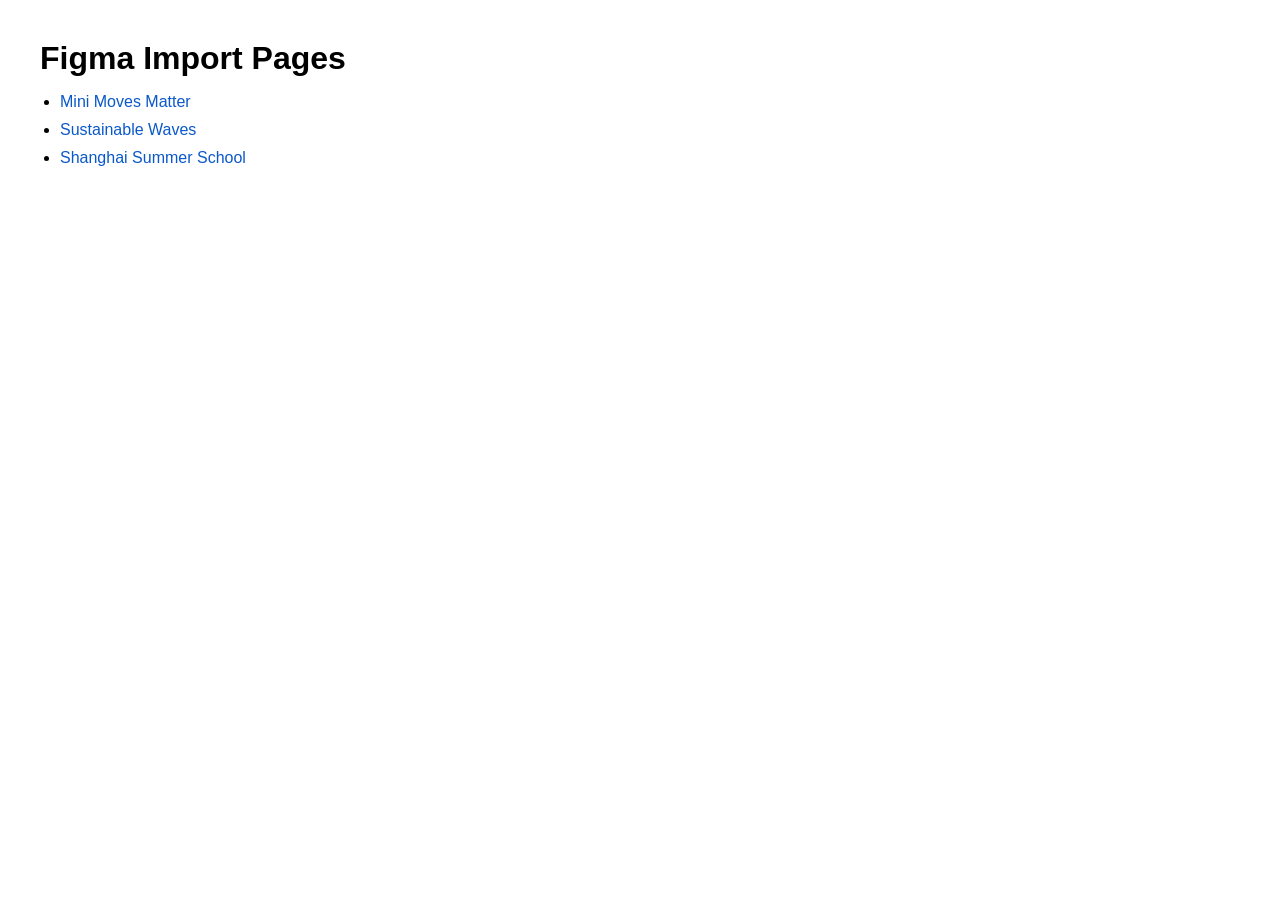
<file: web/figma-import/index.html>
<!DOCTYPE html>
<html lang="en">
<head>
  <meta charset="UTF-8" />
  <meta name="viewport" content="width=device-width, initial-scale=1.0" />
  <title>Figma Import Pages</title>
  <style>
    body { font-family: -apple-system, BlinkMacSystemFont, "Segoe UI", sans-serif; margin: 40px; }
    h1 { margin: 0 0 16px; }
    ul { margin: 0; padding-left: 20px; }
    li { margin-bottom: 10px; }
    a { color: #0a58ca; text-decoration: none; }
    a:hover { text-decoration: underline; }
  </style>
</head>
<body>
  <h1>Figma Import Pages</h1>
  <ul>
    <li><a href="./project-minimoves.html">Mini Moves Matter</a></li>
    <li><a href="./project-sustainable.html">Sustainable Waves</a></li>
    <li><a href="./project-summerschool.html">Shanghai Summer School</a></li>
  </ul>
</body>
</html>
</file>
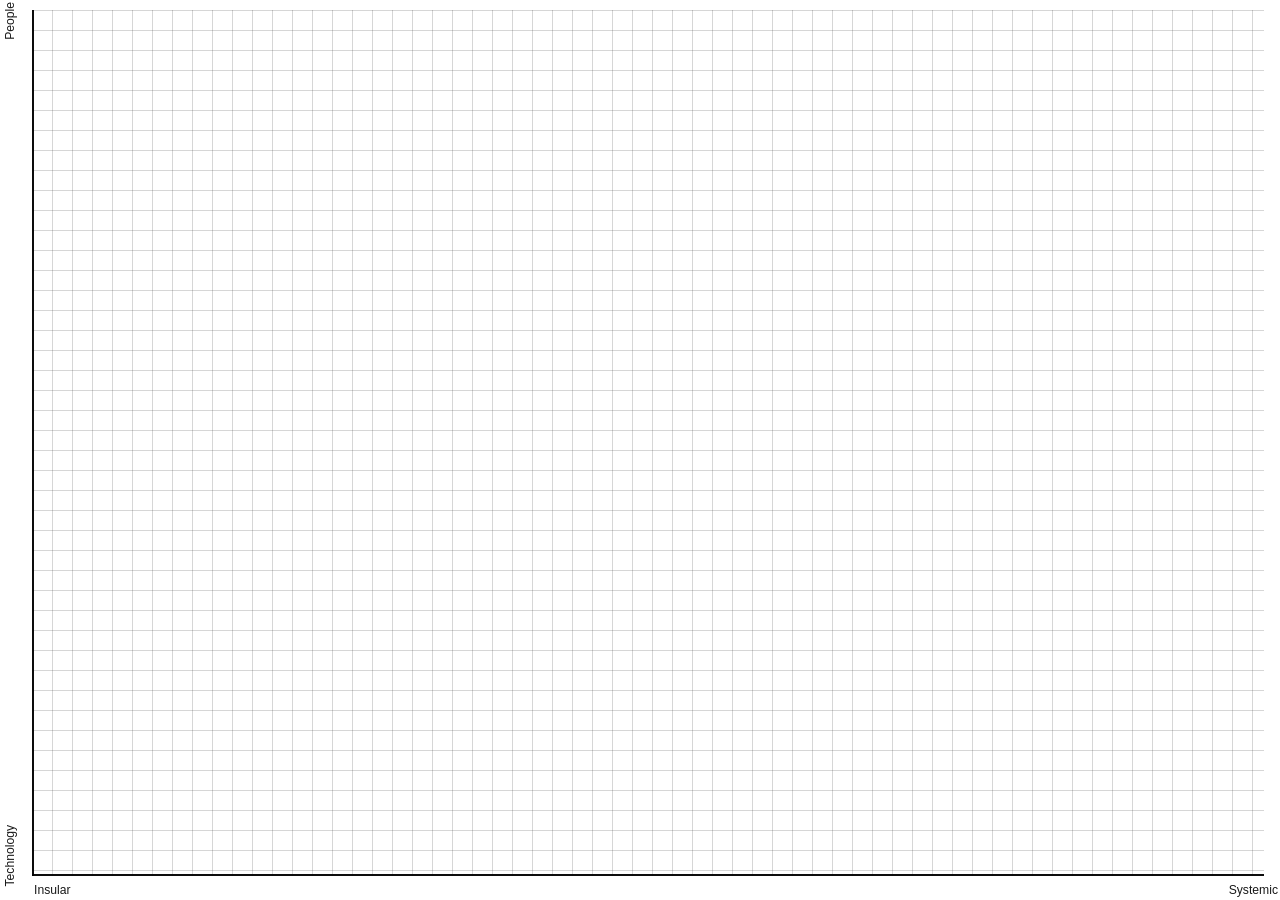
<file: web/figma-node-3008-820.html>
﻿<!doctype html>
<html lang="en">
<head>
  <meta charset="utf-8" />
  <meta name="viewport" content="width=device-width, initial-scale=1" />
  <title>Grid Axes</title>
  <style>
    :root {
      --frame-bg: #ffffff;
      --grid-line: rgba(0, 0, 0, 0.16);
      --axis: rgba(0, 0, 0, 0.95);
      --label: rgba(0, 0, 0, 0.9);
      --grid-step: 20px;
      --axis-stroke: 1.6px;

      /* Reserve space for labels so nothing is clipped */
      --pad-top: 10px;
      --pad-right: 16px;
      --pad-bottom: 24px;
      --pad-left: 32px;

      --font: "Manrope", "Atkinson Hyperlegible", sans-serif;
      --label-size: clamp(10px, 0.95vw, 14px);
    }

    * {
      box-sizing: border-box;
    }

    html,
    body {
      width: 100%;
      height: 100%;
      margin: 0;
      padding: 0;
      background: var(--frame-bg);
      overflow: hidden;
      font-family: var(--font);
    }

    .frame {
      position: relative;
      width: 100%;
      height: 100%;
      overflow: hidden;
      background: var(--frame-bg);
    }

    .canvas {
      position: absolute;
      inset: 0;
      padding: var(--pad-top) var(--pad-right) var(--pad-bottom) var(--pad-left);
      overflow: hidden;
      background: transparent;
    }

    .plot {
      position: relative;
      width: 100%;
      height: 100%;
      overflow: hidden;
      background: transparent;
      background-image:
        repeating-linear-gradient(
          to right,
          var(--grid-line) 0,
          var(--grid-line) 1px,
          transparent 1px,
          transparent var(--grid-step)
        ),
        repeating-linear-gradient(
          to bottom,
          var(--grid-line) 0,
          var(--grid-line) 1px,
          transparent 1px,
          transparent var(--grid-step)
        );
    }

    .axis-y,
    .axis-x {
      position: absolute;
      background: var(--axis);
    }

    .axis-y {
      left: 0;
      top: 0;
      bottom: 0;
      width: var(--axis-stroke);
    }

    .axis-x {
      left: 0;
      right: 0;
      bottom: 0;
      height: var(--axis-stroke);
    }

    .arrow-up,
    .arrow-right {
      position: absolute;
      width: 0;
      height: 0;
      display: block;
    }

    /* Real arrowheads (not X) */
    .arrow-up {
      left: calc(var(--axis-stroke) / 2 - 4px);
      top: -7px;
      border-left: 4px solid transparent;
      border-right: 4px solid transparent;
      border-bottom: 7px solid var(--axis);
    }

    .arrow-right {
      right: -7px;
      bottom: calc(var(--axis-stroke) / 2 - 4px);
      border-top: 4px solid transparent;
      border-bottom: 4px solid transparent;
      border-left: 7px solid var(--axis);
    }

    .label {
      position: absolute;
      margin: 0;
      color: var(--label);
      font-size: var(--label-size);
      font-weight: 400;
      line-height: 1;
      letter-spacing: 0;
      user-select: none;
      white-space: nowrap;
    }

    .label-vertical {
      writing-mode: vertical-rl;
      transform: rotate(180deg);
    }

    .label-people {
      left: 4px;
      top: 2px;
    }

    .label-technology {
      left: 4px;
      bottom: 14px;
    }

    .label-insular {
      left: 34px;
      bottom: 4px;
    }

    .label-systemic {
      right: 2px;
      bottom: 4px;
      text-align: right;
    }
  </style>
</head>
<body>
  <main class="frame" data-node-id="3008:820">
    <div class="canvas" data-node-id="3008:787">
      <section class="plot" aria-label="Grid and axis chart">
        <div class="axis-y" data-node-id="2997:3794" aria-hidden="true">
          <span class="arrow-up" aria-hidden="true"></span>
        </div>

        <div class="axis-x" data-node-id="2997:3795" aria-hidden="true">
          <span class="arrow-right" aria-hidden="true"></span>
        </div>
      </section>

      <p class="label label-vertical label-people" data-node-id="2997:3798">People</p>
      <p class="label label-vertical label-technology" data-node-id="2997:3796">Technology</p>
      <p class="label label-insular" data-node-id="2997:3797">Insular</p>
      <p class="label label-systemic" data-node-id="2997:3914">Systemic</p>
    </div>
  </main>
</body>
</html>
</file>
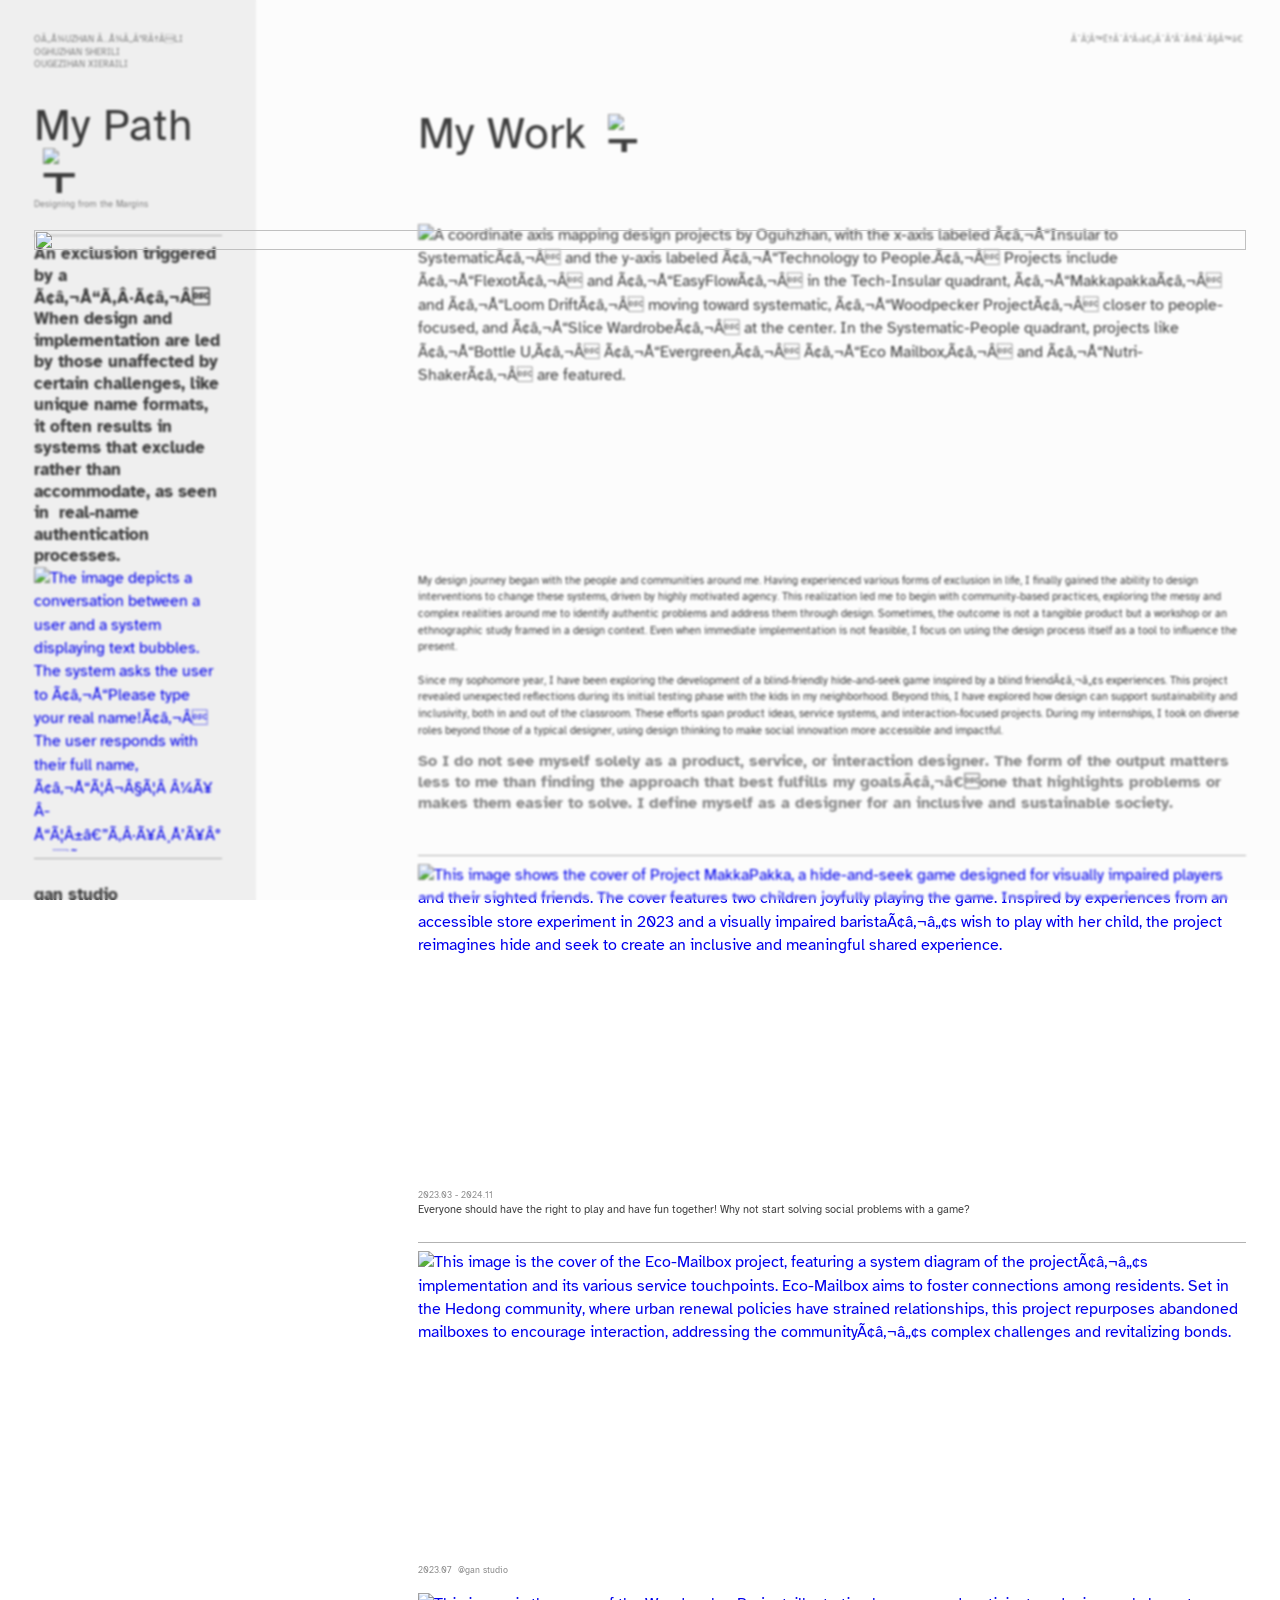
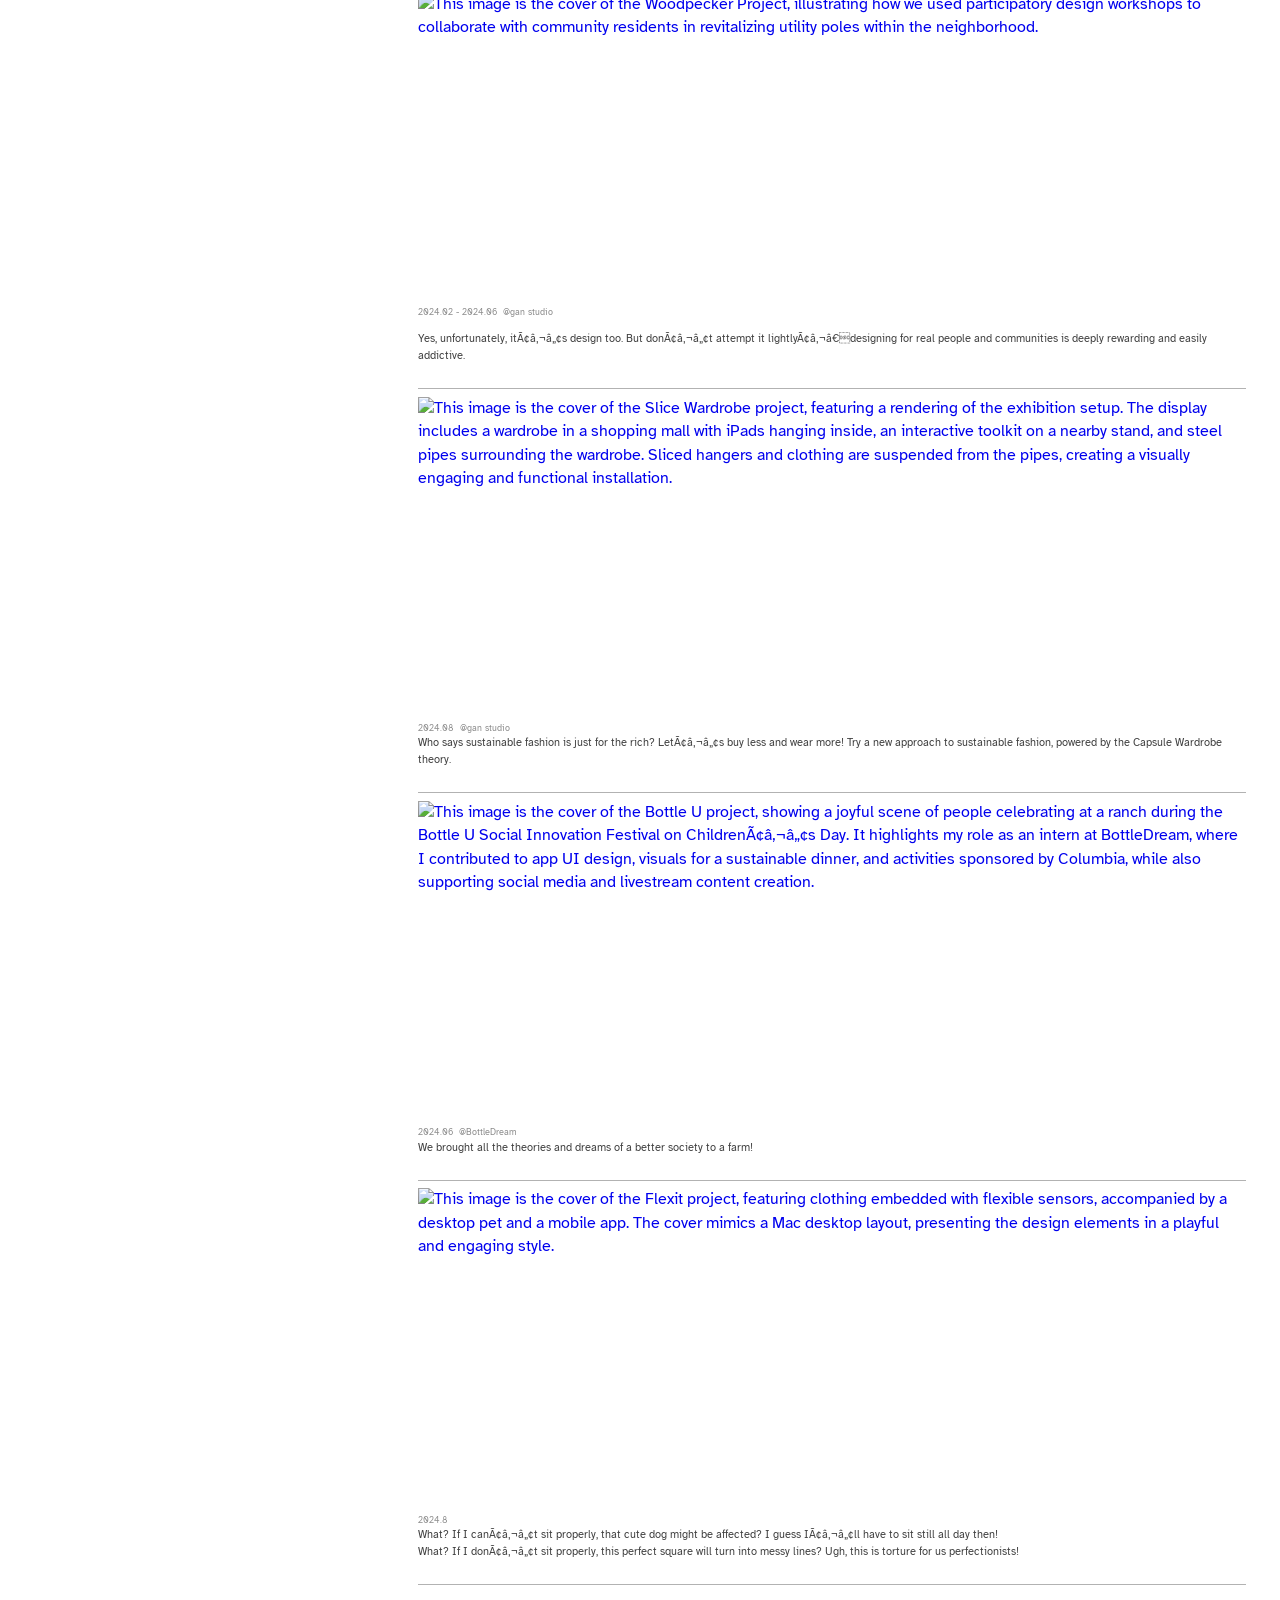
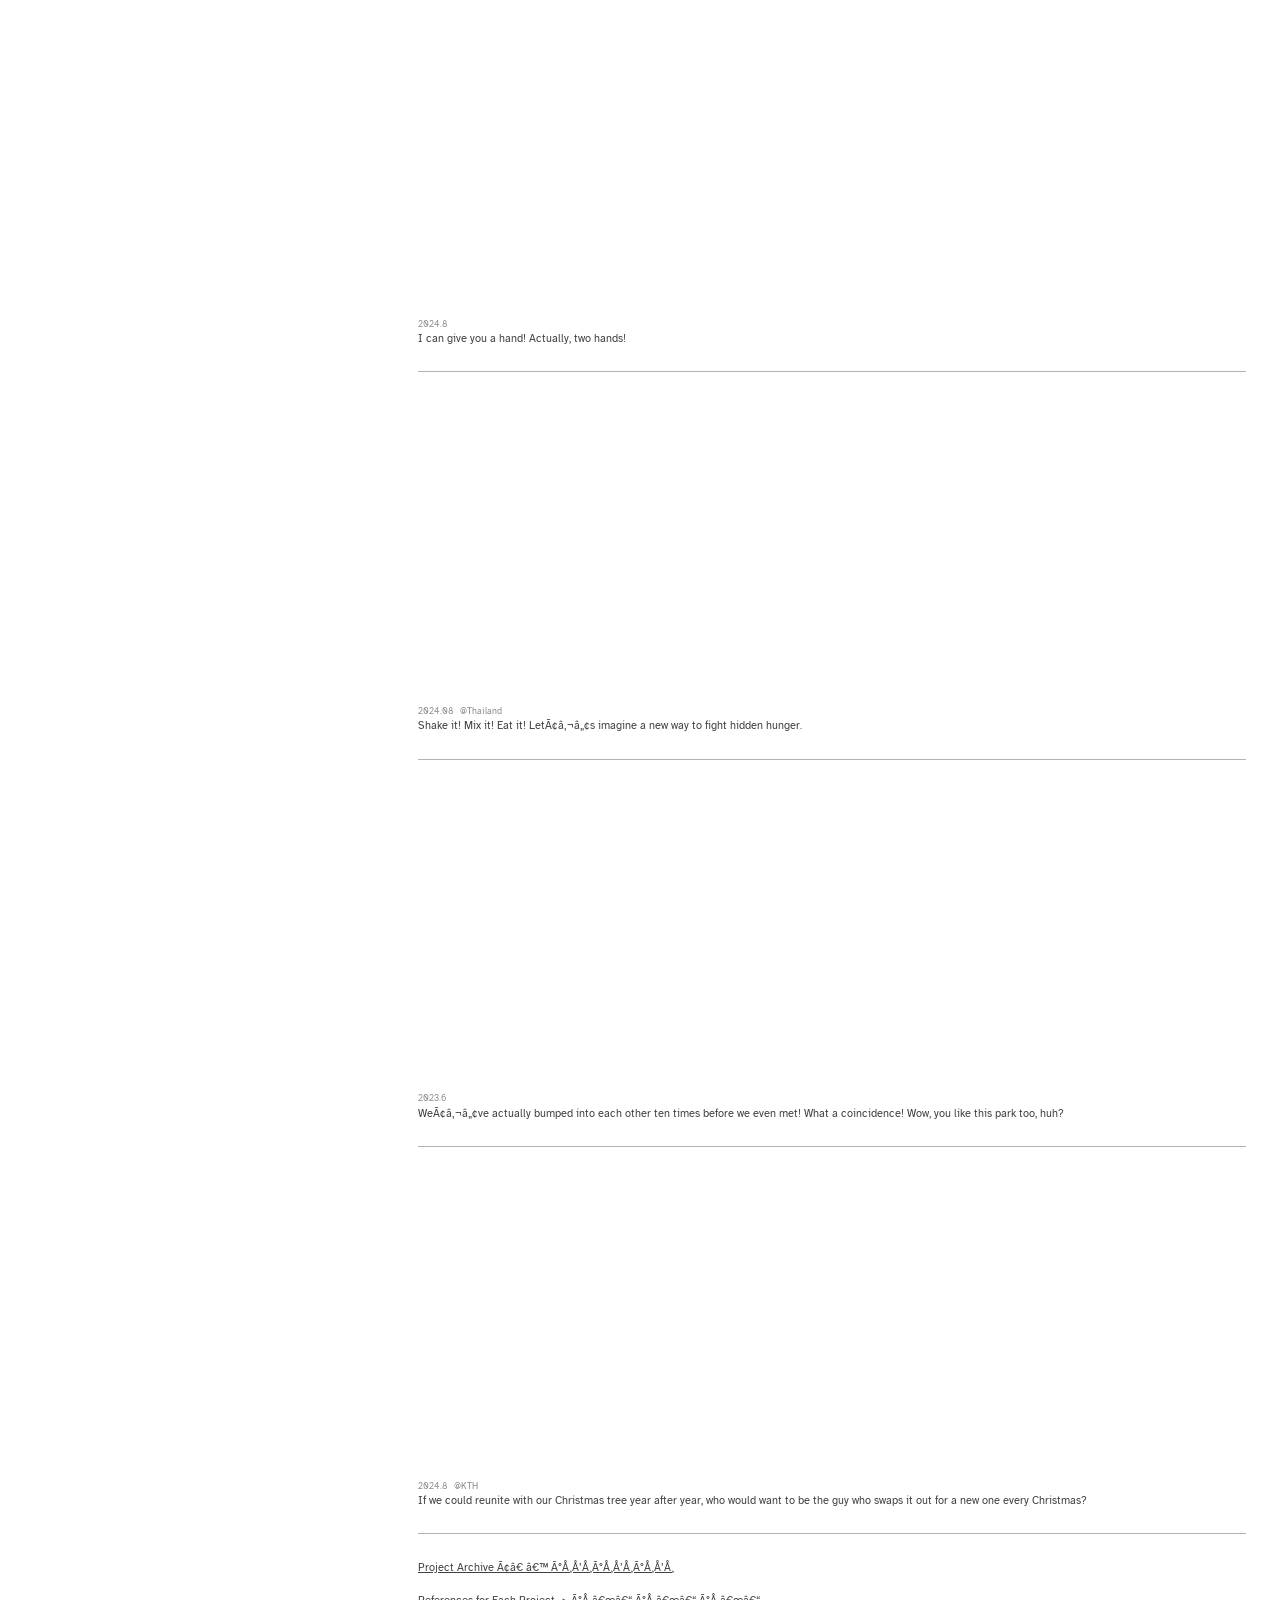
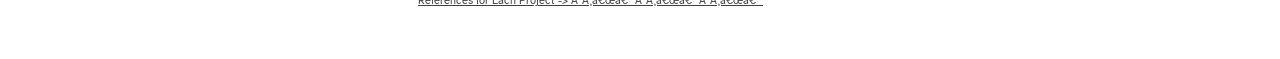
<file: web/Oghuzhan _wanna_be_changemaker_overlay.html>
﻿<!DOCTYPE html>
<!-- saved from url=(0033)./Oghuzhan _wanna_be_changemaker_overlay.html -->
<html class="" style="--base-size: 11.131200000000002px; --viewport-height: 773px; --min-viewport-height: 773px;">
<head>
<meta http-equiv="Content-Type" content="text/html; charset=UTF-8">
		
		<meta name="viewport" content="width=device-width, initial-scale=1, shrink-to-fit=no">

		
			<title>Oghuzhan _wanna_be_changemaker</title>
			<script>window.__PRELOADED_STATE__={"structure":{"byParent":{"root":[]},"bySort":{},"indexById":{},"liveIndexes":{}},"site":{"id":2656307,"direct_link":"https://570925.cargo.site","display_url":"570925.cargo.site","favicon_url":"https://freight.cargo.site/t/original/i/I2113605516825922314451688986568/Screenshot-2024-12-14-at-11.25.49.ico","site_url":"570925","domain":null,"domain_active":false,"domain_pending":false,"website_title":"Oghuzhan _wanna_be_changemaker","has_site_description":true,"site_description":"cargo.site","is_template":false,"access_level":"private"},"pages":{"byId":{}},"sets":{"byId":{}},"media":{"data":[]},"css":{},"siteDesign":{"images":{},"quick_view":{},"site":{"enableColorFilter":false,"enableHomeLinkActiveStates":false},"cart":{"theme":"light"},"contact_form":{"theme":"light"}},"frontendState":{"hasSiteModel":true,"hasScaffolding":true,"hasSiteDesign":true,"hasSiteCSS":true,"hasShopModel":false,"hasSitePackage":true,"pointerType":"mouse","quickView":{"mode":"default","inited":false,"autoScrolling":false,"elementArray":false,"activeIndex":0,"startingIndex":0},"contactForm":{"transition":false,"inited":false},"adminMode":false,"inAdminFrame":false,"renderedPages":[],"networkErrors":[],"pageNotFound":false,"fontsLoaded":[],"activeHashPurl":"","lastVisiblePid":null,"hostname":"570925.cargo.site"},"commerce":{"products":{},"cart":{},"shop":{}}}</script>
			<meta name="robots" content="noindex">

		<style id="static-css">html:has(body.editing)::-webkit-scrollbar{display:none !important}body.editing::-webkit-scrollbar{display:none !important}html:has(body.editing){-ms-overflow-style:none;scrollbar-width:none}body.editing{-ms-overflow-style:none;scrollbar-width:none}body.wf-initial-load *,html.wf-initial-load *{color:transparent !important;-webkit-text-stroke:0px transparent;text-shadow:0 0 transparent}html.wf-initial-load hr{background:none !important}body{--baseColor-accent: #FF0000;--baseColor-accent-rgb: 255, 0, 0;--baseColor-accent-reverse-rgb: 255, 255, 255}*{-webkit-box-sizing:border-box;-moz-box-sizing:border-box;box-sizing:border-box}:focus{outline:0}select,select *{text-rendering:auto !important}html,body{min-height:var(--viewport-height, 100vh);margin:0;padding:0}html{--mobile-scale: 1;font-size:var(--base-size);touch-action:manipulation;position:relative}html.mobile{font-size:calc(var(--base-size)*var(--mobile-scale))}body{-moz-osx-font-smoothing:grayscale;-webkit-font-smoothing:antialiased;-webkit-text-size-adjust:none;display:flex;flex-direction:column;width:100%;min-height:var(--viewport-height, 100vh);justify-content:flex-start;margin:0;padding:0;background-color:#fff}body.no-scroll{overflow:hidden}customhtml>*{position:relative;z-index:10}.page a.active,bodycopy * a{text-decoration-color:unset;-webkit-text-decoration-color:unset}.content{display:flex;flex-direction:column;align-items:flex-start;justify-content:flex-start;min-height:100%;position:relative;flex-grow:1;border-color:transparent;border-width:0}.pages{width:100%;flex:1 0 auto}@supports(height: 100svh){.page.stacked-page:not(.fixed){--viewport-height: 100svh}.page.stacked-page+.page.stacked-page:not(.fixed){--viewport-height: 100vh}body.mobile .content:has(.stacked-page) .page.pinned.overlay:not(.fixed){--viewport-height: 100svh}}.overlay-content{mix-blend-mode:var(--overlay-mix, normal)}.page{--split-backdrop-height: calc(var(--min-viewport-height) / 2);--split-content-height: calc(var(--viewport-height) - var(--split-backdrop-height));position:relative;display:flex;justify-content:center;flex-wrap:nowrap;flex-direction:row;max-width:100%;width:100%;flex:0;mix-blend-mode:var(--page-mix, normal)}.page.has-backdrop-filter{background-color:rgba(0, 0, 0, 0.01);backdrop-filter:var(--page-backdrop-filter, none);-webkit-backdrop-filter:var(--page-backdrop-filter, none)}.overlay-content .page{mix-blend-mode:unset}.overlay-content .page::after{content:" ";display:block;position:fixed;width:100dvw;height:100dvh;top:0;left:0;z-index:-1}.overlay-content.is-passthrough-overlay .page::after{display:none}.mobile .page{flex-wrap:wrap}.page.overlay{position:absolute}.page.pinned-top,.page.pinned-bottom{flex:0;z-index:2;left:0;right:0}.page.pinned-bottom{transform:unset}.page.pinned-bottom.loading{will-change:transform;transform:translate(0, 0, 0)}.page.pinned-top{top:0}.page.pinned-bottom{bottom:0}.page.fixed{position:fixed;max-height:var(--viewport-height, 100vh)}.page.fixed .page-layout{max-height:var(--viewport-height, 100vh)}.page.fixed.allow-scroll .page-content{max-height:var(--viewport-height, 100vh);scrollbar-width:none;-ms-overflow-style:none;-webkit-overflow-scrolling:touch;overflow-y:auto;overflow-x:hidden}.page.fixed.allow-scroll .page-content{pointer-events:auto}.page.fixed.allow-scroll .page-content::-webkit-scrollbar{width:0;background:0 0;display:none}.page.overlay{position:absolute}.page.overlay,.page.overlay .page-layout,.page.fixed,.page.fixed .page-layout{pointer-events:none}body.editing .page.overlay .page-content,body.editing .page.overlay .page-content *,body.editing .page.fixed .page-content,body.editing .page.fixed .page-content *,body.editing .page.fixed.allow-scroll .page-content,body.editing .page.fixed.allow-scroll .page-content *,body.editing .page:not([editing=true]){-moz-user-select:none;-webkit-user-select:none;-ms-user-select:none;user-select:none}body.editing .page.overlay[editing=true] .page-content,body.editing .page.overlay[editing=true] .page-content *,body.editing .page.fixed[editing=true] .page-content,body.editing .page.fixed[editing=true] .page-content *,body.editing .page.fixed.allow-scroll[editing=true] .page-content,body.editing .page.fixed.allow-scroll[editing=true] .page-content *{pointer-events:auto;-moz-user-select:auto;-webkit-user-select:auto;-ms-user-select:auto;user-select:auto}.page.fixed .page-content bodycopy a,.page.overlay .page-content bodycopy a,.page.fixed .page-content bodycopy img,.page.overlay .page-content bodycopy img,.page.fixed .page-content bodycopy iframe,.page.overlay .page-content bodycopy iframe,.page.fixed .page-content bodycopy video,.page.overlay .page-content bodycopy video,.page.fixed .page-content bodycopy audio,.page.overlay .page-content bodycopy audio,.page.fixed .page-content bodycopy input,.page.overlay .page-content bodycopy input,.page.fixed .page-content bodycopy button,.page.overlay .page-content bodycopy button,.page.fixed .page-content bodycopy audio-player,.page.overlay .page-content bodycopy audio-player,.page.fixed .page-content bodycopy shop-product,.page.overlay .page-content bodycopy shop-product,.page.fixed .page-content bodycopy details,.page.overlay .page-content bodycopy details,.page.overlay .page-content bodycopy .linked,.page.overlay .page-content bodycopy .zoomable,.page.fixed .page-content bodycopy .linked,.page.fixed .page-content bodycopy .zoomable,.page.fixed .page-content bodycopy gallery-slideshow,.page.overlay .page-content bodycopy gallery-slideshow{pointer-events:auto}.page-layout{flex-grow:1;position:relative;display:flex;flex-direction:row;align-items:flex-start;justify-content:flex-start;width:0%;mix-blend-mode:var(--page-layout-mix, normal)}.page-content{display:flex;flex-direction:row;height:100%;align-items:flex-start;border-color:transparent;border-width:0;width:100%;filter:var(--page-content-filter, none);-webkit-filter:var(--page-content-filter, none)}.page-content.has-content-backdrop-filter{backdrop-filter:var(--page-content-backdrop-filter, none);-webkit-backdrop-filter:var(--page-content-backdrop-filter, none)}.page-content.has-content-backdrop-filter:has(.empty-editor)::before{content:" ";display:block;height:1px;width:1px;overflow:hidden;position:absolute;top:0;left:0;background:rgba(0, 0, 0, 0.01)}.page.accepts-pointer-events *,.page-content.accepts-pointer-events,.page-content.accepts-pointer-events *{pointer-events:auto}[position=fixed]{position:fixed;overflow-y:auto;overflow-x:hidden;max-height:100vh;pointer-events:none}[position=fixed] bodycopy{pointer-events:auto}[position=absolute]{position:absolute}[position=relative]{position:relative}.top-pins [position=fixed],.top-pins [position=absolute]{top:0;left:0;right:0;z-index:999}.bottom-pins [position=fixed],.bottom-pins [position=absolute]{bottom:0;left:0;right:0;z-index:999}h1,h2,h3,h4,h5,h6,h7,h8,h9{contain:layout}.caption-background h1,.caption-background h2,.caption-background h3,.caption-background h4,.caption-background h5,.caption-background h6,.caption-background h7,.caption-background h8,.caption-background h9{contain:none}.overlay-content{position:fixed;inset:0;pointer-events:none;max-height:100dvh;--viewport-height: var(--viewport-height, 100vh);overflow:auto;--elastic-scroll: true}body.has-scrollable-overlay .content media-item::part(iframe),body.has-scrollable-overlay .content .behind-top-scrollable-overlay media-item::part(iframe){pointer-events:none;z-index:-1000}body.has-scrollable-overlay .overlay-content.top-overlay media-item::part(iframe){pointer-events:auto;z-index:unset}.overlay-content::-webkit-scrollbar{display:none}.overlay-content .page-layout{min-height:fit-content}.overlay-content .page,.overlay-content .page-content,.overlay-content .page-layout{pointer-events:auto}.overlay-content.is-passthrough-overlay .page,.overlay-content.is-passthrough-overlay .page-layout{pointer-events:none}.overlay-content.is-passthrough-overlay .page-content{pointer-events:auto}.overlay-content.is-content-passthrough-overlay .page,.overlay-content.is-content-passthrough-overlay .page-layout,.overlay-content.is-content-passthrough-overlay .page-content,.overlay-content.is-content-passthrough-overlay .page-content bodycopy{pointer-events:none}.overlay-content.is-content-passthrough-overlay .page-content bodycopy>*:not(column-set),.overlay-content.is-content-passthrough-overlay .page-content bodycopy column-unit *{pointer-events:auto}body.editing .overlay-content .page[editing=true] bodycopy,body.editing .overlay-content .page[editing=true] bodycopy>*{pointer-events:auto}.overlay-content.overlay-animating{--scroll-transition: unset!important;overflow:hidden}.overlay-content.overlay-open.overlay-animating .page{will-change:opacity,background-color;animation:overlayOpen var(--overlay-open-duration) var(--overlay-open-easing, "ease-in-out")}.overlay-content.overlay-open .page:has(.has-content-backdrop-filter):not(:has(.backdrop)){will-change:background-color;animation:overlayOpenWithoutOpacity var(--overlay-open-duration) var(--overlay-open-easing, "ease-in-out")}.overlay-content.overlay-close.overlay-animating .page{will-change:opacity,background-color;animation:overlayClose var(--overlay-close-duration) var(--overlay-close-easing, "ease-in-out")}.overlay-content.overlay-close .page:has(.has-content-backdrop-filter):not(:has(.backdrop)){will-change:background-color;animation:overlayCloseWithoutOpacity var(--overlay-close-duration) var(--overlay-close-easing, "ease-in-out")}.overlay-content.overlay-open.overlay-animating .page-content{will-change:transform,clip-path;animation:overlayOpenContent var(--overlay-open-duration) var(--overlay-open-easing, "ease-in-out")}.overlay-content.overlay-open.overlay-animating .page-content.has-content-backdrop-filter{will-change:transform,clip-path,opacity;animation:overlayOpenContent var(--overlay-open-duration) var(--overlay-open-easing, "ease-in-out"),overlayOpenOpacity var(--overlay-open-duration) var(--overlay-open-easing, "ease-in-out")}.overlay-content.overlay-close.overlay-animating .page-content{will-change:transform,clip-path;animation:overlayCloseContent var(--overlay-close-duration) var(--overlay-close-easing, "ease-in-out")}.overlay-content.overlay-close.overlay-animating .page-content.has-content-backdrop-filter{will-change:transform,clip-path,opacity;animation:overlayCloseContent var(--overlay-close-duration) var(--overlay-close-easing, "ease-in-out"),overlayCloseOpacity var(--overlay-close-duration) var(--overlay-close-easing, "ease-in-out")}.overlay-content.touch-overscroll-transform .page-content{transform:var(--touch-overscroll-transform, translate(0px, 0px)) !important}@keyframes scrollAnimationFadeIn-1{0%{opacity:0}15%{opacity:1}}@keyframes scrollAnimationFadeIn-2{0%{opacity:0}22.5%{opacity:1}100%{opacity:1}}@keyframes scrollAnimationFadeIn-3{0%{opacity:0}38%{opacity:1}100%{opacity:1}}@keyframes scrollAnimationFadeOut-1{85%{opacity:1}100%{opacity:0}}@keyframes scrollAnimationFadeOut-2{0%{opacity:1}77.5%{opacity:1}100%{opacity:0}}@keyframes scrollAnimationFadeOut-3{0%{opacity:1}65%{opacity:1}100%{opacity:0}}@keyframes scrollAnimationFadeInOut-1{0%{opacity:0}15%{opacity:1}85%{opacity:1}100%{opacity:0}}@keyframes scrollAnimationFadeInOut-2{0%{opacity:0}20%{opacity:1}82.5%{opacity:1}100%{opacity:0}}@keyframes scrollAnimationFadeInOut-3{0%{opacity:0}30%{opacity:1}75%{opacity:1}100%{opacity:0}}@keyframes scrollAnimationFlyIn-1{0%{transform:translateY(5vh)}15%{transform:scale(1)}85%{transform:scale(1)}100%{transform:scale(1)}}@keyframes scrollAnimationFlyIn-2{0%{transform:translateY(10vh)}30%{transform:scale(1)}70%{transform:scale(1)}100%{transform:scale(1)}}@keyframes scrollAnimationFlyIn-3{0%{transform:translateY(20vh)}35%{transform:scale(1)}65%{transform:scale(1)}100%{transform:scale(1)}}@keyframes scrollAnimationFlyInFadeIn-1{0%{opacity:.4;transform:translateY(25px)}50%{opacity:1;transform:translateY(0px)}}@keyframes scrollAnimationFlyInFadeIn-2{0%{opacity:0;transform:translateY(50px)}50%{opacity:1;transform:translateY(0vh)}}@keyframes scrollAnimationFlyInFadeIn-3{0%{opacity:0;transform:translateY(100px)}50%{opacity:1;transform:translateY(0vh)}}@keyframes scrollAnimationFlyOut-1{35%{transform:scale(1)}85%{transform:scale(1)}100%{transform:translateY(-5vh)}}@keyframes scrollAnimationFlyOut-2{35%{transform:scale(1)}70%{transform:scale(1)}100%{transform:translateY(-10vh)}}@keyframes scrollAnimationFlyOut-3{35%{transform:scale(1)}65%{transform:scale(1)}100%{transform:translateY(-20vh)}}@keyframes scrollAnimationFlyInOut-1{0%{transform:translateY(5vh)}35%{transform:scale(1)}85%{transform:scale(1)}100%{transform:translateY(-5vh)}}@keyframes scrollAnimationFlyInOut-2{0%{transform:translateY(10vh)}35%{transform:scale(1)}70%{transform:scale(1)}100%{transform:translateY(-10vh)}}@keyframes scrollAnimationFlyInOut-3{0%{transform:translateY(20vh)}35%{transform:scale(1)}65%{transform:scale(1)}100%{transform:translateY(-20vh)}}@keyframes scrollAnimationBlurIn-1{0%{filter:blur(5px)}10%{filter:blur(5px)}30%{filter:blur(0px)}}@keyframes scrollAnimationBlurIn-2{0%{filter:blur(8px)}12.5%{filter:blur(8px)}35%{filter:blur(0px)}}@keyframes scrollAnimationBlurIn-3{0%{filter:blur(13px)}15%{filter:blur(13px)}40%{filter:blur(0px)}}@keyframes scrollAnimationScaleInOut-1{0%{transform:scale(0.875);transform-origin:50% 0%}50%{transform:scale(1);transform-origin:50% 50%}100%{transform:scale(0.875);transform-origin:50% 100%}}@keyframes scrollAnimationScaleInOut-2{0%{transform:scale(0.6);transform-origin:50% 0%}50%{transform:scale(1);transform-origin:50% 50%}100%{transform:scale(0.6);transform-origin:50% 100%}}@keyframes scrollAnimationScaleInOut-3{0%{transform:scale(0.4);transform-origin:50% 0%}50%{transform:scale(1);transform-origin:50% 50%}100%{transform:scale(0.4);transform-origin:50% 100%}}@keyframes scrollAnimationScaleIn-1{0%{transform:scale(0.875);transform-origin:50% 0%}50%{transform:scale(1);transform-origin:50% 0%}100%{transform:scale(1);transform-origin:50% 0%}}@keyframes scrollAnimationScaleIn-2{0%{transform:scale(0.6);transform-origin:50% 0%}50%{transform:scale(1);transform-origin:50% 0%}100%{transform:scale(1);transform-origin:50% 0%}}@keyframes scrollAnimationScaleIn-3{0%{transform:scale(0.4);transform-origin:50% 0%}50%{transform:scale(1);transform-origin:50% 0%}100%{transform:scale(1);transform-origin:50% 0%}}@keyframes scrollAnimationScaleOut-1{0%{transform:scale(1);transform-origin:50% 100%}50%{transform:scale(1);transform-origin:50% 100%}100%{transform:scale(0.875);transform-origin:50% 100%}}@keyframes scrollAnimationScaleOut-2{0%{transform:scale(1);transform-origin:50% 100%}50%{transform:scale(1);transform-origin:50% 100%}100%{transform:scale(0.6);transform-origin:50% 100%}}@keyframes scrollAnimationScaleOut-3{0%{transform:scale(1);transform-origin:50% 100%}50%{transform:scale(1);transform-origin:50% 100%}100%{transform:scale(0.4);transform-origin:50% 100%}}@keyframes scrollAnimationHelix-1{0%{transform:perspective(4000px) rotatey(35deg) rotatez(1.5deg)}100%{transform:perspective(4000px) rotatey(-35deg) rotatez(-1.5deg)}}@keyframes scrollAnimationHelix-2{0%{transform:perspective(3000px) rotatey(60deg) rotatez(2deg)}100%{transform:perspective(3000px) rotatey(-60deg) rotatez(-2deg)}}@keyframes scrollAnimationHelix-3{0%{transform:perspective(2000px) rotatey(90deg) rotatez(3deg)}100%{transform:perspective(2000px) rotatey(-90deg) rotatez(-3deg)}}@keyframes scrollAnimationConveyor-1{0%{transform:perspective(2500px) translateZ(25em) rotateX(45deg)}40%{transform:perspective(2500px) rotateX(0deg)}100%{transform:perspective(2500px) rotateX(0deg)}}@keyframes scrollAnimationConveyor-2{0%{transform:perspective(2400px) translateZ(30em) rotateX(60deg)}50%{transform:perspective(2400px) rotateX(0deg)}100%{transform:perspective(2400px) rotateX(0deg)}}@keyframes scrollAnimationConveyor-3{0%{transform:perspective(2300px) translateZ(45em) rotateX(85deg)}60%{transform:perspective(2300px) rotateX(0deg)}100%{transform:perspective(2300px) rotateX(0deg)}}@keyframes scrollAnimationRebound-1{0%{transform:perspective(2100px) translateZ(-30em) rotateX(50deg);transform-origin:50% 100%}47%{transform:perspective(2100px) translateZ(0em) rotateX(0deg);transform-origin:50% 50%}53%{transform:perspective(2100px) translateZ(0em) rotateX(0deg);transform-origin:50% 50%}100%{transform:perspective(2100px) translateZ(-30em) rotateX(-50deg);transform-origin:50% 0%}}@keyframes scrollAnimationRebound-2{0%{transform:perspective(1800px) translateZ(-50em) rotateX(70deg);transform-origin:50% 100%}47%{transform:perspective(1800px) translateZ(0em) rotateX(0deg);transform-origin:50% 50%}53%{transform:perspective(1800px) translateZ(0em) rotateX(0deg);transform-origin:50% 50%}100%{transform:perspective(1800px) translateZ(-50em) rotateX(-70deg);transform-origin:50% 0%}}@keyframes scrollAnimationRebound-3{0%{transform:perspective(1300px) translateZ(-70em) rotateX(90deg);transform-origin:50% 100%}47%{transform:perspective(1300px) translateZ(0em) rotateX(0deg);transform-origin:50% 50%}53%{transform:perspective(1300px) translateZ(0em) rotateX(0deg);transform-origin:50% 50%}100%{transform:perspective(1300px) translateZ(-70em) rotateX(-90deg);transform-origin:50% 0%}}@keyframes scrollTransitionFadeUp-1{0%{opacity:0;transform:translateY(25px)}25%{opacity:1;transform:translateY(0vh)}}@keyframes scrollTransitionFadeUp-2{0%{opacity:0;transform:translateY(40px)}25%{opacity:1;transform:translateY(0vh)}}@keyframes scrollTransitionFadeUp-3{0%{opacity:0;transform:translateY(50px)}25%{opacity:1;transform:translateY(0vh)}}@keyframes scrollTransitionScaleUp-1{0%{opacity:0;transform:scale(0.95)}25%{opacity:1;transform:scale(1)}}@keyframes scrollTransitionScaleUp-2{0%{opacity:0;transform:scale(0.875)}25%{opacity:1;transform:scale(1)}}@keyframes scrollTransitionScaleUp-3{0%{opacity:0;transform:scale(0.75)}25%{opacity:1;transform:scale(1)}}@keyframes scrollAnimationTwistUp-1{0%{opacity:0;transform:translateY(25px) rotateY(27deg) rotateZ(1.5deg) perspective(4000px)}25%{opacity:1;transform:translateY(0vh)}}@keyframes scrollAnimationTwistUp-2{0%{opacity:0;transform:translateY(40px) rotateY(35deg) rotateZ(2deg) perspective(3000px)}25%{opacity:1;transform:translateY(0vh)}}@keyframes scrollAnimationTwistUp-3{0%{opacity:0;transform:translateY(65px) rotateY(40deg) rotateZ(3deg) perspective(2000px)}25%{opacity:1;transform:translateY(0vh)}}@keyframes scrollTransitionBlurIn-1{0%{filter:blur(5px);transform:scale(0.992)}25%{filter:blur(0px);transform:scale(1)}}@keyframes scrollTransitionBlurIn-2{0%{filter:blur(8px);transform:scale(0.992)}25%{filter:blur(0px);transform:scale(1)}}@keyframes scrollTransitionBlurIn-3{0%{filter:blur(13px);transform:scale(0.992)}25%{filter:blur(0px);transform:scale(1)}}@keyframes scrollTransitionColorIn-1{0%{filter:saturate(50%)}32%{filter:saturate(100%)}}@keyframes scrollTransitionColorIn-2{0%{filter:saturate(25%)}32%{filter:saturate(100%)}}@keyframes scrollTransitionColorIn-3{0%{filter:saturate(0%)}32%{filter:saturate(100%)}}@keyframes scrollTransitionRebound-1{0%{transform:perspective(1500px) translateZ(0em) rotateX(30deg);transform-origin:50% 100%;opacity:0}25%{transform:perspective(1500px) translateZ(0em) rotateX(0deg);transform-origin:50% 50%;opacity:1}}@keyframes scrollTransitionRebound-2{0%{transform:perspective(1800px) translateZ(-50em) rotateX(70deg);transform-origin:50% 100%}47%{transform:perspective(1800px) translateZ(0em) rotateX(0deg);transform-origin:50% 50%}53%{transform:perspective(1800px) translateZ(0em) rotateX(0deg);transform-origin:50% 50%}100%{transform:perspective(1800px) translateZ(-50em) rotateX(-70deg);transform-origin:50% 0%}}@keyframes scrollTransitionRebound-3{0%{transform:perspective(1300px) translateZ(-70em) rotateX(90deg);transform-origin:50% 100%}47%{transform:perspective(1300px) translateZ(0em) rotateX(0deg);transform-origin:50% 50%}53%{transform:perspective(1300px) translateZ(0em) rotateX(0deg);transform-origin:50% 50%}100%{transform:perspective(1300px) translateZ(-70em) rotateX(-90deg);transform-origin:50% 0%}}@keyframes LooseHinge-1{0%{transform:rotate(5deg);transform-origin:0% 0%}50%{transform:rotate(0deg);transform-origin:50% 50%}100%{transform:rotate(5deg);transform-origin:100% 100%}}@keyframes LooseHinge-2{0%{transform:rotate(10deg);transform-origin:0% 0%}50%{transform:rotate(0deg);transform-origin:50% 50%}100%{transform:rotate(10deg);transform-origin:100% 100%}}@keyframes LooseHinge-3{0%{transform:rotate(30deg);transform-origin:0% 0%}50%{transform:rotate(0deg);transform-origin:50% 50%}100%{transform:rotate(30deg);transform-origin:100% 100%}}@keyframes overlayOpen{from{opacity:var(--overlay-open-from-opacity, 1);background-color:var(--overlay-open-from-background-color, transparent)}to{opacity:1}}@keyframes overlayOpenWithoutOpacity{from{background-color:var(--overlay-open-from-background-color, transparent)}}@keyframes overlayOpenOpacity{from{opacity:var(--overlay-open-from-opacity, 1)}to{opacity:1}}@keyframes overlayOpenContent{from{transform:var(--overlay-open-content-from-transform, translate3d(0, 0, 0));clip-path:var(--overlay-open-content-from-clip-mask, inset(0% 0% 0% 0%))}to{transform:translate3d(0, 0, 0);clip-path:var(--overlay-open-content-to-clip-mask, inset(0% 0% 0% 0%))}}@keyframes overlayClose{to{opacity:var(--overlay-close-to-opacity, 1);background-color:var(--overlay-close-to-background-color, transparent)}}@keyframes overlayCloseWithoutOpacity{to{background-color:var(--overlay-close-to-background-color, transparent)}}@keyframes overlayCloseOpacity{to{opacity:var(--overlay-close-to-opacity, 1)}}@keyframes overlayCloseContent{from{transform:translate3d(0, 0, 0);clip-path:var(--overlay-close-content-from-clip-mask, inset(0% 0% 0% 0%))}to{transform:var(--overlay-close-content-to-transform, translate3d(0, 0, 0));clip-path:var(--overlay-close-content-to-clip-mask, inset(0% 0% 0% 0%))}}.backdrop{contain:layout}.has-backdrop-filter .backdrop-contents::after{backdrop-filter:var(--page-backdrop-filter, none);-webkit-backdrop-filter:var(--page-backdrop-filter, none);position:absolute;width:100%;height:100%;content:"";inset:0;z-index:1;pointer-events:none}.backdrop:not(.clip){-webkit-transform:translate(0px, 0px)}.backdrop>.backdrop-contents{transition:opacity .5s ease-in-out;opacity:0;top:0;bottom:0;width:100%;position:sticky;height:100%;max-height:100vh;overflow:hidden}.backdrop-contents.loaded{opacity:1}.backdrop.clip .backdrop-contents.above,.backdrop.clip .backdrop-contents.below{display:none}.backdrop.clip .backdrop-contents{will-change:display,opacity,transform,clip-path}.backdrop>.backdrop-contents [data-backdrop]{height:100%}.backdrop.clip{contain:none;overflow:hidden;clip-path:inset(0% 0% 0% 0%)}.clip>.backdrop-contents{height:calc(100vh + .5px);width:var(--backdrop-width, 100%);position:fixed}.backdrop{flex-shrink:0;width:100%;order:1;position:absolute;top:0;left:0;right:0;bottom:0}.wallpaper-navigation{position:absolute;inset:var(--pin-padding-top, 0) 0 var(--pin-padding-bottom, 0) 0;z-index:10;pointer-events:none !important;display:flex;justify-content:center;flex-wrap:wrap;flex-direction:row;max-width:100%;width:100%;flex:0}.wallpaper-navigation .page-content,.wallpaper-navigation .page-layout{background:none;background-color:transparent;visibility:hidden}.wallpaper-navigation .backdrop.clip{contain:none;overflow:hidden;clip-path:inset(0% 0% 0% 0%)}.wallpaper-navigation .backdrop.clip>.wallpaper-slideshow{position:fixed}.wallpaper-navigation .wallpaper-slideshow{top:0;bottom:0;position:sticky;transform:translate3d(0, 0, 0);height:calc(100% + .5px);max-height:calc(var(--viewport-height, 100vh) + .5px)}::part(slideshow-nav){transition:opacity 222ms ease-in-out;pointer-events:none;-moz-user-select:none;-webkit-user-select:none;-ms-user-select:none;user-select:none;-webkit-tap-highlight-color:transparent;-webkit-touch-callout:none;--button-size: 30px;--button-inset: 20px;--button-icon-color: rgba(255, 255, 255, 0.9);--button-icon-scale: 1;--button-icon-stroke-width: 1.5px;--button-icon-stroke-linecap: butt;--button-background-color: rgba(87, 87, 87, 0.35);--button-background-radius: 50%;--button-active-opacity: 0.7}::part(slideshow-nav-previous-button){pointer-events:auto;cursor:pointer;position:absolute;top:0;left:0;bottom:0}::part(slideshow-nav-next-button){pointer-events:auto;cursor:pointer;position:absolute;top:0;right:0;bottom:0}::part(slideshow-nav-close-button){pointer-events:auto;cursor:pointer;position:absolute;top:0;right:0}::part(slideshow-nav-prev){position:absolute;top:0;bottom:0;left:var(--button-inset, 0px);margin:auto;width:36px;height:36px}::part(slideshow-nav-next){position:absolute;top:0;bottom:0;right:var(--button-inset, 0px);margin:auto;width:36px;height:36px;transform:scaleX(-1)}::part(slideshow-nav-close){position:absolute;top:var(--button-inset, 0px);right:var(--button-inset, 0px);margin:auto;width:36px;height:36px}::part(slideshow-nav-prev),::part(slideshow-nav-next),::part(slideshow-nav-close){height:var(--button-size);width:var(--button-size)}::part(slideshow-nav-previous-button):active,::part(slideshow-nav-next-button):active,::part(slideshow-nav-close-button):active{opacity:var(--button-active-opacity, 0.7)}::part(slideshow-nav-background){stroke:none !important;fill:var(--button-background-color);rx:var(--button-background-radius)}::part(slideshow-nav-arrow),::part(slideshow-nav-x){fill:none !important;stroke:var(--button-icon-color);stroke-width:var(--button-icon-stroke-width);stroke-linecap:var(--button-icon-stroke-linecap);transform:scale(var(--button-icon-scale));transform-origin:center}bodycopy{display:block;contain:layout;word-wrap:break-word;position:relative;max-width:100%;width:100%;-webkit-nbsp-mode:normal;--font-scale: 1}bodycopy *{border-width:0}a{color:inherit}a.image-link,a.image-link:hover,a.image-link:active,a.icon-link,a.icon-link:hover,a.icon-link:active{border-bottom:none;text-decoration:none}[contenteditable=true] a:active,[contenteditable=true] .linked:active,[contenteditable=true] .zoomable:active{opacity:1}s *{text-transform:inherit}small{max-width:100%;text-decoration:inherit}b,strong{font-weight:bolder}.small-caps{font-variant:small-caps;text-transform:lowercase}.no-wrap{white-space:nowrap}.page_background{position:absolute;top:0;left:0;width:100%;height:100%}media-item::part(placeholder){border:1px solid rgba(0, 0, 0, 0.15) !important;overflow:hidden}media-item::part(placeholder-svg){background:#fff;display:block;width:100%;height:100%}media-item::part(placeholder-line){stroke:rgba(0, 0, 0, 0.1) !important}media-item::part(placeholder-rect){fill:rgba(0, 0, 0, 0.05);height:100%;width:100%}media-item .caption.empty{display:none}.tag-separator:before{content:", "}media-item[drag=true]::part(media),[contenteditable=true] iframe{pointer-events:none}column-set+*{--gutter-expand: 1}gallery-grid+*{--gutter-expand: 1}gallery-columnized+*{--gutter-expand: 1}gallery-justify+*{--gutter-expand: 1}media-item+*{--gutter-expand: 1}column-unit>*:first-child{--gutter-expand: 0}marquee-set h1,marquee-set h2,marquee-set h3,marquee-set h4,marquee-set h5,marquee-set h6,marquee-set h7,marquee-set h8,marquee-set h9{vertical-align:text-bottom;display:inline-block}marquee-set{pointer-events:auto}gallery-slideshow media-item figcaption.caption{display:var(--display-slideshow-captions, none);transform:var(--slideshow-caption-transform, translateX(0px));opacity:var(--slideshow-caption-opacity, 0);text-align:var(--slideshow-caption-align);transition-property:opacity;transition-duration:var(--slideshow-caption-transition-duration, 0.1s);will-change:opacity,transform;position:relative}gallery-slideshow media-item::part(sizing-frame){margin:auto 0;flex-grow:0}gallery-slideshow media-item::part(frame){display:flex;flex-wrap:wrap;width:var(--item-width);height:var(--slide-height);align-content:var(--slideshow-vertical-align);align-self:var(--slideshow-horizontal-align)}body>media-item[no-component]{all:unset !important;border:none !important;padding:0 !important;position:fixed !important;z-index:5000 !important;pointer-events:none !important;background:none !important;inset:0 !important;overflow:hidden !important}body.slideshow-scrub-dragging *{cursor:ew-resize !important}button#edit.edit{appearance:none;-webkit-appearance:none;border:none;cursor:pointer;font-size:var(--fontSize-default);font-family:var(--fontFamily-default);padding:0;text-align:left;white-space:nowrap;background:transparent;display:flex;margin:0;border-radius:3px 0 0 3px;pointer-events:auto;position:fixed;top:50%;transform:translate(0, -50%);right:400px;height:36px;width:12px;z-index:999;cursor:pointer;background-color:rgba(140, 140, 140, 0.4);padding-left:2px;margin-right:5px;width:20px;cursor:pointer;margin:0;right:0}button#edit.edit:active{opacity:.7;user-select:none}button#edit.edit svg{padding:0;width:16px;height:36px;margin-left:2px;opacity:1}button#edit.edit svg path{fill:#fff}.quick-view{--font-scale: 1;--resize-parent-width: unset;width:80%;height:80%;margin-top:auto;margin-right:auto;margin-bottom:auto;margin-left:auto;padding:5rem;padding-top:5rem;padding-right:5rem;padding-bottom:5rem;padding-left:5rem;display:flex;z-index:5001;transform:translateZ(999px);position:fixed;top:0;left:0;right:0;bottom:0;-webkit-text-size-adjust:100%;-ms-touch-action:none;touch-action:none;line-height:initial;letter-spacing:initial}.quick-view .caption{font-size:clamp(14.5px,var(--font-scale, 1)*var(--font-size, 14.5px),2.4rem)}.quick-view-frame{position:relative;display:flex;height:100%;width:100%}.quick-view-content{height:100%;width:auto}.quick-view-background{backdrop-filter:var(--quick-view-backdrop-filter, none);-webkit-backdrop-filter:var(--quick-view-backdrop-filter, none);transition:backdrop-filter .2s ease}.quick-view.quick-view-navigation{display:block;z-index:5002;position:fixed;inset:0;pointer-events:none;transform:translateZ(999px)}.quick-view::part(slideshow-nav){transition:opacity 222ms ease-in-out;position:absolute;z-index:99;inset:0;pointer-events:none}.pagination-watcher{pointer-events:none;height:1px;margin-top:-1px;width:100%}html,body{overflow-anchor:none}.colorfilter-color,.colorfilter-base{position:absolute;inset:0;pointer-events:none}.colorfilter-color{z-index:9995;display:block;background-color:var(--colorfilter-color, #FF0000);mix-blend-mode:var(--colorfilter-mix, lighten);opacity:var(--colorfilter-color-opacity, 0)}.colorfilter-base{display:block;backdrop-filter:grayscale(clamp(0, var(--colorfilter-grayscale, 0), var(--colorfilter-color-opacity, 0))) brightness(var(--colorfilter-brightness, 1)) contrast(var(--colorfilter-contrast, 1)) invert(var(--colorfilter-invert, 0));-webkit-backdrop-filter:grayscale(clamp(0, var(--colorfilter-grayscale, 0), var(--colorfilter-color-opacity, 0))) brightness(var(--colorfilter-brightness, 1)) contrast(var(--colorfilter-contrast, 1)) invert(var(--colorfilter-invert, 0));z-index:9994}#editor-overlay.safari,.colorfilter-base.safari,.colorfilter-color.safari,#cargo-dotsite.safari{transform:translateZ(0px);animation:loopTranslate .5s steps(2, end) infinite}@keyframes loopTranslate{0%{transform:translateZ(0px)}50%{transform:translateZ(1px)}100%{transform:translateZ(0px)}}.flying-object{position:fixed;top:0;left:0;width:100vw;height:100vh;z-index:9999;overflow:hidden}.flying-object media-item{position:fixed;top:0;left:0}.flying-object,.flying-object *{user-select:none;pointer-events:none !important}body.audio-player-dragging,body.audio-player-dragging audio-player,body.audio-player-dragging *{cursor:ew-resize}audio-player[browser-default=true]{padding:unset;margin:unset;outline:unset;background:unset;border:unset;transform:unset;height:unset;position:relative;display:inline-block}audio-player::part(button){background:transparent;cursor:pointer;flex-shrink:0;align-items:center;justify-content:center;display:inline-flex;width:.7em;contain:layout}audio-player::part(separator){height:100%}audio-player::part(buffer){height:100%}audio-player::part(time-bar){height:100%;display:flex;justify-content:space-between;align-content:center;margin:auto 0;width:0%;flex-grow:1;height:100%}audio-player::part(progress){background:transparent;height:100%}audio-player::part(play-icon),audio-player::part(pause-icon){fill:currentColor;cursor:pointer;width:100%;height:auto}audio-player::part(label){white-space:nowrap;overflow:hidden;text-overflow:ellipsis;pointer-events:none;user-select:none;margin:auto auto auto 0;flex:0 3 auto;min-width:0;width:100%}audio-player::part(total-time){flex:0 1 auto;margin:auto 0}audio-player::part(current-time),audio-player::part(play-text){flex:0 1 auto;margin:auto 0}audio-player::part(stream-anim):before{content:"Streaming"}audio-player::part(stream-anim){user-select:none;margin:auto auto auto 0}audio-player::part(buffer),audio-player::part(current-time),audio-player::part(note-svg),audio-player::part(play-text),audio-player::part(separator),audio-player::part(total-time){user-select:none;pointer-events:none}audio-player::part(buffer),audio-player::part(play-text),audio-player::part(progress){position:absolute}audio-player::part(time-bar),audio-player::part(button),audio-player::part(current-time),audio-player::part(note-icon),audio-player::part(pause),audio-player::part(play),audio-player::part(total-time){position:relative}audio-player::part(progress-indicator){border:1px solid currentColor;cursor:ew-resize;height:100%;right:0;position:absolute}audio-player{border:var(--border-lines);margin-bottom:.5em;overflow:hidden}audio-player::part(time-bar){background:var(--background-color)}audio-player::part(label),audio-player::part(current-time),audio-player::part(total-time){color:var(--text-color)}audio-player::part(play-icon),audio-player::part(pause-icon){fill:var(--icon-color, currentColor)}audio-player::part(separator){width:0px;background:none}audio-player::part(buffer){background:var(--buffer-background-color)}audio-player::part(progress){background:var(--progress-background-color)}audio-player::part(progress-indicator){border-top:0;border-bottom:0;border-left:0;border-right-width:2px}audio-player::part(button){height:100%;display:inline-flex;align-self:center;background:var(--background-color)}audio-player::part(button):after{color:var(--text-color)}audio-player[status=stopped]::part(button):after,audio-player:not([status])::part(button):after{content:var(--play-text)}audio-player[status=playing]::part(button):after{content:var(--pause-text)}audio-player::part(play-icon),audio-player::part(pause-icon){height:var(--icon-size, 1em);width:auto}audio-player::part(label),audio-player::part(stream-anim),audio-player::part(current-time),audio-player::part(total-time){padding:var(--text-padding)}shop-product{font-size:1.2rem;max-width:22rem;width:100%;position:relative;display:block}shop-product::part(price){line-height:1.1;color:inherit;font-family:inherit;font-style:inherit;font-weight:inherit;font-size:inherit;letter-spacing:inherit}shop-product::part(dropdown){width:100%;background:transparent;line-height:normal;color:inherit;font-family:inherit;font-style:inherit;font-weight:inherit;font-size:inherit;letter-spacing:inherit;white-space:nowrap;text-overflow:ellipsis;display:inline-block;-webkit-appearance:none;border:0;outline:0}shop-product::part(button){line-height:normal;cursor:pointer;display:inline-block;color:inherit;font-family:inherit;font-style:inherit;font-weight:inherit;font-size:inherit;letter-spacing:inherit;-webkit-touch-callout:none;-webkit-user-select:none;user-select:none}shop-product::part(button):active{opacity:.7}a[rel=show-cart][show-count]:after{counter-reset:variable var(--cart-item-count);content:" (" counter(variable) ")";display:var(--cart-item-count-display, none)}.cargodotsite{position:fixed;bottom:1rem;right:1.4rem;mix-blend-mode:difference;z-index:9999;opacity:.2;cursor:pointer}.mobile .cargodotsite{bottom:.4rem;right:1rem}.cargodotsite:active{opacity:.14}.dl-duplicate{position:fixed;bottom:1rem;right:1.4rem;z-index:9999;cursor:pointer}.mobile .dl-duplicate{bottom:.4rem;right:1rem}.dl-duplicate:active{opacity:.7}</style>
		<link rel="stylesheet" type="text/css" href="./Oghuzhan _wanna_be_changemaker_overlay_files/index.css">
		<script>!function(){function e(e,o,t){!1===e.prototype.hasOwnProperty(name)&&(e.prototype[o]=t)}e(Node,"saveable",!1),e(Node,"setSaveable",function(e){return this.saveable=e,this}),e(Node,"isSaveable",function(){return this.saveable}),Node.prototype.persistCloneNode=function(){var s=function(e,o,t){for(var i=0;i<e.childNodes.length;i++)t(e.childNodes[i],o.childNodes[i]),0<e.childNodes[i].childNodes.length&&s(e.childNodes[i],o.childNodes[i],t)},e=Node.prototype.cloneNode.apply(this,arguments);return this.isSaveable&&!0===this.isSaveable()&&e.setSaveable(!0),0<this.childNodes.length&&s(this,e,function(e,o){e.isSaveable&&!0===e.isSaveable()&&o.setSaveable(!0)}),e},this.core={markAsEditable:function(e){}}}(window.CargoEditor=window.CargoEditor||{});</script>
	
			<link rel="icon" href="https://freight.cargo.site/t/original/i/I2113605516825922314451688986568/Screenshot-2024-12-14-at-11.25.49.ico" sizes="any">
			
			
			
			<link rel="stylesheet" type="text/css" href="./Oghuzhan _wanna_be_changemaker_overlay_files/css" media="all">
<style id="bodycopy-override">
bodycopy {
	font-size: 1.4rem;
	font-weight: 540;
	color: rgba(0, 0, 0, 0.75);
	font-family: var(--typo-latin-family, "Atkinson Hyperlegible"), sans-serif;
	font-style: normal;
	line-height: 1.15;
	letter-spacing: 0em;
	display: block;
	font-variation-settings: 'slnt' 0, 'MONO' 0;
}

bodycopy a {
	color: rgba(0, 0, 0, 0.75);
	text-decoration: underline;
}

</style>

<link rel="stylesheet" href="./responsive.shared.css?v=20260326-1">
</head>
	<body style="">
	


<div style="position: fixed; top: 0;left: 0;z-index: -99; visibility: hidden; height: 100svh;" tabindex="-1" aria-hidden="true"></div><div style="position: fixed; top: 0;left: 0;z-index: -99; visibility: hidden; height: var(--viewport-height, 100vh);" tabindex="-1" aria-hidden="true"></div><customhtml><script>
document.addEventListener("DOMContentLoaded", () => {
  // Ã¥â€ºÂ¾Ã§â€°â€¡Ã¥Å Â Ã¨Â½Â½Ã§Å Â¶Ã¦â‚¬ÂÃ¥Â¤â€žÃ§Ââ€ 
  document.body.classList.add("loading");

  const images = document.querySelectorAll("img");
  let totalImages = images.length;
  let loadedImages = 0;

  images.forEach((image) => {
    image.onload = () => {
      loadedImages++;
      if (loadedImages === totalImages) {
        document.body.classList.remove("loading"); // Ã¥â€ºÂ¾Ã§â€°â€¡Ã¥Å Â Ã¨Â½Â½Ã¥Â®Å’Ã¦Ë†ÂÃ¥ÂÅ½Ã§Â§Â»Ã©â„¢Â¤ loading Ã§Å Â¶Ã¦â‚¬Â
      }
    };

    if (image.complete) {
      image.onload();
    }
  });
});

</script></customhtml><style>@font-face {
  font-family: "Zen Maru Gothic";
  font-weight: 900;
  font-style: normal;
  src: url("https://freight.cargo.site/m/I2100363636276017819076425783240/ZenMaruGothic-Black.woff") format("woff");
}

html {
	--mobile-scale: 1.22;
	--mobile-padding-offset: 0.29;
}

body {
	--swatch-1: rgba(0, 0, 0, 0.85);
	--swatch-2: rgba(0, 0, 0, 0.75);
	--swatch-3: rgba(0, 0, 0, 0.6);
	--swatch-4: rgba(0, 0, 0, 0.4);
    --swatch-5: rgba(0, 0, 0, 0.25);
	--swatch-6: #000000;
	--swatch-7: #a7b748;
}


a:active,
.linked:active,
.zoomable::part(media):active {
	opacity: 0.7;
}

.page a.active {
	color: rgba(0, 0, 0, 0.4);
}

sub {
	position: relative;
	vertical-align: baseline;
	top: 0.3em;
}

sup {
	position: relative;
	vertical-align: baseline;
	top: -0.4em;
}

.small-caps {
	font-variant: small-caps;
    text-transform: lowercase;
}

ol {
	margin: 0;
	padding: 0 0 0 2.5em;
	list-style-type: decimal-leading-zero;
}

ul {
	margin: 0;
	padding: 0 0 0 2.0em;
}

ul.lineated {
	margin: 0;
	padding: 0;
	list-style-type: none;
	margin: 0 0 0 3em;
	text-indent: -3em;
}

blockquote {
	margin: 0;
	padding: 0 0 0 2em;
}

hr {
	background: rgba(127, 127, 127, 0.6);
	border: 0;
	height: 1px;
	display: block;
}

.content {
	border-color: rgba(0,0,0,.85);
}

bodycopy {
	font-size: 1.4rem;
	font-weight: 540;
	color: rgba(0, 0, 0, 0.75);
	font-family: var(--typo-latin-family, "Atkinson Hyperlegible"), sans-serif;
	font-style: normal;
	line-height: 1.15;
	letter-spacing: 0em;
	display: block;
	font-variation-settings: 'slnt' 0, 'MONO' 0;
}

bodycopy a {
	color: rgba(0, 0, 0, 0.75);
	text-decoration: underline;
}


h1 {
	font-family: var(--typo-latin-family, "Atkinson Hyperlegible"), sans-serif;
	font-style: normal;
	font-weight: 400;
	margin: 0;
	font-size: 5.2rem;
	line-height: 1;
	color: rgba(0, 0, 0, 0.75);
	letter-spacing: 0em;
	font-variation-settings: 'slnt' 0, 'MONO' 0;
}

.mobile h1 {
	font-size: 4.4rem;
}

h1 a {
	color: rgba(0, 0, 0, 0.75);
	text-decoration: none;
}


h2 {
	font-family: var(--typo-latin-family, "Atkinson Hyperlegible"), sans-serif;
	font-style: normal;
	font-weight: 500;
	margin: 0;
	color: rgba(0, 0, 0, 0.75);
	font-size: 2.4rem;
	line-height: 1.15;
	letter-spacing: 0em;
	font-variation-settings: 'slnt' 0, 'MONO' 0;
}

h2 a {
	color: rgba(0, 0, 0, 0.75);
	text-decoration: none;
}


.caption {
	font-size: 1.1rem;
	font-weight: 400;
	color: rgba(0, 0, 0, 0.4);
	font-family: "Diatype Mono Variable";
	font-style: normal;
	line-height: 1.3;
	letter-spacing: 0em;
	display: block;
	font-variation-settings: 'slnt' 0, 'MONO' 1;
}

.caption a {
	color: rgba(0, 0, 0, 0.4);
	text-decoration: none;
}


media-item .caption {
	margin-top: .5em;
}

gallery-grid .caption,
gallery-columnized .caption,
gallery-justify .caption {
	margin-bottom: 2em;
}


[thumbnail-index] .caption .tags {
	margin-top: 0.25em;
}

.page {
	justify-content: flex-start;
}

.page-content {
	padding: 3rem;
	text-align: left;
}

.mobile [id] .page-layout {
	max-width: 100%;
}

.page-layout {
	align-items: flex-start;
	max-width: 100%;
}

media-item::part(media) {
	border: 0;
	padding: 0;
}

.quick-view {
	height: 100%;
	width: 100%;
	padding: 3rem;
	margin-top: auto;
	margin-right: auto;
	margin-bottom: auto;
	margin-left: auto;
}

.quick-view-background {
	background-color: #ffffff;
}

.quick-view .caption {
	color: rgba(255, 255, 255, 1.0);
	padding: 20px 0;
	text-align: center;
	transition: 100ms opacity ease-in-out;
	position: absolute;
	bottom: 0;
	left: 0;
	right: 0;
}

.quick-view .caption-background {
	padding: 0.5rem 1rem;
	display: inline-block;
	background: rgba(0, 0, 0, 0.5);
	border-radius: .5rem;
	text-align: left;
	max-width: 50rem;
}

.mobile .quick-view {
	width: 100%;
	height: 100%;
	margin: 0;
	padding: 10px;
}

.mobile .quick-view .caption {
	padding: 10px 0;
}

.bottom {
	--text-style: "bottom";
	font-size: 1.60rem;
	font-weight: 200;
	color: rgba(255, 255, 255, 0.75);
	font-family: var(--typo-latin-family, "Atkinson Hyperlegible"), sans-serif;
	font-style: normal;
	line-height: 0.5;
	letter-spacing: 0.025em;
	display: inline-block;
	font-variation-settings: 'slnt' 0, 'MONO' 0;
}

.bottom a {
	color: rgba(255, 255, 255, 0.75);
	text-decoration: none;
}


.button-1 {
	--text-style: "button 1";
	font-size: 1.4rem;
	font-weight: 540;
	font-family: var(--typo-latin-family, "Atkinson Hyperlegible"), sans-serif;
	font-style: normal;
	line-height: 1.15;
	letter-spacing: 0em;
	font-variation-settings: 'slnt' 0, 'MONO' 0;
	color: rgb(255, 255, 255);
	background: #027aff;
	display: inline-block;
	border-color: rgba(0, 0, 0, 0.1);
	border-style: solid;
	border-width: 0.1rem;
	border-radius: 0.6rem;
	padding-top: 0.6rem;
	padding-right: 1.2rem;
	padding-bottom: 0.6rem;
	padding-left: 1.2rem;
	filter: drop-shadow(0rem 0.5rem 0.6rem rgba(0, 0, 0, 0.15));
	will-change: filter;
}

.button-1 a {
	color: #ffffff;
	text-decoration: none;
}


.button-1 a.active {
	color: #ffffff;
	text-decoration: none;
}

.button-1-1 {
	--text-style: "button 1-1";
	font-size: 1.4rem;
	font-weight: 540;
	font-family: var(--typo-latin-family, "Atkinson Hyperlegible"), sans-serif;
	font-style: normal;
	line-height: 1.15;
	letter-spacing: 0em;
	font-variation-settings: 'slnt' 0, 'MONO' 0;
	color: rgb(255, 255, 255);
	background: #027aff;
	display: inline-block;
	border-color: rgba(0, 0, 0, 0.1);
	border-style: solid;
	border-width: 0.1rem;
	border-radius: 0.6rem;
	padding-top: 0.6rem;
	padding-right: 1.2rem;
	padding-bottom: 0.6rem;
	padding-left: 1.2rem;
	filter: drop-shadow(0rem 0.5rem 0.6rem rgba(0, 0, 0, 0.15));
	will-change: filter;
}

.button-1-1 a {
	color: #ffffff;
	text-decoration: none;
}


.button-1-1 a.active {
	color: #ffffff;
	text-decoration: none;
}

.button-10 a.active {
	color: #ffffff;
	text-decoration: none;
}

.button-11 a.active {
	color: rgba(0, 0, 0, 0.85);
	text-decoration: none;
}

.button-12 a.active {
	color: rgba(0, 0, 0, 0.85);
	text-decoration: none;
}

.button-13 a.active {
	color: rgba(0, 0, 0, 0.85);
	text-decoration: none;
}

.button-14 a.active {
	color: #ffffff;
	text-decoration: none;
}

.button-15 a.active {
	color: #ffffff;
	text-decoration: none;
}

.body-light {
	--text-style: "body light";
	font-size: 1.10rem;
	font-weight: 400;
	color: rgba(0, 0, 0, 0.75);
	font-family: var(--typo-latin-family, "Atkinson Hyperlegible"), sans-serif;
	font-style: normal;
	line-height: 1.5;
	letter-spacing: 0em;
	display: block;
	font-variation-settings: 'slnt' 0, 'MONO' 0;
}

.body-light a {
	color: rgba(0, 0, 0, 0.75);
	text-decoration: none;
}


.head1 {
	--text-style: "head1";
	font-size: 4.80rem;
	font-weight: 900;
	color: rgba(0, 0, 0, 0.75);
	font-family: Zen Maru Gothic;
	font-style: normal;
	line-height: 1.15;
	letter-spacing: 0;
	display: block;
}

.head1 a {
	color: rgba(0, 0, 0, 0.75);
	text-decoration: underline;
}


.captionwork {
	--text-style: "Caption_work";
	font-size: 1.10rem;
	font-weight: 400;
	color: rgba(0, 0, 0, 0.42);
	font-family: "Favorit Mono Variable";
	font-style: normal;
	line-height: 1.3;
	letter-spacing: 0;
	display: block;
	font-variation-settings: 'slnt' 0;
}

.captionwork a {
	color: rgba(0, 0, 0, 0.42);
	text-decoration: underline;
}


.bodywork {
	--text-style: "body_work";
	font-size: 1.4rem;
	font-weight: 300;
	color: rgba(0, 0, 0, 0.75);
	font-family: var(--typo-latin-family, "Atkinson Hyperlegible"), sans-serif;
	font-style: normal;
	line-height: 1.5;
	letter-spacing: 0.010em;
	display: block;
	font-variation-settings: 'slnt' 0, 'MONO' 0;
}

.bodywork a {
	color: rgba(0, 0, 0, 0.75);
	text-decoration: underline;
}


.ccc {
	--text-style: "ccc";
	font-size: 1.4rem;
	font-weight: 540;
	color: rgba(0, 0, 0, 0.42);
	font-family: var(--typo-latin-family, "Atkinson Hyperlegible"), sans-serif;
	font-style: normal;
	line-height: 1.15;
	letter-spacing: -0.023em;
	display: block;
	font-variation-settings: 'slnt' 0, 'MONO' 0;
}

.ccc a {
	color: rgba(0, 0, 0, 0.42);
	text-decoration: underline;
}


.bbb {
	--text-style: "bbb";
	font-size: 1.4rem;
	font-weight: 300;
	color: #000000;
	font-family: var(--typo-latin-family, "Atkinson Hyperlegible"), sans-serif;
	font-style: normal;
	line-height: 1.15;
	letter-spacing: 0em;
	display: block;
	font-variation-settings: 'slnt' 0, 'MONO' 0;
}

.bbb a {
	color: #000000;
	text-decoration: underline;
}


.captionr {
	--text-style: "captionr";
	font-size: 1.4rem;
	font-weight: 300;
	color: rgba(0, 0, 0, 0.75);
	font-family: var(--typo-latin-family, "Atkinson Hyperlegible"), sans-serif;
	font-style: normal;
	line-height: 1.15;
	letter-spacing: 0;
	display: block;
	font-variation-settings: 'slnt' 0, 'MONO' 0;
}

.captionr a {
	color: rgba(0, 0, 0, 0.75);
	text-decoration: underline;
}


.bodyminimove {
	--text-style: "bodyminimove";
	font-size: 1.4rem;
	font-weight: 540;
	color: rgba(0, 0, 0, 0.75);
	font-family: var(--typo-latin-family, "Atkinson Hyperlegible"), sans-serif;
	font-style: normal;
	line-height: 1.15;
	letter-spacing: 0em;
	display: block;
	font-variation-settings: 'slnt' 0, 'MONO' 0;
}

.bodyminimove a {
	color: rgba(0, 0, 0, 0.75);
	text-decoration: underline;
}


.r1 {
	--text-style: "r1";
	font-size: 1.4rem;
	font-weight: 540;
	color: #000000;
	font-family: var(--typo-latin-family, "Atkinson Hyperlegible"), sans-serif;
	font-style: normal;
	line-height: 2.25;
	letter-spacing: 0em;
	display: inline-block;
	font-variation-settings: 'slnt' 0, 'MONO' 0;
}

.r1 a {
	color: #000000;
	text-decoration: underline;
	text-decoration-color: #5151f6;
}


.mobile .quick-view .caption-background {
	max-width: 100vw;
}

::part(slideshow-nav) {
	--button-size: 30px;
	--button-inset: 20px;
	--button-icon-color: rgba(255, 255, 255, 0.9);
	--button-icon-stroke-width: 1.5px;
	--button-icon-stroke-linecap: none;
	--button-background-color: rgba(87, 87, 87, 0.35);
	--button-background-radius: 50%;
	--button-active-opacity: 0.7;
}

gallery-slideshow::part(slideshow-nav) {
	--button-inset: 15px;
}



.mobile ::part(slideshow-nav) {
	--button-inset: 10px;
}

.mobile .quick-view::part(slideshow-nav) {
	--button-inset: 25px;
}

shop-product {
	font-size: 1.2rem;
	max-width: 22rem;
	font-family: var(--typo-latin-family, "Atkinson Hyperlegible"), sans-serif;
	font-style: normal;
	font-weight: 400;
	font-variation-settings: 'slnt' 0, 'MONO' 0;
	letter-spacing: 0em;
	margin-bottom: 1em;
}

shop-product::part(price) {
	color: rgba(0, 0, 0, 0.75);
	line-height: 1.1;
	margin-bottom: 0.5em;
}

shop-product::part(dropdown) {
	width: 100%;
	color: rgba(0, 0, 0, 0.85);
	border: 1px solid rgba(0, 0, 0, 0.2);
	background-color: rgba(255, 255, 255, 0.0);
	background-image: url(https://static.cargo.site/assets/images/select-line-arrows.svg);
	background-repeat: no-repeat;
	background-position: top 0em right .1em;
	line-height: 1.2;
	padding: 0.58em 2em 0.55em 0.9em;
	border-radius: 10em;
	margin-bottom: 0.5em;
}

shop-product::part(button) {
	background: rgba(0, 0, 0, 0.15);
	color: rgba(0, 0, 0, 0.75);
	text-align: left;
	line-height: normal;
	padding: 0.5em 1em;
	cursor: pointer;
	border-radius: 10em;
}

shop-product::part(button):active {
	opacity: .7;
}

audio-player {
	--text-color: rgba(0, 0, 0, 0.85);
	--text-padding: 0 1.2em 0 1.0em;
	--background-color: rgba(255, 255, 255, 0);
	--buffer-background-color: rgba(0, 0, 0, 0.03);
	--progress-background-color: rgba(0, 0, 0, 0.075);
	--border-lines: 1px solid rgba(0, 0, 0, 0.2);
	font-size: 1.2rem;
	width: 32rem;
	height: 2.75em;
	font-family: var(--typo-latin-family, "Atkinson Hyperlegible"), sans-serif;
	font-style: normal;
	font-weight: 400;
	font-variation-settings: 'slnt' 0, 'MONO' 0;
	line-height: normal;
	letter-spacing: 0em;
	margin-bottom: 0.5em;
	border-radius: 10em;
}

audio-player::part(button) {
	--icon-color: rgba(0, 0, 0, 0.85);
	--icon-size: 32%;
	--play-text: '';
	--pause-text: '';
	width: 3.15em;
	display: inline-flex;
	justify-content: center;
	cursor: pointer;
}

audio-player::part(play-icon) {
	padding-left: 0.6em;
}

audio-player::part(pause-icon) {
	padding-left: 0.4em;
}

audio-player::part(progress-indicator) {
	border-right: 1px solid rgba(0, 0, 0, 0);
	height: 100%;
	cursor: ew-resize;
}

audio-player::part(separator) {
	border-right: var(--border-lines);
}

body.mobile audio-player {
	max-width: 100%;
}

/* Ã©Â»ËœÃ¨Â®Â¤Ã¥â€¦â€°Ã¦Â â€¡ */
:root {
  --cursor-open-url: url('./assets/eye.svg');
  --cursor-closed-url: url('./assets/eyeclosed.svg');
  --cursor-pointer-url: url('https://freight.cargo.site/t/original/i/X2103424951226522933926570596296/.png');
  --cursor-progress-url: url('https://freight.cargo.site/t/original/i/A2103424951318756654295118354376/.png');
  --cursor-current-url: var(--cursor-open-url);
}

body {
  cursor: var(--cursor-current-url) 16 16, default !important;
}

/* Ã¥ÂÂ¯Ã§â€šÂ¹Ã¥â€¡Â»Ã¥â€¦Æ’Ã§Â´Â Ã§Å¡â€žÃ¥â€¦â€°Ã¦Â â€¡ */
a, button {
  cursor: var(--cursor-pointer-url) 16 16, pointer;
}

/* Ã¥Å Â Ã¨Â½Â½Ã¤Â¸Â­Ã§Å Â¶Ã¦â‚¬ÂÃ§Å¡â€žÃ¥â€¦â€°Ã¦Â â€¡ */
body.loading {
  cursor: var(--cursor-progress-url) 16 16, progress;
}

/* Ã¨â€¡ÂªÃ¥Â®Å¡Ã¤Â¹â€°Ã§Â»â€žÃ¤Â»Â¶Ã¥â€¦â€°Ã¦Â â€¡ */
media-item {
  cursor: var(--cursor-current-url) 16 16, default;
}

/* Ã¥Â¦â€šÃ¦Å¾Å“Ã¥â€¦Æ’Ã§Â´Â Ã¥â€¦Â·Ã¦Å“â€° "linked" Ã§Â±Â»Ã¯Â¼Å’Ã¥Ë†â„¢Ã¤Â½Â¿Ã§â€Â¨ pointer Ã¥â€¦â€°Ã¦Â â€¡ */
media-item.linked {
  cursor: var(--cursor-pointer-url) 16 16, pointer;
}</style><style id="mobile-offset-styles"></style><style id="text-style-font-sizes">bodycopy {--font-size: 1.4rem;}
bodycopy, bodycopy * {font-size: calc(var(--font-scale) * var(--font-size));}
h1 {--font-size: 5.2rem;}
h1 {font-size: calc(var(--font-scale) * var(--font-size));}
.mobile h1 {--font-size: 4.4rem;}
.mobile h1 {font-size: calc(var(--font-scale) * var(--font-size));}
h2 {--font-size: 2.4rem;}
h2 {font-size: calc(var(--font-scale) * var(--font-size));}
.caption {--font-size: 1.1rem;}
.caption {font-size: calc(var(--font-scale) * var(--font-size));}
.bottom {--font-size: 1.6rem;}
.bottom {font-size: calc(var(--font-scale) * var(--font-size));}
.button-1 {--font-size: 1.4rem;}
.button-1 {font-size: calc(var(--font-scale) * var(--font-size));}
.button-1-1 {--font-size: 1.4rem;}
.button-1-1 {font-size: calc(var(--font-scale) * var(--font-size));}
.body-light {--font-size: 1.1rem;}
.body-light {font-size: calc(var(--font-scale) * var(--font-size));}
.head1 {--font-size: 4.8rem;}
.head1 {font-size: calc(var(--font-scale) * var(--font-size));}
.captionwork {--font-size: 1.1rem;}
.captionwork {font-size: calc(var(--font-scale) * var(--font-size));}
.bodywork {--font-size: 1.4rem;}
.bodywork {font-size: calc(var(--font-scale) * var(--font-size));}
.ccc {--font-size: 1.4rem;}
.ccc {font-size: calc(var(--font-scale) * var(--font-size));}
.bbb {--font-size: 1.4rem;}
.bbb {font-size: calc(var(--font-scale) * var(--font-size));}
.captionr {--font-size: 1.4rem;}
.captionr {font-size: calc(var(--font-scale) * var(--font-size));}
.bodyminimove {--font-size: 1.4rem;}
.bodyminimove {font-size: calc(var(--font-scale) * var(--font-size));}
.r1 {--font-size: 1.4rem;}
.r1 {font-size: calc(var(--font-scale) * var(--font-size));}
shop-product {--font-size: 1.2rem;}
shop-product {font-size: calc(var(--font-scale) * var(--font-size));}
audio-player {--font-size: 1.2rem;}
audio-player {font-size: calc(var(--font-scale) * var(--font-size));}
</style><style id="link-styles">a.caption { color: rgba(0, 0, 0, 0.4); text-decoration: none; } a:hover.caption {  } a.bottom { color: rgba(255, 255, 255, 0.75); text-decoration: none; } a:hover.bottom {  } a.button-1 { color: rgb(255, 255, 255); text-decoration: none; } a:hover.button-1 {  } a.active.button-1 { color: rgb(255, 255, 255); text-decoration: none; } a.button-1-1 { color: rgb(255, 255, 255); text-decoration: none; } a.button-1-1 { color: rgb(255, 255, 255); text-decoration: none; } a:hover.button-1-1 {  } a:hover.button-1-1 {  } a.active.button-1-1 { color: rgb(255, 255, 255); text-decoration: none; } a.active.button-1-1 { color: rgb(255, 255, 255); text-decoration: none; } a.active.button-10 { color: rgb(255, 255, 255); text-decoration: none; } a.active.button-11 { color: rgba(0, 0, 0, 0.85); text-decoration: none; } a.active.button-12 { color: rgba(0, 0, 0, 0.85); text-decoration: none; } a.active.button-13 { color: rgba(0, 0, 0, 0.85); text-decoration: none; } a.active.button-14 { color: rgb(255, 255, 255); text-decoration: none; } a.active.button-15 { color: rgb(255, 255, 255); text-decoration: none; } a.body-light { color: rgba(0, 0, 0, 0.75); text-decoration: none; } a:hover.body-light {  } a.head1 { color: rgba(0, 0, 0, 0.75); text-decoration: underline; } a:hover.head1 {  } a.captionwork { color: rgba(0, 0, 0, 0.42); text-decoration: underline; } a.captionwork { color: rgba(0, 0, 0, 0.42); text-decoration: underline; } a:hover.captionwork {  } a:hover.captionwork {  } a.bodywork { color: rgba(0, 0, 0, 0.75); text-decoration: underline; } a:hover.bodywork {  } a.ccc { color: rgba(0, 0, 0, 0.42); text-decoration: underline; } a:hover.ccc {  } a.bbb { color: rgb(0, 0, 0); text-decoration: underline; } a:hover.bbb {  } a.captionr { color: rgba(0, 0, 0, 0.75); text-decoration: underline; } a.captionr { color: rgba(0, 0, 0, 0.75); text-decoration: underline; } a:hover.captionr {  } a:hover.captionr {  } a.bodyminimove { color: rgba(0, 0, 0, 0.75); text-decoration: underline; } a:hover.bodyminimove {  } a.r1 { color: rgb(0, 0, 0); text-decoration: underline rgb(81, 81, 246); } a:hover.r1 {  } </style><style id="font-feature-settings-styles"></style><div class="content"><div class="overlay-content is-content-passthrough-overlay top-overlay overlay-open" style="--overlay-open-duration: 1s; --overlay-open-from-opacity: 1; --overlay-open-from-background-color: transparent; --overlay-open-content-from-transform: translate3d(-1512px, 0, 0); --overlay-open-content-from-clip-mask: none; --overlay-open-content-to-clip-mask: none; --overlay-close-duration: 0.5s; --overlay-close-to-opacity: 0; --overlay-close-to-background-color: inherit; --overlay-close-content-to-transform: translate3d(-1512px, 0, 0); --overlay-close-content-from-clip-mask: none; --overlay-close-content-to-clip-mask: none; --overlay-open-easing: ease-out; --overlay-close-easing: ease-out; z-index: 999;"><div id="A2913784058" page-url="overlay" class="page has-backdrop-filter"><a id="overlay"></a><div class="page-layout"><div class="page-content"><bodycopy style="--fit-height: 706.2128px; --resize-parent-width: 100%;"><media-item class="zoomable" disable-zoom="false" hash="Z2105955820938496958207478831048" limit-by="height" scale="50rem"><template shadowrootmode="open"><style id="media-item">

:host {

	
	
	display: inline-flex;
	vertical-align: bottom;
	flex-direction: column; 
	position: relative;

	width: var(--resize-parent-width, 100%);
	max-width: calc( ( 50rem - 0px ) * ( 1 / 0.3631847567199728 ) + 0px );
	
	transform-origin: center center;
	margin: 0;
	padding: 0;
	z-index: var(--z-index, initial);    
}



	.placeholder-ui {
		display: none;
	}


:host, * {
	box-sizing: border-box;
}
a {
	cursor: inherit;
}

[part*="media"]:active {
    opacity: 0.7;
}



figure {
	flex-direction: column;
	position: relative;
	display: flex;
	width: 100%;
	margin: 0;
	padding: 0;
	z-index: 2;
}

::slotted(figcaption){
	-webkit-user-select: text;	
	user-select: text;
	width: 100%;
}

:host([image-fit="fit"]) {
	--object-fit: contain;
}
:host([image-fit="fill"]) {
	--object-fit: cover;
}
:host([image-fit="stretch"]) {
	--object-fit: fill;
}

[part*="media"],
[part*="video"],
[part*="poster"] {
	object-fit: var(--object-fit, cover);
}

[part*="media"]:-webkit-full-screen,
[part*="media"]:fullscreen,
[part*="video"]:-webkit-full-screen,
[part*="video"]:fullscreen {
	object-fit: contain!important;
}

.sizing-frame {
	display: block;
	width: 100%;
	flex-grow: 1;
	height: 0;
	padding-bottom: var(--frame-padding, 36.31847567199728%);
	position: relative;
}

.frame {
	display:contents;
}

/* for images and custom media */
::slotted([slot="custom-media"]),
[part*="media"] {
	object-position: center center;
	display: block;
	margin: 0;
	width: 100%;
	min-width: 100%;
	min-height: 100%;
	height: 100%;
	position: absolute;
	overflow: clip;
	overflow-clip-margin: content-box;
	inset: 0;
}

/*
	for URL fileType and default setup for iframe-videos
*/
iframe {
	opacity: 0;
	pointer-events: none;
}

iframe.loaded {
	opacity: 1;
}

/* enable proper padding cropping for videos, in most scenarios */
.video-player-crop {
	all: inherit;
	filter: unset;
	will-change: unset;
	width: unset;
	height: unset;
	padding: 0;
	border-left-width: 0px;
	border-right-width: 0px;
	border-top-width: 0px;
	border-bottom-width: 0px;
	top: 0px;
	left: 0px;
	right: 0px;
	bottom: 0px;

	min-width: unset;
	min-height: unset;

	margin: auto;
	border-color: transparent;
	background: transparent;
}

/* for video filetype */
[part*="video"], [part*="poster"] {
	object-position: 50% 50%;	
	display: block;
	margin: 0;
	width: 100%;
	height: 100%;
	position: absolute;
	inset: 0;
}

[part*="video"] iframe[part*="iframe"] {
	opacity: 1;
}

[part*="poster"] {
	object-fit: cover;
	z-index: 2;
	opacity: 0;
}
	
[part*="poster-stopped"]{
	opacity: 1;
}



[part*="media"].image-zoom {
	cursor: -webkit-zoom-in;
	cursor: -moz-zoom-in;
	cursor: zoom-in;
}	




				</style><style id="uses-host">
			:host(span){
				display: inline-block;
			}

			:host {
				position: relative;
				transform-origin: center center;
				transform: var(--base-translate, translate(0)) ;
				
			}

			
			</style><figure part="figure"><div part="frame" class="frame"><div part="sizing-frame" class="sizing-frame"><slot name="custom-media"><img crossorigin="" src="https://freight.cargo.site/w/3000/q/75/i/Z2105955820938496958207478831048/Group-1312318346.png" width="14695" height="5337" decoding="sync" part="media" class="media image-zoom"></slot></div></div><slot name="caption"></slot></figure></template></media-item></bodycopy></div></div><style>[id="A2913784058"].page {
	justify-content: flex-start;
	min-height: var(--viewport-height);
    --page-backdrop-filter: blur(0.1rem);
}

[id="A2913784058"] .page-content {
	text-align: left;
	padding: 3rem;
	align-items: center;
	padding-left: 0rem;
}

[id="A2913784058"] .page-layout {
	max-width: 100%;
	align-items: center;
}</style><style id="mobile-offset-styles-A2913784058"></style></div></div><div id="Z2290068486" page-url="homepage---left" class="page pinned pinned-top fixed allow-scroll" style="z-index: 498; --pin-padding-top: 0px; --pin-padding-bottom: 0px;"><a id="homepage---left"></a><div class="page-layout"><div class="page-content accepts-pointer-events"><bodycopy style="--fit-height: 706.2128px; --resize-parent-width: 100%;"><span class="text-caption">OÃ„Å¾UZHAN Ã…Å¾Ã„Â°RÃ†ÂLI<br>
OGHUZHAN SHERILI<br>
OUGEZIHAN XIERAILI</span><br><br><h1 data-copy-key="shared.home.left.title">My Path<media-item alt="This picture captures a moment where Oguhzhan warmly greets you." class="zoomable" hash="R2100346931384200013622930675656" scale="19.2%"><template shadowrootmode="open"><style id="media-item">

:host {

	
	
	display: inline-flex;
	vertical-align: bottom;
	flex-direction: column; 
	position: relative;

	width: var(--resize-parent-width, 100%);
	max-width: calc(0.192 * var(--resize-parent-width, 100%) );
	
	transform-origin: center center;
	margin: 0;
	padding: 0;
	z-index: var(--z-index, initial);    
}



	.placeholder-ui {
		display: none;
	}


:host, * {
	box-sizing: border-box;
}
a {
	cursor: inherit;
}





figure {
	flex-direction: column;
	position: relative;
	display: flex;
	width: 100%;
	margin: 0;
	padding: 0;
	z-index: 2;
}

::slotted(figcaption){
	-webkit-user-select: text;	
	user-select: text;
	width: 100%;
}

:host([image-fit="fit"]) {
	--object-fit: contain;
}
:host([image-fit="fill"]) {
	--object-fit: cover;
}
:host([image-fit="stretch"]) {
	--object-fit: fill;
}

[part*="media"],
[part*="video"],
[part*="poster"] {
	object-fit: var(--object-fit, cover);
}

[part*="media"]:-webkit-full-screen,
[part*="media"]:fullscreen,
[part*="video"]:-webkit-full-screen,
[part*="video"]:fullscreen {
	object-fit: contain!important;
}

.sizing-frame {
	display: block;
	width: 100%;
	flex-grow: 1;
	height: 0;
	padding-bottom: var(--frame-padding, 100%);
	position: relative;
}

.frame {
	display:contents;
}

/* for images and custom media */
::slotted([slot="custom-media"]),
[part*="media"] {
	object-position: center center;
	display: block;
	margin: 0;
	width: 100%;
	min-width: 100%;
	min-height: 100%;
	height: 100%;
	position: absolute;
	overflow: clip;
	overflow-clip-margin: content-box;
	inset: 0;
}

/*
	for URL fileType and default setup for iframe-videos
*/
iframe {
	opacity: 0;
	pointer-events: none;
}

iframe.loaded {
	opacity: 1;
}

/* enable proper padding cropping for videos, in most scenarios */
.video-player-crop {
	all: inherit;
	filter: unset;
	will-change: unset;
	width: unset;
	height: unset;
	padding: 0;
	border-left-width: 0px;
	border-right-width: 0px;
	border-top-width: 0px;
	border-bottom-width: 0px;
	top: 0px;
	left: 0px;
	right: 0px;
	bottom: 0px;

	min-width: unset;
	min-height: unset;

	margin: auto;
	border-color: transparent;
	background: transparent;
}

/* for video filetype */
[part*="video"], [part*="poster"] {
	object-position: 50% 50%;	
	display: block;
	margin: 0;
	width: 100%;
	height: 100%;
	position: absolute;
	inset: 0;
}

[part*="video"] iframe[part*="iframe"] {
	opacity: 1;
}

[part*="poster"] {
	object-fit: cover;
	z-index: 2;
	opacity: 0;
}
	
[part*="poster-stopped"]{
	opacity: 1;
}



[part*="media"].image-zoom {
	cursor: -webkit-zoom-in;
	cursor: -moz-zoom-in;
	cursor: zoom-in;
}	




				</style><style id="uses-host">
			:host(span){
				display: inline-block;
			}

			:host {
				position: relative;
				transform-origin: center center;
				transform: var(--base-translate, translate(0)) ;
				
			}

			
			</style><figure part="figure"><div part="frame" class="frame"><div part="sizing-frame" class="sizing-frame"><slot name="custom-media"><img crossorigin="" alt="This picture captures a moment where Oguhzhan warmly greets you." src="https://freight.cargo.site/w/200/q/75/i/R2100346931384200013622930675656/IMG_B5EDE3930902-1-Background-Removed.png" width="480" height="480" decoding="sync" part="media" class="media image-zoom"></slot></div></div><slot name="caption"></slot></figure></template></media-item><br>
</h1><span class="text-caption" data-copy-key="shared.home.left.subtitle">Designing from the Margins</span><br>











<hr><h2>An exclusion triggered by a Ã¢â‚¬Å“Ã‚Â·Ã¢â‚¬Â<br>



</h2><span class="text-l1">When design and implementation are led by those unaffected by certain challenges, like unique name formats, it often results in systems that exclude rather than accommodate, as seen in &nbsp;real-name authentication processes.</span><br>
<media-item alt="The image depicts a conversation between a user and a system displaying text bubbles. The system asks the user to Ã¢â‚¬Å“Please type your real name!Ã¢â‚¬Â The user responds with their full name, Ã¢â‚¬Å“Ã¦Â¬Â§Ã¦Â Â¼Ã¥Â­Å“Ã¦Â±â€”Ã‚Â·Ã¥Â¸Å’Ã¥Â°â€Ã¨â€°Â¾Ã¥Å â€º,Ã¢â‚¬Â but the system replies, Ã¢â‚¬Å“The userÃ¢â‚¬â„¢s name does not meet the requirements!Ã¢â‚¬Â The user tries again, removing the dot (Ã‚Â·) and typing Ã¢â‚¬Å“Ã¦Â¬Â§Ã¦Â Â¼Ã¥Â­Å“Ã¦Â±â€”Ã¥Â¸Å’Ã¥Â°â€Ã¨â€°Â¾Ã¥Å â€º,Ã¢â‚¬Â but the system responds, Ã¢â‚¬Å“The name you entered does not match your real-name information. Please check and re-enter.Ã¢â‚¬Â The user expresses frustration with a series of question marks (Ã¢â‚¬ÂÃ¯Â¼Å¸Ã¯Â¼Å¸Ã¯Â¼Å¸Ã¯Â¼Å¸Ã¯Â¼Å¸Ã¯Â¼Å¸Ã¯Â¼Å¸Ã¯Â¼Å¸Ã¯Â¼Å¸Ã¯Â¼Å¸Ã¯Â¼Å¸Ã¢â‚¬Â). You can click to explore more" class="linked" disable-zoom="true" hash="S2105960013717404215725175183304" href="overlay" rel="history"><template shadowrootmode="open"><style id="media-item">

:host {

	
	
	display: inline-flex;
	vertical-align: bottom;
	flex-direction: column; 
	position: relative;

	width: var(--resize-parent-width, 100%);
	max-width: calc(1 * var(--resize-parent-width, 100%) );
	
	transform-origin: center center;
	margin: 0;
	padding: 0;
	z-index: var(--z-index, initial);    
}



	.placeholder-ui {
		display: none;
	}


:host, * {
	box-sizing: border-box;
}
a {
	cursor: inherit;
}





figure {
	flex-direction: column;
	position: relative;
	display: flex;
	width: 100%;
	margin: 0;
	padding: 0;
	z-index: 2;
}

::slotted(figcaption){
	-webkit-user-select: text;	
	user-select: text;
	width: 100%;
}

:host([image-fit="fit"]) {
	--object-fit: contain;
}
:host([image-fit="fill"]) {
	--object-fit: cover;
}
:host([image-fit="stretch"]) {
	--object-fit: fill;
}

[part*="media"],
[part*="video"],
[part*="poster"] {
	object-fit: var(--object-fit, cover);
}

[part*="media"]:-webkit-full-screen,
[part*="media"]:fullscreen,
[part*="video"]:-webkit-full-screen,
[part*="video"]:fullscreen {
	object-fit: contain!important;
}

.sizing-frame {
	display: block;
	width: 100%;
	flex-grow: 1;
	height: 0;
	padding-bottom: var(--frame-padding, 150.9883198562444%);
	position: relative;
}

.frame {
	display:contents;
}

/* for images and custom media */
::slotted([slot="custom-media"]),
[part*="media"] {
	object-position: center center;
	display: block;
	margin: 0;
	width: 100%;
	min-width: 100%;
	min-height: 100%;
	height: 100%;
	position: absolute;
	overflow: clip;
	overflow-clip-margin: content-box;
	inset: 0;
}

/*
	for URL fileType and default setup for iframe-videos
*/
iframe {
	opacity: 0;
	pointer-events: none;
}

iframe.loaded {
	opacity: 1;
}

/* enable proper padding cropping for videos, in most scenarios */
.video-player-crop {
	all: inherit;
	filter: unset;
	will-change: unset;
	width: unset;
	height: unset;
	padding: 0;
	border-left-width: 0px;
	border-right-width: 0px;
	border-top-width: 0px;
	border-bottom-width: 0px;
	top: 0px;
	left: 0px;
	right: 0px;
	bottom: 0px;

	min-width: unset;
	min-height: unset;

	margin: auto;
	border-color: transparent;
	background: transparent;
}

/* for video filetype */
[part*="video"], [part*="poster"] {
	object-position: 50% 50%;	
	display: block;
	margin: 0;
	width: 100%;
	height: 100%;
	position: absolute;
	inset: 0;
}

[part*="video"] iframe[part*="iframe"] {
	opacity: 1;
}

[part*="poster"] {
	object-fit: cover;
	z-index: 2;
	opacity: 0;
}
	
[part*="poster-stopped"]{
	opacity: 1;
}



[part*="media"].image-zoom {
	cursor: -webkit-zoom-in;
	cursor: -moz-zoom-in;
	cursor: zoom-in;
}	




				</style><style id="uses-host">
			:host(span){
				display: inline-block;
			}

			:host {
				position: relative;
				transform-origin: center center;
				transform: var(--base-translate, translate(0)) ;
				
			}

			
			</style><figure part="figure"><div part="frame" class="frame"><a part="link sizing-frame" href="./Oghuzhan _wanna_be_changemaker_overlay.html" rel="history" class="sizing-frame"><slot name="custom-media"><img crossorigin="" alt="The image depicts a conversation between a user and a system displaying text bubbles. The system asks the user to Ã¢â‚¬Å“Please type your real name!Ã¢â‚¬Â The user responds with their full name, Ã¢â‚¬Å“Ã¦Â¬Â§Ã¦Â Â¼Ã¥Â­Å“Ã¦Â±â€”Ã‚Â·Ã¥Â¸Å’Ã¥Â°â€Ã¨â€°Â¾Ã¥Å â€º,Ã¢â‚¬Â but the system replies, Ã¢â‚¬Å“The userÃ¢â‚¬â„¢s name does not meet the requirements!Ã¢â‚¬Â The user tries again, removing the dot (Ã‚Â·) and typing Ã¢â‚¬Å“Ã¦Â¬Â§Ã¦Â Â¼Ã¥Â­Å“Ã¦Â±â€”Ã¥Â¸Å’Ã¥Â°â€Ã¨â€°Â¾Ã¥Å â€º,Ã¢â‚¬Â but the system responds, Ã¢â‚¬Å“The name you entered does not match your real-name information. Please check and re-enter.Ã¢â‚¬Â The user expresses frustration with a series of question marks (Ã¢â‚¬ÂÃ¯Â¼Å¸Ã¯Â¼Å¸Ã¯Â¼Å¸Ã¯Â¼Å¸Ã¯Â¼Å¸Ã¯Â¼Å¸Ã¯Â¼Å¸Ã¯Â¼Å¸Ã¯Â¼Å¸Ã¯Â¼Å¸Ã¯Â¼Å¸Ã¢â‚¬Â). You can click to explore more" src="https://freight.cargo.site/w/800/q/75/i/S2105960013717404215725175183304/name.png" width="6678" height="10083" decoding="sync" part="media" class="media"></slot></a></div><slot name="caption"></slot></figure></template> </media-item>
<br><hr><br>
<span class="text-l1"><column-set gutter="2"><template shadowrootmode="open"><style id="uses-host">
			:host(span){
				display: inline-block;
			}

			:host {
				position: relative;
				transform-origin: center center;
				transform: var(--base-translate, translate(0)) ;
				
			}

			
			</style><style>
						:host{
							visibility: visible;
			 				--columns-gutter: 22.5px;
							margin-top: calc(var(--gutter-expand, 0) * 22.5px);
		
							width: 100%;
							position: relative;
							contain: layout;
							clear: both;							

							
									display: flex;
								    align-items: stretch;
								    justify-content: flex-start;							
									flex-direction: row;
									flex-wrap: nowrap;							
								
						}
		
					</style><style>
		
						::slotted(column-unit:not(:last-child)) {
						    margin-right: 22.5px;
						}
		
						::slotted(column-unit) {
							display: block;
							word-wrap: break-word;
							position: relative;
						    max-width: 100%;   
						    flex-grow: 0;
						    flex-shrink: 0;
						    flex-basis: var(--column-width);
						    width: var(--column-width);
						}
		
						::slotted(column-unit:last-child) {
						    flex-grow: 1;
						}
		
						::slotted(column-unit[slot="0"]) {
							
								--column-width: 114px;
								--resize-parent-width: 100%;							
							

						}
				::slotted(column-unit[slot="1"]) {
							
								--column-width: 250.3125px;
								--resize-parent-width: 100%;							
							

						}				
					</style><div tabindex="-1" data-nosnippet="true" style="height: 0px; width: 100%; min-width: 100%; overflow: hidden; display: block; align-self: flex-start; visibility: hidden; pointer-events: none; box-sizing: border-box; z-index: -1; position: absolute; inset: 0px auto;"><div tabindex="-1" style="width: 100%;"></div><div tabindex="-1" style="width: 2rem;"></div></div><slot name="0"></slot><slot name="1"></slot></template><column-unit slot="0" span="4"><h2 data-copy-key="shared.home.left.gan.heading">gan studio</h2><br>
<br>
A place for both local connections and creative experiments.<br>
<br>
<br>
<br>
<div style="text-align: center"><media-item alt="Hands held in the shape of a telescope toward gan studio&#39;s logo, click here to get more information." class="linked" disable-zoom="true" hash="G2106440776413908560653882595272" href="overlay2" rel="history" scale="100%"><template shadowrootmode="open"><style id="media-item">

:host {

	
	
	display: inline-flex;
	vertical-align: bottom;
	flex-direction: column; 
	position: relative;

	width: var(--resize-parent-width, 100%);
	max-width: calc(1 * var(--resize-parent-width, 100%) );
	
	transform-origin: center center;
	margin: 0;
	padding: 0;
	z-index: var(--z-index, initial);    
}



	.placeholder-ui {
		display: none;
	}


:host, * {
	box-sizing: border-box;
}
a {
	cursor: inherit;
}





figure {
	flex-direction: column;
	position: relative;
	display: flex;
	width: 100%;
	margin: 0;
	padding: 0;
	z-index: 2;
}

::slotted(figcaption){
	-webkit-user-select: text;	
	user-select: text;
	width: 100%;
}

:host([image-fit="fit"]) {
	--object-fit: contain;
}
:host([image-fit="fill"]) {
	--object-fit: cover;
}
:host([image-fit="stretch"]) {
	--object-fit: fill;
}

[part*="media"],
[part*="video"],
[part*="poster"] {
	object-fit: var(--object-fit, cover);
}

[part*="media"]:-webkit-full-screen,
[part*="media"]:fullscreen,
[part*="video"]:-webkit-full-screen,
[part*="video"]:fullscreen {
	object-fit: contain!important;
}

.sizing-frame {
	display: block;
	width: 100%;
	flex-grow: 1;
	height: 0;
	padding-bottom: var(--frame-padding, 59.076330981398314%);
	position: relative;
}

.frame {
	display:contents;
}

/* for images and custom media */
::slotted([slot="custom-media"]),
[part*="media"] {
	object-position: center center;
	display: block;
	margin: 0;
	width: 100%;
	min-width: 100%;
	min-height: 100%;
	height: 100%;
	position: absolute;
	overflow: clip;
	overflow-clip-margin: content-box;
	inset: 0;
}

/*
	for URL fileType and default setup for iframe-videos
*/
iframe {
	opacity: 0;
	pointer-events: none;
}

iframe.loaded {
	opacity: 1;
}

/* enable proper padding cropping for videos, in most scenarios */
.video-player-crop {
	all: inherit;
	filter: unset;
	will-change: unset;
	width: unset;
	height: unset;
	padding: 0;
	border-left-width: 0px;
	border-right-width: 0px;
	border-top-width: 0px;
	border-bottom-width: 0px;
	top: 0px;
	left: 0px;
	right: 0px;
	bottom: 0px;

	min-width: unset;
	min-height: unset;

	margin: auto;
	border-color: transparent;
	background: transparent;
}

/* for video filetype */
[part*="video"], [part*="poster"] {
	object-position: 50% 50%;	
	display: block;
	margin: 0;
	width: 100%;
	height: 100%;
	position: absolute;
	inset: 0;
}

[part*="video"] iframe[part*="iframe"] {
	opacity: 1;
}

[part*="poster"] {
	object-fit: cover;
	z-index: 2;
	opacity: 0;
}
	
[part*="poster-stopped"]{
	opacity: 1;
}



[part*="media"].image-zoom {
	cursor: -webkit-zoom-in;
	cursor: -moz-zoom-in;
	cursor: zoom-in;
}	




				</style><style id="uses-host">
			:host(span){
				display: inline-block;
			}

			:host {
				position: relative;
				transform-origin: center center;
				transform: var(--base-translate, translate(0)) ;
				
			}

			
			</style><figure part="figure"><div part="frame" class="frame"><a part="link sizing-frame" href="./Oghuzhan _wanna_be_changemaker_overlay2.html" rel="history" data-href-key="link.overlay2" class="sizing-frame"><slot name="custom-media"><img crossorigin="" alt="Hands held in the shape of a telescope toward gan studio&#39;s logo, click here to get more information." src="https://freight.cargo.site/w/300/q/75/i/G2106440776413908560653882595272/Group-1312318348.png" width="1559" height="921" decoding="sync" part="media" class="media"></slot></a></div><slot name="caption"></slot></figure></template><a href="./Oghuzhan _wanna_be_changemaker_overlay2.html" rel="history" data-href-key="link.overlay2"></a></media-item></div><div style="text-align: center"><a href="./Oghuzhan _wanna_be_changemaker_overlay2.html" data-href-key="link.overlay2" data-copy-key="shared.home.left.cta.explore">Click to explore</a></div></column-unit><column-unit slot="1" span="8"><gallery-slideshow autoplay-delay="1" disable-zoom="true" pause-on-hover="true" show-captions="false" transition-speed="0.2" transition-type="scrub"><template shadowrootmode="open"><style id="uses-host">
			:host(span){
				display: inline-block;
			}

			:host {
				position: relative;
				transform-origin: center center;
				transform: var(--base-translate, translate(0)) ;
				
			}

			
			</style><style id="gallery-slideshow">
* {
	box-sizing: border-box;
}

:host([hidden]) {
	display: none;
}

:host {
	position: relative;
	transition-timing-function: ease-in-out;
    transition-property: opacity;
    transition-duration: .2s;
	opacity: 1;

	width: var(--resize-parent-width, 100%);
	max-width: 100%;
    --navigation-opacity: 0;
    --slide-height: auto;

	--slideshow-horizontal-align: center;

	--slideshow-caption-align: center;	

	--slideshow-vertical-align: center;

    
		--slideshow-caption-transition-duration: 0.1s;	
		--display-slideshow-captions: none!important;
	    display: flex;
    	flex-direction: column;
	
}


::slotted(media-item[slot="slot-0"]){
	--item-width: 100%;
	--slide-height: auto; 
	--caption-height: 0px;
}
::slotted(media-item[slot="slot-1"]){
	--item-width: 100%;
	--slide-height: auto; 
	--caption-height: 0px;
}
::slotted(media-item[slot="slot-2"]){
	--item-width: 100%;
	--slide-height: auto; 
	--caption-height: 0px;
}
::slotted(media-item[slot="slot-3"]){
	--item-width: 100%;
	--slide-height: auto; 
	--caption-height: 0px;
}


::slotted(media-item) {
    transition: none!important;
    display:block;
	min-width: 100%;
	flex-shrink: 0;
}


	

.slide { 
    -webkit-user-select:none;
    user-select:none;
    flex-shrink: 0;
    width: 250.3125px;
}

.navigation-wrapper {

	order: 1;
	position: relative;
}

.slideshow-wrapper {
	--resize-parent-width: 100%;
	order: 3;
	margin-bottom: 0px;
}


.slide-list {
	-webkit-backface-visibility: hidden;
	backface-visibility: hidden;
	transform:translateX(0);
    height: var(--slide-height, auto);		
    touch-action: manipulation;
    position: relative;
    display: flex;
    flex-wrap: nowrap;
    flex-direction: row;
    justify-content: flex-start;
}

.slide-list:focus {
    outline: 0;
}


/*
slide transition type 
default transition is slide
*/






.slide {
    position: absolute;
    top: 0;
    left: 0;
    opacity: 0;
    display: flex;
    z-index: 0;
	transition: opacity .08s cubic-bezier(0.5, 0, 1, 0.5);						


    visibility: hidden;
}

.adjacent-slide.slide {
    visibility: visible;
}

.active-slide.slide {
    position: relative;
    z-index: 3;
}

.destination-slide.slide {
	transition: opacity .08s cubic-bezier(0, 0.5, 0.5, 1);
    opacity: 1!important;
}

.slide {
    cursor: ew-resize;
}
	

/* captions */

.slide {
	--slideshow-caption-opacity: 0;	
}

.in-transition .slide{
    --slideshow-caption-opacity: 0;
}


.destination-slide.active-slide.slide {
    --slideshow-caption-opacity: 1;
}




.scrubbing .slide {
    --slideshow-caption-opacity: 0;
}

/** default navigation **/
.navigation-wrapper {

    position: absolute;
    left:0;
    right: 0;
    
    z-index: 2;
    height: var(--slide-height, auto);
    opacity: var(--navigation-opacity, 1);

}


 				</style><div part="slideshow-nav " class="navigation-wrapper"><div part="slideshow-nav-previous-button" class="slideshow-navigation previous-button"><svg part="slideshow-nav-prev" x="0px" y="0px" viewBox="0 0 36 36" style=""><rect part="slideshow-nav-background" width="36" height="36" rx="36"></rect><path part="slideshow-nav-arrow" d="M22.3,28l-10-10l10-10"></path></svg></div><div part="slideshow-nav-next-button" class="slideshow-navigation next-button"><svg part="slideshow-nav-next" x="0px" y="0px" viewBox="0 0 36 36" style=""><rect part="slideshow-nav-background" width="36" height="36" rx="36"></rect><path part="slideshow-nav-arrow" d="M22.3,28l-10-10l10-10"></path></svg></div></div><div part="slides" class="slideshow-wrapper"><div draggable="false" tabindex="0" class="slide-list" style="transform: translateX(0px);"><div part="slide scrub-slide-previous scrub-slide-adjacent" slot="slot-3" class="slide scrub-transition adjacent-slide" style="width: 250.312px;"><slot name="slot-3"></slot></div><div part="slide scrub-slide-adjacent" slot="slot-0" class="slide scrub-transition destination-slide active-slide adjacent-slide" style="width: 250.312px;"><slot name="slot-0"></slot></div><div part="slide scrub-slide-next scrub-slide-adjacent" slot="slot-1" class="slide scrub-transition adjacent-slide" style="width: 250.312px;"><slot name="slot-1"></slot></div><div part="slide" slot="slot-2" class="slide scrub-transition non-adjacent-slide" style="width: 250.312px;"><slot name="slot-2"></slot></div></div></div><div tabindex="-1" data-nosnippet="true" style="height: 0px; width: 100%; min-width: 100%; overflow: hidden; display: block; align-self: flex-start; visibility: hidden; pointer-events: none; box-sizing: border-box; z-index: -1;"><div tabindex="-1" style="width: 50rem;"></div><div tabindex="-1" style="width: 100%;"></div></div></template><media-item alt="This is a dynamic, flashing image slide featuring four transitioning frames, each showcasing a unique variation of the GAN Studio logo. The design playfully represents the tonal richness of the Mandarin pronunciation Ã¢â‚¬Å“gan,Ã¢â‚¬Â cycling through gÃ„Ân, gÃƒÂ¡n, gÃ‡Å½n, and gÃƒÂ n. Each slide highlights a distinct visual style, corresponding to the intonation, creating a rhythmic and engaging representation of the studioÃ¢â‚¬â„¢s identity. The transitions are smooth yet lively, mirroring the tonal shifts with subtle animations and captivating energy." class="" hash="B2107712428874112825114675746760" limit-by="width" rotation="0" scale="100" slot="slot-0"><template shadowrootmode="open"><style id="media-item">

:host {

	
	
	display: inline-flex;
	vertical-align: bottom;
	flex-direction: column; 
	position: relative;

	width: var(--resize-parent-width, 100%);
	max-width: calc(1 * var(--resize-parent-width, 100%) );
	
	transform-origin: center center;
	margin: 0;
	padding: 0;
	z-index: var(--z-index, initial);    
}



	.placeholder-ui {
		display: none;
	}


:host, * {
	box-sizing: border-box;
}
a {
	cursor: inherit;
}





figure {
	flex-direction: column;
	position: relative;
	display: flex;
	width: 100%;
	margin: 0;
	padding: 0;
	z-index: 2;
}

::slotted(figcaption){
	-webkit-user-select: text;	
	user-select: text;
	width: 100%;
}

:host([image-fit="fit"]) {
	--object-fit: contain;
}
:host([image-fit="fill"]) {
	--object-fit: cover;
}
:host([image-fit="stretch"]) {
	--object-fit: fill;
}

[part*="media"],
[part*="video"],
[part*="poster"] {
	object-fit: var(--object-fit, cover);
}

[part*="media"]:-webkit-full-screen,
[part*="media"]:fullscreen,
[part*="video"]:-webkit-full-screen,
[part*="video"]:fullscreen {
	object-fit: contain!important;
}

.sizing-frame {
	display: block;
	width: 100%;
	flex-grow: 1;
	height: 0;
	padding-bottom: var(--frame-padding, 142.64475743348984%);
	position: relative;
}

.frame {
	display:contents;
}

/* for images and custom media */
::slotted([slot="custom-media"]),
[part*="media"] {
	object-position: center center;
	display: block;
	margin: 0;
	width: 100%;
	min-width: 100%;
	min-height: 100%;
	height: 100%;
	position: absolute;
	overflow: clip;
	overflow-clip-margin: content-box;
	inset: 0;
}

/*
	for URL fileType and default setup for iframe-videos
*/
iframe {
	opacity: 0;
	pointer-events: auto;
}

iframe.loaded {
	opacity: 1;
}

/* enable proper padding cropping for videos, in most scenarios */
.video-player-crop {
	all: inherit;
	filter: unset;
	will-change: unset;
	width: unset;
	height: unset;
	padding: 0;
	border-left-width: 0px;
	border-right-width: 0px;
	border-top-width: 0px;
	border-bottom-width: 0px;
	top: 0px;
	left: 0px;
	right: 0px;
	bottom: 0px;

	min-width: unset;
	min-height: unset;

	margin: auto;
	border-color: transparent;
	background: transparent;
}

/* for video filetype */
[part*="video"], [part*="poster"] {
	object-position: 50% 50%;	
	display: block;
	margin: 0;
	width: 100%;
	height: 100%;
	position: absolute;
	inset: 0;
}

[part*="video"] iframe[part*="iframe"] {
	opacity: 1;
}

[part*="poster"] {
	object-fit: cover;
	z-index: 2;
	opacity: 0;
}
	
[part*="poster-stopped"]{
	opacity: 1;
}



[part*="media"].image-zoom {
	cursor: -webkit-zoom-in;
	cursor: -moz-zoom-in;
	cursor: zoom-in;
}	




				</style><style id="uses-host">
			:host(span){
				display: inline-block;
			}

			:host {
				position: relative;
				transform-origin: center center;
				transform: var(--base-translate, translate(0)) ;
				
			}

			
			</style><figure part="figure"><div part="frame" class="frame"><div part="sizing-frame" class="sizing-frame"><slot name="custom-media"><img crossorigin="" alt="This is a dynamic, flashing image slide featuring four transitioning frames, each showcasing a unique variation of the GAN Studio logo. The design playfully represents the tonal richness of the Mandarin pronunciation Ã¢â‚¬Å“gan,Ã¢â‚¬Â cycling through gÃ„Ân, gÃƒÂ¡n, gÃ‡Å½n, and gÃƒÂ n. Each slide highlights a distinct visual style, corresponding to the intonation, creating a rhythmic and engaging representation of the studioÃ¢â‚¬â„¢s identity. The transitions are smooth yet lively, mirroring the tonal shifts with subtle animations and captivating energy." src="https://freight.cargo.site/w/600/q/75/i/B2107712428874112825114675746760/Group-3163.png" width="2556" height="3646" decoding="sync" part="media" class="media"></slot></div></div><slot name="caption"></slot></figure></template></media-item><media-item alt="This is a dynamic, flashing image slide featuring four transitioning frames, each showcasing a unique variation of the GAN Studio logo. The design playfully represents the tonal richness of the Mandarin pronunciation Ã¢â‚¬Å“gan,Ã¢â‚¬Â cycling through gÃ„Ân, gÃƒÂ¡n, gÃ‡Å½n, and gÃƒÂ n. Each slide highlights a distinct visual style, corresponding to the intonation, creating a rhythmic and engaging representation of the studioÃ¢â‚¬â„¢s identity. The transitions are smooth yet lively, mirroring the tonal shifts with subtle animations and captivating energy." class="" hash="S2107712428984793289556933056456" limit-by="width" rotation="0" scale="100" slot="slot-1"><template shadowrootmode="open"><style id="media-item">

:host {

	
	
	display: inline-flex;
	vertical-align: bottom;
	flex-direction: column; 
	position: relative;

	width: var(--resize-parent-width, 100%);
	max-width: calc(1 * var(--resize-parent-width, 100%) );
	
	transform-origin: center center;
	margin: 0;
	padding: 0;
	z-index: var(--z-index, initial);    
}



	.placeholder-ui {
		display: none;
	}


:host, * {
	box-sizing: border-box;
}
a {
	cursor: inherit;
}





figure {
	flex-direction: column;
	position: relative;
	display: flex;
	width: 100%;
	margin: 0;
	padding: 0;
	z-index: 2;
}

::slotted(figcaption){
	-webkit-user-select: text;	
	user-select: text;
	width: 100%;
}

:host([image-fit="fit"]) {
	--object-fit: contain;
}
:host([image-fit="fill"]) {
	--object-fit: cover;
}
:host([image-fit="stretch"]) {
	--object-fit: fill;
}

[part*="media"],
[part*="video"],
[part*="poster"] {
	object-fit: var(--object-fit, cover);
}

[part*="media"]:-webkit-full-screen,
[part*="media"]:fullscreen,
[part*="video"]:-webkit-full-screen,
[part*="video"]:fullscreen {
	object-fit: contain!important;
}

.sizing-frame {
	display: block;
	width: 100%;
	flex-grow: 1;
	height: 0;
	padding-bottom: var(--frame-padding, 142.64475743348984%);
	position: relative;
}

.frame {
	display:contents;
}

/* for images and custom media */
::slotted([slot="custom-media"]),
[part*="media"] {
	object-position: center center;
	display: block;
	margin: 0;
	width: 100%;
	min-width: 100%;
	min-height: 100%;
	height: 100%;
	position: absolute;
	overflow: clip;
	overflow-clip-margin: content-box;
	inset: 0;
}

/*
	for URL fileType and default setup for iframe-videos
*/
iframe {
	opacity: 0;
	pointer-events: auto;
}

iframe.loaded {
	opacity: 1;
}

/* enable proper padding cropping for videos, in most scenarios */
.video-player-crop {
	all: inherit;
	filter: unset;
	will-change: unset;
	width: unset;
	height: unset;
	padding: 0;
	border-left-width: 0px;
	border-right-width: 0px;
	border-top-width: 0px;
	border-bottom-width: 0px;
	top: 0px;
	left: 0px;
	right: 0px;
	bottom: 0px;

	min-width: unset;
	min-height: unset;

	margin: auto;
	border-color: transparent;
	background: transparent;
}

/* for video filetype */
[part*="video"], [part*="poster"] {
	object-position: 50% 50%;	
	display: block;
	margin: 0;
	width: 100%;
	height: 100%;
	position: absolute;
	inset: 0;
}

[part*="video"] iframe[part*="iframe"] {
	opacity: 1;
}

[part*="poster"] {
	object-fit: cover;
	z-index: 2;
	opacity: 0;
}
	
[part*="poster-stopped"]{
	opacity: 1;
}



[part*="media"].image-zoom {
	cursor: -webkit-zoom-in;
	cursor: -moz-zoom-in;
	cursor: zoom-in;
}	




				</style><style id="uses-host">
			:host(span){
				display: inline-block;
			}

			:host {
				position: relative;
				transform-origin: center center;
				transform: var(--base-translate, translate(0)) ;
				
			}

			
			</style><figure part="figure"><div part="frame" class="frame"><div part="sizing-frame" class="sizing-frame"><slot name="custom-media"><img crossorigin="" alt="This is a dynamic, flashing image slide featuring four transitioning frames, each showcasing a unique variation of the GAN Studio logo. The design playfully represents the tonal richness of the Mandarin pronunciation Ã¢â‚¬Å“gan,Ã¢â‚¬Â cycling through gÃ„Ân, gÃƒÂ¡n, gÃ‡Å½n, and gÃƒÂ n. Each slide highlights a distinct visual style, corresponding to the intonation, creating a rhythmic and engaging representation of the studioÃ¢â‚¬â„¢s identity. The transitions are smooth yet lively, mirroring the tonal shifts with subtle animations and captivating energy." src="https://freight.cargo.site/w/600/q/75/i/S2107712428984793289556933056456/Group-3165.png" width="2556" height="3646" decoding="sync" part="media" class="media"></slot></div></div><slot name="caption"></slot></figure></template></media-item><media-item alt="This is a dynamic, flashing image slide featuring four transitioning frames, each showcasing a unique variation of the GAN Studio logo. The design playfully represents the tonal richness of the Mandarin pronunciation Ã¢â‚¬Å“gan,Ã¢â‚¬Â cycling through gÃ„Ân, gÃƒÂ¡n, gÃ‡Å½n, and gÃƒÂ n. Each slide highlights a distinct visual style, corresponding to the intonation, creating a rhythmic and engaging representation of the studioÃ¢â‚¬â„¢s identity. The transitions are smooth yet lively, mirroring the tonal shifts with subtle animations and captivating energy." class="" disable-zoom="false" hash="K2107712429021686777704352159688" limit-by="width" rotation="0" scale="100" slot="slot-2"><template shadowrootmode="open"><style id="media-item">

:host {

	
	
	display: inline-flex;
	vertical-align: bottom;
	flex-direction: column; 
	position: relative;

	width: var(--resize-parent-width, 100%);
	max-width: calc(1 * var(--resize-parent-width, 100%) );
	
	transform-origin: center center;
	margin: 0;
	padding: 0;
	z-index: var(--z-index, initial);    
}



	.placeholder-ui {
		display: none;
	}


:host, * {
	box-sizing: border-box;
}
a {
	cursor: inherit;
}





figure {
	flex-direction: column;
	position: relative;
	display: flex;
	width: 100%;
	margin: 0;
	padding: 0;
	z-index: 2;
}

::slotted(figcaption){
	-webkit-user-select: text;	
	user-select: text;
	width: 100%;
}

:host([image-fit="fit"]) {
	--object-fit: contain;
}
:host([image-fit="fill"]) {
	--object-fit: cover;
}
:host([image-fit="stretch"]) {
	--object-fit: fill;
}

[part*="media"],
[part*="video"],
[part*="poster"] {
	object-fit: var(--object-fit, cover);
}

[part*="media"]:-webkit-full-screen,
[part*="media"]:fullscreen,
[part*="video"]:-webkit-full-screen,
[part*="video"]:fullscreen {
	object-fit: contain!important;
}

.sizing-frame {
	display: block;
	width: 100%;
	flex-grow: 1;
	height: 0;
	padding-bottom: var(--frame-padding, 142.64475743348984%);
	position: relative;
}

.frame {
	display:contents;
}

/* for images and custom media */
::slotted([slot="custom-media"]),
[part*="media"] {
	object-position: center center;
	display: block;
	margin: 0;
	width: 100%;
	min-width: 100%;
	min-height: 100%;
	height: 100%;
	position: absolute;
	overflow: clip;
	overflow-clip-margin: content-box;
	inset: 0;
}

/*
	for URL fileType and default setup for iframe-videos
*/
iframe {
	opacity: 0;
	pointer-events: auto;
}

iframe.loaded {
	opacity: 1;
}

/* enable proper padding cropping for videos, in most scenarios */
.video-player-crop {
	all: inherit;
	filter: unset;
	will-change: unset;
	width: unset;
	height: unset;
	padding: 0;
	border-left-width: 0px;
	border-right-width: 0px;
	border-top-width: 0px;
	border-bottom-width: 0px;
	top: 0px;
	left: 0px;
	right: 0px;
	bottom: 0px;

	min-width: unset;
	min-height: unset;

	margin: auto;
	border-color: transparent;
	background: transparent;
}

/* for video filetype */
[part*="video"], [part*="poster"] {
	object-position: 50% 50%;	
	display: block;
	margin: 0;
	width: 100%;
	height: 100%;
	position: absolute;
	inset: 0;
}

[part*="video"] iframe[part*="iframe"] {
	opacity: 1;
}

[part*="poster"] {
	object-fit: cover;
	z-index: 2;
	opacity: 0;
}
	
[part*="poster-stopped"]{
	opacity: 1;
}



[part*="media"].image-zoom {
	cursor: -webkit-zoom-in;
	cursor: -moz-zoom-in;
	cursor: zoom-in;
}	




				</style><style id="uses-host">
			:host(span){
				display: inline-block;
			}

			:host {
				position: relative;
				transform-origin: center center;
				transform: var(--base-translate, translate(0)) ;
				
			}

			
			</style><figure part="figure"><div part="frame" class="frame"><div part="sizing-frame" class="sizing-frame"><slot name="custom-media"><img crossorigin="" alt="This is a dynamic, flashing image slide featuring four transitioning frames, each showcasing a unique variation of the GAN Studio logo. The design playfully represents the tonal richness of the Mandarin pronunciation Ã¢â‚¬Å“gan,Ã¢â‚¬Â cycling through gÃ„Ân, gÃƒÂ¡n, gÃ‡Å½n, and gÃƒÂ n. Each slide highlights a distinct visual style, corresponding to the intonation, creating a rhythmic and engaging representation of the studioÃ¢â‚¬â„¢s identity. The transitions are smooth yet lively, mirroring the tonal shifts with subtle animations and captivating energy." src="https://freight.cargo.site/w/600/q/75/i/K2107712429021686777704352159688/Group-3164.png" width="2556" height="3646" decoding="sync" part="media" class="media"></slot></div></div><slot name="caption"></slot></figure></template></media-item><media-item alt="This is a dynamic, flashing image slide featuring four transitioning frames, each showcasing a unique variation of the GAN Studio logo. The design playfully represents the tonal richness of the Mandarin pronunciation Ã¢â‚¬Å“gan,Ã¢â‚¬Â cycling through gÃ„Ân, gÃƒÂ¡n, gÃ‡Å½n, and gÃƒÂ n. Each slide highlights a distinct visual style, corresponding to the intonation, creating a rhythmic and engaging representation of the studioÃ¢â‚¬â„¢s identity. The transitions are smooth yet lively, mirroring the tonal shifts with subtle animations and captivating energy." class="" hash="W2107712429003240033630642608072" limit-by="width" rotation="0" scale="100" slot="slot-3"><template shadowrootmode="open"><style id="media-item">

:host {

	
	
	display: inline-flex;
	vertical-align: bottom;
	flex-direction: column; 
	position: relative;

	width: var(--resize-parent-width, 100%);
	max-width: calc(1 * var(--resize-parent-width, 100%) );
	
	transform-origin: center center;
	margin: 0;
	padding: 0;
	z-index: var(--z-index, initial);    
}



	.placeholder-ui {
		display: none;
	}


:host, * {
	box-sizing: border-box;
}
a {
	cursor: inherit;
}





figure {
	flex-direction: column;
	position: relative;
	display: flex;
	width: 100%;
	margin: 0;
	padding: 0;
	z-index: 2;
}

::slotted(figcaption){
	-webkit-user-select: text;	
	user-select: text;
	width: 100%;
}

:host([image-fit="fit"]) {
	--object-fit: contain;
}
:host([image-fit="fill"]) {
	--object-fit: cover;
}
:host([image-fit="stretch"]) {
	--object-fit: fill;
}

[part*="media"],
[part*="video"],
[part*="poster"] {
	object-fit: var(--object-fit, cover);
}

[part*="media"]:-webkit-full-screen,
[part*="media"]:fullscreen,
[part*="video"]:-webkit-full-screen,
[part*="video"]:fullscreen {
	object-fit: contain!important;
}

.sizing-frame {
	display: block;
	width: 100%;
	flex-grow: 1;
	height: 0;
	padding-bottom: var(--frame-padding, 142.64475743348984%);
	position: relative;
}

.frame {
	display:contents;
}

/* for images and custom media */
::slotted([slot="custom-media"]),
[part*="media"] {
	object-position: center center;
	display: block;
	margin: 0;
	width: 100%;
	min-width: 100%;
	min-height: 100%;
	height: 100%;
	position: absolute;
	overflow: clip;
	overflow-clip-margin: content-box;
	inset: 0;
}

/*
	for URL fileType and default setup for iframe-videos
*/
iframe {
	opacity: 0;
	pointer-events: auto;
}

iframe.loaded {
	opacity: 1;
}

/* enable proper padding cropping for videos, in most scenarios */
.video-player-crop {
	all: inherit;
	filter: unset;
	will-change: unset;
	width: unset;
	height: unset;
	padding: 0;
	border-left-width: 0px;
	border-right-width: 0px;
	border-top-width: 0px;
	border-bottom-width: 0px;
	top: 0px;
	left: 0px;
	right: 0px;
	bottom: 0px;

	min-width: unset;
	min-height: unset;

	margin: auto;
	border-color: transparent;
	background: transparent;
}

/* for video filetype */
[part*="video"], [part*="poster"] {
	object-position: 50% 50%;	
	display: block;
	margin: 0;
	width: 100%;
	height: 100%;
	position: absolute;
	inset: 0;
}

[part*="video"] iframe[part*="iframe"] {
	opacity: 1;
}

[part*="poster"] {
	object-fit: cover;
	z-index: 2;
	opacity: 0;
}
	
[part*="poster-stopped"]{
	opacity: 1;
}



[part*="media"].image-zoom {
	cursor: -webkit-zoom-in;
	cursor: -moz-zoom-in;
	cursor: zoom-in;
}	




				</style><style id="uses-host">
			:host(span){
				display: inline-block;
			}

			:host {
				position: relative;
				transform-origin: center center;
				transform: var(--base-translate, translate(0)) ;
				
			}

			
			</style><figure part="figure"><div part="frame" class="frame"><div part="sizing-frame" class="sizing-frame"><slot name="custom-media"><img crossorigin="" alt="This is a dynamic, flashing image slide featuring four transitioning frames, each showcasing a unique variation of the GAN Studio logo. The design playfully represents the tonal richness of the Mandarin pronunciation Ã¢â‚¬Å“gan,Ã¢â‚¬Â cycling through gÃ„Ân, gÃƒÂ¡n, gÃ‡Å½n, and gÃƒÂ n. Each slide highlights a distinct visual style, corresponding to the intonation, creating a rhythmic and engaging representation of the studioÃ¢â‚¬â„¢s identity. The transitions are smooth yet lively, mirroring the tonal shifts with subtle animations and captivating energy." src="https://freight.cargo.site/w/600/q/75/i/W2107712429003240033630642608072/Group-3166.png" width="2556" height="3646" decoding="sync" part="media" class="media"></slot></div></div><slot name="caption"></slot></figure></template></media-item></gallery-slideshow></column-unit></column-set><br>
</span><span class="text-l1"><h2><span><span>Ã°Å¸Å¡Â§</span> &nbsp; gan <span>projec</span>t &nbsp;<span>Ã°Å¸Å¡Â§</span></span> &nbsp;
</h2></span><hr>
<div id="mini_moves">
  <a href="./overlay-minimovesmatter.html" rel="history" data-href-key="link.overlay.minimoves">
    <column-set><template shadowrootmode="open"><style id="uses-host">
			:host(span){
				display: inline-block;
			}

			:host {
				position: relative;
				transform-origin: center center;
				transform: var(--base-translate, translate(0)) ;
				
			}

			
			</style><style>
						:host{
							visibility: visible;
			 				--columns-gutter: 11px;
							margin-top: calc(var(--gutter-expand, 0) * 11px);
		
							width: 100%;
							position: relative;
							contain: layout;
							clear: both;							

							
									display: flex;
								    align-items: stretch;
								    justify-content: flex-start;							
									flex-direction: row;
									flex-wrap: nowrap;							
								
						}
		
					</style><style>
		
						::slotted(column-unit:not(:last-child)) {
						    margin-right: 11px;
						}
		
						::slotted(column-unit) {
							display: block;
							word-wrap: break-word;
							position: relative;
						    max-width: 100%;   
						    flex-grow: 0;
						    flex-shrink: 0;
						    flex-basis: var(--column-width);
						    width: var(--column-width);
						}
		
						::slotted(column-unit:last-child) {
						    flex-grow: 1;
						}
		
						::slotted(column-unit[slot="0"]) {
							
								--column-width: 254px;
								--resize-parent-width: 100%;							
							

						}
				::slotted(column-unit[slot="1"]) {
							
								--column-width: 121.8125px;
								--resize-parent-width: 100%;							
							

						}				
					</style><div tabindex="-1" data-nosnippet="true" style="height: 0px; width: 100%; min-width: 100%; overflow: hidden; display: block; align-self: flex-start; visibility: hidden; pointer-events: none; box-sizing: border-box; z-index: -1; position: absolute; inset: 0px auto;"><div tabindex="-1" style="width: 100%;"></div><div tabindex="-1" style="width: 1rem;"></div></div><slot name="0"></slot><slot name="1"></slot></template><column-unit slot="0" span="8">
        <div id="mini_moves" data-copy-key="shared.home.left.projects.minimoves" data-copy-mode="html">Mini Moves Matter&nbsp;</div>
      </column-unit><column-unit slot="1" span="4">
        <div id="mini_moves">
          <div style="text-align: right" data-copy-key="shared.home.left.cta.seemore">Click to see more</div>
        </div>
      </column-unit></column-set>
  </a>
  <div style="text-align: right"></div>
  <div id="mi_content">
    <br>
    <media-item alt="This image is the logo of mini moves matter, an illustration featuring a green line in the shape of a heartbeat graph, with sharp peaks and gentle valleys, symbolizing vitality and energy. The design is minimalistic, using the vibrant green color to evoke a sense of life and movement." disable-zoom="true" hash="P2109056708379344572925327284168" limit-by="width" scale="45.7%"><template shadowrootmode="open"><style id="media-item">

:host {

	
	
	display: inline-flex;
	vertical-align: bottom;
	flex-direction: column; 
	position: relative;

	width: var(--resize-parent-width, 100%);
	max-width: calc(0.457 * var(--resize-parent-width, 100%) );
	
	transform-origin: center center;
	margin: 0;
	padding: 0;
	z-index: var(--z-index, initial);    
}



	.placeholder-ui {
		display: none;
	}


:host, * {
	box-sizing: border-box;
}
a {
	cursor: inherit;
}





figure {
	flex-direction: column;
	position: relative;
	display: flex;
	width: 100%;
	margin: 0;
	padding: 0;
	z-index: 2;
}

::slotted(figcaption){
	-webkit-user-select: text;	
	user-select: text;
	width: 100%;
}

:host([image-fit="fit"]) {
	--object-fit: contain;
}
:host([image-fit="fill"]) {
	--object-fit: cover;
}
:host([image-fit="stretch"]) {
	--object-fit: fill;
}

[part*="media"],
[part*="video"],
[part*="poster"] {
	object-fit: var(--object-fit, cover);
}

[part*="media"]:-webkit-full-screen,
[part*="media"]:fullscreen,
[part*="video"]:-webkit-full-screen,
[part*="video"]:fullscreen {
	object-fit: contain!important;
}

.sizing-frame {
	display: block;
	width: 100%;
	flex-grow: 1;
	height: 0;
	padding-bottom: var(--frame-padding, 54.306295020357034%);
	position: relative;
}

.frame {
	display:contents;
}

/* for images and custom media */
::slotted([slot="custom-media"]),
[part*="media"] {
	object-position: center center;
	display: block;
	margin: 0;
	width: 100%;
	min-width: 100%;
	min-height: 100%;
	height: 100%;
	position: absolute;
	overflow: clip;
	overflow-clip-margin: content-box;
	inset: 0;
}

/*
	for URL fileType and default setup for iframe-videos
*/
iframe {
	opacity: 0;
	pointer-events: auto;
}

iframe.loaded {
	opacity: 1;
}

/* enable proper padding cropping for videos, in most scenarios */
.video-player-crop {
	all: inherit;
	filter: unset;
	will-change: unset;
	width: unset;
	height: unset;
	padding: 0;
	border-left-width: 0px;
	border-right-width: 0px;
	border-top-width: 0px;
	border-bottom-width: 0px;
	top: 0px;
	left: 0px;
	right: 0px;
	bottom: 0px;

	min-width: unset;
	min-height: unset;

	margin: auto;
	border-color: transparent;
	background: transparent;
}

/* for video filetype */
[part*="video"], [part*="poster"] {
	object-position: 50% 50%;	
	display: block;
	margin: 0;
	width: 100%;
	height: 100%;
	position: absolute;
	inset: 0;
}

[part*="video"] iframe[part*="iframe"] {
	opacity: 1;
}

[part*="poster"] {
	object-fit: cover;
	z-index: 2;
	opacity: 0;
}
	
[part*="poster-stopped"]{
	opacity: 1;
}



[part*="media"].image-zoom {
	cursor: -webkit-zoom-in;
	cursor: -moz-zoom-in;
	cursor: zoom-in;
}	




				</style><style id="uses-host">
			:host(span){
				display: inline-block;
			}

			:host {
				position: relative;
				transform-origin: center center;
				transform: var(--base-translate, translate(0)) ;
				
			}

			
			</style><figure part="figure"><div part="frame" class="frame"><div part="sizing-frame" class="sizing-frame"><slot name="custom-media"><img crossorigin="" alt="This image is the logo of mini moves matter, an illustration featuring a green line in the shape of a heartbeat graph, with sharp peaks and gentle valleys, symbolizing vitality and energy. The design is minimalistic, using the vibrant green color to evoke a sense of life and movement." src="https://freight.cargo.site/w/400/q/75/i/P2109056708379344572925327284168/minimove.svg" width="3193" height="1734" decoding="sync" part="media" class="media"></slot></div></div><slot name="caption"></slot></figure></template>
    </media-item>
    <br><br>
    <span class="text-caption">
 What if cycling meant collecting coffee grounds for composting? Paddleboarding turned into ocean cleanup missions? 
Or playing pickleball unlocked a whole new way of living beyond the 996? LetÃ¢â‚¬â„¢s see how movement can spark fun, 
inclusivity, and a more sustainable future together!
 &nbsp; &nbsp;</span>
    <br><br>
  </div>
</div>

<hr>

<div id="su">
  <a href="./overlay-sustainableWaves.html" rel="history" data-href-key="link.overlay.sustainable">
    <column-set><template shadowrootmode="open"><style id="uses-host">
			:host(span){
				display: inline-block;
			}

			:host {
				position: relative;
				transform-origin: center center;
				transform: var(--base-translate, translate(0)) ;
				
			}

			
			</style><style>
						:host{
							visibility: visible;
			 				--columns-gutter: 11px;
							margin-top: calc(var(--gutter-expand, 0) * 11px);
		
							width: 100%;
							position: relative;
							contain: layout;
							clear: both;							

							
									display: flex;
								    align-items: stretch;
								    justify-content: flex-start;							
									flex-direction: row;
									flex-wrap: nowrap;							
								
						}
		
					</style><style>
		
						::slotted(column-unit:not(:last-child)) {
						    margin-right: 11px;
						}
		
						::slotted(column-unit) {
							display: block;
							word-wrap: break-word;
							position: relative;
						    max-width: 100%;   
						    flex-grow: 0;
						    flex-shrink: 0;
						    flex-basis: var(--column-width);
						    width: var(--column-width);
						}
		
						::slotted(column-unit:last-child) {
						    flex-grow: 1;
						}
		
						::slotted(column-unit[slot="0"]) {
							
								--column-width: 254px;
								--resize-parent-width: 100%;							
							

						}
				::slotted(column-unit[slot="1"]) {
							
								--column-width: 121.8125px;
								--resize-parent-width: 100%;							
							

						}				
					</style><div tabindex="-1" data-nosnippet="true" style="height: 0px; width: 100%; min-width: 100%; overflow: hidden; display: block; align-self: flex-start; visibility: hidden; pointer-events: none; box-sizing: border-box; z-index: -1; position: absolute; inset: 0px auto;"><div tabindex="-1" style="width: 100%;"></div><div tabindex="-1" style="width: 1rem;"></div></div><slot name="0"></slot><slot name="1"></slot></template><column-unit slot="0" span="8">
        <div id="mini_moves" data-copy-key="shared.home.left.projects.sustainable">Sustainable Waves</div>
      </column-unit><column-unit slot="1" span="4">
        <div id="su">
          <div style="text-align: right" data-copy-key="shared.home.left.cta.seemore">Click to see more</div>
        </div>
      </column-unit></column-set>
  </a>
  <div style="text-align: right"></div>
  <div id="su_content">
    <column-set><template shadowrootmode="open"><style id="uses-host">
			:host(span){
				display: inline-block;
			}

			:host {
				position: relative;
				transform-origin: center center;
				transform: var(--base-translate, translate(0)) ;
				
			}

			
			</style><style>
						:host{
							visibility: visible;
			 				--columns-gutter: 11px;
							margin-top: calc(var(--gutter-expand, 0) * 11px);
		
							width: 100%;
							position: relative;
							contain: layout;
							clear: both;							

							
									display: flex;
								    align-items: stretch;
								    justify-content: flex-start;							
									flex-direction: row;
									flex-wrap: nowrap;							
								
						}
		
					</style><style>
		
						::slotted(column-unit:not(:last-child)) {
						    margin-right: 11px;
						}
		
						::slotted(column-unit) {
							display: block;
							word-wrap: break-word;
							position: relative;
						    max-width: 100%;   
						    flex-grow: 0;
						    flex-shrink: 0;
						    flex-basis: var(--column-width);
						    width: var(--column-width);
						}
		
						::slotted(column-unit:last-child) {
						    flex-grow: 1;
						}
		
						::slotted(column-unit[slot="0"]) {
							
								--column-width: 88.5px;
								--resize-parent-width: 100%;							
							

						}
				::slotted(column-unit[slot="1"]) {
							
								--column-width: 287.3125px;
								--resize-parent-width: 100%;							
							

						}				
					</style><div tabindex="-1" data-nosnippet="true" style="height: 0px; width: 100%; min-width: 100%; overflow: hidden; display: block; align-self: flex-start; visibility: hidden; pointer-events: none; box-sizing: border-box; z-index: -1; position: absolute; inset: 0px auto;"><div tabindex="-1" style="width: 100%;"></div><div tabindex="-1" style="width: 1rem;"></div></div><slot name="0"></slot><slot name="1"></slot></template><column-unit slot="0" span="3">
        <div id="su_content">
          <br>
          <media-item alt="The logo for &#39;Sustainable Waves&#39; features a simple and playful smiley face design. The eyes are represented by two circular paddle blades, while the curved line forming the smile is created by a paddleboard. The overall composition conveys positivity and joy, symbolizing the harmony between water sports and environmental sustainability." class="zoomable" hash="H2110623289228473713068312205256" limit-by="width" scale="100%"><template shadowrootmode="open"><style id="media-item">

:host {

	
	
	display: inline-flex;
	vertical-align: bottom;
	flex-direction: column; 
	position: relative;

	width: var(--resize-parent-width, 100%);
	max-width: calc(1 * var(--resize-parent-width, 100%) );
	
	transform-origin: center center;
	margin: 0;
	padding: 0;
	z-index: var(--z-index, initial);    
}



	.placeholder-ui {
		display: none;
	}


:host, * {
	box-sizing: border-box;
}
a {
	cursor: inherit;
}





figure {
	flex-direction: column;
	position: relative;
	display: flex;
	width: 100%;
	margin: 0;
	padding: 0;
	z-index: 2;
}

::slotted(figcaption){
	-webkit-user-select: text;	
	user-select: text;
	width: 100%;
}

:host([image-fit="fit"]) {
	--object-fit: contain;
}
:host([image-fit="fill"]) {
	--object-fit: cover;
}
:host([image-fit="stretch"]) {
	--object-fit: fill;
}

[part*="media"],
[part*="video"],
[part*="poster"] {
	object-fit: var(--object-fit, cover);
}

[part*="media"]:-webkit-full-screen,
[part*="media"]:fullscreen,
[part*="video"]:-webkit-full-screen,
[part*="video"]:fullscreen {
	object-fit: contain!important;
}

.sizing-frame {
	display: block;
	width: 100%;
	flex-grow: 1;
	height: 0;
	padding-bottom: var(--frame-padding, 134.43191673894188%);
	position: relative;
}

.frame {
	display:contents;
}

/* for images and custom media */
::slotted([slot="custom-media"]),
[part*="media"] {
	object-position: center center;
	display: block;
	margin: 0;
	width: 100%;
	min-width: 100%;
	min-height: 100%;
	height: 100%;
	position: absolute;
	overflow: clip;
	overflow-clip-margin: content-box;
	inset: 0;
}

/*
	for URL fileType and default setup for iframe-videos
*/
iframe {
	opacity: 0;
	pointer-events: none;
}

iframe.loaded {
	opacity: 1;
}

/* enable proper padding cropping for videos, in most scenarios */
.video-player-crop {
	all: inherit;
	filter: unset;
	will-change: unset;
	width: unset;
	height: unset;
	padding: 0;
	border-left-width: 0px;
	border-right-width: 0px;
	border-top-width: 0px;
	border-bottom-width: 0px;
	top: 0px;
	left: 0px;
	right: 0px;
	bottom: 0px;

	min-width: unset;
	min-height: unset;

	margin: auto;
	border-color: transparent;
	background: transparent;
}

/* for video filetype */
[part*="video"], [part*="poster"] {
	object-position: 50% 50%;	
	display: block;
	margin: 0;
	width: 100%;
	height: 100%;
	position: absolute;
	inset: 0;
}

[part*="video"] iframe[part*="iframe"] {
	opacity: 1;
}

[part*="poster"] {
	object-fit: cover;
	z-index: 2;
	opacity: 0;
}
	
[part*="poster-stopped"]{
	opacity: 1;
}



[part*="media"].image-zoom {
	cursor: -webkit-zoom-in;
	cursor: -moz-zoom-in;
	cursor: zoom-in;
}	




				</style><style id="uses-host">
			:host(span){
				display: inline-block;
			}

			:host {
				position: relative;
				transform-origin: center center;
				transform: var(--base-translate, translate(0)) ;
				
			}

			
			</style><figure part="figure"><div part="frame" class="frame"><div part="sizing-frame" class="sizing-frame"><slot name="custom-media"><img crossorigin="" alt="The logo for &#39;Sustainable Waves&#39; features a simple and playful smiley face design. The eyes are represented by two circular paddle blades, while the curved line forming the smile is created by a paddleboard. The overall composition conveys positivity and joy, symbolizing the harmony between water sports and environmental sustainability." src="https://freight.cargo.site/w/200/q/75/i/H2110623289228473713068312205256/p21.png" width="1153" height="1550" decoding="sync" part="media" class="media image-zoom"></slot></div></div><slot name="caption"></slot></figure></template>
          </media-item>
        </div>
      </column-unit><column-unit slot="1" span="9">
        <div id="su_content">
          <span class="text-caption">
 Together with Mini Moves Matter and How Bottle, we launched the Sustainable Waves InitiativeÃ¢â‚¬â€where water sports meet ocean care. The program attracted over 10 partner brands, offering participants unique rewards such 
as 3D-printed souvenirs made from recycled plastic and handcrafted litter grabbers created from reclaimed fishing nets.
 &nbsp; &nbsp; &nbsp; &nbsp; &nbsp;</span>
        </div>
      </column-unit></column-set>
  </div>
</div>

<hr>

<div id="sss">
  <a href="./overlay-shanghaisummerschool.html" rel="history" data-href-key="link.overlay.summer">
    <column-set><template shadowrootmode="open"><style id="uses-host">
			:host(span){
				display: inline-block;
			}

			:host {
				position: relative;
				transform-origin: center center;
				transform: var(--base-translate, translate(0)) ;
				
			}

			
			</style><style>
						:host{
							visibility: visible;
			 				--columns-gutter: 11px;
							margin-top: calc(var(--gutter-expand, 0) * 11px);
		
							width: 100%;
							position: relative;
							contain: layout;
							clear: both;							

							
									display: flex;
								    align-items: stretch;
								    justify-content: flex-start;							
									flex-direction: row;
									flex-wrap: nowrap;							
								
						}
		
					</style><style>
		
						::slotted(column-unit:not(:last-child)) {
						    margin-right: 11px;
						}
		
						::slotted(column-unit) {
							display: block;
							word-wrap: break-word;
							position: relative;
						    max-width: 100%;   
						    flex-grow: 0;
						    flex-shrink: 0;
						    flex-basis: var(--column-width);
						    width: var(--column-width);
						}
		
						::slotted(column-unit:last-child) {
						    flex-grow: 1;
						}
		
						::slotted(column-unit[slot="0"]) {
							
								--column-width: 254px;
								--resize-parent-width: 100%;							
							

						}
				::slotted(column-unit[slot="1"]) {
							
								--column-width: 121.8125px;
								--resize-parent-width: 100%;							
							

						}				
					</style><div tabindex="-1" data-nosnippet="true" style="height: 0px; width: 100%; min-width: 100%; overflow: hidden; display: block; align-self: flex-start; visibility: hidden; pointer-events: none; box-sizing: border-box; z-index: -1; position: absolute; inset: 0px auto;"><div tabindex="-1" style="width: 100%;"></div><div tabindex="-1" style="width: 1rem;"></div></div><slot name="0"></slot><slot name="1"></slot></template><column-unit slot="0" span="8">
        <div id="sss" data-copy-key="shared.home.left.projects.summerschool">SJTU X SUTD Joint Shanghai Summer School</div>
      </column-unit><column-unit slot="1" span="4">
        <div id="sss">
          <div style="text-align: right" data-copy-key="shared.home.left.cta.seemore">Click to see more</div>
        </div>
      </column-unit></column-set>
  </a>
  <div style="text-align: right"></div>
  <div id="sss_content">
    <br>
    <media-item class="zoomable" hash="N2114504431829722521540611119048"><template shadowrootmode="open"><style id="media-item">

:host {

	
	
	display: inline-flex;
	vertical-align: bottom;
	flex-direction: column; 
	position: relative;

	width: var(--resize-parent-width, 100%);
	max-width: calc(1 * var(--resize-parent-width, 100%) );
	
	transform-origin: center center;
	margin: 0;
	padding: 0;
	z-index: var(--z-index, initial);    
}



	.placeholder-ui {
		display: none;
	}


:host, * {
	box-sizing: border-box;
}
a {
	cursor: inherit;
}





figure {
	flex-direction: column;
	position: relative;
	display: flex;
	width: 100%;
	margin: 0;
	padding: 0;
	z-index: 2;
}

::slotted(figcaption){
	-webkit-user-select: text;	
	user-select: text;
	width: 100%;
}

:host([image-fit="fit"]) {
	--object-fit: contain;
}
:host([image-fit="fill"]) {
	--object-fit: cover;
}
:host([image-fit="stretch"]) {
	--object-fit: fill;
}

[part*="media"],
[part*="video"],
[part*="poster"] {
	object-fit: var(--object-fit, cover);
}

[part*="media"]:-webkit-full-screen,
[part*="media"]:fullscreen,
[part*="video"]:-webkit-full-screen,
[part*="video"]:fullscreen {
	object-fit: contain!important;
}

.sizing-frame {
	display: block;
	width: 100%;
	flex-grow: 1;
	height: 0;
	padding-bottom: var(--frame-padding, 23.90768541339906%);
	position: relative;
}

.frame {
	display:contents;
}

/* for images and custom media */
::slotted([slot="custom-media"]),
[part*="media"] {
	object-position: center center;
	display: block;
	margin: 0;
	width: 100%;
	min-width: 100%;
	min-height: 100%;
	height: 100%;
	position: absolute;
	overflow: clip;
	overflow-clip-margin: content-box;
	inset: 0;
}

/*
	for URL fileType and default setup for iframe-videos
*/
iframe {
	opacity: 0;
	pointer-events: none;
}

iframe.loaded {
	opacity: 1;
}

/* enable proper padding cropping for videos, in most scenarios */
.video-player-crop {
	all: inherit;
	filter: unset;
	will-change: unset;
	width: unset;
	height: unset;
	padding: 0;
	border-left-width: 0px;
	border-right-width: 0px;
	border-top-width: 0px;
	border-bottom-width: 0px;
	top: 0px;
	left: 0px;
	right: 0px;
	bottom: 0px;

	min-width: unset;
	min-height: unset;

	margin: auto;
	border-color: transparent;
	background: transparent;
}

/* for video filetype */
[part*="video"], [part*="poster"] {
	object-position: 50% 50%;	
	display: block;
	margin: 0;
	width: 100%;
	height: 100%;
	position: absolute;
	inset: 0;
}

[part*="video"] iframe[part*="iframe"] {
	opacity: 1;
}

[part*="poster"] {
	object-fit: cover;
	z-index: 2;
	opacity: 0;
}
	
[part*="poster-stopped"]{
	opacity: 1;
}



[part*="media"].image-zoom {
	cursor: -webkit-zoom-in;
	cursor: -moz-zoom-in;
	cursor: zoom-in;
}	




				</style><style id="uses-host">
			:host(span){
				display: inline-block;
			}

			:host {
				position: relative;
				transform-origin: center center;
				transform: var(--base-translate, translate(0)) ;
				
			}

			
			</style><figure part="figure"><div part="frame" class="frame"><div part="sizing-frame" class="sizing-frame"><slot name="custom-media"><img crossorigin="" src="https://freight.cargo.site/w/800/q/75/i/N2114504431829722521540611119048/Frame-90.png" width="4463" height="1067" decoding="sync" part="media" class="media image-zoom"></slot></div></div><slot name="caption"></slot></figure></template></media-item>
    <br><br>
    
 <span data-copy-key="shared.home.left.gan.description">gan studio was responsible for organizing the international summer camp hosted by Shanghai Jiao Tong University in collaboration with Singapore University of Technology and Design, along with Chulalongkorn University, the University of Sydney, and Chiba University. Our primary contributions included designing the event materials, visuals, and participant experience.</span>
    <br><br>
  </div>
</div>
<hr>
<span class="text-l1"><h2><span><span>Ã¢Å“ÂÃ¯Â¸Â</span> &nbsp; Research &nbsp;<span>Ã¢Å“ÂÃ¯Â¸Â</span></span>&nbsp;</h2></span><b>Ã‚Â· Together in Play: Encouraging Social Interaction Between Blind and Sighted Players with a Hide and Seek Game<br>
</b><br><span class="text-caption" data-copy-key="shared.home.left.research.authors">Ougezihan Xieraili (First Author), Ling Wang, Zhenzhen Guo, Zhao Liu, Shi Qiu</span><span class="text-caption" data-copy-key="shared.home.left.research.accepted">*Accepted for publication in the Proceedings of the 2025 International Conference on Human-Computer Interaction (HCII 2025)</span><hr><span class="text-l1"><h2>Ã°Å¸Â§â€˜Ã¢â‚¬ÂÃ°Å¸â€™Â» Work sample @<a href="https://www.linkedin.com/company/osqledaren/posts/?feedView=all" target="_blank" data-href-key="link.linkedin.ol">OL</a> &nbsp;<span>Ã°Å¸Â§â€˜Ã¢â‚¬ÂÃ°Å¸â€™Â»</span></h2></span>
<br>
<gallery-slideshow autoplay-delay="3.2" horizontal-align="left" pause-on-hover="true" transition-speed="0.6" vertical-align="top"><template shadowrootmode="open"><style id="uses-host">
			:host(span){
				display: inline-block;
			}

			:host {
				position: relative;
				transform-origin: center center;
				transform: var(--base-translate, translate(0)) ;
				
			}

			
			</style><style id="gallery-slideshow-captions">
					::slotted(media-item) {
						--slideshow-caption-transform: translateX(0px);
						z-index: 9;
					}
				</style><style id="gallery-slideshow">
* {
	box-sizing: border-box;
}

:host([hidden]) {
	display: none;
}

:host {
	position: relative;
	transition-timing-function: ease-in-out;
    transition-property: opacity;
    transition-duration: .2s;
	opacity: 1;

	width: var(--resize-parent-width, 100%);
	max-width: 100%;
    --navigation-opacity: 0;
    --slide-height: auto;

	--slideshow-horizontal-align: flex-start;

	--slideshow-caption-align: left;	

	--slideshow-vertical-align: flex-start;

    
		--slideshow-caption-transition-duration: 0.1s;	
		--display-slideshow-captions: block!important;
	    display: flex;
    	flex-direction: column;
	
}


::slotted(media-item[slot="slot-0"]){
	--item-width: 100%;
	--slide-height: auto; 
	--caption-height: 37.95026px;
}
::slotted(media-item[slot="slot-1"]){
	--item-width: 100%;
	--slide-height: auto; 
	--caption-height: 37.95026px;
}
::slotted(media-item[slot="slot-2"]){
	--item-width: 100%;
	--slide-height: auto; 
	--caption-height: 22.03626px;
}
::slotted(media-item[slot="slot-3"]){
	--item-width: 100%;
	--slide-height: auto; 
	--caption-height: 22.03626px;
}
::slotted(media-item[slot="slot-4"]){
	--item-width: 100%;
	--slide-height: auto; 
	--caption-height: 22.03626px;
}
::slotted(media-item[slot="slot-5"]){
	--item-width: 100%;
	--slide-height: auto; 
	--caption-height: 22.03626px;
}
::slotted(media-item[slot="slot-6"]){
	--item-width: 100%;
	--slide-height: auto; 
	--caption-height: 22.03626px;
}


::slotted(media-item) {
    transition: none!important;
    display:block;
	min-width: 100%;
	flex-shrink: 0;
}


	

.slide { 
    -webkit-user-select:none;
    user-select:none;
    flex-shrink: 0;
    width: 386.8125px;
}

.navigation-wrapper {

	order: 1;
	position: relative;
}

.slideshow-wrapper {
	--resize-parent-width: 100%;
	order: 3;
	margin-bottom: 37.95026px;
}


.slide-list {
	-webkit-backface-visibility: hidden;
	backface-visibility: hidden;
	transform:translateX(0);
    height: var(--slide-height, auto);		
    touch-action: manipulation;
    position: relative;
    display: flex;
    flex-wrap: nowrap;
    flex-direction: row;
    justify-content: flex-start;
}

.slide-list:focus {
    outline: 0;
}


/*
slide transition type 
default transition is slide
*/

.slide {
    visibility:hidden;
	--base-translate: none!important;    
}

.pointer-down .adjacent-slide.slide,
.in-transition .adjacent-slide.slide,
.active-slide.slide {
    visibility: visible;
}

.slideshow-wrapper {
	overflow-y: visible;
	overflow-x: clip;
}









/* captions */

.slide {
	--slideshow-caption-opacity: 0;	
}

.in-transition .slide{
    --slideshow-caption-opacity: 0;
}


.destination-slide.active-slide.slide {
    --slideshow-caption-opacity: 1;
}




.scrubbing .slide {
    --slideshow-caption-opacity: 0;
}

/** default navigation **/
.navigation-wrapper {

    position: absolute;
    left:0;
    right: 0;
    
    z-index: 2;
    height: var(--slide-height, auto);
    opacity: var(--navigation-opacity, 1);

}


 				</style><div part="slideshow-nav " class="navigation-wrapper"><div part="slideshow-nav-previous-button" class="slideshow-navigation previous-button"><svg part="slideshow-nav-prev" x="0px" y="0px" viewBox="0 0 36 36" style=""><rect part="slideshow-nav-background" width="36" height="36" rx="36"></rect><path part="slideshow-nav-arrow" d="M22.3,28l-10-10l10-10"></path></svg></div><div part="slideshow-nav-next-button" class="slideshow-navigation next-button"><svg part="slideshow-nav-next" x="0px" y="0px" viewBox="0 0 36 36" style=""><rect part="slideshow-nav-background" width="36" height="36" rx="36"></rect><path part="slideshow-nav-arrow" d="M22.3,28l-10-10l10-10"></path></svg></div></div><div part="slides" class="slideshow-wrapper"><div draggable="false" tabindex="0" class="slide-list" style="transform: translateX(-1160.5px);"><div part="slide" slot="slot-4" class="slide slide-transition non-adjacent-slide" style="width: 386.812px;"><slot name="slot-4"></slot></div><div part="slide" slot="slot-5" class="slide slide-transition non-adjacent-slide" style="width: 386.812px;"><slot name="slot-5"></slot></div><div part="slide slide-slide-previous slide-slide-adjacent" slot="slot-6" class="slide slide-transition adjacent-slide" style="width: 386.812px;"><slot name="slot-6"></slot></div><div part="slide slide-slide-adjacent" slot="slot-0" class="slide slide-transition destination-slide active-slide adjacent-slide" style="width: 386.812px;"><slot name="slot-0"></slot></div><div part="slide slide-slide-next slide-slide-adjacent" slot="slot-1" class="slide slide-transition adjacent-slide" style="width: 386.812px;"><slot name="slot-1"></slot></div><div part="slide" slot="slot-2" class="slide slide-transition non-adjacent-slide" style="width: 386.812px;"><slot name="slot-2"></slot></div><div part="slide" slot="slot-3" class="slide slide-transition non-adjacent-slide" style="width: 386.812px;"><slot name="slot-3"></slot></div></div></div><div tabindex="-1" data-nosnippet="true" style="height: 0px; width: 100%; min-width: 100%; overflow: hidden; display: block; align-self: flex-start; visibility: hidden; pointer-events: none; box-sizing: border-box; z-index: -1;"><div tabindex="-1" style="width: 50rem;"></div><div tabindex="-1" style="width: 100%;"></div></div></template><media-item class="zoomable" hash="P2120640036285070483001448961992" limit-by="width" rotation="0" scale="100" slot="slot-0"><template shadowrootmode="open"><style id="media-item">

:host {

	/* 0.6941976206129935 */
	
	display: inline-flex;
	vertical-align: bottom;
	flex-direction: column; 
	position: relative;

	width: var(--resize-parent-width, 100%);
	max-width: calc(1 * var(--resize-parent-width, 100%) );
	
	transform-origin: center center;
	margin: 0;
	padding: 0;
	z-index: var(--z-index, initial);    
}



	.placeholder-ui {
		display: none;
	}


:host, * {
	box-sizing: border-box;
}
a {
	cursor: inherit;
}





figure {
	flex-direction: column;
	position: relative;
	display: flex;
	width: 100%;
	margin: 0;
	padding: 0;
	z-index: 2;
}

::slotted(figcaption){
	-webkit-user-select: text;	
	user-select: text;
	width: 100%;
}

:host([image-fit="fit"]) {
	--object-fit: contain;
}
:host([image-fit="fill"]) {
	--object-fit: cover;
}
:host([image-fit="stretch"]) {
	--object-fit: fill;
}

[part*="media"],
[part*="video"],
[part*="poster"] {
	object-fit: var(--object-fit, cover);
}

[part*="media"]:-webkit-full-screen,
[part*="media"]:fullscreen,
[part*="video"]:-webkit-full-screen,
[part*="video"]:fullscreen {
	object-fit: contain!important;
}

.sizing-frame {
	display: block;
	width: 100%;
	flex-grow: 1;
	height: 0;
	padding-bottom: var(--frame-padding, 129.8045602605863%);
	position: relative;
}

.frame {
	display:contents;
}

/* for images and custom media */
::slotted([slot="custom-media"]),
[part*="media"] {
	object-position: center center;
	display: block;
	margin: 0;
	width: 100%;
	min-width: 100%;
	min-height: 100%;
	height: 100%;
	position: absolute;
	overflow: clip;
	overflow-clip-margin: content-box;
	inset: 0;
}

/*
	for URL fileType and default setup for iframe-videos
*/
iframe {
	opacity: 0;
	pointer-events: none;
}

iframe.loaded {
	opacity: 1;
}

/* enable proper padding cropping for videos, in most scenarios */
.video-player-crop {
	all: inherit;
	filter: unset;
	will-change: unset;
	width: unset;
	height: unset;
	padding: 0;
	border-left-width: 0px;
	border-right-width: 0px;
	border-top-width: 0px;
	border-bottom-width: 0px;
	top: 0px;
	left: 0px;
	right: 0px;
	bottom: 0px;

	min-width: unset;
	min-height: unset;

	margin: auto;
	border-color: transparent;
	background: transparent;
}

/* for video filetype */
[part*="video"], [part*="poster"] {
	object-position: 50% 50%;	
	display: block;
	margin: 0;
	width: 100%;
	height: 100%;
	position: absolute;
	inset: 0;
}

[part*="video"] iframe[part*="iframe"] {
	opacity: 1;
}

[part*="poster"] {
	object-fit: cover;
	z-index: 2;
	opacity: 0;
}
	
[part*="poster-stopped"]{
	opacity: 1;
}



[part*="media"].image-zoom {
	cursor: -webkit-zoom-in;
	cursor: -moz-zoom-in;
	cursor: zoom-in;
}	




				</style><style id="uses-host">
			:host(span){
				display: inline-block;
			}

			:host {
				position: relative;
				transform-origin: center center;
				transform: var(--base-translate, translate(0)) ;
				
			}

			
			</style><figure part="figure"><div part="frame" class="frame"><div part="sizing-frame" class="sizing-frame"><slot name="custom-media"><img crossorigin="" src="https://freight.cargo.site/w/800/q/75/i/P2120640036285070483001448961992/my-illustration-layout-of-OL-1-Digital.png" width="2456" height="3188" decoding="sync" part="media" class="media image-zoom"></slot></div></div><slot name="caption"></slot></figure></template><figcaption class="text-caption" slot="caption">My photo, illustration &amp; layout for the 1st issue in 23/24</figcaption></media-item><media-item class="zoomable" hash="Z2120640036266623738927739410376" limit-by="width" rotation="0" scale="100" slot="slot-1"><template shadowrootmode="open"><style id="media-item">

:host {

	/* 0.18600039002400837 */
	
	display: inline-flex;
	vertical-align: bottom;
	flex-direction: column; 
	position: relative;

	width: var(--resize-parent-width, 100%);
	max-width: calc(1 * var(--resize-parent-width, 100%) );
	
	transform-origin: center center;
	margin: 0;
	padding: 0;
	z-index: var(--z-index, initial);    
}



	.placeholder-ui {
		display: none;
	}


:host, * {
	box-sizing: border-box;
}
a {
	cursor: inherit;
}





figure {
	flex-direction: column;
	position: relative;
	display: flex;
	width: 100%;
	margin: 0;
	padding: 0;
	z-index: 2;
}

::slotted(figcaption){
	-webkit-user-select: text;	
	user-select: text;
	width: 100%;
}

:host([image-fit="fit"]) {
	--object-fit: contain;
}
:host([image-fit="fill"]) {
	--object-fit: cover;
}
:host([image-fit="stretch"]) {
	--object-fit: fill;
}

[part*="media"],
[part*="video"],
[part*="poster"] {
	object-fit: var(--object-fit, cover);
}

[part*="media"]:-webkit-full-screen,
[part*="media"]:fullscreen,
[part*="video"]:-webkit-full-screen,
[part*="video"]:fullscreen {
	object-fit: contain!important;
}

.sizing-frame {
	display: block;
	width: 100%;
	flex-grow: 1;
	height: 0;
	padding-bottom: var(--frame-padding, 129.8045602605863%);
	position: relative;
}

.frame {
	display:contents;
}

/* for images and custom media */
::slotted([slot="custom-media"]),
[part*="media"] {
	object-position: center center;
	display: block;
	margin: 0;
	width: 100%;
	min-width: 100%;
	min-height: 100%;
	height: 100%;
	position: absolute;
	overflow: clip;
	overflow-clip-margin: content-box;
	inset: 0;
}

/*
	for URL fileType and default setup for iframe-videos
*/
iframe {
	opacity: 0;
	pointer-events: none;
}

iframe.loaded {
	opacity: 1;
}

/* enable proper padding cropping for videos, in most scenarios */
.video-player-crop {
	all: inherit;
	filter: unset;
	will-change: unset;
	width: unset;
	height: unset;
	padding: 0;
	border-left-width: 0px;
	border-right-width: 0px;
	border-top-width: 0px;
	border-bottom-width: 0px;
	top: 0px;
	left: 0px;
	right: 0px;
	bottom: 0px;

	min-width: unset;
	min-height: unset;

	margin: auto;
	border-color: transparent;
	background: transparent;
}

/* for video filetype */
[part*="video"], [part*="poster"] {
	object-position: 50% 50%;	
	display: block;
	margin: 0;
	width: 100%;
	height: 100%;
	position: absolute;
	inset: 0;
}

[part*="video"] iframe[part*="iframe"] {
	opacity: 1;
}

[part*="poster"] {
	object-fit: cover;
	z-index: 2;
	opacity: 0;
}
	
[part*="poster-stopped"]{
	opacity: 1;
}



[part*="media"].image-zoom {
	cursor: -webkit-zoom-in;
	cursor: -moz-zoom-in;
	cursor: zoom-in;
}	




				</style><style id="uses-host">
			:host(span){
				display: inline-block;
			}

			:host {
				position: relative;
				transform-origin: center center;
				transform: var(--base-translate, translate(0)) ;
				
			}

			
			</style><figure part="figure"><div part="frame" class="frame"><div part="sizing-frame" class="sizing-frame"><slot name="custom-media"><img crossorigin="" src="https://freight.cargo.site/w/800/q/75/i/Z2120640036266623738927739410376/my-illustration-layout-of-OL-1-Digital-2-dragged.png" width="2456" height="3188" decoding="sync" part="media" class="media image-zoom"></slot></div></div><slot name="caption"></slot></figure></template><figcaption class="text-caption" slot="caption">My photo, illustration &amp; layout for 1st issue in 23/24</figcaption></media-item><media-item class="zoomable" hash="B2120640036303517227075158513608" limit-by="width" rotation="0" scale="100" slot="slot-2"><template shadowrootmode="open"><style id="media-item">

:host {

	/* 0.9490973264093019 */
	
	display: inline-flex;
	vertical-align: bottom;
	flex-direction: column; 
	position: relative;

	width: var(--resize-parent-width, 100%);
	max-width: calc(1 * var(--resize-parent-width, 100%) );
	
	transform-origin: center center;
	margin: 0;
	padding: 0;
	z-index: var(--z-index, initial);    
}



	.placeholder-ui {
		display: none;
	}


:host, * {
	box-sizing: border-box;
}
a {
	cursor: inherit;
}





figure {
	flex-direction: column;
	position: relative;
	display: flex;
	width: 100%;
	margin: 0;
	padding: 0;
	z-index: 2;
}

::slotted(figcaption){
	-webkit-user-select: text;	
	user-select: text;
	width: 100%;
}

:host([image-fit="fit"]) {
	--object-fit: contain;
}
:host([image-fit="fill"]) {
	--object-fit: cover;
}
:host([image-fit="stretch"]) {
	--object-fit: fill;
}

[part*="media"],
[part*="video"],
[part*="poster"] {
	object-fit: var(--object-fit, cover);
}

[part*="media"]:-webkit-full-screen,
[part*="media"]:fullscreen,
[part*="video"]:-webkit-full-screen,
[part*="video"]:fullscreen {
	object-fit: contain!important;
}

.sizing-frame {
	display: block;
	width: 100%;
	flex-grow: 1;
	height: 0;
	padding-bottom: var(--frame-padding, 129.8045602605863%);
	position: relative;
}

.frame {
	display:contents;
}

/* for images and custom media */
::slotted([slot="custom-media"]),
[part*="media"] {
	object-position: center center;
	display: block;
	margin: 0;
	width: 100%;
	min-width: 100%;
	min-height: 100%;
	height: 100%;
	position: absolute;
	overflow: clip;
	overflow-clip-margin: content-box;
	inset: 0;
}

/*
	for URL fileType and default setup for iframe-videos
*/
iframe {
	opacity: 0;
	pointer-events: none;
}

iframe.loaded {
	opacity: 1;
}

/* enable proper padding cropping for videos, in most scenarios */
.video-player-crop {
	all: inherit;
	filter: unset;
	will-change: unset;
	width: unset;
	height: unset;
	padding: 0;
	border-left-width: 0px;
	border-right-width: 0px;
	border-top-width: 0px;
	border-bottom-width: 0px;
	top: 0px;
	left: 0px;
	right: 0px;
	bottom: 0px;

	min-width: unset;
	min-height: unset;

	margin: auto;
	border-color: transparent;
	background: transparent;
}

/* for video filetype */
[part*="video"], [part*="poster"] {
	object-position: 50% 50%;	
	display: block;
	margin: 0;
	width: 100%;
	height: 100%;
	position: absolute;
	inset: 0;
}

[part*="video"] iframe[part*="iframe"] {
	opacity: 1;
}

[part*="poster"] {
	object-fit: cover;
	z-index: 2;
	opacity: 0;
}
	
[part*="poster-stopped"]{
	opacity: 1;
}



[part*="media"].image-zoom {
	cursor: -webkit-zoom-in;
	cursor: -moz-zoom-in;
	cursor: zoom-in;
}	




				</style><style id="uses-host">
			:host(span){
				display: inline-block;
			}

			:host {
				position: relative;
				transform-origin: center center;
				transform: var(--base-translate, translate(0)) ;
				
			}

			
			</style><figure part="figure"><div part="frame" class="frame"><div part="sizing-frame" class="sizing-frame"><slot name="custom-media"><img crossorigin="" src="https://freight.cargo.site/w/800/q/75/i/B2120640036303517227075158513608/my-illustration-article-of-2324-OL-2.png" width="2456" height="3188" decoding="sync" part="media" class="media image-zoom"></slot></div></div><slot name="caption"></slot></figure></template><figcaption class="text-caption" slot="caption">My article &amp; illustration for the 2nd issue in 23/24</figcaption></media-item><media-item class="zoomable" disable-zoom="false" hash="B2120640036321963971148868065224" limit-by="width" rotation="0" scale="100" slot="slot-3"><template shadowrootmode="open"><style id="media-item">

:host {

	/* 0.8550885950731617 */
	
	display: inline-flex;
	vertical-align: bottom;
	flex-direction: column; 
	position: relative;

	width: var(--resize-parent-width, 100%);
	max-width: calc(1 * var(--resize-parent-width, 100%) );
	
	transform-origin: center center;
	margin: 0;
	padding: 0;
	z-index: var(--z-index, initial);    
}



	.placeholder-ui {
		display: none;
	}


:host, * {
	box-sizing: border-box;
}
a {
	cursor: inherit;
}





figure {
	flex-direction: column;
	position: relative;
	display: flex;
	width: 100%;
	margin: 0;
	padding: 0;
	z-index: 2;
}

::slotted(figcaption){
	-webkit-user-select: text;	
	user-select: text;
	width: 100%;
}

:host([image-fit="fit"]) {
	--object-fit: contain;
}
:host([image-fit="fill"]) {
	--object-fit: cover;
}
:host([image-fit="stretch"]) {
	--object-fit: fill;
}

[part*="media"],
[part*="video"],
[part*="poster"] {
	object-fit: var(--object-fit, cover);
}

[part*="media"]:-webkit-full-screen,
[part*="media"]:fullscreen,
[part*="video"]:-webkit-full-screen,
[part*="video"]:fullscreen {
	object-fit: contain!important;
}

.sizing-frame {
	display: block;
	width: 100%;
	flex-grow: 1;
	height: 0;
	padding-bottom: var(--frame-padding, 129.8045602605863%);
	position: relative;
}

.frame {
	display:contents;
}

/* for images and custom media */
::slotted([slot="custom-media"]),
[part*="media"] {
	object-position: center center;
	display: block;
	margin: 0;
	width: 100%;
	min-width: 100%;
	min-height: 100%;
	height: 100%;
	position: absolute;
	overflow: clip;
	overflow-clip-margin: content-box;
	inset: 0;
}

/*
	for URL fileType and default setup for iframe-videos
*/
iframe {
	opacity: 0;
	pointer-events: none;
}

iframe.loaded {
	opacity: 1;
}

/* enable proper padding cropping for videos, in most scenarios */
.video-player-crop {
	all: inherit;
	filter: unset;
	will-change: unset;
	width: unset;
	height: unset;
	padding: 0;
	border-left-width: 0px;
	border-right-width: 0px;
	border-top-width: 0px;
	border-bottom-width: 0px;
	top: 0px;
	left: 0px;
	right: 0px;
	bottom: 0px;

	min-width: unset;
	min-height: unset;

	margin: auto;
	border-color: transparent;
	background: transparent;
}

/* for video filetype */
[part*="video"], [part*="poster"] {
	object-position: 50% 50%;	
	display: block;
	margin: 0;
	width: 100%;
	height: 100%;
	position: absolute;
	inset: 0;
}

[part*="video"] iframe[part*="iframe"] {
	opacity: 1;
}

[part*="poster"] {
	object-fit: cover;
	z-index: 2;
	opacity: 0;
}
	
[part*="poster-stopped"]{
	opacity: 1;
}



[part*="media"].image-zoom {
	cursor: -webkit-zoom-in;
	cursor: -moz-zoom-in;
	cursor: zoom-in;
}	




				</style><style id="uses-host">
			:host(span){
				display: inline-block;
			}

			:host {
				position: relative;
				transform-origin: center center;
				transform: var(--base-translate, translate(0)) ;
				
			}

			
			</style><figure part="figure"><div part="frame" class="frame"><div part="sizing-frame" class="sizing-frame"><slot name="custom-media"><img crossorigin="" src="https://freight.cargo.site/w/800/q/75/i/B2120640036321963971148868065224/my-illustration-article-of-2324-OL-21.png" width="2456" height="3188" decoding="sync" part="media" class="media image-zoom"></slot></div></div><slot name="caption"></slot></figure></template><figcaption class="text-caption" slot="caption">My article &amp; illustration for the 2nd issue in 23/24</figcaption></media-item><media-item class="zoomable" hash="P2120640036358857459296287168456" limit-by="width" rotation="0" scale="100" slot="slot-4"><template shadowrootmode="open"><style id="media-item">

:host {

	/* 0.7099653025493483 */
	
	display: inline-flex;
	vertical-align: bottom;
	flex-direction: column; 
	position: relative;

	width: var(--resize-parent-width, 100%);
	max-width: calc(1 * var(--resize-parent-width, 100%) );
	
	transform-origin: center center;
	margin: 0;
	padding: 0;
	z-index: var(--z-index, initial);    
}



	.placeholder-ui {
		display: none;
	}


:host, * {
	box-sizing: border-box;
}
a {
	cursor: inherit;
}





figure {
	flex-direction: column;
	position: relative;
	display: flex;
	width: 100%;
	margin: 0;
	padding: 0;
	z-index: 2;
}

::slotted(figcaption){
	-webkit-user-select: text;	
	user-select: text;
	width: 100%;
}

:host([image-fit="fit"]) {
	--object-fit: contain;
}
:host([image-fit="fill"]) {
	--object-fit: cover;
}
:host([image-fit="stretch"]) {
	--object-fit: fill;
}

[part*="media"],
[part*="video"],
[part*="poster"] {
	object-fit: var(--object-fit, cover);
}

[part*="media"]:-webkit-full-screen,
[part*="media"]:fullscreen,
[part*="video"]:-webkit-full-screen,
[part*="video"]:fullscreen {
	object-fit: contain!important;
}

.sizing-frame {
	display: block;
	width: 100%;
	flex-grow: 1;
	height: 0;
	padding-bottom: var(--frame-padding, 127.60180995475112%);
	position: relative;
}

.frame {
	display:contents;
}

/* for images and custom media */
::slotted([slot="custom-media"]),
[part*="media"] {
	object-position: center center;
	display: block;
	margin: 0;
	width: 100%;
	min-width: 100%;
	min-height: 100%;
	height: 100%;
	position: absolute;
	overflow: clip;
	overflow-clip-margin: content-box;
	inset: 0;
}

/*
	for URL fileType and default setup for iframe-videos
*/
iframe {
	opacity: 0;
	pointer-events: none;
}

iframe.loaded {
	opacity: 1;
}

/* enable proper padding cropping for videos, in most scenarios */
.video-player-crop {
	all: inherit;
	filter: unset;
	will-change: unset;
	width: unset;
	height: unset;
	padding: 0;
	border-left-width: 0px;
	border-right-width: 0px;
	border-top-width: 0px;
	border-bottom-width: 0px;
	top: 0px;
	left: 0px;
	right: 0px;
	bottom: 0px;

	min-width: unset;
	min-height: unset;

	margin: auto;
	border-color: transparent;
	background: transparent;
}

/* for video filetype */
[part*="video"], [part*="poster"] {
	object-position: 50% 50%;	
	display: block;
	margin: 0;
	width: 100%;
	height: 100%;
	position: absolute;
	inset: 0;
}

[part*="video"] iframe[part*="iframe"] {
	opacity: 1;
}

[part*="poster"] {
	object-fit: cover;
	z-index: 2;
	opacity: 0;
}
	
[part*="poster-stopped"]{
	opacity: 1;
}



[part*="media"].image-zoom {
	cursor: -webkit-zoom-in;
	cursor: -moz-zoom-in;
	cursor: zoom-in;
}	




				</style><style id="uses-host">
			:host(span){
				display: inline-block;
			}

			:host {
				position: relative;
				transform-origin: center center;
				transform: var(--base-translate, translate(0)) ;
				
			}

			
			</style><figure part="figure"><div part="frame" class="frame"><div part="sizing-frame" class="sizing-frame"><slot name="custom-media"><img crossorigin="" src="https://freight.cargo.site/w/800/q/75/i/P2120640036358857459296287168456/my-article-of-OL-3-Omslag.png" width="2652" height="3384" decoding="sync" part="media" class="media image-zoom"></slot></div></div><slot name="caption"></slot></figure></template><figcaption class="text-caption" slot="caption">My article for the 3rd issue in 2024</figcaption></media-item><media-item class="zoomable" hash="Z2120640036340410715222577616840" limit-by="width" rotation="0" scale="100" slot="slot-5"><template shadowrootmode="open"><style id="media-item">

:host {

	/* 0.422783376235888 */
	
	display: inline-flex;
	vertical-align: bottom;
	flex-direction: column; 
	position: relative;

	width: var(--resize-parent-width, 100%);
	max-width: calc(1 * var(--resize-parent-width, 100%) );
	
	transform-origin: center center;
	margin: 0;
	padding: 0;
	z-index: var(--z-index, initial);    
}



	.placeholder-ui {
		display: none;
	}


:host, * {
	box-sizing: border-box;
}
a {
	cursor: inherit;
}





figure {
	flex-direction: column;
	position: relative;
	display: flex;
	width: 100%;
	margin: 0;
	padding: 0;
	z-index: 2;
}

::slotted(figcaption){
	-webkit-user-select: text;	
	user-select: text;
	width: 100%;
}

:host([image-fit="fit"]) {
	--object-fit: contain;
}
:host([image-fit="fill"]) {
	--object-fit: cover;
}
:host([image-fit="stretch"]) {
	--object-fit: fill;
}

[part*="media"],
[part*="video"],
[part*="poster"] {
	object-fit: var(--object-fit, cover);
}

[part*="media"]:-webkit-full-screen,
[part*="media"]:fullscreen,
[part*="video"]:-webkit-full-screen,
[part*="video"]:fullscreen {
	object-fit: contain!important;
}

.sizing-frame {
	display: block;
	width: 100%;
	flex-grow: 1;
	height: 0;
	padding-bottom: var(--frame-padding, 127.60180995475112%);
	position: relative;
}

.frame {
	display:contents;
}

/* for images and custom media */
::slotted([slot="custom-media"]),
[part*="media"] {
	object-position: center center;
	display: block;
	margin: 0;
	width: 100%;
	min-width: 100%;
	min-height: 100%;
	height: 100%;
	position: absolute;
	overflow: clip;
	overflow-clip-margin: content-box;
	inset: 0;
}

/*
	for URL fileType and default setup for iframe-videos
*/
iframe {
	opacity: 0;
	pointer-events: none;
}

iframe.loaded {
	opacity: 1;
}

/* enable proper padding cropping for videos, in most scenarios */
.video-player-crop {
	all: inherit;
	filter: unset;
	will-change: unset;
	width: unset;
	height: unset;
	padding: 0;
	border-left-width: 0px;
	border-right-width: 0px;
	border-top-width: 0px;
	border-bottom-width: 0px;
	top: 0px;
	left: 0px;
	right: 0px;
	bottom: 0px;

	min-width: unset;
	min-height: unset;

	margin: auto;
	border-color: transparent;
	background: transparent;
}

/* for video filetype */
[part*="video"], [part*="poster"] {
	object-position: 50% 50%;	
	display: block;
	margin: 0;
	width: 100%;
	height: 100%;
	position: absolute;
	inset: 0;
}

[part*="video"] iframe[part*="iframe"] {
	opacity: 1;
}

[part*="poster"] {
	object-fit: cover;
	z-index: 2;
	opacity: 0;
}
	
[part*="poster-stopped"]{
	opacity: 1;
}



[part*="media"].image-zoom {
	cursor: -webkit-zoom-in;
	cursor: -moz-zoom-in;
	cursor: zoom-in;
}	




				</style><style id="uses-host">
			:host(span){
				display: inline-block;
			}

			:host {
				position: relative;
				transform-origin: center center;
				transform: var(--base-translate, translate(0)) ;
				
			}

			
			</style><figure part="figure"><div part="frame" class="frame"><div part="sizing-frame" class="sizing-frame"><slot name="custom-media"><img crossorigin="" src="https://freight.cargo.site/w/800/q/75/i/Z2120640036340410715222577616840/my-article-of-OL-3-Omslag-2-dragged.png" width="2652" height="3384" decoding="sync" part="media" class="media image-zoom"></slot></div></div><slot name="caption"></slot></figure></template><figcaption class="text-caption" slot="caption">My article for the 3rd issue in 2024</figcaption></media-item><media-item class="zoomable" hash="J2120640036174390018559191652296" limit-by="width" rotation="0" scale="100" slot="slot-6"><template shadowrootmode="open"><style id="media-item">

:host {

	/* 0.45283575825788025 */
	
	display: inline-flex;
	vertical-align: bottom;
	flex-direction: column; 
	position: relative;

	width: var(--resize-parent-width, 100%);
	max-width: calc(1 * var(--resize-parent-width, 100%) );
	
	transform-origin: center center;
	margin: 0;
	padding: 0;
	z-index: var(--z-index, initial);    
}



	.placeholder-ui {
		display: none;
	}


:host, * {
	box-sizing: border-box;
}
a {
	cursor: inherit;
}





figure {
	flex-direction: column;
	position: relative;
	display: flex;
	width: 100%;
	margin: 0;
	padding: 0;
	z-index: 2;
}

::slotted(figcaption){
	-webkit-user-select: text;	
	user-select: text;
	width: 100%;
}

:host([image-fit="fit"]) {
	--object-fit: contain;
}
:host([image-fit="fill"]) {
	--object-fit: cover;
}
:host([image-fit="stretch"]) {
	--object-fit: fill;
}

[part*="media"],
[part*="video"],
[part*="poster"] {
	object-fit: var(--object-fit, cover);
}

[part*="media"]:-webkit-full-screen,
[part*="media"]:fullscreen,
[part*="video"]:-webkit-full-screen,
[part*="video"]:fullscreen {
	object-fit: contain!important;
}

.sizing-frame {
	display: block;
	width: 100%;
	flex-grow: 1;
	height: 0;
	padding-bottom: var(--frame-padding, 129.7924297924298%);
	position: relative;
}

.frame {
	display:contents;
}

/* for images and custom media */
::slotted([slot="custom-media"]),
[part*="media"] {
	object-position: center center;
	display: block;
	margin: 0;
	width: 100%;
	min-width: 100%;
	min-height: 100%;
	height: 100%;
	position: absolute;
	overflow: clip;
	overflow-clip-margin: content-box;
	inset: 0;
}

/*
	for URL fileType and default setup for iframe-videos
*/
iframe {
	opacity: 0;
	pointer-events: none;
}

iframe.loaded {
	opacity: 1;
}

/* enable proper padding cropping for videos, in most scenarios */
.video-player-crop {
	all: inherit;
	filter: unset;
	will-change: unset;
	width: unset;
	height: unset;
	padding: 0;
	border-left-width: 0px;
	border-right-width: 0px;
	border-top-width: 0px;
	border-bottom-width: 0px;
	top: 0px;
	left: 0px;
	right: 0px;
	bottom: 0px;

	min-width: unset;
	min-height: unset;

	margin: auto;
	border-color: transparent;
	background: transparent;
}

/* for video filetype */
[part*="video"], [part*="poster"] {
	object-position: 50% 50%;	
	display: block;
	margin: 0;
	width: 100%;
	height: 100%;
	position: absolute;
	inset: 0;
}

[part*="video"] iframe[part*="iframe"] {
	opacity: 1;
}

[part*="poster"] {
	object-fit: cover;
	z-index: 2;
	opacity: 0;
}
	
[part*="poster-stopped"]{
	opacity: 1;
}



[part*="media"].image-zoom {
	cursor: -webkit-zoom-in;
	cursor: -moz-zoom-in;
	cursor: zoom-in;
}	




				</style><style id="uses-host">
			:host(span){
				display: inline-block;
			}

			:host {
				position: relative;
				transform-origin: center center;
				transform: var(--base-translate, translate(0)) ;
				
			}

			
			</style><figure part="figure"><div part="frame" class="frame"><div part="sizing-frame" class="sizing-frame"><slot name="custom-media"><img crossorigin="" src="https://freight.cargo.site/w/800/q/75/i/J2120640036174390018559191652296/my-cover-of-OL-4-chaos.png" width="2457" height="3189" decoding="sync" part="media" class="media image-zoom"></slot></div></div><slot name="caption"></slot></figure></template><figcaption class="text-caption" slot="caption">My cover for the 4th issue in 2024</figcaption></media-item></gallery-slideshow><span><a class="text-l1" href="https://drive.google.com/drive/folders/1l2ac06KuN6_XAQLNm4wZworF-YqtNqhI?usp=drive_link" target="_blank" data-href-key="link.archive.drive" data-copy-key="shared.home.left.download" data-copy-mode="html"><br>
Download archive Ã¢Â¬â€¡Ã¯Â¸Â</a>
Osqledaren is SwedenÃ¢â‚¬â„¢s largest technical student magazine. Over the course of my one-year journey with Osqledaren, I took on a variety of roles, starting with photographer, illustrator, and layouter for the first issue. In the second issue, I collaborated with others to write and illustrate an article. By the third issue, I was writing an article independently, and by the final issue in 2024, I designed the cover of the magazine. My experience covered all aspects of magazine production, and throughout this time, I gained a diverse set of skills.</span><br><br>

    <br>
<br>
<br>
<br>
<br>
<br>
<br>
<br>
<br>











<br>
<span class="text-caption">OoOps, thatÃ¢â‚¬â„¢s all!&nbsp;<br>
Hope you had fun or found a spark of insight.<br>Have a great day! Ã°Å¸Å’Å¸</span><br></bodycopy></div></div><style>[id="Z2290068486"] .page-layout {
	max-width: 30%;
	align-items: flex-end;
	padding: 0.0rem;
}

[id="Z2290068486"].page {
    
/* Ã¥â€ºÂ¾Ã§â€°â€¡Ã¥Â®Â¹Ã¥â„¢Â¨ */
#img_wrapper {
  position: relative;
  width: 100%;
  max-height: 500px;;
  overflow: hidden;
}

/* Ã©Â»ËœÃ¨Â®Â¤Ã¥â€ºÂ¾Ã§â€°â€¡Ã¦Â Â·Ã¥Â¼Â */
#default {
  position: absolute;
  top: 0;
  left: 0;
  width: 100%;
  height: 100%;
  z-index: 1;
}

/* Ã¦â€šÂ¬Ã¦ÂµÂ®Ã¥Å’ÂºÃ¥Å¸Å¸ */
.hover_area {
  position: absolute;
  width: 30%; /* Ã¥Â®Å¡Ã¤Â¹â€°Ã¦â€šÂ¬Ã¦ÂµÂ®Ã¥Å’ÂºÃ¥Å¸Å¸Ã¥Â®Â½Ã¥ÂºÂ¦ */
  height: 100%;
  left: 0;
  top: 0;
  background-color: rgba(237, 191, 191, 0.1); /* Ã¥ÂÅ Ã©â‚¬ÂÃ¦ËœÅ½Ã¨Æ’Å’Ã¦â„¢Â¯Ã¨Â¾â€¦Ã¥Å Â©Ã¥Â®Å¡Ã¤Â½Â */
  z-index: 3;
  transition: background-color 0.3s ease;
}

.hover_area:hover {
  background-color: rgba(237, 191, 191, 0.3);
}

#popup_container {
  position: fixed;
  top: 0;
  right: 0;
  width: 0; /* Ã©Â»ËœÃ¨Â®Â¤Ã©Å¡ÂÃ¨â€”Â */
  height: 100%;
  background-color: rgba(255, 255, 255, 0.9);
  overflow: hidden;
  z-index: 5;
  box-shadow: -5px 0 15px rgba(0, 0, 0, 0.2);
  display: flex;
  flex-direction: row; /* Ã¥Å¾â€šÃ§â€ºÂ´Ã¦Å½â€™Ã¥Ë†â€”Ã¥â€ºÂ¾Ã§â€°â€¡ */
  justify-content: space-evenly;
  align-items: center;
  transition: width 0.4s ease; /* Ã¥Â¼Â¹Ã¥â€¡ÂºÃ¥Å Â¨Ã§â€Â» */
}

/* Ã¥Â¼Â¹Ã¥â€¡ÂºÃ¥â€ºÂ¾Ã§â€°â€¡Ã¦Â Â·Ã¥Â¼Â */
#popup_container img {
  width: auto;
  height: 10%; /* Ã§Â¡Â®Ã¤Â¿ÂÃ¤Â¹ÂÃ¥Â¼Â Ã¥â€ºÂ¾Ã§â€°â€¡Ã¥Ââ€¡Ã¥Ë†â€ Ã©Â«ËœÃ¥ÂºÂ¦ */
  animation: float 2s infinite ease-in-out alternate; /* Ã¤Â¸Å Ã¤Â¸â€¹Ã¦ÂµÂ®Ã¥Å Â¨Ã¦â€¢Ë†Ã¦Å¾Å“ */
}

/* Ã¤Â¸Å Ã¤Â¸â€¹Ã¦ÂµÂ®Ã¥Å Â¨Ã¥â€¦Â³Ã©â€Â®Ã¥Â¸Â§Ã¥Å Â¨Ã§â€Â» */
@keyframes float {
  0% {
    transform: translateY(-5px);
  }
  100% {
    transform: translateY(5px);
  }
}
}

[id="Z2290068486"] .page-content {
	background-color: #f2f2f2;
}
#mini_moves {
  position: relative;
  width: 100%;
  overflow: hidden; /* Smooth height transition */
  transition: height 0.3s ease; /* Smooth resizing */
}

#mi_content {
opacity: 0; /* Initially hidden */
  height: 0; /* Collapse content */
  overflow: hidden; /* Hide overflowing content */
  transition: opacity 0.3s ease, height 0.3s ease; /* Smooth appearance */
}

#mini_moves:hover #mi_content {
  opacity: 1; /* Show content */
  height: auto; /* Expand to show full content */
}

#su {
  position: relative;
  width: 100%;
  overflow: hidden; /* Smooth height transition */
  transition: height 0.3s ease; /* Smooth resizing */
}

#su_content {
opacity: 0; /* Initially hidden */
  height: 0; /* Collapse content */
  overflow: hidden; /* Hide overflowing content */
  transition: opacity 0.8s ease, height 0.3s ease; /* Smooth appearance */
}

#su:hover #su_content {
  opacity: 1; /* Show content */
  height: auto; /* Expand to show full content */
}

#sss {
  position: relative;
  width: 100%;
  overflow: hidden; /* Smooth height transition */
  transition: height 0.8s ease; /* Smooth resizing */
}

#sss_content {
opacity: 0; /* Initially hidden */
  height: 0; /* Collapse content */
  overflow: hidden; /* Hide overflowing content */
  transition: opacity 0.8s ease, height 0.3s ease; /* Smooth appearance */
}

#sss:hover #sss_content {
  opacity: 1; /* Show content */
  height: auto; /* Expand to show full content */
}</style><style id="mobile-offset-styles-Z2290068486"></style></div><div class="pages" style="margin-top: 0px; margin-bottom: 0px;"><div id="E2038875726" page-url="homepage---right" class="page" style="--pin-padding-top: 0px; --pin-padding-bottom: 0px;"><a id="homepage---right"></a><div class="page-layout"><div class="page-content"><bodycopy style="--fit-height: 706.2128px; --resize-parent-width: 100%;"><div style="text-align: right"><span class="text-caption">Ã˜Â¦Ã™Ë†Ã˜ÂºÃ›â€¡Ã˜Â²Ã˜Â®Ã˜Â§Ã™â€ </span></div><br>
<br>
&nbsp;<br>
<br><h1 data-copy-key="shared.home.right.title">My Practice <media-item alt="This picture captures a moment where Oguhzhan is working by a laptop." class="zoomable" hash="V2100346931550220710286316640200" scale="4.8%"><template shadowrootmode="open"><style id="media-item">

:host {

	
	
	display: inline-flex;
	vertical-align: bottom;
	flex-direction: column; 
	position: relative;

	width: var(--resize-parent-width, 100%);
	max-width: calc(0.048 * var(--resize-parent-width, 100%) );
	
	transform-origin: center center;
	margin: 0;
	padding: 0;
	z-index: var(--z-index, initial);    
}



	.placeholder-ui {
		display: none;
	}


:host, * {
	box-sizing: border-box;
}
a {
	cursor: inherit;
}





figure {
	flex-direction: column;
	position: relative;
	display: flex;
	width: 100%;
	margin: 0;
	padding: 0;
	z-index: 2;
}

::slotted(figcaption){
	-webkit-user-select: text;	
	user-select: text;
	width: 100%;
}

:host([image-fit="fit"]) {
	--object-fit: contain;
}
:host([image-fit="fill"]) {
	--object-fit: cover;
}
:host([image-fit="stretch"]) {
	--object-fit: fill;
}

[part*="media"],
[part*="video"],
[part*="poster"] {
	object-fit: var(--object-fit, cover);
}

[part*="media"]:-webkit-full-screen,
[part*="media"]:fullscreen,
[part*="video"]:-webkit-full-screen,
[part*="video"]:fullscreen {
	object-fit: contain!important;
}

.sizing-frame {
	display: block;
	width: 100%;
	flex-grow: 1;
	height: 0;
	padding-bottom: var(--frame-padding, 133.80782918149464%);
	position: relative;
}

.frame {
	display:contents;
}

/* for images and custom media */
::slotted([slot="custom-media"]),
[part*="media"] {
	object-position: center center;
	display: block;
	margin: 0;
	width: 100%;
	min-width: 100%;
	min-height: 100%;
	height: 100%;
	position: absolute;
	overflow: clip;
	overflow-clip-margin: content-box;
	inset: 0;
}

/*
	for URL fileType and default setup for iframe-videos
*/
iframe {
	opacity: 0;
	pointer-events: none;
}

iframe.loaded {
	opacity: 1;
}

/* enable proper padding cropping for videos, in most scenarios */
.video-player-crop {
	all: inherit;
	filter: unset;
	will-change: unset;
	width: unset;
	height: unset;
	padding: 0;
	border-left-width: 0px;
	border-right-width: 0px;
	border-top-width: 0px;
	border-bottom-width: 0px;
	top: 0px;
	left: 0px;
	right: 0px;
	bottom: 0px;

	min-width: unset;
	min-height: unset;

	margin: auto;
	border-color: transparent;
	background: transparent;
}

/* for video filetype */
[part*="video"], [part*="poster"] {
	object-position: 50% 50%;	
	display: block;
	margin: 0;
	width: 100%;
	height: 100%;
	position: absolute;
	inset: 0;
}

[part*="video"] iframe[part*="iframe"] {
	opacity: 1;
}

[part*="poster"] {
	object-fit: cover;
	z-index: 2;
	opacity: 0;
}
	
[part*="poster-stopped"]{
	opacity: 1;
}



[part*="media"].image-zoom {
	cursor: -webkit-zoom-in;
	cursor: -moz-zoom-in;
	cursor: zoom-in;
}	




				</style><style id="uses-host">
			:host(span){
				display: inline-block;
			}

			:host {
				position: relative;
				transform-origin: center center;
				transform: var(--base-translate, translate(0)) ;
				
			}

			
			</style><figure part="figure"><div part="frame" class="frame"><div part="sizing-frame" class="sizing-frame"><slot name="custom-media"><img crossorigin="" alt="This picture captures a moment where Oguhzhan is working by a laptop." src="https://freight.cargo.site/w/100/q/75/i/V2100346931550220710286316640200/Subject-14.png" width="281" height="376" decoding="sync" part="media" class="media image-zoom"></slot></div></div><slot name="caption"></slot></figure></template></media-item><br>
</h1><br>
<br>
<br><br>
<div id="img_wrapper">
<div class="img" id="default">  
<media-item alt="A coordinate axis mapping design projects by Oguhzhan, with the x-axis labeled Ã¢â‚¬Å“Insular to SystematicÃ¢â‚¬Â and the y-axis labeled Ã¢â‚¬Å“Technology to People.Ã¢â‚¬Â Projects include Ã¢â‚¬Å“FlexotÃ¢â‚¬Â and Ã¢â‚¬Å“EasyFlowÃ¢â‚¬Â in the Tech-Insular quadrant, Ã¢â‚¬Å“MakkapakkaÃ¢â‚¬Â and Ã¢â‚¬Å“Loom DriftÃ¢â‚¬Â moving toward systematic, Ã¢â‚¬Å“Woodpecker ProjectÃ¢â‚¬Â closer to people-focused, and Ã¢â‚¬Å“Slice WardrobeÃ¢â‚¬Â at the center. In the Systematic-People quadrant, projects like Ã¢â‚¬Å“Bottle U,Ã¢â‚¬Â Ã¢â‚¬Å“Evergreen,Ã¢â‚¬Â Ã¢â‚¬Å“Eco Mailbox,Ã¢â‚¬Â and Ã¢â‚¬Å“Nutri-ShakerÃ¢â‚¬Â are featured." class="zoomable" hash="V2099503920363566571826463479752"><template shadowrootmode="open"><style id="media-item">

:host {

	
	
	display: inline-flex;
	vertical-align: bottom;
	flex-direction: column; 
	position: relative;

	width: var(--resize-parent-width, 100%);
	max-width: calc(1 * var(--resize-parent-width, 100%) );
	
	transform-origin: center center;
	margin: 0;
	padding: 0;
	z-index: var(--z-index, initial);    
}



	.placeholder-ui {
		display: none;
	}


:host, * {
	box-sizing: border-box;
}
a {
	cursor: inherit;
}





figure {
	flex-direction: column;
	position: relative;
	display: flex;
	width: 100%;
	margin: 0;
	padding: 0;
	z-index: 2;
}

::slotted(figcaption){
	-webkit-user-select: text;	
	user-select: text;
	width: 100%;
}

:host([image-fit="fit"]) {
	--object-fit: contain;
}
:host([image-fit="fill"]) {
	--object-fit: cover;
}
:host([image-fit="stretch"]) {
	--object-fit: fill;
}

[part*="media"],
[part*="video"],
[part*="poster"] {
	object-fit: var(--object-fit, cover);
}

[part*="media"]:-webkit-full-screen,
[part*="media"]:fullscreen,
[part*="video"]:-webkit-full-screen,
[part*="video"]:fullscreen {
	object-fit: contain!important;
}

.sizing-frame {
	display: block;
	width: 100%;
	flex-grow: 1;
	height: 0;
	padding-bottom: var(--frame-padding, 37.46372605919907%);
	position: relative;
}

.frame {
	display:contents;
}

/* for images and custom media */
::slotted([slot="custom-media"]),
[part*="media"] {
	object-position: center center;
	display: block;
	margin: 0;
	width: 100%;
	min-width: 100%;
	min-height: 100%;
	height: 100%;
	position: absolute;
	overflow: clip;
	overflow-clip-margin: content-box;
	inset: 0;
}

/*
	for URL fileType and default setup for iframe-videos
*/
iframe {
	opacity: 0;
	pointer-events: none;
}

iframe.loaded {
	opacity: 1;
}

/* enable proper padding cropping for videos, in most scenarios */
.video-player-crop {
	all: inherit;
	filter: unset;
	will-change: unset;
	width: unset;
	height: unset;
	padding: 0;
	border-left-width: 0px;
	border-right-width: 0px;
	border-top-width: 0px;
	border-bottom-width: 0px;
	top: 0px;
	left: 0px;
	right: 0px;
	bottom: 0px;

	min-width: unset;
	min-height: unset;

	margin: auto;
	border-color: transparent;
	background: transparent;
}

/* for video filetype */
[part*="video"], [part*="poster"] {
	object-position: 50% 50%;	
	display: block;
	margin: 0;
	width: 100%;
	height: 100%;
	position: absolute;
	inset: 0;
}

[part*="video"] iframe[part*="iframe"] {
	opacity: 1;
}

[part*="poster"] {
	object-fit: cover;
	z-index: 2;
	opacity: 0;
}
	
[part*="poster-stopped"]{
	opacity: 1;
}



[part*="media"].image-zoom {
	cursor: -webkit-zoom-in;
	cursor: -moz-zoom-in;
	cursor: zoom-in;
}	




				</style><style id="uses-host">
			:host(span){
				display: inline-block;
			}

			:host {
				position: relative;
				transform-origin: center center;
				transform: var(--base-translate, translate(0)) ;
				
			}

			
			</style><figure part="figure"><div part="frame" class="frame"><div part="sizing-frame" class="sizing-frame"><slot name="custom-media"><img crossorigin="" alt="A coordinate axis mapping design projects by Oguhzhan, with the x-axis labeled Ã¢â‚¬Å“Insular to SystematicÃ¢â‚¬Â and the y-axis labeled Ã¢â‚¬Å“Technology to People.Ã¢â‚¬Â Projects include Ã¢â‚¬Å“FlexotÃ¢â‚¬Â and Ã¢â‚¬Å“EasyFlowÃ¢â‚¬Â in the Tech-Insular quadrant, Ã¢â‚¬Å“MakkapakkaÃ¢â‚¬Â and Ã¢â‚¬Å“Loom DriftÃ¢â‚¬Â moving toward systematic, Ã¢â‚¬Å“Woodpecker ProjectÃ¢â‚¬Â closer to people-focused, and Ã¢â‚¬Å“Slice WardrobeÃ¢â‚¬Â at the center. In the Systematic-People quadrant, projects like Ã¢â‚¬Å“Bottle U,Ã¢â‚¬Â Ã¢â‚¬Å“Evergreen,Ã¢â‚¬Â Ã¢â‚¬Å“Eco Mailbox,Ã¢â‚¬Â and Ã¢â‚¬Å“Nutri-ShakerÃ¢â‚¬Â are featured." src="https://freight.cargo.site/w/2000/q/75/i/V2099503920363566571826463479752/Frame-1171276055.png" width="6892" height="2582" decoding="sync" part="media" class="media image-zoom"></slot></div></div><slot name="caption"></slot></figure></template></media-item></div>
<div class="img triggered" id="triggered-1" style="opacity: 0;">
<media-item class="linked" hash="B2099503920345119827752753928136" href="work-1" rel="history"><template shadowrootmode="open"><style id="media-item">

:host {

	
	
	display: inline-flex;
	vertical-align: bottom;
	flex-direction: column; 
	position: relative;

	width: var(--resize-parent-width, 100%);
	max-width: calc(1 * var(--resize-parent-width, 100%) );
	
	transform-origin: center center;
	margin: 0;
	padding: 0;
	z-index: var(--z-index, initial);    
}



	.placeholder-ui {
		display: none;
	}


:host, * {
	box-sizing: border-box;
}
a {
	cursor: inherit;
}





figure {
	flex-direction: column;
	position: relative;
	display: flex;
	width: 100%;
	margin: 0;
	padding: 0;
	z-index: 2;
}

::slotted(figcaption){
	-webkit-user-select: text;	
	user-select: text;
	width: 100%;
}

:host([image-fit="fit"]) {
	--object-fit: contain;
}
:host([image-fit="fill"]) {
	--object-fit: cover;
}
:host([image-fit="stretch"]) {
	--object-fit: fill;
}

[part*="media"],
[part*="video"],
[part*="poster"] {
	object-fit: var(--object-fit, cover);
}

[part*="media"]:-webkit-full-screen,
[part*="media"]:fullscreen,
[part*="video"]:-webkit-full-screen,
[part*="video"]:fullscreen {
	object-fit: contain!important;
}

.sizing-frame {
	display: block;
	width: 100%;
	flex-grow: 1;
	height: 0;
	padding-bottom: var(--frame-padding, 37.46372605919907%);
	position: relative;
}

.frame {
	display:contents;
}

/* for images and custom media */
::slotted([slot="custom-media"]),
[part*="media"] {
	object-position: center center;
	display: block;
	margin: 0;
	width: 100%;
	min-width: 100%;
	min-height: 100%;
	height: 100%;
	position: absolute;
	overflow: clip;
	overflow-clip-margin: content-box;
	inset: 0;
}

/*
	for URL fileType and default setup for iframe-videos
*/
iframe {
	opacity: 0;
	pointer-events: none;
}

iframe.loaded {
	opacity: 1;
}

/* enable proper padding cropping for videos, in most scenarios */
.video-player-crop {
	all: inherit;
	filter: unset;
	will-change: unset;
	width: unset;
	height: unset;
	padding: 0;
	border-left-width: 0px;
	border-right-width: 0px;
	border-top-width: 0px;
	border-bottom-width: 0px;
	top: 0px;
	left: 0px;
	right: 0px;
	bottom: 0px;

	min-width: unset;
	min-height: unset;

	margin: auto;
	border-color: transparent;
	background: transparent;
}

/* for video filetype */
[part*="video"], [part*="poster"] {
	object-position: 50% 50%;	
	display: block;
	margin: 0;
	width: 100%;
	height: 100%;
	position: absolute;
	inset: 0;
}

[part*="video"] iframe[part*="iframe"] {
	opacity: 1;
}

[part*="poster"] {
	object-fit: cover;
	z-index: 2;
	opacity: 0;
}
	
[part*="poster-stopped"]{
	opacity: 1;
}



[part*="media"].image-zoom {
	cursor: -webkit-zoom-in;
	cursor: -moz-zoom-in;
	cursor: zoom-in;
}	




				</style><style id="uses-host">
			:host(span){
				display: inline-block;
			}

			:host {
				position: relative;
				transform-origin: center center;
				transform: var(--base-translate, translate(0)) ;
				
			}

			
			</style><figure part="figure"><div part="frame" class="frame"><a part="link sizing-frame" href="https://570925.cargo.site/work-1" rel="history" class="sizing-frame"><slot name="custom-media"><img crossorigin="" src="https://freight.cargo.site/w/2000/q/75/i/B2099503920345119827752753928136/Frame-1171276056.png" width="6892" height="2582" decoding="sync" part="media" class="media"></slot></a></div><slot name="caption"></slot></figure></template></media-item>   </div>
<div class="img triggered" id="triggered-2" style="opacity: 0;">
<media-item class="zoomable" hash="Q2099503920179099131089367963592"><template shadowrootmode="open"><style id="media-item">

:host {

	
	
	display: inline-flex;
	vertical-align: bottom;
	flex-direction: column; 
	position: relative;

	width: var(--resize-parent-width, 100%);
	max-width: calc(1 * var(--resize-parent-width, 100%) );
	
	transform-origin: center center;
	margin: 0;
	padding: 0;
	z-index: var(--z-index, initial);    
}



	.placeholder-ui {
		display: none;
	}


:host, * {
	box-sizing: border-box;
}
a {
	cursor: inherit;
}





figure {
	flex-direction: column;
	position: relative;
	display: flex;
	width: 100%;
	margin: 0;
	padding: 0;
	z-index: 2;
}

::slotted(figcaption){
	-webkit-user-select: text;	
	user-select: text;
	width: 100%;
}

:host([image-fit="fit"]) {
	--object-fit: contain;
}
:host([image-fit="fill"]) {
	--object-fit: cover;
}
:host([image-fit="stretch"]) {
	--object-fit: fill;
}

[part*="media"],
[part*="video"],
[part*="poster"] {
	object-fit: var(--object-fit, cover);
}

[part*="media"]:-webkit-full-screen,
[part*="media"]:fullscreen,
[part*="video"]:-webkit-full-screen,
[part*="video"]:fullscreen {
	object-fit: contain!important;
}

.sizing-frame {
	display: block;
	width: 100%;
	flex-grow: 1;
	height: 0;
	padding-bottom: var(--frame-padding, 37.46372605919907%);
	position: relative;
}

.frame {
	display:contents;
}

/* for images and custom media */
::slotted([slot="custom-media"]),
[part*="media"] {
	object-position: center center;
	display: block;
	margin: 0;
	width: 100%;
	min-width: 100%;
	min-height: 100%;
	height: 100%;
	position: absolute;
	overflow: clip;
	overflow-clip-margin: content-box;
	inset: 0;
}

/*
	for URL fileType and default setup for iframe-videos
*/
iframe {
	opacity: 0;
	pointer-events: none;
}

iframe.loaded {
	opacity: 1;
}

/* enable proper padding cropping for videos, in most scenarios */
.video-player-crop {
	all: inherit;
	filter: unset;
	will-change: unset;
	width: unset;
	height: unset;
	padding: 0;
	border-left-width: 0px;
	border-right-width: 0px;
	border-top-width: 0px;
	border-bottom-width: 0px;
	top: 0px;
	left: 0px;
	right: 0px;
	bottom: 0px;

	min-width: unset;
	min-height: unset;

	margin: auto;
	border-color: transparent;
	background: transparent;
}

/* for video filetype */
[part*="video"], [part*="poster"] {
	object-position: 50% 50%;	
	display: block;
	margin: 0;
	width: 100%;
	height: 100%;
	position: absolute;
	inset: 0;
}

[part*="video"] iframe[part*="iframe"] {
	opacity: 1;
}

[part*="poster"] {
	object-fit: cover;
	z-index: 2;
	opacity: 0;
}
	
[part*="poster-stopped"]{
	opacity: 1;
}



[part*="media"].image-zoom {
	cursor: -webkit-zoom-in;
	cursor: -moz-zoom-in;
	cursor: zoom-in;
}	




				</style><style id="uses-host">
			:host(span){
				display: inline-block;
			}

			:host {
				position: relative;
				transform-origin: center center;
				transform: var(--base-translate, translate(0)) ;
				
			}

			
			</style><figure part="figure"><div part="frame" class="frame"><div part="sizing-frame" class="sizing-frame"><slot name="custom-media"><img crossorigin="" src="https://freight.cargo.site/w/2000/q/75/i/Q2099503920179099131089367963592/Frame-1171276057.png" width="6892" height="2582" decoding="sync" part="media" class="media image-zoom"></slot></div></div><slot name="caption"></slot></figure></template></media-item>
</div>
<div class="img triggered" id="triggered-3" style="opacity: 0;">
<media-item class="zoomable" hash="N2099503920197545875163077515208"><template shadowrootmode="open"><style id="media-item">

:host {

	
	
	display: inline-flex;
	vertical-align: bottom;
	flex-direction: column; 
	position: relative;

	width: var(--resize-parent-width, 100%);
	max-width: calc(1 * var(--resize-parent-width, 100%) );
	
	transform-origin: center center;
	margin: 0;
	padding: 0;
	z-index: var(--z-index, initial);    
}



	.placeholder-ui {
		display: none;
	}


:host, * {
	box-sizing: border-box;
}
a {
	cursor: inherit;
}





figure {
	flex-direction: column;
	position: relative;
	display: flex;
	width: 100%;
	margin: 0;
	padding: 0;
	z-index: 2;
}

::slotted(figcaption){
	-webkit-user-select: text;	
	user-select: text;
	width: 100%;
}

:host([image-fit="fit"]) {
	--object-fit: contain;
}
:host([image-fit="fill"]) {
	--object-fit: cover;
}
:host([image-fit="stretch"]) {
	--object-fit: fill;
}

[part*="media"],
[part*="video"],
[part*="poster"] {
	object-fit: var(--object-fit, cover);
}

[part*="media"]:-webkit-full-screen,
[part*="media"]:fullscreen,
[part*="video"]:-webkit-full-screen,
[part*="video"]:fullscreen {
	object-fit: contain!important;
}

.sizing-frame {
	display: block;
	width: 100%;
	flex-grow: 1;
	height: 0;
	padding-bottom: var(--frame-padding, 37.46372605919907%);
	position: relative;
}

.frame {
	display:contents;
}

/* for images and custom media */
::slotted([slot="custom-media"]),
[part*="media"] {
	object-position: center center;
	display: block;
	margin: 0;
	width: 100%;
	min-width: 100%;
	min-height: 100%;
	height: 100%;
	position: absolute;
	overflow: clip;
	overflow-clip-margin: content-box;
	inset: 0;
}

/*
	for URL fileType and default setup for iframe-videos
*/
iframe {
	opacity: 0;
	pointer-events: none;
}

iframe.loaded {
	opacity: 1;
}

/* enable proper padding cropping for videos, in most scenarios */
.video-player-crop {
	all: inherit;
	filter: unset;
	will-change: unset;
	width: unset;
	height: unset;
	padding: 0;
	border-left-width: 0px;
	border-right-width: 0px;
	border-top-width: 0px;
	border-bottom-width: 0px;
	top: 0px;
	left: 0px;
	right: 0px;
	bottom: 0px;

	min-width: unset;
	min-height: unset;

	margin: auto;
	border-color: transparent;
	background: transparent;
}

/* for video filetype */
[part*="video"], [part*="poster"] {
	object-position: 50% 50%;	
	display: block;
	margin: 0;
	width: 100%;
	height: 100%;
	position: absolute;
	inset: 0;
}

[part*="video"] iframe[part*="iframe"] {
	opacity: 1;
}

[part*="poster"] {
	object-fit: cover;
	z-index: 2;
	opacity: 0;
}
	
[part*="poster-stopped"]{
	opacity: 1;
}



[part*="media"].image-zoom {
	cursor: -webkit-zoom-in;
	cursor: -moz-zoom-in;
	cursor: zoom-in;
}	




				</style><style id="uses-host">
			:host(span){
				display: inline-block;
			}

			:host {
				position: relative;
				transform-origin: center center;
				transform: var(--base-translate, translate(0)) ;
				
			}

			
			</style><figure part="figure"><div part="frame" class="frame"><div part="sizing-frame" class="sizing-frame"><slot name="custom-media"><img crossorigin="" src="https://freight.cargo.site/w/2000/q/75/i/N2099503920197545875163077515208/Frame-1171276058.png" width="6892" height="2582" decoding="sync" part="media" class="media image-zoom"></slot></div></div><slot name="caption"></slot></figure></template></media-item>
</div>
<div class="img triggered" id="triggered-4" style="opacity: 0;">
<media-item class="zoomable" hash="N2099503920289779595531625273288"><template shadowrootmode="open"><style id="media-item">

:host {

	
	
	display: inline-flex;
	vertical-align: bottom;
	flex-direction: column; 
	position: relative;

	width: var(--resize-parent-width, 100%);
	max-width: calc(1 * var(--resize-parent-width, 100%) );
	
	transform-origin: center center;
	margin: 0;
	padding: 0;
	z-index: var(--z-index, initial);    
}



	.placeholder-ui {
		display: none;
	}


:host, * {
	box-sizing: border-box;
}
a {
	cursor: inherit;
}





figure {
	flex-direction: column;
	position: relative;
	display: flex;
	width: 100%;
	margin: 0;
	padding: 0;
	z-index: 2;
}

::slotted(figcaption){
	-webkit-user-select: text;	
	user-select: text;
	width: 100%;
}

:host([image-fit="fit"]) {
	--object-fit: contain;
}
:host([image-fit="fill"]) {
	--object-fit: cover;
}
:host([image-fit="stretch"]) {
	--object-fit: fill;
}

[part*="media"],
[part*="video"],
[part*="poster"] {
	object-fit: var(--object-fit, cover);
}

[part*="media"]:-webkit-full-screen,
[part*="media"]:fullscreen,
[part*="video"]:-webkit-full-screen,
[part*="video"]:fullscreen {
	object-fit: contain!important;
}

.sizing-frame {
	display: block;
	width: 100%;
	flex-grow: 1;
	height: 0;
	padding-bottom: var(--frame-padding, 37.46372605919907%);
	position: relative;
}

.frame {
	display:contents;
}

/* for images and custom media */
::slotted([slot="custom-media"]),
[part*="media"] {
	object-position: center center;
	display: block;
	margin: 0;
	width: 100%;
	min-width: 100%;
	min-height: 100%;
	height: 100%;
	position: absolute;
	overflow: clip;
	overflow-clip-margin: content-box;
	inset: 0;
}

/*
	for URL fileType and default setup for iframe-videos
*/
iframe {
	opacity: 0;
	pointer-events: none;
}

iframe.loaded {
	opacity: 1;
}

/* enable proper padding cropping for videos, in most scenarios */
.video-player-crop {
	all: inherit;
	filter: unset;
	will-change: unset;
	width: unset;
	height: unset;
	padding: 0;
	border-left-width: 0px;
	border-right-width: 0px;
	border-top-width: 0px;
	border-bottom-width: 0px;
	top: 0px;
	left: 0px;
	right: 0px;
	bottom: 0px;

	min-width: unset;
	min-height: unset;

	margin: auto;
	border-color: transparent;
	background: transparent;
}

/* for video filetype */
[part*="video"], [part*="poster"] {
	object-position: 50% 50%;	
	display: block;
	margin: 0;
	width: 100%;
	height: 100%;
	position: absolute;
	inset: 0;
}

[part*="video"] iframe[part*="iframe"] {
	opacity: 1;
}

[part*="poster"] {
	object-fit: cover;
	z-index: 2;
	opacity: 0;
}
	
[part*="poster-stopped"]{
	opacity: 1;
}



[part*="media"].image-zoom {
	cursor: -webkit-zoom-in;
	cursor: -moz-zoom-in;
	cursor: zoom-in;
}	




				</style><style id="uses-host">
			:host(span){
				display: inline-block;
			}

			:host {
				position: relative;
				transform-origin: center center;
				transform: var(--base-translate, translate(0)) ;
				
			}

			
			</style><figure part="figure"><div part="frame" class="frame"><div part="sizing-frame" class="sizing-frame"><slot name="custom-media"><img crossorigin="" src="https://freight.cargo.site/w/2000/q/75/i/N2099503920289779595531625273288/Frame-1171276065.png" width="6892" height="2582" decoding="sync" part="media" class="media image-zoom"></slot></div></div><slot name="caption"></slot></figure></template></media-item>
</div>
<div class="img triggered" id="triggered-5" style="opacity: 0;">
<media-item class="zoomable" hash="C2099503920326673083679044376520"><template shadowrootmode="open"><style id="media-item">

:host {

	
	
	display: inline-flex;
	vertical-align: bottom;
	flex-direction: column; 
	position: relative;

	width: var(--resize-parent-width, 100%);
	max-width: calc(1 * var(--resize-parent-width, 100%) );
	
	transform-origin: center center;
	margin: 0;
	padding: 0;
	z-index: var(--z-index, initial);    
}



	.placeholder-ui {
		display: none;
	}


:host, * {
	box-sizing: border-box;
}
a {
	cursor: inherit;
}





figure {
	flex-direction: column;
	position: relative;
	display: flex;
	width: 100%;
	margin: 0;
	padding: 0;
	z-index: 2;
}

::slotted(figcaption){
	-webkit-user-select: text;	
	user-select: text;
	width: 100%;
}

:host([image-fit="fit"]) {
	--object-fit: contain;
}
:host([image-fit="fill"]) {
	--object-fit: cover;
}
:host([image-fit="stretch"]) {
	--object-fit: fill;
}

[part*="media"],
[part*="video"],
[part*="poster"] {
	object-fit: var(--object-fit, cover);
}

[part*="media"]:-webkit-full-screen,
[part*="media"]:fullscreen,
[part*="video"]:-webkit-full-screen,
[part*="video"]:fullscreen {
	object-fit: contain!important;
}

.sizing-frame {
	display: block;
	width: 100%;
	flex-grow: 1;
	height: 0;
	padding-bottom: var(--frame-padding, 37.46372605919907%);
	position: relative;
}

.frame {
	display:contents;
}

/* for images and custom media */
::slotted([slot="custom-media"]),
[part*="media"] {
	object-position: center center;
	display: block;
	margin: 0;
	width: 100%;
	min-width: 100%;
	min-height: 100%;
	height: 100%;
	position: absolute;
	overflow: clip;
	overflow-clip-margin: content-box;
	inset: 0;
}

/*
	for URL fileType and default setup for iframe-videos
*/
iframe {
	opacity: 0;
	pointer-events: none;
}

iframe.loaded {
	opacity: 1;
}

/* enable proper padding cropping for videos, in most scenarios */
.video-player-crop {
	all: inherit;
	filter: unset;
	will-change: unset;
	width: unset;
	height: unset;
	padding: 0;
	border-left-width: 0px;
	border-right-width: 0px;
	border-top-width: 0px;
	border-bottom-width: 0px;
	top: 0px;
	left: 0px;
	right: 0px;
	bottom: 0px;

	min-width: unset;
	min-height: unset;

	margin: auto;
	border-color: transparent;
	background: transparent;
}

/* for video filetype */
[part*="video"], [part*="poster"] {
	object-position: 50% 50%;	
	display: block;
	margin: 0;
	width: 100%;
	height: 100%;
	position: absolute;
	inset: 0;
}

[part*="video"] iframe[part*="iframe"] {
	opacity: 1;
}

[part*="poster"] {
	object-fit: cover;
	z-index: 2;
	opacity: 0;
}
	
[part*="poster-stopped"]{
	opacity: 1;
}



[part*="media"].image-zoom {
	cursor: -webkit-zoom-in;
	cursor: -moz-zoom-in;
	cursor: zoom-in;
}	




				</style><style id="uses-host">
			:host(span){
				display: inline-block;
			}

			:host {
				position: relative;
				transform-origin: center center;
				transform: var(--base-translate, translate(0)) ;
				
			}

			
			</style><figure part="figure"><div part="frame" class="frame"><div part="sizing-frame" class="sizing-frame"><slot name="custom-media"><img crossorigin="" src="https://freight.cargo.site/w/2000/q/75/i/C2099503920326673083679044376520/Frame-1171276059.png" width="6892" height="2582" decoding="sync" part="media" class="media image-zoom"></slot></div></div><slot name="caption"></slot></figure></template></media-item>
</div>
<div class="img triggered" id="triggered-6" style="opacity: 0;">
<media-item class="zoomable" hash="B2099503920308226339605334824904"><template shadowrootmode="open"><style id="media-item">

:host {

	
	
	display: inline-flex;
	vertical-align: bottom;
	flex-direction: column; 
	position: relative;

	width: var(--resize-parent-width, 100%);
	max-width: calc(1 * var(--resize-parent-width, 100%) );
	
	transform-origin: center center;
	margin: 0;
	padding: 0;
	z-index: var(--z-index, initial);    
}



	.placeholder-ui {
		display: none;
	}


:host, * {
	box-sizing: border-box;
}
a {
	cursor: inherit;
}





figure {
	flex-direction: column;
	position: relative;
	display: flex;
	width: 100%;
	margin: 0;
	padding: 0;
	z-index: 2;
}

::slotted(figcaption){
	-webkit-user-select: text;	
	user-select: text;
	width: 100%;
}

:host([image-fit="fit"]) {
	--object-fit: contain;
}
:host([image-fit="fill"]) {
	--object-fit: cover;
}
:host([image-fit="stretch"]) {
	--object-fit: fill;
}

[part*="media"],
[part*="video"],
[part*="poster"] {
	object-fit: var(--object-fit, cover);
}

[part*="media"]:-webkit-full-screen,
[part*="media"]:fullscreen,
[part*="video"]:-webkit-full-screen,
[part*="video"]:fullscreen {
	object-fit: contain!important;
}

.sizing-frame {
	display: block;
	width: 100%;
	flex-grow: 1;
	height: 0;
	padding-bottom: var(--frame-padding, 37.46372605919907%);
	position: relative;
}

.frame {
	display:contents;
}

/* for images and custom media */
::slotted([slot="custom-media"]),
[part*="media"] {
	object-position: center center;
	display: block;
	margin: 0;
	width: 100%;
	min-width: 100%;
	min-height: 100%;
	height: 100%;
	position: absolute;
	overflow: clip;
	overflow-clip-margin: content-box;
	inset: 0;
}

/*
	for URL fileType and default setup for iframe-videos
*/
iframe {
	opacity: 0;
	pointer-events: none;
}

iframe.loaded {
	opacity: 1;
}

/* enable proper padding cropping for videos, in most scenarios */
.video-player-crop {
	all: inherit;
	filter: unset;
	will-change: unset;
	width: unset;
	height: unset;
	padding: 0;
	border-left-width: 0px;
	border-right-width: 0px;
	border-top-width: 0px;
	border-bottom-width: 0px;
	top: 0px;
	left: 0px;
	right: 0px;
	bottom: 0px;

	min-width: unset;
	min-height: unset;

	margin: auto;
	border-color: transparent;
	background: transparent;
}

/* for video filetype */
[part*="video"], [part*="poster"] {
	object-position: 50% 50%;	
	display: block;
	margin: 0;
	width: 100%;
	height: 100%;
	position: absolute;
	inset: 0;
}

[part*="video"] iframe[part*="iframe"] {
	opacity: 1;
}

[part*="poster"] {
	object-fit: cover;
	z-index: 2;
	opacity: 0;
}
	
[part*="poster-stopped"]{
	opacity: 1;
}



[part*="media"].image-zoom {
	cursor: -webkit-zoom-in;
	cursor: -moz-zoom-in;
	cursor: zoom-in;
}	




				</style><style id="uses-host">
			:host(span){
				display: inline-block;
			}

			:host {
				position: relative;
				transform-origin: center center;
				transform: var(--base-translate, translate(0)) ;
				
			}

			
			</style><figure part="figure"><div part="frame" class="frame"><div part="sizing-frame" class="sizing-frame"><slot name="custom-media"><img crossorigin="" src="https://freight.cargo.site/w/2000/q/75/i/B2099503920308226339605334824904/Frame-1171276060.png" width="6892" height="2582" decoding="sync" part="media" class="media image-zoom"></slot></div></div><slot name="caption"></slot></figure></template></media-item>
</div>
<div class="img triggered" id="triggered-7" style="opacity: 0;">
<media-item class="zoomable" hash="N2099503920234439363310496618440"><template shadowrootmode="open"><style id="media-item">

:host {

	
	
	display: inline-flex;
	vertical-align: bottom;
	flex-direction: column; 
	position: relative;

	width: var(--resize-parent-width, 100%);
	max-width: calc(1 * var(--resize-parent-width, 100%) );
	
	transform-origin: center center;
	margin: 0;
	padding: 0;
	z-index: var(--z-index, initial);    
}



	.placeholder-ui {
		display: none;
	}


:host, * {
	box-sizing: border-box;
}
a {
	cursor: inherit;
}





figure {
	flex-direction: column;
	position: relative;
	display: flex;
	width: 100%;
	margin: 0;
	padding: 0;
	z-index: 2;
}

::slotted(figcaption){
	-webkit-user-select: text;	
	user-select: text;
	width: 100%;
}

:host([image-fit="fit"]) {
	--object-fit: contain;
}
:host([image-fit="fill"]) {
	--object-fit: cover;
}
:host([image-fit="stretch"]) {
	--object-fit: fill;
}

[part*="media"],
[part*="video"],
[part*="poster"] {
	object-fit: var(--object-fit, cover);
}

[part*="media"]:-webkit-full-screen,
[part*="media"]:fullscreen,
[part*="video"]:-webkit-full-screen,
[part*="video"]:fullscreen {
	object-fit: contain!important;
}

.sizing-frame {
	display: block;
	width: 100%;
	flex-grow: 1;
	height: 0;
	padding-bottom: var(--frame-padding, 37.46372605919907%);
	position: relative;
}

.frame {
	display:contents;
}

/* for images and custom media */
::slotted([slot="custom-media"]),
[part*="media"] {
	object-position: center center;
	display: block;
	margin: 0;
	width: 100%;
	min-width: 100%;
	min-height: 100%;
	height: 100%;
	position: absolute;
	overflow: clip;
	overflow-clip-margin: content-box;
	inset: 0;
}

/*
	for URL fileType and default setup for iframe-videos
*/
iframe {
	opacity: 0;
	pointer-events: none;
}

iframe.loaded {
	opacity: 1;
}

/* enable proper padding cropping for videos, in most scenarios */
.video-player-crop {
	all: inherit;
	filter: unset;
	will-change: unset;
	width: unset;
	height: unset;
	padding: 0;
	border-left-width: 0px;
	border-right-width: 0px;
	border-top-width: 0px;
	border-bottom-width: 0px;
	top: 0px;
	left: 0px;
	right: 0px;
	bottom: 0px;

	min-width: unset;
	min-height: unset;

	margin: auto;
	border-color: transparent;
	background: transparent;
}

/* for video filetype */
[part*="video"], [part*="poster"] {
	object-position: 50% 50%;	
	display: block;
	margin: 0;
	width: 100%;
	height: 100%;
	position: absolute;
	inset: 0;
}

[part*="video"] iframe[part*="iframe"] {
	opacity: 1;
}

[part*="poster"] {
	object-fit: cover;
	z-index: 2;
	opacity: 0;
}
	
[part*="poster-stopped"]{
	opacity: 1;
}



[part*="media"].image-zoom {
	cursor: -webkit-zoom-in;
	cursor: -moz-zoom-in;
	cursor: zoom-in;
}	




				</style><style id="uses-host">
			:host(span){
				display: inline-block;
			}

			:host {
				position: relative;
				transform-origin: center center;
				transform: var(--base-translate, translate(0)) ;
				
			}

			
			</style><figure part="figure"><div part="frame" class="frame"><div part="sizing-frame" class="sizing-frame"><slot name="custom-media"><img crossorigin="" src="https://freight.cargo.site/w/2000/q/75/i/N2099503920234439363310496618440/Frame-1171276063.png" width="6892" height="2582" decoding="sync" part="media" class="media image-zoom"></slot></div></div><slot name="caption"></slot></figure></template></media-item>
</div>
<div class="img triggered" id="triggered-8" style="opacity: 0;">
<media-item class="zoomable" hash="Z2099503920252886107384206170056"><template shadowrootmode="open"><style id="media-item">

:host {

	
	
	display: inline-flex;
	vertical-align: bottom;
	flex-direction: column; 
	position: relative;

	width: var(--resize-parent-width, 100%);
	max-width: calc(1 * var(--resize-parent-width, 100%) );
	
	transform-origin: center center;
	margin: 0;
	padding: 0;
	z-index: var(--z-index, initial);    
}



	.placeholder-ui {
		display: none;
	}


:host, * {
	box-sizing: border-box;
}
a {
	cursor: inherit;
}





figure {
	flex-direction: column;
	position: relative;
	display: flex;
	width: 100%;
	margin: 0;
	padding: 0;
	z-index: 2;
}

::slotted(figcaption){
	-webkit-user-select: text;	
	user-select: text;
	width: 100%;
}

:host([image-fit="fit"]) {
	--object-fit: contain;
}
:host([image-fit="fill"]) {
	--object-fit: cover;
}
:host([image-fit="stretch"]) {
	--object-fit: fill;
}

[part*="media"],
[part*="video"],
[part*="poster"] {
	object-fit: var(--object-fit, cover);
}

[part*="media"]:-webkit-full-screen,
[part*="media"]:fullscreen,
[part*="video"]:-webkit-full-screen,
[part*="video"]:fullscreen {
	object-fit: contain!important;
}

.sizing-frame {
	display: block;
	width: 100%;
	flex-grow: 1;
	height: 0;
	padding-bottom: var(--frame-padding, 37.46372605919907%);
	position: relative;
}

.frame {
	display:contents;
}

/* for images and custom media */
::slotted([slot="custom-media"]),
[part*="media"] {
	object-position: center center;
	display: block;
	margin: 0;
	width: 100%;
	min-width: 100%;
	min-height: 100%;
	height: 100%;
	position: absolute;
	overflow: clip;
	overflow-clip-margin: content-box;
	inset: 0;
}

/*
	for URL fileType and default setup for iframe-videos
*/
iframe {
	opacity: 0;
	pointer-events: none;
}

iframe.loaded {
	opacity: 1;
}

/* enable proper padding cropping for videos, in most scenarios */
.video-player-crop {
	all: inherit;
	filter: unset;
	will-change: unset;
	width: unset;
	height: unset;
	padding: 0;
	border-left-width: 0px;
	border-right-width: 0px;
	border-top-width: 0px;
	border-bottom-width: 0px;
	top: 0px;
	left: 0px;
	right: 0px;
	bottom: 0px;

	min-width: unset;
	min-height: unset;

	margin: auto;
	border-color: transparent;
	background: transparent;
}

/* for video filetype */
[part*="video"], [part*="poster"] {
	object-position: 50% 50%;	
	display: block;
	margin: 0;
	width: 100%;
	height: 100%;
	position: absolute;
	inset: 0;
}

[part*="video"] iframe[part*="iframe"] {
	opacity: 1;
}

[part*="poster"] {
	object-fit: cover;
	z-index: 2;
	opacity: 0;
}
	
[part*="poster-stopped"]{
	opacity: 1;
}



[part*="media"].image-zoom {
	cursor: -webkit-zoom-in;
	cursor: -moz-zoom-in;
	cursor: zoom-in;
}	




				</style><style id="uses-host">
			:host(span){
				display: inline-block;
			}

			:host {
				position: relative;
				transform-origin: center center;
				transform: var(--base-translate, translate(0)) ;
				
			}

			
			</style><figure part="figure"><div part="frame" class="frame"><div part="sizing-frame" class="sizing-frame"><slot name="custom-media"><img crossorigin="" src="https://freight.cargo.site/w/2000/q/75/i/Z2099503920252886107384206170056/Frame-1171276062.png" width="6892" height="2582" decoding="sync" part="media" class="media image-zoom"></slot></div></div><slot name="caption"></slot></figure></template></media-item>
</div>
<div class="img triggered" id="triggered-9" style="opacity: 0;">
<media-item alt="A coordinate axis mapping design projects by Oguhzhan, with the x-axis labeled Ã¢â‚¬Å“Insular to SystematicÃ¢â‚¬Â and the y-axis labeled Ã¢â‚¬Å“Technology to People.Ã¢â‚¬Â Projects include Ã¢â‚¬Å“FlexitÃ¢â‚¬Â and Ã¢â‚¬Å“EasyFlowÃ¢â‚¬Â in the Tech-Insular quadrant, Ã¢â‚¬Å“MakkapakkaÃ¢â‚¬Â and Ã¢â‚¬Å“Loom DriftÃ¢â‚¬Â moving toward systematic, Ã¢â‚¬Å“Woodpecker ProjectÃ¢â‚¬Â closer to people-focused, and Ã¢â‚¬Å“Slice WardrobeÃ¢â‚¬Â at the center. In the Systematic-People quadrant, projects like Ã¢â‚¬Å“Bottle U,Ã¢â‚¬Â Ã¢â‚¬Å“Evergreen,Ã¢â‚¬Â Ã¢â‚¬Å“Eco Mailbox,Ã¢â‚¬Â and Ã¢â‚¬Å“Nutri-ShakerÃ¢â‚¬Â are featured. Attention: Next several images are simlar, so they are not labled, please just skip them." class="" disable-zoom="true" hash="K2099503920215992619236787066824"><template shadowrootmode="open"><style id="media-item">

:host {

	
	
	display: inline-flex;
	vertical-align: bottom;
	flex-direction: column; 
	position: relative;

	width: var(--resize-parent-width, 100%);
	max-width: calc(1 * var(--resize-parent-width, 100%) );
	
	transform-origin: center center;
	margin: 0;
	padding: 0;
	z-index: var(--z-index, initial);    
}



	.placeholder-ui {
		display: none;
	}


:host, * {
	box-sizing: border-box;
}
a {
	cursor: inherit;
}





figure {
	flex-direction: column;
	position: relative;
	display: flex;
	width: 100%;
	margin: 0;
	padding: 0;
	z-index: 2;
}

::slotted(figcaption){
	-webkit-user-select: text;	
	user-select: text;
	width: 100%;
}

:host([image-fit="fit"]) {
	--object-fit: contain;
}
:host([image-fit="fill"]) {
	--object-fit: cover;
}
:host([image-fit="stretch"]) {
	--object-fit: fill;
}

[part*="media"],
[part*="video"],
[part*="poster"] {
	object-fit: var(--object-fit, cover);
}

[part*="media"]:-webkit-full-screen,
[part*="media"]:fullscreen,
[part*="video"]:-webkit-full-screen,
[part*="video"]:fullscreen {
	object-fit: contain!important;
}

.sizing-frame {
	display: block;
	width: 100%;
	flex-grow: 1;
	height: 0;
	padding-bottom: var(--frame-padding, 37.46372605919907%);
	position: relative;
}

.frame {
	display:contents;
}

/* for images and custom media */
::slotted([slot="custom-media"]),
[part*="media"] {
	object-position: center center;
	display: block;
	margin: 0;
	width: 100%;
	min-width: 100%;
	min-height: 100%;
	height: 100%;
	position: absolute;
	overflow: clip;
	overflow-clip-margin: content-box;
	inset: 0;
}

/*
	for URL fileType and default setup for iframe-videos
*/
iframe {
	opacity: 0;
	pointer-events: auto;
}

iframe.loaded {
	opacity: 1;
}

/* enable proper padding cropping for videos, in most scenarios */
.video-player-crop {
	all: inherit;
	filter: unset;
	will-change: unset;
	width: unset;
	height: unset;
	padding: 0;
	border-left-width: 0px;
	border-right-width: 0px;
	border-top-width: 0px;
	border-bottom-width: 0px;
	top: 0px;
	left: 0px;
	right: 0px;
	bottom: 0px;

	min-width: unset;
	min-height: unset;

	margin: auto;
	border-color: transparent;
	background: transparent;
}

/* for video filetype */
[part*="video"], [part*="poster"] {
	object-position: 50% 50%;	
	display: block;
	margin: 0;
	width: 100%;
	height: 100%;
	position: absolute;
	inset: 0;
}

[part*="video"] iframe[part*="iframe"] {
	opacity: 1;
}

[part*="poster"] {
	object-fit: cover;
	z-index: 2;
	opacity: 0;
}
	
[part*="poster-stopped"]{
	opacity: 1;
}



[part*="media"].image-zoom {
	cursor: -webkit-zoom-in;
	cursor: -moz-zoom-in;
	cursor: zoom-in;
}	




				</style><style id="uses-host">
			:host(span){
				display: inline-block;
			}

			:host {
				position: relative;
				transform-origin: center center;
				transform: var(--base-translate, translate(0)) ;
				
			}

			
			</style><figure part="figure"><div part="frame" class="frame"><div part="sizing-frame" class="sizing-frame"><slot name="custom-media"><img crossorigin="" alt="A coordinate axis mapping design projects by Oguhzhan, with the x-axis labeled Ã¢â‚¬Å“Insular to SystematicÃ¢â‚¬Â and the y-axis labeled Ã¢â‚¬Å“Technology to People.Ã¢â‚¬Â Projects include Ã¢â‚¬Å“FlexitÃ¢â‚¬Â and Ã¢â‚¬Å“EasyFlowÃ¢â‚¬Â in the Tech-Insular quadrant, Ã¢â‚¬Å“MakkapakkaÃ¢â‚¬Â and Ã¢â‚¬Å“Loom DriftÃ¢â‚¬Â moving toward systematic, Ã¢â‚¬Å“Woodpecker ProjectÃ¢â‚¬Â closer to people-focused, and Ã¢â‚¬Å“Slice WardrobeÃ¢â‚¬Â at the center. In the Systematic-People quadrant, projects like Ã¢â‚¬Å“Bottle U,Ã¢â‚¬Â Ã¢â‚¬Å“Evergreen,Ã¢â‚¬Â Ã¢â‚¬Å“Eco Mailbox,Ã¢â‚¬Â and Ã¢â‚¬Å“Nutri-ShakerÃ¢â‚¬Â are featured. Attention: Next several images are simlar, so they are not labled, please just skip them." src="https://freight.cargo.site/w/2000/q/75/i/K2099503920215992619236787066824/Frame-1171276064.png" width="6892" height="2582" decoding="sync" part="media" class="media"></slot></div></div><slot name="caption"></slot></figure></template></media-item>
</div>
<div class="img triggered" id="triggered-10" style="opacity: 0;">
<media-item class="zoomable" hash="P2099503920271332851457915721672"><template shadowrootmode="open"><style id="media-item">

:host {

	
	
	display: inline-flex;
	vertical-align: bottom;
	flex-direction: column; 
	position: relative;

	width: var(--resize-parent-width, 100%);
	max-width: calc(1 * var(--resize-parent-width, 100%) );
	
	transform-origin: center center;
	margin: 0;
	padding: 0;
	z-index: var(--z-index, initial);    
}



	.placeholder-ui {
		display: none;
	}


:host, * {
	box-sizing: border-box;
}
a {
	cursor: inherit;
}





figure {
	flex-direction: column;
	position: relative;
	display: flex;
	width: 100%;
	margin: 0;
	padding: 0;
	z-index: 2;
}

::slotted(figcaption){
	-webkit-user-select: text;	
	user-select: text;
	width: 100%;
}

:host([image-fit="fit"]) {
	--object-fit: contain;
}
:host([image-fit="fill"]) {
	--object-fit: cover;
}
:host([image-fit="stretch"]) {
	--object-fit: fill;
}

[part*="media"],
[part*="video"],
[part*="poster"] {
	object-fit: var(--object-fit, cover);
}

[part*="media"]:-webkit-full-screen,
[part*="media"]:fullscreen,
[part*="video"]:-webkit-full-screen,
[part*="video"]:fullscreen {
	object-fit: contain!important;
}

.sizing-frame {
	display: block;
	width: 100%;
	flex-grow: 1;
	height: 0;
	padding-bottom: var(--frame-padding, 37.46372605919907%);
	position: relative;
}

.frame {
	display:contents;
}

/* for images and custom media */
::slotted([slot="custom-media"]),
[part*="media"] {
	object-position: center center;
	display: block;
	margin: 0;
	width: 100%;
	min-width: 100%;
	min-height: 100%;
	height: 100%;
	position: absolute;
	overflow: clip;
	overflow-clip-margin: content-box;
	inset: 0;
}

/*
	for URL fileType and default setup for iframe-videos
*/
iframe {
	opacity: 0;
	pointer-events: none;
}

iframe.loaded {
	opacity: 1;
}

/* enable proper padding cropping for videos, in most scenarios */
.video-player-crop {
	all: inherit;
	filter: unset;
	will-change: unset;
	width: unset;
	height: unset;
	padding: 0;
	border-left-width: 0px;
	border-right-width: 0px;
	border-top-width: 0px;
	border-bottom-width: 0px;
	top: 0px;
	left: 0px;
	right: 0px;
	bottom: 0px;

	min-width: unset;
	min-height: unset;

	margin: auto;
	border-color: transparent;
	background: transparent;
}

/* for video filetype */
[part*="video"], [part*="poster"] {
	object-position: 50% 50%;	
	display: block;
	margin: 0;
	width: 100%;
	height: 100%;
	position: absolute;
	inset: 0;
}

[part*="video"] iframe[part*="iframe"] {
	opacity: 1;
}

[part*="poster"] {
	object-fit: cover;
	z-index: 2;
	opacity: 0;
}
	
[part*="poster-stopped"]{
	opacity: 1;
}



[part*="media"].image-zoom {
	cursor: -webkit-zoom-in;
	cursor: -moz-zoom-in;
	cursor: zoom-in;
}	




				</style><style id="uses-host">
			:host(span){
				display: inline-block;
			}

			:host {
				position: relative;
				transform-origin: center center;
				transform: var(--base-translate, translate(0)) ;
				
			}

			
			</style><figure part="figure"><div part="frame" class="frame"><div part="sizing-frame" class="sizing-frame"><slot name="custom-media"><img crossorigin="" src="https://freight.cargo.site/w/2000/q/75/i/P2099503920271332851457915721672/Frame-1171276061.png" width="6892" height="2582" decoding="sync" part="media" class="media image-zoom"></slot></div></div><slot name="caption"></slot></figure></template></media-item>
<br></div>
<div class="hover_area" id="a-1"></div>
  <div class="hover_area" id="a-2"></div>
  <div class="hover_area" id="a-3"></div>
  <div class="hover_area" id="a-4"></div>
  <div class="hover_area" id="a-5"></div>
  <div class="hover_area" id="a-6"></div>
  <div class="hover_area" id="a-7"></div>
  <div class="hover_area" id="a-8"></div>
  <div class="hover_area" id="a-9"></div>
  <div class="hover_area" id="a-10"></div>
</div>
<script>
Ã‚Â  
Ã‚Â  function bindHover(areaId, triggerId) {
 Ã‚Â  Ã‚Â  Ã‚Â // Ã¨Å½Â·Ã¥Ââ€“Ã¥Å’ÂºÃ¥Å¸Å¸Ã¥â€™Å’Ã¥Â¯Â¹Ã¥Âºâ€Ã¥â€ºÂ¾Ã§â€°â€¡Ã¥â€¦Æ’Ã§Â´Â 
 Ã‚Â  Ã‚Â  Ã‚Â var area = document.getElementById(areaId);
 Ã‚Â  Ã‚Â  Ã‚Â var object = document.getElementById(triggerId);
 Ã‚Â  Ã‚Â  
Ã‚Â  Ã‚Â  
Ã‚Â  Ã‚Â  Ã‚Â  // Ã¦ËœÂ¾Ã§Â¤ÂºÃ¥â€¡Â½Ã¦â€¢Â°
 Ã‚Â  Ã‚Â  Ã‚Â function Show() {
 Ã‚Â  Ã‚Â  Ã‚Â  Ã‚Â  Ã‚Â object.style.opacity = '1';
 Ã‚Â  Ã‚Â  Ã‚Â }

 Ã‚Â  Ã‚Â  Ã‚Â // Ã©Å¡ÂÃ¨â€”ÂÃ¥â€¡Â½Ã¦â€¢Â°
 Ã‚Â  Ã‚Â  Ã‚Â function Hide() {
 Ã‚Â  Ã‚Â  Ã‚Â  Ã‚Â  Ã‚Â object.style.opacity = '0';
 Ã‚Â  Ã‚Â  Ã‚Â }
 Ã‚Â // Ã¨Â·Â³Ã¨Â½Â¬Ã¥â€¡Â½Ã¦â€¢Â°

 Ã‚Â  Ã‚Â  Ã‚Â // Ã§Â»â€˜Ã¥Â®Å¡Ã¤Âºâ€¹Ã¤Â»Â¶
 Ã‚Â  Ã‚Â  Ã‚Â area.addEventListener("mouseover", Show);
 Ã‚Â  Ã‚Â  Ã‚Â area.addEventListener("mouseout", Hide);

 Ã‚Â }

 Ã‚Â // Ã¥Å Â¨Ã¦â‚¬ÂÃ§Â»â€˜Ã¥Â®Å¡Ã¦â€°â‚¬Ã¦Å“â€°Ã¥Å’ÂºÃ¥Å¸Å¸Ã¥â€™Å’Ã¥â€ºÂ¾Ã§â€°â€¡
 Ã‚Â for (let i = 1; i <= 10; i++) {
 Ã‚Â  Ã‚Â  Ã‚Â bindHover(`a-${i}`, `triggered-${i}`);
 Ã‚Â }


</script>
<br>
<span class="text-caption"><span style="color: rgba(0, 0, 0, 0.62);">My design journey began with the people and communities around me. Having experienced various forms of exclusion in life, I finally gained the ability to design interventions to change these systems, driven by highly motivated agency. This realization led me to begin with community-based practices, exploring the messy and complex realities around me to identify authentic problems and address them through design. Sometimes, the outcome is not a tangible product but a workshop or an ethnographic study framed in a design context. Even when immediate implementation is not feasible, I focus on using the design process itself as a tool to influence the present.<br>

<br>Since my sophomore year, I have been exploring the development of a blind-friendly hide-and-seek game inspired by a blind friendÃ¢â‚¬â„¢s experiences. This project revealed unexpected reflections during its initial testing phase with the kids in my neighborhood. Beyond this, I have explored how design can support sustainability and inclusivity, both in and out of the classroom. These efforts span product ideas, service systems, and interaction-focused projects. During my internships, I took on diverse roles beyond those of a typical designer, using design thinking to make social innovation more accessible and impactful.</span><br>
<br>
<b>So I do not see myself solely as a product, service, or interaction designer. The form of the output matters less to me than finding the approach that best fulfills my goalsÃ¢â‚¬â€one that highlights problems or makes them easier to solve. I define myself as a designer for an inclusive and sustainable society.</b></span><br>
<br>
<hr><media-item alt="This image shows the cover of Project MakkaPakka, a hide-and-seek game designed for visually impaired players and their sighted friends. The cover features two children joyfully playing the game. Inspired by experiences from an accessible store experiment in 2023 and a visually impaired baristaÃ¢â‚¬â„¢s wish to play with her child, the project reimagines hide and seek to create an inclusive and meaningful shared experience." class="linked" disable-zoom="true" hash="G2100133137863136856872898107336" href="work-1" rel="history"><template shadowrootmode="open"><style id="media-item">

:host {

	
	
	display: inline-flex;
	vertical-align: bottom;
	flex-direction: column; 
	position: relative;

	width: var(--resize-parent-width, 100%);
	max-width: calc(1 * var(--resize-parent-width, 100%) );
	
	transform-origin: center center;
	margin: 0;
	padding: 0;
	z-index: var(--z-index, initial);    
}



	.placeholder-ui {
		display: none;
	}


:host, * {
	box-sizing: border-box;
}
a {
	cursor: inherit;
}





figure {
	flex-direction: column;
	position: relative;
	display: flex;
	width: 100%;
	margin: 0;
	padding: 0;
	z-index: 2;
}

::slotted(figcaption){
	-webkit-user-select: text;	
	user-select: text;
	width: 100%;
}

:host([image-fit="fit"]) {
	--object-fit: contain;
}
:host([image-fit="fill"]) {
	--object-fit: cover;
}
:host([image-fit="stretch"]) {
	--object-fit: fill;
}

[part*="media"],
[part*="video"],
[part*="poster"] {
	object-fit: var(--object-fit, cover);
}

[part*="media"]:-webkit-full-screen,
[part*="media"]:fullscreen,
[part*="video"]:-webkit-full-screen,
[part*="video"]:fullscreen {
	object-fit: contain!important;
}

.sizing-frame {
	display: block;
	width: 100%;
	flex-grow: 1;
	height: 0;
	padding-bottom: var(--frame-padding, 37.78112449799197%);
	position: relative;
}

.frame {
	display:contents;
}

/* for images and custom media */
::slotted([slot="custom-media"]),
[part*="media"] {
	object-position: center center;
	display: block;
	margin: 0;
	width: 100%;
	min-width: 100%;
	min-height: 100%;
	height: 100%;
	position: absolute;
	overflow: clip;
	overflow-clip-margin: content-box;
	inset: 0;
}

/*
	for URL fileType and default setup for iframe-videos
*/
iframe {
	opacity: 0;
	pointer-events: none;
}

iframe.loaded {
	opacity: 1;
}

/* enable proper padding cropping for videos, in most scenarios */
.video-player-crop {
	all: inherit;
	filter: unset;
	will-change: unset;
	width: unset;
	height: unset;
	padding: 0;
	border-left-width: 0px;
	border-right-width: 0px;
	border-top-width: 0px;
	border-bottom-width: 0px;
	top: 0px;
	left: 0px;
	right: 0px;
	bottom: 0px;

	min-width: unset;
	min-height: unset;

	margin: auto;
	border-color: transparent;
	background: transparent;
}

/* for video filetype */
[part*="video"], [part*="poster"] {
	object-position: 50% 50%;	
	display: block;
	margin: 0;
	width: 100%;
	height: 100%;
	position: absolute;
	inset: 0;
}

[part*="video"] iframe[part*="iframe"] {
	opacity: 1;
}

[part*="poster"] {
	object-fit: cover;
	z-index: 2;
	opacity: 0;
}
	
[part*="poster-stopped"]{
	opacity: 1;
}



[part*="media"].image-zoom {
	cursor: -webkit-zoom-in;
	cursor: -moz-zoom-in;
	cursor: zoom-in;
}	




				</style><style id="uses-host">
			:host(span){
				display: inline-block;
			}

			:host {
				position: relative;
				transform-origin: center center;
				transform: var(--base-translate, translate(0)) ;
				
			}

			
			</style><figure part="figure"><div part="frame" class="frame"><a part="link sizing-frame" href="https://570925.cargo.site/work-1" rel="history" class="sizing-frame"><slot name="custom-media"><img crossorigin="" alt="This image shows the cover of Project MakkaPakka, a hide-and-seek game designed for visually impaired players and their sighted friends. The cover features two children joyfully playing the game. Inspired by experiences from an accessible store experiment in 2023 and a visually impaired baristaÃ¢â‚¬â„¢s wish to play with her child, the project reimagines hide and seek to create an inclusive and meaningful shared experience." src="https://freight.cargo.site/w/2000/q/75/i/G2100133137863136856872898107336/maka.png" width="9960" height="3763" decoding="sync" part="media" class="media"></slot></a></div><slot name="caption"></slot></figure></template></media-item><span class="text-caption"><br>
2023.03 - 2024.11 &nbsp;&nbsp;<br></span>Everyone should have the right to play and have fun together! Why not start solving social problems with a game?<br>
<br><hr><column-set><template shadowrootmode="open"><style id="uses-host">
			:host(span){
				display: inline-block;
			}

			:host {
				position: relative;
				transform-origin: center center;
				transform: var(--base-translate, translate(0)) ;
				
			}

			
			</style><style>
						:host{
							visibility: visible;
			 				--columns-gutter: 11px;
							margin-top: calc(var(--gutter-expand, 0) * 11px);
		
							width: 100%;
							position: relative;
							contain: layout;
							clear: both;							

							
									display: flex;
								    align-items: stretch;
								    justify-content: flex-start;							
									flex-direction: row;
									flex-wrap: nowrap;							
								
						}
		
					</style><style>
		
						::slotted(column-unit:not(:last-child)) {
						    margin-right: 11px;
						}
		
						::slotted(column-unit) {
							display: block;
							word-wrap: break-word;
							position: relative;
						    max-width: 100%;   
						    flex-grow: 0;
						    flex-shrink: 0;
						    flex-basis: var(--column-width);
						    width: var(--column-width);
						}
		
						::slotted(column-unit:last-child) {
						    flex-grow: 1;
						}
		
						::slotted(column-unit[slot="0"]) {
							--column-width: 100%;
							--resize-parent-width: 100%;
						}				
					</style><div tabindex="-1" data-nosnippet="true" style="height: 0px; width: 100%; min-width: 100%; overflow: hidden; display: block; align-self: flex-start; visibility: hidden; pointer-events: none; box-sizing: border-box; z-index: -1; position: absolute; inset: 0px auto;"><div tabindex="-1" style="width: 100%;"></div><div tabindex="-1" style="width: 1rem;"></div></div><slot name="0"></slot></template><column-unit slot="0"><media-item alt="This image is the cover of the Eco-Mailbox project, featuring a system diagram of the projectÃ¢â‚¬â„¢s implementation and its various service touchpoints. Eco-Mailbox aims to foster connections among residents. Set in the Hedong community, where urban renewal policies have strained relationships, this project repurposes abandoned mailboxes to encourage interaction, addressing the communityÃ¢â‚¬â„¢s complex challenges and revitalizing bonds." class="linked" disable-zoom="true" hash="K2100233892595761652915608328136" href="work-2" rel="history"><template shadowrootmode="open"><style id="media-item">

:host {

	
	
	display: inline-flex;
	vertical-align: bottom;
	flex-direction: column; 
	position: relative;

	width: var(--resize-parent-width, 100%);
	max-width: calc(1 * var(--resize-parent-width, 100%) );
	
	transform-origin: center center;
	margin: 0;
	padding: 0;
	z-index: var(--z-index, initial);    
}



	.placeholder-ui {
		display: none;
	}


:host, * {
	box-sizing: border-box;
}
a {
	cursor: inherit;
}





figure {
	flex-direction: column;
	position: relative;
	display: flex;
	width: 100%;
	margin: 0;
	padding: 0;
	z-index: 2;
}

::slotted(figcaption){
	-webkit-user-select: text;	
	user-select: text;
	width: 100%;
}

:host([image-fit="fit"]) {
	--object-fit: contain;
}
:host([image-fit="fill"]) {
	--object-fit: cover;
}
:host([image-fit="stretch"]) {
	--object-fit: fill;
}

[part*="media"],
[part*="video"],
[part*="poster"] {
	object-fit: var(--object-fit, cover);
}

[part*="media"]:-webkit-full-screen,
[part*="media"]:fullscreen,
[part*="video"]:-webkit-full-screen,
[part*="video"]:fullscreen {
	object-fit: contain!important;
}

.sizing-frame {
	display: block;
	width: 100%;
	flex-grow: 1;
	height: 0;
	padding-bottom: var(--frame-padding, 37.78112449799197%);
	position: relative;
}

.frame {
	display:contents;
}

/* for images and custom media */
::slotted([slot="custom-media"]),
[part*="media"] {
	object-position: center center;
	display: block;
	margin: 0;
	width: 100%;
	min-width: 100%;
	min-height: 100%;
	height: 100%;
	position: absolute;
	overflow: clip;
	overflow-clip-margin: content-box;
	inset: 0;
}

/*
	for URL fileType and default setup for iframe-videos
*/
iframe {
	opacity: 0;
	pointer-events: none;
}

iframe.loaded {
	opacity: 1;
}

/* enable proper padding cropping for videos, in most scenarios */
.video-player-crop {
	all: inherit;
	filter: unset;
	will-change: unset;
	width: unset;
	height: unset;
	padding: 0;
	border-left-width: 0px;
	border-right-width: 0px;
	border-top-width: 0px;
	border-bottom-width: 0px;
	top: 0px;
	left: 0px;
	right: 0px;
	bottom: 0px;

	min-width: unset;
	min-height: unset;

	margin: auto;
	border-color: transparent;
	background: transparent;
}

/* for video filetype */
[part*="video"], [part*="poster"] {
	object-position: 50% 50%;	
	display: block;
	margin: 0;
	width: 100%;
	height: 100%;
	position: absolute;
	inset: 0;
}

[part*="video"] iframe[part*="iframe"] {
	opacity: 1;
}

[part*="poster"] {
	object-fit: cover;
	z-index: 2;
	opacity: 0;
}
	
[part*="poster-stopped"]{
	opacity: 1;
}



[part*="media"].image-zoom {
	cursor: -webkit-zoom-in;
	cursor: -moz-zoom-in;
	cursor: zoom-in;
}	




				</style><style id="uses-host">
			:host(span){
				display: inline-block;
			}

			:host {
				position: relative;
				transform-origin: center center;
				transform: var(--base-translate, translate(0)) ;
				
			}

			
			</style><figure part="figure"><div part="frame" class="frame"><a part="link sizing-frame" href="https://570925.cargo.site/work-2" rel="history" class="sizing-frame"><slot name="custom-media"><img crossorigin="" alt="This image is the cover of the Eco-Mailbox project, featuring a system diagram of the projectÃ¢â‚¬â„¢s implementation and its various service touchpoints. Eco-Mailbox aims to foster connections among residents. Set in the Hedong community, where urban renewal policies have strained relationships, this project repurposes abandoned mailboxes to encourage interaction, addressing the communityÃ¢â‚¬â„¢s complex challenges and revitalizing bonds." src="https://freight.cargo.site/w/2000/q/75/i/K2100233892595761652915608328136/eco.png" width="9960" height="3763" decoding="sync" part="media" class="media"></slot></a></div><slot name="caption"></slot></figure></template>Ã¯Â¼Å’</media-item></column-unit></column-set><span class="text-caption">
2023.07 &nbsp;@gan studio&nbsp;<br></span><br>
<media-item alt="This image is the cover of the Woodpecker Project, illustrating how we used participatory design workshops to collaborate with community residents in revitalizing utility poles within the neighborhood." class="linked" disable-zoom="true" hash="J2100233892577314908841898776520" href="work-3" rel="history"><template shadowrootmode="open"><style id="media-item">

:host {

	
	
	display: inline-flex;
	vertical-align: bottom;
	flex-direction: column; 
	position: relative;

	width: var(--resize-parent-width, 100%);
	max-width: calc(1 * var(--resize-parent-width, 100%) );
	
	transform-origin: center center;
	margin: 0;
	padding: 0;
	z-index: var(--z-index, initial);    
}



	.placeholder-ui {
		display: none;
	}


:host, * {
	box-sizing: border-box;
}
a {
	cursor: inherit;
}





figure {
	flex-direction: column;
	position: relative;
	display: flex;
	width: 100%;
	margin: 0;
	padding: 0;
	z-index: 2;
}

::slotted(figcaption){
	-webkit-user-select: text;	
	user-select: text;
	width: 100%;
}

:host([image-fit="fit"]) {
	--object-fit: contain;
}
:host([image-fit="fill"]) {
	--object-fit: cover;
}
:host([image-fit="stretch"]) {
	--object-fit: fill;
}

[part*="media"],
[part*="video"],
[part*="poster"] {
	object-fit: var(--object-fit, cover);
}

[part*="media"]:-webkit-full-screen,
[part*="media"]:fullscreen,
[part*="video"]:-webkit-full-screen,
[part*="video"]:fullscreen {
	object-fit: contain!important;
}

.sizing-frame {
	display: block;
	width: 100%;
	flex-grow: 1;
	height: 0;
	padding-bottom: var(--frame-padding, 37.78112449799197%);
	position: relative;
}

.frame {
	display:contents;
}

/* for images and custom media */
::slotted([slot="custom-media"]),
[part*="media"] {
	object-position: center center;
	display: block;
	margin: 0;
	width: 100%;
	min-width: 100%;
	min-height: 100%;
	height: 100%;
	position: absolute;
	overflow: clip;
	overflow-clip-margin: content-box;
	inset: 0;
}

/*
	for URL fileType and default setup for iframe-videos
*/
iframe {
	opacity: 0;
	pointer-events: none;
}

iframe.loaded {
	opacity: 1;
}

/* enable proper padding cropping for videos, in most scenarios */
.video-player-crop {
	all: inherit;
	filter: unset;
	will-change: unset;
	width: unset;
	height: unset;
	padding: 0;
	border-left-width: 0px;
	border-right-width: 0px;
	border-top-width: 0px;
	border-bottom-width: 0px;
	top: 0px;
	left: 0px;
	right: 0px;
	bottom: 0px;

	min-width: unset;
	min-height: unset;

	margin: auto;
	border-color: transparent;
	background: transparent;
}

/* for video filetype */
[part*="video"], [part*="poster"] {
	object-position: 50% 50%;	
	display: block;
	margin: 0;
	width: 100%;
	height: 100%;
	position: absolute;
	inset: 0;
}

[part*="video"] iframe[part*="iframe"] {
	opacity: 1;
}

[part*="poster"] {
	object-fit: cover;
	z-index: 2;
	opacity: 0;
}
	
[part*="poster-stopped"]{
	opacity: 1;
}



[part*="media"].image-zoom {
	cursor: -webkit-zoom-in;
	cursor: -moz-zoom-in;
	cursor: zoom-in;
}	




				</style><style id="uses-host">
			:host(span){
				display: inline-block;
			}

			:host {
				position: relative;
				transform-origin: center center;
				transform: var(--base-translate, translate(0)) ;
				
			}

			
			</style><figure part="figure"><div part="frame" class="frame"><a part="link sizing-frame" href="https://570925.cargo.site/work-3" rel="history" class="sizing-frame"><slot name="custom-media"><img crossorigin="" alt="This image is the cover of the Woodpecker Project, illustrating how we used participatory design workshops to collaborate with community residents in revitalizing utility poles within the neighborhood." src="https://freight.cargo.site/w/2000/q/75/i/J2100233892577314908841898776520/wood.png" width="9960" height="3763" decoding="sync" part="media" class="media"></slot></a></div><slot name="caption"></slot></figure></template></media-item><br>
<span class="text-caption">2024.02 - 2024.06 &nbsp;@gan studio<br>
<br>
</span>Yes, unfortunately, itÃ¢â‚¬â„¢s design too. But donÃ¢â‚¬â„¢t attempt it lightlyÃ¢â‚¬â€designing for real people and communities is deeply rewarding and easily addictive.<br>
<br>



<hr><column-set><template shadowrootmode="open"><style id="uses-host">
			:host(span){
				display: inline-block;
			}

			:host {
				position: relative;
				transform-origin: center center;
				transform: var(--base-translate, translate(0)) ;
				
			}

			
			</style><style>
						:host{
							visibility: visible;
			 				--columns-gutter: 11px;
							margin-top: calc(var(--gutter-expand, 0) * 11px);
		
							width: 100%;
							position: relative;
							contain: layout;
							clear: both;							

							
									display: flex;
								    align-items: stretch;
								    justify-content: flex-start;							
									flex-direction: row;
									flex-wrap: nowrap;							
								
						}
		
					</style><style>
		
						::slotted(column-unit:not(:last-child)) {
						    margin-right: 11px;
						}
		
						::slotted(column-unit) {
							display: block;
							word-wrap: break-word;
							position: relative;
						    max-width: 100%;   
						    flex-grow: 0;
						    flex-shrink: 0;
						    flex-basis: var(--column-width);
						    width: var(--column-width);
						}
		
						::slotted(column-unit:last-child) {
						    flex-grow: 1;
						}
		
						::slotted(column-unit[slot="0"]) {
							--column-width: 100%;
							--resize-parent-width: 100%;
						}				
					</style><div tabindex="-1" data-nosnippet="true" style="height: 0px; width: 100%; min-width: 100%; overflow: hidden; display: block; align-self: flex-start; visibility: hidden; pointer-events: none; box-sizing: border-box; z-index: -1; position: absolute; inset: 0px auto;"><div tabindex="-1" style="width: 100%;"></div><div tabindex="-1" style="width: 1rem;"></div></div><slot name="0"></slot></template><column-unit slot="0"><media-item alt="This image is the cover of the Slice Wardrobe project, featuring a rendering of the exhibition setup. The display includes a wardrobe in a shopping mall with iPads hanging inside, an interactive toolkit on a nearby stand, and steel pipes surrounding the wardrobe. Sliced hangers and clothing are suspended from the pipes, creating a visually engaging and functional installation." class="linked" disable-zoom="true" hash="K2100233892485081188473351018440" href="work-4" rel="history"><template shadowrootmode="open"><style id="media-item">

:host {

	
	
	display: inline-flex;
	vertical-align: bottom;
	flex-direction: column; 
	position: relative;

	width: var(--resize-parent-width, 100%);
	max-width: calc(1 * var(--resize-parent-width, 100%) );
	
	transform-origin: center center;
	margin: 0;
	padding: 0;
	z-index: var(--z-index, initial);    
}



	.placeholder-ui {
		display: none;
	}


:host, * {
	box-sizing: border-box;
}
a {
	cursor: inherit;
}





figure {
	flex-direction: column;
	position: relative;
	display: flex;
	width: 100%;
	margin: 0;
	padding: 0;
	z-index: 2;
}

::slotted(figcaption){
	-webkit-user-select: text;	
	user-select: text;
	width: 100%;
}

:host([image-fit="fit"]) {
	--object-fit: contain;
}
:host([image-fit="fill"]) {
	--object-fit: cover;
}
:host([image-fit="stretch"]) {
	--object-fit: fill;
}

[part*="media"],
[part*="video"],
[part*="poster"] {
	object-fit: var(--object-fit, cover);
}

[part*="media"]:-webkit-full-screen,
[part*="media"]:fullscreen,
[part*="video"]:-webkit-full-screen,
[part*="video"]:fullscreen {
	object-fit: contain!important;
}

.sizing-frame {
	display: block;
	width: 100%;
	flex-grow: 1;
	height: 0;
	padding-bottom: var(--frame-padding, 37.78112449799197%);
	position: relative;
}

.frame {
	display:contents;
}

/* for images and custom media */
::slotted([slot="custom-media"]),
[part*="media"] {
	object-position: center center;
	display: block;
	margin: 0;
	width: 100%;
	min-width: 100%;
	min-height: 100%;
	height: 100%;
	position: absolute;
	overflow: clip;
	overflow-clip-margin: content-box;
	inset: 0;
}

/*
	for URL fileType and default setup for iframe-videos
*/
iframe {
	opacity: 0;
	pointer-events: none;
}

iframe.loaded {
	opacity: 1;
}

/* enable proper padding cropping for videos, in most scenarios */
.video-player-crop {
	all: inherit;
	filter: unset;
	will-change: unset;
	width: unset;
	height: unset;
	padding: 0;
	border-left-width: 0px;
	border-right-width: 0px;
	border-top-width: 0px;
	border-bottom-width: 0px;
	top: 0px;
	left: 0px;
	right: 0px;
	bottom: 0px;

	min-width: unset;
	min-height: unset;

	margin: auto;
	border-color: transparent;
	background: transparent;
}

/* for video filetype */
[part*="video"], [part*="poster"] {
	object-position: 50% 50%;	
	display: block;
	margin: 0;
	width: 100%;
	height: 100%;
	position: absolute;
	inset: 0;
}

[part*="video"] iframe[part*="iframe"] {
	opacity: 1;
}

[part*="poster"] {
	object-fit: cover;
	z-index: 2;
	opacity: 0;
}
	
[part*="poster-stopped"]{
	opacity: 1;
}



[part*="media"].image-zoom {
	cursor: -webkit-zoom-in;
	cursor: -moz-zoom-in;
	cursor: zoom-in;
}	




				</style><style id="uses-host">
			:host(span){
				display: inline-block;
			}

			:host {
				position: relative;
				transform-origin: center center;
				transform: var(--base-translate, translate(0)) ;
				
			}

			
			</style><figure part="figure"><div part="frame" class="frame"><a part="link sizing-frame" href="https://570925.cargo.site/work-4" rel="history" class="sizing-frame"><slot name="custom-media"><img crossorigin="" alt="This image is the cover of the Slice Wardrobe project, featuring a rendering of the exhibition setup. The display includes a wardrobe in a shopping mall with iPads hanging inside, an interactive toolkit on a nearby stand, and steel pipes surrounding the wardrobe. Sliced hangers and clothing are suspended from the pipes, creating a visually engaging and functional installation." src="https://freight.cargo.site/w/2000/q/75/i/K2100233892485081188473351018440/slice.png" width="9960" height="3763" decoding="sync" part="media" class="media"></slot></a></div><slot name="caption"></slot></figure></template></media-item></column-unit></column-set><span class="text-caption"><br>2024.08 &nbsp;@gan studio<br></span>Who says sustainable fashion is just for the rich? LetÃ¢â‚¬â„¢s buy less and wear more! Try a new approach to sustainable fashion, powered by the Capsule Wardrobe theory.<br>
<br><hr><column-set><template shadowrootmode="open"><style id="uses-host">
			:host(span){
				display: inline-block;
			}

			:host {
				position: relative;
				transform-origin: center center;
				transform: var(--base-translate, translate(0)) ;
				
			}

			
			</style><style>
						:host{
							visibility: visible;
			 				--columns-gutter: 11px;
							margin-top: calc(var(--gutter-expand, 0) * 11px);
		
							width: 100%;
							position: relative;
							contain: layout;
							clear: both;							

							
									display: flex;
								    align-items: stretch;
								    justify-content: flex-start;							
									flex-direction: row;
									flex-wrap: nowrap;							
								
						}
		
					</style><style>
		
						::slotted(column-unit:not(:last-child)) {
						    margin-right: 11px;
						}
		
						::slotted(column-unit) {
							display: block;
							word-wrap: break-word;
							position: relative;
						    max-width: 100%;   
						    flex-grow: 0;
						    flex-shrink: 0;
						    flex-basis: var(--column-width);
						    width: var(--column-width);
						}
		
						::slotted(column-unit:last-child) {
						    flex-grow: 1;
						}
		
						::slotted(column-unit[slot="0"]) {
							--column-width: 100%;
							--resize-parent-width: 100%;
						}				
					</style><div tabindex="-1" data-nosnippet="true" style="height: 0px; width: 100%; min-width: 100%; overflow: hidden; display: block; align-self: flex-start; visibility: hidden; pointer-events: none; box-sizing: border-box; z-index: -1; position: absolute; inset: 0px auto;"><div tabindex="-1" style="width: 100%;"></div><div tabindex="-1" style="width: 1rem;"></div></div><slot name="0"></slot></template><column-unit slot="0"><media-item alt="This image is the cover of the Bottle U project, showing a joyful scene of people celebrating at a ranch during the Bottle U Social Innovation Festival on ChildrenÃ¢â‚¬â„¢s Day. It highlights my role as an intern at BottleDream, where I contributed to app UI design, visuals for a sustainable dinner, and activities sponsored by Columbia, while also supporting social media and livestream content creation." class="linked" disable-zoom="true" hash="H2100235579568953937727813162952" href="work-5" rel="history"><template shadowrootmode="open"><style id="media-item">

:host {

	
	
	display: inline-flex;
	vertical-align: bottom;
	flex-direction: column; 
	position: relative;

	width: var(--resize-parent-width, 100%);
	max-width: calc(1 * var(--resize-parent-width, 100%) );
	
	transform-origin: center center;
	margin: 0;
	padding: 0;
	z-index: var(--z-index, initial);    
}



	.placeholder-ui {
		display: none;
	}


:host, * {
	box-sizing: border-box;
}
a {
	cursor: inherit;
}





figure {
	flex-direction: column;
	position: relative;
	display: flex;
	width: 100%;
	margin: 0;
	padding: 0;
	z-index: 2;
}

::slotted(figcaption){
	-webkit-user-select: text;	
	user-select: text;
	width: 100%;
}

:host([image-fit="fit"]) {
	--object-fit: contain;
}
:host([image-fit="fill"]) {
	--object-fit: cover;
}
:host([image-fit="stretch"]) {
	--object-fit: fill;
}

[part*="media"],
[part*="video"],
[part*="poster"] {
	object-fit: var(--object-fit, cover);
}

[part*="media"]:-webkit-full-screen,
[part*="media"]:fullscreen,
[part*="video"]:-webkit-full-screen,
[part*="video"]:fullscreen {
	object-fit: contain!important;
}

.sizing-frame {
	display: block;
	width: 100%;
	flex-grow: 1;
	height: 0;
	padding-bottom: var(--frame-padding, 37.78112449799197%);
	position: relative;
}

.frame {
	display:contents;
}

/* for images and custom media */
::slotted([slot="custom-media"]),
[part*="media"] {
	object-position: center center;
	display: block;
	margin: 0;
	width: 100%;
	min-width: 100%;
	min-height: 100%;
	height: 100%;
	position: absolute;
	overflow: clip;
	overflow-clip-margin: content-box;
	inset: 0;
}

/*
	for URL fileType and default setup for iframe-videos
*/
iframe {
	opacity: 0;
	pointer-events: none;
}

iframe.loaded {
	opacity: 1;
}

/* enable proper padding cropping for videos, in most scenarios */
.video-player-crop {
	all: inherit;
	filter: unset;
	will-change: unset;
	width: unset;
	height: unset;
	padding: 0;
	border-left-width: 0px;
	border-right-width: 0px;
	border-top-width: 0px;
	border-bottom-width: 0px;
	top: 0px;
	left: 0px;
	right: 0px;
	bottom: 0px;

	min-width: unset;
	min-height: unset;

	margin: auto;
	border-color: transparent;
	background: transparent;
}

/* for video filetype */
[part*="video"], [part*="poster"] {
	object-position: 50% 50%;	
	display: block;
	margin: 0;
	width: 100%;
	height: 100%;
	position: absolute;
	inset: 0;
}

[part*="video"] iframe[part*="iframe"] {
	opacity: 1;
}

[part*="poster"] {
	object-fit: cover;
	z-index: 2;
	opacity: 0;
}
	
[part*="poster-stopped"]{
	opacity: 1;
}



[part*="media"].image-zoom {
	cursor: -webkit-zoom-in;
	cursor: -moz-zoom-in;
	cursor: zoom-in;
}	




				</style><style id="uses-host">
			:host(span){
				display: inline-block;
			}

			:host {
				position: relative;
				transform-origin: center center;
				transform: var(--base-translate, translate(0)) ;
				
			}

			
			</style><figure part="figure"><div part="frame" class="frame"><a part="link sizing-frame" href="https://570925.cargo.site/work-5" rel="history" class="sizing-frame"><slot name="custom-media"><img crossorigin="" alt="This image is the cover of the Bottle U project, showing a joyful scene of people celebrating at a ranch during the Bottle U Social Innovation Festival on ChildrenÃ¢â‚¬â„¢s Day. It highlights my role as an intern at BottleDream, where I contributed to app UI design, visuals for a sustainable dinner, and activities sponsored by Columbia, while also supporting social media and livestream content creation." src="https://freight.cargo.site/w/2000/q/75/i/H2100235579568953937727813162952/BD.jpeg" width="9960" height="3763" decoding="sync" part="media" class="media"></slot></a></div><slot name="caption"></slot></figure></template></media-item></column-unit></column-set><span class="text-caption"><br>2024.06 &nbsp;@BottleDream<br></span>We brought all the theories and dreams of a better society to a farm!<br>
<br><hr><column-set><template shadowrootmode="open"><style id="uses-host">
			:host(span){
				display: inline-block;
			}

			:host {
				position: relative;
				transform-origin: center center;
				transform: var(--base-translate, translate(0)) ;
				
			}

			
			</style><style>
						:host{
							visibility: visible;
			 				--columns-gutter: 11px;
							margin-top: calc(var(--gutter-expand, 0) * 11px);
		
							width: 100%;
							position: relative;
							contain: layout;
							clear: both;							

							
									display: flex;
								    align-items: stretch;
								    justify-content: flex-start;							
									flex-direction: row;
									flex-wrap: nowrap;							
								
						}
		
					</style><style>
		
						::slotted(column-unit:not(:last-child)) {
						    margin-right: 11px;
						}
		
						::slotted(column-unit) {
							display: block;
							word-wrap: break-word;
							position: relative;
						    max-width: 100%;   
						    flex-grow: 0;
						    flex-shrink: 0;
						    flex-basis: var(--column-width);
						    width: var(--column-width);
						}
		
						::slotted(column-unit:last-child) {
						    flex-grow: 1;
						}
		
						::slotted(column-unit[slot="0"]) {
							--column-width: 100%;
							--resize-parent-width: 100%;
						}				
					</style><div tabindex="-1" data-nosnippet="true" style="height: 0px; width: 100%; min-width: 100%; overflow: hidden; display: block; align-self: flex-start; visibility: hidden; pointer-events: none; box-sizing: border-box; z-index: -1; position: absolute; inset: 0px auto;"><div tabindex="-1" style="width: 100%;"></div><div tabindex="-1" style="width: 1rem;"></div></div><slot name="0"></slot></template><column-unit slot="0"><media-item alt="This image is the cover of the Flexit project, featuring clothing embedded with flexible sensors, accompanied by a desktop pet and a mobile app. The cover mimics a Mac desktop layout, presenting the design elements in a playful and engaging style." class="linked" disable-zoom="true" hash="B2100233892687995373284156086216" href="work-9" rel="history"><template shadowrootmode="open"><style id="media-item">

:host {

	
	
	display: inline-flex;
	vertical-align: bottom;
	flex-direction: column; 
	position: relative;

	width: var(--resize-parent-width, 100%);
	max-width: calc(1 * var(--resize-parent-width, 100%) );
	
	transform-origin: center center;
	margin: 0;
	padding: 0;
	z-index: var(--z-index, initial);    
}



	.placeholder-ui {
		display: none;
	}


:host, * {
	box-sizing: border-box;
}
a {
	cursor: inherit;
}





figure {
	flex-direction: column;
	position: relative;
	display: flex;
	width: 100%;
	margin: 0;
	padding: 0;
	z-index: 2;
}

::slotted(figcaption){
	-webkit-user-select: text;	
	user-select: text;
	width: 100%;
}

:host([image-fit="fit"]) {
	--object-fit: contain;
}
:host([image-fit="fill"]) {
	--object-fit: cover;
}
:host([image-fit="stretch"]) {
	--object-fit: fill;
}

[part*="media"],
[part*="video"],
[part*="poster"] {
	object-fit: var(--object-fit, cover);
}

[part*="media"]:-webkit-full-screen,
[part*="media"]:fullscreen,
[part*="video"]:-webkit-full-screen,
[part*="video"]:fullscreen {
	object-fit: contain!important;
}

.sizing-frame {
	display: block;
	width: 100%;
	flex-grow: 1;
	height: 0;
	padding-bottom: var(--frame-padding, 37.78112449799197%);
	position: relative;
}

.frame {
	display:contents;
}

/* for images and custom media */
::slotted([slot="custom-media"]),
[part*="media"] {
	object-position: center center;
	display: block;
	margin: 0;
	width: 100%;
	min-width: 100%;
	min-height: 100%;
	height: 100%;
	position: absolute;
	overflow: clip;
	overflow-clip-margin: content-box;
	inset: 0;
}

/*
	for URL fileType and default setup for iframe-videos
*/
iframe {
	opacity: 0;
	pointer-events: none;
}

iframe.loaded {
	opacity: 1;
}

/* enable proper padding cropping for videos, in most scenarios */
.video-player-crop {
	all: inherit;
	filter: unset;
	will-change: unset;
	width: unset;
	height: unset;
	padding: 0;
	border-left-width: 0px;
	border-right-width: 0px;
	border-top-width: 0px;
	border-bottom-width: 0px;
	top: 0px;
	left: 0px;
	right: 0px;
	bottom: 0px;

	min-width: unset;
	min-height: unset;

	margin: auto;
	border-color: transparent;
	background: transparent;
}

/* for video filetype */
[part*="video"], [part*="poster"] {
	object-position: 50% 50%;	
	display: block;
	margin: 0;
	width: 100%;
	height: 100%;
	position: absolute;
	inset: 0;
}

[part*="video"] iframe[part*="iframe"] {
	opacity: 1;
}

[part*="poster"] {
	object-fit: cover;
	z-index: 2;
	opacity: 0;
}
	
[part*="poster-stopped"]{
	opacity: 1;
}



[part*="media"].image-zoom {
	cursor: -webkit-zoom-in;
	cursor: -moz-zoom-in;
	cursor: zoom-in;
}	




				</style><style id="uses-host">
			:host(span){
				display: inline-block;
			}

			:host {
				position: relative;
				transform-origin: center center;
				transform: var(--base-translate, translate(0)) ;
				
			}

			
			</style><figure part="figure"><div part="frame" class="frame"><a part="link sizing-frame" href="https://570925.cargo.site/work-9" rel="history" class="sizing-frame"><slot name="custom-media"><img crossorigin="" alt="This image is the cover of the Flexit project, featuring clothing embedded with flexible sensors, accompanied by a desktop pet and a mobile app. The cover mimics a Mac desktop layout, presenting the design elements in a playful and engaging style." src="https://freight.cargo.site/w/2000/q/75/i/B2100233892687995373284156086216/flexit.png" width="9960" height="3763" decoding="sync" part="media" class="media"></slot></a></div><slot name="caption"></slot></figure></template></media-item></column-unit></column-set><span class="text-caption"><br>2024.8 &nbsp;<br></span>What? If I canÃ¢â‚¬â„¢t sit properly, that cute dog might be affected? I guess IÃ¢â‚¬â„¢ll have to sit still all day then!<br>What? If I donÃ¢â‚¬â„¢t sit properly, this perfect square will turn into messy lines? Ugh, this is torture for us perfectionists!<br>
<br><hr><column-set><template shadowrootmode="open"><style id="uses-host">
			:host(span){
				display: inline-block;
			}

			:host {
				position: relative;
				transform-origin: center center;
				transform: var(--base-translate, translate(0)) ;
				
			}

			
			</style><style>
						:host{
							visibility: visible;
			 				--columns-gutter: 11px;
							margin-top: calc(var(--gutter-expand, 0) * 11px);
		
							width: 100%;
							position: relative;
							contain: layout;
							clear: both;							

							
									display: flex;
								    align-items: stretch;
								    justify-content: flex-start;							
									flex-direction: row;
									flex-wrap: nowrap;							
								
						}
		
					</style><style>
		
						::slotted(column-unit:not(:last-child)) {
						    margin-right: 11px;
						}
		
						::slotted(column-unit) {
							display: block;
							word-wrap: break-word;
							position: relative;
						    max-width: 100%;   
						    flex-grow: 0;
						    flex-shrink: 0;
						    flex-basis: var(--column-width);
						    width: var(--column-width);
						}
		
						::slotted(column-unit:last-child) {
						    flex-grow: 1;
						}
		
						::slotted(column-unit[slot="0"]) {
							--column-width: 100%;
							--resize-parent-width: 100%;
						}				
					</style><div tabindex="-1" data-nosnippet="true" style="height: 0px; width: 100%; min-width: 100%; overflow: hidden; display: block; align-self: flex-start; visibility: hidden; pointer-events: none; box-sizing: border-box; z-index: -1; position: absolute; inset: 0px auto;"><div tabindex="-1" style="width: 100%;"></div><div tabindex="-1" style="width: 1rem;"></div></div><slot name="0"></slot></template><column-unit slot="0"><media-item alt="The cover of Easyflow showcases the elegant design and detailed features of this dual-hand senior-friendly floor washer. It highlights the projectÃ¢â‚¬â„¢s collaboration between our team and Tineco in a university-industry partnership." class="linked" disable-zoom="true" hash="Y2100233892706442117357865637832" href="work-10" rel="history"><template shadowrootmode="open"><style id="media-item">

:host {

	
	
	display: inline-flex;
	vertical-align: bottom;
	flex-direction: column; 
	position: relative;

	width: var(--resize-parent-width, 100%);
	max-width: calc(1 * var(--resize-parent-width, 100%) );
	
	transform-origin: center center;
	margin: 0;
	padding: 0;
	z-index: var(--z-index, initial);    
}



	.placeholder-ui {
		display: none;
	}


:host, * {
	box-sizing: border-box;
}
a {
	cursor: inherit;
}





figure {
	flex-direction: column;
	position: relative;
	display: flex;
	width: 100%;
	margin: 0;
	padding: 0;
	z-index: 2;
}

::slotted(figcaption){
	-webkit-user-select: text;	
	user-select: text;
	width: 100%;
}

:host([image-fit="fit"]) {
	--object-fit: contain;
}
:host([image-fit="fill"]) {
	--object-fit: cover;
}
:host([image-fit="stretch"]) {
	--object-fit: fill;
}

[part*="media"],
[part*="video"],
[part*="poster"] {
	object-fit: var(--object-fit, cover);
}

[part*="media"]:-webkit-full-screen,
[part*="media"]:fullscreen,
[part*="video"]:-webkit-full-screen,
[part*="video"]:fullscreen {
	object-fit: contain!important;
}

.sizing-frame {
	display: block;
	width: 100%;
	flex-grow: 1;
	height: 0;
	padding-bottom: var(--frame-padding, 37.78112449799197%);
	position: relative;
}

.frame {
	display:contents;
}

/* for images and custom media */
::slotted([slot="custom-media"]),
[part*="media"] {
	object-position: center center;
	display: block;
	margin: 0;
	width: 100%;
	min-width: 100%;
	min-height: 100%;
	height: 100%;
	position: absolute;
	overflow: clip;
	overflow-clip-margin: content-box;
	inset: 0;
}

/*
	for URL fileType and default setup for iframe-videos
*/
iframe {
	opacity: 0;
	pointer-events: none;
}

iframe.loaded {
	opacity: 1;
}

/* enable proper padding cropping for videos, in most scenarios */
.video-player-crop {
	all: inherit;
	filter: unset;
	will-change: unset;
	width: unset;
	height: unset;
	padding: 0;
	border-left-width: 0px;
	border-right-width: 0px;
	border-top-width: 0px;
	border-bottom-width: 0px;
	top: 0px;
	left: 0px;
	right: 0px;
	bottom: 0px;

	min-width: unset;
	min-height: unset;

	margin: auto;
	border-color: transparent;
	background: transparent;
}

/* for video filetype */
[part*="video"], [part*="poster"] {
	object-position: 50% 50%;	
	display: block;
	margin: 0;
	width: 100%;
	height: 100%;
	position: absolute;
	inset: 0;
}

[part*="video"] iframe[part*="iframe"] {
	opacity: 1;
}

[part*="poster"] {
	object-fit: cover;
	z-index: 2;
	opacity: 0;
}
	
[part*="poster-stopped"]{
	opacity: 1;
}



[part*="media"].image-zoom {
	cursor: -webkit-zoom-in;
	cursor: -moz-zoom-in;
	cursor: zoom-in;
}	




				</style><style id="uses-host">
			:host(span){
				display: inline-block;
			}

			:host {
				position: relative;
				transform-origin: center center;
				transform: var(--base-translate, translate(0)) ;
				
			}

			
			</style><figure part="figure"><div part="frame" class="frame"><a part="link sizing-frame" href="https://570925.cargo.site/work-10" rel="history" class="sizing-frame"><slot name="custom-media"><img crossorigin="" alt="The cover of Easyflow showcases the elegant design and detailed features of this dual-hand senior-friendly floor washer. It highlights the projectÃ¢â‚¬â„¢s collaboration between our team and Tineco in a university-industry partnership." src="[data-uri]" width="9960" height="3763" decoding="sync" part="media" class="media"></slot></a></div><slot name="caption"></slot></figure></template></media-item></column-unit></column-set><span class="text-caption"><br>2024.8 &nbsp;<br></span>I can give you a hand! Actually, two hands!<br>
<br>
<hr><column-set><template shadowrootmode="open"><style id="uses-host">
			:host(span){
				display: inline-block;
			}

			:host {
				position: relative;
				transform-origin: center center;
				transform: var(--base-translate, translate(0)) ;
				
			}

			
			</style><style>
						:host{
							visibility: visible;
			 				--columns-gutter: 11px;
							margin-top: calc(var(--gutter-expand, 0) * 11px);
		
							width: 100%;
							position: relative;
							contain: layout;
							clear: both;							

							
									display: flex;
								    align-items: stretch;
								    justify-content: flex-start;							
									flex-direction: row;
									flex-wrap: nowrap;							
								
						}
		
					</style><style>
		
						::slotted(column-unit:not(:last-child)) {
						    margin-right: 11px;
						}
		
						::slotted(column-unit) {
							display: block;
							word-wrap: break-word;
							position: relative;
						    max-width: 100%;   
						    flex-grow: 0;
						    flex-shrink: 0;
						    flex-basis: var(--column-width);
						    width: var(--column-width);
						}
		
						::slotted(column-unit:last-child) {
						    flex-grow: 1;
						}
		
						::slotted(column-unit[slot="0"]) {
							--column-width: 100%;
							--resize-parent-width: 100%;
						}				
					</style><div tabindex="-1" data-nosnippet="true" style="height: 0px; width: 100%; min-width: 100%; overflow: hidden; display: block; align-self: flex-start; visibility: hidden; pointer-events: none; box-sizing: border-box; z-index: -1; position: absolute; inset: 0px auto;"><div tabindex="-1" style="width: 100%;"></div><div tabindex="-1" style="width: 1rem;"></div></div><slot name="0"></slot></template><column-unit slot="0"><media-item alt="The cover of NutriShaker highlights this social innovation project I conducted during field research in Thailand, in collaboration with APRU and the United Nations. The light green cover humorously illustrates the process of using the NutriShaker: shaking nutritional powder into food and eating it to combat hidden hunger, using apple emojis to visually represent the steps." class="linked" disable-zoom="true" hash="R2100342418425155868728546924488" href="work-6" rel="history"><template shadowrootmode="open"><style id="media-item">

:host {

	
	
	display: inline-flex;
	vertical-align: bottom;
	flex-direction: column; 
	position: relative;

	width: var(--resize-parent-width, 100%);
	max-width: calc(1 * var(--resize-parent-width, 100%) );
	
	transform-origin: center center;
	margin: 0;
	padding: 0;
	z-index: var(--z-index, initial);    
}



	.placeholder-ui {
		display: none;
	}


:host, * {
	box-sizing: border-box;
}
a {
	cursor: inherit;
}





figure {
	flex-direction: column;
	position: relative;
	display: flex;
	width: 100%;
	margin: 0;
	padding: 0;
	z-index: 2;
}

::slotted(figcaption){
	-webkit-user-select: text;	
	user-select: text;
	width: 100%;
}

:host([image-fit="fit"]) {
	--object-fit: contain;
}
:host([image-fit="fill"]) {
	--object-fit: cover;
}
:host([image-fit="stretch"]) {
	--object-fit: fill;
}

[part*="media"],
[part*="video"],
[part*="poster"] {
	object-fit: var(--object-fit, cover);
}

[part*="media"]:-webkit-full-screen,
[part*="media"]:fullscreen,
[part*="video"]:-webkit-full-screen,
[part*="video"]:fullscreen {
	object-fit: contain!important;
}

.sizing-frame {
	display: block;
	width: 100%;
	flex-grow: 1;
	height: 0;
	padding-bottom: var(--frame-padding, 37.78112449799197%);
	position: relative;
}

.frame {
	display:contents;
}

/* for images and custom media */
::slotted([slot="custom-media"]),
[part*="media"] {
	object-position: center center;
	display: block;
	margin: 0;
	width: 100%;
	min-width: 100%;
	min-height: 100%;
	height: 100%;
	position: absolute;
	overflow: clip;
	overflow-clip-margin: content-box;
	inset: 0;
}

/*
	for URL fileType and default setup for iframe-videos
*/
iframe {
	opacity: 0;
	pointer-events: none;
}

iframe.loaded {
	opacity: 1;
}

/* enable proper padding cropping for videos, in most scenarios */
.video-player-crop {
	all: inherit;
	filter: unset;
	will-change: unset;
	width: unset;
	height: unset;
	padding: 0;
	border-left-width: 0px;
	border-right-width: 0px;
	border-top-width: 0px;
	border-bottom-width: 0px;
	top: 0px;
	left: 0px;
	right: 0px;
	bottom: 0px;

	min-width: unset;
	min-height: unset;

	margin: auto;
	border-color: transparent;
	background: transparent;
}

/* for video filetype */
[part*="video"], [part*="poster"] {
	object-position: 50% 50%;	
	display: block;
	margin: 0;
	width: 100%;
	height: 100%;
	position: absolute;
	inset: 0;
}

[part*="video"] iframe[part*="iframe"] {
	opacity: 1;
}

[part*="poster"] {
	object-fit: cover;
	z-index: 2;
	opacity: 0;
}
	
[part*="poster-stopped"]{
	opacity: 1;
}



[part*="media"].image-zoom {
	cursor: -webkit-zoom-in;
	cursor: -moz-zoom-in;
	cursor: zoom-in;
}	




				</style><style id="uses-host">
			:host(span){
				display: inline-block;
			}

			:host {
				position: relative;
				transform-origin: center center;
				transform: var(--base-translate, translate(0)) ;
				
			}

			
			</style><figure part="figure"><div part="frame" class="frame"><a part="link sizing-frame" href="https://570925.cargo.site/work-6" rel="history" class="sizing-frame"><slot name="custom-media"><img crossorigin="" alt="The cover of NutriShaker highlights this social innovation project I conducted during field research in Thailand, in collaboration with APRU and the United Nations. The light green cover humorously illustrates the process of using the NutriShaker: shaking nutritional powder into food and eating it to combat hidden hunger, using apple emojis to visually represent the steps." src="[data-uri]" width="9960" height="3763" decoding="sync" part="media" class="media"></slot></a></div><slot name="caption"></slot></figure></template></media-item></column-unit></column-set><span class="text-caption"><br>2024.08 &nbsp;@Thailand<br></span>Shake it! Mix it! Eat it! LetÃ¢â‚¬â„¢s imagine a new way to fight hidden hunger.<br>
<br><hr><column-set><template shadowrootmode="open"><style id="uses-host">
			:host(span){
				display: inline-block;
			}

			:host {
				position: relative;
				transform-origin: center center;
				transform: var(--base-translate, translate(0)) ;
				
			}

			
			</style><style>
						:host{
							visibility: visible;
			 				--columns-gutter: 11px;
							margin-top: calc(var(--gutter-expand, 0) * 11px);
		
							width: 100%;
							position: relative;
							contain: layout;
							clear: both;							

							
									display: flex;
								    align-items: stretch;
								    justify-content: flex-start;							
									flex-direction: row;
									flex-wrap: nowrap;							
								
						}
		
					</style><style>
		
						::slotted(column-unit:not(:last-child)) {
						    margin-right: 11px;
						}
		
						::slotted(column-unit) {
							display: block;
							word-wrap: break-word;
							position: relative;
						    max-width: 100%;   
						    flex-grow: 0;
						    flex-shrink: 0;
						    flex-basis: var(--column-width);
						    width: var(--column-width);
						}
		
						::slotted(column-unit:last-child) {
						    flex-grow: 1;
						}
		
						::slotted(column-unit[slot="0"]) {
							--column-width: 100%;
							--resize-parent-width: 100%;
						}				
					</style><div tabindex="-1" data-nosnippet="true" style="height: 0px; width: 100%; min-width: 100%; overflow: hidden; display: block; align-self: flex-start; visibility: hidden; pointer-events: none; box-sizing: border-box; z-index: -1; position: absolute; inset: 0px auto;"><div tabindex="-1" style="width: 100%;"></div><div tabindex="-1" style="width: 1rem;"></div></div><slot name="0"></slot></template><column-unit slot="0"><media-item class="linked" disable-zoom="true" hash="L2100233892651101885136736982984" href="work-7" rel="history"><template shadowrootmode="open"><style id="media-item">

:host {

	
	
	display: inline-flex;
	vertical-align: bottom;
	flex-direction: column; 
	position: relative;

	width: var(--resize-parent-width, 100%);
	max-width: calc(1 * var(--resize-parent-width, 100%) );
	
	transform-origin: center center;
	margin: 0;
	padding: 0;
	z-index: var(--z-index, initial);    
}



	.placeholder-ui {
		display: none;
	}


:host, * {
	box-sizing: border-box;
}
a {
	cursor: inherit;
}





figure {
	flex-direction: column;
	position: relative;
	display: flex;
	width: 100%;
	margin: 0;
	padding: 0;
	z-index: 2;
}

::slotted(figcaption){
	-webkit-user-select: text;	
	user-select: text;
	width: 100%;
}

:host([image-fit="fit"]) {
	--object-fit: contain;
}
:host([image-fit="fill"]) {
	--object-fit: cover;
}
:host([image-fit="stretch"]) {
	--object-fit: fill;
}

[part*="media"],
[part*="video"],
[part*="poster"] {
	object-fit: var(--object-fit, cover);
}

[part*="media"]:-webkit-full-screen,
[part*="media"]:fullscreen,
[part*="video"]:-webkit-full-screen,
[part*="video"]:fullscreen {
	object-fit: contain!important;
}

.sizing-frame {
	display: block;
	width: 100%;
	flex-grow: 1;
	height: 0;
	padding-bottom: var(--frame-padding, 37.78112449799197%);
	position: relative;
}

.frame {
	display:contents;
}

/* for images and custom media */
::slotted([slot="custom-media"]),
[part*="media"] {
	object-position: center center;
	display: block;
	margin: 0;
	width: 100%;
	min-width: 100%;
	min-height: 100%;
	height: 100%;
	position: absolute;
	overflow: clip;
	overflow-clip-margin: content-box;
	inset: 0;
}

/*
	for URL fileType and default setup for iframe-videos
*/
iframe {
	opacity: 0;
	pointer-events: none;
}

iframe.loaded {
	opacity: 1;
}

/* enable proper padding cropping for videos, in most scenarios */
.video-player-crop {
	all: inherit;
	filter: unset;
	will-change: unset;
	width: unset;
	height: unset;
	padding: 0;
	border-left-width: 0px;
	border-right-width: 0px;
	border-top-width: 0px;
	border-bottom-width: 0px;
	top: 0px;
	left: 0px;
	right: 0px;
	bottom: 0px;

	min-width: unset;
	min-height: unset;

	margin: auto;
	border-color: transparent;
	background: transparent;
}

/* for video filetype */
[part*="video"], [part*="poster"] {
	object-position: 50% 50%;	
	display: block;
	margin: 0;
	width: 100%;
	height: 100%;
	position: absolute;
	inset: 0;
}

[part*="video"] iframe[part*="iframe"] {
	opacity: 1;
}

[part*="poster"] {
	object-fit: cover;
	z-index: 2;
	opacity: 0;
}
	
[part*="poster-stopped"]{
	opacity: 1;
}



[part*="media"].image-zoom {
	cursor: -webkit-zoom-in;
	cursor: -moz-zoom-in;
	cursor: zoom-in;
}	




				</style><style id="uses-host">
			:host(span){
				display: inline-block;
			}

			:host {
				position: relative;
				transform-origin: center center;
				transform: var(--base-translate, translate(0)) ;
				
			}

			
			</style><figure part="figure"><div part="frame" class="frame"><a part="link sizing-frame" href="https://570925.cargo.site/work-7" rel="history" class="sizing-frame"><slot name="custom-media"><img crossorigin="" src="[data-uri]" width="9960" height="3763" decoding="sync" part="media" class="media"></slot></a></div><slot name="caption"></slot></figure></template></media-item></column-unit></column-set><span class="text-caption"><br>2023.6 &nbsp;<br></span>










WeÃ¢â‚¬â„¢ve actually bumped into each other ten times before we even met! What a coincidence! Wow, you like this park too, huh?<br>
<br><hr><column-set><template shadowrootmode="open"><style id="uses-host">
			:host(span){
				display: inline-block;
			}

			:host {
				position: relative;
				transform-origin: center center;
				transform: var(--base-translate, translate(0)) ;
				
			}

			
			</style><style>
						:host{
							visibility: visible;
			 				--columns-gutter: 11px;
							margin-top: calc(var(--gutter-expand, 0) * 11px);
		
							width: 100%;
							position: relative;
							contain: layout;
							clear: both;							

							
									display: flex;
								    align-items: stretch;
								    justify-content: flex-start;							
									flex-direction: row;
									flex-wrap: nowrap;							
								
						}
		
					</style><style>
		
						::slotted(column-unit:not(:last-child)) {
						    margin-right: 11px;
						}
		
						::slotted(column-unit) {
							display: block;
							word-wrap: break-word;
							position: relative;
						    max-width: 100%;   
						    flex-grow: 0;
						    flex-shrink: 0;
						    flex-basis: var(--column-width);
						    width: var(--column-width);
						}
		
						::slotted(column-unit:last-child) {
						    flex-grow: 1;
						}
		
						::slotted(column-unit[slot="0"]) {
							--column-width: 100%;
							--resize-parent-width: 100%;
						}				
					</style><div tabindex="-1" data-nosnippet="true" style="height: 0px; width: 100%; min-width: 100%; overflow: hidden; display: block; align-self: flex-start; visibility: hidden; pointer-events: none; box-sizing: border-box; z-index: -1; position: absolute; inset: 0px auto;"><div tabindex="-1" style="width: 100%;"></div><div tabindex="-1" style="width: 1rem;"></div></div><slot name="0"></slot></template><column-unit slot="0"><media-item alt="The cover of Evergreen features a Christmas-decorated office, with a Christmas tree placed in a pot, a Ã¢â‚¬Å“Sustainable ChristmasÃ¢â‚¬Â company card, and a small snowman. The design conveys a festive and sustainable holiday spirit, wishing everyone a Merry Christmas!" class="linked" disable-zoom="true" hash="S2100233892614208396989317879752" href="work-8" rel="history"><template shadowrootmode="open"><style id="media-item">

:host {

	
	
	display: inline-flex;
	vertical-align: bottom;
	flex-direction: column; 
	position: relative;

	width: var(--resize-parent-width, 100%);
	max-width: calc(1 * var(--resize-parent-width, 100%) );
	
	transform-origin: center center;
	margin: 0;
	padding: 0;
	z-index: var(--z-index, initial);    
}



	.placeholder-ui {
		display: none;
	}


:host, * {
	box-sizing: border-box;
}
a {
	cursor: inherit;
}





figure {
	flex-direction: column;
	position: relative;
	display: flex;
	width: 100%;
	margin: 0;
	padding: 0;
	z-index: 2;
}

::slotted(figcaption){
	-webkit-user-select: text;	
	user-select: text;
	width: 100%;
}

:host([image-fit="fit"]) {
	--object-fit: contain;
}
:host([image-fit="fill"]) {
	--object-fit: cover;
}
:host([image-fit="stretch"]) {
	--object-fit: fill;
}

[part*="media"],
[part*="video"],
[part*="poster"] {
	object-fit: var(--object-fit, cover);
}

[part*="media"]:-webkit-full-screen,
[part*="media"]:fullscreen,
[part*="video"]:-webkit-full-screen,
[part*="video"]:fullscreen {
	object-fit: contain!important;
}

.sizing-frame {
	display: block;
	width: 100%;
	flex-grow: 1;
	height: 0;
	padding-bottom: var(--frame-padding, 37.78112449799197%);
	position: relative;
}

.frame {
	display:contents;
}

/* for images and custom media */
::slotted([slot="custom-media"]),
[part*="media"] {
	object-position: center center;
	display: block;
	margin: 0;
	width: 100%;
	min-width: 100%;
	min-height: 100%;
	height: 100%;
	position: absolute;
	overflow: clip;
	overflow-clip-margin: content-box;
	inset: 0;
}

/*
	for URL fileType and default setup for iframe-videos
*/
iframe {
	opacity: 0;
	pointer-events: none;
}

iframe.loaded {
	opacity: 1;
}

/* enable proper padding cropping for videos, in most scenarios */
.video-player-crop {
	all: inherit;
	filter: unset;
	will-change: unset;
	width: unset;
	height: unset;
	padding: 0;
	border-left-width: 0px;
	border-right-width: 0px;
	border-top-width: 0px;
	border-bottom-width: 0px;
	top: 0px;
	left: 0px;
	right: 0px;
	bottom: 0px;

	min-width: unset;
	min-height: unset;

	margin: auto;
	border-color: transparent;
	background: transparent;
}

/* for video filetype */
[part*="video"], [part*="poster"] {
	object-position: 50% 50%;	
	display: block;
	margin: 0;
	width: 100%;
	height: 100%;
	position: absolute;
	inset: 0;
}

[part*="video"] iframe[part*="iframe"] {
	opacity: 1;
}

[part*="poster"] {
	object-fit: cover;
	z-index: 2;
	opacity: 0;
}
	
[part*="poster-stopped"]{
	opacity: 1;
}



[part*="media"].image-zoom {
	cursor: -webkit-zoom-in;
	cursor: -moz-zoom-in;
	cursor: zoom-in;
}	




				</style><style id="uses-host">
			:host(span){
				display: inline-block;
			}

			:host {
				position: relative;
				transform-origin: center center;
				transform: var(--base-translate, translate(0)) ;
				
			}

			
			</style><figure part="figure"><div part="frame" class="frame"><a part="link sizing-frame" href="https://570925.cargo.site/work-8" rel="history" class="sizing-frame"><slot name="custom-media"><img crossorigin="" alt="The cover of Evergreen features a Christmas-decorated office, with a Christmas tree placed in a pot, a Ã¢â‚¬Å“Sustainable ChristmasÃ¢â‚¬Â company card, and a small snowman. The design conveys a festive and sustainable holiday spirit, wishing everyone a Merry Christmas!" src="[data-uri]" width="9960" height="3763" decoding="sync" part="media" class="media"></slot></a></div><slot name="caption"></slot></figure></template></media-item></column-unit></column-set><span class="text-caption"><br>2024.8 &nbsp;@KTH<br>
</span>If we could reunite with our Christmas tree year after year, who would want to be the guy who swaps it out for a new one every Christmas?<br>
<br><hr><br>
<a href="https://570925.cargo.site/work" rel="history">Project Archive Ã¢â€ â€™ Ã°Å¸Å’Å¸Ã°Å¸Å’Å¸Ã°Å¸Å’Å¸</a><br>
<br>
<a href="https://570925.cargo.site/reference" rel="history">References for Each Project -&gt; Ã°Å¸â€œâ€“ Ã°Å¸â€œâ€“ Ã°Å¸â€œâ€“&nbsp;</a><br>
<br></bodycopy></div></div><style>[id="E2038875726"] .page-content {
	background-color: #ffffff;
	align-items: flex-start;
}

[id="E2038875726"] .page-layout {
	--page-layout-mix: normal;
	max-width: 70%;
}

[id="E2038875726"].page {
	min-height: var(--viewport-height);
	justify-content: flex-end;
	background-color: #ffffff;
}
.img {
	position: absolute;

}
/* Ã¥â€ºÂ¾Ã§â€°â€¡Ã¥Â®Â¹Ã¥â„¢Â¨ */
#img_wrapper {
  position: relative;
  width: 100%;  /* Ã¥Â®Â¹Ã¥â„¢Â¨Ã¥Â®Â½Ã¥ÂºÂ¦ */
      height: auto; /* Ã¨â€¡ÂªÃ¥Å Â¨Ã¨Â°Æ’Ã¦â€¢Â´Ã©Â«ËœÃ¥ÂºÂ¦ */
  aspect-ratio: 5 / 2; /* Ã§Â»Â´Ã¦Å’ÂÃ¥Â®Â½Ã©Â«ËœÃ¦Â¯â€ 2:1Ã¯Â¼Ë†Ã§â€ºÂ¸Ã¥Â½â€œÃ¤ÂºÅ½ 500px Ã©Â«ËœÃ¥ÂºÂ¦Ã¦â€”Â¶Ã¥Â®Â½Ã¤Â¸Âº 1000pxÃ¯Â¼â€° */
  max-height: 500px; /* Ã§Â¡Â®Ã¤Â¿ÂÃ©Â«ËœÃ¥ÂºÂ¦Ã¤Â¸ÂÃ¨Â¶â€¦Ã¨Â¿â€¡ 500px */
}

/* Ã©Â»ËœÃ¨Â®Â¤Ã¥â€ºÂ¾Ã§â€°â€¡Ã¦Â Â·Ã¥Â¼Â */
#default {
  position: absolute;
  top: 0;
  left: 0;
  width: 100%;
  height: 100%;
  z-index: 1;
  display: block; /* Ã©Â»ËœÃ¨Â®Â¤Ã¥â€ºÂ¾Ã§â€°â€¡Ã¦ËœÂ¾Ã§Â¤Âº */
 
}

/* Ã¨Â§Â¦Ã¥Ââ€˜Ã¥â€ºÂ¾Ã§â€°â€¡Ã¦Â Â·Ã¥Â¼Â */
#triggered-1,
#triggered-2,
#triggered-5,
#triggered-3,
#triggered-4,
#triggered-6,
#triggered-7,
#triggered-8,
#triggered-9,
#triggered-10{
  position: absolute;
  top: 0;
  left: 0;
  width: 100%;
  height: 100%;
  z-index: 2;
}



/* Ã¦â€šÂ¬Ã¦ÂµÂ®Ã¥Å’ÂºÃ¥Å¸Å¸Ã¦Â Â·Ã¥Â¼Â */
.hover_area {
  position: absolute;
  z-index: 3; /* Ã¦â€šÂ¬Ã¦ÂµÂ®Ã¥Å’ÂºÃ¥Å¸Å¸Ã©Â«ËœÃ¤ÂºÅ½Ã¥â€ºÂ¾Ã§â€°â€¡ */
  background-color: rgba(237, 191, 191, 0); /* Ã©â‚¬ÂÃ¦ËœÅ½Ã¨Æ’Å’Ã¦â„¢Â¯ */
}

/* Ã§Â½â€˜Ã¦Â Â¼Ã¥Â®Å¡Ã¤Â½Â - Ã¤Â½Â¿Ã§â€Â¨Ã§â„¢Â¾Ã¥Ë†â€ Ã¦Â¯â€Ã¥Â¸Æ’Ã¥Â±â‚¬ */
#img_wrapper #a-1 { top: 60.6%; left: 22.86%; width: 8%; height: 20%; transform: translate(-50%, -50%); }
#img_wrapper #a-2 { top: 74.4%; left: 9.0%; width: 8%; height: 20%; transform: translate(-50%, -50%); }
#img_wrapper #a-3 { top: 53.0%; left: 9%; width: 8%; height: 20%; transform: translate(-50%, -50%); }
#img_wrapper #a-4 { top: 21.3%; left: 16.74%; width: 8%; height: 20%; transform: translate(-50%, -50%); }
#img_wrapper #a-5 { top: 46%; left: 31.4%; width: 8%; height: 20%; transform: translate(-50%, -50%); }
#img_wrapper #a-6 { top: 47.7%; left: 50.3%; width: 8%; height: 20%; transform: translate(-50%, -50%); }
#img_wrapper #a-7 { top: 41.4%; left: 87.9%; width: 8%; height: 20%; transform: translate(-50%, -50%); }
#img_wrapper #a-8 { top: 20.2%; left: 71.5%; width: 8%; height: 20%; transform: translate(-50%, -50%); }
#img_wrapper #a-9 { top: 20.2%; left: 81.53%; width: 8%; height: 20%; transform: translate(-50%, -50%); }
#img_wrapper #a-10 { top: 47.6%; left: 77.7%; width: 8%; height: 20%; transform: translate(-50%, -50%); }</style><style id="mobile-offset-styles-E2038875726"></style></div></div></div><script src="./custom-slideshow.js" defer></script>
<script src="./custom-cursor.js" defer></script>
<script src="./content.shared.js" defer></script>
<script src="./content.apply.shared.js" defer></script>
<script src="./responsive.shared.js?v=20260326-1" defer></script>
</body></html>
</file>
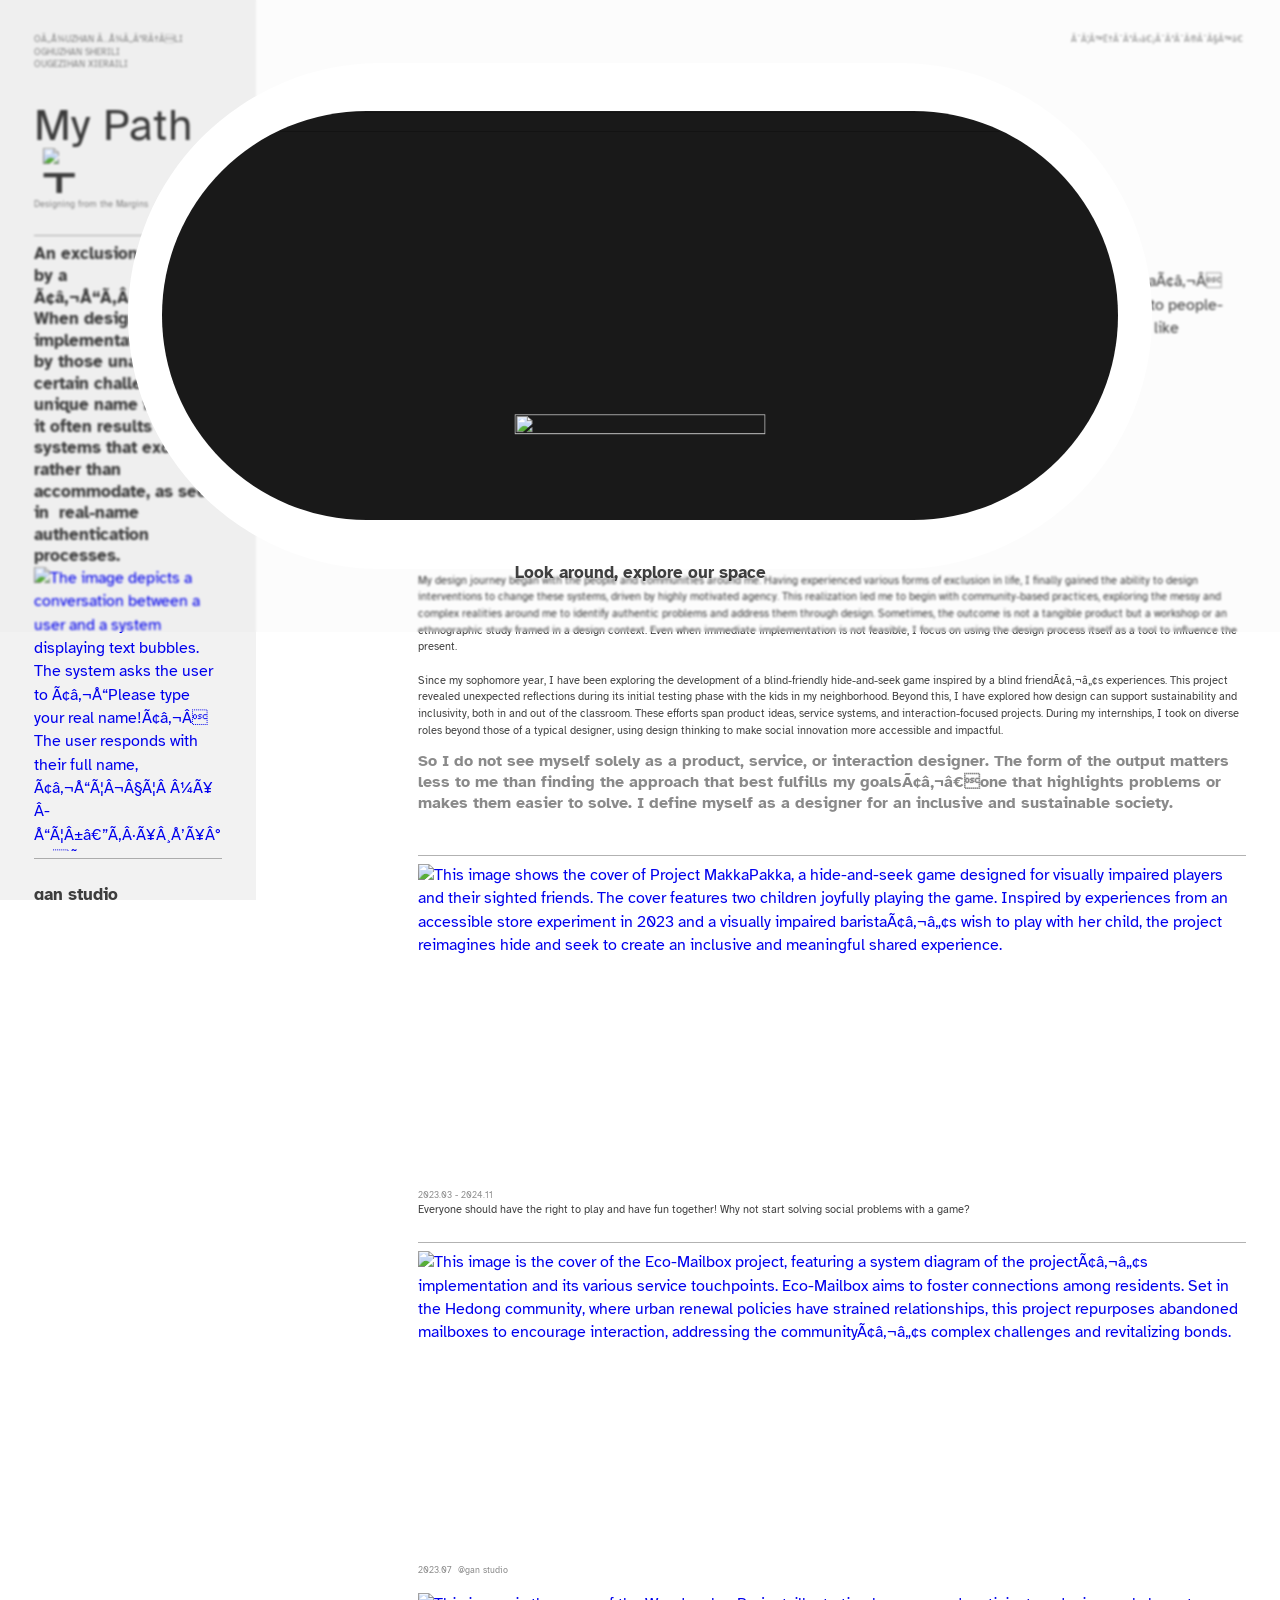
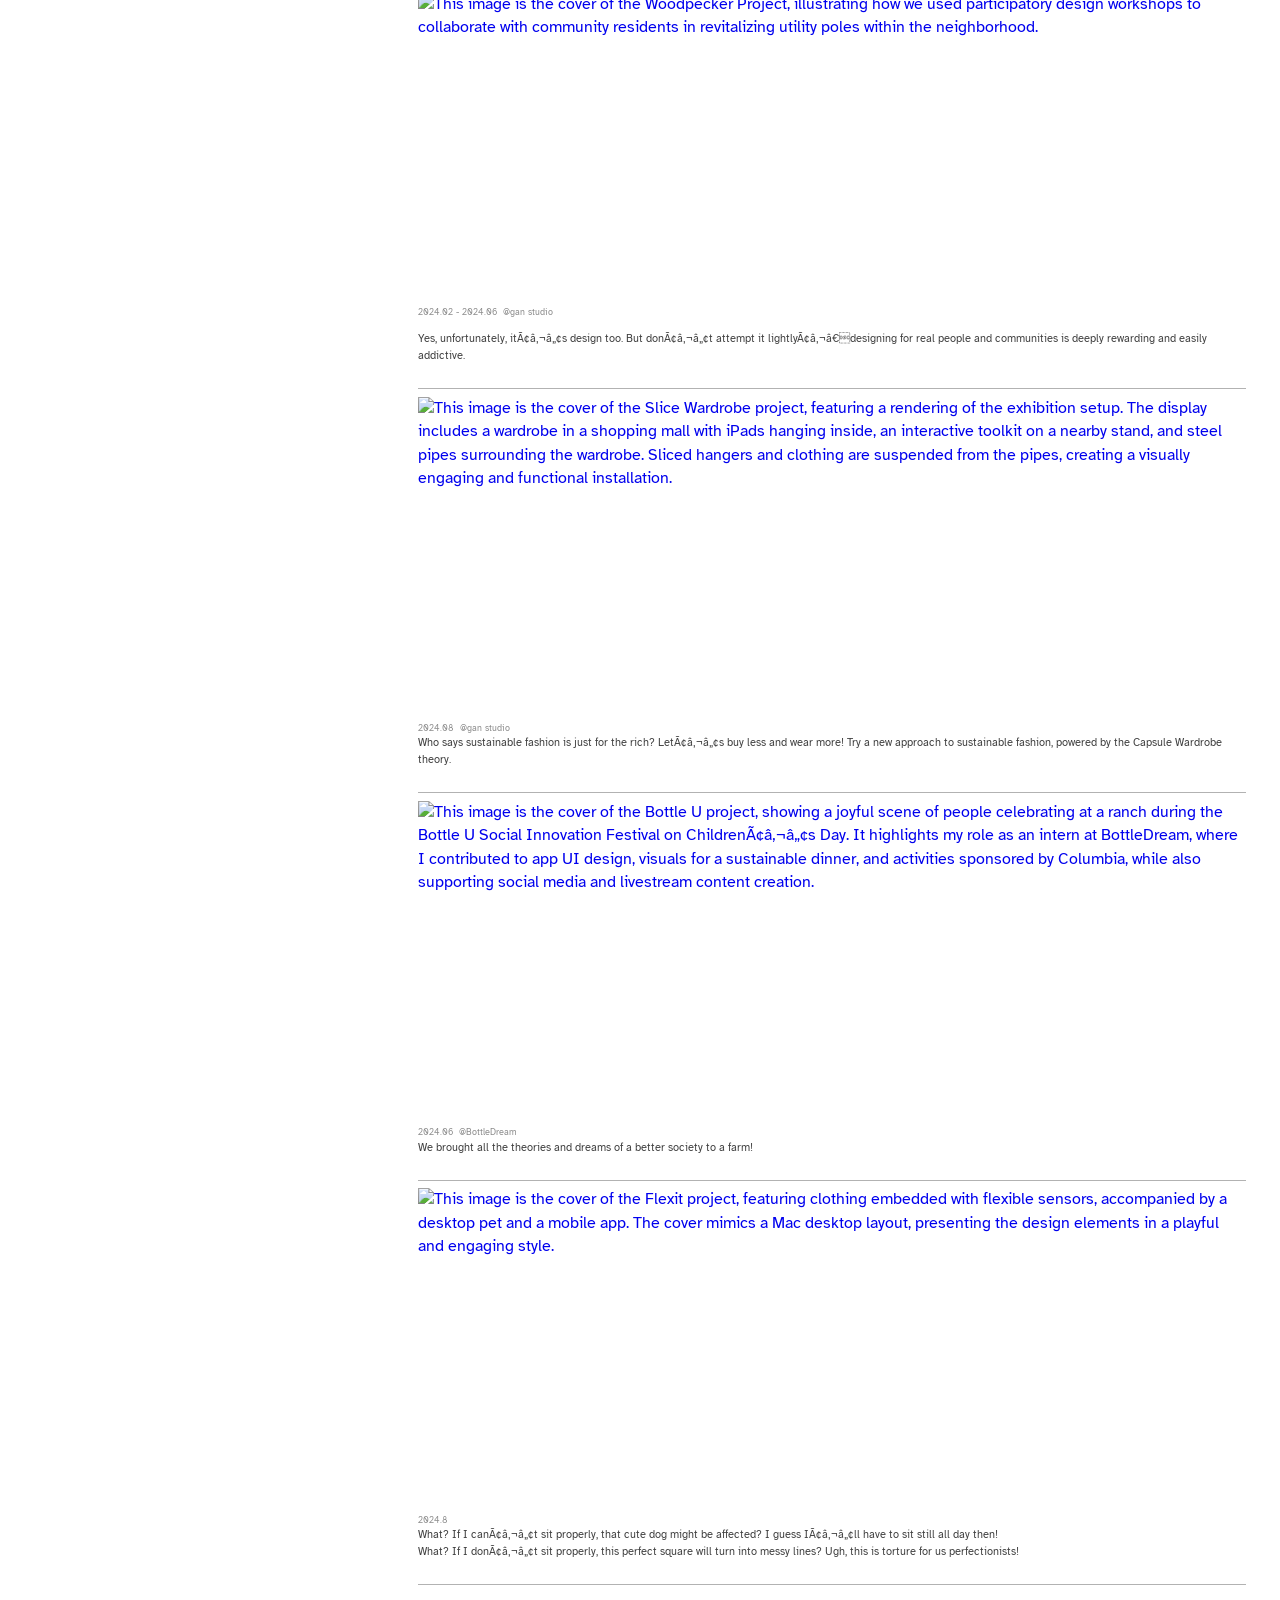
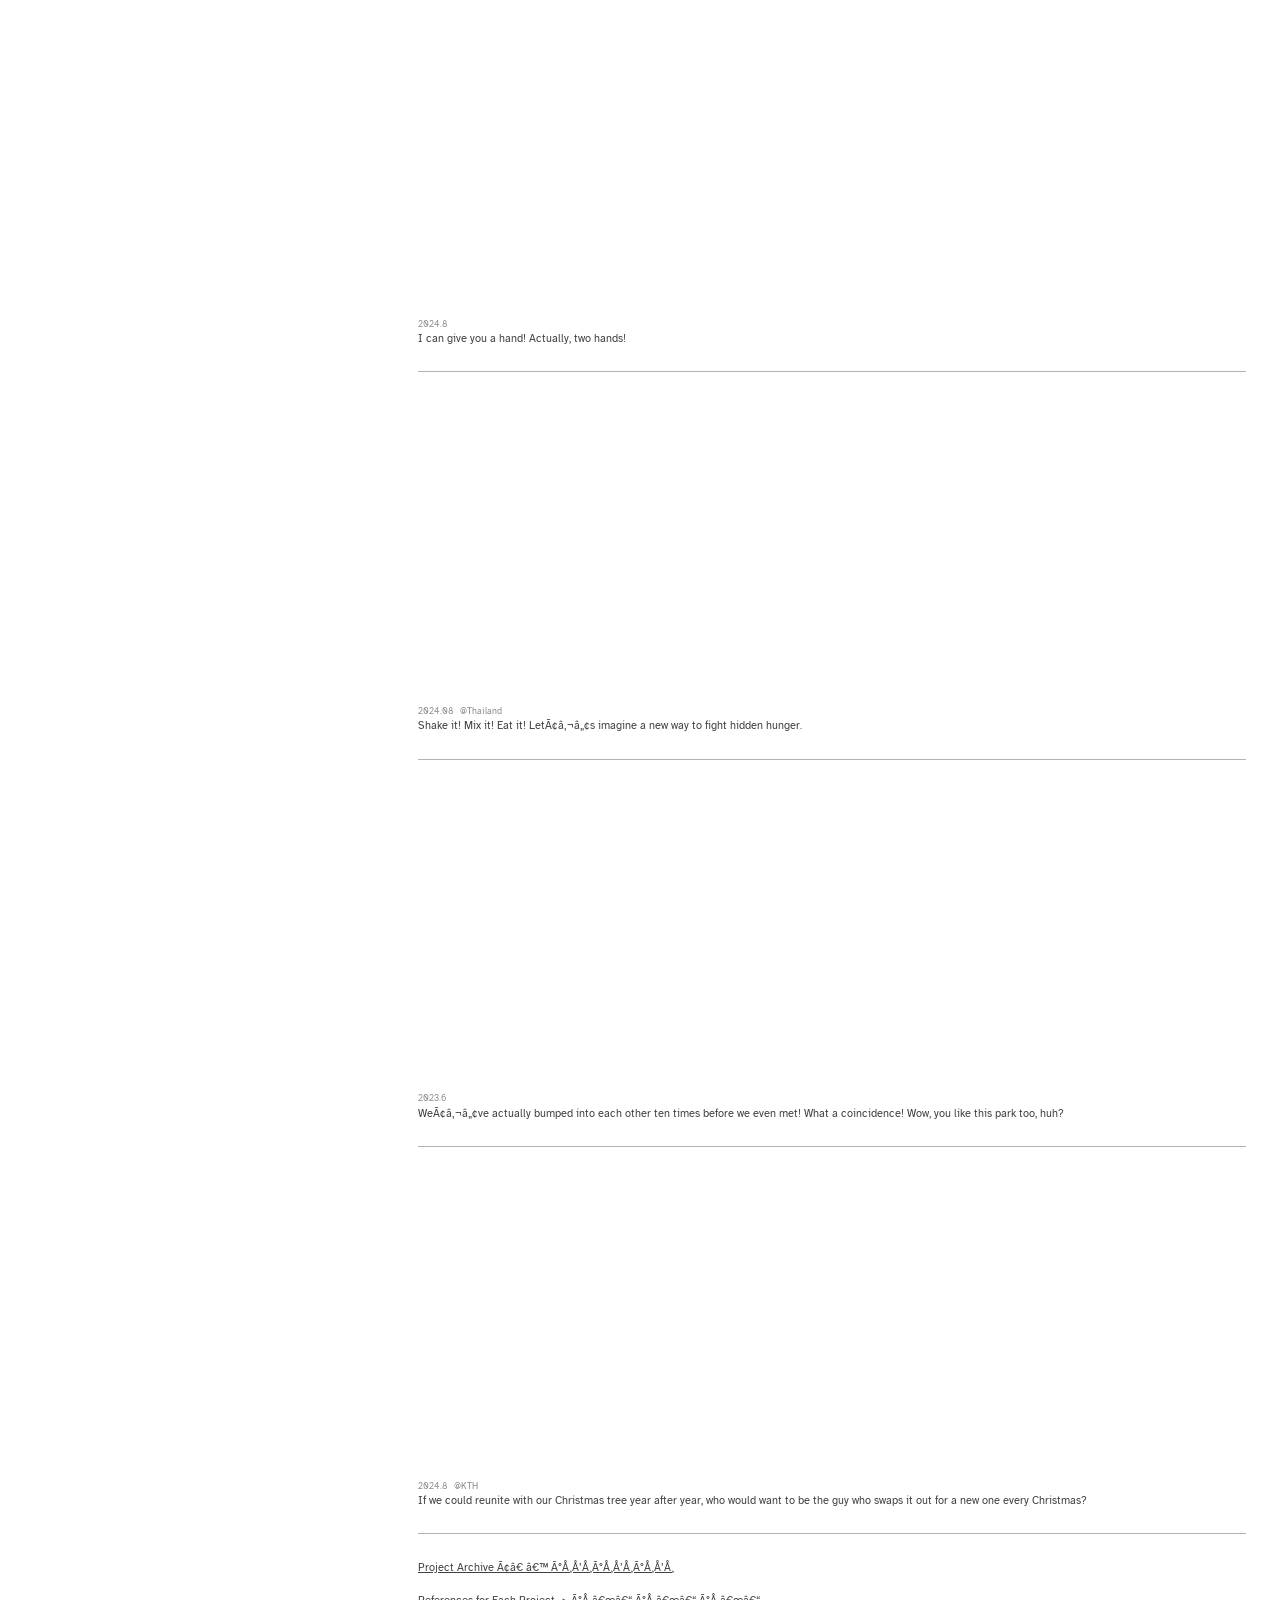
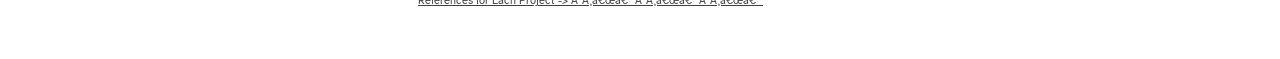
<file: web/Oghuzhan _wanna_be_changemaker_overlay2.html>
﻿<!DOCTYPE html>
<!-- saved from url=(0034)./Oghuzhan _wanna_be_changemaker_overlay2.html -->
<html class="" style="--base-size: 11.131200000000002px; --viewport-height: 773px; --min-viewport-height: 773px;">
<head>
<meta http-equiv="Content-Type" content="text/html; charset=UTF-8">
		
		<meta name="viewport" content="width=device-width, initial-scale=1, shrink-to-fit=no">

		
			<title>Oghuzhan _wanna_be_changemaker</title>
			<script>window.__PRELOADED_STATE__={"structure":{"byParent":{"root":[]},"bySort":{},"indexById":{},"liveIndexes":{}},"site":{"id":2656307,"direct_link":"https://570925.cargo.site","display_url":"570925.cargo.site","favicon_url":"https://freight.cargo.site/t/original/i/I2113605516825922314451688986568/Screenshot-2024-12-14-at-11.25.49.ico","site_url":"570925","domain":null,"domain_active":false,"domain_pending":false,"website_title":"Oghuzhan _wanna_be_changemaker","has_site_description":true,"site_description":"cargo.site","is_template":false,"access_level":"private"},"pages":{"byId":{}},"sets":{"byId":{}},"media":{"data":[]},"css":{},"siteDesign":{"images":{},"quick_view":{},"site":{"enableColorFilter":false,"enableHomeLinkActiveStates":false},"cart":{"theme":"light"},"contact_form":{"theme":"light"}},"frontendState":{"hasSiteModel":true,"hasScaffolding":true,"hasSiteDesign":true,"hasSiteCSS":true,"hasShopModel":false,"hasSitePackage":true,"pointerType":"mouse","quickView":{"mode":"default","inited":false,"autoScrolling":false,"elementArray":false,"activeIndex":0,"startingIndex":0},"contactForm":{"transition":false,"inited":false},"adminMode":false,"inAdminFrame":false,"renderedPages":[],"networkErrors":[],"pageNotFound":false,"fontsLoaded":[],"activeHashPurl":"","lastVisiblePid":null,"hostname":"570925.cargo.site"},"commerce":{"products":{},"cart":{},"shop":{}}}</script>
			<meta name="robots" content="noindex">

		<style id="static-css">html:has(body.editing)::-webkit-scrollbar{display:none !important}body.editing::-webkit-scrollbar{display:none !important}html:has(body.editing){-ms-overflow-style:none;scrollbar-width:none}body.editing{-ms-overflow-style:none;scrollbar-width:none}body.wf-initial-load *,html.wf-initial-load *{color:transparent !important;-webkit-text-stroke:0px transparent;text-shadow:0 0 transparent}html.wf-initial-load hr{background:none !important}body{--baseColor-accent: #FF0000;--baseColor-accent-rgb: 255, 0, 0;--baseColor-accent-reverse-rgb: 255, 255, 255}*{-webkit-box-sizing:border-box;-moz-box-sizing:border-box;box-sizing:border-box}:focus{outline:0}select,select *{text-rendering:auto !important}html,body{min-height:var(--viewport-height, 100vh);margin:0;padding:0}html{--mobile-scale: 1;font-size:var(--base-size);touch-action:manipulation;position:relative}html.mobile{font-size:calc(var(--base-size)*var(--mobile-scale))}body{-moz-osx-font-smoothing:grayscale;-webkit-font-smoothing:antialiased;-webkit-text-size-adjust:none;display:flex;flex-direction:column;width:100%;min-height:var(--viewport-height, 100vh);justify-content:flex-start;margin:0;padding:0;background-color:#fff}body.no-scroll{overflow:hidden}customhtml>*{position:relative;z-index:10}.page a.active,bodycopy * a{text-decoration-color:unset;-webkit-text-decoration-color:unset}.content{display:flex;flex-direction:column;align-items:flex-start;justify-content:flex-start;min-height:100%;position:relative;flex-grow:1;border-color:transparent;border-width:0}.pages{width:100%;flex:1 0 auto}@supports(height: 100svh){.page.stacked-page:not(.fixed){--viewport-height: 100svh}.page.stacked-page+.page.stacked-page:not(.fixed){--viewport-height: 100vh}body.mobile .content:has(.stacked-page) .page.pinned.overlay:not(.fixed){--viewport-height: 100svh}}.overlay-content{mix-blend-mode:var(--overlay-mix, normal)}.page{--split-backdrop-height: calc(var(--min-viewport-height) / 2);--split-content-height: calc(var(--viewport-height) - var(--split-backdrop-height));position:relative;display:flex;justify-content:center;flex-wrap:nowrap;flex-direction:row;max-width:100%;width:100%;flex:0;mix-blend-mode:var(--page-mix, normal)}.page.has-backdrop-filter{background-color:rgba(0, 0, 0, 0.01);backdrop-filter:var(--page-backdrop-filter, none);-webkit-backdrop-filter:var(--page-backdrop-filter, none)}.overlay-content .page{mix-blend-mode:unset}.overlay-content .page::after{content:" ";display:block;position:fixed;width:100dvw;height:100dvh;top:0;left:0;z-index:-1}.overlay-content.is-passthrough-overlay .page::after{display:none}.mobile .page{flex-wrap:wrap}.page.overlay{position:absolute}.page.pinned-top,.page.pinned-bottom{flex:0;z-index:2;left:0;right:0}.page.pinned-bottom{transform:unset}.page.pinned-bottom.loading{will-change:transform;transform:translate(0, 0, 0)}.page.pinned-top{top:0}.page.pinned-bottom{bottom:0}.page.fixed{position:fixed;max-height:var(--viewport-height, 100vh)}.page.fixed .page-layout{max-height:var(--viewport-height, 100vh)}.page.fixed.allow-scroll .page-content{max-height:var(--viewport-height, 100vh);scrollbar-width:none;-ms-overflow-style:none;-webkit-overflow-scrolling:touch;overflow-y:auto;overflow-x:hidden}.page.fixed.allow-scroll .page-content{pointer-events:auto}.page.fixed.allow-scroll .page-content::-webkit-scrollbar{width:0;background:0 0;display:none}.page.overlay{position:absolute}.page.overlay,.page.overlay .page-layout,.page.fixed,.page.fixed .page-layout{pointer-events:none}body.editing .page.overlay .page-content,body.editing .page.overlay .page-content *,body.editing .page.fixed .page-content,body.editing .page.fixed .page-content *,body.editing .page.fixed.allow-scroll .page-content,body.editing .page.fixed.allow-scroll .page-content *,body.editing .page:not([editing=true]){-moz-user-select:none;-webkit-user-select:none;-ms-user-select:none;user-select:none}body.editing .page.overlay[editing=true] .page-content,body.editing .page.overlay[editing=true] .page-content *,body.editing .page.fixed[editing=true] .page-content,body.editing .page.fixed[editing=true] .page-content *,body.editing .page.fixed.allow-scroll[editing=true] .page-content,body.editing .page.fixed.allow-scroll[editing=true] .page-content *{pointer-events:auto;-moz-user-select:auto;-webkit-user-select:auto;-ms-user-select:auto;user-select:auto}.page.fixed .page-content bodycopy a,.page.overlay .page-content bodycopy a,.page.fixed .page-content bodycopy img,.page.overlay .page-content bodycopy img,.page.fixed .page-content bodycopy iframe,.page.overlay .page-content bodycopy iframe,.page.fixed .page-content bodycopy video,.page.overlay .page-content bodycopy video,.page.fixed .page-content bodycopy audio,.page.overlay .page-content bodycopy audio,.page.fixed .page-content bodycopy input,.page.overlay .page-content bodycopy input,.page.fixed .page-content bodycopy button,.page.overlay .page-content bodycopy button,.page.fixed .page-content bodycopy audio-player,.page.overlay .page-content bodycopy audio-player,.page.fixed .page-content bodycopy shop-product,.page.overlay .page-content bodycopy shop-product,.page.fixed .page-content bodycopy details,.page.overlay .page-content bodycopy details,.page.overlay .page-content bodycopy .linked,.page.overlay .page-content bodycopy .zoomable,.page.fixed .page-content bodycopy .linked,.page.fixed .page-content bodycopy .zoomable,.page.fixed .page-content bodycopy gallery-slideshow,.page.overlay .page-content bodycopy gallery-slideshow{pointer-events:auto}.page-layout{flex-grow:1;position:relative;display:flex;flex-direction:row;align-items:flex-start;justify-content:flex-start;width:0%;mix-blend-mode:var(--page-layout-mix, normal)}.page-content{display:flex;flex-direction:row;height:100%;align-items:flex-start;border-color:transparent;border-width:0;width:100%;filter:var(--page-content-filter, none);-webkit-filter:var(--page-content-filter, none)}.page-content.has-content-backdrop-filter{backdrop-filter:var(--page-content-backdrop-filter, none);-webkit-backdrop-filter:var(--page-content-backdrop-filter, none)}.page-content.has-content-backdrop-filter:has(.empty-editor)::before{content:" ";display:block;height:1px;width:1px;overflow:hidden;position:absolute;top:0;left:0;background:rgba(0, 0, 0, 0.01)}.page.accepts-pointer-events *,.page-content.accepts-pointer-events,.page-content.accepts-pointer-events *{pointer-events:auto}[position=fixed]{position:fixed;overflow-y:auto;overflow-x:hidden;max-height:100vh;pointer-events:none}[position=fixed] bodycopy{pointer-events:auto}[position=absolute]{position:absolute}[position=relative]{position:relative}.top-pins [position=fixed],.top-pins [position=absolute]{top:0;left:0;right:0;z-index:999}.bottom-pins [position=fixed],.bottom-pins [position=absolute]{bottom:0;left:0;right:0;z-index:999}h1,h2,h3,h4,h5,h6,h7,h8,h9{contain:layout}.caption-background h1,.caption-background h2,.caption-background h3,.caption-background h4,.caption-background h5,.caption-background h6,.caption-background h7,.caption-background h8,.caption-background h9{contain:none}.overlay-content{position:fixed;inset:0;pointer-events:none;max-height:100dvh;--viewport-height: var(--viewport-height, 100vh);overflow:auto;--elastic-scroll: true}body.has-scrollable-overlay .content media-item::part(iframe),body.has-scrollable-overlay .content .behind-top-scrollable-overlay media-item::part(iframe){pointer-events:none;z-index:-1000}body.has-scrollable-overlay .overlay-content.top-overlay media-item::part(iframe){pointer-events:auto;z-index:unset}.overlay-content::-webkit-scrollbar{display:none}.overlay-content .page-layout{min-height:fit-content}.overlay-content .page,.overlay-content .page-content,.overlay-content .page-layout{pointer-events:auto}.overlay-content.is-passthrough-overlay .page,.overlay-content.is-passthrough-overlay .page-layout{pointer-events:none}.overlay-content.is-passthrough-overlay .page-content{pointer-events:auto}.overlay-content.is-content-passthrough-overlay .page,.overlay-content.is-content-passthrough-overlay .page-layout,.overlay-content.is-content-passthrough-overlay .page-content,.overlay-content.is-content-passthrough-overlay .page-content bodycopy{pointer-events:none}.overlay-content.is-content-passthrough-overlay .page-content bodycopy>*:not(column-set),.overlay-content.is-content-passthrough-overlay .page-content bodycopy column-unit *{pointer-events:auto}body.editing .overlay-content .page[editing=true] bodycopy,body.editing .overlay-content .page[editing=true] bodycopy>*{pointer-events:auto}.overlay-content.overlay-animating{--scroll-transition: unset!important;overflow:hidden}.overlay-content.overlay-open.overlay-animating .page{will-change:opacity,background-color;animation:overlayOpen var(--overlay-open-duration) var(--overlay-open-easing, "ease-in-out")}.overlay-content.overlay-open .page:has(.has-content-backdrop-filter):not(:has(.backdrop)){will-change:background-color;animation:overlayOpenWithoutOpacity var(--overlay-open-duration) var(--overlay-open-easing, "ease-in-out")}.overlay-content.overlay-close.overlay-animating .page{will-change:opacity,background-color;animation:overlayClose var(--overlay-close-duration) var(--overlay-close-easing, "ease-in-out")}.overlay-content.overlay-close .page:has(.has-content-backdrop-filter):not(:has(.backdrop)){will-change:background-color;animation:overlayCloseWithoutOpacity var(--overlay-close-duration) var(--overlay-close-easing, "ease-in-out")}.overlay-content.overlay-open.overlay-animating .page-content{will-change:transform,clip-path;animation:overlayOpenContent var(--overlay-open-duration) var(--overlay-open-easing, "ease-in-out")}.overlay-content.overlay-open.overlay-animating .page-content.has-content-backdrop-filter{will-change:transform,clip-path,opacity;animation:overlayOpenContent var(--overlay-open-duration) var(--overlay-open-easing, "ease-in-out"),overlayOpenOpacity var(--overlay-open-duration) var(--overlay-open-easing, "ease-in-out")}.overlay-content.overlay-close.overlay-animating .page-content{will-change:transform,clip-path;animation:overlayCloseContent var(--overlay-close-duration) var(--overlay-close-easing, "ease-in-out")}.overlay-content.overlay-close.overlay-animating .page-content.has-content-backdrop-filter{will-change:transform,clip-path,opacity;animation:overlayCloseContent var(--overlay-close-duration) var(--overlay-close-easing, "ease-in-out"),overlayCloseOpacity var(--overlay-close-duration) var(--overlay-close-easing, "ease-in-out")}.overlay-content.touch-overscroll-transform .page-content{transform:var(--touch-overscroll-transform, translate(0px, 0px)) !important}@keyframes scrollAnimationFadeIn-1{0%{opacity:0}15%{opacity:1}}@keyframes scrollAnimationFadeIn-2{0%{opacity:0}22.5%{opacity:1}100%{opacity:1}}@keyframes scrollAnimationFadeIn-3{0%{opacity:0}38%{opacity:1}100%{opacity:1}}@keyframes scrollAnimationFadeOut-1{85%{opacity:1}100%{opacity:0}}@keyframes scrollAnimationFadeOut-2{0%{opacity:1}77.5%{opacity:1}100%{opacity:0}}@keyframes scrollAnimationFadeOut-3{0%{opacity:1}65%{opacity:1}100%{opacity:0}}@keyframes scrollAnimationFadeInOut-1{0%{opacity:0}15%{opacity:1}85%{opacity:1}100%{opacity:0}}@keyframes scrollAnimationFadeInOut-2{0%{opacity:0}20%{opacity:1}82.5%{opacity:1}100%{opacity:0}}@keyframes scrollAnimationFadeInOut-3{0%{opacity:0}30%{opacity:1}75%{opacity:1}100%{opacity:0}}@keyframes scrollAnimationFlyIn-1{0%{transform:translateY(5vh)}15%{transform:scale(1)}85%{transform:scale(1)}100%{transform:scale(1)}}@keyframes scrollAnimationFlyIn-2{0%{transform:translateY(10vh)}30%{transform:scale(1)}70%{transform:scale(1)}100%{transform:scale(1)}}@keyframes scrollAnimationFlyIn-3{0%{transform:translateY(20vh)}35%{transform:scale(1)}65%{transform:scale(1)}100%{transform:scale(1)}}@keyframes scrollAnimationFlyInFadeIn-1{0%{opacity:.4;transform:translateY(25px)}50%{opacity:1;transform:translateY(0px)}}@keyframes scrollAnimationFlyInFadeIn-2{0%{opacity:0;transform:translateY(50px)}50%{opacity:1;transform:translateY(0vh)}}@keyframes scrollAnimationFlyInFadeIn-3{0%{opacity:0;transform:translateY(100px)}50%{opacity:1;transform:translateY(0vh)}}@keyframes scrollAnimationFlyOut-1{35%{transform:scale(1)}85%{transform:scale(1)}100%{transform:translateY(-5vh)}}@keyframes scrollAnimationFlyOut-2{35%{transform:scale(1)}70%{transform:scale(1)}100%{transform:translateY(-10vh)}}@keyframes scrollAnimationFlyOut-3{35%{transform:scale(1)}65%{transform:scale(1)}100%{transform:translateY(-20vh)}}@keyframes scrollAnimationFlyInOut-1{0%{transform:translateY(5vh)}35%{transform:scale(1)}85%{transform:scale(1)}100%{transform:translateY(-5vh)}}@keyframes scrollAnimationFlyInOut-2{0%{transform:translateY(10vh)}35%{transform:scale(1)}70%{transform:scale(1)}100%{transform:translateY(-10vh)}}@keyframes scrollAnimationFlyInOut-3{0%{transform:translateY(20vh)}35%{transform:scale(1)}65%{transform:scale(1)}100%{transform:translateY(-20vh)}}@keyframes scrollAnimationBlurIn-1{0%{filter:blur(5px)}10%{filter:blur(5px)}30%{filter:blur(0px)}}@keyframes scrollAnimationBlurIn-2{0%{filter:blur(8px)}12.5%{filter:blur(8px)}35%{filter:blur(0px)}}@keyframes scrollAnimationBlurIn-3{0%{filter:blur(13px)}15%{filter:blur(13px)}40%{filter:blur(0px)}}@keyframes scrollAnimationScaleInOut-1{0%{transform:scale(0.875);transform-origin:50% 0%}50%{transform:scale(1);transform-origin:50% 50%}100%{transform:scale(0.875);transform-origin:50% 100%}}@keyframes scrollAnimationScaleInOut-2{0%{transform:scale(0.6);transform-origin:50% 0%}50%{transform:scale(1);transform-origin:50% 50%}100%{transform:scale(0.6);transform-origin:50% 100%}}@keyframes scrollAnimationScaleInOut-3{0%{transform:scale(0.4);transform-origin:50% 0%}50%{transform:scale(1);transform-origin:50% 50%}100%{transform:scale(0.4);transform-origin:50% 100%}}@keyframes scrollAnimationScaleIn-1{0%{transform:scale(0.875);transform-origin:50% 0%}50%{transform:scale(1);transform-origin:50% 0%}100%{transform:scale(1);transform-origin:50% 0%}}@keyframes scrollAnimationScaleIn-2{0%{transform:scale(0.6);transform-origin:50% 0%}50%{transform:scale(1);transform-origin:50% 0%}100%{transform:scale(1);transform-origin:50% 0%}}@keyframes scrollAnimationScaleIn-3{0%{transform:scale(0.4);transform-origin:50% 0%}50%{transform:scale(1);transform-origin:50% 0%}100%{transform:scale(1);transform-origin:50% 0%}}@keyframes scrollAnimationScaleOut-1{0%{transform:scale(1);transform-origin:50% 100%}50%{transform:scale(1);transform-origin:50% 100%}100%{transform:scale(0.875);transform-origin:50% 100%}}@keyframes scrollAnimationScaleOut-2{0%{transform:scale(1);transform-origin:50% 100%}50%{transform:scale(1);transform-origin:50% 100%}100%{transform:scale(0.6);transform-origin:50% 100%}}@keyframes scrollAnimationScaleOut-3{0%{transform:scale(1);transform-origin:50% 100%}50%{transform:scale(1);transform-origin:50% 100%}100%{transform:scale(0.4);transform-origin:50% 100%}}@keyframes scrollAnimationHelix-1{0%{transform:perspective(4000px) rotatey(35deg) rotatez(1.5deg)}100%{transform:perspective(4000px) rotatey(-35deg) rotatez(-1.5deg)}}@keyframes scrollAnimationHelix-2{0%{transform:perspective(3000px) rotatey(60deg) rotatez(2deg)}100%{transform:perspective(3000px) rotatey(-60deg) rotatez(-2deg)}}@keyframes scrollAnimationHelix-3{0%{transform:perspective(2000px) rotatey(90deg) rotatez(3deg)}100%{transform:perspective(2000px) rotatey(-90deg) rotatez(-3deg)}}@keyframes scrollAnimationConveyor-1{0%{transform:perspective(2500px) translateZ(25em) rotateX(45deg)}40%{transform:perspective(2500px) rotateX(0deg)}100%{transform:perspective(2500px) rotateX(0deg)}}@keyframes scrollAnimationConveyor-2{0%{transform:perspective(2400px) translateZ(30em) rotateX(60deg)}50%{transform:perspective(2400px) rotateX(0deg)}100%{transform:perspective(2400px) rotateX(0deg)}}@keyframes scrollAnimationConveyor-3{0%{transform:perspective(2300px) translateZ(45em) rotateX(85deg)}60%{transform:perspective(2300px) rotateX(0deg)}100%{transform:perspective(2300px) rotateX(0deg)}}@keyframes scrollAnimationRebound-1{0%{transform:perspective(2100px) translateZ(-30em) rotateX(50deg);transform-origin:50% 100%}47%{transform:perspective(2100px) translateZ(0em) rotateX(0deg);transform-origin:50% 50%}53%{transform:perspective(2100px) translateZ(0em) rotateX(0deg);transform-origin:50% 50%}100%{transform:perspective(2100px) translateZ(-30em) rotateX(-50deg);transform-origin:50% 0%}}@keyframes scrollAnimationRebound-2{0%{transform:perspective(1800px) translateZ(-50em) rotateX(70deg);transform-origin:50% 100%}47%{transform:perspective(1800px) translateZ(0em) rotateX(0deg);transform-origin:50% 50%}53%{transform:perspective(1800px) translateZ(0em) rotateX(0deg);transform-origin:50% 50%}100%{transform:perspective(1800px) translateZ(-50em) rotateX(-70deg);transform-origin:50% 0%}}@keyframes scrollAnimationRebound-3{0%{transform:perspective(1300px) translateZ(-70em) rotateX(90deg);transform-origin:50% 100%}47%{transform:perspective(1300px) translateZ(0em) rotateX(0deg);transform-origin:50% 50%}53%{transform:perspective(1300px) translateZ(0em) rotateX(0deg);transform-origin:50% 50%}100%{transform:perspective(1300px) translateZ(-70em) rotateX(-90deg);transform-origin:50% 0%}}@keyframes scrollTransitionFadeUp-1{0%{opacity:0;transform:translateY(25px)}25%{opacity:1;transform:translateY(0vh)}}@keyframes scrollTransitionFadeUp-2{0%{opacity:0;transform:translateY(40px)}25%{opacity:1;transform:translateY(0vh)}}@keyframes scrollTransitionFadeUp-3{0%{opacity:0;transform:translateY(50px)}25%{opacity:1;transform:translateY(0vh)}}@keyframes scrollTransitionScaleUp-1{0%{opacity:0;transform:scale(0.95)}25%{opacity:1;transform:scale(1)}}@keyframes scrollTransitionScaleUp-2{0%{opacity:0;transform:scale(0.875)}25%{opacity:1;transform:scale(1)}}@keyframes scrollTransitionScaleUp-3{0%{opacity:0;transform:scale(0.75)}25%{opacity:1;transform:scale(1)}}@keyframes scrollAnimationTwistUp-1{0%{opacity:0;transform:translateY(25px) rotateY(27deg) rotateZ(1.5deg) perspective(4000px)}25%{opacity:1;transform:translateY(0vh)}}@keyframes scrollAnimationTwistUp-2{0%{opacity:0;transform:translateY(40px) rotateY(35deg) rotateZ(2deg) perspective(3000px)}25%{opacity:1;transform:translateY(0vh)}}@keyframes scrollAnimationTwistUp-3{0%{opacity:0;transform:translateY(65px) rotateY(40deg) rotateZ(3deg) perspective(2000px)}25%{opacity:1;transform:translateY(0vh)}}@keyframes scrollTransitionBlurIn-1{0%{filter:blur(5px);transform:scale(0.992)}25%{filter:blur(0px);transform:scale(1)}}@keyframes scrollTransitionBlurIn-2{0%{filter:blur(8px);transform:scale(0.992)}25%{filter:blur(0px);transform:scale(1)}}@keyframes scrollTransitionBlurIn-3{0%{filter:blur(13px);transform:scale(0.992)}25%{filter:blur(0px);transform:scale(1)}}@keyframes scrollTransitionColorIn-1{0%{filter:saturate(50%)}32%{filter:saturate(100%)}}@keyframes scrollTransitionColorIn-2{0%{filter:saturate(25%)}32%{filter:saturate(100%)}}@keyframes scrollTransitionColorIn-3{0%{filter:saturate(0%)}32%{filter:saturate(100%)}}@keyframes scrollTransitionRebound-1{0%{transform:perspective(1500px) translateZ(0em) rotateX(30deg);transform-origin:50% 100%;opacity:0}25%{transform:perspective(1500px) translateZ(0em) rotateX(0deg);transform-origin:50% 50%;opacity:1}}@keyframes scrollTransitionRebound-2{0%{transform:perspective(1800px) translateZ(-50em) rotateX(70deg);transform-origin:50% 100%}47%{transform:perspective(1800px) translateZ(0em) rotateX(0deg);transform-origin:50% 50%}53%{transform:perspective(1800px) translateZ(0em) rotateX(0deg);transform-origin:50% 50%}100%{transform:perspective(1800px) translateZ(-50em) rotateX(-70deg);transform-origin:50% 0%}}@keyframes scrollTransitionRebound-3{0%{transform:perspective(1300px) translateZ(-70em) rotateX(90deg);transform-origin:50% 100%}47%{transform:perspective(1300px) translateZ(0em) rotateX(0deg);transform-origin:50% 50%}53%{transform:perspective(1300px) translateZ(0em) rotateX(0deg);transform-origin:50% 50%}100%{transform:perspective(1300px) translateZ(-70em) rotateX(-90deg);transform-origin:50% 0%}}@keyframes LooseHinge-1{0%{transform:rotate(5deg);transform-origin:0% 0%}50%{transform:rotate(0deg);transform-origin:50% 50%}100%{transform:rotate(5deg);transform-origin:100% 100%}}@keyframes LooseHinge-2{0%{transform:rotate(10deg);transform-origin:0% 0%}50%{transform:rotate(0deg);transform-origin:50% 50%}100%{transform:rotate(10deg);transform-origin:100% 100%}}@keyframes LooseHinge-3{0%{transform:rotate(30deg);transform-origin:0% 0%}50%{transform:rotate(0deg);transform-origin:50% 50%}100%{transform:rotate(30deg);transform-origin:100% 100%}}@keyframes overlayOpen{from{opacity:var(--overlay-open-from-opacity, 1);background-color:var(--overlay-open-from-background-color, transparent)}to{opacity:1}}@keyframes overlayOpenWithoutOpacity{from{background-color:var(--overlay-open-from-background-color, transparent)}}@keyframes overlayOpenOpacity{from{opacity:var(--overlay-open-from-opacity, 1)}to{opacity:1}}@keyframes overlayOpenContent{from{transform:var(--overlay-open-content-from-transform, translate3d(0, 0, 0));clip-path:var(--overlay-open-content-from-clip-mask, inset(0% 0% 0% 0%))}to{transform:translate3d(0, 0, 0);clip-path:var(--overlay-open-content-to-clip-mask, inset(0% 0% 0% 0%))}}@keyframes overlayClose{to{opacity:var(--overlay-close-to-opacity, 1);background-color:var(--overlay-close-to-background-color, transparent)}}@keyframes overlayCloseWithoutOpacity{to{background-color:var(--overlay-close-to-background-color, transparent)}}@keyframes overlayCloseOpacity{to{opacity:var(--overlay-close-to-opacity, 1)}}@keyframes overlayCloseContent{from{transform:translate3d(0, 0, 0);clip-path:var(--overlay-close-content-from-clip-mask, inset(0% 0% 0% 0%))}to{transform:var(--overlay-close-content-to-transform, translate3d(0, 0, 0));clip-path:var(--overlay-close-content-to-clip-mask, inset(0% 0% 0% 0%))}}.backdrop{contain:layout}.has-backdrop-filter .backdrop-contents::after{backdrop-filter:var(--page-backdrop-filter, none);-webkit-backdrop-filter:var(--page-backdrop-filter, none);position:absolute;width:100%;height:100%;content:"";inset:0;z-index:1;pointer-events:none}.backdrop:not(.clip){-webkit-transform:translate(0px, 0px)}.backdrop>.backdrop-contents{transition:opacity .5s ease-in-out;opacity:0;top:0;bottom:0;width:100%;position:sticky;height:100%;max-height:100vh;overflow:hidden}.backdrop-contents.loaded{opacity:1}.backdrop.clip .backdrop-contents.above,.backdrop.clip .backdrop-contents.below{display:none}.backdrop.clip .backdrop-contents{will-change:display,opacity,transform,clip-path}.backdrop>.backdrop-contents [data-backdrop]{height:100%}.backdrop.clip{contain:none;overflow:hidden;clip-path:inset(0% 0% 0% 0%)}.clip>.backdrop-contents{height:calc(100vh + .5px);width:var(--backdrop-width, 100%);position:fixed}.backdrop{flex-shrink:0;width:100%;order:1;position:absolute;top:0;left:0;right:0;bottom:0}.wallpaper-navigation{position:absolute;inset:var(--pin-padding-top, 0) 0 var(--pin-padding-bottom, 0) 0;z-index:10;pointer-events:none !important;display:flex;justify-content:center;flex-wrap:wrap;flex-direction:row;max-width:100%;width:100%;flex:0}.wallpaper-navigation .page-content,.wallpaper-navigation .page-layout{background:none;background-color:transparent;visibility:hidden}.wallpaper-navigation .backdrop.clip{contain:none;overflow:hidden;clip-path:inset(0% 0% 0% 0%)}.wallpaper-navigation .backdrop.clip>.wallpaper-slideshow{position:fixed}.wallpaper-navigation .wallpaper-slideshow{top:0;bottom:0;position:sticky;transform:translate3d(0, 0, 0);height:calc(100% + .5px);max-height:calc(var(--viewport-height, 100vh) + .5px)}::part(slideshow-nav){transition:opacity 222ms ease-in-out;pointer-events:none;-moz-user-select:none;-webkit-user-select:none;-ms-user-select:none;user-select:none;-webkit-tap-highlight-color:transparent;-webkit-touch-callout:none;--button-size: 30px;--button-inset: 20px;--button-icon-color: rgba(255, 255, 255, 0.9);--button-icon-scale: 1;--button-icon-stroke-width: 1.5px;--button-icon-stroke-linecap: butt;--button-background-color: rgba(87, 87, 87, 0.35);--button-background-radius: 50%;--button-active-opacity: 0.7}::part(slideshow-nav-previous-button){pointer-events:auto;cursor:pointer;position:absolute;top:0;left:0;bottom:0}::part(slideshow-nav-next-button){pointer-events:auto;cursor:pointer;position:absolute;top:0;right:0;bottom:0}::part(slideshow-nav-close-button){pointer-events:auto;cursor:pointer;position:absolute;top:0;right:0}::part(slideshow-nav-prev){position:absolute;top:0;bottom:0;left:var(--button-inset, 0px);margin:auto;width:36px;height:36px}::part(slideshow-nav-next){position:absolute;top:0;bottom:0;right:var(--button-inset, 0px);margin:auto;width:36px;height:36px;transform:scaleX(-1)}::part(slideshow-nav-close){position:absolute;top:var(--button-inset, 0px);right:var(--button-inset, 0px);margin:auto;width:36px;height:36px}::part(slideshow-nav-prev),::part(slideshow-nav-next),::part(slideshow-nav-close){height:var(--button-size);width:var(--button-size)}::part(slideshow-nav-previous-button):active,::part(slideshow-nav-next-button):active,::part(slideshow-nav-close-button):active{opacity:var(--button-active-opacity, 0.7)}::part(slideshow-nav-background){stroke:none !important;fill:var(--button-background-color);rx:var(--button-background-radius)}::part(slideshow-nav-arrow),::part(slideshow-nav-x){fill:none !important;stroke:var(--button-icon-color);stroke-width:var(--button-icon-stroke-width);stroke-linecap:var(--button-icon-stroke-linecap);transform:scale(var(--button-icon-scale));transform-origin:center}bodycopy{display:block;contain:layout;word-wrap:break-word;position:relative;max-width:100%;width:100%;-webkit-nbsp-mode:normal;--font-scale: 1}bodycopy *{border-width:0}a{color:inherit}a.image-link,a.image-link:hover,a.image-link:active,a.icon-link,a.icon-link:hover,a.icon-link:active{border-bottom:none;text-decoration:none}[contenteditable=true] a:active,[contenteditable=true] .linked:active,[contenteditable=true] .zoomable:active{opacity:1}s *{text-transform:inherit}small{max-width:100%;text-decoration:inherit}b,strong{font-weight:bolder}.small-caps{font-variant:small-caps;text-transform:lowercase}.no-wrap{white-space:nowrap}.page_background{position:absolute;top:0;left:0;width:100%;height:100%}media-item::part(placeholder){border:1px solid rgba(0, 0, 0, 0.15) !important;overflow:hidden}media-item::part(placeholder-svg){background:#fff;display:block;width:100%;height:100%}media-item::part(placeholder-line){stroke:rgba(0, 0, 0, 0.1) !important}media-item::part(placeholder-rect){fill:rgba(0, 0, 0, 0.05);height:100%;width:100%}media-item .caption.empty{display:none}.tag-separator:before{content:", "}media-item[drag=true]::part(media),[contenteditable=true] iframe{pointer-events:none}column-set+*{--gutter-expand: 1}gallery-grid+*{--gutter-expand: 1}gallery-columnized+*{--gutter-expand: 1}gallery-justify+*{--gutter-expand: 1}media-item+*{--gutter-expand: 1}column-unit>*:first-child{--gutter-expand: 0}marquee-set h1,marquee-set h2,marquee-set h3,marquee-set h4,marquee-set h5,marquee-set h6,marquee-set h7,marquee-set h8,marquee-set h9{vertical-align:text-bottom;display:inline-block}marquee-set{pointer-events:auto}gallery-slideshow media-item figcaption.caption{display:var(--display-slideshow-captions, none);transform:var(--slideshow-caption-transform, translateX(0px));opacity:var(--slideshow-caption-opacity, 0);text-align:var(--slideshow-caption-align);transition-property:opacity;transition-duration:var(--slideshow-caption-transition-duration, 0.1s);will-change:opacity,transform;position:relative}gallery-slideshow media-item::part(sizing-frame){margin:auto 0;flex-grow:0}gallery-slideshow media-item::part(frame){display:flex;flex-wrap:wrap;width:var(--item-width);height:var(--slide-height);align-content:var(--slideshow-vertical-align);align-self:var(--slideshow-horizontal-align)}body>media-item[no-component]{all:unset !important;border:none !important;padding:0 !important;position:fixed !important;z-index:5000 !important;pointer-events:none !important;background:none !important;inset:0 !important;overflow:hidden !important}body.slideshow-scrub-dragging *{cursor:ew-resize !important}button#edit.edit{appearance:none;-webkit-appearance:none;border:none;cursor:pointer;font-size:var(--fontSize-default);font-family:var(--fontFamily-default);padding:0;text-align:left;white-space:nowrap;background:transparent;display:flex;margin:0;border-radius:3px 0 0 3px;pointer-events:auto;position:fixed;top:50%;transform:translate(0, -50%);right:400px;height:36px;width:12px;z-index:999;cursor:pointer;background-color:rgba(140, 140, 140, 0.4);padding-left:2px;margin-right:5px;width:20px;cursor:pointer;margin:0;right:0}button#edit.edit:active{opacity:.7;user-select:none}button#edit.edit svg{padding:0;width:16px;height:36px;margin-left:2px;opacity:1}button#edit.edit svg path{fill:#fff}.quick-view{--font-scale: 1;--resize-parent-width: unset;width:80%;height:80%;margin-top:auto;margin-right:auto;margin-bottom:auto;margin-left:auto;padding:5rem;padding-top:5rem;padding-right:5rem;padding-bottom:5rem;padding-left:5rem;display:flex;z-index:5001;transform:translateZ(999px);position:fixed;top:0;left:0;right:0;bottom:0;-webkit-text-size-adjust:100%;-ms-touch-action:none;touch-action:none;line-height:initial;letter-spacing:initial}.quick-view .caption{font-size:clamp(14.5px,var(--font-scale, 1)*var(--font-size, 14.5px),2.4rem)}.quick-view-frame{position:relative;display:flex;height:100%;width:100%}.quick-view-content{height:100%;width:auto}.quick-view-background{backdrop-filter:var(--quick-view-backdrop-filter, none);-webkit-backdrop-filter:var(--quick-view-backdrop-filter, none);transition:backdrop-filter .2s ease}.quick-view.quick-view-navigation{display:block;z-index:5002;position:fixed;inset:0;pointer-events:none;transform:translateZ(999px)}.quick-view::part(slideshow-nav){transition:opacity 222ms ease-in-out;position:absolute;z-index:99;inset:0;pointer-events:none}.pagination-watcher{pointer-events:none;height:1px;margin-top:-1px;width:100%}html,body{overflow-anchor:none}.colorfilter-color,.colorfilter-base{position:absolute;inset:0;pointer-events:none}.colorfilter-color{z-index:9995;display:block;background-color:var(--colorfilter-color, #FF0000);mix-blend-mode:var(--colorfilter-mix, lighten);opacity:var(--colorfilter-color-opacity, 0)}.colorfilter-base{display:block;backdrop-filter:grayscale(clamp(0, var(--colorfilter-grayscale, 0), var(--colorfilter-color-opacity, 0))) brightness(var(--colorfilter-brightness, 1)) contrast(var(--colorfilter-contrast, 1)) invert(var(--colorfilter-invert, 0));-webkit-backdrop-filter:grayscale(clamp(0, var(--colorfilter-grayscale, 0), var(--colorfilter-color-opacity, 0))) brightness(var(--colorfilter-brightness, 1)) contrast(var(--colorfilter-contrast, 1)) invert(var(--colorfilter-invert, 0));z-index:9994}#editor-overlay.safari,.colorfilter-base.safari,.colorfilter-color.safari,#cargo-dotsite.safari{transform:translateZ(0px);animation:loopTranslate .5s steps(2, end) infinite}@keyframes loopTranslate{0%{transform:translateZ(0px)}50%{transform:translateZ(1px)}100%{transform:translateZ(0px)}}.flying-object{position:fixed;top:0;left:0;width:100vw;height:100vh;z-index:9999;overflow:hidden}.flying-object media-item{position:fixed;top:0;left:0}.flying-object,.flying-object *{user-select:none;pointer-events:none !important}body.audio-player-dragging,body.audio-player-dragging audio-player,body.audio-player-dragging *{cursor:ew-resize}audio-player[browser-default=true]{padding:unset;margin:unset;outline:unset;background:unset;border:unset;transform:unset;height:unset;position:relative;display:inline-block}audio-player::part(button){background:transparent;cursor:pointer;flex-shrink:0;align-items:center;justify-content:center;display:inline-flex;width:.7em;contain:layout}audio-player::part(separator){height:100%}audio-player::part(buffer){height:100%}audio-player::part(time-bar){height:100%;display:flex;justify-content:space-between;align-content:center;margin:auto 0;width:0%;flex-grow:1;height:100%}audio-player::part(progress){background:transparent;height:100%}audio-player::part(play-icon),audio-player::part(pause-icon){fill:currentColor;cursor:pointer;width:100%;height:auto}audio-player::part(label){white-space:nowrap;overflow:hidden;text-overflow:ellipsis;pointer-events:none;user-select:none;margin:auto auto auto 0;flex:0 3 auto;min-width:0;width:100%}audio-player::part(total-time){flex:0 1 auto;margin:auto 0}audio-player::part(current-time),audio-player::part(play-text){flex:0 1 auto;margin:auto 0}audio-player::part(stream-anim):before{content:"Streaming"}audio-player::part(stream-anim){user-select:none;margin:auto auto auto 0}audio-player::part(buffer),audio-player::part(current-time),audio-player::part(note-svg),audio-player::part(play-text),audio-player::part(separator),audio-player::part(total-time){user-select:none;pointer-events:none}audio-player::part(buffer),audio-player::part(play-text),audio-player::part(progress){position:absolute}audio-player::part(time-bar),audio-player::part(button),audio-player::part(current-time),audio-player::part(note-icon),audio-player::part(pause),audio-player::part(play),audio-player::part(total-time){position:relative}audio-player::part(progress-indicator){border:1px solid currentColor;cursor:ew-resize;height:100%;right:0;position:absolute}audio-player{border:var(--border-lines);margin-bottom:.5em;overflow:hidden}audio-player::part(time-bar){background:var(--background-color)}audio-player::part(label),audio-player::part(current-time),audio-player::part(total-time){color:var(--text-color)}audio-player::part(play-icon),audio-player::part(pause-icon){fill:var(--icon-color, currentColor)}audio-player::part(separator){width:0px;background:none}audio-player::part(buffer){background:var(--buffer-background-color)}audio-player::part(progress){background:var(--progress-background-color)}audio-player::part(progress-indicator){border-top:0;border-bottom:0;border-left:0;border-right-width:2px}audio-player::part(button){height:100%;display:inline-flex;align-self:center;background:var(--background-color)}audio-player::part(button):after{color:var(--text-color)}audio-player[status=stopped]::part(button):after,audio-player:not([status])::part(button):after{content:var(--play-text)}audio-player[status=playing]::part(button):after{content:var(--pause-text)}audio-player::part(play-icon),audio-player::part(pause-icon){height:var(--icon-size, 1em);width:auto}audio-player::part(label),audio-player::part(stream-anim),audio-player::part(current-time),audio-player::part(total-time){padding:var(--text-padding)}shop-product{font-size:1.2rem;max-width:22rem;width:100%;position:relative;display:block}shop-product::part(price){line-height:1.1;color:inherit;font-family:inherit;font-style:inherit;font-weight:inherit;font-size:inherit;letter-spacing:inherit}shop-product::part(dropdown){width:100%;background:transparent;line-height:normal;color:inherit;font-family:inherit;font-style:inherit;font-weight:inherit;font-size:inherit;letter-spacing:inherit;white-space:nowrap;text-overflow:ellipsis;display:inline-block;-webkit-appearance:none;border:0;outline:0}shop-product::part(button){line-height:normal;cursor:pointer;display:inline-block;color:inherit;font-family:inherit;font-style:inherit;font-weight:inherit;font-size:inherit;letter-spacing:inherit;-webkit-touch-callout:none;-webkit-user-select:none;user-select:none}shop-product::part(button):active{opacity:.7}a[rel=show-cart][show-count]:after{counter-reset:variable var(--cart-item-count);content:" (" counter(variable) ")";display:var(--cart-item-count-display, none)}.cargodotsite{position:fixed;bottom:1rem;right:1.4rem;mix-blend-mode:difference;z-index:9999;opacity:.2;cursor:pointer}.mobile .cargodotsite{bottom:.4rem;right:1rem}.cargodotsite:active{opacity:.14}.dl-duplicate{position:fixed;bottom:1rem;right:1.4rem;z-index:9999;cursor:pointer}.mobile .dl-duplicate{bottom:.4rem;right:1rem}.dl-duplicate:active{opacity:.7}</style>
		<link rel="stylesheet" type="text/css" href="./Oghuzhan _wanna_be_changemaker_overlay2_files/index.css">
		<script>!function(){function e(e,o,t){!1===e.prototype.hasOwnProperty(name)&&(e.prototype[o]=t)}e(Node,"saveable",!1),e(Node,"setSaveable",function(e){return this.saveable=e,this}),e(Node,"isSaveable",function(){return this.saveable}),Node.prototype.persistCloneNode=function(){var s=function(e,o,t){for(var i=0;i<e.childNodes.length;i++)t(e.childNodes[i],o.childNodes[i]),0<e.childNodes[i].childNodes.length&&s(e.childNodes[i],o.childNodes[i],t)},e=Node.prototype.cloneNode.apply(this,arguments);return this.isSaveable&&!0===this.isSaveable()&&e.setSaveable(!0),0<this.childNodes.length&&s(this,e,function(e,o){e.isSaveable&&!0===e.isSaveable()&&o.setSaveable(!0)}),e},this.core={markAsEditable:function(e){}}}(window.CargoEditor=window.CargoEditor||{});</script>
	
			<link rel="icon" href="https://freight.cargo.site/t/original/i/I2113605516825922314451688986568/Screenshot-2024-12-14-at-11.25.49.ico" sizes="any">
			
			
			
			<link rel="stylesheet" type="text/css" href="./Oghuzhan _wanna_be_changemaker_overlay2_files/css" media="all">
<style id="bodycopy-override">
bodycopy {
	font-size: 1.4rem;
	font-weight: 540;
	color: rgba(0, 0, 0, 0.75);
	font-family: var(--typo-latin-family, "Atkinson Hyperlegible"), sans-serif;
	font-style: normal;
	line-height: 1.15;
	letter-spacing: 0em;
	display: block;
	font-variation-settings: 'slnt' 0, 'MONO' 0;
}

bodycopy a {
	color: rgba(0, 0, 0, 0.75);
	text-decoration: underline;
}

</style>

<link rel="stylesheet" href="./responsive.shared.css?v=20260326-1">
</head>
	<body style="">
	


<div style="position: fixed; top: 0;left: 0;z-index: -99; visibility: hidden; height: 100svh;" tabindex="-1" aria-hidden="true"></div><div style="position: fixed; top: 0;left: 0;z-index: -99; visibility: hidden; height: var(--viewport-height, 100vh);" tabindex="-1" aria-hidden="true"></div><customhtml><script>
document.addEventListener("DOMContentLoaded", () => {
  // Ã¥â€ºÂ¾Ã§â€°â€¡Ã¥Å Â Ã¨Â½Â½Ã§Å Â¶Ã¦â‚¬ÂÃ¥Â¤â€žÃ§Ââ€ 
  document.body.classList.add("loading");

  const images = document.querySelectorAll("img");
  let totalImages = images.length;
  let loadedImages = 0;

  images.forEach((image) => {
    image.onload = () => {
      loadedImages++;
      if (loadedImages === totalImages) {
        document.body.classList.remove("loading"); // Ã¥â€ºÂ¾Ã§â€°â€¡Ã¥Å Â Ã¨Â½Â½Ã¥Â®Å’Ã¦Ë†ÂÃ¥ÂÅ½Ã§Â§Â»Ã©â„¢Â¤ loading Ã§Å Â¶Ã¦â‚¬Â
      }
    };

    if (image.complete) {
      image.onload();
    }
  });
});

</script></customhtml><style>@font-face {
  font-family: "Zen Maru Gothic";
  font-weight: 900;
  font-style: normal;
  src: url("https://freight.cargo.site/m/I2100363636276017819076425783240/ZenMaruGothic-Black.woff") format("woff");
}

html {
	--mobile-scale: 1.22;
	--mobile-padding-offset: 0.29;
}

body {
	--swatch-1: rgba(0, 0, 0, 0.85);
	--swatch-2: rgba(0, 0, 0, 0.75);
	--swatch-3: rgba(0, 0, 0, 0.6);
	--swatch-4: rgba(0, 0, 0, 0.4);
    --swatch-5: rgba(0, 0, 0, 0.25);
	--swatch-6: #000000;
	--swatch-7: #a7b748;
}


a:active,
.linked:active,
.zoomable::part(media):active {
	opacity: 0.7;
}

.page a.active {
	color: rgba(0, 0, 0, 0.4);
}

sub {
	position: relative;
	vertical-align: baseline;
	top: 0.3em;
}

sup {
	position: relative;
	vertical-align: baseline;
	top: -0.4em;
}

.small-caps {
	font-variant: small-caps;
    text-transform: lowercase;
}

ol {
	margin: 0;
	padding: 0 0 0 2.5em;
	list-style-type: decimal-leading-zero;
}

ul {
	margin: 0;
	padding: 0 0 0 2.0em;
}

ul.lineated {
	margin: 0;
	padding: 0;
	list-style-type: none;
	margin: 0 0 0 3em;
	text-indent: -3em;
}

blockquote {
	margin: 0;
	padding: 0 0 0 2em;
}

hr {
	background: rgba(127, 127, 127, 0.6);
	border: 0;
	height: 1px;
	display: block;
}

.content {
	border-color: rgba(0,0,0,.85);
}

bodycopy {
	font-size: 1.4rem;
	font-weight: 540;
	color: rgba(0, 0, 0, 0.75);
	font-family: var(--typo-latin-family, "Atkinson Hyperlegible"), sans-serif;
	font-style: normal;
	line-height: 1.15;
	letter-spacing: 0em;
	display: block;
	font-variation-settings: 'slnt' 0, 'MONO' 0;
}

bodycopy a {
	color: rgba(0, 0, 0, 0.75);
	text-decoration: underline;
}


h1 {
	font-family: var(--typo-latin-family, "Atkinson Hyperlegible"), sans-serif;
	font-style: normal;
	font-weight: 400;
	margin: 0;
	font-size: 5.2rem;
	line-height: 1;
	color: rgba(0, 0, 0, 0.75);
	letter-spacing: 0em;
	font-variation-settings: 'slnt' 0, 'MONO' 0;
}

.mobile h1 {
	font-size: 4.4rem;
}

h1 a {
	color: rgba(0, 0, 0, 0.75);
	text-decoration: none;
}


h2 {
	font-family: var(--typo-latin-family, "Atkinson Hyperlegible"), sans-serif;
	font-style: normal;
	font-weight: 500;
	margin: 0;
	color: rgba(0, 0, 0, 0.75);
	font-size: 2.4rem;
	line-height: 1.15;
	letter-spacing: 0em;
	font-variation-settings: 'slnt' 0, 'MONO' 0;
}

h2 a {
	color: rgba(0, 0, 0, 0.75);
	text-decoration: none;
}


.caption {
	font-size: 1.1rem;
	font-weight: 400;
	color: rgba(0, 0, 0, 0.4);
	font-family: "Diatype Mono Variable";
	font-style: normal;
	line-height: 1.3;
	letter-spacing: 0em;
	display: block;
	font-variation-settings: 'slnt' 0, 'MONO' 1;
}

.caption a {
	color: rgba(0, 0, 0, 0.4);
	text-decoration: none;
}


media-item .caption {
	margin-top: .5em;
}

gallery-grid .caption,
gallery-columnized .caption,
gallery-justify .caption {
	margin-bottom: 2em;
}


[thumbnail-index] .caption .tags {
	margin-top: 0.25em;
}

.page {
	justify-content: flex-start;
}

.page-content {
	padding: 3rem;
	text-align: left;
}

.mobile [id] .page-layout {
	max-width: 100%;
}

.page-layout {
	align-items: flex-start;
	max-width: 100%;
}

media-item::part(media) {
	border: 0;
	padding: 0;
}

.quick-view {
	height: 100%;
	width: 100%;
	padding: 3rem;
	margin-top: auto;
	margin-right: auto;
	margin-bottom: auto;
	margin-left: auto;
}

.quick-view-background {
	background-color: #ffffff;
}

.quick-view .caption {
	color: rgba(255, 255, 255, 1.0);
	padding: 20px 0;
	text-align: center;
	transition: 100ms opacity ease-in-out;
	position: absolute;
	bottom: 0;
	left: 0;
	right: 0;
}

.quick-view .caption-background {
	padding: 0.5rem 1rem;
	display: inline-block;
	background: rgba(0, 0, 0, 0.5);
	border-radius: .5rem;
	text-align: left;
	max-width: 50rem;
}

.mobile .quick-view {
	width: 100%;
	height: 100%;
	margin: 0;
	padding: 10px;
}

.mobile .quick-view .caption {
	padding: 10px 0;
}

.bottom {
	--text-style: "bottom";
	font-size: 1.60rem;
	font-weight: 200;
	color: rgba(255, 255, 255, 0.75);
	font-family: var(--typo-latin-family, "Atkinson Hyperlegible"), sans-serif;
	font-style: normal;
	line-height: 0.5;
	letter-spacing: 0.025em;
	display: inline-block;
	font-variation-settings: 'slnt' 0, 'MONO' 0;
}

.bottom a {
	color: rgba(255, 255, 255, 0.75);
	text-decoration: none;
}


.button-1 {
	--text-style: "button 1";
	font-size: 1.4rem;
	font-weight: 540;
	font-family: var(--typo-latin-family, "Atkinson Hyperlegible"), sans-serif;
	font-style: normal;
	line-height: 1.15;
	letter-spacing: 0em;
	font-variation-settings: 'slnt' 0, 'MONO' 0;
	color: rgb(255, 255, 255);
	background: #027aff;
	display: inline-block;
	border-color: rgba(0, 0, 0, 0.1);
	border-style: solid;
	border-width: 0.1rem;
	border-radius: 0.6rem;
	padding-top: 0.6rem;
	padding-right: 1.2rem;
	padding-bottom: 0.6rem;
	padding-left: 1.2rem;
	filter: drop-shadow(0rem 0.5rem 0.6rem rgba(0, 0, 0, 0.15));
	will-change: filter;
}

.button-1 a {
	color: #ffffff;
	text-decoration: none;
}


.button-1 a.active {
	color: #ffffff;
	text-decoration: none;
}

.button-1-1 {
	--text-style: "button 1-1";
	font-size: 1.4rem;
	font-weight: 540;
	font-family: var(--typo-latin-family, "Atkinson Hyperlegible"), sans-serif;
	font-style: normal;
	line-height: 1.15;
	letter-spacing: 0em;
	font-variation-settings: 'slnt' 0, 'MONO' 0;
	color: rgb(255, 255, 255);
	background: #027aff;
	display: inline-block;
	border-color: rgba(0, 0, 0, 0.1);
	border-style: solid;
	border-width: 0.1rem;
	border-radius: 0.6rem;
	padding-top: 0.6rem;
	padding-right: 1.2rem;
	padding-bottom: 0.6rem;
	padding-left: 1.2rem;
	filter: drop-shadow(0rem 0.5rem 0.6rem rgba(0, 0, 0, 0.15));
	will-change: filter;
}

.button-1-1 a {
	color: #ffffff;
	text-decoration: none;
}


.button-1-1 a.active {
	color: #ffffff;
	text-decoration: none;
}

.button-10 a.active {
	color: #ffffff;
	text-decoration: none;
}

.button-11 a.active {
	color: rgba(0, 0, 0, 0.85);
	text-decoration: none;
}

.button-12 a.active {
	color: rgba(0, 0, 0, 0.85);
	text-decoration: none;
}

.button-13 a.active {
	color: rgba(0, 0, 0, 0.85);
	text-decoration: none;
}

.button-14 a.active {
	color: #ffffff;
	text-decoration: none;
}

.button-15 a.active {
	color: #ffffff;
	text-decoration: none;
}

.body-light {
	--text-style: "body light";
	font-size: 1.10rem;
	font-weight: 400;
	color: rgba(0, 0, 0, 0.75);
	font-family: var(--typo-latin-family, "Atkinson Hyperlegible"), sans-serif;
	font-style: normal;
	line-height: 1.5;
	letter-spacing: 0em;
	display: block;
	font-variation-settings: 'slnt' 0, 'MONO' 0;
}

.body-light a {
	color: rgba(0, 0, 0, 0.75);
	text-decoration: none;
}


.head1 {
	--text-style: "head1";
	font-size: 4.80rem;
	font-weight: 900;
	color: rgba(0, 0, 0, 0.75);
	font-family: Zen Maru Gothic;
	font-style: normal;
	line-height: 1.15;
	letter-spacing: 0;
	display: block;
}

.head1 a {
	color: rgba(0, 0, 0, 0.75);
	text-decoration: underline;
}


.captionwork {
	--text-style: "Caption_work";
	font-size: 1.10rem;
	font-weight: 400;
	color: rgba(0, 0, 0, 0.42);
	font-family: "Favorit Mono Variable";
	font-style: normal;
	line-height: 1.3;
	letter-spacing: 0;
	display: block;
	font-variation-settings: 'slnt' 0;
}

.captionwork a {
	color: rgba(0, 0, 0, 0.42);
	text-decoration: underline;
}


.bodywork {
	--text-style: "body_work";
	font-size: 1.4rem;
	font-weight: 300;
	color: rgba(0, 0, 0, 0.75);
	font-family: var(--typo-latin-family, "Atkinson Hyperlegible"), sans-serif;
	font-style: normal;
	line-height: 1.5;
	letter-spacing: 0.010em;
	display: block;
	font-variation-settings: 'slnt' 0, 'MONO' 0;
}

.bodywork a {
	color: rgba(0, 0, 0, 0.75);
	text-decoration: underline;
}


.ccc {
	--text-style: "ccc";
	font-size: 1.4rem;
	font-weight: 540;
	color: rgba(0, 0, 0, 0.42);
	font-family: var(--typo-latin-family, "Atkinson Hyperlegible"), sans-serif;
	font-style: normal;
	line-height: 1.15;
	letter-spacing: -0.023em;
	display: block;
	font-variation-settings: 'slnt' 0, 'MONO' 0;
}

.ccc a {
	color: rgba(0, 0, 0, 0.42);
	text-decoration: underline;
}


.bbb {
	--text-style: "bbb";
	font-size: 1.4rem;
	font-weight: 300;
	color: #000000;
	font-family: var(--typo-latin-family, "Atkinson Hyperlegible"), sans-serif;
	font-style: normal;
	line-height: 1.15;
	letter-spacing: 0em;
	display: block;
	font-variation-settings: 'slnt' 0, 'MONO' 0;
}

.bbb a {
	color: #000000;
	text-decoration: underline;
}


.captionr {
	--text-style: "captionr";
	font-size: 1.4rem;
	font-weight: 300;
	color: rgba(0, 0, 0, 0.75);
	font-family: var(--typo-latin-family, "Atkinson Hyperlegible"), sans-serif;
	font-style: normal;
	line-height: 1.15;
	letter-spacing: 0;
	display: block;
	font-variation-settings: 'slnt' 0, 'MONO' 0;
}

.captionr a {
	color: rgba(0, 0, 0, 0.75);
	text-decoration: underline;
}


.bodyminimove {
	--text-style: "bodyminimove";
	font-size: 1.4rem;
	font-weight: 540;
	color: rgba(0, 0, 0, 0.75);
	font-family: var(--typo-latin-family, "Atkinson Hyperlegible"), sans-serif;
	font-style: normal;
	line-height: 1.15;
	letter-spacing: 0em;
	display: block;
	font-variation-settings: 'slnt' 0, 'MONO' 0;
}

.bodyminimove a {
	color: rgba(0, 0, 0, 0.75);
	text-decoration: underline;
}


.r1 {
	--text-style: "r1";
	font-size: 1.4rem;
	font-weight: 540;
	color: #000000;
	font-family: var(--typo-latin-family, "Atkinson Hyperlegible"), sans-serif;
	font-style: normal;
	line-height: 2.25;
	letter-spacing: 0em;
	display: inline-block;
	font-variation-settings: 'slnt' 0, 'MONO' 0;
}

.r1 a {
	color: #000000;
	text-decoration: underline;
	text-decoration-color: #5151f6;
}


.mobile .quick-view .caption-background {
	max-width: 100vw;
}

::part(slideshow-nav) {
	--button-size: 30px;
	--button-inset: 20px;
	--button-icon-color: rgba(255, 255, 255, 0.9);
	--button-icon-stroke-width: 1.5px;
	--button-icon-stroke-linecap: none;
	--button-background-color: rgba(87, 87, 87, 0.35);
	--button-background-radius: 50%;
	--button-active-opacity: 0.7;
}

gallery-slideshow::part(slideshow-nav) {
	--button-inset: 15px;
}



.mobile ::part(slideshow-nav) {
	--button-inset: 10px;
}

.mobile .quick-view::part(slideshow-nav) {
	--button-inset: 25px;
}

shop-product {
	font-size: 1.2rem;
	max-width: 22rem;
	font-family: var(--typo-latin-family, "Atkinson Hyperlegible"), sans-serif;
	font-style: normal;
	font-weight: 400;
	font-variation-settings: 'slnt' 0, 'MONO' 0;
	letter-spacing: 0em;
	margin-bottom: 1em;
}

shop-product::part(price) {
	color: rgba(0, 0, 0, 0.75);
	line-height: 1.1;
	margin-bottom: 0.5em;
}

shop-product::part(dropdown) {
	width: 100%;
	color: rgba(0, 0, 0, 0.85);
	border: 1px solid rgba(0, 0, 0, 0.2);
	background-color: rgba(255, 255, 255, 0.0);
	background-image: url(https://static.cargo.site/assets/images/select-line-arrows.svg);
	background-repeat: no-repeat;
	background-position: top 0em right .1em;
	line-height: 1.2;
	padding: 0.58em 2em 0.55em 0.9em;
	border-radius: 10em;
	margin-bottom: 0.5em;
}

shop-product::part(button) {
	background: rgba(0, 0, 0, 0.15);
	color: rgba(0, 0, 0, 0.75);
	text-align: left;
	line-height: normal;
	padding: 0.5em 1em;
	cursor: pointer;
	border-radius: 10em;
}

shop-product::part(button):active {
	opacity: .7;
}

audio-player {
	--text-color: rgba(0, 0, 0, 0.85);
	--text-padding: 0 1.2em 0 1.0em;
	--background-color: rgba(255, 255, 255, 0);
	--buffer-background-color: rgba(0, 0, 0, 0.03);
	--progress-background-color: rgba(0, 0, 0, 0.075);
	--border-lines: 1px solid rgba(0, 0, 0, 0.2);
	font-size: 1.2rem;
	width: 32rem;
	height: 2.75em;
	font-family: var(--typo-latin-family, "Atkinson Hyperlegible"), sans-serif;
	font-style: normal;
	font-weight: 400;
	font-variation-settings: 'slnt' 0, 'MONO' 0;
	line-height: normal;
	letter-spacing: 0em;
	margin-bottom: 0.5em;
	border-radius: 10em;
}

audio-player::part(button) {
	--icon-color: rgba(0, 0, 0, 0.85);
	--icon-size: 32%;
	--play-text: '';
	--pause-text: '';
	width: 3.15em;
	display: inline-flex;
	justify-content: center;
	cursor: pointer;
}

audio-player::part(play-icon) {
	padding-left: 0.6em;
}

audio-player::part(pause-icon) {
	padding-left: 0.4em;
}

audio-player::part(progress-indicator) {
	border-right: 1px solid rgba(0, 0, 0, 0);
	height: 100%;
	cursor: ew-resize;
}

audio-player::part(separator) {
	border-right: var(--border-lines);
}

body.mobile audio-player {
	max-width: 100%;
}

/* Ã©Â»ËœÃ¨Â®Â¤Ã¥â€¦â€°Ã¦Â â€¡ */
:root {
  --cursor-open-url: url('./assets/eye.svg');
  --cursor-closed-url: url('./assets/eyeclosed.svg');
  --cursor-pointer-url: url('https://freight.cargo.site/t/original/i/X2103424951226522933926570596296/.png');
  --cursor-progress-url: url('https://freight.cargo.site/t/original/i/A2103424951318756654295118354376/.png');
  --cursor-current-url: var(--cursor-open-url);
}

body {
  cursor: var(--cursor-current-url) 16 16, default !important;
}

/* Ã¥ÂÂ¯Ã§â€šÂ¹Ã¥â€¡Â»Ã¥â€¦Æ’Ã§Â´Â Ã§Å¡â€žÃ¥â€¦â€°Ã¦Â â€¡ */
a, button {
  cursor: var(--cursor-pointer-url) 16 16, pointer;
}

/* Ã¥Å Â Ã¨Â½Â½Ã¤Â¸Â­Ã§Å Â¶Ã¦â‚¬ÂÃ§Å¡â€žÃ¥â€¦â€°Ã¦Â â€¡ */
body.loading {
  cursor: var(--cursor-progress-url) 16 16, progress;
}

/* Ã¨â€¡ÂªÃ¥Â®Å¡Ã¤Â¹â€°Ã§Â»â€žÃ¤Â»Â¶Ã¥â€¦â€°Ã¦Â â€¡ */
media-item {
  cursor: var(--cursor-current-url) 16 16, default;
}

/* Ã¥Â¦â€šÃ¦Å¾Å“Ã¥â€¦Æ’Ã§Â´Â Ã¥â€¦Â·Ã¦Å“â€° "linked" Ã§Â±Â»Ã¯Â¼Å’Ã¥Ë†â„¢Ã¤Â½Â¿Ã§â€Â¨ pointer Ã¥â€¦â€°Ã¦Â â€¡ */
media-item.linked {
  cursor: var(--cursor-pointer-url) 16 16, pointer;
}</style><style id="mobile-offset-styles"></style><style id="text-style-font-sizes">bodycopy {--font-size: 1.4rem;}
bodycopy, bodycopy * {font-size: calc(var(--font-scale) * var(--font-size));}
h1 {--font-size: 5.2rem;}
h1 {font-size: calc(var(--font-scale) * var(--font-size));}
.mobile h1 {--font-size: 4.4rem;}
.mobile h1 {font-size: calc(var(--font-scale) * var(--font-size));}
h2 {--font-size: 2.4rem;}
h2 {font-size: calc(var(--font-scale) * var(--font-size));}
.caption {--font-size: 1.1rem;}
.caption {font-size: calc(var(--font-scale) * var(--font-size));}
.bottom {--font-size: 1.6rem;}
.bottom {font-size: calc(var(--font-scale) * var(--font-size));}
.button-1 {--font-size: 1.4rem;}
.button-1 {font-size: calc(var(--font-scale) * var(--font-size));}
.button-1-1 {--font-size: 1.4rem;}
.button-1-1 {font-size: calc(var(--font-scale) * var(--font-size));}
.body-light {--font-size: 1.1rem;}
.body-light {font-size: calc(var(--font-scale) * var(--font-size));}
.head1 {--font-size: 4.8rem;}
.head1 {font-size: calc(var(--font-scale) * var(--font-size));}
.captionwork {--font-size: 1.1rem;}
.captionwork {font-size: calc(var(--font-scale) * var(--font-size));}
.bodywork {--font-size: 1.4rem;}
.bodywork {font-size: calc(var(--font-scale) * var(--font-size));}
.ccc {--font-size: 1.4rem;}
.ccc {font-size: calc(var(--font-scale) * var(--font-size));}
.bbb {--font-size: 1.4rem;}
.bbb {font-size: calc(var(--font-scale) * var(--font-size));}
.captionr {--font-size: 1.4rem;}
.captionr {font-size: calc(var(--font-scale) * var(--font-size));}
.bodyminimove {--font-size: 1.4rem;}
.bodyminimove {font-size: calc(var(--font-scale) * var(--font-size));}
.r1 {--font-size: 1.4rem;}
.r1 {font-size: calc(var(--font-scale) * var(--font-size));}
shop-product {--font-size: 1.2rem;}
shop-product {font-size: calc(var(--font-scale) * var(--font-size));}
audio-player {--font-size: 1.2rem;}
audio-player {font-size: calc(var(--font-scale) * var(--font-size));}
</style><style id="link-styles">a.caption { color: rgba(0, 0, 0, 0.4); text-decoration: none; } a:hover.caption {  } a.bottom { color: rgba(255, 255, 255, 0.75); text-decoration: none; } a:hover.bottom {  } a.button-1 { color: rgb(255, 255, 255); text-decoration: none; } a:hover.button-1 {  } a.active.button-1 { color: rgb(255, 255, 255); text-decoration: none; } a.button-1-1 { color: rgb(255, 255, 255); text-decoration: none; } a.button-1-1 { color: rgb(255, 255, 255); text-decoration: none; } a:hover.button-1-1 {  } a:hover.button-1-1 {  } a.active.button-1-1 { color: rgb(255, 255, 255); text-decoration: none; } a.active.button-1-1 { color: rgb(255, 255, 255); text-decoration: none; } a.active.button-10 { color: rgb(255, 255, 255); text-decoration: none; } a.active.button-11 { color: rgba(0, 0, 0, 0.85); text-decoration: none; } a.active.button-12 { color: rgba(0, 0, 0, 0.85); text-decoration: none; } a.active.button-13 { color: rgba(0, 0, 0, 0.85); text-decoration: none; } a.active.button-14 { color: rgb(255, 255, 255); text-decoration: none; } a.active.button-15 { color: rgb(255, 255, 255); text-decoration: none; } a.body-light { color: rgba(0, 0, 0, 0.75); text-decoration: none; } a:hover.body-light {  } a.head1 { color: rgba(0, 0, 0, 0.75); text-decoration: underline; } a:hover.head1 {  } a.captionwork { color: rgba(0, 0, 0, 0.42); text-decoration: underline; } a.captionwork { color: rgba(0, 0, 0, 0.42); text-decoration: underline; } a:hover.captionwork {  } a:hover.captionwork {  } a.bodywork { color: rgba(0, 0, 0, 0.75); text-decoration: underline; } a:hover.bodywork {  } a.ccc { color: rgba(0, 0, 0, 0.42); text-decoration: underline; } a:hover.ccc {  } a.bbb { color: rgb(0, 0, 0); text-decoration: underline; } a:hover.bbb {  } a.captionr { color: rgba(0, 0, 0, 0.75); text-decoration: underline; } a.captionr { color: rgba(0, 0, 0, 0.75); text-decoration: underline; } a:hover.captionr {  } a:hover.captionr {  } a.bodyminimove { color: rgba(0, 0, 0, 0.75); text-decoration: underline; } a:hover.bodyminimove {  } a.r1 { color: rgb(0, 0, 0); text-decoration: underline rgb(81, 81, 246); } a:hover.r1 {  } </style><style id="font-feature-settings-styles"></style><div class="content"><div class="overlay-content top-overlay" style="--overlay-open-duration: 0s; --overlay-open-from-opacity: 1; --overlay-open-from-background-color: transparent; --overlay-open-content-from-transform: translate3d(0, 0, 0); --overlay-open-content-from-clip-mask: none; --overlay-open-content-to-clip-mask: none; --overlay-close-duration: 0s; --overlay-close-to-opacity: 1; --overlay-close-to-background-color: transparent; --overlay-close-content-to-transform: translate3d(0, 0, 0); --overlay-close-content-from-clip-mask: none; --overlay-close-content-to-clip-mask: none; --overlay-open-easing: linear; --overlay-close-easing: linear; z-index: 999;"><div id="Z1398273840" page-url="overlay2" class="page has-backdrop-filter"><a id="overlay2"></a><div class="page-layout"><div class="page-content"><bodycopy style="--fit-height: 550.376px; --resize-parent-width: 100%;"><div id="img_rapper">
<div class="bg-img" id="background">
<media-item class="zoomable" hash="E2106477419930227036918980646856" media-style="border-radius: 63.3rem; border-width: 0.1rem; border-color: rgba(0, 0, 0, 0); border-style: solid; background: rgba(0, 0, 0, 0);" scale="100%" uses="inline-part-styles"><template shadowrootmode="open"><style id="media-item">

:host {

	
	
	display: inline-flex;
	vertical-align: bottom;
	flex-direction: column; 
	position: relative;

	width: var(--resize-parent-width, 100%);
	max-width: calc(1 * var(--resize-parent-width, 100%) );
	
	transform-origin: center center;
	margin: 0;
	padding: 0;
	z-index: var(--z-index, initial);    
}



	.placeholder-ui {
		display: none;
	}


:host, * {
	box-sizing: border-box;
}
a {
	cursor: inherit;
}

[part*="media"]:active {
    opacity: 0.7;
}



figure {
	flex-direction: column;
	position: relative;
	display: flex;
	width: 100%;
	margin: 0;
	padding: 0;
	z-index: 2;
}

::slotted(figcaption){
	-webkit-user-select: text;	
	user-select: text;
	width: 100%;
}

:host([image-fit="fit"]) {
	--object-fit: contain;
}
:host([image-fit="fill"]) {
	--object-fit: cover;
}
:host([image-fit="stretch"]) {
	--object-fit: fill;
}

[part*="media"],
[part*="video"],
[part*="poster"] {
	object-fit: var(--object-fit, cover);
}

[part*="media"]:-webkit-full-screen,
[part*="media"]:fullscreen,
[part*="video"]:-webkit-full-screen,
[part*="video"]:fullscreen {
	object-fit: contain!important;
}

.sizing-frame {
	display: block;
	width: 100%;
	flex-grow: 1;
	height: 0;
	padding-bottom: var(--frame-padding, 42.793188639143274%);
	position: relative;
}

.frame {
	display:contents;
}

/* for images and custom media */
::slotted([slot="custom-media"]),
[part*="media"] {
	object-position: center center;
	display: block;
	margin: 0;
	width: 100%;
	min-width: 100%;
	min-height: 100%;
	height: 100%;
	position: absolute;
	overflow: clip;
	overflow-clip-margin: content-box;
	inset: 0;
}

/*
	for URL fileType and default setup for iframe-videos
*/
iframe {
	opacity: 0;
	pointer-events: none;
}

iframe.loaded {
	opacity: 1;
}

/* enable proper padding cropping for videos, in most scenarios */
.video-player-crop {
	all: inherit;
	filter: unset;
	will-change: unset;
	width: unset;
	height: unset;
	padding: 0;
	border-left-width: 0px;
	border-right-width: 0px;
	border-top-width: 0px;
	border-bottom-width: 0px;
	top: 0px;
	left: 0px;
	right: 0px;
	bottom: 0px;

	min-width: unset;
	min-height: unset;

	margin: auto;
	border-color: transparent;
	background: transparent;
}

/* for video filetype */
[part*="video"], [part*="poster"] {
	object-position: 50% 50%;	
	display: block;
	margin: 0;
	width: 100%;
	height: 100%;
	position: absolute;
	inset: 0;
}

[part*="video"] iframe[part*="iframe"] {
	opacity: 1;
}

[part*="poster"] {
	object-fit: cover;
	z-index: 2;
	opacity: 0;
}
	
[part*="poster-stopped"]{
	opacity: 1;
}



[part*="media"].image-zoom {
	cursor: -webkit-zoom-in;
	cursor: -moz-zoom-in;
	cursor: zoom-in;
}	




				</style><style id="uses-host">
			:host(span){
				display: inline-block;
			}

			:host {
				position: relative;
				transform-origin: center center;
				transform: var(--base-translate, translate(0)) ;
				
			}

			
			</style><style>[part*="media"] { border-radius: 63.3rem!important; border-width: 0.1rem!important; border-color: rgba(0, 0, 0, 0)!important; border-style: solid!important; background: rgba(0, 0, 0, 0)!important; }</style><figure part="figure"><div part="frame" class="frame"><div part="sizing-frame" class="sizing-frame"><slot name="custom-media"><img crossorigin="" src="https://freight.cargo.site/w/2500/q/75/i/E2106477419930227036918980646856/2232.png" width="3914" height="1671" decoding="sync" part="media" class="media image-zoom"></slot></div></div><slot name="caption"></slot></figure></template></media-item>
    </div>
  <div id="overlay1"></div>
<!--  Ã¥ÂÂ Ã¥Å Â Ã§Å¡â€žÃ¥â€ºÂ¾Ã§â€°â€¡Ã¥â€™Å’Ã¦â€“â€¡Ã¥Â­â€”  -->
  <div id="content_overlay">
    <media-item class="zoomable" hash="G2106440776413908560653882595272" scale="10.4%"><template shadowrootmode="open"><style id="media-item">

:host {

	
	
	display: inline-flex;
	vertical-align: bottom;
	flex-direction: column; 
	position: relative;

	width: var(--resize-parent-width, 100%);
	max-width: calc(0.10400000000000001 * var(--resize-parent-width, 100%) );
	
	transform-origin: center center;
	margin: 0;
	padding: 0;
	z-index: var(--z-index, initial);    
}



	.placeholder-ui {
		display: none;
	}


:host, * {
	box-sizing: border-box;
}
a {
	cursor: inherit;
}





figure {
	flex-direction: column;
	position: relative;
	display: flex;
	width: 100%;
	margin: 0;
	padding: 0;
	z-index: 2;
}

::slotted(figcaption){
	-webkit-user-select: text;	
	user-select: text;
	width: 100%;
}

:host([image-fit="fit"]) {
	--object-fit: contain;
}
:host([image-fit="fill"]) {
	--object-fit: cover;
}
:host([image-fit="stretch"]) {
	--object-fit: fill;
}

[part*="media"],
[part*="video"],
[part*="poster"] {
	object-fit: var(--object-fit, cover);
}

[part*="media"]:-webkit-full-screen,
[part*="media"]:fullscreen,
[part*="video"]:-webkit-full-screen,
[part*="video"]:fullscreen {
	object-fit: contain!important;
}

.sizing-frame {
	display: block;
	width: 100%;
	flex-grow: 1;
	height: 0;
	padding-bottom: var(--frame-padding, 59.07633098139833%);
	position: relative;
}

.frame {
	display:contents;
}

/* for images and custom media */
::slotted([slot="custom-media"]),
[part*="media"] {
	object-position: center center;
	display: block;
	margin: 0;
	width: 100%;
	min-width: 100%;
	min-height: 100%;
	height: 100%;
	position: absolute;
	overflow: clip;
	overflow-clip-margin: content-box;
	inset: 0;
}

/*
	for URL fileType and default setup for iframe-videos
*/
iframe {
	opacity: 0;
	pointer-events: none;
}

iframe.loaded {
	opacity: 1;
}

/* enable proper padding cropping for videos, in most scenarios */
.video-player-crop {
	all: inherit;
	filter: unset;
	will-change: unset;
	width: unset;
	height: unset;
	padding: 0;
	border-left-width: 0px;
	border-right-width: 0px;
	border-top-width: 0px;
	border-bottom-width: 0px;
	top: 0px;
	left: 0px;
	right: 0px;
	bottom: 0px;

	min-width: unset;
	min-height: unset;

	margin: auto;
	border-color: transparent;
	background: transparent;
}

/* for video filetype */
[part*="video"], [part*="poster"] {
	object-position: 50% 50%;	
	display: block;
	margin: 0;
	width: 100%;
	height: 100%;
	position: absolute;
	inset: 0;
}

[part*="video"] iframe[part*="iframe"] {
	opacity: 1;
}

[part*="poster"] {
	object-fit: cover;
	z-index: 2;
	opacity: 0;
}
	
[part*="poster-stopped"]{
	opacity: 1;
}



[part*="media"].image-zoom {
	cursor: -webkit-zoom-in;
	cursor: -moz-zoom-in;
	cursor: zoom-in;
}	




				</style><style id="uses-host">
			:host(span){
				display: inline-block;
			}

			:host {
				position: relative;
				transform-origin: center center;
				transform: var(--base-translate, translate(0)) ;
				
			}

			
			</style><figure part="figure"><div part="frame" class="frame"><div part="sizing-frame" class="sizing-frame"><slot name="custom-media"><img crossorigin="" src="https://freight.cargo.site/w/300/q/75/i/G2106440776413908560653882595272/Group-1312318348.png" width="1559" height="921" decoding="sync" part="media" class="media image-zoom"></slot></div></div><slot name="caption"></slot></figure></template></media-item><br>
   <span class="text-l1">Look around, explore our space</span>
  </div>
</div></bodycopy></div></div><style>[id="Z1398273840"].page {
	justify-content: center;
    --page-backdrop-filter: blur(0.1rem);

}

[id="Z1398273840"] .page-content {
	align-items: center;
	text-align: center;
	background-color: #ffffff;
	border-width: 0rem;
	border-style: solid;
	border-radius: 1000000rem;
	padding: 3rem;
	height: 80%;
    width: 80%; /* Ã¥Â®Â¹Ã¥â„¢Â¨Ã¥Â®Â½Ã¥ÂºÂ¦Ã§â€ºÂ¸Ã¥Â¯Â¹Ã¤ÂºÅ½Ã¨Â§â€ Ã¥ÂÂ£ */
    aspect-ratio: 106 / 60;
	padding-top: 10rem;
	padding-bottom: 10rem;
}

[id="Z1398273840"] .page-layout {
   align-items: center;
    justify-content: center;
}

<style>
/* Ã§Ë†Â¶Ã¥Â®Â¹Ã¥â„¢Â¨ */
#img_rapper {
  position: relative;
	
	height: 80%;
    width: 80%; /* Ã¥Â®Â¹Ã¥â„¢Â¨Ã¥Â®Â½Ã¥ÂºÂ¦Ã§â€ºÂ¸Ã¥Â¯Â¹Ã¤ÂºÅ½Ã¨Â§â€ Ã¥ÂÂ£ */
  display: flex;
  align-items: center;
  justify-content: center;
  border-radius: 100000rem; /* Ã©Â¡ÂµÃ©ÂÂ¢Ã¤Â¸â‚¬Ã¨â€¡Â´Ã¥Å“â€ Ã¨Â§â€™ */
    overflow: hidden; /* Ã§Â¡Â®Ã¤Â¿ÂÃ¥â€ â€¦Ã¥Â®Â¹Ã¤Â¸ÂÃ¤Â¼Å¡Ã¦ÂºÂ¢Ã¥â€¡Âº */
}

/* Ã¨Æ’Å’Ã¦â„¢Â¯Ã¥â€ºÂ¾Ã§â€°â€¡Ã¦Â Â·Ã¥Â¼Â */
#background {
  position: relative;
  top: 0;
  left: 0;
  width: 100%;
  height: 100%;
  z-index: 1;
}

/* Ã©ÂÂ®Ã§Â½Â©Ã¥Â±â€š */
#overlay1 {
  position: absolute;
  top: 0;
  left: 0%;
  width: 100%;
  height: 100%;
  background: rgba(0, 0, 0, 0.9); /* Dark overlay */
  z-index: 2;
    border-radius: 100000rem; /* Ã©Â¡ÂµÃ©ÂÂ¢Ã¤Â¸â‚¬Ã¨â€¡Â´Ã¥Å“â€ Ã¨Â§â€™ */
  pointer-events: none; /* Allow interaction with the background */
}

#img_rapper:hover #overlay1 {
  opacity: 0;
}

  /* Ã¥â€ â€¦Ã¥Â®Â¹Ã¥ÂÂ Ã¥Å Â Ã¥Â±â€š */
  #content_overlay {
    position: absolute;
    top: 95%;
    left: 50%;
    transform: translate(-50%, -50%); /* Ã¥Â±â€¦Ã¤Â¸Â­Ã¥Â¯Â¹Ã©Â½Â */
    text-align: center;
    z-index: 2; /* Ã§Â¡Â®Ã¤Â¿ÂÃ¥Å“Â¨Ã©ÂÂ®Ã§Â½Â©Ã¥â€™Å’Ã¨Æ’Å’Ã¦â„¢Â¯Ã¤Â¹â€¹Ã¤Â¸Å  */
  }

</style></style><style id="mobile-offset-styles-Z1398273840"></style></div></div><div id="Z2290068486" page-url="homepage---left" class="page pinned pinned-top fixed allow-scroll" style="z-index: 498; --pin-padding-top: 0px; --pin-padding-bottom: 0px;"><a id="homepage---left"></a><div class="page-layout"><div class="page-content accepts-pointer-events"><bodycopy style="--fit-height: 706.2128px; --resize-parent-width: 100%;"><span class="text-caption">OÃ„Å¾UZHAN Ã…Å¾Ã„Â°RÃ†ÂLI<br>
OGHUZHAN SHERILI<br>
OUGEZIHAN XIERAILI</span><br><br><h1 data-copy-key="shared.home.left.title">My Path<media-item alt="This picture captures a moment where Oguhzhan warmly greets you." class="zoomable" hash="R2100346931384200013622930675656" scale="19.2%"><template shadowrootmode="open"><style id="media-item">

:host {

	
	
	display: inline-flex;
	vertical-align: bottom;
	flex-direction: column; 
	position: relative;

	width: var(--resize-parent-width, 100%);
	max-width: calc(0.192 * var(--resize-parent-width, 100%) );
	
	transform-origin: center center;
	margin: 0;
	padding: 0;
	z-index: var(--z-index, initial);    
}



	.placeholder-ui {
		display: none;
	}


:host, * {
	box-sizing: border-box;
}
a {
	cursor: inherit;
}





figure {
	flex-direction: column;
	position: relative;
	display: flex;
	width: 100%;
	margin: 0;
	padding: 0;
	z-index: 2;
}

::slotted(figcaption){
	-webkit-user-select: text;	
	user-select: text;
	width: 100%;
}

:host([image-fit="fit"]) {
	--object-fit: contain;
}
:host([image-fit="fill"]) {
	--object-fit: cover;
}
:host([image-fit="stretch"]) {
	--object-fit: fill;
}

[part*="media"],
[part*="video"],
[part*="poster"] {
	object-fit: var(--object-fit, cover);
}

[part*="media"]:-webkit-full-screen,
[part*="media"]:fullscreen,
[part*="video"]:-webkit-full-screen,
[part*="video"]:fullscreen {
	object-fit: contain!important;
}

.sizing-frame {
	display: block;
	width: 100%;
	flex-grow: 1;
	height: 0;
	padding-bottom: var(--frame-padding, 100%);
	position: relative;
}

.frame {
	display:contents;
}

/* for images and custom media */
::slotted([slot="custom-media"]),
[part*="media"] {
	object-position: center center;
	display: block;
	margin: 0;
	width: 100%;
	min-width: 100%;
	min-height: 100%;
	height: 100%;
	position: absolute;
	overflow: clip;
	overflow-clip-margin: content-box;
	inset: 0;
}

/*
	for URL fileType and default setup for iframe-videos
*/
iframe {
	opacity: 0;
	pointer-events: none;
}

iframe.loaded {
	opacity: 1;
}

/* enable proper padding cropping for videos, in most scenarios */
.video-player-crop {
	all: inherit;
	filter: unset;
	will-change: unset;
	width: unset;
	height: unset;
	padding: 0;
	border-left-width: 0px;
	border-right-width: 0px;
	border-top-width: 0px;
	border-bottom-width: 0px;
	top: 0px;
	left: 0px;
	right: 0px;
	bottom: 0px;

	min-width: unset;
	min-height: unset;

	margin: auto;
	border-color: transparent;
	background: transparent;
}

/* for video filetype */
[part*="video"], [part*="poster"] {
	object-position: 50% 50%;	
	display: block;
	margin: 0;
	width: 100%;
	height: 100%;
	position: absolute;
	inset: 0;
}

[part*="video"] iframe[part*="iframe"] {
	opacity: 1;
}

[part*="poster"] {
	object-fit: cover;
	z-index: 2;
	opacity: 0;
}
	
[part*="poster-stopped"]{
	opacity: 1;
}



[part*="media"].image-zoom {
	cursor: -webkit-zoom-in;
	cursor: -moz-zoom-in;
	cursor: zoom-in;
}	




				</style><style id="uses-host">
			:host(span){
				display: inline-block;
			}

			:host {
				position: relative;
				transform-origin: center center;
				transform: var(--base-translate, translate(0)) ;
				
			}

			
			</style><figure part="figure"><div part="frame" class="frame"><div part="sizing-frame" class="sizing-frame"><slot name="custom-media"><img crossorigin="" alt="This picture captures a moment where Oguhzhan warmly greets you." src="https://freight.cargo.site/w/200/q/75/i/R2100346931384200013622930675656/IMG_B5EDE3930902-1-Background-Removed.png" width="480" height="480" decoding="sync" part="media" class="media image-zoom"></slot></div></div><slot name="caption"></slot></figure></template></media-item><br>
</h1><span class="text-caption" data-copy-key="shared.home.left.subtitle">Designing from the Margins</span><br>











<hr><h2>An exclusion triggered by a Ã¢â‚¬Å“Ã‚Â·Ã¢â‚¬Â<br>



</h2><span class="text-l1">When design and implementation are led by those unaffected by certain challenges, like unique name formats, it often results in systems that exclude rather than accommodate, as seen in &nbsp;real-name authentication processes.</span><br>
<media-item alt="The image depicts a conversation between a user and a system displaying text bubbles. The system asks the user to Ã¢â‚¬Å“Please type your real name!Ã¢â‚¬Â The user responds with their full name, Ã¢â‚¬Å“Ã¦Â¬Â§Ã¦Â Â¼Ã¥Â­Å“Ã¦Â±â€”Ã‚Â·Ã¥Â¸Å’Ã¥Â°â€Ã¨â€°Â¾Ã¥Å â€º,Ã¢â‚¬Â but the system replies, Ã¢â‚¬Å“The userÃ¢â‚¬â„¢s name does not meet the requirements!Ã¢â‚¬Â The user tries again, removing the dot (Ã‚Â·) and typing Ã¢â‚¬Å“Ã¦Â¬Â§Ã¦Â Â¼Ã¥Â­Å“Ã¦Â±â€”Ã¥Â¸Å’Ã¥Â°â€Ã¨â€°Â¾Ã¥Å â€º,Ã¢â‚¬Â but the system responds, Ã¢â‚¬Å“The name you entered does not match your real-name information. Please check and re-enter.Ã¢â‚¬Â The user expresses frustration with a series of question marks (Ã¢â‚¬ÂÃ¯Â¼Å¸Ã¯Â¼Å¸Ã¯Â¼Å¸Ã¯Â¼Å¸Ã¯Â¼Å¸Ã¯Â¼Å¸Ã¯Â¼Å¸Ã¯Â¼Å¸Ã¯Â¼Å¸Ã¯Â¼Å¸Ã¯Â¼Å¸Ã¢â‚¬Â). You can click to explore more" class="linked" disable-zoom="true" hash="S2105960013717404215725175183304" href="overlay" rel="history"><template shadowrootmode="open"><style id="media-item">

:host {

	
	
	display: inline-flex;
	vertical-align: bottom;
	flex-direction: column; 
	position: relative;

	width: var(--resize-parent-width, 100%);
	max-width: calc(1 * var(--resize-parent-width, 100%) );
	
	transform-origin: center center;
	margin: 0;
	padding: 0;
	z-index: var(--z-index, initial);    
}



	.placeholder-ui {
		display: none;
	}


:host, * {
	box-sizing: border-box;
}
a {
	cursor: inherit;
}





figure {
	flex-direction: column;
	position: relative;
	display: flex;
	width: 100%;
	margin: 0;
	padding: 0;
	z-index: 2;
}

::slotted(figcaption){
	-webkit-user-select: text;	
	user-select: text;
	width: 100%;
}

:host([image-fit="fit"]) {
	--object-fit: contain;
}
:host([image-fit="fill"]) {
	--object-fit: cover;
}
:host([image-fit="stretch"]) {
	--object-fit: fill;
}

[part*="media"],
[part*="video"],
[part*="poster"] {
	object-fit: var(--object-fit, cover);
}

[part*="media"]:-webkit-full-screen,
[part*="media"]:fullscreen,
[part*="video"]:-webkit-full-screen,
[part*="video"]:fullscreen {
	object-fit: contain!important;
}

.sizing-frame {
	display: block;
	width: 100%;
	flex-grow: 1;
	height: 0;
	padding-bottom: var(--frame-padding, 150.9883198562444%);
	position: relative;
}

.frame {
	display:contents;
}

/* for images and custom media */
::slotted([slot="custom-media"]),
[part*="media"] {
	object-position: center center;
	display: block;
	margin: 0;
	width: 100%;
	min-width: 100%;
	min-height: 100%;
	height: 100%;
	position: absolute;
	overflow: clip;
	overflow-clip-margin: content-box;
	inset: 0;
}

/*
	for URL fileType and default setup for iframe-videos
*/
iframe {
	opacity: 0;
	pointer-events: none;
}

iframe.loaded {
	opacity: 1;
}

/* enable proper padding cropping for videos, in most scenarios */
.video-player-crop {
	all: inherit;
	filter: unset;
	will-change: unset;
	width: unset;
	height: unset;
	padding: 0;
	border-left-width: 0px;
	border-right-width: 0px;
	border-top-width: 0px;
	border-bottom-width: 0px;
	top: 0px;
	left: 0px;
	right: 0px;
	bottom: 0px;

	min-width: unset;
	min-height: unset;

	margin: auto;
	border-color: transparent;
	background: transparent;
}

/* for video filetype */
[part*="video"], [part*="poster"] {
	object-position: 50% 50%;	
	display: block;
	margin: 0;
	width: 100%;
	height: 100%;
	position: absolute;
	inset: 0;
}

[part*="video"] iframe[part*="iframe"] {
	opacity: 1;
}

[part*="poster"] {
	object-fit: cover;
	z-index: 2;
	opacity: 0;
}
	
[part*="poster-stopped"]{
	opacity: 1;
}



[part*="media"].image-zoom {
	cursor: -webkit-zoom-in;
	cursor: -moz-zoom-in;
	cursor: zoom-in;
}	




				</style><style id="uses-host">
			:host(span){
				display: inline-block;
			}

			:host {
				position: relative;
				transform-origin: center center;
				transform: var(--base-translate, translate(0)) ;
				
			}

			
			</style><figure part="figure"><div part="frame" class="frame"><a part="link sizing-frame" href="./Oghuzhan _wanna_be_changemaker_overlay.html" rel="history" class="sizing-frame"><slot name="custom-media"><img crossorigin="" alt="The image depicts a conversation between a user and a system displaying text bubbles. The system asks the user to Ã¢â‚¬Å“Please type your real name!Ã¢â‚¬Â The user responds with their full name, Ã¢â‚¬Å“Ã¦Â¬Â§Ã¦Â Â¼Ã¥Â­Å“Ã¦Â±â€”Ã‚Â·Ã¥Â¸Å’Ã¥Â°â€Ã¨â€°Â¾Ã¥Å â€º,Ã¢â‚¬Â but the system replies, Ã¢â‚¬Å“The userÃ¢â‚¬â„¢s name does not meet the requirements!Ã¢â‚¬Â The user tries again, removing the dot (Ã‚Â·) and typing Ã¢â‚¬Å“Ã¦Â¬Â§Ã¦Â Â¼Ã¥Â­Å“Ã¦Â±â€”Ã¥Â¸Å’Ã¥Â°â€Ã¨â€°Â¾Ã¥Å â€º,Ã¢â‚¬Â but the system responds, Ã¢â‚¬Å“The name you entered does not match your real-name information. Please check and re-enter.Ã¢â‚¬Â The user expresses frustration with a series of question marks (Ã¢â‚¬ÂÃ¯Â¼Å¸Ã¯Â¼Å¸Ã¯Â¼Å¸Ã¯Â¼Å¸Ã¯Â¼Å¸Ã¯Â¼Å¸Ã¯Â¼Å¸Ã¯Â¼Å¸Ã¯Â¼Å¸Ã¯Â¼Å¸Ã¯Â¼Å¸Ã¢â‚¬Â). You can click to explore more" src="https://freight.cargo.site/w/800/q/75/i/S2105960013717404215725175183304/name.png" width="6678" height="10083" decoding="sync" part="media" class="media"></slot></a></div><slot name="caption"></slot></figure></template> </media-item>
<br><hr><br>
<span class="text-l1"><column-set gutter="2"><template shadowrootmode="open"><style id="uses-host">
			:host(span){
				display: inline-block;
			}

			:host {
				position: relative;
				transform-origin: center center;
				transform: var(--base-translate, translate(0)) ;
				
			}

			
			</style><style>
						:host{
							visibility: visible;
			 				--columns-gutter: 22.5px;
							margin-top: calc(var(--gutter-expand, 0) * 22.5px);
		
							width: 100%;
							position: relative;
							contain: layout;
							clear: both;							

							
									display: flex;
								    align-items: stretch;
								    justify-content: flex-start;							
									flex-direction: row;
									flex-wrap: nowrap;							
								
						}
		
					</style><style>
		
						::slotted(column-unit:not(:last-child)) {
						    margin-right: 22.5px;
						}
		
						::slotted(column-unit) {
							display: block;
							word-wrap: break-word;
							position: relative;
						    max-width: 100%;   
						    flex-grow: 0;
						    flex-shrink: 0;
						    flex-basis: var(--column-width);
						    width: var(--column-width);
						}
		
						::slotted(column-unit:last-child) {
						    flex-grow: 1;
						}
		
						::slotted(column-unit[slot="0"]) {
							
								--column-width: 114px;
								--resize-parent-width: 100%;							
							

						}
				::slotted(column-unit[slot="1"]) {
							
								--column-width: 250.3125px;
								--resize-parent-width: 100%;							
							

						}				
					</style><div tabindex="-1" data-nosnippet="true" style="height: 0px; width: 100%; min-width: 100%; overflow: hidden; display: block; align-self: flex-start; visibility: hidden; pointer-events: none; box-sizing: border-box; z-index: -1; position: absolute; inset: 0px auto;"><div tabindex="-1" style="width: 100%;"></div><div tabindex="-1" style="width: 2rem;"></div></div><slot name="0"></slot><slot name="1"></slot></template><column-unit slot="0" span="4"><h2 data-copy-key="shared.home.left.gan.heading">gan studio</h2><br>
<br>
A place for both local connections and creative experiments.<br>
<br>
<br>
<br>
<div style="text-align: center"><media-item alt="Hands held in the shape of a telescope toward gan studio&#39;s logo, click here to get more information." class="linked" disable-zoom="true" hash="G2106440776413908560653882595272" href="overlay2" rel="history" scale="100%"><template shadowrootmode="open"><style id="media-item">

:host {

	
	
	display: inline-flex;
	vertical-align: bottom;
	flex-direction: column; 
	position: relative;

	width: var(--resize-parent-width, 100%);
	max-width: calc(1 * var(--resize-parent-width, 100%) );
	
	transform-origin: center center;
	margin: 0;
	padding: 0;
	z-index: var(--z-index, initial);    
}



	.placeholder-ui {
		display: none;
	}


:host, * {
	box-sizing: border-box;
}
a {
	cursor: inherit;
}





figure {
	flex-direction: column;
	position: relative;
	display: flex;
	width: 100%;
	margin: 0;
	padding: 0;
	z-index: 2;
}

::slotted(figcaption){
	-webkit-user-select: text;	
	user-select: text;
	width: 100%;
}

:host([image-fit="fit"]) {
	--object-fit: contain;
}
:host([image-fit="fill"]) {
	--object-fit: cover;
}
:host([image-fit="stretch"]) {
	--object-fit: fill;
}

[part*="media"],
[part*="video"],
[part*="poster"] {
	object-fit: var(--object-fit, cover);
}

[part*="media"]:-webkit-full-screen,
[part*="media"]:fullscreen,
[part*="video"]:-webkit-full-screen,
[part*="video"]:fullscreen {
	object-fit: contain!important;
}

.sizing-frame {
	display: block;
	width: 100%;
	flex-grow: 1;
	height: 0;
	padding-bottom: var(--frame-padding, 59.076330981398314%);
	position: relative;
}

.frame {
	display:contents;
}

/* for images and custom media */
::slotted([slot="custom-media"]),
[part*="media"] {
	object-position: center center;
	display: block;
	margin: 0;
	width: 100%;
	min-width: 100%;
	min-height: 100%;
	height: 100%;
	position: absolute;
	overflow: clip;
	overflow-clip-margin: content-box;
	inset: 0;
}

/*
	for URL fileType and default setup for iframe-videos
*/
iframe {
	opacity: 0;
	pointer-events: none;
}

iframe.loaded {
	opacity: 1;
}

/* enable proper padding cropping for videos, in most scenarios */
.video-player-crop {
	all: inherit;
	filter: unset;
	will-change: unset;
	width: unset;
	height: unset;
	padding: 0;
	border-left-width: 0px;
	border-right-width: 0px;
	border-top-width: 0px;
	border-bottom-width: 0px;
	top: 0px;
	left: 0px;
	right: 0px;
	bottom: 0px;

	min-width: unset;
	min-height: unset;

	margin: auto;
	border-color: transparent;
	background: transparent;
}

/* for video filetype */
[part*="video"], [part*="poster"] {
	object-position: 50% 50%;	
	display: block;
	margin: 0;
	width: 100%;
	height: 100%;
	position: absolute;
	inset: 0;
}

[part*="video"] iframe[part*="iframe"] {
	opacity: 1;
}

[part*="poster"] {
	object-fit: cover;
	z-index: 2;
	opacity: 0;
}
	
[part*="poster-stopped"]{
	opacity: 1;
}



[part*="media"].image-zoom {
	cursor: -webkit-zoom-in;
	cursor: -moz-zoom-in;
	cursor: zoom-in;
}	




				</style><style id="uses-host">
			:host(span){
				display: inline-block;
			}

			:host {
				position: relative;
				transform-origin: center center;
				transform: var(--base-translate, translate(0)) ;
				
			}

			
			</style><figure part="figure"><div part="frame" class="frame"><a part="link sizing-frame" href="./Oghuzhan _wanna_be_changemaker_overlay2.html" rel="history" data-href-key="link.overlay2" class="sizing-frame"><slot name="custom-media"><img crossorigin="" alt="Hands held in the shape of a telescope toward gan studio&#39;s logo, click here to get more information." src="https://freight.cargo.site/w/300/q/75/i/G2106440776413908560653882595272/Group-1312318348.png" width="1559" height="921" decoding="sync" part="media" class="media"></slot></a></div><slot name="caption"></slot></figure></template><a href="./Oghuzhan _wanna_be_changemaker_overlay2.html" rel="history" data-href-key="link.overlay2"></a></media-item></div><div style="text-align: center"><a href="./Oghuzhan _wanna_be_changemaker_overlay2.html" data-href-key="link.overlay2" data-copy-key="shared.home.left.cta.explore">Click to explore</a></div></column-unit><column-unit slot="1" span="8"><gallery-slideshow autoplay-delay="1" disable-zoom="true" pause-on-hover="true" show-captions="false" transition-speed="0.2" transition-type="scrub"><template shadowrootmode="open"><style id="uses-host">
			:host(span){
				display: inline-block;
			}

			:host {
				position: relative;
				transform-origin: center center;
				transform: var(--base-translate, translate(0)) ;
				
			}

			
			</style><style id="gallery-slideshow">
* {
	box-sizing: border-box;
}

:host([hidden]) {
	display: none;
}

:host {
	position: relative;
	transition-timing-function: ease-in-out;
    transition-property: opacity;
    transition-duration: .2s;
	opacity: 1;

	width: var(--resize-parent-width, 100%);
	max-width: 100%;
    --navigation-opacity: 0;
    --slide-height: auto;

	--slideshow-horizontal-align: center;

	--slideshow-caption-align: center;	

	--slideshow-vertical-align: center;

    
		--slideshow-caption-transition-duration: 0.1s;	
		--display-slideshow-captions: none!important;
	    display: flex;
    	flex-direction: column;
	
}


::slotted(media-item[slot="slot-0"]){
	--item-width: 100%;
	--slide-height: auto; 
	--caption-height: 0px;
}
::slotted(media-item[slot="slot-1"]){
	--item-width: 100%;
	--slide-height: auto; 
	--caption-height: 0px;
}
::slotted(media-item[slot="slot-2"]){
	--item-width: 100%;
	--slide-height: auto; 
	--caption-height: 0px;
}
::slotted(media-item[slot="slot-3"]){
	--item-width: 100%;
	--slide-height: auto; 
	--caption-height: 0px;
}


::slotted(media-item) {
    transition: none!important;
    display:block;
	min-width: 100%;
	flex-shrink: 0;
}


	

.slide { 
    -webkit-user-select:none;
    user-select:none;
    flex-shrink: 0;
    width: 250.3125px;
}

.navigation-wrapper {

	order: 1;
	position: relative;
}

.slideshow-wrapper {
	--resize-parent-width: 100%;
	order: 3;
	margin-bottom: 0px;
}


.slide-list {
	-webkit-backface-visibility: hidden;
	backface-visibility: hidden;
	transform:translateX(0);
    height: var(--slide-height, auto);		
    touch-action: manipulation;
    position: relative;
    display: flex;
    flex-wrap: nowrap;
    flex-direction: row;
    justify-content: flex-start;
}

.slide-list:focus {
    outline: 0;
}


/*
slide transition type 
default transition is slide
*/






.slide {
    position: absolute;
    top: 0;
    left: 0;
    opacity: 0;
    display: flex;
    z-index: 0;
	transition: opacity .08s cubic-bezier(0.5, 0, 1, 0.5);						


    visibility: hidden;
}

.adjacent-slide.slide {
    visibility: visible;
}

.active-slide.slide {
    position: relative;
    z-index: 3;
}

.destination-slide.slide {
	transition: opacity .08s cubic-bezier(0, 0.5, 0.5, 1);
    opacity: 1!important;
}

.slide {
    cursor: ew-resize;
}
	

/* captions */

.slide {
	--slideshow-caption-opacity: 0;	
}

.in-transition .slide{
    --slideshow-caption-opacity: 0;
}


.destination-slide.active-slide.slide {
    --slideshow-caption-opacity: 1;
}




.scrubbing .slide {
    --slideshow-caption-opacity: 0;
}

/** default navigation **/
.navigation-wrapper {

    position: absolute;
    left:0;
    right: 0;
    
    z-index: 2;
    height: var(--slide-height, auto);
    opacity: var(--navigation-opacity, 1);

}


 				</style><div part="slideshow-nav " class="navigation-wrapper"><div part="slideshow-nav-previous-button" class="slideshow-navigation previous-button"><svg part="slideshow-nav-prev" x="0px" y="0px" viewBox="0 0 36 36" style=""><rect part="slideshow-nav-background" width="36" height="36" rx="36"></rect><path part="slideshow-nav-arrow" d="M22.3,28l-10-10l10-10"></path></svg></div><div part="slideshow-nav-next-button" class="slideshow-navigation next-button"><svg part="slideshow-nav-next" x="0px" y="0px" viewBox="0 0 36 36" style=""><rect part="slideshow-nav-background" width="36" height="36" rx="36"></rect><path part="slideshow-nav-arrow" d="M22.3,28l-10-10l10-10"></path></svg></div></div><div part="slides" class="slideshow-wrapper"><div draggable="false" tabindex="0" class="slide-list" style="transform: translateX(0px);"><div part="slide scrub-slide-previous scrub-slide-adjacent" slot="slot-3" class="slide scrub-transition adjacent-slide" style="width: 250.312px;"><slot name="slot-3"></slot></div><div part="slide scrub-slide-adjacent" slot="slot-0" class="slide scrub-transition destination-slide active-slide adjacent-slide" style="width: 250.312px;"><slot name="slot-0"></slot></div><div part="slide scrub-slide-next scrub-slide-adjacent" slot="slot-1" class="slide scrub-transition adjacent-slide" style="width: 250.312px;"><slot name="slot-1"></slot></div><div part="slide" slot="slot-2" class="slide scrub-transition non-adjacent-slide" style="width: 250.312px;"><slot name="slot-2"></slot></div></div></div><div tabindex="-1" data-nosnippet="true" style="height: 0px; width: 100%; min-width: 100%; overflow: hidden; display: block; align-self: flex-start; visibility: hidden; pointer-events: none; box-sizing: border-box; z-index: -1;"><div tabindex="-1" style="width: 50rem;"></div><div tabindex="-1" style="width: 100%;"></div></div></template><media-item alt="This is a dynamic, flashing image slide featuring four transitioning frames, each showcasing a unique variation of the GAN Studio logo. The design playfully represents the tonal richness of the Mandarin pronunciation Ã¢â‚¬Å“gan,Ã¢â‚¬Â cycling through gÃ„Ân, gÃƒÂ¡n, gÃ‡Å½n, and gÃƒÂ n. Each slide highlights a distinct visual style, corresponding to the intonation, creating a rhythmic and engaging representation of the studioÃ¢â‚¬â„¢s identity. The transitions are smooth yet lively, mirroring the tonal shifts with subtle animations and captivating energy." class="" hash="B2107712428874112825114675746760" limit-by="width" rotation="0" scale="100" slot="slot-0"><template shadowrootmode="open"><style id="media-item">

:host {

	
	
	display: inline-flex;
	vertical-align: bottom;
	flex-direction: column; 
	position: relative;

	width: var(--resize-parent-width, 100%);
	max-width: calc(1 * var(--resize-parent-width, 100%) );
	
	transform-origin: center center;
	margin: 0;
	padding: 0;
	z-index: var(--z-index, initial);    
}



	.placeholder-ui {
		display: none;
	}


:host, * {
	box-sizing: border-box;
}
a {
	cursor: inherit;
}





figure {
	flex-direction: column;
	position: relative;
	display: flex;
	width: 100%;
	margin: 0;
	padding: 0;
	z-index: 2;
}

::slotted(figcaption){
	-webkit-user-select: text;	
	user-select: text;
	width: 100%;
}

:host([image-fit="fit"]) {
	--object-fit: contain;
}
:host([image-fit="fill"]) {
	--object-fit: cover;
}
:host([image-fit="stretch"]) {
	--object-fit: fill;
}

[part*="media"],
[part*="video"],
[part*="poster"] {
	object-fit: var(--object-fit, cover);
}

[part*="media"]:-webkit-full-screen,
[part*="media"]:fullscreen,
[part*="video"]:-webkit-full-screen,
[part*="video"]:fullscreen {
	object-fit: contain!important;
}

.sizing-frame {
	display: block;
	width: 100%;
	flex-grow: 1;
	height: 0;
	padding-bottom: var(--frame-padding, 142.64475743348984%);
	position: relative;
}

.frame {
	display:contents;
}

/* for images and custom media */
::slotted([slot="custom-media"]),
[part*="media"] {
	object-position: center center;
	display: block;
	margin: 0;
	width: 100%;
	min-width: 100%;
	min-height: 100%;
	height: 100%;
	position: absolute;
	overflow: clip;
	overflow-clip-margin: content-box;
	inset: 0;
}

/*
	for URL fileType and default setup for iframe-videos
*/
iframe {
	opacity: 0;
	pointer-events: auto;
}

iframe.loaded {
	opacity: 1;
}

/* enable proper padding cropping for videos, in most scenarios */
.video-player-crop {
	all: inherit;
	filter: unset;
	will-change: unset;
	width: unset;
	height: unset;
	padding: 0;
	border-left-width: 0px;
	border-right-width: 0px;
	border-top-width: 0px;
	border-bottom-width: 0px;
	top: 0px;
	left: 0px;
	right: 0px;
	bottom: 0px;

	min-width: unset;
	min-height: unset;

	margin: auto;
	border-color: transparent;
	background: transparent;
}

/* for video filetype */
[part*="video"], [part*="poster"] {
	object-position: 50% 50%;	
	display: block;
	margin: 0;
	width: 100%;
	height: 100%;
	position: absolute;
	inset: 0;
}

[part*="video"] iframe[part*="iframe"] {
	opacity: 1;
}

[part*="poster"] {
	object-fit: cover;
	z-index: 2;
	opacity: 0;
}
	
[part*="poster-stopped"]{
	opacity: 1;
}



[part*="media"].image-zoom {
	cursor: -webkit-zoom-in;
	cursor: -moz-zoom-in;
	cursor: zoom-in;
}	




				</style><style id="uses-host">
			:host(span){
				display: inline-block;
			}

			:host {
				position: relative;
				transform-origin: center center;
				transform: var(--base-translate, translate(0)) ;
				
			}

			
			</style><figure part="figure"><div part="frame" class="frame"><div part="sizing-frame" class="sizing-frame"><slot name="custom-media"><img crossorigin="" alt="This is a dynamic, flashing image slide featuring four transitioning frames, each showcasing a unique variation of the GAN Studio logo. The design playfully represents the tonal richness of the Mandarin pronunciation Ã¢â‚¬Å“gan,Ã¢â‚¬Â cycling through gÃ„Ân, gÃƒÂ¡n, gÃ‡Å½n, and gÃƒÂ n. Each slide highlights a distinct visual style, corresponding to the intonation, creating a rhythmic and engaging representation of the studioÃ¢â‚¬â„¢s identity. The transitions are smooth yet lively, mirroring the tonal shifts with subtle animations and captivating energy." src="https://freight.cargo.site/w/600/q/75/i/B2107712428874112825114675746760/Group-3163.png" width="2556" height="3646" decoding="sync" part="media" class="media"></slot></div></div><slot name="caption"></slot></figure></template></media-item><media-item alt="This is a dynamic, flashing image slide featuring four transitioning frames, each showcasing a unique variation of the GAN Studio logo. The design playfully represents the tonal richness of the Mandarin pronunciation Ã¢â‚¬Å“gan,Ã¢â‚¬Â cycling through gÃ„Ân, gÃƒÂ¡n, gÃ‡Å½n, and gÃƒÂ n. Each slide highlights a distinct visual style, corresponding to the intonation, creating a rhythmic and engaging representation of the studioÃ¢â‚¬â„¢s identity. The transitions are smooth yet lively, mirroring the tonal shifts with subtle animations and captivating energy." class="" hash="S2107712428984793289556933056456" limit-by="width" rotation="0" scale="100" slot="slot-1"><template shadowrootmode="open"><style id="media-item">

:host {

	
	
	display: inline-flex;
	vertical-align: bottom;
	flex-direction: column; 
	position: relative;

	width: var(--resize-parent-width, 100%);
	max-width: calc(1 * var(--resize-parent-width, 100%) );
	
	transform-origin: center center;
	margin: 0;
	padding: 0;
	z-index: var(--z-index, initial);    
}



	.placeholder-ui {
		display: none;
	}


:host, * {
	box-sizing: border-box;
}
a {
	cursor: inherit;
}





figure {
	flex-direction: column;
	position: relative;
	display: flex;
	width: 100%;
	margin: 0;
	padding: 0;
	z-index: 2;
}

::slotted(figcaption){
	-webkit-user-select: text;	
	user-select: text;
	width: 100%;
}

:host([image-fit="fit"]) {
	--object-fit: contain;
}
:host([image-fit="fill"]) {
	--object-fit: cover;
}
:host([image-fit="stretch"]) {
	--object-fit: fill;
}

[part*="media"],
[part*="video"],
[part*="poster"] {
	object-fit: var(--object-fit, cover);
}

[part*="media"]:-webkit-full-screen,
[part*="media"]:fullscreen,
[part*="video"]:-webkit-full-screen,
[part*="video"]:fullscreen {
	object-fit: contain!important;
}

.sizing-frame {
	display: block;
	width: 100%;
	flex-grow: 1;
	height: 0;
	padding-bottom: var(--frame-padding, 142.64475743348984%);
	position: relative;
}

.frame {
	display:contents;
}

/* for images and custom media */
::slotted([slot="custom-media"]),
[part*="media"] {
	object-position: center center;
	display: block;
	margin: 0;
	width: 100%;
	min-width: 100%;
	min-height: 100%;
	height: 100%;
	position: absolute;
	overflow: clip;
	overflow-clip-margin: content-box;
	inset: 0;
}

/*
	for URL fileType and default setup for iframe-videos
*/
iframe {
	opacity: 0;
	pointer-events: auto;
}

iframe.loaded {
	opacity: 1;
}

/* enable proper padding cropping for videos, in most scenarios */
.video-player-crop {
	all: inherit;
	filter: unset;
	will-change: unset;
	width: unset;
	height: unset;
	padding: 0;
	border-left-width: 0px;
	border-right-width: 0px;
	border-top-width: 0px;
	border-bottom-width: 0px;
	top: 0px;
	left: 0px;
	right: 0px;
	bottom: 0px;

	min-width: unset;
	min-height: unset;

	margin: auto;
	border-color: transparent;
	background: transparent;
}

/* for video filetype */
[part*="video"], [part*="poster"] {
	object-position: 50% 50%;	
	display: block;
	margin: 0;
	width: 100%;
	height: 100%;
	position: absolute;
	inset: 0;
}

[part*="video"] iframe[part*="iframe"] {
	opacity: 1;
}

[part*="poster"] {
	object-fit: cover;
	z-index: 2;
	opacity: 0;
}
	
[part*="poster-stopped"]{
	opacity: 1;
}



[part*="media"].image-zoom {
	cursor: -webkit-zoom-in;
	cursor: -moz-zoom-in;
	cursor: zoom-in;
}	




				</style><style id="uses-host">
			:host(span){
				display: inline-block;
			}

			:host {
				position: relative;
				transform-origin: center center;
				transform: var(--base-translate, translate(0)) ;
				
			}

			
			</style><figure part="figure"><div part="frame" class="frame"><div part="sizing-frame" class="sizing-frame"><slot name="custom-media"><img crossorigin="" alt="This is a dynamic, flashing image slide featuring four transitioning frames, each showcasing a unique variation of the GAN Studio logo. The design playfully represents the tonal richness of the Mandarin pronunciation Ã¢â‚¬Å“gan,Ã¢â‚¬Â cycling through gÃ„Ân, gÃƒÂ¡n, gÃ‡Å½n, and gÃƒÂ n. Each slide highlights a distinct visual style, corresponding to the intonation, creating a rhythmic and engaging representation of the studioÃ¢â‚¬â„¢s identity. The transitions are smooth yet lively, mirroring the tonal shifts with subtle animations and captivating energy." src="https://freight.cargo.site/w/600/q/75/i/S2107712428984793289556933056456/Group-3165.png" width="2556" height="3646" decoding="sync" part="media" class="media"></slot></div></div><slot name="caption"></slot></figure></template></media-item><media-item alt="This is a dynamic, flashing image slide featuring four transitioning frames, each showcasing a unique variation of the GAN Studio logo. The design playfully represents the tonal richness of the Mandarin pronunciation Ã¢â‚¬Å“gan,Ã¢â‚¬Â cycling through gÃ„Ân, gÃƒÂ¡n, gÃ‡Å½n, and gÃƒÂ n. Each slide highlights a distinct visual style, corresponding to the intonation, creating a rhythmic and engaging representation of the studioÃ¢â‚¬â„¢s identity. The transitions are smooth yet lively, mirroring the tonal shifts with subtle animations and captivating energy." class="" disable-zoom="false" hash="K2107712429021686777704352159688" limit-by="width" rotation="0" scale="100" slot="slot-2"><template shadowrootmode="open"><style id="media-item">

:host {

	
	
	display: inline-flex;
	vertical-align: bottom;
	flex-direction: column; 
	position: relative;

	width: var(--resize-parent-width, 100%);
	max-width: calc(1 * var(--resize-parent-width, 100%) );
	
	transform-origin: center center;
	margin: 0;
	padding: 0;
	z-index: var(--z-index, initial);    
}



	.placeholder-ui {
		display: none;
	}


:host, * {
	box-sizing: border-box;
}
a {
	cursor: inherit;
}





figure {
	flex-direction: column;
	position: relative;
	display: flex;
	width: 100%;
	margin: 0;
	padding: 0;
	z-index: 2;
}

::slotted(figcaption){
	-webkit-user-select: text;	
	user-select: text;
	width: 100%;
}

:host([image-fit="fit"]) {
	--object-fit: contain;
}
:host([image-fit="fill"]) {
	--object-fit: cover;
}
:host([image-fit="stretch"]) {
	--object-fit: fill;
}

[part*="media"],
[part*="video"],
[part*="poster"] {
	object-fit: var(--object-fit, cover);
}

[part*="media"]:-webkit-full-screen,
[part*="media"]:fullscreen,
[part*="video"]:-webkit-full-screen,
[part*="video"]:fullscreen {
	object-fit: contain!important;
}

.sizing-frame {
	display: block;
	width: 100%;
	flex-grow: 1;
	height: 0;
	padding-bottom: var(--frame-padding, 142.64475743348984%);
	position: relative;
}

.frame {
	display:contents;
}

/* for images and custom media */
::slotted([slot="custom-media"]),
[part*="media"] {
	object-position: center center;
	display: block;
	margin: 0;
	width: 100%;
	min-width: 100%;
	min-height: 100%;
	height: 100%;
	position: absolute;
	overflow: clip;
	overflow-clip-margin: content-box;
	inset: 0;
}

/*
	for URL fileType and default setup for iframe-videos
*/
iframe {
	opacity: 0;
	pointer-events: auto;
}

iframe.loaded {
	opacity: 1;
}

/* enable proper padding cropping for videos, in most scenarios */
.video-player-crop {
	all: inherit;
	filter: unset;
	will-change: unset;
	width: unset;
	height: unset;
	padding: 0;
	border-left-width: 0px;
	border-right-width: 0px;
	border-top-width: 0px;
	border-bottom-width: 0px;
	top: 0px;
	left: 0px;
	right: 0px;
	bottom: 0px;

	min-width: unset;
	min-height: unset;

	margin: auto;
	border-color: transparent;
	background: transparent;
}

/* for video filetype */
[part*="video"], [part*="poster"] {
	object-position: 50% 50%;	
	display: block;
	margin: 0;
	width: 100%;
	height: 100%;
	position: absolute;
	inset: 0;
}

[part*="video"] iframe[part*="iframe"] {
	opacity: 1;
}

[part*="poster"] {
	object-fit: cover;
	z-index: 2;
	opacity: 0;
}
	
[part*="poster-stopped"]{
	opacity: 1;
}



[part*="media"].image-zoom {
	cursor: -webkit-zoom-in;
	cursor: -moz-zoom-in;
	cursor: zoom-in;
}	




				</style><style id="uses-host">
			:host(span){
				display: inline-block;
			}

			:host {
				position: relative;
				transform-origin: center center;
				transform: var(--base-translate, translate(0)) ;
				
			}

			
			</style><figure part="figure"><div part="frame" class="frame"><div part="sizing-frame" class="sizing-frame"><slot name="custom-media"><img crossorigin="" alt="This is a dynamic, flashing image slide featuring four transitioning frames, each showcasing a unique variation of the GAN Studio logo. The design playfully represents the tonal richness of the Mandarin pronunciation Ã¢â‚¬Å“gan,Ã¢â‚¬Â cycling through gÃ„Ân, gÃƒÂ¡n, gÃ‡Å½n, and gÃƒÂ n. Each slide highlights a distinct visual style, corresponding to the intonation, creating a rhythmic and engaging representation of the studioÃ¢â‚¬â„¢s identity. The transitions are smooth yet lively, mirroring the tonal shifts with subtle animations and captivating energy." src="https://freight.cargo.site/w/600/q/75/i/K2107712429021686777704352159688/Group-3164.png" width="2556" height="3646" decoding="sync" part="media" class="media"></slot></div></div><slot name="caption"></slot></figure></template></media-item><media-item alt="This is a dynamic, flashing image slide featuring four transitioning frames, each showcasing a unique variation of the GAN Studio logo. The design playfully represents the tonal richness of the Mandarin pronunciation Ã¢â‚¬Å“gan,Ã¢â‚¬Â cycling through gÃ„Ân, gÃƒÂ¡n, gÃ‡Å½n, and gÃƒÂ n. Each slide highlights a distinct visual style, corresponding to the intonation, creating a rhythmic and engaging representation of the studioÃ¢â‚¬â„¢s identity. The transitions are smooth yet lively, mirroring the tonal shifts with subtle animations and captivating energy." class="" hash="W2107712429003240033630642608072" limit-by="width" rotation="0" scale="100" slot="slot-3"><template shadowrootmode="open"><style id="media-item">

:host {

	
	
	display: inline-flex;
	vertical-align: bottom;
	flex-direction: column; 
	position: relative;

	width: var(--resize-parent-width, 100%);
	max-width: calc(1 * var(--resize-parent-width, 100%) );
	
	transform-origin: center center;
	margin: 0;
	padding: 0;
	z-index: var(--z-index, initial);    
}



	.placeholder-ui {
		display: none;
	}


:host, * {
	box-sizing: border-box;
}
a {
	cursor: inherit;
}





figure {
	flex-direction: column;
	position: relative;
	display: flex;
	width: 100%;
	margin: 0;
	padding: 0;
	z-index: 2;
}

::slotted(figcaption){
	-webkit-user-select: text;	
	user-select: text;
	width: 100%;
}

:host([image-fit="fit"]) {
	--object-fit: contain;
}
:host([image-fit="fill"]) {
	--object-fit: cover;
}
:host([image-fit="stretch"]) {
	--object-fit: fill;
}

[part*="media"],
[part*="video"],
[part*="poster"] {
	object-fit: var(--object-fit, cover);
}

[part*="media"]:-webkit-full-screen,
[part*="media"]:fullscreen,
[part*="video"]:-webkit-full-screen,
[part*="video"]:fullscreen {
	object-fit: contain!important;
}

.sizing-frame {
	display: block;
	width: 100%;
	flex-grow: 1;
	height: 0;
	padding-bottom: var(--frame-padding, 142.64475743348984%);
	position: relative;
}

.frame {
	display:contents;
}

/* for images and custom media */
::slotted([slot="custom-media"]),
[part*="media"] {
	object-position: center center;
	display: block;
	margin: 0;
	width: 100%;
	min-width: 100%;
	min-height: 100%;
	height: 100%;
	position: absolute;
	overflow: clip;
	overflow-clip-margin: content-box;
	inset: 0;
}

/*
	for URL fileType and default setup for iframe-videos
*/
iframe {
	opacity: 0;
	pointer-events: auto;
}

iframe.loaded {
	opacity: 1;
}

/* enable proper padding cropping for videos, in most scenarios */
.video-player-crop {
	all: inherit;
	filter: unset;
	will-change: unset;
	width: unset;
	height: unset;
	padding: 0;
	border-left-width: 0px;
	border-right-width: 0px;
	border-top-width: 0px;
	border-bottom-width: 0px;
	top: 0px;
	left: 0px;
	right: 0px;
	bottom: 0px;

	min-width: unset;
	min-height: unset;

	margin: auto;
	border-color: transparent;
	background: transparent;
}

/* for video filetype */
[part*="video"], [part*="poster"] {
	object-position: 50% 50%;	
	display: block;
	margin: 0;
	width: 100%;
	height: 100%;
	position: absolute;
	inset: 0;
}

[part*="video"] iframe[part*="iframe"] {
	opacity: 1;
}

[part*="poster"] {
	object-fit: cover;
	z-index: 2;
	opacity: 0;
}
	
[part*="poster-stopped"]{
	opacity: 1;
}



[part*="media"].image-zoom {
	cursor: -webkit-zoom-in;
	cursor: -moz-zoom-in;
	cursor: zoom-in;
}	




				</style><style id="uses-host">
			:host(span){
				display: inline-block;
			}

			:host {
				position: relative;
				transform-origin: center center;
				transform: var(--base-translate, translate(0)) ;
				
			}

			
			</style><figure part="figure"><div part="frame" class="frame"><div part="sizing-frame" class="sizing-frame"><slot name="custom-media"><img crossorigin="" alt="This is a dynamic, flashing image slide featuring four transitioning frames, each showcasing a unique variation of the GAN Studio logo. The design playfully represents the tonal richness of the Mandarin pronunciation Ã¢â‚¬Å“gan,Ã¢â‚¬Â cycling through gÃ„Ân, gÃƒÂ¡n, gÃ‡Å½n, and gÃƒÂ n. Each slide highlights a distinct visual style, corresponding to the intonation, creating a rhythmic and engaging representation of the studioÃ¢â‚¬â„¢s identity. The transitions are smooth yet lively, mirroring the tonal shifts with subtle animations and captivating energy." src="https://freight.cargo.site/w/600/q/75/i/W2107712429003240033630642608072/Group-3166.png" width="2556" height="3646" decoding="sync" part="media" class="media"></slot></div></div><slot name="caption"></slot></figure></template></media-item></gallery-slideshow></column-unit></column-set><br>
</span><span class="text-l1"><h2><span><span>Ã°Å¸Å¡Â§</span> &nbsp; gan <span>projec</span>t &nbsp;<span>Ã°Å¸Å¡Â§</span></span> &nbsp;
</h2></span><hr>
<div id="mini_moves">
  <a href="./overlay-minimovesmatter.html" rel="history" data-href-key="link.overlay.minimoves">
    <column-set><template shadowrootmode="open"><style id="uses-host">
			:host(span){
				display: inline-block;
			}

			:host {
				position: relative;
				transform-origin: center center;
				transform: var(--base-translate, translate(0)) ;
				
			}

			
			</style><style>
						:host{
							visibility: visible;
			 				--columns-gutter: 11px;
							margin-top: calc(var(--gutter-expand, 0) * 11px);
		
							width: 100%;
							position: relative;
							contain: layout;
							clear: both;							

							
									display: flex;
								    align-items: stretch;
								    justify-content: flex-start;							
									flex-direction: row;
									flex-wrap: nowrap;							
								
						}
		
					</style><style>
		
						::slotted(column-unit:not(:last-child)) {
						    margin-right: 11px;
						}
		
						::slotted(column-unit) {
							display: block;
							word-wrap: break-word;
							position: relative;
						    max-width: 100%;   
						    flex-grow: 0;
						    flex-shrink: 0;
						    flex-basis: var(--column-width);
						    width: var(--column-width);
						}
		
						::slotted(column-unit:last-child) {
						    flex-grow: 1;
						}
		
						::slotted(column-unit[slot="0"]) {
							
								--column-width: 254px;
								--resize-parent-width: 100%;							
							

						}
				::slotted(column-unit[slot="1"]) {
							
								--column-width: 121.8125px;
								--resize-parent-width: 100%;							
							

						}				
					</style><div tabindex="-1" data-nosnippet="true" style="height: 0px; width: 100%; min-width: 100%; overflow: hidden; display: block; align-self: flex-start; visibility: hidden; pointer-events: none; box-sizing: border-box; z-index: -1; position: absolute; inset: 0px auto;"><div tabindex="-1" style="width: 100%;"></div><div tabindex="-1" style="width: 1rem;"></div></div><slot name="0"></slot><slot name="1"></slot></template><column-unit slot="0" span="8">
        <div id="mini_moves" data-copy-key="shared.home.left.projects.minimoves" data-copy-mode="html">Mini Moves Matter&nbsp;</div>
      </column-unit><column-unit slot="1" span="4">
        <div id="mini_moves">
          <div style="text-align: right" data-copy-key="shared.home.left.cta.seemore">Click to see more</div>
        </div>
      </column-unit></column-set>
  </a>
  <div style="text-align: right"></div>
  <div id="mi_content">
    <br>
    <media-item alt="This image is the logo of mini moves matter, an illustration featuring a green line in the shape of a heartbeat graph, with sharp peaks and gentle valleys, symbolizing vitality and energy. The design is minimalistic, using the vibrant green color to evoke a sense of life and movement." disable-zoom="true" hash="P2109056708379344572925327284168" limit-by="width" scale="45.7%"><template shadowrootmode="open"><style id="media-item">

:host {

	
	
	display: inline-flex;
	vertical-align: bottom;
	flex-direction: column; 
	position: relative;

	width: var(--resize-parent-width, 100%);
	max-width: calc(0.457 * var(--resize-parent-width, 100%) );
	
	transform-origin: center center;
	margin: 0;
	padding: 0;
	z-index: var(--z-index, initial);    
}



	.placeholder-ui {
		display: none;
	}


:host, * {
	box-sizing: border-box;
}
a {
	cursor: inherit;
}





figure {
	flex-direction: column;
	position: relative;
	display: flex;
	width: 100%;
	margin: 0;
	padding: 0;
	z-index: 2;
}

::slotted(figcaption){
	-webkit-user-select: text;	
	user-select: text;
	width: 100%;
}

:host([image-fit="fit"]) {
	--object-fit: contain;
}
:host([image-fit="fill"]) {
	--object-fit: cover;
}
:host([image-fit="stretch"]) {
	--object-fit: fill;
}

[part*="media"],
[part*="video"],
[part*="poster"] {
	object-fit: var(--object-fit, cover);
}

[part*="media"]:-webkit-full-screen,
[part*="media"]:fullscreen,
[part*="video"]:-webkit-full-screen,
[part*="video"]:fullscreen {
	object-fit: contain!important;
}

.sizing-frame {
	display: block;
	width: 100%;
	flex-grow: 1;
	height: 0;
	padding-bottom: var(--frame-padding, 54.306295020357034%);
	position: relative;
}

.frame {
	display:contents;
}

/* for images and custom media */
::slotted([slot="custom-media"]),
[part*="media"] {
	object-position: center center;
	display: block;
	margin: 0;
	width: 100%;
	min-width: 100%;
	min-height: 100%;
	height: 100%;
	position: absolute;
	overflow: clip;
	overflow-clip-margin: content-box;
	inset: 0;
}

/*
	for URL fileType and default setup for iframe-videos
*/
iframe {
	opacity: 0;
	pointer-events: auto;
}

iframe.loaded {
	opacity: 1;
}

/* enable proper padding cropping for videos, in most scenarios */
.video-player-crop {
	all: inherit;
	filter: unset;
	will-change: unset;
	width: unset;
	height: unset;
	padding: 0;
	border-left-width: 0px;
	border-right-width: 0px;
	border-top-width: 0px;
	border-bottom-width: 0px;
	top: 0px;
	left: 0px;
	right: 0px;
	bottom: 0px;

	min-width: unset;
	min-height: unset;

	margin: auto;
	border-color: transparent;
	background: transparent;
}

/* for video filetype */
[part*="video"], [part*="poster"] {
	object-position: 50% 50%;	
	display: block;
	margin: 0;
	width: 100%;
	height: 100%;
	position: absolute;
	inset: 0;
}

[part*="video"] iframe[part*="iframe"] {
	opacity: 1;
}

[part*="poster"] {
	object-fit: cover;
	z-index: 2;
	opacity: 0;
}
	
[part*="poster-stopped"]{
	opacity: 1;
}



[part*="media"].image-zoom {
	cursor: -webkit-zoom-in;
	cursor: -moz-zoom-in;
	cursor: zoom-in;
}	




				</style><style id="uses-host">
			:host(span){
				display: inline-block;
			}

			:host {
				position: relative;
				transform-origin: center center;
				transform: var(--base-translate, translate(0)) ;
				
			}

			
			</style><figure part="figure"><div part="frame" class="frame"><div part="sizing-frame" class="sizing-frame"><slot name="custom-media"><img crossorigin="" alt="This image is the logo of mini moves matter, an illustration featuring a green line in the shape of a heartbeat graph, with sharp peaks and gentle valleys, symbolizing vitality and energy. The design is minimalistic, using the vibrant green color to evoke a sense of life and movement." src="https://freight.cargo.site/w/400/q/75/i/P2109056708379344572925327284168/minimove.svg" width="3193" height="1734" decoding="sync" part="media" class="media"></slot></div></div><slot name="caption"></slot></figure></template>
    </media-item>
    <br><br>
    <span class="text-caption">
 What if cycling meant collecting coffee grounds for composting? Paddleboarding turned into ocean cleanup missions? 
Or playing pickleball unlocked a whole new way of living beyond the 996? LetÃ¢â‚¬â„¢s see how movement can spark fun, 
inclusivity, and a more sustainable future together!
 &nbsp; &nbsp;</span>
    <br><br>
  </div>
</div>

<hr>

<div id="su">
  <a href="./overlay-sustainableWaves.html" rel="history" data-href-key="link.overlay.sustainable">
    <column-set><template shadowrootmode="open"><style id="uses-host">
			:host(span){
				display: inline-block;
			}

			:host {
				position: relative;
				transform-origin: center center;
				transform: var(--base-translate, translate(0)) ;
				
			}

			
			</style><style>
						:host{
							visibility: visible;
			 				--columns-gutter: 11px;
							margin-top: calc(var(--gutter-expand, 0) * 11px);
		
							width: 100%;
							position: relative;
							contain: layout;
							clear: both;							

							
									display: flex;
								    align-items: stretch;
								    justify-content: flex-start;							
									flex-direction: row;
									flex-wrap: nowrap;							
								
						}
		
					</style><style>
		
						::slotted(column-unit:not(:last-child)) {
						    margin-right: 11px;
						}
		
						::slotted(column-unit) {
							display: block;
							word-wrap: break-word;
							position: relative;
						    max-width: 100%;   
						    flex-grow: 0;
						    flex-shrink: 0;
						    flex-basis: var(--column-width);
						    width: var(--column-width);
						}
		
						::slotted(column-unit:last-child) {
						    flex-grow: 1;
						}
		
						::slotted(column-unit[slot="0"]) {
							
								--column-width: 254px;
								--resize-parent-width: 100%;							
							

						}
				::slotted(column-unit[slot="1"]) {
							
								--column-width: 121.8125px;
								--resize-parent-width: 100%;							
							

						}				
					</style><div tabindex="-1" data-nosnippet="true" style="height: 0px; width: 100%; min-width: 100%; overflow: hidden; display: block; align-self: flex-start; visibility: hidden; pointer-events: none; box-sizing: border-box; z-index: -1; position: absolute; inset: 0px auto;"><div tabindex="-1" style="width: 100%;"></div><div tabindex="-1" style="width: 1rem;"></div></div><slot name="0"></slot><slot name="1"></slot></template><column-unit slot="0" span="8">
        <div id="mini_moves" data-copy-key="shared.home.left.projects.sustainable">Sustainable Waves</div>
      </column-unit><column-unit slot="1" span="4">
        <div id="su">
          <div style="text-align: right" data-copy-key="shared.home.left.cta.seemore">Click to see more</div>
        </div>
      </column-unit></column-set>
  </a>
  <div style="text-align: right"></div>
  <div id="su_content">
    <column-set><template shadowrootmode="open"><style id="uses-host">
			:host(span){
				display: inline-block;
			}

			:host {
				position: relative;
				transform-origin: center center;
				transform: var(--base-translate, translate(0)) ;
				
			}

			
			</style><style>
						:host{
							visibility: visible;
			 				--columns-gutter: 11px;
							margin-top: calc(var(--gutter-expand, 0) * 11px);
		
							width: 100%;
							position: relative;
							contain: layout;
							clear: both;							

							
									display: flex;
								    align-items: stretch;
								    justify-content: flex-start;							
									flex-direction: row;
									flex-wrap: nowrap;							
								
						}
		
					</style><style>
		
						::slotted(column-unit:not(:last-child)) {
						    margin-right: 11px;
						}
		
						::slotted(column-unit) {
							display: block;
							word-wrap: break-word;
							position: relative;
						    max-width: 100%;   
						    flex-grow: 0;
						    flex-shrink: 0;
						    flex-basis: var(--column-width);
						    width: var(--column-width);
						}
		
						::slotted(column-unit:last-child) {
						    flex-grow: 1;
						}
		
						::slotted(column-unit[slot="0"]) {
							
								--column-width: 88.5px;
								--resize-parent-width: 100%;							
							

						}
				::slotted(column-unit[slot="1"]) {
							
								--column-width: 287.3125px;
								--resize-parent-width: 100%;							
							

						}				
					</style><div tabindex="-1" data-nosnippet="true" style="height: 0px; width: 100%; min-width: 100%; overflow: hidden; display: block; align-self: flex-start; visibility: hidden; pointer-events: none; box-sizing: border-box; z-index: -1; position: absolute; inset: 0px auto;"><div tabindex="-1" style="width: 100%;"></div><div tabindex="-1" style="width: 1rem;"></div></div><slot name="0"></slot><slot name="1"></slot></template><column-unit slot="0" span="3">
        <div id="su_content">
          <br>
          <media-item alt="The logo for &#39;Sustainable Waves&#39; features a simple and playful smiley face design. The eyes are represented by two circular paddle blades, while the curved line forming the smile is created by a paddleboard. The overall composition conveys positivity and joy, symbolizing the harmony between water sports and environmental sustainability." class="zoomable" hash="H2110623289228473713068312205256" limit-by="width" scale="100%"><template shadowrootmode="open"><style id="media-item">

:host {

	
	
	display: inline-flex;
	vertical-align: bottom;
	flex-direction: column; 
	position: relative;

	width: var(--resize-parent-width, 100%);
	max-width: calc(1 * var(--resize-parent-width, 100%) );
	
	transform-origin: center center;
	margin: 0;
	padding: 0;
	z-index: var(--z-index, initial);    
}



	.placeholder-ui {
		display: none;
	}


:host, * {
	box-sizing: border-box;
}
a {
	cursor: inherit;
}





figure {
	flex-direction: column;
	position: relative;
	display: flex;
	width: 100%;
	margin: 0;
	padding: 0;
	z-index: 2;
}

::slotted(figcaption){
	-webkit-user-select: text;	
	user-select: text;
	width: 100%;
}

:host([image-fit="fit"]) {
	--object-fit: contain;
}
:host([image-fit="fill"]) {
	--object-fit: cover;
}
:host([image-fit="stretch"]) {
	--object-fit: fill;
}

[part*="media"],
[part*="video"],
[part*="poster"] {
	object-fit: var(--object-fit, cover);
}

[part*="media"]:-webkit-full-screen,
[part*="media"]:fullscreen,
[part*="video"]:-webkit-full-screen,
[part*="video"]:fullscreen {
	object-fit: contain!important;
}

.sizing-frame {
	display: block;
	width: 100%;
	flex-grow: 1;
	height: 0;
	padding-bottom: var(--frame-padding, 134.43191673894188%);
	position: relative;
}

.frame {
	display:contents;
}

/* for images and custom media */
::slotted([slot="custom-media"]),
[part*="media"] {
	object-position: center center;
	display: block;
	margin: 0;
	width: 100%;
	min-width: 100%;
	min-height: 100%;
	height: 100%;
	position: absolute;
	overflow: clip;
	overflow-clip-margin: content-box;
	inset: 0;
}

/*
	for URL fileType and default setup for iframe-videos
*/
iframe {
	opacity: 0;
	pointer-events: none;
}

iframe.loaded {
	opacity: 1;
}

/* enable proper padding cropping for videos, in most scenarios */
.video-player-crop {
	all: inherit;
	filter: unset;
	will-change: unset;
	width: unset;
	height: unset;
	padding: 0;
	border-left-width: 0px;
	border-right-width: 0px;
	border-top-width: 0px;
	border-bottom-width: 0px;
	top: 0px;
	left: 0px;
	right: 0px;
	bottom: 0px;

	min-width: unset;
	min-height: unset;

	margin: auto;
	border-color: transparent;
	background: transparent;
}

/* for video filetype */
[part*="video"], [part*="poster"] {
	object-position: 50% 50%;	
	display: block;
	margin: 0;
	width: 100%;
	height: 100%;
	position: absolute;
	inset: 0;
}

[part*="video"] iframe[part*="iframe"] {
	opacity: 1;
}

[part*="poster"] {
	object-fit: cover;
	z-index: 2;
	opacity: 0;
}
	
[part*="poster-stopped"]{
	opacity: 1;
}



[part*="media"].image-zoom {
	cursor: -webkit-zoom-in;
	cursor: -moz-zoom-in;
	cursor: zoom-in;
}	




				</style><style id="uses-host">
			:host(span){
				display: inline-block;
			}

			:host {
				position: relative;
				transform-origin: center center;
				transform: var(--base-translate, translate(0)) ;
				
			}

			
			</style><figure part="figure"><div part="frame" class="frame"><div part="sizing-frame" class="sizing-frame"><slot name="custom-media"><img crossorigin="" alt="The logo for &#39;Sustainable Waves&#39; features a simple and playful smiley face design. The eyes are represented by two circular paddle blades, while the curved line forming the smile is created by a paddleboard. The overall composition conveys positivity and joy, symbolizing the harmony between water sports and environmental sustainability." src="https://freight.cargo.site/w/200/q/75/i/H2110623289228473713068312205256/p21.png" width="1153" height="1550" decoding="sync" part="media" class="media image-zoom"></slot></div></div><slot name="caption"></slot></figure></template>
          </media-item>
        </div>
      </column-unit><column-unit slot="1" span="9">
        <div id="su_content">
          <span class="text-caption">
 Together with Mini Moves Matter and How Bottle, we launched the Sustainable Waves InitiativeÃ¢â‚¬â€where water sports meet ocean care. The program attracted over 10 partner brands, offering participants unique rewards such 
as 3D-printed souvenirs made from recycled plastic and handcrafted litter grabbers created from reclaimed fishing nets.
 &nbsp; &nbsp; &nbsp; &nbsp; &nbsp;</span>
        </div>
      </column-unit></column-set>
  </div>
</div>

<hr>

<div id="sss">
  <a href="./overlay-shanghaisummerschool.html" rel="history" data-href-key="link.overlay.summer">
    <column-set><template shadowrootmode="open"><style id="uses-host">
			:host(span){
				display: inline-block;
			}

			:host {
				position: relative;
				transform-origin: center center;
				transform: var(--base-translate, translate(0)) ;
				
			}

			
			</style><style>
						:host{
							visibility: visible;
			 				--columns-gutter: 11px;
							margin-top: calc(var(--gutter-expand, 0) * 11px);
		
							width: 100%;
							position: relative;
							contain: layout;
							clear: both;							

							
									display: flex;
								    align-items: stretch;
								    justify-content: flex-start;							
									flex-direction: row;
									flex-wrap: nowrap;							
								
						}
		
					</style><style>
		
						::slotted(column-unit:not(:last-child)) {
						    margin-right: 11px;
						}
		
						::slotted(column-unit) {
							display: block;
							word-wrap: break-word;
							position: relative;
						    max-width: 100%;   
						    flex-grow: 0;
						    flex-shrink: 0;
						    flex-basis: var(--column-width);
						    width: var(--column-width);
						}
		
						::slotted(column-unit:last-child) {
						    flex-grow: 1;
						}
		
						::slotted(column-unit[slot="0"]) {
							
								--column-width: 254px;
								--resize-parent-width: 100%;							
							

						}
				::slotted(column-unit[slot="1"]) {
							
								--column-width: 121.8125px;
								--resize-parent-width: 100%;							
							

						}				
					</style><div tabindex="-1" data-nosnippet="true" style="height: 0px; width: 100%; min-width: 100%; overflow: hidden; display: block; align-self: flex-start; visibility: hidden; pointer-events: none; box-sizing: border-box; z-index: -1; position: absolute; inset: 0px auto;"><div tabindex="-1" style="width: 100%;"></div><div tabindex="-1" style="width: 1rem;"></div></div><slot name="0"></slot><slot name="1"></slot></template><column-unit slot="0" span="8">
        <div id="sss" data-copy-key="shared.home.left.projects.summerschool">SJTU X SUTD Joint Shanghai Summer School</div>
      </column-unit><column-unit slot="1" span="4">
        <div id="sss">
          <div style="text-align: right" data-copy-key="shared.home.left.cta.seemore">Click to see more</div>
        </div>
      </column-unit></column-set>
  </a>
  <div style="text-align: right"></div>
  <div id="sss_content">
    <br>
    <media-item class="zoomable" hash="N2114504431829722521540611119048"><template shadowrootmode="open"><style id="media-item">

:host {

	
	
	display: inline-flex;
	vertical-align: bottom;
	flex-direction: column; 
	position: relative;

	width: var(--resize-parent-width, 100%);
	max-width: calc(1 * var(--resize-parent-width, 100%) );
	
	transform-origin: center center;
	margin: 0;
	padding: 0;
	z-index: var(--z-index, initial);    
}



	.placeholder-ui {
		display: none;
	}


:host, * {
	box-sizing: border-box;
}
a {
	cursor: inherit;
}





figure {
	flex-direction: column;
	position: relative;
	display: flex;
	width: 100%;
	margin: 0;
	padding: 0;
	z-index: 2;
}

::slotted(figcaption){
	-webkit-user-select: text;	
	user-select: text;
	width: 100%;
}

:host([image-fit="fit"]) {
	--object-fit: contain;
}
:host([image-fit="fill"]) {
	--object-fit: cover;
}
:host([image-fit="stretch"]) {
	--object-fit: fill;
}

[part*="media"],
[part*="video"],
[part*="poster"] {
	object-fit: var(--object-fit, cover);
}

[part*="media"]:-webkit-full-screen,
[part*="media"]:fullscreen,
[part*="video"]:-webkit-full-screen,
[part*="video"]:fullscreen {
	object-fit: contain!important;
}

.sizing-frame {
	display: block;
	width: 100%;
	flex-grow: 1;
	height: 0;
	padding-bottom: var(--frame-padding, 23.90768541339906%);
	position: relative;
}

.frame {
	display:contents;
}

/* for images and custom media */
::slotted([slot="custom-media"]),
[part*="media"] {
	object-position: center center;
	display: block;
	margin: 0;
	width: 100%;
	min-width: 100%;
	min-height: 100%;
	height: 100%;
	position: absolute;
	overflow: clip;
	overflow-clip-margin: content-box;
	inset: 0;
}

/*
	for URL fileType and default setup for iframe-videos
*/
iframe {
	opacity: 0;
	pointer-events: none;
}

iframe.loaded {
	opacity: 1;
}

/* enable proper padding cropping for videos, in most scenarios */
.video-player-crop {
	all: inherit;
	filter: unset;
	will-change: unset;
	width: unset;
	height: unset;
	padding: 0;
	border-left-width: 0px;
	border-right-width: 0px;
	border-top-width: 0px;
	border-bottom-width: 0px;
	top: 0px;
	left: 0px;
	right: 0px;
	bottom: 0px;

	min-width: unset;
	min-height: unset;

	margin: auto;
	border-color: transparent;
	background: transparent;
}

/* for video filetype */
[part*="video"], [part*="poster"] {
	object-position: 50% 50%;	
	display: block;
	margin: 0;
	width: 100%;
	height: 100%;
	position: absolute;
	inset: 0;
}

[part*="video"] iframe[part*="iframe"] {
	opacity: 1;
}

[part*="poster"] {
	object-fit: cover;
	z-index: 2;
	opacity: 0;
}
	
[part*="poster-stopped"]{
	opacity: 1;
}



[part*="media"].image-zoom {
	cursor: -webkit-zoom-in;
	cursor: -moz-zoom-in;
	cursor: zoom-in;
}	




				</style><style id="uses-host">
			:host(span){
				display: inline-block;
			}

			:host {
				position: relative;
				transform-origin: center center;
				transform: var(--base-translate, translate(0)) ;
				
			}

			
			</style><figure part="figure"><div part="frame" class="frame"><div part="sizing-frame" class="sizing-frame"><slot name="custom-media"><img crossorigin="" src="https://freight.cargo.site/w/800/q/75/i/N2114504431829722521540611119048/Frame-90.png" width="4463" height="1067" decoding="sync" part="media" class="media image-zoom"></slot></div></div><slot name="caption"></slot></figure></template></media-item>
    <br><br>
    
 <span data-copy-key="shared.home.left.gan.description">gan studio was responsible for organizing the international summer camp hosted by Shanghai Jiao Tong University in collaboration with Singapore University of Technology and Design, along with Chulalongkorn University, the University of Sydney, and Chiba University. Our primary contributions included designing the event materials, visuals, and participant experience.</span>
    <br><br>
  </div>
</div>
<hr>
<span class="text-l1"><h2><span><span>Ã¢Å“ÂÃ¯Â¸Â</span> &nbsp; Research &nbsp;<span>Ã¢Å“ÂÃ¯Â¸Â</span></span>&nbsp;</h2></span><b>Ã‚Â· Together in Play: Encouraging Social Interaction Between Blind and Sighted Players with a Hide and Seek Game<br>
</b><br><span class="text-caption" data-copy-key="shared.home.left.research.authors">Ougezihan Xieraili (First Author), Ling Wang, Zhenzhen Guo, Zhao Liu, Shi Qiu</span><span class="text-caption" data-copy-key="shared.home.left.research.accepted">*Accepted for publication in the Proceedings of the 2025 International Conference on Human-Computer Interaction (HCII 2025)</span><hr><span class="text-l1"><h2>Ã°Å¸Â§â€˜Ã¢â‚¬ÂÃ°Å¸â€™Â» Work sample @<a href="https://www.linkedin.com/company/osqledaren/posts/?feedView=all" target="_blank" data-href-key="link.linkedin.ol">OL</a> &nbsp;<span>Ã°Å¸Â§â€˜Ã¢â‚¬ÂÃ°Å¸â€™Â»</span></h2></span>
<br>
<gallery-slideshow autoplay-delay="3.2" horizontal-align="left" pause-on-hover="true" transition-speed="0.6" vertical-align="top"><template shadowrootmode="open"><style id="uses-host">
			:host(span){
				display: inline-block;
			}

			:host {
				position: relative;
				transform-origin: center center;
				transform: var(--base-translate, translate(0)) ;
				
			}

			
			</style><style id="gallery-slideshow-captions">
					::slotted(media-item) {
						--slideshow-caption-transform: translateX(0px);
						z-index: 9;
					}
				</style><style id="gallery-slideshow">
* {
	box-sizing: border-box;
}

:host([hidden]) {
	display: none;
}

:host {
	position: relative;
	transition-timing-function: ease-in-out;
    transition-property: opacity;
    transition-duration: .2s;
	opacity: 1;

	width: var(--resize-parent-width, 100%);
	max-width: 100%;
    --navigation-opacity: 0;
    --slide-height: auto;

	--slideshow-horizontal-align: flex-start;

	--slideshow-caption-align: left;	

	--slideshow-vertical-align: flex-start;

    
		--slideshow-caption-transition-duration: 0.1s;	
		--display-slideshow-captions: block!important;
	    display: flex;
    	flex-direction: column;
	
}


::slotted(media-item[slot="slot-0"]){
	--item-width: 100%;
	--slide-height: auto; 
	--caption-height: 37.95026px;
}
::slotted(media-item[slot="slot-1"]){
	--item-width: 100%;
	--slide-height: auto; 
	--caption-height: 37.95026px;
}
::slotted(media-item[slot="slot-2"]){
	--item-width: 100%;
	--slide-height: auto; 
	--caption-height: 22.03626px;
}
::slotted(media-item[slot="slot-3"]){
	--item-width: 100%;
	--slide-height: auto; 
	--caption-height: 22.03626px;
}
::slotted(media-item[slot="slot-4"]){
	--item-width: 100%;
	--slide-height: auto; 
	--caption-height: 22.03626px;
}
::slotted(media-item[slot="slot-5"]){
	--item-width: 100%;
	--slide-height: auto; 
	--caption-height: 22.03626px;
}
::slotted(media-item[slot="slot-6"]){
	--item-width: 100%;
	--slide-height: auto; 
	--caption-height: 22.03626px;
}


::slotted(media-item) {
    transition: none!important;
    display:block;
	min-width: 100%;
	flex-shrink: 0;
}


	

.slide { 
    -webkit-user-select:none;
    user-select:none;
    flex-shrink: 0;
    width: 386.8125px;
}

.navigation-wrapper {

	order: 1;
	position: relative;
}

.slideshow-wrapper {
	--resize-parent-width: 100%;
	order: 3;
	margin-bottom: 37.95026px;
}


.slide-list {
	-webkit-backface-visibility: hidden;
	backface-visibility: hidden;
	transform:translateX(0);
    height: var(--slide-height, auto);		
    touch-action: manipulation;
    position: relative;
    display: flex;
    flex-wrap: nowrap;
    flex-direction: row;
    justify-content: flex-start;
}

.slide-list:focus {
    outline: 0;
}


/*
slide transition type 
default transition is slide
*/

.slide {
    visibility:hidden;
	--base-translate: none!important;    
}

.pointer-down .adjacent-slide.slide,
.in-transition .adjacent-slide.slide,
.active-slide.slide {
    visibility: visible;
}

.slideshow-wrapper {
	overflow-y: visible;
	overflow-x: clip;
}









/* captions */

.slide {
	--slideshow-caption-opacity: 0;	
}

.in-transition .slide{
    --slideshow-caption-opacity: 0;
}


.destination-slide.active-slide.slide {
    --slideshow-caption-opacity: 1;
}




.scrubbing .slide {
    --slideshow-caption-opacity: 0;
}

/** default navigation **/
.navigation-wrapper {

    position: absolute;
    left:0;
    right: 0;
    
    z-index: 2;
    height: var(--slide-height, auto);
    opacity: var(--navigation-opacity, 1);

}


 				</style><div part="slideshow-nav " class="navigation-wrapper"><div part="slideshow-nav-previous-button" class="slideshow-navigation previous-button"><svg part="slideshow-nav-prev" x="0px" y="0px" viewBox="0 0 36 36" style=""><rect part="slideshow-nav-background" width="36" height="36" rx="36"></rect><path part="slideshow-nav-arrow" d="M22.3,28l-10-10l10-10"></path></svg></div><div part="slideshow-nav-next-button" class="slideshow-navigation next-button"><svg part="slideshow-nav-next" x="0px" y="0px" viewBox="0 0 36 36" style=""><rect part="slideshow-nav-background" width="36" height="36" rx="36"></rect><path part="slideshow-nav-arrow" d="M22.3,28l-10-10l10-10"></path></svg></div></div><div part="slides" class="slideshow-wrapper"><div draggable="false" tabindex="0" class="slide-list" style="transform: translateX(-1160.5px);"><div part="slide" slot="slot-4" class="slide slide-transition non-adjacent-slide" style="width: 386.812px;"><slot name="slot-4"></slot></div><div part="slide" slot="slot-5" class="slide slide-transition non-adjacent-slide" style="width: 386.812px;"><slot name="slot-5"></slot></div><div part="slide slide-slide-previous slide-slide-adjacent" slot="slot-6" class="slide slide-transition adjacent-slide" style="width: 386.812px;"><slot name="slot-6"></slot></div><div part="slide slide-slide-adjacent" slot="slot-0" class="slide slide-transition destination-slide active-slide adjacent-slide" style="width: 386.812px;"><slot name="slot-0"></slot></div><div part="slide slide-slide-next slide-slide-adjacent" slot="slot-1" class="slide slide-transition adjacent-slide" style="width: 386.812px;"><slot name="slot-1"></slot></div><div part="slide" slot="slot-2" class="slide slide-transition non-adjacent-slide" style="width: 386.812px;"><slot name="slot-2"></slot></div><div part="slide" slot="slot-3" class="slide slide-transition non-adjacent-slide" style="width: 386.812px;"><slot name="slot-3"></slot></div></div></div><div tabindex="-1" data-nosnippet="true" style="height: 0px; width: 100%; min-width: 100%; overflow: hidden; display: block; align-self: flex-start; visibility: hidden; pointer-events: none; box-sizing: border-box; z-index: -1;"><div tabindex="-1" style="width: 50rem;"></div><div tabindex="-1" style="width: 100%;"></div></div></template><media-item class="zoomable" hash="P2120640036285070483001448961992" limit-by="width" rotation="0" scale="100" slot="slot-0"><template shadowrootmode="open"><style id="media-item">

:host {

	/* 0.7346191155145769 */
	
	display: inline-flex;
	vertical-align: bottom;
	flex-direction: column; 
	position: relative;

	width: var(--resize-parent-width, 100%);
	max-width: calc(1 * var(--resize-parent-width, 100%) );
	
	transform-origin: center center;
	margin: 0;
	padding: 0;
	z-index: var(--z-index, initial);    
}



	.placeholder-ui {
		display: none;
	}


:host, * {
	box-sizing: border-box;
}
a {
	cursor: inherit;
}





figure {
	flex-direction: column;
	position: relative;
	display: flex;
	width: 100%;
	margin: 0;
	padding: 0;
	z-index: 2;
}

::slotted(figcaption){
	-webkit-user-select: text;	
	user-select: text;
	width: 100%;
}

:host([image-fit="fit"]) {
	--object-fit: contain;
}
:host([image-fit="fill"]) {
	--object-fit: cover;
}
:host([image-fit="stretch"]) {
	--object-fit: fill;
}

[part*="media"],
[part*="video"],
[part*="poster"] {
	object-fit: var(--object-fit, cover);
}

[part*="media"]:-webkit-full-screen,
[part*="media"]:fullscreen,
[part*="video"]:-webkit-full-screen,
[part*="video"]:fullscreen {
	object-fit: contain!important;
}

.sizing-frame {
	display: block;
	width: 100%;
	flex-grow: 1;
	height: 0;
	padding-bottom: var(--frame-padding, 129.8045602605863%);
	position: relative;
}

.frame {
	display:contents;
}

/* for images and custom media */
::slotted([slot="custom-media"]),
[part*="media"] {
	object-position: center center;
	display: block;
	margin: 0;
	width: 100%;
	min-width: 100%;
	min-height: 100%;
	height: 100%;
	position: absolute;
	overflow: clip;
	overflow-clip-margin: content-box;
	inset: 0;
}

/*
	for URL fileType and default setup for iframe-videos
*/
iframe {
	opacity: 0;
	pointer-events: none;
}

iframe.loaded {
	opacity: 1;
}

/* enable proper padding cropping for videos, in most scenarios */
.video-player-crop {
	all: inherit;
	filter: unset;
	will-change: unset;
	width: unset;
	height: unset;
	padding: 0;
	border-left-width: 0px;
	border-right-width: 0px;
	border-top-width: 0px;
	border-bottom-width: 0px;
	top: 0px;
	left: 0px;
	right: 0px;
	bottom: 0px;

	min-width: unset;
	min-height: unset;

	margin: auto;
	border-color: transparent;
	background: transparent;
}

/* for video filetype */
[part*="video"], [part*="poster"] {
	object-position: 50% 50%;	
	display: block;
	margin: 0;
	width: 100%;
	height: 100%;
	position: absolute;
	inset: 0;
}

[part*="video"] iframe[part*="iframe"] {
	opacity: 1;
}

[part*="poster"] {
	object-fit: cover;
	z-index: 2;
	opacity: 0;
}
	
[part*="poster-stopped"]{
	opacity: 1;
}



[part*="media"].image-zoom {
	cursor: -webkit-zoom-in;
	cursor: -moz-zoom-in;
	cursor: zoom-in;
}	




				</style><style id="uses-host">
			:host(span){
				display: inline-block;
			}

			:host {
				position: relative;
				transform-origin: center center;
				transform: var(--base-translate, translate(0)) ;
				
			}

			
			</style><figure part="figure"><div part="frame" class="frame"><div part="sizing-frame" class="sizing-frame"><slot name="custom-media"><img crossorigin="" src="https://freight.cargo.site/w/800/q/75/i/P2120640036285070483001448961992/my-illustration-layout-of-OL-1-Digital.png" width="2456" height="3188" decoding="sync" part="media" class="media image-zoom"></slot></div></div><slot name="caption"></slot></figure></template><figcaption class="text-caption" slot="caption">My photo, illustration &amp; layout for the 1st issue in 23/24</figcaption></media-item><media-item class="zoomable" hash="Z2120640036266623738927739410376" limit-by="width" rotation="0" scale="100" slot="slot-1"><template shadowrootmode="open"><style id="media-item">

:host {

	/* 0.5144758887765479 */
	
	display: inline-flex;
	vertical-align: bottom;
	flex-direction: column; 
	position: relative;

	width: var(--resize-parent-width, 100%);
	max-width: calc(1 * var(--resize-parent-width, 100%) );
	
	transform-origin: center center;
	margin: 0;
	padding: 0;
	z-index: var(--z-index, initial);    
}



	.placeholder-ui {
		display: none;
	}


:host, * {
	box-sizing: border-box;
}
a {
	cursor: inherit;
}





figure {
	flex-direction: column;
	position: relative;
	display: flex;
	width: 100%;
	margin: 0;
	padding: 0;
	z-index: 2;
}

::slotted(figcaption){
	-webkit-user-select: text;	
	user-select: text;
	width: 100%;
}

:host([image-fit="fit"]) {
	--object-fit: contain;
}
:host([image-fit="fill"]) {
	--object-fit: cover;
}
:host([image-fit="stretch"]) {
	--object-fit: fill;
}

[part*="media"],
[part*="video"],
[part*="poster"] {
	object-fit: var(--object-fit, cover);
}

[part*="media"]:-webkit-full-screen,
[part*="media"]:fullscreen,
[part*="video"]:-webkit-full-screen,
[part*="video"]:fullscreen {
	object-fit: contain!important;
}

.sizing-frame {
	display: block;
	width: 100%;
	flex-grow: 1;
	height: 0;
	padding-bottom: var(--frame-padding, 129.8045602605863%);
	position: relative;
}

.frame {
	display:contents;
}

/* for images and custom media */
::slotted([slot="custom-media"]),
[part*="media"] {
	object-position: center center;
	display: block;
	margin: 0;
	width: 100%;
	min-width: 100%;
	min-height: 100%;
	height: 100%;
	position: absolute;
	overflow: clip;
	overflow-clip-margin: content-box;
	inset: 0;
}

/*
	for URL fileType and default setup for iframe-videos
*/
iframe {
	opacity: 0;
	pointer-events: none;
}

iframe.loaded {
	opacity: 1;
}

/* enable proper padding cropping for videos, in most scenarios */
.video-player-crop {
	all: inherit;
	filter: unset;
	will-change: unset;
	width: unset;
	height: unset;
	padding: 0;
	border-left-width: 0px;
	border-right-width: 0px;
	border-top-width: 0px;
	border-bottom-width: 0px;
	top: 0px;
	left: 0px;
	right: 0px;
	bottom: 0px;

	min-width: unset;
	min-height: unset;

	margin: auto;
	border-color: transparent;
	background: transparent;
}

/* for video filetype */
[part*="video"], [part*="poster"] {
	object-position: 50% 50%;	
	display: block;
	margin: 0;
	width: 100%;
	height: 100%;
	position: absolute;
	inset: 0;
}

[part*="video"] iframe[part*="iframe"] {
	opacity: 1;
}

[part*="poster"] {
	object-fit: cover;
	z-index: 2;
	opacity: 0;
}
	
[part*="poster-stopped"]{
	opacity: 1;
}



[part*="media"].image-zoom {
	cursor: -webkit-zoom-in;
	cursor: -moz-zoom-in;
	cursor: zoom-in;
}	




				</style><style id="uses-host">
			:host(span){
				display: inline-block;
			}

			:host {
				position: relative;
				transform-origin: center center;
				transform: var(--base-translate, translate(0)) ;
				
			}

			
			</style><figure part="figure"><div part="frame" class="frame"><div part="sizing-frame" class="sizing-frame"><slot name="custom-media"><img crossorigin="" src="https://freight.cargo.site/w/800/q/75/i/Z2120640036266623738927739410376/my-illustration-layout-of-OL-1-Digital-2-dragged.png" width="2456" height="3188" decoding="sync" part="media" class="media image-zoom"></slot></div></div><slot name="caption"></slot></figure></template><figcaption class="text-caption" slot="caption">My photo, illustration &amp; layout for 1st issue in 23/24</figcaption></media-item><media-item class="zoomable" hash="B2120640036303517227075158513608" limit-by="width" rotation="0" scale="100" slot="slot-2"><template shadowrootmode="open"><style id="media-item">

:host {

	/* 0.05054321293430819 */
	
	display: inline-flex;
	vertical-align: bottom;
	flex-direction: column; 
	position: relative;

	width: var(--resize-parent-width, 100%);
	max-width: calc(1 * var(--resize-parent-width, 100%) );
	
	transform-origin: center center;
	margin: 0;
	padding: 0;
	z-index: var(--z-index, initial);    
}



	.placeholder-ui {
		display: none;
	}


:host, * {
	box-sizing: border-box;
}
a {
	cursor: inherit;
}





figure {
	flex-direction: column;
	position: relative;
	display: flex;
	width: 100%;
	margin: 0;
	padding: 0;
	z-index: 2;
}

::slotted(figcaption){
	-webkit-user-select: text;	
	user-select: text;
	width: 100%;
}

:host([image-fit="fit"]) {
	--object-fit: contain;
}
:host([image-fit="fill"]) {
	--object-fit: cover;
}
:host([image-fit="stretch"]) {
	--object-fit: fill;
}

[part*="media"],
[part*="video"],
[part*="poster"] {
	object-fit: var(--object-fit, cover);
}

[part*="media"]:-webkit-full-screen,
[part*="media"]:fullscreen,
[part*="video"]:-webkit-full-screen,
[part*="video"]:fullscreen {
	object-fit: contain!important;
}

.sizing-frame {
	display: block;
	width: 100%;
	flex-grow: 1;
	height: 0;
	padding-bottom: var(--frame-padding, 129.8045602605863%);
	position: relative;
}

.frame {
	display:contents;
}

/* for images and custom media */
::slotted([slot="custom-media"]),
[part*="media"] {
	object-position: center center;
	display: block;
	margin: 0;
	width: 100%;
	min-width: 100%;
	min-height: 100%;
	height: 100%;
	position: absolute;
	overflow: clip;
	overflow-clip-margin: content-box;
	inset: 0;
}

/*
	for URL fileType and default setup for iframe-videos
*/
iframe {
	opacity: 0;
	pointer-events: none;
}

iframe.loaded {
	opacity: 1;
}

/* enable proper padding cropping for videos, in most scenarios */
.video-player-crop {
	all: inherit;
	filter: unset;
	will-change: unset;
	width: unset;
	height: unset;
	padding: 0;
	border-left-width: 0px;
	border-right-width: 0px;
	border-top-width: 0px;
	border-bottom-width: 0px;
	top: 0px;
	left: 0px;
	right: 0px;
	bottom: 0px;

	min-width: unset;
	min-height: unset;

	margin: auto;
	border-color: transparent;
	background: transparent;
}

/* for video filetype */
[part*="video"], [part*="poster"] {
	object-position: 50% 50%;	
	display: block;
	margin: 0;
	width: 100%;
	height: 100%;
	position: absolute;
	inset: 0;
}

[part*="video"] iframe[part*="iframe"] {
	opacity: 1;
}

[part*="poster"] {
	object-fit: cover;
	z-index: 2;
	opacity: 0;
}
	
[part*="poster-stopped"]{
	opacity: 1;
}



[part*="media"].image-zoom {
	cursor: -webkit-zoom-in;
	cursor: -moz-zoom-in;
	cursor: zoom-in;
}	




				</style><style id="uses-host">
			:host(span){
				display: inline-block;
			}

			:host {
				position: relative;
				transform-origin: center center;
				transform: var(--base-translate, translate(0)) ;
				
			}

			
			</style><figure part="figure"><div part="frame" class="frame"><div part="sizing-frame" class="sizing-frame"><slot name="custom-media"><img crossorigin="" src="https://freight.cargo.site/w/800/q/75/i/B2120640036303517227075158513608/my-illustration-article-of-2324-OL-2.png" width="2456" height="3188" decoding="sync" part="media" class="media image-zoom"></slot></div></div><slot name="caption"></slot></figure></template><figcaption class="text-caption" slot="caption">My article &amp; illustration for the 2nd issue in 23/24</figcaption></media-item><media-item class="zoomable" disable-zoom="false" hash="B2120640036321963971148868065224" limit-by="width" rotation="0" scale="100" slot="slot-3"><template shadowrootmode="open"><style id="media-item">

:host {

	/* 0.3343052690935865 */
	
	display: inline-flex;
	vertical-align: bottom;
	flex-direction: column; 
	position: relative;

	width: var(--resize-parent-width, 100%);
	max-width: calc(1 * var(--resize-parent-width, 100%) );
	
	transform-origin: center center;
	margin: 0;
	padding: 0;
	z-index: var(--z-index, initial);    
}



	.placeholder-ui {
		display: none;
	}


:host, * {
	box-sizing: border-box;
}
a {
	cursor: inherit;
}





figure {
	flex-direction: column;
	position: relative;
	display: flex;
	width: 100%;
	margin: 0;
	padding: 0;
	z-index: 2;
}

::slotted(figcaption){
	-webkit-user-select: text;	
	user-select: text;
	width: 100%;
}

:host([image-fit="fit"]) {
	--object-fit: contain;
}
:host([image-fit="fill"]) {
	--object-fit: cover;
}
:host([image-fit="stretch"]) {
	--object-fit: fill;
}

[part*="media"],
[part*="video"],
[part*="poster"] {
	object-fit: var(--object-fit, cover);
}

[part*="media"]:-webkit-full-screen,
[part*="media"]:fullscreen,
[part*="video"]:-webkit-full-screen,
[part*="video"]:fullscreen {
	object-fit: contain!important;
}

.sizing-frame {
	display: block;
	width: 100%;
	flex-grow: 1;
	height: 0;
	padding-bottom: var(--frame-padding, 129.8045602605863%);
	position: relative;
}

.frame {
	display:contents;
}

/* for images and custom media */
::slotted([slot="custom-media"]),
[part*="media"] {
	object-position: center center;
	display: block;
	margin: 0;
	width: 100%;
	min-width: 100%;
	min-height: 100%;
	height: 100%;
	position: absolute;
	overflow: clip;
	overflow-clip-margin: content-box;
	inset: 0;
}

/*
	for URL fileType and default setup for iframe-videos
*/
iframe {
	opacity: 0;
	pointer-events: none;
}

iframe.loaded {
	opacity: 1;
}

/* enable proper padding cropping for videos, in most scenarios */
.video-player-crop {
	all: inherit;
	filter: unset;
	will-change: unset;
	width: unset;
	height: unset;
	padding: 0;
	border-left-width: 0px;
	border-right-width: 0px;
	border-top-width: 0px;
	border-bottom-width: 0px;
	top: 0px;
	left: 0px;
	right: 0px;
	bottom: 0px;

	min-width: unset;
	min-height: unset;

	margin: auto;
	border-color: transparent;
	background: transparent;
}

/* for video filetype */
[part*="video"], [part*="poster"] {
	object-position: 50% 50%;	
	display: block;
	margin: 0;
	width: 100%;
	height: 100%;
	position: absolute;
	inset: 0;
}

[part*="video"] iframe[part*="iframe"] {
	opacity: 1;
}

[part*="poster"] {
	object-fit: cover;
	z-index: 2;
	opacity: 0;
}
	
[part*="poster-stopped"]{
	opacity: 1;
}



[part*="media"].image-zoom {
	cursor: -webkit-zoom-in;
	cursor: -moz-zoom-in;
	cursor: zoom-in;
}	




				</style><style id="uses-host">
			:host(span){
				display: inline-block;
			}

			:host {
				position: relative;
				transform-origin: center center;
				transform: var(--base-translate, translate(0)) ;
				
			}

			
			</style><figure part="figure"><div part="frame" class="frame"><div part="sizing-frame" class="sizing-frame"><slot name="custom-media"><img crossorigin="" src="https://freight.cargo.site/w/800/q/75/i/B2120640036321963971148868065224/my-illustration-article-of-2324-OL-21.png" width="2456" height="3188" decoding="sync" part="media" class="media image-zoom"></slot></div></div><slot name="caption"></slot></figure></template><figcaption class="text-caption" slot="caption">My article &amp; illustration for the 2nd issue in 23/24</figcaption></media-item><media-item class="zoomable" hash="P2120640036358857459296287168456" limit-by="width" rotation="0" scale="100" slot="slot-4"><template shadowrootmode="open"><style id="media-item">

:host {

	/* 0.219868705222536 */
	
	display: inline-flex;
	vertical-align: bottom;
	flex-direction: column; 
	position: relative;

	width: var(--resize-parent-width, 100%);
	max-width: calc(1 * var(--resize-parent-width, 100%) );
	
	transform-origin: center center;
	margin: 0;
	padding: 0;
	z-index: var(--z-index, initial);    
}



	.placeholder-ui {
		display: none;
	}


:host, * {
	box-sizing: border-box;
}
a {
	cursor: inherit;
}





figure {
	flex-direction: column;
	position: relative;
	display: flex;
	width: 100%;
	margin: 0;
	padding: 0;
	z-index: 2;
}

::slotted(figcaption){
	-webkit-user-select: text;	
	user-select: text;
	width: 100%;
}

:host([image-fit="fit"]) {
	--object-fit: contain;
}
:host([image-fit="fill"]) {
	--object-fit: cover;
}
:host([image-fit="stretch"]) {
	--object-fit: fill;
}

[part*="media"],
[part*="video"],
[part*="poster"] {
	object-fit: var(--object-fit, cover);
}

[part*="media"]:-webkit-full-screen,
[part*="media"]:fullscreen,
[part*="video"]:-webkit-full-screen,
[part*="video"]:fullscreen {
	object-fit: contain!important;
}

.sizing-frame {
	display: block;
	width: 100%;
	flex-grow: 1;
	height: 0;
	padding-bottom: var(--frame-padding, 127.60180995475112%);
	position: relative;
}

.frame {
	display:contents;
}

/* for images and custom media */
::slotted([slot="custom-media"]),
[part*="media"] {
	object-position: center center;
	display: block;
	margin: 0;
	width: 100%;
	min-width: 100%;
	min-height: 100%;
	height: 100%;
	position: absolute;
	overflow: clip;
	overflow-clip-margin: content-box;
	inset: 0;
}

/*
	for URL fileType and default setup for iframe-videos
*/
iframe {
	opacity: 0;
	pointer-events: none;
}

iframe.loaded {
	opacity: 1;
}

/* enable proper padding cropping for videos, in most scenarios */
.video-player-crop {
	all: inherit;
	filter: unset;
	will-change: unset;
	width: unset;
	height: unset;
	padding: 0;
	border-left-width: 0px;
	border-right-width: 0px;
	border-top-width: 0px;
	border-bottom-width: 0px;
	top: 0px;
	left: 0px;
	right: 0px;
	bottom: 0px;

	min-width: unset;
	min-height: unset;

	margin: auto;
	border-color: transparent;
	background: transparent;
}

/* for video filetype */
[part*="video"], [part*="poster"] {
	object-position: 50% 50%;	
	display: block;
	margin: 0;
	width: 100%;
	height: 100%;
	position: absolute;
	inset: 0;
}

[part*="video"] iframe[part*="iframe"] {
	opacity: 1;
}

[part*="poster"] {
	object-fit: cover;
	z-index: 2;
	opacity: 0;
}
	
[part*="poster-stopped"]{
	opacity: 1;
}



[part*="media"].image-zoom {
	cursor: -webkit-zoom-in;
	cursor: -moz-zoom-in;
	cursor: zoom-in;
}	




				</style><style id="uses-host">
			:host(span){
				display: inline-block;
			}

			:host {
				position: relative;
				transform-origin: center center;
				transform: var(--base-translate, translate(0)) ;
				
			}

			
			</style><figure part="figure"><div part="frame" class="frame"><div part="sizing-frame" class="sizing-frame"><slot name="custom-media"><img crossorigin="" src="https://freight.cargo.site/w/800/q/75/i/P2120640036358857459296287168456/my-article-of-OL-3-Omslag.png" width="2652" height="3384" decoding="sync" part="media" class="media image-zoom"></slot></div></div><slot name="caption"></slot></figure></template><figcaption class="text-caption" slot="caption">My article for the 3rd issue in 2024</figcaption></media-item><media-item class="zoomable" hash="Z2120640036340410715222577616840" limit-by="width" rotation="0" scale="100" slot="slot-5"><template shadowrootmode="open"><style id="media-item">

:host {

	/* 0.23882512049707716 */
	
	display: inline-flex;
	vertical-align: bottom;
	flex-direction: column; 
	position: relative;

	width: var(--resize-parent-width, 100%);
	max-width: calc(1 * var(--resize-parent-width, 100%) );
	
	transform-origin: center center;
	margin: 0;
	padding: 0;
	z-index: var(--z-index, initial);    
}



	.placeholder-ui {
		display: none;
	}


:host, * {
	box-sizing: border-box;
}
a {
	cursor: inherit;
}





figure {
	flex-direction: column;
	position: relative;
	display: flex;
	width: 100%;
	margin: 0;
	padding: 0;
	z-index: 2;
}

::slotted(figcaption){
	-webkit-user-select: text;	
	user-select: text;
	width: 100%;
}

:host([image-fit="fit"]) {
	--object-fit: contain;
}
:host([image-fit="fill"]) {
	--object-fit: cover;
}
:host([image-fit="stretch"]) {
	--object-fit: fill;
}

[part*="media"],
[part*="video"],
[part*="poster"] {
	object-fit: var(--object-fit, cover);
}

[part*="media"]:-webkit-full-screen,
[part*="media"]:fullscreen,
[part*="video"]:-webkit-full-screen,
[part*="video"]:fullscreen {
	object-fit: contain!important;
}

.sizing-frame {
	display: block;
	width: 100%;
	flex-grow: 1;
	height: 0;
	padding-bottom: var(--frame-padding, 127.60180995475112%);
	position: relative;
}

.frame {
	display:contents;
}

/* for images and custom media */
::slotted([slot="custom-media"]),
[part*="media"] {
	object-position: center center;
	display: block;
	margin: 0;
	width: 100%;
	min-width: 100%;
	min-height: 100%;
	height: 100%;
	position: absolute;
	overflow: clip;
	overflow-clip-margin: content-box;
	inset: 0;
}

/*
	for URL fileType and default setup for iframe-videos
*/
iframe {
	opacity: 0;
	pointer-events: none;
}

iframe.loaded {
	opacity: 1;
}

/* enable proper padding cropping for videos, in most scenarios */
.video-player-crop {
	all: inherit;
	filter: unset;
	will-change: unset;
	width: unset;
	height: unset;
	padding: 0;
	border-left-width: 0px;
	border-right-width: 0px;
	border-top-width: 0px;
	border-bottom-width: 0px;
	top: 0px;
	left: 0px;
	right: 0px;
	bottom: 0px;

	min-width: unset;
	min-height: unset;

	margin: auto;
	border-color: transparent;
	background: transparent;
}

/* for video filetype */
[part*="video"], [part*="poster"] {
	object-position: 50% 50%;	
	display: block;
	margin: 0;
	width: 100%;
	height: 100%;
	position: absolute;
	inset: 0;
}

[part*="video"] iframe[part*="iframe"] {
	opacity: 1;
}

[part*="poster"] {
	object-fit: cover;
	z-index: 2;
	opacity: 0;
}
	
[part*="poster-stopped"]{
	opacity: 1;
}



[part*="media"].image-zoom {
	cursor: -webkit-zoom-in;
	cursor: -moz-zoom-in;
	cursor: zoom-in;
}	




				</style><style id="uses-host">
			:host(span){
				display: inline-block;
			}

			:host {
				position: relative;
				transform-origin: center center;
				transform: var(--base-translate, translate(0)) ;
				
			}

			
			</style><figure part="figure"><div part="frame" class="frame"><div part="sizing-frame" class="sizing-frame"><slot name="custom-media"><img crossorigin="" src="https://freight.cargo.site/w/800/q/75/i/Z2120640036340410715222577616840/my-article-of-OL-3-Omslag-2-dragged.png" width="2652" height="3384" decoding="sync" part="media" class="media image-zoom"></slot></div></div><slot name="caption"></slot></figure></template><figcaption class="text-caption" slot="caption">My article for the 3rd issue in 2024</figcaption></media-item><media-item class="zoomable" hash="J2120640036174390018559191652296" limit-by="width" rotation="0" scale="100" slot="slot-6"><template shadowrootmode="open"><style id="media-item">

:host {

	/* 0.31832770448655223 */
	
	display: inline-flex;
	vertical-align: bottom;
	flex-direction: column; 
	position: relative;

	width: var(--resize-parent-width, 100%);
	max-width: calc(1 * var(--resize-parent-width, 100%) );
	
	transform-origin: center center;
	margin: 0;
	padding: 0;
	z-index: var(--z-index, initial);    
}



	.placeholder-ui {
		display: none;
	}


:host, * {
	box-sizing: border-box;
}
a {
	cursor: inherit;
}





figure {
	flex-direction: column;
	position: relative;
	display: flex;
	width: 100%;
	margin: 0;
	padding: 0;
	z-index: 2;
}

::slotted(figcaption){
	-webkit-user-select: text;	
	user-select: text;
	width: 100%;
}

:host([image-fit="fit"]) {
	--object-fit: contain;
}
:host([image-fit="fill"]) {
	--object-fit: cover;
}
:host([image-fit="stretch"]) {
	--object-fit: fill;
}

[part*="media"],
[part*="video"],
[part*="poster"] {
	object-fit: var(--object-fit, cover);
}

[part*="media"]:-webkit-full-screen,
[part*="media"]:fullscreen,
[part*="video"]:-webkit-full-screen,
[part*="video"]:fullscreen {
	object-fit: contain!important;
}

.sizing-frame {
	display: block;
	width: 100%;
	flex-grow: 1;
	height: 0;
	padding-bottom: var(--frame-padding, 129.7924297924298%);
	position: relative;
}

.frame {
	display:contents;
}

/* for images and custom media */
::slotted([slot="custom-media"]),
[part*="media"] {
	object-position: center center;
	display: block;
	margin: 0;
	width: 100%;
	min-width: 100%;
	min-height: 100%;
	height: 100%;
	position: absolute;
	overflow: clip;
	overflow-clip-margin: content-box;
	inset: 0;
}

/*
	for URL fileType and default setup for iframe-videos
*/
iframe {
	opacity: 0;
	pointer-events: none;
}

iframe.loaded {
	opacity: 1;
}

/* enable proper padding cropping for videos, in most scenarios */
.video-player-crop {
	all: inherit;
	filter: unset;
	will-change: unset;
	width: unset;
	height: unset;
	padding: 0;
	border-left-width: 0px;
	border-right-width: 0px;
	border-top-width: 0px;
	border-bottom-width: 0px;
	top: 0px;
	left: 0px;
	right: 0px;
	bottom: 0px;

	min-width: unset;
	min-height: unset;

	margin: auto;
	border-color: transparent;
	background: transparent;
}

/* for video filetype */
[part*="video"], [part*="poster"] {
	object-position: 50% 50%;	
	display: block;
	margin: 0;
	width: 100%;
	height: 100%;
	position: absolute;
	inset: 0;
}

[part*="video"] iframe[part*="iframe"] {
	opacity: 1;
}

[part*="poster"] {
	object-fit: cover;
	z-index: 2;
	opacity: 0;
}
	
[part*="poster-stopped"]{
	opacity: 1;
}



[part*="media"].image-zoom {
	cursor: -webkit-zoom-in;
	cursor: -moz-zoom-in;
	cursor: zoom-in;
}	




				</style><style id="uses-host">
			:host(span){
				display: inline-block;
			}

			:host {
				position: relative;
				transform-origin: center center;
				transform: var(--base-translate, translate(0)) ;
				
			}

			
			</style><figure part="figure"><div part="frame" class="frame"><div part="sizing-frame" class="sizing-frame"><slot name="custom-media"><img crossorigin="" src="https://freight.cargo.site/w/800/q/75/i/J2120640036174390018559191652296/my-cover-of-OL-4-chaos.png" width="2457" height="3189" decoding="sync" part="media" class="media image-zoom"></slot></div></div><slot name="caption"></slot></figure></template><figcaption class="text-caption" slot="caption">My cover for the 4th issue in 2024</figcaption></media-item></gallery-slideshow><span><a class="text-l1" href="https://drive.google.com/drive/folders/1l2ac06KuN6_XAQLNm4wZworF-YqtNqhI?usp=drive_link" target="_blank" data-href-key="link.archive.drive" data-copy-key="shared.home.left.download" data-copy-mode="html"><br>
Download archive Ã¢Â¬â€¡Ã¯Â¸Â</a>
Osqledaren is SwedenÃ¢â‚¬â„¢s largest technical student magazine. Over the course of my one-year journey with Osqledaren, I took on a variety of roles, starting with photographer, illustrator, and layouter for the first issue. In the second issue, I collaborated with others to write and illustrate an article. By the third issue, I was writing an article independently, and by the final issue in 2024, I designed the cover of the magazine. My experience covered all aspects of magazine production, and throughout this time, I gained a diverse set of skills.</span><br><br>

    <br>
<br>
<br>
<br>
<br>
<br>
<br>
<br>
<br>











<br>
<span class="text-caption">OoOps, thatÃ¢â‚¬â„¢s all!&nbsp;<br>
Hope you had fun or found a spark of insight.<br>Have a great day! Ã°Å¸Å’Å¸</span><br></bodycopy></div></div><style>[id="Z2290068486"] .page-layout {
	max-width: 30%;
	align-items: flex-end;
	padding: 0.0rem;
}

[id="Z2290068486"].page {
    
/* Ã¥â€ºÂ¾Ã§â€°â€¡Ã¥Â®Â¹Ã¥â„¢Â¨ */
#img_wrapper {
  position: relative;
  width: 100%;
  max-height: 500px;;
  overflow: hidden;
}

/* Ã©Â»ËœÃ¨Â®Â¤Ã¥â€ºÂ¾Ã§â€°â€¡Ã¦Â Â·Ã¥Â¼Â */
#default {
  position: absolute;
  top: 0;
  left: 0;
  width: 100%;
  height: 100%;
  z-index: 1;
}

/* Ã¦â€šÂ¬Ã¦ÂµÂ®Ã¥Å’ÂºÃ¥Å¸Å¸ */
.hover_area {
  position: absolute;
  width: 30%; /* Ã¥Â®Å¡Ã¤Â¹â€°Ã¦â€šÂ¬Ã¦ÂµÂ®Ã¥Å’ÂºÃ¥Å¸Å¸Ã¥Â®Â½Ã¥ÂºÂ¦ */
  height: 100%;
  left: 0;
  top: 0;
  background-color: rgba(237, 191, 191, 0.1); /* Ã¥ÂÅ Ã©â‚¬ÂÃ¦ËœÅ½Ã¨Æ’Å’Ã¦â„¢Â¯Ã¨Â¾â€¦Ã¥Å Â©Ã¥Â®Å¡Ã¤Â½Â */
  z-index: 3;
  transition: background-color 0.3s ease;
}

.hover_area:hover {
  background-color: rgba(237, 191, 191, 0.3);
}

#popup_container {
  position: fixed;
  top: 0;
  right: 0;
  width: 0; /* Ã©Â»ËœÃ¨Â®Â¤Ã©Å¡ÂÃ¨â€”Â */
  height: 100%;
  background-color: rgba(255, 255, 255, 0.9);
  overflow: hidden;
  z-index: 5;
  box-shadow: -5px 0 15px rgba(0, 0, 0, 0.2);
  display: flex;
  flex-direction: row; /* Ã¥Å¾â€šÃ§â€ºÂ´Ã¦Å½â€™Ã¥Ë†â€”Ã¥â€ºÂ¾Ã§â€°â€¡ */
  justify-content: space-evenly;
  align-items: center;
  transition: width 0.4s ease; /* Ã¥Â¼Â¹Ã¥â€¡ÂºÃ¥Å Â¨Ã§â€Â» */
}

/* Ã¥Â¼Â¹Ã¥â€¡ÂºÃ¥â€ºÂ¾Ã§â€°â€¡Ã¦Â Â·Ã¥Â¼Â */
#popup_container img {
  width: auto;
  height: 10%; /* Ã§Â¡Â®Ã¤Â¿ÂÃ¤Â¹ÂÃ¥Â¼Â Ã¥â€ºÂ¾Ã§â€°â€¡Ã¥Ââ€¡Ã¥Ë†â€ Ã©Â«ËœÃ¥ÂºÂ¦ */
  animation: float 2s infinite ease-in-out alternate; /* Ã¤Â¸Å Ã¤Â¸â€¹Ã¦ÂµÂ®Ã¥Å Â¨Ã¦â€¢Ë†Ã¦Å¾Å“ */
}

/* Ã¤Â¸Å Ã¤Â¸â€¹Ã¦ÂµÂ®Ã¥Å Â¨Ã¥â€¦Â³Ã©â€Â®Ã¥Â¸Â§Ã¥Å Â¨Ã§â€Â» */
@keyframes float {
  0% {
    transform: translateY(-5px);
  }
  100% {
    transform: translateY(5px);
  }
}
}

[id="Z2290068486"] .page-content {
	background-color: #f2f2f2;
}
#mini_moves {
  position: relative;
  width: 100%;
  overflow: hidden; /* Smooth height transition */
  transition: height 0.3s ease; /* Smooth resizing */
}

#mi_content {
opacity: 0; /* Initially hidden */
  height: 0; /* Collapse content */
  overflow: hidden; /* Hide overflowing content */
  transition: opacity 0.3s ease, height 0.3s ease; /* Smooth appearance */
}

#mini_moves:hover #mi_content {
  opacity: 1; /* Show content */
  height: auto; /* Expand to show full content */
}

#su {
  position: relative;
  width: 100%;
  overflow: hidden; /* Smooth height transition */
  transition: height 0.3s ease; /* Smooth resizing */
}

#su_content {
opacity: 0; /* Initially hidden */
  height: 0; /* Collapse content */
  overflow: hidden; /* Hide overflowing content */
  transition: opacity 0.8s ease, height 0.3s ease; /* Smooth appearance */
}

#su:hover #su_content {
  opacity: 1; /* Show content */
  height: auto; /* Expand to show full content */
}

#sss {
  position: relative;
  width: 100%;
  overflow: hidden; /* Smooth height transition */
  transition: height 0.8s ease; /* Smooth resizing */
}

#sss_content {
opacity: 0; /* Initially hidden */
  height: 0; /* Collapse content */
  overflow: hidden; /* Hide overflowing content */
  transition: opacity 0.8s ease, height 0.3s ease; /* Smooth appearance */
}

#sss:hover #sss_content {
  opacity: 1; /* Show content */
  height: auto; /* Expand to show full content */
}</style><style id="mobile-offset-styles-Z2290068486"></style></div><div class="pages" style="margin-top: 0px; margin-bottom: 0px;"><div id="E2038875726" page-url="homepage---right" class="page" style="--pin-padding-top: 0px; --pin-padding-bottom: 0px;"><a id="homepage---right"></a><div class="page-layout"><div class="page-content"><bodycopy style="--fit-height: 706.2128px; --resize-parent-width: 100%;"><div style="text-align: right"><span class="text-caption">Ã˜Â¦Ã™Ë†Ã˜ÂºÃ›â€¡Ã˜Â²Ã˜Â®Ã˜Â§Ã™â€ </span></div><br>
<br>
&nbsp;<br>
<br><h1 data-copy-key="shared.home.right.title">My Practice <media-item alt="This picture captures a moment where Oguhzhan is working by a laptop." class="zoomable" hash="V2100346931550220710286316640200" scale="4.8%"><template shadowrootmode="open"><style id="media-item">

:host {

	
	
	display: inline-flex;
	vertical-align: bottom;
	flex-direction: column; 
	position: relative;

	width: var(--resize-parent-width, 100%);
	max-width: calc(0.048 * var(--resize-parent-width, 100%) );
	
	transform-origin: center center;
	margin: 0;
	padding: 0;
	z-index: var(--z-index, initial);    
}



	.placeholder-ui {
		display: none;
	}


:host, * {
	box-sizing: border-box;
}
a {
	cursor: inherit;
}





figure {
	flex-direction: column;
	position: relative;
	display: flex;
	width: 100%;
	margin: 0;
	padding: 0;
	z-index: 2;
}

::slotted(figcaption){
	-webkit-user-select: text;	
	user-select: text;
	width: 100%;
}

:host([image-fit="fit"]) {
	--object-fit: contain;
}
:host([image-fit="fill"]) {
	--object-fit: cover;
}
:host([image-fit="stretch"]) {
	--object-fit: fill;
}

[part*="media"],
[part*="video"],
[part*="poster"] {
	object-fit: var(--object-fit, cover);
}

[part*="media"]:-webkit-full-screen,
[part*="media"]:fullscreen,
[part*="video"]:-webkit-full-screen,
[part*="video"]:fullscreen {
	object-fit: contain!important;
}

.sizing-frame {
	display: block;
	width: 100%;
	flex-grow: 1;
	height: 0;
	padding-bottom: var(--frame-padding, 133.80782918149464%);
	position: relative;
}

.frame {
	display:contents;
}

/* for images and custom media */
::slotted([slot="custom-media"]),
[part*="media"] {
	object-position: center center;
	display: block;
	margin: 0;
	width: 100%;
	min-width: 100%;
	min-height: 100%;
	height: 100%;
	position: absolute;
	overflow: clip;
	overflow-clip-margin: content-box;
	inset: 0;
}

/*
	for URL fileType and default setup for iframe-videos
*/
iframe {
	opacity: 0;
	pointer-events: none;
}

iframe.loaded {
	opacity: 1;
}

/* enable proper padding cropping for videos, in most scenarios */
.video-player-crop {
	all: inherit;
	filter: unset;
	will-change: unset;
	width: unset;
	height: unset;
	padding: 0;
	border-left-width: 0px;
	border-right-width: 0px;
	border-top-width: 0px;
	border-bottom-width: 0px;
	top: 0px;
	left: 0px;
	right: 0px;
	bottom: 0px;

	min-width: unset;
	min-height: unset;

	margin: auto;
	border-color: transparent;
	background: transparent;
}

/* for video filetype */
[part*="video"], [part*="poster"] {
	object-position: 50% 50%;	
	display: block;
	margin: 0;
	width: 100%;
	height: 100%;
	position: absolute;
	inset: 0;
}

[part*="video"] iframe[part*="iframe"] {
	opacity: 1;
}

[part*="poster"] {
	object-fit: cover;
	z-index: 2;
	opacity: 0;
}
	
[part*="poster-stopped"]{
	opacity: 1;
}



[part*="media"].image-zoom {
	cursor: -webkit-zoom-in;
	cursor: -moz-zoom-in;
	cursor: zoom-in;
}	




				</style><style id="uses-host">
			:host(span){
				display: inline-block;
			}

			:host {
				position: relative;
				transform-origin: center center;
				transform: var(--base-translate, translate(0)) ;
				
			}

			
			</style><figure part="figure"><div part="frame" class="frame"><div part="sizing-frame" class="sizing-frame"><slot name="custom-media"><img crossorigin="" alt="This picture captures a moment where Oguhzhan is working by a laptop." src="https://freight.cargo.site/w/100/q/75/i/V2100346931550220710286316640200/Subject-14.png" width="281" height="376" decoding="sync" part="media" class="media image-zoom"></slot></div></div><slot name="caption"></slot></figure></template></media-item><br>
</h1><br>
<br>
<br><br>
<div id="img_wrapper">
<div class="img" id="default">  
<media-item alt="A coordinate axis mapping design projects by Oguhzhan, with the x-axis labeled Ã¢â‚¬Å“Insular to SystematicÃ¢â‚¬Â and the y-axis labeled Ã¢â‚¬Å“Technology to People.Ã¢â‚¬Â Projects include Ã¢â‚¬Å“FlexotÃ¢â‚¬Â and Ã¢â‚¬Å“EasyFlowÃ¢â‚¬Â in the Tech-Insular quadrant, Ã¢â‚¬Å“MakkapakkaÃ¢â‚¬Â and Ã¢â‚¬Å“Loom DriftÃ¢â‚¬Â moving toward systematic, Ã¢â‚¬Å“Woodpecker ProjectÃ¢â‚¬Â closer to people-focused, and Ã¢â‚¬Å“Slice WardrobeÃ¢â‚¬Â at the center. In the Systematic-People quadrant, projects like Ã¢â‚¬Å“Bottle U,Ã¢â‚¬Â Ã¢â‚¬Å“Evergreen,Ã¢â‚¬Â Ã¢â‚¬Å“Eco Mailbox,Ã¢â‚¬Â and Ã¢â‚¬Å“Nutri-ShakerÃ¢â‚¬Â are featured." class="zoomable" hash="V2099503920363566571826463479752"><template shadowrootmode="open"><style id="media-item">

:host {

	
	
	display: inline-flex;
	vertical-align: bottom;
	flex-direction: column; 
	position: relative;

	width: var(--resize-parent-width, 100%);
	max-width: calc(1 * var(--resize-parent-width, 100%) );
	
	transform-origin: center center;
	margin: 0;
	padding: 0;
	z-index: var(--z-index, initial);    
}



	.placeholder-ui {
		display: none;
	}


:host, * {
	box-sizing: border-box;
}
a {
	cursor: inherit;
}





figure {
	flex-direction: column;
	position: relative;
	display: flex;
	width: 100%;
	margin: 0;
	padding: 0;
	z-index: 2;
}

::slotted(figcaption){
	-webkit-user-select: text;	
	user-select: text;
	width: 100%;
}

:host([image-fit="fit"]) {
	--object-fit: contain;
}
:host([image-fit="fill"]) {
	--object-fit: cover;
}
:host([image-fit="stretch"]) {
	--object-fit: fill;
}

[part*="media"],
[part*="video"],
[part*="poster"] {
	object-fit: var(--object-fit, cover);
}

[part*="media"]:-webkit-full-screen,
[part*="media"]:fullscreen,
[part*="video"]:-webkit-full-screen,
[part*="video"]:fullscreen {
	object-fit: contain!important;
}

.sizing-frame {
	display: block;
	width: 100%;
	flex-grow: 1;
	height: 0;
	padding-bottom: var(--frame-padding, 37.46372605919907%);
	position: relative;
}

.frame {
	display:contents;
}

/* for images and custom media */
::slotted([slot="custom-media"]),
[part*="media"] {
	object-position: center center;
	display: block;
	margin: 0;
	width: 100%;
	min-width: 100%;
	min-height: 100%;
	height: 100%;
	position: absolute;
	overflow: clip;
	overflow-clip-margin: content-box;
	inset: 0;
}

/*
	for URL fileType and default setup for iframe-videos
*/
iframe {
	opacity: 0;
	pointer-events: none;
}

iframe.loaded {
	opacity: 1;
}

/* enable proper padding cropping for videos, in most scenarios */
.video-player-crop {
	all: inherit;
	filter: unset;
	will-change: unset;
	width: unset;
	height: unset;
	padding: 0;
	border-left-width: 0px;
	border-right-width: 0px;
	border-top-width: 0px;
	border-bottom-width: 0px;
	top: 0px;
	left: 0px;
	right: 0px;
	bottom: 0px;

	min-width: unset;
	min-height: unset;

	margin: auto;
	border-color: transparent;
	background: transparent;
}

/* for video filetype */
[part*="video"], [part*="poster"] {
	object-position: 50% 50%;	
	display: block;
	margin: 0;
	width: 100%;
	height: 100%;
	position: absolute;
	inset: 0;
}

[part*="video"] iframe[part*="iframe"] {
	opacity: 1;
}

[part*="poster"] {
	object-fit: cover;
	z-index: 2;
	opacity: 0;
}
	
[part*="poster-stopped"]{
	opacity: 1;
}



[part*="media"].image-zoom {
	cursor: -webkit-zoom-in;
	cursor: -moz-zoom-in;
	cursor: zoom-in;
}	




				</style><style id="uses-host">
			:host(span){
				display: inline-block;
			}

			:host {
				position: relative;
				transform-origin: center center;
				transform: var(--base-translate, translate(0)) ;
				
			}

			
			</style><figure part="figure"><div part="frame" class="frame"><div part="sizing-frame" class="sizing-frame"><slot name="custom-media"><img crossorigin="" alt="A coordinate axis mapping design projects by Oguhzhan, with the x-axis labeled Ã¢â‚¬Å“Insular to SystematicÃ¢â‚¬Â and the y-axis labeled Ã¢â‚¬Å“Technology to People.Ã¢â‚¬Â Projects include Ã¢â‚¬Å“FlexotÃ¢â‚¬Â and Ã¢â‚¬Å“EasyFlowÃ¢â‚¬Â in the Tech-Insular quadrant, Ã¢â‚¬Å“MakkapakkaÃ¢â‚¬Â and Ã¢â‚¬Å“Loom DriftÃ¢â‚¬Â moving toward systematic, Ã¢â‚¬Å“Woodpecker ProjectÃ¢â‚¬Â closer to people-focused, and Ã¢â‚¬Å“Slice WardrobeÃ¢â‚¬Â at the center. In the Systematic-People quadrant, projects like Ã¢â‚¬Å“Bottle U,Ã¢â‚¬Â Ã¢â‚¬Å“Evergreen,Ã¢â‚¬Â Ã¢â‚¬Å“Eco Mailbox,Ã¢â‚¬Â and Ã¢â‚¬Å“Nutri-ShakerÃ¢â‚¬Â are featured." src="https://freight.cargo.site/w/2000/q/75/i/V2099503920363566571826463479752/Frame-1171276055.png" width="6892" height="2582" decoding="sync" part="media" class="media image-zoom"></slot></div></div><slot name="caption"></slot></figure></template></media-item></div>
<div class="img triggered" id="triggered-1" style="opacity: 0;">
<media-item class="linked" hash="B2099503920345119827752753928136" href="work-1" rel="history"><template shadowrootmode="open"><style id="media-item">

:host {

	
	
	display: inline-flex;
	vertical-align: bottom;
	flex-direction: column; 
	position: relative;

	width: var(--resize-parent-width, 100%);
	max-width: calc(1 * var(--resize-parent-width, 100%) );
	
	transform-origin: center center;
	margin: 0;
	padding: 0;
	z-index: var(--z-index, initial);    
}



	.placeholder-ui {
		display: none;
	}


:host, * {
	box-sizing: border-box;
}
a {
	cursor: inherit;
}





figure {
	flex-direction: column;
	position: relative;
	display: flex;
	width: 100%;
	margin: 0;
	padding: 0;
	z-index: 2;
}

::slotted(figcaption){
	-webkit-user-select: text;	
	user-select: text;
	width: 100%;
}

:host([image-fit="fit"]) {
	--object-fit: contain;
}
:host([image-fit="fill"]) {
	--object-fit: cover;
}
:host([image-fit="stretch"]) {
	--object-fit: fill;
}

[part*="media"],
[part*="video"],
[part*="poster"] {
	object-fit: var(--object-fit, cover);
}

[part*="media"]:-webkit-full-screen,
[part*="media"]:fullscreen,
[part*="video"]:-webkit-full-screen,
[part*="video"]:fullscreen {
	object-fit: contain!important;
}

.sizing-frame {
	display: block;
	width: 100%;
	flex-grow: 1;
	height: 0;
	padding-bottom: var(--frame-padding, 37.46372605919907%);
	position: relative;
}

.frame {
	display:contents;
}

/* for images and custom media */
::slotted([slot="custom-media"]),
[part*="media"] {
	object-position: center center;
	display: block;
	margin: 0;
	width: 100%;
	min-width: 100%;
	min-height: 100%;
	height: 100%;
	position: absolute;
	overflow: clip;
	overflow-clip-margin: content-box;
	inset: 0;
}

/*
	for URL fileType and default setup for iframe-videos
*/
iframe {
	opacity: 0;
	pointer-events: none;
}

iframe.loaded {
	opacity: 1;
}

/* enable proper padding cropping for videos, in most scenarios */
.video-player-crop {
	all: inherit;
	filter: unset;
	will-change: unset;
	width: unset;
	height: unset;
	padding: 0;
	border-left-width: 0px;
	border-right-width: 0px;
	border-top-width: 0px;
	border-bottom-width: 0px;
	top: 0px;
	left: 0px;
	right: 0px;
	bottom: 0px;

	min-width: unset;
	min-height: unset;

	margin: auto;
	border-color: transparent;
	background: transparent;
}

/* for video filetype */
[part*="video"], [part*="poster"] {
	object-position: 50% 50%;	
	display: block;
	margin: 0;
	width: 100%;
	height: 100%;
	position: absolute;
	inset: 0;
}

[part*="video"] iframe[part*="iframe"] {
	opacity: 1;
}

[part*="poster"] {
	object-fit: cover;
	z-index: 2;
	opacity: 0;
}
	
[part*="poster-stopped"]{
	opacity: 1;
}



[part*="media"].image-zoom {
	cursor: -webkit-zoom-in;
	cursor: -moz-zoom-in;
	cursor: zoom-in;
}	




				</style><style id="uses-host">
			:host(span){
				display: inline-block;
			}

			:host {
				position: relative;
				transform-origin: center center;
				transform: var(--base-translate, translate(0)) ;
				
			}

			
			</style><figure part="figure"><div part="frame" class="frame"><a part="link sizing-frame" href="https://570925.cargo.site/work-1" rel="history" class="sizing-frame"><slot name="custom-media"><img crossorigin="" src="https://freight.cargo.site/w/2000/q/75/i/B2099503920345119827752753928136/Frame-1171276056.png" width="6892" height="2582" decoding="sync" part="media" class="media"></slot></a></div><slot name="caption"></slot></figure></template></media-item>   </div>
<div class="img triggered" id="triggered-2" style="opacity: 0;">
<media-item class="zoomable" hash="Q2099503920179099131089367963592"><template shadowrootmode="open"><style id="media-item">

:host {

	
	
	display: inline-flex;
	vertical-align: bottom;
	flex-direction: column; 
	position: relative;

	width: var(--resize-parent-width, 100%);
	max-width: calc(1 * var(--resize-parent-width, 100%) );
	
	transform-origin: center center;
	margin: 0;
	padding: 0;
	z-index: var(--z-index, initial);    
}



	.placeholder-ui {
		display: none;
	}


:host, * {
	box-sizing: border-box;
}
a {
	cursor: inherit;
}





figure {
	flex-direction: column;
	position: relative;
	display: flex;
	width: 100%;
	margin: 0;
	padding: 0;
	z-index: 2;
}

::slotted(figcaption){
	-webkit-user-select: text;	
	user-select: text;
	width: 100%;
}

:host([image-fit="fit"]) {
	--object-fit: contain;
}
:host([image-fit="fill"]) {
	--object-fit: cover;
}
:host([image-fit="stretch"]) {
	--object-fit: fill;
}

[part*="media"],
[part*="video"],
[part*="poster"] {
	object-fit: var(--object-fit, cover);
}

[part*="media"]:-webkit-full-screen,
[part*="media"]:fullscreen,
[part*="video"]:-webkit-full-screen,
[part*="video"]:fullscreen {
	object-fit: contain!important;
}

.sizing-frame {
	display: block;
	width: 100%;
	flex-grow: 1;
	height: 0;
	padding-bottom: var(--frame-padding, 37.46372605919907%);
	position: relative;
}

.frame {
	display:contents;
}

/* for images and custom media */
::slotted([slot="custom-media"]),
[part*="media"] {
	object-position: center center;
	display: block;
	margin: 0;
	width: 100%;
	min-width: 100%;
	min-height: 100%;
	height: 100%;
	position: absolute;
	overflow: clip;
	overflow-clip-margin: content-box;
	inset: 0;
}

/*
	for URL fileType and default setup for iframe-videos
*/
iframe {
	opacity: 0;
	pointer-events: none;
}

iframe.loaded {
	opacity: 1;
}

/* enable proper padding cropping for videos, in most scenarios */
.video-player-crop {
	all: inherit;
	filter: unset;
	will-change: unset;
	width: unset;
	height: unset;
	padding: 0;
	border-left-width: 0px;
	border-right-width: 0px;
	border-top-width: 0px;
	border-bottom-width: 0px;
	top: 0px;
	left: 0px;
	right: 0px;
	bottom: 0px;

	min-width: unset;
	min-height: unset;

	margin: auto;
	border-color: transparent;
	background: transparent;
}

/* for video filetype */
[part*="video"], [part*="poster"] {
	object-position: 50% 50%;	
	display: block;
	margin: 0;
	width: 100%;
	height: 100%;
	position: absolute;
	inset: 0;
}

[part*="video"] iframe[part*="iframe"] {
	opacity: 1;
}

[part*="poster"] {
	object-fit: cover;
	z-index: 2;
	opacity: 0;
}
	
[part*="poster-stopped"]{
	opacity: 1;
}



[part*="media"].image-zoom {
	cursor: -webkit-zoom-in;
	cursor: -moz-zoom-in;
	cursor: zoom-in;
}	




				</style><style id="uses-host">
			:host(span){
				display: inline-block;
			}

			:host {
				position: relative;
				transform-origin: center center;
				transform: var(--base-translate, translate(0)) ;
				
			}

			
			</style><figure part="figure"><div part="frame" class="frame"><div part="sizing-frame" class="sizing-frame"><slot name="custom-media"><img crossorigin="" src="https://freight.cargo.site/w/2000/q/75/i/Q2099503920179099131089367963592/Frame-1171276057.png" width="6892" height="2582" decoding="sync" part="media" class="media image-zoom"></slot></div></div><slot name="caption"></slot></figure></template></media-item>
</div>
<div class="img triggered" id="triggered-3" style="opacity: 0;">
<media-item class="zoomable" hash="N2099503920197545875163077515208"><template shadowrootmode="open"><style id="media-item">

:host {

	
	
	display: inline-flex;
	vertical-align: bottom;
	flex-direction: column; 
	position: relative;

	width: var(--resize-parent-width, 100%);
	max-width: calc(1 * var(--resize-parent-width, 100%) );
	
	transform-origin: center center;
	margin: 0;
	padding: 0;
	z-index: var(--z-index, initial);    
}



	.placeholder-ui {
		display: none;
	}


:host, * {
	box-sizing: border-box;
}
a {
	cursor: inherit;
}





figure {
	flex-direction: column;
	position: relative;
	display: flex;
	width: 100%;
	margin: 0;
	padding: 0;
	z-index: 2;
}

::slotted(figcaption){
	-webkit-user-select: text;	
	user-select: text;
	width: 100%;
}

:host([image-fit="fit"]) {
	--object-fit: contain;
}
:host([image-fit="fill"]) {
	--object-fit: cover;
}
:host([image-fit="stretch"]) {
	--object-fit: fill;
}

[part*="media"],
[part*="video"],
[part*="poster"] {
	object-fit: var(--object-fit, cover);
}

[part*="media"]:-webkit-full-screen,
[part*="media"]:fullscreen,
[part*="video"]:-webkit-full-screen,
[part*="video"]:fullscreen {
	object-fit: contain!important;
}

.sizing-frame {
	display: block;
	width: 100%;
	flex-grow: 1;
	height: 0;
	padding-bottom: var(--frame-padding, 37.46372605919907%);
	position: relative;
}

.frame {
	display:contents;
}

/* for images and custom media */
::slotted([slot="custom-media"]),
[part*="media"] {
	object-position: center center;
	display: block;
	margin: 0;
	width: 100%;
	min-width: 100%;
	min-height: 100%;
	height: 100%;
	position: absolute;
	overflow: clip;
	overflow-clip-margin: content-box;
	inset: 0;
}

/*
	for URL fileType and default setup for iframe-videos
*/
iframe {
	opacity: 0;
	pointer-events: none;
}

iframe.loaded {
	opacity: 1;
}

/* enable proper padding cropping for videos, in most scenarios */
.video-player-crop {
	all: inherit;
	filter: unset;
	will-change: unset;
	width: unset;
	height: unset;
	padding: 0;
	border-left-width: 0px;
	border-right-width: 0px;
	border-top-width: 0px;
	border-bottom-width: 0px;
	top: 0px;
	left: 0px;
	right: 0px;
	bottom: 0px;

	min-width: unset;
	min-height: unset;

	margin: auto;
	border-color: transparent;
	background: transparent;
}

/* for video filetype */
[part*="video"], [part*="poster"] {
	object-position: 50% 50%;	
	display: block;
	margin: 0;
	width: 100%;
	height: 100%;
	position: absolute;
	inset: 0;
}

[part*="video"] iframe[part*="iframe"] {
	opacity: 1;
}

[part*="poster"] {
	object-fit: cover;
	z-index: 2;
	opacity: 0;
}
	
[part*="poster-stopped"]{
	opacity: 1;
}



[part*="media"].image-zoom {
	cursor: -webkit-zoom-in;
	cursor: -moz-zoom-in;
	cursor: zoom-in;
}	




				</style><style id="uses-host">
			:host(span){
				display: inline-block;
			}

			:host {
				position: relative;
				transform-origin: center center;
				transform: var(--base-translate, translate(0)) ;
				
			}

			
			</style><figure part="figure"><div part="frame" class="frame"><div part="sizing-frame" class="sizing-frame"><slot name="custom-media"><img crossorigin="" src="https://freight.cargo.site/w/2000/q/75/i/N2099503920197545875163077515208/Frame-1171276058.png" width="6892" height="2582" decoding="sync" part="media" class="media image-zoom"></slot></div></div><slot name="caption"></slot></figure></template></media-item>
</div>
<div class="img triggered" id="triggered-4" style="opacity: 0;">
<media-item class="zoomable" hash="N2099503920289779595531625273288"><template shadowrootmode="open"><style id="media-item">

:host {

	
	
	display: inline-flex;
	vertical-align: bottom;
	flex-direction: column; 
	position: relative;

	width: var(--resize-parent-width, 100%);
	max-width: calc(1 * var(--resize-parent-width, 100%) );
	
	transform-origin: center center;
	margin: 0;
	padding: 0;
	z-index: var(--z-index, initial);    
}



	.placeholder-ui {
		display: none;
	}


:host, * {
	box-sizing: border-box;
}
a {
	cursor: inherit;
}





figure {
	flex-direction: column;
	position: relative;
	display: flex;
	width: 100%;
	margin: 0;
	padding: 0;
	z-index: 2;
}

::slotted(figcaption){
	-webkit-user-select: text;	
	user-select: text;
	width: 100%;
}

:host([image-fit="fit"]) {
	--object-fit: contain;
}
:host([image-fit="fill"]) {
	--object-fit: cover;
}
:host([image-fit="stretch"]) {
	--object-fit: fill;
}

[part*="media"],
[part*="video"],
[part*="poster"] {
	object-fit: var(--object-fit, cover);
}

[part*="media"]:-webkit-full-screen,
[part*="media"]:fullscreen,
[part*="video"]:-webkit-full-screen,
[part*="video"]:fullscreen {
	object-fit: contain!important;
}

.sizing-frame {
	display: block;
	width: 100%;
	flex-grow: 1;
	height: 0;
	padding-bottom: var(--frame-padding, 37.46372605919907%);
	position: relative;
}

.frame {
	display:contents;
}

/* for images and custom media */
::slotted([slot="custom-media"]),
[part*="media"] {
	object-position: center center;
	display: block;
	margin: 0;
	width: 100%;
	min-width: 100%;
	min-height: 100%;
	height: 100%;
	position: absolute;
	overflow: clip;
	overflow-clip-margin: content-box;
	inset: 0;
}

/*
	for URL fileType and default setup for iframe-videos
*/
iframe {
	opacity: 0;
	pointer-events: none;
}

iframe.loaded {
	opacity: 1;
}

/* enable proper padding cropping for videos, in most scenarios */
.video-player-crop {
	all: inherit;
	filter: unset;
	will-change: unset;
	width: unset;
	height: unset;
	padding: 0;
	border-left-width: 0px;
	border-right-width: 0px;
	border-top-width: 0px;
	border-bottom-width: 0px;
	top: 0px;
	left: 0px;
	right: 0px;
	bottom: 0px;

	min-width: unset;
	min-height: unset;

	margin: auto;
	border-color: transparent;
	background: transparent;
}

/* for video filetype */
[part*="video"], [part*="poster"] {
	object-position: 50% 50%;	
	display: block;
	margin: 0;
	width: 100%;
	height: 100%;
	position: absolute;
	inset: 0;
}

[part*="video"] iframe[part*="iframe"] {
	opacity: 1;
}

[part*="poster"] {
	object-fit: cover;
	z-index: 2;
	opacity: 0;
}
	
[part*="poster-stopped"]{
	opacity: 1;
}



[part*="media"].image-zoom {
	cursor: -webkit-zoom-in;
	cursor: -moz-zoom-in;
	cursor: zoom-in;
}	




				</style><style id="uses-host">
			:host(span){
				display: inline-block;
			}

			:host {
				position: relative;
				transform-origin: center center;
				transform: var(--base-translate, translate(0)) ;
				
			}

			
			</style><figure part="figure"><div part="frame" class="frame"><div part="sizing-frame" class="sizing-frame"><slot name="custom-media"><img crossorigin="" src="https://freight.cargo.site/w/2000/q/75/i/N2099503920289779595531625273288/Frame-1171276065.png" width="6892" height="2582" decoding="sync" part="media" class="media image-zoom"></slot></div></div><slot name="caption"></slot></figure></template></media-item>
</div>
<div class="img triggered" id="triggered-5" style="opacity: 0;">
<media-item class="zoomable" hash="C2099503920326673083679044376520"><template shadowrootmode="open"><style id="media-item">

:host {

	
	
	display: inline-flex;
	vertical-align: bottom;
	flex-direction: column; 
	position: relative;

	width: var(--resize-parent-width, 100%);
	max-width: calc(1 * var(--resize-parent-width, 100%) );
	
	transform-origin: center center;
	margin: 0;
	padding: 0;
	z-index: var(--z-index, initial);    
}



	.placeholder-ui {
		display: none;
	}


:host, * {
	box-sizing: border-box;
}
a {
	cursor: inherit;
}





figure {
	flex-direction: column;
	position: relative;
	display: flex;
	width: 100%;
	margin: 0;
	padding: 0;
	z-index: 2;
}

::slotted(figcaption){
	-webkit-user-select: text;	
	user-select: text;
	width: 100%;
}

:host([image-fit="fit"]) {
	--object-fit: contain;
}
:host([image-fit="fill"]) {
	--object-fit: cover;
}
:host([image-fit="stretch"]) {
	--object-fit: fill;
}

[part*="media"],
[part*="video"],
[part*="poster"] {
	object-fit: var(--object-fit, cover);
}

[part*="media"]:-webkit-full-screen,
[part*="media"]:fullscreen,
[part*="video"]:-webkit-full-screen,
[part*="video"]:fullscreen {
	object-fit: contain!important;
}

.sizing-frame {
	display: block;
	width: 100%;
	flex-grow: 1;
	height: 0;
	padding-bottom: var(--frame-padding, 37.46372605919907%);
	position: relative;
}

.frame {
	display:contents;
}

/* for images and custom media */
::slotted([slot="custom-media"]),
[part*="media"] {
	object-position: center center;
	display: block;
	margin: 0;
	width: 100%;
	min-width: 100%;
	min-height: 100%;
	height: 100%;
	position: absolute;
	overflow: clip;
	overflow-clip-margin: content-box;
	inset: 0;
}

/*
	for URL fileType and default setup for iframe-videos
*/
iframe {
	opacity: 0;
	pointer-events: none;
}

iframe.loaded {
	opacity: 1;
}

/* enable proper padding cropping for videos, in most scenarios */
.video-player-crop {
	all: inherit;
	filter: unset;
	will-change: unset;
	width: unset;
	height: unset;
	padding: 0;
	border-left-width: 0px;
	border-right-width: 0px;
	border-top-width: 0px;
	border-bottom-width: 0px;
	top: 0px;
	left: 0px;
	right: 0px;
	bottom: 0px;

	min-width: unset;
	min-height: unset;

	margin: auto;
	border-color: transparent;
	background: transparent;
}

/* for video filetype */
[part*="video"], [part*="poster"] {
	object-position: 50% 50%;	
	display: block;
	margin: 0;
	width: 100%;
	height: 100%;
	position: absolute;
	inset: 0;
}

[part*="video"] iframe[part*="iframe"] {
	opacity: 1;
}

[part*="poster"] {
	object-fit: cover;
	z-index: 2;
	opacity: 0;
}
	
[part*="poster-stopped"]{
	opacity: 1;
}



[part*="media"].image-zoom {
	cursor: -webkit-zoom-in;
	cursor: -moz-zoom-in;
	cursor: zoom-in;
}	




				</style><style id="uses-host">
			:host(span){
				display: inline-block;
			}

			:host {
				position: relative;
				transform-origin: center center;
				transform: var(--base-translate, translate(0)) ;
				
			}

			
			</style><figure part="figure"><div part="frame" class="frame"><div part="sizing-frame" class="sizing-frame"><slot name="custom-media"><img crossorigin="" src="https://freight.cargo.site/w/2000/q/75/i/C2099503920326673083679044376520/Frame-1171276059.png" width="6892" height="2582" decoding="sync" part="media" class="media image-zoom"></slot></div></div><slot name="caption"></slot></figure></template></media-item>
</div>
<div class="img triggered" id="triggered-6" style="opacity: 0;">
<media-item class="zoomable" hash="B2099503920308226339605334824904"><template shadowrootmode="open"><style id="media-item">

:host {

	
	
	display: inline-flex;
	vertical-align: bottom;
	flex-direction: column; 
	position: relative;

	width: var(--resize-parent-width, 100%);
	max-width: calc(1 * var(--resize-parent-width, 100%) );
	
	transform-origin: center center;
	margin: 0;
	padding: 0;
	z-index: var(--z-index, initial);    
}



	.placeholder-ui {
		display: none;
	}


:host, * {
	box-sizing: border-box;
}
a {
	cursor: inherit;
}





figure {
	flex-direction: column;
	position: relative;
	display: flex;
	width: 100%;
	margin: 0;
	padding: 0;
	z-index: 2;
}

::slotted(figcaption){
	-webkit-user-select: text;	
	user-select: text;
	width: 100%;
}

:host([image-fit="fit"]) {
	--object-fit: contain;
}
:host([image-fit="fill"]) {
	--object-fit: cover;
}
:host([image-fit="stretch"]) {
	--object-fit: fill;
}

[part*="media"],
[part*="video"],
[part*="poster"] {
	object-fit: var(--object-fit, cover);
}

[part*="media"]:-webkit-full-screen,
[part*="media"]:fullscreen,
[part*="video"]:-webkit-full-screen,
[part*="video"]:fullscreen {
	object-fit: contain!important;
}

.sizing-frame {
	display: block;
	width: 100%;
	flex-grow: 1;
	height: 0;
	padding-bottom: var(--frame-padding, 37.46372605919907%);
	position: relative;
}

.frame {
	display:contents;
}

/* for images and custom media */
::slotted([slot="custom-media"]),
[part*="media"] {
	object-position: center center;
	display: block;
	margin: 0;
	width: 100%;
	min-width: 100%;
	min-height: 100%;
	height: 100%;
	position: absolute;
	overflow: clip;
	overflow-clip-margin: content-box;
	inset: 0;
}

/*
	for URL fileType and default setup for iframe-videos
*/
iframe {
	opacity: 0;
	pointer-events: none;
}

iframe.loaded {
	opacity: 1;
}

/* enable proper padding cropping for videos, in most scenarios */
.video-player-crop {
	all: inherit;
	filter: unset;
	will-change: unset;
	width: unset;
	height: unset;
	padding: 0;
	border-left-width: 0px;
	border-right-width: 0px;
	border-top-width: 0px;
	border-bottom-width: 0px;
	top: 0px;
	left: 0px;
	right: 0px;
	bottom: 0px;

	min-width: unset;
	min-height: unset;

	margin: auto;
	border-color: transparent;
	background: transparent;
}

/* for video filetype */
[part*="video"], [part*="poster"] {
	object-position: 50% 50%;	
	display: block;
	margin: 0;
	width: 100%;
	height: 100%;
	position: absolute;
	inset: 0;
}

[part*="video"] iframe[part*="iframe"] {
	opacity: 1;
}

[part*="poster"] {
	object-fit: cover;
	z-index: 2;
	opacity: 0;
}
	
[part*="poster-stopped"]{
	opacity: 1;
}



[part*="media"].image-zoom {
	cursor: -webkit-zoom-in;
	cursor: -moz-zoom-in;
	cursor: zoom-in;
}	




				</style><style id="uses-host">
			:host(span){
				display: inline-block;
			}

			:host {
				position: relative;
				transform-origin: center center;
				transform: var(--base-translate, translate(0)) ;
				
			}

			
			</style><figure part="figure"><div part="frame" class="frame"><div part="sizing-frame" class="sizing-frame"><slot name="custom-media"><img crossorigin="" src="https://freight.cargo.site/w/2000/q/75/i/B2099503920308226339605334824904/Frame-1171276060.png" width="6892" height="2582" decoding="sync" part="media" class="media image-zoom"></slot></div></div><slot name="caption"></slot></figure></template></media-item>
</div>
<div class="img triggered" id="triggered-7" style="opacity: 0;">
<media-item class="zoomable" hash="N2099503920234439363310496618440"><template shadowrootmode="open"><style id="media-item">

:host {

	
	
	display: inline-flex;
	vertical-align: bottom;
	flex-direction: column; 
	position: relative;

	width: var(--resize-parent-width, 100%);
	max-width: calc(1 * var(--resize-parent-width, 100%) );
	
	transform-origin: center center;
	margin: 0;
	padding: 0;
	z-index: var(--z-index, initial);    
}



	.placeholder-ui {
		display: none;
	}


:host, * {
	box-sizing: border-box;
}
a {
	cursor: inherit;
}





figure {
	flex-direction: column;
	position: relative;
	display: flex;
	width: 100%;
	margin: 0;
	padding: 0;
	z-index: 2;
}

::slotted(figcaption){
	-webkit-user-select: text;	
	user-select: text;
	width: 100%;
}

:host([image-fit="fit"]) {
	--object-fit: contain;
}
:host([image-fit="fill"]) {
	--object-fit: cover;
}
:host([image-fit="stretch"]) {
	--object-fit: fill;
}

[part*="media"],
[part*="video"],
[part*="poster"] {
	object-fit: var(--object-fit, cover);
}

[part*="media"]:-webkit-full-screen,
[part*="media"]:fullscreen,
[part*="video"]:-webkit-full-screen,
[part*="video"]:fullscreen {
	object-fit: contain!important;
}

.sizing-frame {
	display: block;
	width: 100%;
	flex-grow: 1;
	height: 0;
	padding-bottom: var(--frame-padding, 37.46372605919907%);
	position: relative;
}

.frame {
	display:contents;
}

/* for images and custom media */
::slotted([slot="custom-media"]),
[part*="media"] {
	object-position: center center;
	display: block;
	margin: 0;
	width: 100%;
	min-width: 100%;
	min-height: 100%;
	height: 100%;
	position: absolute;
	overflow: clip;
	overflow-clip-margin: content-box;
	inset: 0;
}

/*
	for URL fileType and default setup for iframe-videos
*/
iframe {
	opacity: 0;
	pointer-events: none;
}

iframe.loaded {
	opacity: 1;
}

/* enable proper padding cropping for videos, in most scenarios */
.video-player-crop {
	all: inherit;
	filter: unset;
	will-change: unset;
	width: unset;
	height: unset;
	padding: 0;
	border-left-width: 0px;
	border-right-width: 0px;
	border-top-width: 0px;
	border-bottom-width: 0px;
	top: 0px;
	left: 0px;
	right: 0px;
	bottom: 0px;

	min-width: unset;
	min-height: unset;

	margin: auto;
	border-color: transparent;
	background: transparent;
}

/* for video filetype */
[part*="video"], [part*="poster"] {
	object-position: 50% 50%;	
	display: block;
	margin: 0;
	width: 100%;
	height: 100%;
	position: absolute;
	inset: 0;
}

[part*="video"] iframe[part*="iframe"] {
	opacity: 1;
}

[part*="poster"] {
	object-fit: cover;
	z-index: 2;
	opacity: 0;
}
	
[part*="poster-stopped"]{
	opacity: 1;
}



[part*="media"].image-zoom {
	cursor: -webkit-zoom-in;
	cursor: -moz-zoom-in;
	cursor: zoom-in;
}	




				</style><style id="uses-host">
			:host(span){
				display: inline-block;
			}

			:host {
				position: relative;
				transform-origin: center center;
				transform: var(--base-translate, translate(0)) ;
				
			}

			
			</style><figure part="figure"><div part="frame" class="frame"><div part="sizing-frame" class="sizing-frame"><slot name="custom-media"><img crossorigin="" src="https://freight.cargo.site/w/2000/q/75/i/N2099503920234439363310496618440/Frame-1171276063.png" width="6892" height="2582" decoding="sync" part="media" class="media image-zoom"></slot></div></div><slot name="caption"></slot></figure></template></media-item>
</div>
<div class="img triggered" id="triggered-8" style="opacity: 0;">
<media-item class="zoomable" hash="Z2099503920252886107384206170056"><template shadowrootmode="open"><style id="media-item">

:host {

	
	
	display: inline-flex;
	vertical-align: bottom;
	flex-direction: column; 
	position: relative;

	width: var(--resize-parent-width, 100%);
	max-width: calc(1 * var(--resize-parent-width, 100%) );
	
	transform-origin: center center;
	margin: 0;
	padding: 0;
	z-index: var(--z-index, initial);    
}



	.placeholder-ui {
		display: none;
	}


:host, * {
	box-sizing: border-box;
}
a {
	cursor: inherit;
}





figure {
	flex-direction: column;
	position: relative;
	display: flex;
	width: 100%;
	margin: 0;
	padding: 0;
	z-index: 2;
}

::slotted(figcaption){
	-webkit-user-select: text;	
	user-select: text;
	width: 100%;
}

:host([image-fit="fit"]) {
	--object-fit: contain;
}
:host([image-fit="fill"]) {
	--object-fit: cover;
}
:host([image-fit="stretch"]) {
	--object-fit: fill;
}

[part*="media"],
[part*="video"],
[part*="poster"] {
	object-fit: var(--object-fit, cover);
}

[part*="media"]:-webkit-full-screen,
[part*="media"]:fullscreen,
[part*="video"]:-webkit-full-screen,
[part*="video"]:fullscreen {
	object-fit: contain!important;
}

.sizing-frame {
	display: block;
	width: 100%;
	flex-grow: 1;
	height: 0;
	padding-bottom: var(--frame-padding, 37.46372605919907%);
	position: relative;
}

.frame {
	display:contents;
}

/* for images and custom media */
::slotted([slot="custom-media"]),
[part*="media"] {
	object-position: center center;
	display: block;
	margin: 0;
	width: 100%;
	min-width: 100%;
	min-height: 100%;
	height: 100%;
	position: absolute;
	overflow: clip;
	overflow-clip-margin: content-box;
	inset: 0;
}

/*
	for URL fileType and default setup for iframe-videos
*/
iframe {
	opacity: 0;
	pointer-events: none;
}

iframe.loaded {
	opacity: 1;
}

/* enable proper padding cropping for videos, in most scenarios */
.video-player-crop {
	all: inherit;
	filter: unset;
	will-change: unset;
	width: unset;
	height: unset;
	padding: 0;
	border-left-width: 0px;
	border-right-width: 0px;
	border-top-width: 0px;
	border-bottom-width: 0px;
	top: 0px;
	left: 0px;
	right: 0px;
	bottom: 0px;

	min-width: unset;
	min-height: unset;

	margin: auto;
	border-color: transparent;
	background: transparent;
}

/* for video filetype */
[part*="video"], [part*="poster"] {
	object-position: 50% 50%;	
	display: block;
	margin: 0;
	width: 100%;
	height: 100%;
	position: absolute;
	inset: 0;
}

[part*="video"] iframe[part*="iframe"] {
	opacity: 1;
}

[part*="poster"] {
	object-fit: cover;
	z-index: 2;
	opacity: 0;
}
	
[part*="poster-stopped"]{
	opacity: 1;
}



[part*="media"].image-zoom {
	cursor: -webkit-zoom-in;
	cursor: -moz-zoom-in;
	cursor: zoom-in;
}	




				</style><style id="uses-host">
			:host(span){
				display: inline-block;
			}

			:host {
				position: relative;
				transform-origin: center center;
				transform: var(--base-translate, translate(0)) ;
				
			}

			
			</style><figure part="figure"><div part="frame" class="frame"><div part="sizing-frame" class="sizing-frame"><slot name="custom-media"><img crossorigin="" src="https://freight.cargo.site/w/2000/q/75/i/Z2099503920252886107384206170056/Frame-1171276062.png" width="6892" height="2582" decoding="sync" part="media" class="media image-zoom"></slot></div></div><slot name="caption"></slot></figure></template></media-item>
</div>
<div class="img triggered" id="triggered-9" style="opacity: 0;">
<media-item alt="A coordinate axis mapping design projects by Oguhzhan, with the x-axis labeled Ã¢â‚¬Å“Insular to SystematicÃ¢â‚¬Â and the y-axis labeled Ã¢â‚¬Å“Technology to People.Ã¢â‚¬Â Projects include Ã¢â‚¬Å“FlexitÃ¢â‚¬Â and Ã¢â‚¬Å“EasyFlowÃ¢â‚¬Â in the Tech-Insular quadrant, Ã¢â‚¬Å“MakkapakkaÃ¢â‚¬Â and Ã¢â‚¬Å“Loom DriftÃ¢â‚¬Â moving toward systematic, Ã¢â‚¬Å“Woodpecker ProjectÃ¢â‚¬Â closer to people-focused, and Ã¢â‚¬Å“Slice WardrobeÃ¢â‚¬Â at the center. In the Systematic-People quadrant, projects like Ã¢â‚¬Å“Bottle U,Ã¢â‚¬Â Ã¢â‚¬Å“Evergreen,Ã¢â‚¬Â Ã¢â‚¬Å“Eco Mailbox,Ã¢â‚¬Â and Ã¢â‚¬Å“Nutri-ShakerÃ¢â‚¬Â are featured. Attention: Next several images are simlar, so they are not labled, please just skip them." class="" disable-zoom="true" hash="K2099503920215992619236787066824"><template shadowrootmode="open"><style id="media-item">

:host {

	
	
	display: inline-flex;
	vertical-align: bottom;
	flex-direction: column; 
	position: relative;

	width: var(--resize-parent-width, 100%);
	max-width: calc(1 * var(--resize-parent-width, 100%) );
	
	transform-origin: center center;
	margin: 0;
	padding: 0;
	z-index: var(--z-index, initial);    
}



	.placeholder-ui {
		display: none;
	}


:host, * {
	box-sizing: border-box;
}
a {
	cursor: inherit;
}





figure {
	flex-direction: column;
	position: relative;
	display: flex;
	width: 100%;
	margin: 0;
	padding: 0;
	z-index: 2;
}

::slotted(figcaption){
	-webkit-user-select: text;	
	user-select: text;
	width: 100%;
}

:host([image-fit="fit"]) {
	--object-fit: contain;
}
:host([image-fit="fill"]) {
	--object-fit: cover;
}
:host([image-fit="stretch"]) {
	--object-fit: fill;
}

[part*="media"],
[part*="video"],
[part*="poster"] {
	object-fit: var(--object-fit, cover);
}

[part*="media"]:-webkit-full-screen,
[part*="media"]:fullscreen,
[part*="video"]:-webkit-full-screen,
[part*="video"]:fullscreen {
	object-fit: contain!important;
}

.sizing-frame {
	display: block;
	width: 100%;
	flex-grow: 1;
	height: 0;
	padding-bottom: var(--frame-padding, 37.46372605919907%);
	position: relative;
}

.frame {
	display:contents;
}

/* for images and custom media */
::slotted([slot="custom-media"]),
[part*="media"] {
	object-position: center center;
	display: block;
	margin: 0;
	width: 100%;
	min-width: 100%;
	min-height: 100%;
	height: 100%;
	position: absolute;
	overflow: clip;
	overflow-clip-margin: content-box;
	inset: 0;
}

/*
	for URL fileType and default setup for iframe-videos
*/
iframe {
	opacity: 0;
	pointer-events: auto;
}

iframe.loaded {
	opacity: 1;
}

/* enable proper padding cropping for videos, in most scenarios */
.video-player-crop {
	all: inherit;
	filter: unset;
	will-change: unset;
	width: unset;
	height: unset;
	padding: 0;
	border-left-width: 0px;
	border-right-width: 0px;
	border-top-width: 0px;
	border-bottom-width: 0px;
	top: 0px;
	left: 0px;
	right: 0px;
	bottom: 0px;

	min-width: unset;
	min-height: unset;

	margin: auto;
	border-color: transparent;
	background: transparent;
}

/* for video filetype */
[part*="video"], [part*="poster"] {
	object-position: 50% 50%;	
	display: block;
	margin: 0;
	width: 100%;
	height: 100%;
	position: absolute;
	inset: 0;
}

[part*="video"] iframe[part*="iframe"] {
	opacity: 1;
}

[part*="poster"] {
	object-fit: cover;
	z-index: 2;
	opacity: 0;
}
	
[part*="poster-stopped"]{
	opacity: 1;
}



[part*="media"].image-zoom {
	cursor: -webkit-zoom-in;
	cursor: -moz-zoom-in;
	cursor: zoom-in;
}	




				</style><style id="uses-host">
			:host(span){
				display: inline-block;
			}

			:host {
				position: relative;
				transform-origin: center center;
				transform: var(--base-translate, translate(0)) ;
				
			}

			
			</style><figure part="figure"><div part="frame" class="frame"><div part="sizing-frame" class="sizing-frame"><slot name="custom-media"><img crossorigin="" alt="A coordinate axis mapping design projects by Oguhzhan, with the x-axis labeled Ã¢â‚¬Å“Insular to SystematicÃ¢â‚¬Â and the y-axis labeled Ã¢â‚¬Å“Technology to People.Ã¢â‚¬Â Projects include Ã¢â‚¬Å“FlexitÃ¢â‚¬Â and Ã¢â‚¬Å“EasyFlowÃ¢â‚¬Â in the Tech-Insular quadrant, Ã¢â‚¬Å“MakkapakkaÃ¢â‚¬Â and Ã¢â‚¬Å“Loom DriftÃ¢â‚¬Â moving toward systematic, Ã¢â‚¬Å“Woodpecker ProjectÃ¢â‚¬Â closer to people-focused, and Ã¢â‚¬Å“Slice WardrobeÃ¢â‚¬Â at the center. In the Systematic-People quadrant, projects like Ã¢â‚¬Å“Bottle U,Ã¢â‚¬Â Ã¢â‚¬Å“Evergreen,Ã¢â‚¬Â Ã¢â‚¬Å“Eco Mailbox,Ã¢â‚¬Â and Ã¢â‚¬Å“Nutri-ShakerÃ¢â‚¬Â are featured. Attention: Next several images are simlar, so they are not labled, please just skip them." src="https://freight.cargo.site/w/2000/q/75/i/K2099503920215992619236787066824/Frame-1171276064.png" width="6892" height="2582" decoding="sync" part="media" class="media"></slot></div></div><slot name="caption"></slot></figure></template></media-item>
</div>
<div class="img triggered" id="triggered-10" style="opacity: 0;">
<media-item class="zoomable" hash="P2099503920271332851457915721672"><template shadowrootmode="open"><style id="media-item">

:host {

	
	
	display: inline-flex;
	vertical-align: bottom;
	flex-direction: column; 
	position: relative;

	width: var(--resize-parent-width, 100%);
	max-width: calc(1 * var(--resize-parent-width, 100%) );
	
	transform-origin: center center;
	margin: 0;
	padding: 0;
	z-index: var(--z-index, initial);    
}



	.placeholder-ui {
		display: none;
	}


:host, * {
	box-sizing: border-box;
}
a {
	cursor: inherit;
}





figure {
	flex-direction: column;
	position: relative;
	display: flex;
	width: 100%;
	margin: 0;
	padding: 0;
	z-index: 2;
}

::slotted(figcaption){
	-webkit-user-select: text;	
	user-select: text;
	width: 100%;
}

:host([image-fit="fit"]) {
	--object-fit: contain;
}
:host([image-fit="fill"]) {
	--object-fit: cover;
}
:host([image-fit="stretch"]) {
	--object-fit: fill;
}

[part*="media"],
[part*="video"],
[part*="poster"] {
	object-fit: var(--object-fit, cover);
}

[part*="media"]:-webkit-full-screen,
[part*="media"]:fullscreen,
[part*="video"]:-webkit-full-screen,
[part*="video"]:fullscreen {
	object-fit: contain!important;
}

.sizing-frame {
	display: block;
	width: 100%;
	flex-grow: 1;
	height: 0;
	padding-bottom: var(--frame-padding, 37.46372605919907%);
	position: relative;
}

.frame {
	display:contents;
}

/* for images and custom media */
::slotted([slot="custom-media"]),
[part*="media"] {
	object-position: center center;
	display: block;
	margin: 0;
	width: 100%;
	min-width: 100%;
	min-height: 100%;
	height: 100%;
	position: absolute;
	overflow: clip;
	overflow-clip-margin: content-box;
	inset: 0;
}

/*
	for URL fileType and default setup for iframe-videos
*/
iframe {
	opacity: 0;
	pointer-events: none;
}

iframe.loaded {
	opacity: 1;
}

/* enable proper padding cropping for videos, in most scenarios */
.video-player-crop {
	all: inherit;
	filter: unset;
	will-change: unset;
	width: unset;
	height: unset;
	padding: 0;
	border-left-width: 0px;
	border-right-width: 0px;
	border-top-width: 0px;
	border-bottom-width: 0px;
	top: 0px;
	left: 0px;
	right: 0px;
	bottom: 0px;

	min-width: unset;
	min-height: unset;

	margin: auto;
	border-color: transparent;
	background: transparent;
}

/* for video filetype */
[part*="video"], [part*="poster"] {
	object-position: 50% 50%;	
	display: block;
	margin: 0;
	width: 100%;
	height: 100%;
	position: absolute;
	inset: 0;
}

[part*="video"] iframe[part*="iframe"] {
	opacity: 1;
}

[part*="poster"] {
	object-fit: cover;
	z-index: 2;
	opacity: 0;
}
	
[part*="poster-stopped"]{
	opacity: 1;
}



[part*="media"].image-zoom {
	cursor: -webkit-zoom-in;
	cursor: -moz-zoom-in;
	cursor: zoom-in;
}	




				</style><style id="uses-host">
			:host(span){
				display: inline-block;
			}

			:host {
				position: relative;
				transform-origin: center center;
				transform: var(--base-translate, translate(0)) ;
				
			}

			
			</style><figure part="figure"><div part="frame" class="frame"><div part="sizing-frame" class="sizing-frame"><slot name="custom-media"><img crossorigin="" src="https://freight.cargo.site/w/2000/q/75/i/P2099503920271332851457915721672/Frame-1171276061.png" width="6892" height="2582" decoding="sync" part="media" class="media image-zoom"></slot></div></div><slot name="caption"></slot></figure></template></media-item>
<br></div>
<div class="hover_area" id="a-1"></div>
  <div class="hover_area" id="a-2"></div>
  <div class="hover_area" id="a-3"></div>
  <div class="hover_area" id="a-4"></div>
  <div class="hover_area" id="a-5"></div>
  <div class="hover_area" id="a-6"></div>
  <div class="hover_area" id="a-7"></div>
  <div class="hover_area" id="a-8"></div>
  <div class="hover_area" id="a-9"></div>
  <div class="hover_area" id="a-10"></div>
</div>
<script>
Ã‚Â  
Ã‚Â  function bindHover(areaId, triggerId) {
 Ã‚Â  Ã‚Â  Ã‚Â // Ã¨Å½Â·Ã¥Ââ€“Ã¥Å’ÂºÃ¥Å¸Å¸Ã¥â€™Å’Ã¥Â¯Â¹Ã¥Âºâ€Ã¥â€ºÂ¾Ã§â€°â€¡Ã¥â€¦Æ’Ã§Â´Â 
 Ã‚Â  Ã‚Â  Ã‚Â var area = document.getElementById(areaId);
 Ã‚Â  Ã‚Â  Ã‚Â var object = document.getElementById(triggerId);
 Ã‚Â  Ã‚Â  
Ã‚Â  Ã‚Â  
Ã‚Â  Ã‚Â  Ã‚Â  // Ã¦ËœÂ¾Ã§Â¤ÂºÃ¥â€¡Â½Ã¦â€¢Â°
 Ã‚Â  Ã‚Â  Ã‚Â function Show() {
 Ã‚Â  Ã‚Â  Ã‚Â  Ã‚Â  Ã‚Â object.style.opacity = '1';
 Ã‚Â  Ã‚Â  Ã‚Â }

 Ã‚Â  Ã‚Â  Ã‚Â // Ã©Å¡ÂÃ¨â€”ÂÃ¥â€¡Â½Ã¦â€¢Â°
 Ã‚Â  Ã‚Â  Ã‚Â function Hide() {
 Ã‚Â  Ã‚Â  Ã‚Â  Ã‚Â  Ã‚Â object.style.opacity = '0';
 Ã‚Â  Ã‚Â  Ã‚Â }
 Ã‚Â // Ã¨Â·Â³Ã¨Â½Â¬Ã¥â€¡Â½Ã¦â€¢Â°

 Ã‚Â  Ã‚Â  Ã‚Â // Ã§Â»â€˜Ã¥Â®Å¡Ã¤Âºâ€¹Ã¤Â»Â¶
 Ã‚Â  Ã‚Â  Ã‚Â area.addEventListener("mouseover", Show);
 Ã‚Â  Ã‚Â  Ã‚Â area.addEventListener("mouseout", Hide);

 Ã‚Â }

 Ã‚Â // Ã¥Å Â¨Ã¦â‚¬ÂÃ§Â»â€˜Ã¥Â®Å¡Ã¦â€°â‚¬Ã¦Å“â€°Ã¥Å’ÂºÃ¥Å¸Å¸Ã¥â€™Å’Ã¥â€ºÂ¾Ã§â€°â€¡
 Ã‚Â for (let i = 1; i <= 10; i++) {
 Ã‚Â  Ã‚Â  Ã‚Â bindHover(`a-${i}`, `triggered-${i}`);
 Ã‚Â }


</script>
<br>
<span class="text-caption"><span style="color: rgba(0, 0, 0, 0.62);">My design journey began with the people and communities around me. Having experienced various forms of exclusion in life, I finally gained the ability to design interventions to change these systems, driven by highly motivated agency. This realization led me to begin with community-based practices, exploring the messy and complex realities around me to identify authentic problems and address them through design. Sometimes, the outcome is not a tangible product but a workshop or an ethnographic study framed in a design context. Even when immediate implementation is not feasible, I focus on using the design process itself as a tool to influence the present.<br>

<br>Since my sophomore year, I have been exploring the development of a blind-friendly hide-and-seek game inspired by a blind friendÃ¢â‚¬â„¢s experiences. This project revealed unexpected reflections during its initial testing phase with the kids in my neighborhood. Beyond this, I have explored how design can support sustainability and inclusivity, both in and out of the classroom. These efforts span product ideas, service systems, and interaction-focused projects. During my internships, I took on diverse roles beyond those of a typical designer, using design thinking to make social innovation more accessible and impactful.</span><br>
<br>
<b>So I do not see myself solely as a product, service, or interaction designer. The form of the output matters less to me than finding the approach that best fulfills my goalsÃ¢â‚¬â€one that highlights problems or makes them easier to solve. I define myself as a designer for an inclusive and sustainable society.</b></span><br>
<br>
<hr><media-item alt="This image shows the cover of Project MakkaPakka, a hide-and-seek game designed for visually impaired players and their sighted friends. The cover features two children joyfully playing the game. Inspired by experiences from an accessible store experiment in 2023 and a visually impaired baristaÃ¢â‚¬â„¢s wish to play with her child, the project reimagines hide and seek to create an inclusive and meaningful shared experience." class="linked" disable-zoom="true" hash="G2100133137863136856872898107336" href="work-1" rel="history"><template shadowrootmode="open"><style id="media-item">

:host {

	
	
	display: inline-flex;
	vertical-align: bottom;
	flex-direction: column; 
	position: relative;

	width: var(--resize-parent-width, 100%);
	max-width: calc(1 * var(--resize-parent-width, 100%) );
	
	transform-origin: center center;
	margin: 0;
	padding: 0;
	z-index: var(--z-index, initial);    
}



	.placeholder-ui {
		display: none;
	}


:host, * {
	box-sizing: border-box;
}
a {
	cursor: inherit;
}





figure {
	flex-direction: column;
	position: relative;
	display: flex;
	width: 100%;
	margin: 0;
	padding: 0;
	z-index: 2;
}

::slotted(figcaption){
	-webkit-user-select: text;	
	user-select: text;
	width: 100%;
}

:host([image-fit="fit"]) {
	--object-fit: contain;
}
:host([image-fit="fill"]) {
	--object-fit: cover;
}
:host([image-fit="stretch"]) {
	--object-fit: fill;
}

[part*="media"],
[part*="video"],
[part*="poster"] {
	object-fit: var(--object-fit, cover);
}

[part*="media"]:-webkit-full-screen,
[part*="media"]:fullscreen,
[part*="video"]:-webkit-full-screen,
[part*="video"]:fullscreen {
	object-fit: contain!important;
}

.sizing-frame {
	display: block;
	width: 100%;
	flex-grow: 1;
	height: 0;
	padding-bottom: var(--frame-padding, 37.78112449799197%);
	position: relative;
}

.frame {
	display:contents;
}

/* for images and custom media */
::slotted([slot="custom-media"]),
[part*="media"] {
	object-position: center center;
	display: block;
	margin: 0;
	width: 100%;
	min-width: 100%;
	min-height: 100%;
	height: 100%;
	position: absolute;
	overflow: clip;
	overflow-clip-margin: content-box;
	inset: 0;
}

/*
	for URL fileType and default setup for iframe-videos
*/
iframe {
	opacity: 0;
	pointer-events: none;
}

iframe.loaded {
	opacity: 1;
}

/* enable proper padding cropping for videos, in most scenarios */
.video-player-crop {
	all: inherit;
	filter: unset;
	will-change: unset;
	width: unset;
	height: unset;
	padding: 0;
	border-left-width: 0px;
	border-right-width: 0px;
	border-top-width: 0px;
	border-bottom-width: 0px;
	top: 0px;
	left: 0px;
	right: 0px;
	bottom: 0px;

	min-width: unset;
	min-height: unset;

	margin: auto;
	border-color: transparent;
	background: transparent;
}

/* for video filetype */
[part*="video"], [part*="poster"] {
	object-position: 50% 50%;	
	display: block;
	margin: 0;
	width: 100%;
	height: 100%;
	position: absolute;
	inset: 0;
}

[part*="video"] iframe[part*="iframe"] {
	opacity: 1;
}

[part*="poster"] {
	object-fit: cover;
	z-index: 2;
	opacity: 0;
}
	
[part*="poster-stopped"]{
	opacity: 1;
}



[part*="media"].image-zoom {
	cursor: -webkit-zoom-in;
	cursor: -moz-zoom-in;
	cursor: zoom-in;
}	




				</style><style id="uses-host">
			:host(span){
				display: inline-block;
			}

			:host {
				position: relative;
				transform-origin: center center;
				transform: var(--base-translate, translate(0)) ;
				
			}

			
			</style><figure part="figure"><div part="frame" class="frame"><a part="link sizing-frame" href="https://570925.cargo.site/work-1" rel="history" class="sizing-frame"><slot name="custom-media"><img crossorigin="" alt="This image shows the cover of Project MakkaPakka, a hide-and-seek game designed for visually impaired players and their sighted friends. The cover features two children joyfully playing the game. Inspired by experiences from an accessible store experiment in 2023 and a visually impaired baristaÃ¢â‚¬â„¢s wish to play with her child, the project reimagines hide and seek to create an inclusive and meaningful shared experience." src="https://freight.cargo.site/w/2000/q/75/i/G2100133137863136856872898107336/maka.png" width="9960" height="3763" decoding="sync" part="media" class="media"></slot></a></div><slot name="caption"></slot></figure></template></media-item><span class="text-caption"><br>
2023.03 - 2024.11 &nbsp;&nbsp;<br></span>Everyone should have the right to play and have fun together! Why not start solving social problems with a game?<br>
<br><hr><column-set><template shadowrootmode="open"><style id="uses-host">
			:host(span){
				display: inline-block;
			}

			:host {
				position: relative;
				transform-origin: center center;
				transform: var(--base-translate, translate(0)) ;
				
			}

			
			</style><style>
						:host{
							visibility: visible;
			 				--columns-gutter: 11px;
							margin-top: calc(var(--gutter-expand, 0) * 11px);
		
							width: 100%;
							position: relative;
							contain: layout;
							clear: both;							

							
									display: flex;
								    align-items: stretch;
								    justify-content: flex-start;							
									flex-direction: row;
									flex-wrap: nowrap;							
								
						}
		
					</style><style>
		
						::slotted(column-unit:not(:last-child)) {
						    margin-right: 11px;
						}
		
						::slotted(column-unit) {
							display: block;
							word-wrap: break-word;
							position: relative;
						    max-width: 100%;   
						    flex-grow: 0;
						    flex-shrink: 0;
						    flex-basis: var(--column-width);
						    width: var(--column-width);
						}
		
						::slotted(column-unit:last-child) {
						    flex-grow: 1;
						}
		
						::slotted(column-unit[slot="0"]) {
							--column-width: 100%;
							--resize-parent-width: 100%;
						}				
					</style><div tabindex="-1" data-nosnippet="true" style="height: 0px; width: 100%; min-width: 100%; overflow: hidden; display: block; align-self: flex-start; visibility: hidden; pointer-events: none; box-sizing: border-box; z-index: -1; position: absolute; inset: 0px auto;"><div tabindex="-1" style="width: 100%;"></div><div tabindex="-1" style="width: 1rem;"></div></div><slot name="0"></slot></template><column-unit slot="0"><media-item alt="This image is the cover of the Eco-Mailbox project, featuring a system diagram of the projectÃ¢â‚¬â„¢s implementation and its various service touchpoints. Eco-Mailbox aims to foster connections among residents. Set in the Hedong community, where urban renewal policies have strained relationships, this project repurposes abandoned mailboxes to encourage interaction, addressing the communityÃ¢â‚¬â„¢s complex challenges and revitalizing bonds." class="linked" disable-zoom="true" hash="K2100233892595761652915608328136" href="work-2" rel="history"><template shadowrootmode="open"><style id="media-item">

:host {

	
	
	display: inline-flex;
	vertical-align: bottom;
	flex-direction: column; 
	position: relative;

	width: var(--resize-parent-width, 100%);
	max-width: calc(1 * var(--resize-parent-width, 100%) );
	
	transform-origin: center center;
	margin: 0;
	padding: 0;
	z-index: var(--z-index, initial);    
}



	.placeholder-ui {
		display: none;
	}


:host, * {
	box-sizing: border-box;
}
a {
	cursor: inherit;
}





figure {
	flex-direction: column;
	position: relative;
	display: flex;
	width: 100%;
	margin: 0;
	padding: 0;
	z-index: 2;
}

::slotted(figcaption){
	-webkit-user-select: text;	
	user-select: text;
	width: 100%;
}

:host([image-fit="fit"]) {
	--object-fit: contain;
}
:host([image-fit="fill"]) {
	--object-fit: cover;
}
:host([image-fit="stretch"]) {
	--object-fit: fill;
}

[part*="media"],
[part*="video"],
[part*="poster"] {
	object-fit: var(--object-fit, cover);
}

[part*="media"]:-webkit-full-screen,
[part*="media"]:fullscreen,
[part*="video"]:-webkit-full-screen,
[part*="video"]:fullscreen {
	object-fit: contain!important;
}

.sizing-frame {
	display: block;
	width: 100%;
	flex-grow: 1;
	height: 0;
	padding-bottom: var(--frame-padding, 37.78112449799197%);
	position: relative;
}

.frame {
	display:contents;
}

/* for images and custom media */
::slotted([slot="custom-media"]),
[part*="media"] {
	object-position: center center;
	display: block;
	margin: 0;
	width: 100%;
	min-width: 100%;
	min-height: 100%;
	height: 100%;
	position: absolute;
	overflow: clip;
	overflow-clip-margin: content-box;
	inset: 0;
}

/*
	for URL fileType and default setup for iframe-videos
*/
iframe {
	opacity: 0;
	pointer-events: none;
}

iframe.loaded {
	opacity: 1;
}

/* enable proper padding cropping for videos, in most scenarios */
.video-player-crop {
	all: inherit;
	filter: unset;
	will-change: unset;
	width: unset;
	height: unset;
	padding: 0;
	border-left-width: 0px;
	border-right-width: 0px;
	border-top-width: 0px;
	border-bottom-width: 0px;
	top: 0px;
	left: 0px;
	right: 0px;
	bottom: 0px;

	min-width: unset;
	min-height: unset;

	margin: auto;
	border-color: transparent;
	background: transparent;
}

/* for video filetype */
[part*="video"], [part*="poster"] {
	object-position: 50% 50%;	
	display: block;
	margin: 0;
	width: 100%;
	height: 100%;
	position: absolute;
	inset: 0;
}

[part*="video"] iframe[part*="iframe"] {
	opacity: 1;
}

[part*="poster"] {
	object-fit: cover;
	z-index: 2;
	opacity: 0;
}
	
[part*="poster-stopped"]{
	opacity: 1;
}



[part*="media"].image-zoom {
	cursor: -webkit-zoom-in;
	cursor: -moz-zoom-in;
	cursor: zoom-in;
}	




				</style><style id="uses-host">
			:host(span){
				display: inline-block;
			}

			:host {
				position: relative;
				transform-origin: center center;
				transform: var(--base-translate, translate(0)) ;
				
			}

			
			</style><figure part="figure"><div part="frame" class="frame"><a part="link sizing-frame" href="https://570925.cargo.site/work-2" rel="history" class="sizing-frame"><slot name="custom-media"><img crossorigin="" alt="This image is the cover of the Eco-Mailbox project, featuring a system diagram of the projectÃ¢â‚¬â„¢s implementation and its various service touchpoints. Eco-Mailbox aims to foster connections among residents. Set in the Hedong community, where urban renewal policies have strained relationships, this project repurposes abandoned mailboxes to encourage interaction, addressing the communityÃ¢â‚¬â„¢s complex challenges and revitalizing bonds." src="https://freight.cargo.site/w/2000/q/75/i/K2100233892595761652915608328136/eco.png" width="9960" height="3763" decoding="sync" part="media" class="media"></slot></a></div><slot name="caption"></slot></figure></template>Ã¯Â¼Å’</media-item></column-unit></column-set><span class="text-caption">
2023.07 &nbsp;@gan studio&nbsp;<br></span><br>
<media-item alt="This image is the cover of the Woodpecker Project, illustrating how we used participatory design workshops to collaborate with community residents in revitalizing utility poles within the neighborhood." class="linked" disable-zoom="true" hash="J2100233892577314908841898776520" href="work-3" rel="history"><template shadowrootmode="open"><style id="media-item">

:host {

	
	
	display: inline-flex;
	vertical-align: bottom;
	flex-direction: column; 
	position: relative;

	width: var(--resize-parent-width, 100%);
	max-width: calc(1 * var(--resize-parent-width, 100%) );
	
	transform-origin: center center;
	margin: 0;
	padding: 0;
	z-index: var(--z-index, initial);    
}



	.placeholder-ui {
		display: none;
	}


:host, * {
	box-sizing: border-box;
}
a {
	cursor: inherit;
}





figure {
	flex-direction: column;
	position: relative;
	display: flex;
	width: 100%;
	margin: 0;
	padding: 0;
	z-index: 2;
}

::slotted(figcaption){
	-webkit-user-select: text;	
	user-select: text;
	width: 100%;
}

:host([image-fit="fit"]) {
	--object-fit: contain;
}
:host([image-fit="fill"]) {
	--object-fit: cover;
}
:host([image-fit="stretch"]) {
	--object-fit: fill;
}

[part*="media"],
[part*="video"],
[part*="poster"] {
	object-fit: var(--object-fit, cover);
}

[part*="media"]:-webkit-full-screen,
[part*="media"]:fullscreen,
[part*="video"]:-webkit-full-screen,
[part*="video"]:fullscreen {
	object-fit: contain!important;
}

.sizing-frame {
	display: block;
	width: 100%;
	flex-grow: 1;
	height: 0;
	padding-bottom: var(--frame-padding, 37.78112449799197%);
	position: relative;
}

.frame {
	display:contents;
}

/* for images and custom media */
::slotted([slot="custom-media"]),
[part*="media"] {
	object-position: center center;
	display: block;
	margin: 0;
	width: 100%;
	min-width: 100%;
	min-height: 100%;
	height: 100%;
	position: absolute;
	overflow: clip;
	overflow-clip-margin: content-box;
	inset: 0;
}

/*
	for URL fileType and default setup for iframe-videos
*/
iframe {
	opacity: 0;
	pointer-events: none;
}

iframe.loaded {
	opacity: 1;
}

/* enable proper padding cropping for videos, in most scenarios */
.video-player-crop {
	all: inherit;
	filter: unset;
	will-change: unset;
	width: unset;
	height: unset;
	padding: 0;
	border-left-width: 0px;
	border-right-width: 0px;
	border-top-width: 0px;
	border-bottom-width: 0px;
	top: 0px;
	left: 0px;
	right: 0px;
	bottom: 0px;

	min-width: unset;
	min-height: unset;

	margin: auto;
	border-color: transparent;
	background: transparent;
}

/* for video filetype */
[part*="video"], [part*="poster"] {
	object-position: 50% 50%;	
	display: block;
	margin: 0;
	width: 100%;
	height: 100%;
	position: absolute;
	inset: 0;
}

[part*="video"] iframe[part*="iframe"] {
	opacity: 1;
}

[part*="poster"] {
	object-fit: cover;
	z-index: 2;
	opacity: 0;
}
	
[part*="poster-stopped"]{
	opacity: 1;
}



[part*="media"].image-zoom {
	cursor: -webkit-zoom-in;
	cursor: -moz-zoom-in;
	cursor: zoom-in;
}	




				</style><style id="uses-host">
			:host(span){
				display: inline-block;
			}

			:host {
				position: relative;
				transform-origin: center center;
				transform: var(--base-translate, translate(0)) ;
				
			}

			
			</style><figure part="figure"><div part="frame" class="frame"><a part="link sizing-frame" href="https://570925.cargo.site/work-3" rel="history" class="sizing-frame"><slot name="custom-media"><img crossorigin="" alt="This image is the cover of the Woodpecker Project, illustrating how we used participatory design workshops to collaborate with community residents in revitalizing utility poles within the neighborhood." src="https://freight.cargo.site/w/2000/q/75/i/J2100233892577314908841898776520/wood.png" width="9960" height="3763" decoding="sync" part="media" class="media"></slot></a></div><slot name="caption"></slot></figure></template></media-item><br>
<span class="text-caption">2024.02 - 2024.06 &nbsp;@gan studio<br>
<br>
</span>Yes, unfortunately, itÃ¢â‚¬â„¢s design too. But donÃ¢â‚¬â„¢t attempt it lightlyÃ¢â‚¬â€designing for real people and communities is deeply rewarding and easily addictive.<br>
<br>



<hr><column-set><template shadowrootmode="open"><style id="uses-host">
			:host(span){
				display: inline-block;
			}

			:host {
				position: relative;
				transform-origin: center center;
				transform: var(--base-translate, translate(0)) ;
				
			}

			
			</style><style>
						:host{
							visibility: visible;
			 				--columns-gutter: 11px;
							margin-top: calc(var(--gutter-expand, 0) * 11px);
		
							width: 100%;
							position: relative;
							contain: layout;
							clear: both;							

							
									display: flex;
								    align-items: stretch;
								    justify-content: flex-start;							
									flex-direction: row;
									flex-wrap: nowrap;							
								
						}
		
					</style><style>
		
						::slotted(column-unit:not(:last-child)) {
						    margin-right: 11px;
						}
		
						::slotted(column-unit) {
							display: block;
							word-wrap: break-word;
							position: relative;
						    max-width: 100%;   
						    flex-grow: 0;
						    flex-shrink: 0;
						    flex-basis: var(--column-width);
						    width: var(--column-width);
						}
		
						::slotted(column-unit:last-child) {
						    flex-grow: 1;
						}
		
						::slotted(column-unit[slot="0"]) {
							--column-width: 100%;
							--resize-parent-width: 100%;
						}				
					</style><div tabindex="-1" data-nosnippet="true" style="height: 0px; width: 100%; min-width: 100%; overflow: hidden; display: block; align-self: flex-start; visibility: hidden; pointer-events: none; box-sizing: border-box; z-index: -1; position: absolute; inset: 0px auto;"><div tabindex="-1" style="width: 100%;"></div><div tabindex="-1" style="width: 1rem;"></div></div><slot name="0"></slot></template><column-unit slot="0"><media-item alt="This image is the cover of the Slice Wardrobe project, featuring a rendering of the exhibition setup. The display includes a wardrobe in a shopping mall with iPads hanging inside, an interactive toolkit on a nearby stand, and steel pipes surrounding the wardrobe. Sliced hangers and clothing are suspended from the pipes, creating a visually engaging and functional installation." class="linked" disable-zoom="true" hash="K2100233892485081188473351018440" href="work-4" rel="history"><template shadowrootmode="open"><style id="media-item">

:host {

	
	
	display: inline-flex;
	vertical-align: bottom;
	flex-direction: column; 
	position: relative;

	width: var(--resize-parent-width, 100%);
	max-width: calc(1 * var(--resize-parent-width, 100%) );
	
	transform-origin: center center;
	margin: 0;
	padding: 0;
	z-index: var(--z-index, initial);    
}



	.placeholder-ui {
		display: none;
	}


:host, * {
	box-sizing: border-box;
}
a {
	cursor: inherit;
}





figure {
	flex-direction: column;
	position: relative;
	display: flex;
	width: 100%;
	margin: 0;
	padding: 0;
	z-index: 2;
}

::slotted(figcaption){
	-webkit-user-select: text;	
	user-select: text;
	width: 100%;
}

:host([image-fit="fit"]) {
	--object-fit: contain;
}
:host([image-fit="fill"]) {
	--object-fit: cover;
}
:host([image-fit="stretch"]) {
	--object-fit: fill;
}

[part*="media"],
[part*="video"],
[part*="poster"] {
	object-fit: var(--object-fit, cover);
}

[part*="media"]:-webkit-full-screen,
[part*="media"]:fullscreen,
[part*="video"]:-webkit-full-screen,
[part*="video"]:fullscreen {
	object-fit: contain!important;
}

.sizing-frame {
	display: block;
	width: 100%;
	flex-grow: 1;
	height: 0;
	padding-bottom: var(--frame-padding, 37.78112449799197%);
	position: relative;
}

.frame {
	display:contents;
}

/* for images and custom media */
::slotted([slot="custom-media"]),
[part*="media"] {
	object-position: center center;
	display: block;
	margin: 0;
	width: 100%;
	min-width: 100%;
	min-height: 100%;
	height: 100%;
	position: absolute;
	overflow: clip;
	overflow-clip-margin: content-box;
	inset: 0;
}

/*
	for URL fileType and default setup for iframe-videos
*/
iframe {
	opacity: 0;
	pointer-events: none;
}

iframe.loaded {
	opacity: 1;
}

/* enable proper padding cropping for videos, in most scenarios */
.video-player-crop {
	all: inherit;
	filter: unset;
	will-change: unset;
	width: unset;
	height: unset;
	padding: 0;
	border-left-width: 0px;
	border-right-width: 0px;
	border-top-width: 0px;
	border-bottom-width: 0px;
	top: 0px;
	left: 0px;
	right: 0px;
	bottom: 0px;

	min-width: unset;
	min-height: unset;

	margin: auto;
	border-color: transparent;
	background: transparent;
}

/* for video filetype */
[part*="video"], [part*="poster"] {
	object-position: 50% 50%;	
	display: block;
	margin: 0;
	width: 100%;
	height: 100%;
	position: absolute;
	inset: 0;
}

[part*="video"] iframe[part*="iframe"] {
	opacity: 1;
}

[part*="poster"] {
	object-fit: cover;
	z-index: 2;
	opacity: 0;
}
	
[part*="poster-stopped"]{
	opacity: 1;
}



[part*="media"].image-zoom {
	cursor: -webkit-zoom-in;
	cursor: -moz-zoom-in;
	cursor: zoom-in;
}	




				</style><style id="uses-host">
			:host(span){
				display: inline-block;
			}

			:host {
				position: relative;
				transform-origin: center center;
				transform: var(--base-translate, translate(0)) ;
				
			}

			
			</style><figure part="figure"><div part="frame" class="frame"><a part="link sizing-frame" href="https://570925.cargo.site/work-4" rel="history" class="sizing-frame"><slot name="custom-media"><img crossorigin="" alt="This image is the cover of the Slice Wardrobe project, featuring a rendering of the exhibition setup. The display includes a wardrobe in a shopping mall with iPads hanging inside, an interactive toolkit on a nearby stand, and steel pipes surrounding the wardrobe. Sliced hangers and clothing are suspended from the pipes, creating a visually engaging and functional installation." src="https://freight.cargo.site/w/2000/q/75/i/K2100233892485081188473351018440/slice.png" width="9960" height="3763" decoding="sync" part="media" class="media"></slot></a></div><slot name="caption"></slot></figure></template></media-item></column-unit></column-set><span class="text-caption"><br>2024.08 &nbsp;@gan studio<br></span>Who says sustainable fashion is just for the rich? LetÃ¢â‚¬â„¢s buy less and wear more! Try a new approach to sustainable fashion, powered by the Capsule Wardrobe theory.<br>
<br><hr><column-set><template shadowrootmode="open"><style id="uses-host">
			:host(span){
				display: inline-block;
			}

			:host {
				position: relative;
				transform-origin: center center;
				transform: var(--base-translate, translate(0)) ;
				
			}

			
			</style><style>
						:host{
							visibility: visible;
			 				--columns-gutter: 11px;
							margin-top: calc(var(--gutter-expand, 0) * 11px);
		
							width: 100%;
							position: relative;
							contain: layout;
							clear: both;							

							
									display: flex;
								    align-items: stretch;
								    justify-content: flex-start;							
									flex-direction: row;
									flex-wrap: nowrap;							
								
						}
		
					</style><style>
		
						::slotted(column-unit:not(:last-child)) {
						    margin-right: 11px;
						}
		
						::slotted(column-unit) {
							display: block;
							word-wrap: break-word;
							position: relative;
						    max-width: 100%;   
						    flex-grow: 0;
						    flex-shrink: 0;
						    flex-basis: var(--column-width);
						    width: var(--column-width);
						}
		
						::slotted(column-unit:last-child) {
						    flex-grow: 1;
						}
		
						::slotted(column-unit[slot="0"]) {
							--column-width: 100%;
							--resize-parent-width: 100%;
						}				
					</style><div tabindex="-1" data-nosnippet="true" style="height: 0px; width: 100%; min-width: 100%; overflow: hidden; display: block; align-self: flex-start; visibility: hidden; pointer-events: none; box-sizing: border-box; z-index: -1; position: absolute; inset: 0px auto;"><div tabindex="-1" style="width: 100%;"></div><div tabindex="-1" style="width: 1rem;"></div></div><slot name="0"></slot></template><column-unit slot="0"><media-item alt="This image is the cover of the Bottle U project, showing a joyful scene of people celebrating at a ranch during the Bottle U Social Innovation Festival on ChildrenÃ¢â‚¬â„¢s Day. It highlights my role as an intern at BottleDream, where I contributed to app UI design, visuals for a sustainable dinner, and activities sponsored by Columbia, while also supporting social media and livestream content creation." class="linked" disable-zoom="true" hash="H2100235579568953937727813162952" href="work-5" rel="history"><template shadowrootmode="open"><style id="media-item">

:host {

	
	
	display: inline-flex;
	vertical-align: bottom;
	flex-direction: column; 
	position: relative;

	width: var(--resize-parent-width, 100%);
	max-width: calc(1 * var(--resize-parent-width, 100%) );
	
	transform-origin: center center;
	margin: 0;
	padding: 0;
	z-index: var(--z-index, initial);    
}



	.placeholder-ui {
		display: none;
	}


:host, * {
	box-sizing: border-box;
}
a {
	cursor: inherit;
}





figure {
	flex-direction: column;
	position: relative;
	display: flex;
	width: 100%;
	margin: 0;
	padding: 0;
	z-index: 2;
}

::slotted(figcaption){
	-webkit-user-select: text;	
	user-select: text;
	width: 100%;
}

:host([image-fit="fit"]) {
	--object-fit: contain;
}
:host([image-fit="fill"]) {
	--object-fit: cover;
}
:host([image-fit="stretch"]) {
	--object-fit: fill;
}

[part*="media"],
[part*="video"],
[part*="poster"] {
	object-fit: var(--object-fit, cover);
}

[part*="media"]:-webkit-full-screen,
[part*="media"]:fullscreen,
[part*="video"]:-webkit-full-screen,
[part*="video"]:fullscreen {
	object-fit: contain!important;
}

.sizing-frame {
	display: block;
	width: 100%;
	flex-grow: 1;
	height: 0;
	padding-bottom: var(--frame-padding, 37.78112449799197%);
	position: relative;
}

.frame {
	display:contents;
}

/* for images and custom media */
::slotted([slot="custom-media"]),
[part*="media"] {
	object-position: center center;
	display: block;
	margin: 0;
	width: 100%;
	min-width: 100%;
	min-height: 100%;
	height: 100%;
	position: absolute;
	overflow: clip;
	overflow-clip-margin: content-box;
	inset: 0;
}

/*
	for URL fileType and default setup for iframe-videos
*/
iframe {
	opacity: 0;
	pointer-events: none;
}

iframe.loaded {
	opacity: 1;
}

/* enable proper padding cropping for videos, in most scenarios */
.video-player-crop {
	all: inherit;
	filter: unset;
	will-change: unset;
	width: unset;
	height: unset;
	padding: 0;
	border-left-width: 0px;
	border-right-width: 0px;
	border-top-width: 0px;
	border-bottom-width: 0px;
	top: 0px;
	left: 0px;
	right: 0px;
	bottom: 0px;

	min-width: unset;
	min-height: unset;

	margin: auto;
	border-color: transparent;
	background: transparent;
}

/* for video filetype */
[part*="video"], [part*="poster"] {
	object-position: 50% 50%;	
	display: block;
	margin: 0;
	width: 100%;
	height: 100%;
	position: absolute;
	inset: 0;
}

[part*="video"] iframe[part*="iframe"] {
	opacity: 1;
}

[part*="poster"] {
	object-fit: cover;
	z-index: 2;
	opacity: 0;
}
	
[part*="poster-stopped"]{
	opacity: 1;
}



[part*="media"].image-zoom {
	cursor: -webkit-zoom-in;
	cursor: -moz-zoom-in;
	cursor: zoom-in;
}	




				</style><style id="uses-host">
			:host(span){
				display: inline-block;
			}

			:host {
				position: relative;
				transform-origin: center center;
				transform: var(--base-translate, translate(0)) ;
				
			}

			
			</style><figure part="figure"><div part="frame" class="frame"><a part="link sizing-frame" href="https://570925.cargo.site/work-5" rel="history" class="sizing-frame"><slot name="custom-media"><img crossorigin="" alt="This image is the cover of the Bottle U project, showing a joyful scene of people celebrating at a ranch during the Bottle U Social Innovation Festival on ChildrenÃ¢â‚¬â„¢s Day. It highlights my role as an intern at BottleDream, where I contributed to app UI design, visuals for a sustainable dinner, and activities sponsored by Columbia, while also supporting social media and livestream content creation." src="https://freight.cargo.site/w/2000/q/75/i/H2100235579568953937727813162952/BD.jpeg" width="9960" height="3763" decoding="sync" part="media" class="media"></slot></a></div><slot name="caption"></slot></figure></template></media-item></column-unit></column-set><span class="text-caption"><br>2024.06 &nbsp;@BottleDream<br></span>We brought all the theories and dreams of a better society to a farm!<br>
<br><hr><column-set><template shadowrootmode="open"><style id="uses-host">
			:host(span){
				display: inline-block;
			}

			:host {
				position: relative;
				transform-origin: center center;
				transform: var(--base-translate, translate(0)) ;
				
			}

			
			</style><style>
						:host{
							visibility: visible;
			 				--columns-gutter: 11px;
							margin-top: calc(var(--gutter-expand, 0) * 11px);
		
							width: 100%;
							position: relative;
							contain: layout;
							clear: both;							

							
									display: flex;
								    align-items: stretch;
								    justify-content: flex-start;							
									flex-direction: row;
									flex-wrap: nowrap;							
								
						}
		
					</style><style>
		
						::slotted(column-unit:not(:last-child)) {
						    margin-right: 11px;
						}
		
						::slotted(column-unit) {
							display: block;
							word-wrap: break-word;
							position: relative;
						    max-width: 100%;   
						    flex-grow: 0;
						    flex-shrink: 0;
						    flex-basis: var(--column-width);
						    width: var(--column-width);
						}
		
						::slotted(column-unit:last-child) {
						    flex-grow: 1;
						}
		
						::slotted(column-unit[slot="0"]) {
							--column-width: 100%;
							--resize-parent-width: 100%;
						}				
					</style><div tabindex="-1" data-nosnippet="true" style="height: 0px; width: 100%; min-width: 100%; overflow: hidden; display: block; align-self: flex-start; visibility: hidden; pointer-events: none; box-sizing: border-box; z-index: -1; position: absolute; inset: 0px auto;"><div tabindex="-1" style="width: 100%;"></div><div tabindex="-1" style="width: 1rem;"></div></div><slot name="0"></slot></template><column-unit slot="0"><media-item alt="This image is the cover of the Flexit project, featuring clothing embedded with flexible sensors, accompanied by a desktop pet and a mobile app. The cover mimics a Mac desktop layout, presenting the design elements in a playful and engaging style." class="linked" disable-zoom="true" hash="B2100233892687995373284156086216" href="work-9" rel="history"><template shadowrootmode="open"><style id="media-item">

:host {

	
	
	display: inline-flex;
	vertical-align: bottom;
	flex-direction: column; 
	position: relative;

	width: var(--resize-parent-width, 100%);
	max-width: calc(1 * var(--resize-parent-width, 100%) );
	
	transform-origin: center center;
	margin: 0;
	padding: 0;
	z-index: var(--z-index, initial);    
}



	.placeholder-ui {
		display: none;
	}


:host, * {
	box-sizing: border-box;
}
a {
	cursor: inherit;
}





figure {
	flex-direction: column;
	position: relative;
	display: flex;
	width: 100%;
	margin: 0;
	padding: 0;
	z-index: 2;
}

::slotted(figcaption){
	-webkit-user-select: text;	
	user-select: text;
	width: 100%;
}

:host([image-fit="fit"]) {
	--object-fit: contain;
}
:host([image-fit="fill"]) {
	--object-fit: cover;
}
:host([image-fit="stretch"]) {
	--object-fit: fill;
}

[part*="media"],
[part*="video"],
[part*="poster"] {
	object-fit: var(--object-fit, cover);
}

[part*="media"]:-webkit-full-screen,
[part*="media"]:fullscreen,
[part*="video"]:-webkit-full-screen,
[part*="video"]:fullscreen {
	object-fit: contain!important;
}

.sizing-frame {
	display: block;
	width: 100%;
	flex-grow: 1;
	height: 0;
	padding-bottom: var(--frame-padding, 37.78112449799197%);
	position: relative;
}

.frame {
	display:contents;
}

/* for images and custom media */
::slotted([slot="custom-media"]),
[part*="media"] {
	object-position: center center;
	display: block;
	margin: 0;
	width: 100%;
	min-width: 100%;
	min-height: 100%;
	height: 100%;
	position: absolute;
	overflow: clip;
	overflow-clip-margin: content-box;
	inset: 0;
}

/*
	for URL fileType and default setup for iframe-videos
*/
iframe {
	opacity: 0;
	pointer-events: none;
}

iframe.loaded {
	opacity: 1;
}

/* enable proper padding cropping for videos, in most scenarios */
.video-player-crop {
	all: inherit;
	filter: unset;
	will-change: unset;
	width: unset;
	height: unset;
	padding: 0;
	border-left-width: 0px;
	border-right-width: 0px;
	border-top-width: 0px;
	border-bottom-width: 0px;
	top: 0px;
	left: 0px;
	right: 0px;
	bottom: 0px;

	min-width: unset;
	min-height: unset;

	margin: auto;
	border-color: transparent;
	background: transparent;
}

/* for video filetype */
[part*="video"], [part*="poster"] {
	object-position: 50% 50%;	
	display: block;
	margin: 0;
	width: 100%;
	height: 100%;
	position: absolute;
	inset: 0;
}

[part*="video"] iframe[part*="iframe"] {
	opacity: 1;
}

[part*="poster"] {
	object-fit: cover;
	z-index: 2;
	opacity: 0;
}
	
[part*="poster-stopped"]{
	opacity: 1;
}



[part*="media"].image-zoom {
	cursor: -webkit-zoom-in;
	cursor: -moz-zoom-in;
	cursor: zoom-in;
}	




				</style><style id="uses-host">
			:host(span){
				display: inline-block;
			}

			:host {
				position: relative;
				transform-origin: center center;
				transform: var(--base-translate, translate(0)) ;
				
			}

			
			</style><figure part="figure"><div part="frame" class="frame"><a part="link sizing-frame" href="https://570925.cargo.site/work-9" rel="history" class="sizing-frame"><slot name="custom-media"><img crossorigin="" alt="This image is the cover of the Flexit project, featuring clothing embedded with flexible sensors, accompanied by a desktop pet and a mobile app. The cover mimics a Mac desktop layout, presenting the design elements in a playful and engaging style." src="https://freight.cargo.site/w/2000/q/75/i/B2100233892687995373284156086216/flexit.png" width="9960" height="3763" decoding="sync" part="media" class="media"></slot></a></div><slot name="caption"></slot></figure></template></media-item></column-unit></column-set><span class="text-caption"><br>2024.8 &nbsp;<br></span>What? If I canÃ¢â‚¬â„¢t sit properly, that cute dog might be affected? I guess IÃ¢â‚¬â„¢ll have to sit still all day then!<br>What? If I donÃ¢â‚¬â„¢t sit properly, this perfect square will turn into messy lines? Ugh, this is torture for us perfectionists!<br>
<br><hr><column-set><template shadowrootmode="open"><style id="uses-host">
			:host(span){
				display: inline-block;
			}

			:host {
				position: relative;
				transform-origin: center center;
				transform: var(--base-translate, translate(0)) ;
				
			}

			
			</style><style>
						:host{
							visibility: visible;
			 				--columns-gutter: 11px;
							margin-top: calc(var(--gutter-expand, 0) * 11px);
		
							width: 100%;
							position: relative;
							contain: layout;
							clear: both;							

							
									display: flex;
								    align-items: stretch;
								    justify-content: flex-start;							
									flex-direction: row;
									flex-wrap: nowrap;							
								
						}
		
					</style><style>
		
						::slotted(column-unit:not(:last-child)) {
						    margin-right: 11px;
						}
		
						::slotted(column-unit) {
							display: block;
							word-wrap: break-word;
							position: relative;
						    max-width: 100%;   
						    flex-grow: 0;
						    flex-shrink: 0;
						    flex-basis: var(--column-width);
						    width: var(--column-width);
						}
		
						::slotted(column-unit:last-child) {
						    flex-grow: 1;
						}
		
						::slotted(column-unit[slot="0"]) {
							--column-width: 100%;
							--resize-parent-width: 100%;
						}				
					</style><div tabindex="-1" data-nosnippet="true" style="height: 0px; width: 100%; min-width: 100%; overflow: hidden; display: block; align-self: flex-start; visibility: hidden; pointer-events: none; box-sizing: border-box; z-index: -1; position: absolute; inset: 0px auto;"><div tabindex="-1" style="width: 100%;"></div><div tabindex="-1" style="width: 1rem;"></div></div><slot name="0"></slot></template><column-unit slot="0"><media-item alt="The cover of Easyflow showcases the elegant design and detailed features of this dual-hand senior-friendly floor washer. It highlights the projectÃ¢â‚¬â„¢s collaboration between our team and Tineco in a university-industry partnership." class="linked" disable-zoom="true" hash="Y2100233892706442117357865637832" href="work-10" rel="history"><template shadowrootmode="open"><style id="media-item">

:host {

	
	
	display: inline-flex;
	vertical-align: bottom;
	flex-direction: column; 
	position: relative;

	width: var(--resize-parent-width, 100%);
	max-width: calc(1 * var(--resize-parent-width, 100%) );
	
	transform-origin: center center;
	margin: 0;
	padding: 0;
	z-index: var(--z-index, initial);    
}



	.placeholder-ui {
		display: none;
	}


:host, * {
	box-sizing: border-box;
}
a {
	cursor: inherit;
}





figure {
	flex-direction: column;
	position: relative;
	display: flex;
	width: 100%;
	margin: 0;
	padding: 0;
	z-index: 2;
}

::slotted(figcaption){
	-webkit-user-select: text;	
	user-select: text;
	width: 100%;
}

:host([image-fit="fit"]) {
	--object-fit: contain;
}
:host([image-fit="fill"]) {
	--object-fit: cover;
}
:host([image-fit="stretch"]) {
	--object-fit: fill;
}

[part*="media"],
[part*="video"],
[part*="poster"] {
	object-fit: var(--object-fit, cover);
}

[part*="media"]:-webkit-full-screen,
[part*="media"]:fullscreen,
[part*="video"]:-webkit-full-screen,
[part*="video"]:fullscreen {
	object-fit: contain!important;
}

.sizing-frame {
	display: block;
	width: 100%;
	flex-grow: 1;
	height: 0;
	padding-bottom: var(--frame-padding, 37.78112449799197%);
	position: relative;
}

.frame {
	display:contents;
}

/* for images and custom media */
::slotted([slot="custom-media"]),
[part*="media"] {
	object-position: center center;
	display: block;
	margin: 0;
	width: 100%;
	min-width: 100%;
	min-height: 100%;
	height: 100%;
	position: absolute;
	overflow: clip;
	overflow-clip-margin: content-box;
	inset: 0;
}

/*
	for URL fileType and default setup for iframe-videos
*/
iframe {
	opacity: 0;
	pointer-events: none;
}

iframe.loaded {
	opacity: 1;
}

/* enable proper padding cropping for videos, in most scenarios */
.video-player-crop {
	all: inherit;
	filter: unset;
	will-change: unset;
	width: unset;
	height: unset;
	padding: 0;
	border-left-width: 0px;
	border-right-width: 0px;
	border-top-width: 0px;
	border-bottom-width: 0px;
	top: 0px;
	left: 0px;
	right: 0px;
	bottom: 0px;

	min-width: unset;
	min-height: unset;

	margin: auto;
	border-color: transparent;
	background: transparent;
}

/* for video filetype */
[part*="video"], [part*="poster"] {
	object-position: 50% 50%;	
	display: block;
	margin: 0;
	width: 100%;
	height: 100%;
	position: absolute;
	inset: 0;
}

[part*="video"] iframe[part*="iframe"] {
	opacity: 1;
}

[part*="poster"] {
	object-fit: cover;
	z-index: 2;
	opacity: 0;
}
	
[part*="poster-stopped"]{
	opacity: 1;
}



[part*="media"].image-zoom {
	cursor: -webkit-zoom-in;
	cursor: -moz-zoom-in;
	cursor: zoom-in;
}	




				</style><style id="uses-host">
			:host(span){
				display: inline-block;
			}

			:host {
				position: relative;
				transform-origin: center center;
				transform: var(--base-translate, translate(0)) ;
				
			}

			
			</style><figure part="figure"><div part="frame" class="frame"><a part="link sizing-frame" href="https://570925.cargo.site/work-10" rel="history" class="sizing-frame"><slot name="custom-media"><img crossorigin="" alt="The cover of Easyflow showcases the elegant design and detailed features of this dual-hand senior-friendly floor washer. It highlights the projectÃ¢â‚¬â„¢s collaboration between our team and Tineco in a university-industry partnership." src="[data-uri]" width="9960" height="3763" decoding="sync" part="media" class="media"></slot></a></div><slot name="caption"></slot></figure></template></media-item></column-unit></column-set><span class="text-caption"><br>2024.8 &nbsp;<br></span>I can give you a hand! Actually, two hands!<br>
<br>
<hr><column-set><template shadowrootmode="open"><style id="uses-host">
			:host(span){
				display: inline-block;
			}

			:host {
				position: relative;
				transform-origin: center center;
				transform: var(--base-translate, translate(0)) ;
				
			}

			
			</style><style>
						:host{
							visibility: visible;
			 				--columns-gutter: 11px;
							margin-top: calc(var(--gutter-expand, 0) * 11px);
		
							width: 100%;
							position: relative;
							contain: layout;
							clear: both;							

							
									display: flex;
								    align-items: stretch;
								    justify-content: flex-start;							
									flex-direction: row;
									flex-wrap: nowrap;							
								
						}
		
					</style><style>
		
						::slotted(column-unit:not(:last-child)) {
						    margin-right: 11px;
						}
		
						::slotted(column-unit) {
							display: block;
							word-wrap: break-word;
							position: relative;
						    max-width: 100%;   
						    flex-grow: 0;
						    flex-shrink: 0;
						    flex-basis: var(--column-width);
						    width: var(--column-width);
						}
		
						::slotted(column-unit:last-child) {
						    flex-grow: 1;
						}
		
						::slotted(column-unit[slot="0"]) {
							--column-width: 100%;
							--resize-parent-width: 100%;
						}				
					</style><div tabindex="-1" data-nosnippet="true" style="height: 0px; width: 100%; min-width: 100%; overflow: hidden; display: block; align-self: flex-start; visibility: hidden; pointer-events: none; box-sizing: border-box; z-index: -1; position: absolute; inset: 0px auto;"><div tabindex="-1" style="width: 100%;"></div><div tabindex="-1" style="width: 1rem;"></div></div><slot name="0"></slot></template><column-unit slot="0"><media-item alt="The cover of NutriShaker highlights this social innovation project I conducted during field research in Thailand, in collaboration with APRU and the United Nations. The light green cover humorously illustrates the process of using the NutriShaker: shaking nutritional powder into food and eating it to combat hidden hunger, using apple emojis to visually represent the steps." class="linked" disable-zoom="true" hash="R2100342418425155868728546924488" href="work-6" rel="history"><template shadowrootmode="open"><style id="media-item">

:host {

	
	
	display: inline-flex;
	vertical-align: bottom;
	flex-direction: column; 
	position: relative;

	width: var(--resize-parent-width, 100%);
	max-width: calc(1 * var(--resize-parent-width, 100%) );
	
	transform-origin: center center;
	margin: 0;
	padding: 0;
	z-index: var(--z-index, initial);    
}



	.placeholder-ui {
		display: none;
	}


:host, * {
	box-sizing: border-box;
}
a {
	cursor: inherit;
}





figure {
	flex-direction: column;
	position: relative;
	display: flex;
	width: 100%;
	margin: 0;
	padding: 0;
	z-index: 2;
}

::slotted(figcaption){
	-webkit-user-select: text;	
	user-select: text;
	width: 100%;
}

:host([image-fit="fit"]) {
	--object-fit: contain;
}
:host([image-fit="fill"]) {
	--object-fit: cover;
}
:host([image-fit="stretch"]) {
	--object-fit: fill;
}

[part*="media"],
[part*="video"],
[part*="poster"] {
	object-fit: var(--object-fit, cover);
}

[part*="media"]:-webkit-full-screen,
[part*="media"]:fullscreen,
[part*="video"]:-webkit-full-screen,
[part*="video"]:fullscreen {
	object-fit: contain!important;
}

.sizing-frame {
	display: block;
	width: 100%;
	flex-grow: 1;
	height: 0;
	padding-bottom: var(--frame-padding, 37.78112449799197%);
	position: relative;
}

.frame {
	display:contents;
}

/* for images and custom media */
::slotted([slot="custom-media"]),
[part*="media"] {
	object-position: center center;
	display: block;
	margin: 0;
	width: 100%;
	min-width: 100%;
	min-height: 100%;
	height: 100%;
	position: absolute;
	overflow: clip;
	overflow-clip-margin: content-box;
	inset: 0;
}

/*
	for URL fileType and default setup for iframe-videos
*/
iframe {
	opacity: 0;
	pointer-events: none;
}

iframe.loaded {
	opacity: 1;
}

/* enable proper padding cropping for videos, in most scenarios */
.video-player-crop {
	all: inherit;
	filter: unset;
	will-change: unset;
	width: unset;
	height: unset;
	padding: 0;
	border-left-width: 0px;
	border-right-width: 0px;
	border-top-width: 0px;
	border-bottom-width: 0px;
	top: 0px;
	left: 0px;
	right: 0px;
	bottom: 0px;

	min-width: unset;
	min-height: unset;

	margin: auto;
	border-color: transparent;
	background: transparent;
}

/* for video filetype */
[part*="video"], [part*="poster"] {
	object-position: 50% 50%;	
	display: block;
	margin: 0;
	width: 100%;
	height: 100%;
	position: absolute;
	inset: 0;
}

[part*="video"] iframe[part*="iframe"] {
	opacity: 1;
}

[part*="poster"] {
	object-fit: cover;
	z-index: 2;
	opacity: 0;
}
	
[part*="poster-stopped"]{
	opacity: 1;
}



[part*="media"].image-zoom {
	cursor: -webkit-zoom-in;
	cursor: -moz-zoom-in;
	cursor: zoom-in;
}	




				</style><style id="uses-host">
			:host(span){
				display: inline-block;
			}

			:host {
				position: relative;
				transform-origin: center center;
				transform: var(--base-translate, translate(0)) ;
				
			}

			
			</style><figure part="figure"><div part="frame" class="frame"><a part="link sizing-frame" href="https://570925.cargo.site/work-6" rel="history" class="sizing-frame"><slot name="custom-media"><img crossorigin="" alt="The cover of NutriShaker highlights this social innovation project I conducted during field research in Thailand, in collaboration with APRU and the United Nations. The light green cover humorously illustrates the process of using the NutriShaker: shaking nutritional powder into food and eating it to combat hidden hunger, using apple emojis to visually represent the steps." src="[data-uri]" width="9960" height="3763" decoding="sync" part="media" class="media"></slot></a></div><slot name="caption"></slot></figure></template></media-item></column-unit></column-set><span class="text-caption"><br>2024.08 &nbsp;@Thailand<br></span>Shake it! Mix it! Eat it! LetÃ¢â‚¬â„¢s imagine a new way to fight hidden hunger.<br>
<br><hr><column-set><template shadowrootmode="open"><style id="uses-host">
			:host(span){
				display: inline-block;
			}

			:host {
				position: relative;
				transform-origin: center center;
				transform: var(--base-translate, translate(0)) ;
				
			}

			
			</style><style>
						:host{
							visibility: visible;
			 				--columns-gutter: 11px;
							margin-top: calc(var(--gutter-expand, 0) * 11px);
		
							width: 100%;
							position: relative;
							contain: layout;
							clear: both;							

							
									display: flex;
								    align-items: stretch;
								    justify-content: flex-start;							
									flex-direction: row;
									flex-wrap: nowrap;							
								
						}
		
					</style><style>
		
						::slotted(column-unit:not(:last-child)) {
						    margin-right: 11px;
						}
		
						::slotted(column-unit) {
							display: block;
							word-wrap: break-word;
							position: relative;
						    max-width: 100%;   
						    flex-grow: 0;
						    flex-shrink: 0;
						    flex-basis: var(--column-width);
						    width: var(--column-width);
						}
		
						::slotted(column-unit:last-child) {
						    flex-grow: 1;
						}
		
						::slotted(column-unit[slot="0"]) {
							--column-width: 100%;
							--resize-parent-width: 100%;
						}				
					</style><div tabindex="-1" data-nosnippet="true" style="height: 0px; width: 100%; min-width: 100%; overflow: hidden; display: block; align-self: flex-start; visibility: hidden; pointer-events: none; box-sizing: border-box; z-index: -1; position: absolute; inset: 0px auto;"><div tabindex="-1" style="width: 100%;"></div><div tabindex="-1" style="width: 1rem;"></div></div><slot name="0"></slot></template><column-unit slot="0"><media-item class="linked" disable-zoom="true" hash="L2100233892651101885136736982984" href="work-7" rel="history"><template shadowrootmode="open"><style id="media-item">

:host {

	
	
	display: inline-flex;
	vertical-align: bottom;
	flex-direction: column; 
	position: relative;

	width: var(--resize-parent-width, 100%);
	max-width: calc(1 * var(--resize-parent-width, 100%) );
	
	transform-origin: center center;
	margin: 0;
	padding: 0;
	z-index: var(--z-index, initial);    
}



	.placeholder-ui {
		display: none;
	}


:host, * {
	box-sizing: border-box;
}
a {
	cursor: inherit;
}





figure {
	flex-direction: column;
	position: relative;
	display: flex;
	width: 100%;
	margin: 0;
	padding: 0;
	z-index: 2;
}

::slotted(figcaption){
	-webkit-user-select: text;	
	user-select: text;
	width: 100%;
}

:host([image-fit="fit"]) {
	--object-fit: contain;
}
:host([image-fit="fill"]) {
	--object-fit: cover;
}
:host([image-fit="stretch"]) {
	--object-fit: fill;
}

[part*="media"],
[part*="video"],
[part*="poster"] {
	object-fit: var(--object-fit, cover);
}

[part*="media"]:-webkit-full-screen,
[part*="media"]:fullscreen,
[part*="video"]:-webkit-full-screen,
[part*="video"]:fullscreen {
	object-fit: contain!important;
}

.sizing-frame {
	display: block;
	width: 100%;
	flex-grow: 1;
	height: 0;
	padding-bottom: var(--frame-padding, 37.78112449799197%);
	position: relative;
}

.frame {
	display:contents;
}

/* for images and custom media */
::slotted([slot="custom-media"]),
[part*="media"] {
	object-position: center center;
	display: block;
	margin: 0;
	width: 100%;
	min-width: 100%;
	min-height: 100%;
	height: 100%;
	position: absolute;
	overflow: clip;
	overflow-clip-margin: content-box;
	inset: 0;
}

/*
	for URL fileType and default setup for iframe-videos
*/
iframe {
	opacity: 0;
	pointer-events: none;
}

iframe.loaded {
	opacity: 1;
}

/* enable proper padding cropping for videos, in most scenarios */
.video-player-crop {
	all: inherit;
	filter: unset;
	will-change: unset;
	width: unset;
	height: unset;
	padding: 0;
	border-left-width: 0px;
	border-right-width: 0px;
	border-top-width: 0px;
	border-bottom-width: 0px;
	top: 0px;
	left: 0px;
	right: 0px;
	bottom: 0px;

	min-width: unset;
	min-height: unset;

	margin: auto;
	border-color: transparent;
	background: transparent;
}

/* for video filetype */
[part*="video"], [part*="poster"] {
	object-position: 50% 50%;	
	display: block;
	margin: 0;
	width: 100%;
	height: 100%;
	position: absolute;
	inset: 0;
}

[part*="video"] iframe[part*="iframe"] {
	opacity: 1;
}

[part*="poster"] {
	object-fit: cover;
	z-index: 2;
	opacity: 0;
}
	
[part*="poster-stopped"]{
	opacity: 1;
}



[part*="media"].image-zoom {
	cursor: -webkit-zoom-in;
	cursor: -moz-zoom-in;
	cursor: zoom-in;
}	




				</style><style id="uses-host">
			:host(span){
				display: inline-block;
			}

			:host {
				position: relative;
				transform-origin: center center;
				transform: var(--base-translate, translate(0)) ;
				
			}

			
			</style><figure part="figure"><div part="frame" class="frame"><a part="link sizing-frame" href="https://570925.cargo.site/work-7" rel="history" class="sizing-frame"><slot name="custom-media"><img crossorigin="" src="[data-uri]" width="9960" height="3763" decoding="sync" part="media" class="media"></slot></a></div><slot name="caption"></slot></figure></template></media-item></column-unit></column-set><span class="text-caption"><br>2023.6 &nbsp;<br></span>










WeÃ¢â‚¬â„¢ve actually bumped into each other ten times before we even met! What a coincidence! Wow, you like this park too, huh?<br>
<br><hr><column-set><template shadowrootmode="open"><style id="uses-host">
			:host(span){
				display: inline-block;
			}

			:host {
				position: relative;
				transform-origin: center center;
				transform: var(--base-translate, translate(0)) ;
				
			}

			
			</style><style>
						:host{
							visibility: visible;
			 				--columns-gutter: 11px;
							margin-top: calc(var(--gutter-expand, 0) * 11px);
		
							width: 100%;
							position: relative;
							contain: layout;
							clear: both;							

							
									display: flex;
								    align-items: stretch;
								    justify-content: flex-start;							
									flex-direction: row;
									flex-wrap: nowrap;							
								
						}
		
					</style><style>
		
						::slotted(column-unit:not(:last-child)) {
						    margin-right: 11px;
						}
		
						::slotted(column-unit) {
							display: block;
							word-wrap: break-word;
							position: relative;
						    max-width: 100%;   
						    flex-grow: 0;
						    flex-shrink: 0;
						    flex-basis: var(--column-width);
						    width: var(--column-width);
						}
		
						::slotted(column-unit:last-child) {
						    flex-grow: 1;
						}
		
						::slotted(column-unit[slot="0"]) {
							--column-width: 100%;
							--resize-parent-width: 100%;
						}				
					</style><div tabindex="-1" data-nosnippet="true" style="height: 0px; width: 100%; min-width: 100%; overflow: hidden; display: block; align-self: flex-start; visibility: hidden; pointer-events: none; box-sizing: border-box; z-index: -1; position: absolute; inset: 0px auto;"><div tabindex="-1" style="width: 100%;"></div><div tabindex="-1" style="width: 1rem;"></div></div><slot name="0"></slot></template><column-unit slot="0"><media-item alt="The cover of Evergreen features a Christmas-decorated office, with a Christmas tree placed in a pot, a Ã¢â‚¬Å“Sustainable ChristmasÃ¢â‚¬Â company card, and a small snowman. The design conveys a festive and sustainable holiday spirit, wishing everyone a Merry Christmas!" class="linked" disable-zoom="true" hash="S2100233892614208396989317879752" href="work-8" rel="history"><template shadowrootmode="open"><style id="media-item">

:host {

	
	
	display: inline-flex;
	vertical-align: bottom;
	flex-direction: column; 
	position: relative;

	width: var(--resize-parent-width, 100%);
	max-width: calc(1 * var(--resize-parent-width, 100%) );
	
	transform-origin: center center;
	margin: 0;
	padding: 0;
	z-index: var(--z-index, initial);    
}



	.placeholder-ui {
		display: none;
	}


:host, * {
	box-sizing: border-box;
}
a {
	cursor: inherit;
}





figure {
	flex-direction: column;
	position: relative;
	display: flex;
	width: 100%;
	margin: 0;
	padding: 0;
	z-index: 2;
}

::slotted(figcaption){
	-webkit-user-select: text;	
	user-select: text;
	width: 100%;
}

:host([image-fit="fit"]) {
	--object-fit: contain;
}
:host([image-fit="fill"]) {
	--object-fit: cover;
}
:host([image-fit="stretch"]) {
	--object-fit: fill;
}

[part*="media"],
[part*="video"],
[part*="poster"] {
	object-fit: var(--object-fit, cover);
}

[part*="media"]:-webkit-full-screen,
[part*="media"]:fullscreen,
[part*="video"]:-webkit-full-screen,
[part*="video"]:fullscreen {
	object-fit: contain!important;
}

.sizing-frame {
	display: block;
	width: 100%;
	flex-grow: 1;
	height: 0;
	padding-bottom: var(--frame-padding, 37.78112449799197%);
	position: relative;
}

.frame {
	display:contents;
}

/* for images and custom media */
::slotted([slot="custom-media"]),
[part*="media"] {
	object-position: center center;
	display: block;
	margin: 0;
	width: 100%;
	min-width: 100%;
	min-height: 100%;
	height: 100%;
	position: absolute;
	overflow: clip;
	overflow-clip-margin: content-box;
	inset: 0;
}

/*
	for URL fileType and default setup for iframe-videos
*/
iframe {
	opacity: 0;
	pointer-events: none;
}

iframe.loaded {
	opacity: 1;
}

/* enable proper padding cropping for videos, in most scenarios */
.video-player-crop {
	all: inherit;
	filter: unset;
	will-change: unset;
	width: unset;
	height: unset;
	padding: 0;
	border-left-width: 0px;
	border-right-width: 0px;
	border-top-width: 0px;
	border-bottom-width: 0px;
	top: 0px;
	left: 0px;
	right: 0px;
	bottom: 0px;

	min-width: unset;
	min-height: unset;

	margin: auto;
	border-color: transparent;
	background: transparent;
}

/* for video filetype */
[part*="video"], [part*="poster"] {
	object-position: 50% 50%;	
	display: block;
	margin: 0;
	width: 100%;
	height: 100%;
	position: absolute;
	inset: 0;
}

[part*="video"] iframe[part*="iframe"] {
	opacity: 1;
}

[part*="poster"] {
	object-fit: cover;
	z-index: 2;
	opacity: 0;
}
	
[part*="poster-stopped"]{
	opacity: 1;
}



[part*="media"].image-zoom {
	cursor: -webkit-zoom-in;
	cursor: -moz-zoom-in;
	cursor: zoom-in;
}	




				</style><style id="uses-host">
			:host(span){
				display: inline-block;
			}

			:host {
				position: relative;
				transform-origin: center center;
				transform: var(--base-translate, translate(0)) ;
				
			}

			
			</style><figure part="figure"><div part="frame" class="frame"><a part="link sizing-frame" href="https://570925.cargo.site/work-8" rel="history" class="sizing-frame"><slot name="custom-media"><img crossorigin="" alt="The cover of Evergreen features a Christmas-decorated office, with a Christmas tree placed in a pot, a Ã¢â‚¬Å“Sustainable ChristmasÃ¢â‚¬Â company card, and a small snowman. The design conveys a festive and sustainable holiday spirit, wishing everyone a Merry Christmas!" src="[data-uri]" width="9960" height="3763" decoding="sync" part="media" class="media"></slot></a></div><slot name="caption"></slot></figure></template></media-item></column-unit></column-set><span class="text-caption"><br>2024.8 &nbsp;@KTH<br>
</span>If we could reunite with our Christmas tree year after year, who would want to be the guy who swaps it out for a new one every Christmas?<br>
<br><hr><br>
<a href="https://570925.cargo.site/work" rel="history">Project Archive Ã¢â€ â€™ Ã°Å¸Å’Å¸Ã°Å¸Å’Å¸Ã°Å¸Å’Å¸</a><br>
<br>
<a href="https://570925.cargo.site/reference" rel="history">References for Each Project -&gt; Ã°Å¸â€œâ€“ Ã°Å¸â€œâ€“ Ã°Å¸â€œâ€“&nbsp;</a><br>
<br></bodycopy></div></div><style>[id="E2038875726"] .page-content {
	background-color: #ffffff;
	align-items: flex-start;
}

[id="E2038875726"] .page-layout {
	--page-layout-mix: normal;
	max-width: 70%;
}

[id="E2038875726"].page {
	min-height: var(--viewport-height);
	justify-content: flex-end;
	background-color: #ffffff;
}
.img {
	position: absolute;

}
/* Ã¥â€ºÂ¾Ã§â€°â€¡Ã¥Â®Â¹Ã¥â„¢Â¨ */
#img_wrapper {
  position: relative;
  width: 100%;  /* Ã¥Â®Â¹Ã¥â„¢Â¨Ã¥Â®Â½Ã¥ÂºÂ¦ */
      height: auto; /* Ã¨â€¡ÂªÃ¥Å Â¨Ã¨Â°Æ’Ã¦â€¢Â´Ã©Â«ËœÃ¥ÂºÂ¦ */
  aspect-ratio: 5 / 2; /* Ã§Â»Â´Ã¦Å’ÂÃ¥Â®Â½Ã©Â«ËœÃ¦Â¯â€ 2:1Ã¯Â¼Ë†Ã§â€ºÂ¸Ã¥Â½â€œÃ¤ÂºÅ½ 500px Ã©Â«ËœÃ¥ÂºÂ¦Ã¦â€”Â¶Ã¥Â®Â½Ã¤Â¸Âº 1000pxÃ¯Â¼â€° */
  max-height: 500px; /* Ã§Â¡Â®Ã¤Â¿ÂÃ©Â«ËœÃ¥ÂºÂ¦Ã¤Â¸ÂÃ¨Â¶â€¦Ã¨Â¿â€¡ 500px */
}

/* Ã©Â»ËœÃ¨Â®Â¤Ã¥â€ºÂ¾Ã§â€°â€¡Ã¦Â Â·Ã¥Â¼Â */
#default {
  position: absolute;
  top: 0;
  left: 0;
  width: 100%;
  height: 100%;
  z-index: 1;
  display: block; /* Ã©Â»ËœÃ¨Â®Â¤Ã¥â€ºÂ¾Ã§â€°â€¡Ã¦ËœÂ¾Ã§Â¤Âº */
 
}

/* Ã¨Â§Â¦Ã¥Ââ€˜Ã¥â€ºÂ¾Ã§â€°â€¡Ã¦Â Â·Ã¥Â¼Â */
#triggered-1,
#triggered-2,
#triggered-5,
#triggered-3,
#triggered-4,
#triggered-6,
#triggered-7,
#triggered-8,
#triggered-9,
#triggered-10{
  position: absolute;
  top: 0;
  left: 0;
  width: 100%;
  height: 100%;
  z-index: 2;
}



/* Ã¦â€šÂ¬Ã¦ÂµÂ®Ã¥Å’ÂºÃ¥Å¸Å¸Ã¦Â Â·Ã¥Â¼Â */
.hover_area {
  position: absolute;
  z-index: 3; /* Ã¦â€šÂ¬Ã¦ÂµÂ®Ã¥Å’ÂºÃ¥Å¸Å¸Ã©Â«ËœÃ¤ÂºÅ½Ã¥â€ºÂ¾Ã§â€°â€¡ */
  background-color: rgba(237, 191, 191, 0); /* Ã©â‚¬ÂÃ¦ËœÅ½Ã¨Æ’Å’Ã¦â„¢Â¯ */
}

/* Ã§Â½â€˜Ã¦Â Â¼Ã¥Â®Å¡Ã¤Â½Â - Ã¤Â½Â¿Ã§â€Â¨Ã§â„¢Â¾Ã¥Ë†â€ Ã¦Â¯â€Ã¥Â¸Æ’Ã¥Â±â‚¬ */
#img_wrapper #a-1 { top: 60.6%; left: 22.86%; width: 8%; height: 20%; transform: translate(-50%, -50%); }
#img_wrapper #a-2 { top: 74.4%; left: 9.0%; width: 8%; height: 20%; transform: translate(-50%, -50%); }
#img_wrapper #a-3 { top: 53.0%; left: 9%; width: 8%; height: 20%; transform: translate(-50%, -50%); }
#img_wrapper #a-4 { top: 21.3%; left: 16.74%; width: 8%; height: 20%; transform: translate(-50%, -50%); }
#img_wrapper #a-5 { top: 46%; left: 31.4%; width: 8%; height: 20%; transform: translate(-50%, -50%); }
#img_wrapper #a-6 { top: 47.7%; left: 50.3%; width: 8%; height: 20%; transform: translate(-50%, -50%); }
#img_wrapper #a-7 { top: 41.4%; left: 87.9%; width: 8%; height: 20%; transform: translate(-50%, -50%); }
#img_wrapper #a-8 { top: 20.2%; left: 71.5%; width: 8%; height: 20%; transform: translate(-50%, -50%); }
#img_wrapper #a-9 { top: 20.2%; left: 81.53%; width: 8%; height: 20%; transform: translate(-50%, -50%); }
#img_wrapper #a-10 { top: 47.6%; left: 77.7%; width: 8%; height: 20%; transform: translate(-50%, -50%); }</style><style id="mobile-offset-styles-E2038875726"></style></div></div></div><script src="./custom-slideshow.js" defer></script>
<script src="./custom-cursor.js" defer></script>
<script src="./content.shared.js" defer></script>
<script src="./content.apply.shared.js" defer></script>
<script src="./responsive.shared.js?v=20260326-1" defer></script>
</body></html>
</file>
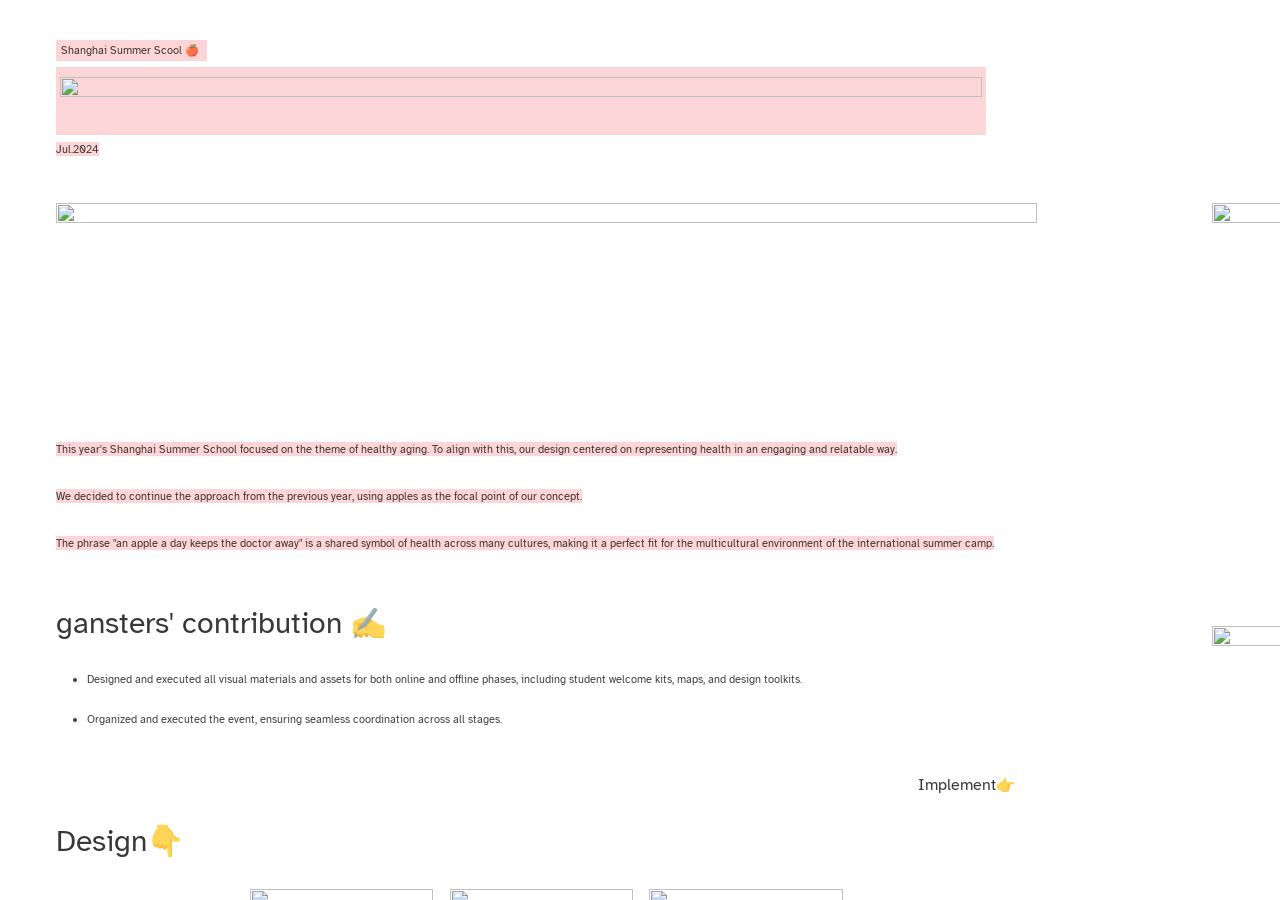
<file: web/overlay-shanghaisummerschool.html>
﻿<!DOCTYPE html>
<!-- saved from url=(0049)./overlay-minimovesmatter.html -->
<html class="" style="--base-size: 11.131200000000002px; --viewport-height: 773px; --min-viewport-height: 773px;">
<head>
<meta http-equiv="Content-Type" content="text/html; charset=UTF-8">
		
		<meta name="viewport" content="width=device-width, initial-scale=1, shrink-to-fit=no">

		
			<title>Oghuzhan _wanna_be_changemaker</title>
			<script>window.__PRELOADED_STATE__={"structure":{"byParent":{"root":[]},"bySort":{},"indexById":{},"liveIndexes":{}},"site":{"id":2656307,"direct_link":"https://570925.cargo.site","display_url":"570925.cargo.site","favicon_url":"https://freight.cargo.site/t/original/i/I2113605516825922314451688986568/Screenshot-2024-12-14-at-11.25.49.ico","site_url":"570925","domain":null,"domain_active":false,"domain_pending":false,"website_title":"Oghuzhan _wanna_be_changemaker","has_site_description":true,"site_description":"cargo.site","is_template":false,"access_level":"private"},"pages":{"byId":{}},"sets":{"byId":{}},"media":{"data":[]},"css":{},"siteDesign??</script>
			<meta name="robots" content="noindex">

		<style id="static-css">html:has(body.editing)::-webkit-scrollbar{display:none !important}body.editing::-webkit-scrollbar{display:none !important}html:has(body.editing){-ms-overflow-style:none;scrollbar-width:none}body.editing{-ms-overflow-style:none;scrollbar-width:none}body.wf-initial-load *,html.wf-initial-load *{color:transparent !important;-webkit-text-stroke:0px transparent;text-shadow:0 0 transparent}html.wf-initial-load hr{background:none !important}body{--baseColor-accent: #FF0000;--baseColor-accent-rgb: 255, 0, 0;--baseColor-accent-reverse-rgb: 255, 255, 255}*{-webkit-box-sizing:border-box;-moz-box-sizing:border-box;box-sizing:border-box}:focus{outline:0}select,select *{text-rendering:auto !important}html,body{min-height:var(--viewport-height, 100vh);margin:0;padding:0}html{--mobile-scale: 1;font-size:var(--base-size);touch-action:manipulation;position:relative}html.mobile{font-size:calc(var(--base-size)*var(--mobile-scale))}body{-moz-osx-font-smoothing:grayscale;-webkit-font-smoothing:antialiased;-webkit-text-size-adjust:none;display:flex;flex-direction:column;width:100%;min-height:var(--viewport-height, 100vh);justify-content:flex-start;margin:0;padding:0;background-color:#fff}body.no-scroll{overflow:hidden}customhtml>*{position:relative;z-index:10}.page a.active,bodycopy * a{text-decoration-color:unset;-webkit-text-decoration-color:unset}.content{display:flex;flex-direction:column;align-items:flex-start;justify-content:flex-start;min-height:100%;position:relative;flex-grow:1;border-color:transparent;border-width:0}.pages{width:100%;flex:1 0 auto}@supports(height: 100svh){.page.stacked-page:not(.fixed){--viewport-height: 100svh}.page.stacked-page+.page.stacked-page:not(.fixed){--viewport-height: 100vh}body.mobile .content:has(.stacked-page) .page.pinned.overlay:not(.fixed){--viewport-height: 100svh}}.overlay-content{mix-blend-mode:var(--overlay-mix, normal)}.page{--split-backdrop-height: calc(var(--min-viewport-height) / 2);--split-content-height: calc(var(--viewport-height) - var(--split-backdrop-height));position:relative;display:flex;justify-content:center;flex-wrap:nowrap;flex-direction:row;max-width:100%;width:100%;flex:0;mix-blend-mode:var(--page-mix, normal)}.page.has-backdrop-filter{background-color:rgba(0, 0, 0, 0.01);backdrop-filter:var(--page-backdrop-filter, none);-webkit-backdrop-filter:var(--page-backdrop-filter, none)}.overlay-content .page{mix-blend-mode:unset}.overlay-content .page::after{content:" ";display:block;position:fixed;width:100dvw;height:100dvh;top:0;left:0;z-index:-1}.overlay-content.is-passthrough-overlay .page::after{display:none}.mobile .page{flex-wrap:wrap}.page.overlay{position:absolute}.page.pinned-top,.page.pinned-bottom{flex:0;z-index:2;left:0;right:0}.page.pinned-bottom{transform:unset}.page.pinned-bottom.loading{will-change:transform;transform:translate(0, 0, 0)}.page.pinned-top{top:0}.page.pinned-bottom{bottom:0}.page.fixed{position:fixed;max-height:var(--viewport-height, 100vh)}.page.fixed .page-layout{max-height:var(--viewport-height, 100vh)}.page.fixed.allow-scroll .page-content{max-height:var(--viewport-height, 100vh);scrollbar-width:none;-ms-overflow-style:none;-webkit-overflow-scrolling:touch;overflow-y:auto;overflow-x:hidden}.page.fixed.allow-scroll .page-content{pointer-events:auto}.page.fixed.allow-scroll .page-content::-webkit-scrollbar{width:0;background:0 0;display:none}.page.overlay{position:absolute}.page.overlay,.page.overlay .page-layout,.page.fixed,.page.fixed .page-layout{pointer-events:none}body.editing .page.overlay .page-content,body.editing .page.overlay .page-content *,body.editing .page.fixed .page-content,body.editing .page.fixed .page-content *,body.editing .page.fixed.allow-scroll .page-content,body.editing .page.fixed.allow-scroll .page-content *,body.editing .page:not([editing=true]){-moz-user-select:none;-webkit-user-select:none;-ms-user-select:none;user-select:none}body.editing .page.overlay[editing=true] .page-content,body.editing .page.overlay[editing=true] .page-content *,body.editing .page.fixed[editing=true] .page-content,body.editing .page.fixed[editing=true] .page-content *,body.editing .page.fixed.allow-scroll[editing=true] .page-content,body.editing .page.fixed.allow-scroll[editing=true] .page-content *{pointer-events:auto;-moz-user-select:auto;-webkit-user-select:auto;-ms-user-select:auto;user-select:auto}.page.fixed .page-content bodycopy a,.page.overlay .page-content bodycopy a,.page.fixed .page-content bodycopy img,.page.overlay .page-content bodycopy img,.page.fixed .page-content bodycopy iframe,.page.overlay .page-content bodycopy iframe,.page.fixed .page-content bodycopy video,.page.overlay .page-content bodycopy video,.page.fixed .page-content bodycopy audio,.page.overlay .page-content bodycopy audio,.page.fixed .page-content bodycopy input,.page.overlay .page-content bodycopy input,.page.fixed .page-content bodycopy button,.page.overlay .page-content bodycopy button,.page.fixed .page-content bodycopy audio-player,.page.overlay .page-content bodycopy audio-player,.page.fixed .page-content bodycopy shop-product,.page.overlay .page-content bodycopy shop-product,.page.fixed .page-content bodycopy details,.page.overlay .page-content bodycopy details,.page.overlay .page-content bodycopy .linked,.page.overlay .page-content bodycopy .zoomable,.page.fixed .page-content bodycopy .linked,.page.fixed .page-content bodycopy .zoomable,.page.fixed .page-content bodycopy gallery-slideshow,.page.overlay .page-content bodycopy gallery-slideshow{pointer-events:auto}.page-layout{flex-grow:1;position:relative;display:flex;flex-direction:row;align-items:flex-start;justify-content:flex-start;width:0%;mix-blend-mode:var(--page-layout-mix, normal)}.page-content{display:flex;flex-direction:row;height:100%;align-items:flex-start;border-color:transparent;border-width:0;width:100%;filter:var(--page-content-filter, none);-webkit-filter:var(--page-content-filter, none)}.page-content.has-content-backdrop-filter{backdrop-filter:var(--page-content-backdrop-filter, none);-webkit-backdrop-filter:var(--page-content-backdrop-filter, none)}.page-content.has-content-backdrop-filter:has(.empty-editor)::before{content:" ";display:block;height:1px;width:1px;overflow:hidden;position:absolute;top:0;left:0;background:rgba(0, 0, 0, 0.01)}.page.accepts-pointer-events *,.page-content.accepts-pointer-events,.page-content.accepts-pointer-events *{pointer-events:auto}[position=fixed]{position:fixed;overflow-y:auto;overflow-x:hidden;max-height:100vh;pointer-events:none}[position=fixed] bodycopy{pointer-events:auto}[position=absolute]{position:absolute}[position=relative]{position:relative}.top-pins [position=fixed],.top-pins [position=absolute]{top:0;left:0;right:0;z-index:999}.bottom-pins [position=fixed],.bottom-pins [position=absolute]{bottom:0;left:0;right:0;z-index:999}h1,h2,h3,h4,h5,h6,h7,h8,h9{contain:layout}.caption-background h1,.caption-background h2,.caption-background h3,.caption-background h4,.caption-background h5,.caption-background h6,.caption-background h7,.caption-background h8,.caption-background h9{contain:none}.overlay-content{position:fixed;inset:0;pointer-events:none;max-height:100dvh;--viewport-height: var(--viewport-height, 100vh);overflow:auto;--elastic-scroll: true}body.has-scrollable-overlay .content media-item::part(iframe),body.has-scrollable-overlay .content .behind-top-scrollable-overlay media-item::part(iframe){pointer-events:none;z-index:-1000}body.has-scrollable-overlay .overlay-content.top-overlay media-item::part(iframe){pointer-events:auto;z-index:unset}.overlay-content::-webkit-scrollbar{display:none}.overlay-content .page-layout{min-height:fit-content}.overlay-content .page,.overlay-content .page-content,.overlay-content .page-layout{pointer-events:auto}.overlay-content.is-passthrough-overlay .page,.overlay-content.is-passthrough-overlay .page-layout{pointer-events:none}.overlay-content.is-passthrough-overlay .page-content{pointer-events:auto}.overlay-content.is-content-passthrough-overlay .page,.overlay-content.is-content-passthrough-overlay .page-layout,.overlay-content.is-content-passthrough-overlay .page-content,.overlay-content.is-content-passthrough-overlay .page-content bodycopy{pointer-events:none}.overlay-content.is-content-passthrough-overlay .page-content bodycopy>*:not(column-set),.overlay-content.is-content-passthrough-overlay .page-content bodycopy column-unit *{pointer-events:auto}body.editing .overlay-content .page[editing=true] bodycopy,body.editing .overlay-content .page[editing=true] bodycopy>*{pointer-events:auto}.overlay-content.overlay-animating{--scroll-transition: unset!important;overflow:hidden}.overlay-content.overlay-open.overlay-animating .page{will-change:opacity,background-color;animation:overlayOpen var(--overlay-open-duration) var(--overlay-open-easing, "ease-in-out")}.overlay-content.overlay-open .page:has(.has-content-backdrop-filter):not(:has(.backdrop)){will-change:background-color;animation:overlayOpenWithoutOpacity var(--overlay-open-duration) var(--overlay-open-easing, "ease-in-out")}.overlay-content.overlay-close.overlay-animating .page{will-change:opacity,background-color;animation:overlayClose var(--overlay-close-duration) var(--overlay-close-easing, "ease-in-out")}.overlay-content.overlay-close .page:has(.has-content-backdrop-filter):not(:has(.backdrop)){will-change:background-color;animation:overlayCloseWithoutOpacity var(--overlay-close-duration) var(--overlay-close-easing, "ease-in-out")}.overlay-content.overlay-open.overlay-animating .page-content{will-change:transform,clip-path;animation:overlayOpenContent var(--overlay-open-duration) var(--overlay-open-easing, "ease-in-out")}.overlay-content.overlay-open.overlay-animating .page-content.has-content-backdrop-filter{will-change:transform,clip-path,opacity;animation:overlayOpenContent var(--overlay-open-duration) var(--overlay-open-easing, "ease-in-out"),overlayOpenOpacity var(--overlay-open-duration) var(--overlay-open-easing, "ease-in-out")}.overlay-content.overlay-close.overlay-animating .page-content{will-change:transform,clip-path;animation:overlayCloseContent var(--overlay-close-duration) var(--overlay-close-easing, "ease-in-out")}.overlay-content.overlay-close.overlay-animating .page-content.has-content-backdrop-filter{will-change:transform,clip-path,opacity;animation:overlayCloseContent var(--overlay-close-duration) var(--overlay-close-easing, "ease-in-out"),overlayCloseOpacity var(--overlay-close-duration) var(--overlay-close-easing, "ease-in-out")}.overlay-content.touch-overscroll-transform .page-content{transform:var(--touch-overscroll-transform, translate(0px, 0px)) !important}@keyframes scrollAnimationFadeIn-1{0%{opacity:0}15%{opacity:1}}@keyframes scrollAnimationFadeIn-2{0%{opacity:0}22.5%{opacity:1}100%{opacity:1}}@keyframes scrollAnimationFadeIn-3{0%{opacity:0}38%{opacity:1}100%{opacity:1}}@keyframes scrollAnimationFadeOut-1{85%{opacity:1}100%{opacity:0}}@keyframes scrollAnimationFadeOut-2{0%{opacity:1}77.5%{opacity:1}100%{opacity:0}}@keyframes scrollAnimationFadeOut-3{0%{opacity:1}65%{opacity:1}100%{opacity:0}}@keyframes scrollAnimationFadeInOut-1{0%{opacity:0}15%{opacity:1}85%{opacity:1}100%{opacity:0}}@keyframes scrollAnimationFadeInOut-2{0%{opacity:0}20%{opacity:1}82.5%{opacity:1}100%{opacity:0}}@keyframes scrollAnimationFadeInOut-3{0%{opacity:0}30%{opacity:1}75%{opacity:1}100%{opacity:0}}@keyframes scrollAnimationFlyIn-1{0%{transform:translateY(5vh)}15%{transform:scale(1)}85%{transform:scale(1)}100%{transform:scale(1)}}@keyframes scrollAnimationFlyIn-2{0%{transform:translateY(10vh)}30%{transform:scale(1)}70%{transform:scale(1)}100%{transform:scale(1)}}@keyframes scrollAnimationFlyIn-3{0%{transform:translateY(20vh)}35%{transform:scale(1)}65%{transform:scale(1)}100%{transform:scale(1)}}@keyframes scrollAnimationFlyInFadeIn-1{0%{opacity:.4;transform:translateY(25px)}50%{opacity:1;transform:translateY(0px)}}@keyframes scrollAnimationFlyInFadeIn-2{0%{opacity:0;transform:translateY(50px)}50%{opacity:1;transform:translateY(0vh)}}@keyframes scrollAnimationFlyInFadeIn-3{0%{opacity:0;transform:translateY(100px)}50%{opacity:1;transform:translateY(0vh)}}@keyframes scrollAnimationFlyOut-1{35%{transform:scale(1)}85%{transform:scale(1)}100%{transform:translateY(-5vh)}}@keyframes scrollAnimationFlyOut-2{35%{transform:scale(1)}70%{transform:scale(1)}100%{transform:translateY(-10vh)}}@keyframes scrollAnimationFlyOut-3{35%{transform:scale(1)}65%{transform:scale(1)}100%{transform:translateY(-20vh)}}@keyframes scrollAnimationFlyInOut-1{0%{transform:translateY(5vh)}35%{transform:scale(1)}85%{transform:scale(1)}100%{transform:translateY(-5vh)}}@keyframes scrollAnimationFlyInOut-2{0%{transform:translateY(10vh)}35%{transform:scale(1)}70%{transform:scale(1)}100%{transform:translateY(-10vh)}}@keyframes scrollAnimationFlyInOut-3{0%{transform:translateY(20vh)}35%{transform:scale(1)}65%{transform:scale(1)}100%{transform:translateY(-20vh)}}@keyframes scrollAnimationBlurIn-1{0%{filter:blur(5px)}10%{filter:blur(5px)}30%{filter:blur(0px)}}@keyframes scrollAnimationBlurIn-2{0%{filter:blur(8px)}12.5%{filter:blur(8px)}35%{filter:blur(0px)}}@keyframes scrollAnimationBlurIn-3{0%{filter:blur(13px)}15%{filter:blur(13px)}40%{filter:blur(0px)}}@keyframes scrollAnimationScaleInOut-1{0%{transform:scale(0.875);transform-origin:50% 0%}50%{transform:scale(1);transform-origin:50% 50%}100%{transform:scale(0.875);transform-origin:50% 100%}}@keyframes scrollAnimationScaleInOut-2{0%{transform:scale(0.6);transform-origin:50% 0%}50%{transform:scale(1);transform-origin:50% 50%}100%{transform:scale(0.6);transform-origin:50% 100%}}@keyframes scrollAnimationScaleInOut-3{0%{transform:scale(0.4);transform-origin:50% 0%}50%{transform:scale(1);transform-origin:50% 50%}100%{transform:scale(0.4);transform-origin:50% 100%}}@keyframes scrollAnimationScaleIn-1{0%{transform:scale(0.875);transform-origin:50% 0%}50%{transform:scale(1);transform-origin:50% 0%}100%{transform:scale(1);transform-origin:50% 0%}}@keyframes scrollAnimationScaleIn-2{0%{transform:scale(0.6);transform-origin:50% 0%}50%{transform:scale(1);transform-origin:50% 0%}100%{transform:scale(1);transform-origin:50% 0%}}@keyframes scrollAnimationScaleIn-3{0%{transform:scale(0.4);transform-origin:50% 0%}50%{transform:scale(1);transform-origin:50% 0%}100%{transform:scale(1);transform-origin:50% 0%}}@keyframes scrollAnimationScaleOut-1{0%{transform:scale(1);transform-origin:50% 100%}50%{transform:scale(1);transform-origin:50% 100%}100%{transform:scale(0.875);transform-origin:50% 100%}}@keyframes scrollAnimationScaleOut-2{0%{transform:scale(1);transform-origin:50% 100%}50%{transform:scale(1);transform-origin:50% 100%}100%{transform:scale(0.6);transform-origin:50% 100%}}@keyframes scrollAnimationScaleOut-3{0%{transform:scale(1);transform-origin:50% 100%}50%{transform:scale(1);transform-origin:50% 100%}100%{transform:scale(0.4);transform-origin:50% 100%}}@keyframes scrollAnimationHelix-1{0%{transform:perspective(4000px) rotatey(35deg) rotatez(1.5deg)}100%{transform:perspective(4000px) rotatey(-35deg) rotatez(-1.5deg)}}@keyframes scrollAnimationHelix-2{0%{transform:perspective(3000px) rotatey(60deg) rotatez(2deg)}100%{transform:perspective(3000px) rotatey(-60deg) rotatez(-2deg)}}@keyframes scrollAnimationHelix-3{0%{transform:perspective(2000px) rotatey(90deg) rotatez(3deg)}100%{transform:perspective(2000px) rotatey(-90deg) rotatez(-3deg)}}@keyframes scrollAnimationConveyor-1{0%{transform:perspective(2500px) translateZ(25em) rotateX(45deg)}40%{transform:perspective(2500px) rotateX(0deg)}100%{transform:perspective(2500px) rotateX(0deg)}}@keyframes scrollAnimationConveyor-2{0%{transform:perspective(2400px) translateZ(30em) rotateX(60deg)}50%{transform:perspective(2400px) rotateX(0deg)}100%{transform:perspective(2400px) rotateX(0deg)}}@keyframes scrollAnimationConveyor-3{0%{transform:perspective(2300px) translateZ(45em) rotateX(85deg)}60%{transform:perspective(2300px) rotateX(0deg)}100%{transform:perspective(2300px) rotateX(0deg)}}@keyframes scrollAnimationRebound-1{0%{transform:perspective(2100px) translateZ(-30em) rotateX(50deg);transform-origin:50% 100%}47%{transform:perspective(2100px) translateZ(0em) rotateX(0deg);transform-origin:50% 50%}53%{transform:perspective(2100px) translateZ(0em) rotateX(0deg);transform-origin:50% 50%}100%{transform:perspective(2100px) translateZ(-30em) rotateX(-50deg);transform-origin:50% 0%}}@keyframes scrollAnimationRebound-2{0%{transform:perspective(1800px) translateZ(-50em) rotateX(70deg);transform-origin:50% 100%}47%{transform:perspective(1800px) translateZ(0em) rotateX(0deg);transform-origin:50% 50%}53%{transform:perspective(1800px) translateZ(0em) rotateX(0deg);transform-origin:50% 50%}100%{transform:perspective(1800px) translateZ(-50em) rotateX(-70deg);transform-origin:50% 0%}}@keyframes scrollAnimationRebound-3{0%{transform:perspective(1300px) translateZ(-70em) rotateX(90deg);transform-origin:50% 100%}47%{transform:perspective(1300px) translateZ(0em) rotateX(0deg);transform-origin:50% 50%}53%{transform:perspective(1300px) translateZ(0em) rotateX(0deg);transform-origin:50% 50%}100%{transform:perspective(1300px) translateZ(-70em) rotateX(-90deg);transform-origin:50% 0%}}@keyframes scrollTransitionFadeUp-1{0%{opacity:0;transform:translateY(25px)}25%{opacity:1;transform:translateY(0vh)}}@keyframes scrollTransitionFadeUp-2{0%{opacity:0;transform:translateY(40px)}25%{opacity:1;transform:translateY(0vh)}}@keyframes scrollTransitionFadeUp-3{0%{opacity:0;transform:translateY(50px)}25%{opacity:1;transform:translateY(0vh)}}@keyframes scrollTransitionScaleUp-1{0%{opacity:0;transform:scale(0.95)}25%{opacity:1;transform:scale(1)}}@keyframes scrollTransitionScaleUp-2{0%{opacity:0;transform:scale(0.875)}25%{opacity:1;transform:scale(1)}}@keyframes scrollTransitionScaleUp-3{0%{opacity:0;transform:scale(0.75)}25%{opacity:1;transform:scale(1)}}@keyframes scrollAnimationTwistUp-1{0%{opacity:0;transform:translateY(25px) rotateY(27deg) rotateZ(1.5deg) perspective(4000px)}25%{opacity:1;transform:translateY(0vh)}}@keyframes scrollAnimationTwistUp-2{0%{opacity:0;transform:translateY(40px) rotateY(35deg) rotateZ(2deg) perspective(3000px)}25%{opacity:1;transform:translateY(0vh)}}@keyframes scrollAnimationTwistUp-3{0%{opacity:0;transform:translateY(65px) rotateY(40deg) rotateZ(3deg) perspective(2000px)}25%{opacity:1;transform:translateY(0vh)}}@keyframes scrollTransitionBlurIn-1{0%{filter:blur(5px);transform:scale(0.992)}25%{filter:blur(0px);transform:scale(1)}}@keyframes scrollTransitionBlurIn-2{0%{filter:blur(8px);transform:scale(0.992)}25%{filter:blur(0px);transform:scale(1)}}@keyframes scrollTransitionBlurIn-3{0%{filter:blur(13px);transform:scale(0.992)}25%{filter:blur(0px);transform:scale(1)}}@keyframes scrollTransitionColorIn-1{0%{filter:saturate(50%)}32%{filter:saturate(100%)}}@keyframes scrollTransitionColorIn-2{0%{filter:saturate(25%)}32%{filter:saturate(100%)}}@keyframes scrollTransitionColorIn-3{0%{filter:saturate(0%)}32%{filter:saturate(100%)}}@keyframes scrollTransitionRebound-1{0%{transform:perspective(1500px) translateZ(0em) rotateX(30deg);transform-origin:50% 100%;opacity:0}25%{transform:perspective(1500px) translateZ(0em) rotateX(0deg);transform-origin:50% 50%;opacity:1}}@keyframes scrollTransitionRebound-2{0%{transform:perspective(1800px) translateZ(-50em) rotateX(70deg);transform-origin:50% 100%}47%{transform:perspective(1800px) translateZ(0em) rotateX(0deg);transform-origin:50% 50%}53%{transform:perspective(1800px) translateZ(0em) rotateX(0deg);transform-origin:50% 50%}100%{transform:perspective(1800px) translateZ(-50em) rotateX(-70deg);transform-origin:50% 0%}}@keyframes scrollTransitionRebound-3{0%{transform:perspective(1300px) translateZ(-70em) rotateX(90deg);transform-origin:50% 100%}47%{transform:perspective(1300px) translateZ(0em) rotateX(0deg);transform-origin:50% 50%}53%{transform:perspective(1300px) translateZ(0em) rotateX(0deg);transform-origin:50% 50%}100%{transform:perspective(1300px) translateZ(-70em) rotateX(-90deg);transform-origin:50% 0%}}@keyframes LooseHinge-1{0%{transform:rotate(5deg);transform-origin:0% 0%}50%{transform:rotate(0deg);transform-origin:50% 50%}100%{transform:rotate(5deg);transform-origin:100% 100%}}@keyframes LooseHinge-2{0%{transform:rotate(10deg);transform-origin:0% 0%}50%{transform:rotate(0deg);transform-origin:50% 50%}100%{transform:rotate(10deg);transform-origin:100% 100%}}@keyframes LooseHinge-3{0%{transform:rotate(30deg);transform-origin:0% 0%}50%{transform:rotate(0deg);transform-origin:50% 50%}100%{transform:rotate(30deg);transform-origin:100% 100%}}@keyframes overlayOpen{from{opacity:var(--overlay-open-from-opacity, 1);background-color:var(--overlay-open-from-background-color, transparent)}to{opacity:1}}@keyframes overlayOpenWithoutOpacity{from{background-color:var(--overlay-open-from-background-color, transparent)}}@keyframes overlayOpenOpacity{from{opacity:var(--overlay-open-from-opacity, 1)}to{opacity:1}}@keyframes overlayOpenContent{from{transform:var(--overlay-open-content-from-transform, translate3d(0, 0, 0));clip-path:var(--overlay-open-content-from-clip-mask, inset(0% 0% 0% 0%))}to{transform:translate3d(0, 0, 0);clip-path:var(--overlay-open-content-to-clip-mask, inset(0% 0% 0% 0%))}}@keyframes overlayClose{to{opacity:var(--overlay-close-to-opacity, 1);background-color:var(--overlay-close-to-background-color, transparent)}}@keyframes overlayCloseWithoutOpacity{to{background-color:var(--overlay-close-to-background-color, transparent)}}@keyframes overlayCloseOpacity{to{opacity:var(--overlay-close-to-opacity, 1)}}@keyframes overlayCloseContent{from{transform:translate3d(0, 0, 0);clip-path:var(--overlay-close-content-from-clip-mask, inset(0% 0% 0% 0%))}to{transform:var(--overlay-close-content-to-transform, translate3d(0, 0, 0));clip-path:var(--overlay-close-content-to-clip-mask, inset(0% 0% 0% 0%))}}.backdrop{contain:layout}.has-backdrop-filter .backdrop-contents::after{backdrop-filter:var(--page-backdrop-filter, none);-webkit-backdrop-filter:var(--page-backdrop-filter, none);position:absolute;width:100%;height:100%;content:"";inset:0;z-index:1;pointer-events:none}.backdrop:not(.clip){-webkit-transform:translate(0px, 0px)}.backdrop>.backdrop-contents{transition:opacity .5s ease-in-out;opacity:0;top:0;bottom:0;width:100%;position:sticky;height:100%;max-height:100vh;overflow:hidden}.backdrop-contents.loaded{opacity:1}.backdrop.clip .backdrop-contents.above,.backdrop.clip .backdrop-contents.below{display:none}.backdrop.clip .backdrop-contents{will-change:display,opacity,transform,clip-path}.backdrop>.backdrop-contents [data-backdrop]{height:100%}.backdrop.clip{contain:none;overflow:hidden;clip-path:inset(0% 0% 0% 0%)}.clip>.backdrop-contents{height:calc(100vh + .5px);width:var(--backdrop-width, 100%);position:fixed}.backdrop{flex-shrink:0;width:100%;order:1;position:absolute;top:0;left:0;right:0;bottom:0}.wallpaper-navigation{position:absolute;inset:var(--pin-padding-top, 0) 0 var(--pin-padding-bottom, 0) 0;z-index:10;pointer-events:none !important;display:flex;justify-content:center;flex-wrap:wrap;flex-direction:row;max-width:100%;width:100%;flex:0}.wallpaper-navigation .page-content,.wallpaper-navigation .page-layout{background:none;background-color:transparent;visibility:hidden}.wallpaper-navigation .backdrop.clip{contain:none;overflow:hidden;clip-path:inset(0% 0% 0% 0%)}.wallpaper-navigation .backdrop.clip>.wallpaper-slideshow{position:fixed}.wallpaper-navigation .wallpaper-slideshow{top:0;bottom:0;position:sticky;transform:translate3d(0, 0, 0);height:calc(100% + .5px);max-height:calc(var(--viewport-height, 100vh) + .5px)}::part(slideshow-nav){transition:opacity 222ms ease-in-out;pointer-events:none;-moz-user-select:none;-webkit-user-select:none;-ms-user-select:none;user-select:none;-webkit-tap-highlight-color:transparent;-webkit-touch-callout:none;--button-size: 30px;--button-inset: 20px;--button-icon-color: rgba(255, 255, 255, 0.9);--button-icon-scale: 1;--button-icon-stroke-width: 1.5px;--button-icon-stroke-linecap: butt;--button-background-color: rgba(87, 87, 87, 0.35);--button-background-radius: 50%;--button-active-opacity: 0.7}::part(slideshow-nav-previous-button){pointer-events:auto;cursor:pointer;position:absolute;top:0;left:0;bottom:0}::part(slideshow-nav-next-button){pointer-events:auto;cursor:pointer;position:absolute;top:0;right:0;bottom:0}::part(slideshow-nav-close-button){pointer-events:auto;cursor:pointer;position:absolute;top:0;right:0}::part(slideshow-nav-prev){position:absolute;top:0;bottom:0;left:var(--button-inset, 0px);margin:auto;width:36px;height:36px}::part(slideshow-nav-next){position:absolute;top:0;bottom:0;right:var(--button-inset, 0px);margin:auto;width:36px;height:36px;transform:scaleX(-1)}::part(slideshow-nav-close){position:absolute;top:var(--button-inset, 0px);right:var(--button-inset, 0px);margin:auto;width:36px;height:36px}::part(slideshow-nav-prev),::part(slideshow-nav-next),::part(slideshow-nav-close){height:var(--button-size);width:var(--button-size)}::part(slideshow-nav-previous-button):active,::part(slideshow-nav-next-button):active,::part(slideshow-nav-close-button):active{opacity:var(--button-active-opacity, 0.7)}::part(slideshow-nav-background){stroke:none !important;fill:var(--button-background-color);rx:var(--button-background-radius)}::part(slideshow-nav-arrow),::part(slideshow-nav-x){fill:none !important;stroke:var(--button-icon-color);stroke-width:var(--button-icon-stroke-width);stroke-linecap:var(--button-icon-stroke-linecap);transform:scale(var(--button-icon-scale));transform-origin:center}bodycopy{display:block;contain:layout;word-wrap:break-word;position:relative;max-width:100%;width:100%;-webkit-nbsp-mode:normal;--font-scale: 1}bodycopy *{border-width:0}a{color:inherit}a.image-link,a.image-link:hover,a.image-link:active,a.icon-link,a.icon-link:hover,a.icon-link:active{border-bottom:none;text-decoration:none}[contenteditable=true] a:active,[contenteditable=true] .linked:active,[contenteditable=true] .zoomable:active{opacity:1}s *{text-transform:inherit}small{max-width:100%;text-decoration:inherit}b,strong{font-weight:bolder}.small-caps{font-variant:small-caps;text-transform:lowercase}.no-wrap{white-space:nowrap}.page_background{position:absolute;top:0;left:0;width:100%;height:100%}media-item::part(placeholder){border:1px solid rgba(0, 0, 0, 0.15) !important;overflow:hidden}media-item::part(placeholder-svg){background:#fff;display:block;width:100%;height:100%}media-item::part(placeholder-line){stroke:rgba(0, 0, 0, 0.1) !important}media-item::part(placeholder-rect){fill:rgba(0, 0, 0, 0.05);height:100%;width:100%}media-item .caption.empty{display:none}.tag-separator:before{content:", "}media-item[drag=true]::part(media),[contenteditable=true] iframe{pointer-events:none}column-set+*{--gutter-expand: 1}gallery-grid+*{--gutter-expand: 1}gallery-columnized+*{--gutter-expand: 1}gallery-justify+*{--gutter-expand: 1}media-item+*{--gutter-expand: 1}column-unit>*:first-child{--gutter-expand: 0}marquee-set h1,marquee-set h2,marquee-set h3,marquee-set h4,marquee-set h5,marquee-set h6,marquee-set h7,marquee-set h8,marquee-set h9{vertical-align:text-bottom;display:inline-block}marquee-set{pointer-events:auto}gallery-slideshow media-item figcaption.caption{display:var(--display-slideshow-captions, none);transform:var(--slideshow-caption-transform, translateX(0px));opacity:var(--slideshow-caption-opacity, 0);text-align:var(--slideshow-caption-align);transition-property:opacity;transition-duration:var(--slideshow-caption-transition-duration, 0.1s);will-change:opacity,transform;position:relative}gallery-slideshow media-item::part(sizing-frame){margin:auto 0;flex-grow:0}gallery-slideshow media-item::part(frame){display:flex;flex-wrap:wrap;width:var(--item-width);height:var(--slide-height);align-content:var(--slideshow-vertical-align);align-self:var(--slideshow-horizontal-align)}body>media-item[no-component]{all:unset !important;border:none !important;padding:0 !important;position:fixed !important;z-index:5000 !important;pointer-events:none !important;background:none !important;inset:0 !important;overflow:hidden !important}body.slideshow-scrub-dragging *{cursor:ew-resize !important}button#edit.edit{appearance:none;-webkit-appearance:none;border:none;cursor:pointer;font-size:var(--fontSize-default);font-family:var(--fontFamily-default);padding:0;text-align:left;white-space:nowrap;background:transparent;display:flex;margin:0;border-radius:3px 0 0 3px;pointer-events:auto;position:fixed;top:50%;transform:translate(0, -50%);right:400px;height:36px;width:12px;z-index:999;cursor:pointer;background-color:rgba(140, 140, 140, 0.4);padding-left:2px;margin-right:5px;width:20px;cursor:pointer;margin:0;right:0}button#edit.edit:active{opacity:.7;user-select:none}button#edit.edit svg{padding:0;width:16px;height:36px;margin-left:2px;opacity:1}button#edit.edit svg path{fill:#fff}.quick-view{--font-scale: 1;--resize-parent-width: unset;width:80%;height:80%;margin-top:auto;margin-right:auto;margin-bottom:auto;margin-left:auto;padding:5rem;padding-top:5rem;padding-right:5rem;padding-bottom:5rem;padding-left:5rem;display:flex;z-index:5001;transform:translateZ(999px);position:fixed;top:0;left:0;right:0;bottom:0;-webkit-text-size-adjust:100%;-ms-touch-action:none;touch-action:none;line-height:initial;letter-spacing:initial}.quick-view .caption{font-size:clamp(14.5px,var(--font-scale, 1)*var(--font-size, 14.5px),2.4rem)}.quick-view-frame{position:relative;display:flex;height:100%;width:100%}.quick-view-content{height:100%;width:auto}.quick-view-background{backdrop-filter:var(--quick-view-backdrop-filter, none);-webkit-backdrop-filter:var(--quick-view-backdrop-filter, none);transition:backdrop-filter .2s ease}.quick-view.quick-view-navigation{display:block;z-index:5002;position:fixed;inset:0;pointer-events:none;transform:translateZ(999px)}.quick-view::part(slideshow-nav){transition:opacity 222ms ease-in-out;position:absolute;z-index:99;inset:0;pointer-events:none}.pagination-watcher{pointer-events:none;height:1px;margin-top:-1px;width:100%}html,body{overflow-anchor:none}.colorfilter-color,.colorfilter-base{position:absolute;inset:0;pointer-events:none}.colorfilter-color{z-index:9995;display:block;background-color:var(--colorfilter-color, #FF0000);mix-blend-mode:var(--colorfilter-mix, lighten);opacity:var(--colorfilter-color-opacity, 0)}.colorfilter-base{display:block;backdrop-filter:grayscale(clamp(0, var(--colorfilter-grayscale, 0), var(--colorfilter-color-opacity, 0))) brightness(var(--colorfilter-brightness, 1)) contrast(var(--colorfilter-contrast, 1)) invert(var(--colorfilter-invert, 0));-webkit-backdrop-filter:grayscale(clamp(0, var(--colorfilter-grayscale, 0), var(--colorfilter-color-opacity, 0))) brightness(var(--colorfilter-brightness, 1)) contrast(var(--colorfilter-contrast, 1)) invert(var(--colorfilter-invert, 0));z-index:9994}#editor-overlay.safari,.colorfilter-base.safari,.colorfilter-color.safari,#cargo-dotsite.safari{transform:translateZ(0px);animation:loopTranslate .5s steps(2, end) infinite}@keyframes loopTranslate{0%{transform:translateZ(0px)}50%{transform:translateZ(1px)}100%{transform:translateZ(0px)}}.flying-object{position:fixed;top:0;left:0;width:100vw;height:100vh;z-index:9999;overflow:hidden}.flying-object media-item{position:fixed;top:0;left:0}.flying-object,.flying-object *{user-select:none;pointer-events:none !important}body.audio-player-dragging,body.audio-player-dragging audio-player,body.audio-player-dragging *{cursor:ew-resize}audio-player[browser-default=true]{padding:unset;margin:unset;outline:unset;background:unset;border:unset;transform:unset;height:unset;position:relative;display:inline-block}audio-player::part(button){background:transparent;cursor:pointer;flex-shrink:0;align-items:center;justify-content:center;display:inline-flex;width:.7em;contain:layout}audio-player::part(separator){height:100%}audio-player::part(buffer){height:100%}audio-player::part(time-bar){height:100%;display:flex;justify-content:space-between;align-content:center;margin:auto 0;width:0%;flex-grow:1;height:100%}audio-player::part(progress){background:transparent;height:100%}audio-player::part(play-icon),audio-player::part(pause-icon){fill:currentColor;cursor:pointer;width:100%;height:auto}audio-player::part(label){white-space:nowrap;overflow:hidden;text-overflow:ellipsis;pointer-events:none;user-select:none;margin:auto auto auto 0;flex:0 3 auto;min-width:0;width:100%}audio-player::part(total-time){flex:0 1 auto;margin:auto 0}audio-player::part(current-time),audio-player::part(play-text){flex:0 1 auto;margin:auto 0}audio-player::part(stream-anim):before{content:"Streaming"}audio-player::part(stream-anim){user-select:none;margin:auto auto auto 0}audio-player::part(buffer),audio-player::part(current-time),audio-player::part(note-svg),audio-player::part(play-text),audio-player::part(separator),audio-player::part(total-time){user-select:none;pointer-events:none}audio-player::part(buffer),audio-player::part(play-text),audio-player::part(progress){position:absolute}audio-player::part(time-bar),audio-player::part(button),audio-player::part(current-time),audio-player::part(note-icon),audio-player::part(pause),audio-player::part(play),audio-player::part(total-time){position:relative}audio-player::part(progress-indicator){border:1px solid currentColor;cursor:ew-resize;height:100%;right:0;position:absolute}audio-player{border:var(--border-lines);margin-bottom:.5em;overflow:hidden}audio-player::part(time-bar){background:var(--background-color)}audio-player::part(label),audio-player::part(current-time),audio-player::part(total-time){color:var(--text-color)}audio-player::part(play-icon),audio-player::part(pause-icon){fill:var(--icon-color, currentColor)}audio-player::part(separator){width:0px;background:none}audio-player::part(buffer){background:var(--buffer-background-color)}audio-player::part(progress){background:var(--progress-background-color)}audio-player::part(progress-indicator){border-top:0;border-bottom:0;border-left:0;border-right-width:2px}audio-player::part(button){height:100%;display:inline-flex;align-self:center;background:var(--background-color)}audio-player::part(button):after{color:var(--text-color)}audio-player[status=stopped]::part(button):after,audio-player:not([status])::part(button):after{content:var(--play-text)}audio-player[status=playing]::part(button):after{content:var(--pause-text)}audio-player::part(play-icon),audio-player::part(pause-icon){height:var(--icon-size, 1em);width:auto}audio-player::part(label),audio-player::part(stream-anim),audio-player::part(current-time),audio-player::part(total-time){padding:var(--text-padding)}shop-product{font-size:1.2rem;max-width:22rem;width:100%;position:relative;display:block}shop-product::part(price){line-height:1.1;color:inherit;font-family:inherit;font-style:inherit;font-weight:inherit;font-size:inherit;letter-spacing:inherit}shop-product::part(dropdown){width:100%;background:transparent;line-height:normal;color:inherit;font-family:inherit;font-style:inherit;font-weight:inherit;font-size:inherit;letter-spacing:inherit;white-space:nowrap;text-overflow:ellipsis;display:inline-block;-webkit-appearance:none;border:0;outline:0}shop-product::part(button){line-height:normal;cursor:pointer;display:inline-block;color:inherit;font-family:inherit;font-style:inherit;font-weight:inherit;font-size:inherit;letter-spacing:inherit;-webkit-touch-callout:none;-webkit-user-select:none;user-select:none}shop-product::part(button):active{opacity:.7}a[rel=show-cart][show-count]:after{counter-reset:variable var(--cart-item-count);content:" (" counter(variable) ")";display:var(--cart-item-count-display, none)}.cargodotsite{position:fixed;bottom:1rem;right:1.4rem;mix-blend-mode:difference;z-index:9999;opacity:.2;cursor:pointer}.mobile .cargodotsite{bottom:.4rem;right:1rem}.cargodotsite:active{opacity:.14}.dl-duplicate{position:fixed;bottom:1rem;right:1.4rem;z-index:9999;cursor:pointer}.mobile .dl-duplicate{bottom:.4rem;right:1rem}.dl-duplicate:active{opacity:.7}</style>
		<link rel="stylesheet" type="text/css" href="./overlay-shanghaisummerschool_files/index.css">
		<script>!function(){function e(e,o,t){!1===e.prototype.hasOwnProperty(name)&&(e.prototype[o]=t)}e(Node,"saveable",!1),e(Node,"setSaveable",function(e){return this.saveable=e,this}),e(Node,"isSaveable",function(){return this.saveable}),Node.prototype.persistCloneNode=function(){var s=function(e,o,t){for(var i=0;i<e.childNodes.length;i++)t(e.childNodes[i],o.childNodes[i]),0<e.childNodes[i].childNodes.length&&s(e.childNodes[i],o.childNodes[i],t)},e=Node.prototype.cloneNode.apply(this,arguments);return this.isSaveable&&!0===this.isSaveable()&&e.setSaveable(!0),0<this.childNodes.length&&s(this,e,function(e,o){e.isSaveable&&!0===e.isSaveable()&&o.setSaveable(!0)}),e},this.core={markAsEditable:function(e){}}}(window.CargoEditor=window.CargoEditor||{});</script>
	
			<link rel="icon" href="https://freight.cargo.site/t/original/i/I2113605516825922314451688986568/Screenshot-2024-12-14-at-11.25.49.ico" sizes="any">
			
			
			
			<link rel="stylesheet" type="text/css" href="./overlay-shanghaisummerschool_files/css" media="all">
<style id="bodycopy-override">
bodycopy {
	font-size: 1.4rem;
	font-weight: 540;
	color: rgba(0, 0, 0, 0.75);
	font-family: var(--typo-latin-family, "Atkinson Hyperlegible"), sans-serif;
	font-style: normal;
	line-height: 1.15;
	letter-spacing: 0em;
	display: block;
	font-variation-settings: 'slnt' 0, 'MONO' 0;
}

bodycopy a {
	color: rgba(0, 0, 0, 0.75);
	text-decoration: underline;
}

</style>

<link rel="stylesheet" href="./responsive.shared.css?v=20260326-1">
</head>
	<body style="" class="has-scrollable-overlay">
	


<div style="position: fixed; top: 0;left: 0;z-index: -99; visibility: hidden; height: 100svh;" tabindex="-1" aria-hidden="true"></div><div style="position: fixed; top: 0;left: 0;z-index: -99; visibility: hidden; height: var(--viewport-height, 100vh);" tabindex="-1" aria-hidden="true"></div><customhtml><script>
document.addEventListener("DOMContentLoaded", () => {
  // ÃƒÂ¥Ã¢â‚¬ÂºÃ‚Â¾ÃƒÂ§Ã¢â‚¬Â°Ã¢â‚¬Â¡ÃƒÂ¥Ã…Â Ã‚Â ÃƒÂ¨Ã‚Â½Ã‚Â½ÃƒÂ§Ã…Â Ã‚Â¶ÃƒÂ¦Ã¢â€šÂ¬Ã‚ÂÃƒÂ¥Ã‚Â¤Ã¢â‚¬Å¾ÃƒÂ§Ã‚ÂÃ¢â‚¬Â 
  document.body.classList.add("loading");

  const images = document.querySelectorAll("img");
  let totalImages = images.length;
  let loadedImages = 0;

  images.forEach((image) => {
    image.onload = () => {
      loadedImages++;
      if (loadedImages === totalImages) {
        document.body.classList.remove("loading"); // ÃƒÂ¥Ã¢â‚¬ÂºÃ‚Â¾ÃƒÂ§Ã¢â‚¬Â°Ã¢â‚¬Â¡ÃƒÂ¥Ã…Â Ã‚Â ÃƒÂ¨Ã‚Â½Ã‚Â½ÃƒÂ¥Ã‚Â®Ã…â€™ÃƒÂ¦Ã‹â€ Ã‚ÂÃƒÂ¥Ã‚ÂÃ…Â½ÃƒÂ§Ã‚Â§Ã‚Â»ÃƒÂ©Ã¢â€žÂ¢Ã‚Â¤ loading ÃƒÂ§Ã…Â Ã‚Â¶ÃƒÂ¦Ã¢â€šÂ¬Ã‚Â
      }
    };

    if (image.complete) {
      image.onload();
    }
  });
});

</script></customhtml><style>@font-face {
  font-family: "Zen Maru Gothic";
  font-weight: 900;
  font-style: normal;
  src: url("https://freight.cargo.site/m/I2100363636276017819076425783240/ZenMaruGothic-Black.woff") format("woff");
}

html {
	--mobile-scale: 1.22;
	--mobile-padding-offset: 0.29;
}

body {
	--swatch-1: rgba(0, 0, 0, 0.85);
	--swatch-2: rgba(0, 0, 0, 0.75);
	--swatch-3: rgba(0, 0, 0, 0.6);
	--swatch-4: rgba(0, 0, 0, 0.4);
    --swatch-5: rgba(0, 0, 0, 0.25);
	--swatch-6: #000000;
	--swatch-7: #a7b748;
}


a:active,
.linked:active,
.zoomable::part(media):active {
	opacity: 0.7;
}

.page a.active {
	color: rgba(0, 0, 0, 0.4);
}

sub {
	position: relative;
	vertical-align: baseline;
	top: 0.3em;
}

sup {
	position: relative;
	vertical-align: baseline;
	top: -0.4em;
}

.small-caps {
	font-variant: small-caps;
    text-transform: lowercase;
}

ol {
	margin: 0;
	padding: 0 0 0 2.5em;
	list-style-type: decimal-leading-zero;
}

ul {
	margin: 0;
	padding: 0 0 0 2.0em;
}

ul.lineated {
	margin: 0;
	padding: 0;
	list-style-type: none;
	margin: 0 0 0 3em;
	text-indent: -3em;
}

blockquote {
	margin: 0;
	padding: 0 0 0 2em;
}

hr {
	background: rgba(127, 127, 127, 0.6);
	border: 0;
	height: 1px;
	display: block;
}

.content {
	border-color: rgba(0,0,0,.85);
}

bodycopy {
	font-size: 1.4rem;
	font-weight: 540;
	color: rgba(0, 0, 0, 0.75);
	font-family: var(--typo-latin-family, "Atkinson Hyperlegible"), sans-serif;
	font-style: normal;
	line-height: 1.15;
	letter-spacing: 0em;
	display: block;
	font-variation-settings: 'slnt' 0, 'MONO' 0;
}

bodycopy a {
	color: rgba(0, 0, 0, 0.75);
	text-decoration: underline;
}


h1 {
	font-family: var(--typo-latin-family, "Atkinson Hyperlegible"), sans-serif;
	font-style: normal;
	font-weight: 400;
	margin: 0;
	font-size: 5.2rem;
	line-height: 1;
	color: rgba(0, 0, 0, 0.75);
	letter-spacing: 0em;
	font-variation-settings: 'slnt' 0, 'MONO' 0;
}

.mobile h1 {
	font-size: 4.4rem;
}

h1 a {
	color: rgba(0, 0, 0, 0.75);
	text-decoration: none;
}


h2 {
	font-family: var(--typo-latin-family, "Atkinson Hyperlegible"), sans-serif;
	font-style: normal;
	font-weight: 500;
	margin: 0;
	color: rgba(0, 0, 0, 0.75);
	font-size: 2.4rem;
	line-height: 1.15;
	letter-spacing: 0em;
	font-variation-settings: 'slnt' 0, 'MONO' 0;
}

h2 a {
	color: rgba(0, 0, 0, 0.75);
	text-decoration: none;
}


.caption {
	font-size: 1.1rem;
	font-weight: 400;
	color: rgba(0, 0, 0, 0.4);
	font-family: "Diatype Mono Variable";
	font-style: normal;
	line-height: 1.3;
	letter-spacing: 0em;
	display: block;
	font-variation-settings: 'slnt' 0, 'MONO' 1;
}

.caption a {
	color: rgba(0, 0, 0, 0.4);
	text-decoration: none;
}


media-item .caption {
	margin-top: .5em;
}

gallery-grid .caption,
gallery-columnized .caption,
gallery-justify .caption {
	margin-bottom: 2em;
}


[thumbnail-index] .caption .tags {
	margin-top: 0.25em;
}

.page {
	justify-content: flex-start;
}

.page-content {
	padding: 3rem;
	text-align: left;
}

.mobile [id] .page-layout {
	max-width: 100%;
}

.page-layout {
	align-items: flex-start;
	max-width: 100%;
}

media-item::part(media) {
	border: 0;
	padding: 0;
}

.quick-view {
	height: 100%;
	width: 100%;
	padding: 3rem;
	margin-top: auto;
	margin-right: auto;
	margin-bottom: auto;
	margin-left: auto;
}

.quick-view-background {
	background-color: #ffffff;
}

.quick-view .caption {
	color: rgba(255, 255, 255, 1.0);
	padding: 20px 0;
	text-align: center;
	transition: 100ms opacity ease-in-out;
	position: absolute;
	bottom: 0;
	left: 0;
	right: 0;
}

.quick-view .caption-background {
	padding: 0.5rem 1rem;
	display: inline-block;
	background: rgba(0, 0, 0, 0.5);
	border-radius: .5rem;
	text-align: left;
	max-width: 50rem;
}

.mobile .quick-view {
	width: 100%;
	height: 100%;
	margin: 0;
	padding: 10px;
}

.mobile .quick-view .caption {
	padding: 10px 0;
}

.bottom {
	--text-style: "bottom";
	font-size: 1.60rem;
	font-weight: 200;
	color: rgba(255, 255, 255, 0.75);
	font-family: var(--typo-latin-family, "Atkinson Hyperlegible"), sans-serif;
	font-style: normal;
	line-height: 0.5;
	letter-spacing: 0.025em;
	display: inline-block;
	font-variation-settings: 'slnt' 0, 'MONO' 0;
}

.bottom a {
	color: rgba(255, 255, 255, 0.75);
	text-decoration: none;
}


.button-1 {
	--text-style: "button 1";
	font-size: 1.4rem;
	font-weight: 540;
	font-family: var(--typo-latin-family, "Atkinson Hyperlegible"), sans-serif;
	font-style: normal;
	line-height: 1.15;
	letter-spacing: 0em;
	font-variation-settings: 'slnt' 0, 'MONO' 0;
	color: rgb(255, 255, 255);
	background: #027aff;
	display: inline-block;
	border-color: rgba(0, 0, 0, 0.1);
	border-style: solid;
	border-width: 0.1rem;
	border-radius: 0.6rem;
	padding-top: 0.6rem;
	padding-right: 1.2rem;
	padding-bottom: 0.6rem;
	padding-left: 1.2rem;
	filter: drop-shadow(0rem 0.5rem 0.6rem rgba(0, 0, 0, 0.15));
	will-change: filter;
}

.button-1 a {
	color: #ffffff;
	text-decoration: none;
}


.button-1 a.active {
	color: #ffffff;
	text-decoration: none;
}

.button-1-1 {
	--text-style: "button 1-1";
	font-size: 1.4rem;
	font-weight: 540;
	font-family: var(--typo-latin-family, "Atkinson Hyperlegible"), sans-serif;
	font-style: normal;
	line-height: 1.15;
	letter-spacing: 0em;
	font-variation-settings: 'slnt' 0, 'MONO' 0;
	color: rgb(255, 255, 255);
	background: #027aff;
	display: inline-block;
	border-color: rgba(0, 0, 0, 0.1);
	border-style: solid;
	border-width: 0.1rem;
	border-radius: 0.6rem;
	padding-top: 0.6rem;
	padding-right: 1.2rem;
	padding-bottom: 0.6rem;
	padding-left: 1.2rem;
	filter: drop-shadow(0rem 0.5rem 0.6rem rgba(0, 0, 0, 0.15));
	will-change: filter;
}

.button-1-1 a {
	color: #ffffff;
	text-decoration: none;
}


.button-1-1 a.active {
	color: #ffffff;
	text-decoration: none;
}

.button-10 a.active {
	color: #ffffff;
	text-decoration: none;
}

.button-11 a.active {
	color: rgba(0, 0, 0, 0.85);
	text-decoration: none;
}

.button-12 a.active {
	color: rgba(0, 0, 0, 0.85);
	text-decoration: none;
}

.button-13 a.active {
	color: rgba(0, 0, 0, 0.85);
	text-decoration: none;
}

.button-14 a.active {
	color: #ffffff;
	text-decoration: none;
}

.button-15 a.active {
	color: #ffffff;
	text-decoration: none;
}

.body-light {
	--text-style: "body light";
	font-size: 1.10rem;
	font-weight: 400;
	color: rgba(0, 0, 0, 0.75);
	font-family: var(--typo-latin-family, "Atkinson Hyperlegible"), sans-serif;
	font-style: normal;
	line-height: 1.5;
	letter-spacing: 0em;
	display: block;
	font-variation-settings: 'slnt' 0, 'MONO' 0;
}

.body-light a {
	color: rgba(0, 0, 0, 0.75);
	text-decoration: none;
}


.head1 {
	--text-style: "head1";
	font-size: 4.80rem;
	font-weight: 900;
	color: rgba(0, 0, 0, 0.75);
	font-family: Zen Maru Gothic;
	font-style: normal;
	line-height: 1.15;
	letter-spacing: 0;
	display: block;
}

.head1 a {
	color: rgba(0, 0, 0, 0.75);
	text-decoration: underline;
}


.captionwork {
	--text-style: "Caption_work";
	font-size: 1.10rem;
	font-weight: 400;
	color: rgba(0, 0, 0, 0.42);
	font-family: "Favorit Mono Variable";
	font-style: normal;
	line-height: 1.3;
	letter-spacing: 0;
	display: block;
	font-variation-settings: 'slnt' 0;
}

.captionwork a {
	color: rgba(0, 0, 0, 0.42);
	text-decoration: underline;
}


.bodywork {
	--text-style: "body_work";
	font-size: 1.4rem;
	font-weight: 300;
	color: rgba(0, 0, 0, 0.75);
	font-family: var(--typo-latin-family, "Atkinson Hyperlegible"), sans-serif;
	font-style: normal;
	line-height: 1.5;
	letter-spacing: 0.010em;
	display: block;
	font-variation-settings: 'slnt' 0, 'MONO' 0;
}

.bodywork a {
	color: rgba(0, 0, 0, 0.75);
	text-decoration: underline;
}


.ccc {
	--text-style: "ccc";
	font-size: 1.4rem;
	font-weight: 540;
	color: rgba(0, 0, 0, 0.42);
	font-family: var(--typo-latin-family, "Atkinson Hyperlegible"), sans-serif;
	font-style: normal;
	line-height: 1.15;
	letter-spacing: -0.023em;
	display: block;
	font-variation-settings: 'slnt' 0, 'MONO' 0;
}

.ccc a {
	color: rgba(0, 0, 0, 0.42);
	text-decoration: underline;
}


.bbb {
	--text-style: "bbb";
	font-size: 1.4rem;
	font-weight: 300;
	color: #000000;
	font-family: var(--typo-latin-family, "Atkinson Hyperlegible"), sans-serif;
	font-style: normal;
	line-height: 1.15;
	letter-spacing: 0em;
	display: block;
	font-variation-settings: 'slnt' 0, 'MONO' 0;
}

.bbb a {
	color: #000000;
	text-decoration: underline;
}


.captionr {
	--text-style: "captionr";
	font-size: 1.4rem;
	font-weight: 300;
	color: rgba(0, 0, 0, 0.75);
	font-family: var(--typo-latin-family, "Atkinson Hyperlegible"), sans-serif;
	font-style: normal;
	line-height: 1.15;
	letter-spacing: 0;
	display: block;
	font-variation-settings: 'slnt' 0, 'MONO' 0;
}

.captionr a {
	color: rgba(0, 0, 0, 0.75);
	text-decoration: underline;
}


.bodyminimove {
	--text-style: "bodyminimove";
	font-size: 1.4rem;
	font-weight: 540;
	color: rgba(0, 0, 0, 0.75);
	font-family: var(--typo-latin-family, "Atkinson Hyperlegible"), sans-serif;
	font-style: normal;
	line-height: 1.15;
	letter-spacing: 0em;
	display: block;
	font-variation-settings: 'slnt' 0, 'MONO' 0;
}

.bodyminimove a {
	color: rgba(0, 0, 0, 0.75);
	text-decoration: underline;
}


.r1 {
	--text-style: "r1";
	font-size: 1.4rem;
	font-weight: 540;
	color: #000000;
	font-family: var(--typo-latin-family, "Atkinson Hyperlegible"), sans-serif;
	font-style: normal;
	line-height: 2.25;
	letter-spacing: 0em;
	display: inline-block;
	font-variation-settings: 'slnt' 0, 'MONO' 0;
}

.r1 a {
	color: #000000;
	text-decoration: underline;
	text-decoration-color: #5151f6;
}


.mobile .quick-view .caption-background {
	max-width: 100vw;
}

::part(slideshow-nav) {
	--button-size: 30px;
	--button-inset: 20px;
	--button-icon-color: rgba(255, 255, 255, 0.9);
	--button-icon-stroke-width: 1.5px;
	--button-icon-stroke-linecap: none;
	--button-background-color: rgba(87, 87, 87, 0.35);
	--button-background-radius: 50%;
	--button-active-opacity: 0.7;
}

gallery-slideshow::part(slideshow-nav) {
	--button-inset: 15px;
}



.mobile ::part(slideshow-nav) {
	--button-inset: 10px;
}

.mobile .quick-view::part(slideshow-nav) {
	--button-inset: 25px;
}

shop-product {
	font-size: 1.2rem;
	max-width: 22rem;
	font-family: var(--typo-latin-family, "Atkinson Hyperlegible"), sans-serif;
	font-style: normal;
	font-weight: 400;
	font-variation-settings: 'slnt' 0, 'MONO' 0;
	letter-spacing: 0em;
	margin-bottom: 1em;
}

shop-product::part(price) {
	color: rgba(0, 0, 0, 0.75);
	line-height: 1.1;
	margin-bottom: 0.5em;
}

shop-product::part(dropdown) {
	width: 100%;
	color: rgba(0, 0, 0, 0.85);
	border: 1px solid rgba(0, 0, 0, 0.2);
	background-color: rgba(255, 255, 255, 0.0);
	background-image: url(https://static.cargo.site/assets/images/select-line-arrows.svg);
	background-repeat: no-repeat;
	background-position: top 0em right .1em;
	line-height: 1.2;
	padding: 0.58em 2em 0.55em 0.9em;
	border-radius: 10em;
	margin-bottom: 0.5em;
}

shop-product::part(button) {
	background: rgba(0, 0, 0, 0.15);
	color: rgba(0, 0, 0, 0.75);
	text-align: left;
	line-height: normal;
	padding: 0.5em 1em;
	cursor: pointer;
	border-radius: 10em;
}

shop-product::part(button):active {
	opacity: .7;
}

audio-player {
	--text-color: rgba(0, 0, 0, 0.85);
	--text-padding: 0 1.2em 0 1.0em;
	--background-color: rgba(255, 255, 255, 0);
	--buffer-background-color: rgba(0, 0, 0, 0.03);
	--progress-background-color: rgba(0, 0, 0, 0.075);
	--border-lines: 1px solid rgba(0, 0, 0, 0.2);
	font-size: 1.2rem;
	width: 32rem;
	height: 2.75em;
	font-family: var(--typo-latin-family, "Atkinson Hyperlegible"), sans-serif;
	font-style: normal;
	font-weight: 400;
	font-variation-settings: 'slnt' 0, 'MONO' 0;
	line-height: normal;
	letter-spacing: 0em;
	margin-bottom: 0.5em;
	border-radius: 10em;
}

audio-player::part(button) {
	--icon-color: rgba(0, 0, 0, 0.85);
	--icon-size: 32%;
	--play-text: '';
	--pause-text: '';
	width: 3.15em;
	display: inline-flex;
	justify-content: center;
	cursor: pointer;
}

audio-player::part(play-icon) {
	padding-left: 0.6em;
}

audio-player::part(pause-icon) {
	padding-left: 0.4em;
}

audio-player::part(progress-indicator) {
	border-right: 1px solid rgba(0, 0, 0, 0);
	height: 100%;
	cursor: ew-resize;
}

audio-player::part(separator) {
	border-right: var(--border-lines);
}

body.mobile audio-player {
	max-width: 100%;
}

/* ÃƒÂ©Ã‚Â»Ã‹Å“ÃƒÂ¨Ã‚Â®Ã‚Â¤ÃƒÂ¥Ã¢â‚¬Â¦Ã¢â‚¬Â°ÃƒÂ¦Ã‚Â Ã¢â‚¬Â¡ */
:root {
  --cursor-open-url: url('./assets/eye.svg');
  --cursor-closed-url: url('./assets/eyeclosed.svg');
  --cursor-pointer-url: url('https://freight.cargo.site/t/original/i/X2103424951226522933926570596296/.png');
  --cursor-progress-url: url('https://freight.cargo.site/t/original/i/A2103424951318756654295118354376/.png');
  --cursor-current-url: var(--cursor-open-url);
}

body {
  cursor: var(--cursor-current-url) 16 16, default !important;
}

/* ÃƒÂ¥Ã‚ÂÃ‚Â¯ÃƒÂ§Ã¢â‚¬Å¡Ã‚Â¹ÃƒÂ¥Ã¢â‚¬Â¡Ã‚Â»ÃƒÂ¥Ã¢â‚¬Â¦Ã†â€™ÃƒÂ§Ã‚Â´Ã‚Â ÃƒÂ§Ã…Â¡Ã¢â‚¬Å¾ÃƒÂ¥Ã¢â‚¬Â¦Ã¢â‚¬Â°ÃƒÂ¦Ã‚Â Ã¢â‚¬Â¡ */
a, button {
  cursor: var(--cursor-pointer-url) 16 16, pointer;
}

/* ÃƒÂ¥Ã…Â Ã‚Â ÃƒÂ¨Ã‚Â½Ã‚Â½ÃƒÂ¤Ã‚Â¸Ã‚Â­ÃƒÂ§Ã…Â Ã‚Â¶ÃƒÂ¦Ã¢â€šÂ¬Ã‚ÂÃƒÂ§Ã…Â¡Ã¢â‚¬Å¾ÃƒÂ¥Ã¢â‚¬Â¦Ã¢â‚¬Â°ÃƒÂ¦Ã‚Â Ã¢â‚¬Â¡ */
body.loading {
  cursor: var(--cursor-progress-url) 16 16, progress;
}

/* ÃƒÂ¨Ã¢â‚¬Â¡Ã‚ÂªÃƒÂ¥Ã‚Â®Ã…Â¡ÃƒÂ¤Ã‚Â¹Ã¢â‚¬Â°ÃƒÂ§Ã‚Â»Ã¢â‚¬Å¾ÃƒÂ¤Ã‚Â»Ã‚Â¶ÃƒÂ¥Ã¢â‚¬Â¦Ã¢â‚¬Â°ÃƒÂ¦Ã‚Â Ã¢â‚¬Â¡ */
media-item {
  cursor: var(--cursor-current-url) 16 16, default;
}

/* ÃƒÂ¥Ã‚Â¦Ã¢â‚¬Å¡ÃƒÂ¦Ã…Â¾Ã…â€œÃƒÂ¥Ã¢â‚¬Â¦Ã†â€™ÃƒÂ§Ã‚Â´Ã‚Â ÃƒÂ¥Ã¢â‚¬Â¦Ã‚Â·ÃƒÂ¦Ã…â€œÃ¢â‚¬Â° "linked" ÃƒÂ§Ã‚Â±Ã‚Â»ÃƒÂ¯Ã‚Â¼Ã…â€™ÃƒÂ¥Ã‹â€ Ã¢â€žÂ¢ÃƒÂ¤Ã‚Â½Ã‚Â¿ÃƒÂ§Ã¢â‚¬ÂÃ‚Â¨ pointer ÃƒÂ¥Ã¢â‚¬Â¦Ã¢â‚¬Â°ÃƒÂ¦Ã‚Â Ã¢â‚¬Â¡ */
media-item.linked {
  cursor: var(--cursor-pointer-url) 16 16, pointer;
}</style><style id="mobile-offset-styles"></style><style id="text-style-font-sizes">bodycopy {--font-size: 1.4rem;}
bodycopy, bodycopy * {font-size: calc(var(--font-scale) * var(--font-size));}
h1 {--font-size: 5.2rem;}
h1 {font-size: calc(var(--font-scale) * var(--font-size));}
.mobile h1 {--font-size: 4.4rem;}
.mobile h1 {font-size: calc(var(--font-scale) * var(--font-size));}
h2 {--font-size: 2.4rem;}
h2 {font-size: calc(var(--font-scale) * var(--font-size));}
.caption {--font-size: 1.1rem;}
.caption {font-size: calc(var(--font-scale) * var(--font-size));}
.bottom {--font-size: 1.6rem;}
.bottom {font-size: calc(var(--font-scale) * var(--font-size));}
.button-1 {--font-size: 1.4rem;}
.button-1 {font-size: calc(var(--font-scale) * var(--font-size));}
.button-1-1 {--font-size: 1.4rem;}
.button-1-1 {font-size: calc(var(--font-scale) * var(--font-size));}
.body-light {--font-size: 1.1rem;}
.body-light {font-size: calc(var(--font-scale) * var(--font-size));}
.head1 {--font-size: 4.8rem;}
.head1 {font-size: calc(var(--font-scale) * var(--font-size));}
.captionwork {--font-size: 1.1rem;}
.captionwork {font-size: calc(var(--font-scale) * var(--font-size));}
.bodywork {--font-size: 1.4rem;}
.bodywork {font-size: calc(var(--font-scale) * var(--font-size));}
.ccc {--font-size: 1.4rem;}
.ccc {font-size: calc(var(--font-scale) * var(--font-size));}
.bbb {--font-size: 1.4rem;}
.bbb {font-size: calc(var(--font-scale) * var(--font-size));}
.captionr {--font-size: 1.4rem;}
.captionr {font-size: calc(var(--font-scale) * var(--font-size));}
.bodyminimove {--font-size: 1.4rem;}
.bodyminimove {font-size: calc(var(--font-scale) * var(--font-size));}
.r1 {--font-size: 1.4rem;}
.r1 {font-size: calc(var(--font-scale) * var(--font-size));}
shop-product {--font-size: 1.2rem;}
shop-product {font-size: calc(var(--font-scale) * var(--font-size));}
audio-player {--font-size: 1.2rem;}
audio-player {font-size: calc(var(--font-scale) * var(--font-size));}
</style><style id="link-styles">a.caption { color: rgba(0, 0, 0, 0.4); text-decoration: none; } a:hover.caption {  } a.bottom { color: rgba(255, 255, 255, 0.75); text-decoration: none; } a:hover.bottom {  } a.button-1 { color: rgb(255, 255, 255); text-decoration: none; } a:hover.button-1 {  } a.active.button-1 { color: rgb(255, 255, 255); text-decoration: none; } a.button-1-1 { color: rgb(255, 255, 255); text-decoration: none; } a.button-1-1 { color: rgb(255, 255, 255); text-decoration: none; } a:hover.button-1-1 {  } a:hover.button-1-1 {  } a.active.button-1-1 { color: rgb(255, 255, 255); text-decoration: none; } a.active.button-1-1 { color: rgb(255, 255, 255); text-decoration: none; } a.active.button-10 { color: rgb(255, 255, 255); text-decoration: none; } a.active.button-11 { color: rgba(0, 0, 0, 0.85); text-decoration: none; } a.active.button-12 { color: rgba(0, 0, 0, 0.85); text-decoration: none; } a.active.button-13 { color: rgba(0, 0, 0, 0.85); text-decoration: none; } a.active.button-14 { color: rgb(255, 255, 255); text-decoration: none; } a.active.button-15 { color: rgb(255, 255, 255); text-decoration: none; } a.body-light { color: rgba(0, 0, 0, 0.75); text-decoration: none; } a:hover.body-light {  } a.head1 { color: rgba(0, 0, 0, 0.75); text-decoration: underline; } a:hover.head1 {  } a.captionwork { color: rgba(0, 0, 0, 0.42); text-decoration: underline; } a.captionwork { color: rgba(0, 0, 0, 0.42); text-decoration: underline; } a:hover.captionwork {  } a:hover.captionwork {  } a.bodywork { color: rgba(0, 0, 0, 0.75); text-decoration: underline; } a:hover.bodywork {  } a.ccc { color: rgba(0, 0, 0, 0.42); text-decoration: underline; } a:hover.ccc {  } a.bbb { color: rgb(0, 0, 0); text-decoration: underline; } a:hover.bbb {  } a.captionr { color: rgba(0, 0, 0, 0.75); text-decoration: underline; } a.captionr { color: rgba(0, 0, 0, 0.75); text-decoration: underline; } a:hover.captionr {  } a:hover.captionr {  } a.bodyminimove { color: rgba(0, 0, 0, 0.75); text-decoration: underline; } a:hover.bodyminimove {  } a.r1 { color: rgb(0, 0, 0); text-decoration: underline rgb(81, 81, 246); } a:hover.r1 {  } </style><style id="font-feature-settings-styles"></style><div class="content"><div class="overlay-content overlay-allow-scroll top-overlay top-scrollable-overlay overlay-open" style="--overlay-open-duration: 0.3s; --overlay-open-from-opacity: 0; --overlay-open-from-background-color: inherit; --overlay-open-content-from-transform: translate3d(793.798828125px, 0, 0); --overlay-open-content-from-clip-mask: none; --overlay-open-content-to-clip-mask: none; --overlay-close-duration: 0.3s; --overlay-close-to-opacity: 0; --overlay-close-to-background-color: inherit; --overlay-close-content-to-transform: translate3d(52.919921875px, 0, 0); --overlay-close-content-from-clip-mask: none; --overlay-close-content-to-clip-mask: none; --overlay-open-easing: ease-in; --overlay-close-easing: ease-in; z-index: 999;"><div id="M2671306917" page-url="overlay-sss" class="page has-backdrop-filter"><a id="overlay-sss"></a><div class="page-layout"><div class="page-content"><bodycopy style="--fit-height: 773px; --resize-parent-width: 100%;"><div class="header1"> <h1><span style="filter: drop-shadow(0rem 0rem 0rem rgba(0, 0, 0, 0.25)); #b4fd4f; will-change: filter; background: #FCD5D6;"><span style="color: rgb(0, 0, 0);"><br>
Shanghai Summer Scool &#x1F34E;</span>&nbsp;</span></h1><h2 style="color: rgba(0, 0, 0, 0.93);"><span style="filter: drop-shadow(0rem 0rem 0rem rgba(0, 0, 0, 0.25)); #FCD5D6; will-change: filter; background: #FCD5D6;"><media-item class="zoomable" hash="C2114526843553860922370670565320" scale="43.2%"><template shadowrootmode="open"><style id="media-item">

:host {

	
	
	display: inline-flex;
	vertical-align: bottom;
	flex-direction: column; 
	position: relative;

	width: var(--resize-parent-width, 100%);
	max-width: calc(0.43200000000000005 * var(--resize-parent-width, 100%) );
	
	transform-origin: center center;
	margin: 0;
	padding: 0;
	z-index: var(--z-index, initial);    
}



	.placeholder-ui {
		display: none;
	}


:host, * {
	box-sizing: border-box;
}
a {
	cursor: inherit;
}





figure {
	flex-direction: column;
	position: relative;
	display: flex;
	width: 100%;
	margin: 0;
	padding: 0;
	z-index: 2;
}

::slotted(figcaption){
	-webkit-user-select: text;	
	user-select: text;
	width: 100%;
}

:host([image-fit="fit"]) {
	--object-fit: contain;
}
:host([image-fit="fill"]) {
	--object-fit: cover;
}
:host([image-fit="stretch"]) {
	--object-fit: fill;
}

[part*="media"],
[part*="video"],
[part*="poster"] {
	object-fit: var(--object-fit, cover);
}

[part*="media"]:-webkit-full-screen,
[part*="media"]:fullscreen,
[part*="video"]:-webkit-full-screen,
[part*="video"]:fullscreen {
	object-fit: contain!important;
}

.sizing-frame {
	display: block;
	width: 100%;
	flex-grow: 1;
	height: 0;
	padding-bottom: var(--frame-padding, 6.956678456374327%);
	position: relative;
}

.frame {
	display:contents;
}

/* for images and custom media */
::slotted([slot="custom-media"]),
[part*="media"] {
	object-position: center center;
	display: block;
	margin: 0;
	width: 100%;
	min-width: 100%;
	min-height: 100%;
	height: 100%;
	position: absolute;
	overflow: clip;
	overflow-clip-margin: content-box;
	inset: 0;
}

/*
	for URL fileType and default setup for iframe-videos
*/
iframe {
	opacity: 0;
	pointer-events: none;
}

iframe.loaded {
	opacity: 1;
}

/* enable proper padding cropping for videos, in most scenarios */
.video-player-crop {
	all: inherit;
	filter: unset;
	will-change: unset;
	width: unset;
	height: unset;
	padding: 0;
	border-left-width: 0px;
	border-right-width: 0px;
	border-top-width: 0px;
	border-bottom-width: 0px;
	top: 0px;
	left: 0px;
	right: 0px;
	bottom: 0px;

	min-width: unset;
	min-height: unset;

	margin: auto;
	border-color: transparent;
	background: transparent;
}

/* for video filetype */
[part*="video"], [part*="poster"] {
	object-position: 50% 50%;	
	display: block;
	margin: 0;
	width: 100%;
	height: 100%;
	position: absolute;
	inset: 0;
}

[part*="video"] iframe[part*="iframe"] {
	opacity: 1;
}

[part*="poster"] {
	object-fit: cover;
	z-index: 2;
	opacity: 0;
}
	
[part*="poster-stopped"]{
	opacity: 1;
}



[part*="media"].image-zoom {
	cursor: -webkit-zoom-in;
	cursor: -moz-zoom-in;
	cursor: zoom-in;
}	




				</style><style id="uses-host">
			:host(span){
				display: inline-block;
			}

			:host {
				position: relative;
				transform-origin: center center;
				transform: var(--base-translate, translate(0)) ;
				
			}

			
			</style><figure part="figure"><div part="frame" class="frame"><div part="sizing-frame" class="sizing-frame"><slot name="custom-media"><img crossorigin="" src="https://freight.cargo.site/w/2000/q/75/i/C2114526843553860922370670565320/cmyk.png" width="44389" height="3088" decoding="sync" part="media" class="media image-zoom "></slot></div></div><slot name="caption"></slot></figure></template></media-item> </span></h2><span class="text-caption" style="color: rgba(0, 0, 0, 0.57);"><span style="filter: drop-shadow(0rem 0rem 0rem rgba(0, 0, 0, 0.25)); #FCD5D6; will-change: filter; background: #FCD5D6;">Jul<span style="filter: drop-shadow(0rem 0rem 0rem rgba(0, 0, 0, 0.25)); #FCD5D6; will-change: filter; background: #FCD5D6;">.202</span></span><span style="filter: drop-shadow(0rem 0rem 0rem rgba(0, 0, 0, 0.25)); #FCD5D6; will-change: filter; background: #FCD5D6;">4 </span> 
</span>
</div>
<br>
<div class="clm">
<column-set gutter="2"><template shadowrootmode="open"><style id="uses-host">
			:host(span){
				display: inline-block;
			}

			:host {
				position: relative;
				transform-origin: center center;
				transform: var(--base-translate, translate(0)) ;
				
			}

			
			</style><style>
						:host{
							visibility: visible;
			 				--columns-gutter: 36.5px;
							margin-top: calc(var(--gutter-expand, 0) * 36.5px);
		
							width: 100%;
							position: relative;
							contain: layout;
							clear: both;							

							
									display: flex;
								    align-items: stretch;
								    justify-content: flex-start;							
									flex-direction: row;
									flex-wrap: nowrap;							
								
						}
		
					</style><style>
		
						::slotted(column-unit:not(:last-child)) {
						    margin-right: 36.5px;
						}
		
						::slotted(column-unit) {
							display: block;
							word-wrap: break-word;
							position: relative;
						    max-width: 100%;   
						    flex-grow: 0;
						    flex-shrink: 0;
						    flex-basis: var(--column-width);
						    width: var(--column-width);
						}
		
						::slotted(column-unit:last-child) {
						    flex-grow: 1;
						}
		
						::slotted(column-unit[slot="0"]) {
							
								--column-width: 981px;
								--resize-parent-width: 100%;							
							

						}
				::slotted(column-unit[slot="1"]) {
							
								--column-width: 690.546875px;
								--resize-parent-width: 100%;							
							

						}				
					</style><div tabindex="-1" data-nosnippet="true" style="height: 0px; width: 100%; min-width: 100%; overflow: hidden; display: block; align-self: flex-start; visibility: hidden; pointer-events: none; box-sizing: border-box; z-index: -1; position: absolute; inset: 0px auto;"><div tabindex="-1" style="width: 100%;"></div><div tabindex="-1" style="width: 2rem;"></div></div><slot name="0"></slot><slot name="1"></slot></template><column-unit slot="0" span="7"><media-item class="zoomable" hash="N2114504431829722521540611119048" scale="100%"><template shadowrootmode="open"><style id="media-item">

:host {

	
	
	display: inline-flex;
	vertical-align: bottom;
	flex-direction: column; 
	position: relative;

	width: var(--resize-parent-width, 100%);
	max-width: calc(1 * var(--resize-parent-width, 100%) );
	
	transform-origin: center center;
	margin: 0;
	padding: 0;
	z-index: var(--z-index, initial);    
}



	.placeholder-ui {
		display: none;
	}


:host, * {
	box-sizing: border-box;
}
a {
	cursor: inherit;
}





figure {
	flex-direction: column;
	position: relative;
	display: flex;
	width: 100%;
	margin: 0;
	padding: 0;
	z-index: 2;
}

::slotted(figcaption){
	-webkit-user-select: text;	
	user-select: text;
	width: 100%;
}

:host([image-fit="fit"]) {
	--object-fit: contain;
}
:host([image-fit="fill"]) {
	--object-fit: cover;
}
:host([image-fit="stretch"]) {
	--object-fit: fill;
}

[part*="media"],
[part*="video"],
[part*="poster"] {
	object-fit: var(--object-fit, cover);
}

[part*="media"]:-webkit-full-screen,
[part*="media"]:fullscreen,
[part*="video"]:-webkit-full-screen,
[part*="video"]:fullscreen {
	object-fit: contain!important;
}

.sizing-frame {
	display: block;
	width: 100%;
	flex-grow: 1;
	height: 0;
	padding-bottom: var(--frame-padding, 23.90768541339906%);
	position: relative;
}

.frame {
	display:contents;
}

/* for images and custom media */
::slotted([slot="custom-media"]),
[part*="media"] {
	object-position: center center;
	display: block;
	margin: 0;
	width: 100%;
	min-width: 100%;
	min-height: 100%;
	height: 100%;
	position: absolute;
	overflow: clip;
	overflow-clip-margin: content-box;
	inset: 0;
}

/*
	for URL fileType and default setup for iframe-videos
*/
iframe {
	opacity: 0;
	pointer-events: none;
}

iframe.loaded {
	opacity: 1;
}

/* enable proper padding cropping for videos, in most scenarios */
.video-player-crop {
	all: inherit;
	filter: unset;
	will-change: unset;
	width: unset;
	height: unset;
	padding: 0;
	border-left-width: 0px;
	border-right-width: 0px;
	border-top-width: 0px;
	border-bottom-width: 0px;
	top: 0px;
	left: 0px;
	right: 0px;
	bottom: 0px;

	min-width: unset;
	min-height: unset;

	margin: auto;
	border-color: transparent;
	background: transparent;
}

/* for video filetype */
[part*="video"], [part*="poster"] {
	object-position: 50% 50%;	
	display: block;
	margin: 0;
	width: 100%;
	height: 100%;
	position: absolute;
	inset: 0;
}

[part*="video"] iframe[part*="iframe"] {
	opacity: 1;
}

[part*="poster"] {
	object-fit: cover;
	z-index: 2;
	opacity: 0;
}
	
[part*="poster-stopped"]{
	opacity: 1;
}



[part*="media"].image-zoom {
	cursor: -webkit-zoom-in;
	cursor: -moz-zoom-in;
	cursor: zoom-in;
}	




				</style><style id="uses-host">
			:host(span){
				display: inline-block;
			}

			:host {
				position: relative;
				transform-origin: center center;
				transform: var(--base-translate, translate(0)) ;
				
			}

			
			</style><figure part="figure"><div part="frame" class="frame"><div part="sizing-frame" class="sizing-frame"><slot name="custom-media"><img crossorigin="" src="https://freight.cargo.site/w/1500/q/75/i/N2114504431829722521540611119048/Frame-90.png" width="4463" height="1067" decoding="sync" part="media" class="media image-zoom"></slot></div></div><slot name="caption"></slot></figure></template></media-item><br>

<span class="text-l1" style="#65d735;"><span style="color: rgb(0, 0, 0);"><span style="filter: drop-shadow(0rem 0rem 0rem rgba(0, 0, 0, 0.25)); #b4fd4f; will-change: filter; background: #FCD5D6;">This year's Shanghai Summer School focused on the theme of healthy aging. To align with this, our design centered on representing health in an engaging and relatable way.</span><br>
<br>
<span style="filter: drop-shadow(0rem 0rem 0rem rgba(0, 0, 0, 0.25)); #b4fd4f; will-change: filter; background: #FCD5D6;">We decided to continue the approach from the previous year, using apples as the focal point of our concept.</span><br>
<br>
<span style="filter: drop-shadow(0rem 0rem 0rem rgba(0, 0, 0, 0.25)); #b4fd4f; will-change: filter; background: #FCD5D6;">The phrase &quot;an apple a day keeps the doctor away&quot; is a shared symbol of health across many cultures, making it a perfect fit for the multicultural environment of the international summer camp.</span></span><br>
<br>
<br><span class="overlay-contrib">gansters' contribution &#x270D;&#xFE0F;<br>
</span>
<br><span><ul><li>
Designed and executed all visual materials and assets for both online and offline phases, including student welcome kits, maps, and design toolkits.</li></ul><br><ul><li>
Organized and executed the event, ensuring seamless coordination across all stages.</li></ul></span><br>
<div class="clm overlay-implement-design"><div style="text-align: right">&nbsp;Implement&#x1F449;</div></div><span class="overlay-implement-design">Design&#x1F447;</span><br>
<br>
<div style="text-align: right"><gallery-columnized gutter="1.5rem 1.1rem" mobile-gutter="1rem"><template shadowrootmode="open"><style>
				:host {
					width: var(--resize-parent-width, 100%);
					max-width: 100%;
					display: flex;
					    flex-direction: row;
					    flex-wrap: wrap;
					    align-content: flex-start;
					    justify-content: center;
				    position: relative;					
					--column-gutter-width: 16.5px;
					--column-gutter-height: 12.234375px;
					margin-top: calc(var(--gutter-expand, 0) * 12.234375px);
				}

				::slotted(media-item[slot="column-0-slot-0"]){
						margin-top: 0;
						
						 --column-gutter-height: -4.453125px; --frame-padding: 548.5px;
					} ::slotted(media-item[slot="column-1-slot-1"]){
						margin-top: 0;
						
						 --column-gutter-height: -4.453125px; --frame-padding: 549px;
					} ::slotted(media-item[slot="column-2-slot-2"]){
						margin-top: 0;
						
						 --column-gutter-height: -4.453125px; --frame-padding: 366px;
					} ::slotted(media-item[slot="column-2-slot-3"]){
						margin-top: var(--column-gutter-height, 0px);
						
						 --column-gutter-height: 12.234375px; --frame-padding: 365.5px;
					} ::slotted(media-item[slot="column-1-slot-4"]){
						margin-top: var(--column-gutter-height, 0px);
						
						 --column-gutter-height: 12.234375px; --frame-padding: 366px;
					} ::slotted(media-item[slot="column-0-slot-5"]){
						margin-top: var(--column-gutter-height, 0px);
						
						 --column-gutter-height: 12.234375px; --frame-padding: 366px;
					} ::slotted(media-item[slot="column-2-slot-6"]){
						margin-top: var(--column-gutter-height, 0px);
						
						 --column-gutter-height: 12.234375px; --frame-padding: 274.5px;
					} ::slotted(media-item[slot="column-1-slot-7"]){
						margin-top: var(--column-gutter-height, 0px);
						
						 --column-gutter-height: 12.234375px; --frame-padding: 366px;
					} ::slotted(media-item[slot="column-0-slot-8"]){
						margin-top: var(--column-gutter-height, 0px);
						
						 --column-gutter-height: 12.234375px; --frame-padding: 366px;
					} ::slotted(media-item[slot="column-2-slot-9"]){
						margin-top: var(--column-gutter-height, 0px);
						
						 --column-gutter-height: 12.234375px; --frame-padding: 227.5px;
					} ::slotted(media-item[slot="column-2-slot-10"]){
						margin-top: var(--column-gutter-height, 0px);
						
						    flex-grow: 1;
						    flex-shrink: 1;
						    flex-basis: 0;						
						
						 --column-gutter-height: 12.234375px; --frame-padding: 103px;
					} ::slotted(media-item[slot="column-1-slot-11"]){
						margin-top: var(--column-gutter-height, 0px);
						
						    flex-grow: 1;
						    flex-shrink: 1;
						    flex-basis: 0;						
						
						 --column-gutter-height: 12.234375px; --frame-padding: 103px;
					} ::slotted(media-item[slot="column-0-slot-12"]){
						margin-top: var(--column-gutter-height, 0px);
						
						 --column-gutter-height: 12.234375px; --frame-padding: 103px;
					} ::slotted(media-item[slot="column-0-slot-13"]){
						margin-top: var(--column-gutter-height, 0px);
						
						    flex-grow: 1;
						    flex-shrink: 1;
						    flex-basis: 0;						
						
						 --column-gutter-height: 12.734375px; --resize-parent-width: 100%; min-width: 100%; --frame-padding: 364px;
					} 

				* {
					box-sizing: border-box;
				}	

				:host[hidden] {
					display:none;
				}

				:host .columns-column {
					
					    max-width: 194px;
					
					min-height: 10px;			
					flex-grow: 0;
					flex-shrink: 0;
				}

				:host .columns-column.last-column {
				    flex-grow: 1;
				    flex-shrink: 1;
				    flex-basis: 0;
				}
				

				:host .columns-column:not(:last-child){
				    margin-right: var(--column-gutter-width, 0px);
				}

				::slotted(media-item) {
					position: relative;
				    width: 100%;
				    max-width: none;
				    display: flex;
				}




				</style><div tabindex="-1" data-nosnippet="true" style="height: 0px; width: 100%; min-width: 100%; overflow: hidden; display: block; align-self: flex-start; visibility: hidden; pointer-events: none; box-sizing: border-box; z-index: -1;"><div tabindex="-1" style="width: 1.5rem;"></div><div tabindex="-1" style="width: 1.1rem;"></div><div tabindex="-1" style="width: 100%;"></div></div><div class="columns-column" style="width: 183px;"><slot name="column-0-slot-0"></slot><slot name="column-0-slot-5"></slot><slot name="column-0-slot-8"></slot><slot name="column-0-slot-12"></slot><slot name="column-0-slot-13"></slot></div><div class="columns-column" style="width: 183px;"><slot name="column-1-slot-1"></slot><slot name="column-1-slot-4"></slot><slot name="column-1-slot-7"></slot><slot name="column-1-slot-11"></slot></div><div class="columns-column last-column" style="width: 183px;"><slot name="column-2-slot-2"></slot><slot name="column-2-slot-3"></slot><slot name="column-2-slot-6"></slot><slot name="column-2-slot-9"></slot><slot name="column-2-slot-10"></slot></div></template><media-item class="zoomable" hash="R2114504431866616009688030222280" slot="column-0-slot-0"><template shadowrootmode="open"><style id="media-item">

:host {

	
	
	display: inline-flex;
	vertical-align: bottom;
	flex-direction: column; 
	position: relative;

	width: var(--resize-parent-width, 100%);
	max-width: calc(1 * var(--resize-parent-width, 100%) );
	
	transform-origin: center center;
	margin: 0;
	padding: 0;
	z-index: var(--z-index, initial);    
}



	.placeholder-ui {
		display: none;
	}


:host, * {
	box-sizing: border-box;
}
a {
	cursor: inherit;
}





figure {
	flex-direction: column;
	position: relative;
	display: flex;
	width: 100%;
	margin: 0;
	padding: 0;
	z-index: 2;
}

::slotted(figcaption){
	-webkit-user-select: text;	
	user-select: text;
	width: 100%;
}

:host([image-fit="fit"]) {
	--object-fit: contain;
}
:host([image-fit="fill"]) {
	--object-fit: cover;
}
:host([image-fit="stretch"]) {
	--object-fit: fill;
}

[part*="media"],
[part*="video"],
[part*="poster"] {
	object-fit: var(--object-fit, cover);
}

[part*="media"]:-webkit-full-screen,
[part*="media"]:fullscreen,
[part*="video"]:-webkit-full-screen,
[part*="video"]:fullscreen {
	object-fit: contain!important;
}

.sizing-frame {
	display: block;
	width: 100%;
	flex-grow: 1;
	height: 0;
	padding-bottom: var(--frame-padding, 299.7448979591837%);
	position: relative;
}

.frame {
	display:contents;
}

/* for images and custom media */
::slotted([slot="custom-media"]),
[part*="media"] {
	object-position: center center;
	display: block;
	margin: 0;
	width: 100%;
	min-width: 100%;
	min-height: 100%;
	height: 100%;
	position: absolute;
	overflow: clip;
	overflow-clip-margin: content-box;
	inset: 0;
}

/*
	for URL fileType and default setup for iframe-videos
*/
iframe {
	opacity: 0;
	pointer-events: none;
}

iframe.loaded {
	opacity: 1;
}

/* enable proper padding cropping for videos, in most scenarios */
.video-player-crop {
	all: inherit;
	filter: unset;
	will-change: unset;
	width: unset;
	height: unset;
	padding: 0;
	border-left-width: 0px;
	border-right-width: 0px;
	border-top-width: 0px;
	border-bottom-width: 0px;
	top: 0px;
	left: 0px;
	right: 0px;
	bottom: 0px;

	min-width: unset;
	min-height: unset;

	margin: auto;
	border-color: transparent;
	background: transparent;
}

/* for video filetype */
[part*="video"], [part*="poster"] {
	object-position: 50% 50%;	
	display: block;
	margin: 0;
	width: 100%;
	height: 100%;
	position: absolute;
	inset: 0;
}

[part*="video"] iframe[part*="iframe"] {
	opacity: 1;
}

[part*="poster"] {
	object-fit: cover;
	z-index: 2;
	opacity: 0;
}
	
[part*="poster-stopped"]{
	opacity: 1;
}



[part*="media"].image-zoom {
	cursor: -webkit-zoom-in;
	cursor: -moz-zoom-in;
	cursor: zoom-in;
}	




				</style><style id="uses-host">
			:host(span){
				display: inline-block;
			}

			:host {
				position: relative;
				transform-origin: center center;
				transform: var(--base-translate, translate(0)) ;
				
			}

			
			</style><figure part="figure"><div part="frame" class="frame"><div part="sizing-frame" class="sizing-frame"><slot name="custom-media"><img crossorigin="" src="https://freight.cargo.site/w/400/q/75/i/R2114504431866616009688030222280/Frame-92.png" width="1176" height="3525" decoding="sync" part="media" class="media image-zoom"></slot></div></div><slot name="caption"></slot></figure></template></media-item><media-item class="zoomable" hash="M2114504431885062753761739773896" slot="column-1-slot-1"><template shadowrootmode="open"><style id="media-item">

:host {

	
	
	display: inline-flex;
	vertical-align: bottom;
	flex-direction: column; 
	position: relative;

	width: var(--resize-parent-width, 100%);
	max-width: calc(1 * var(--resize-parent-width, 100%) );
	
	transform-origin: center center;
	margin: 0;
	padding: 0;
	z-index: var(--z-index, initial);    
}



	.placeholder-ui {
		display: none;
	}


:host, * {
	box-sizing: border-box;
}
a {
	cursor: inherit;
}





figure {
	flex-direction: column;
	position: relative;
	display: flex;
	width: 100%;
	margin: 0;
	padding: 0;
	z-index: 2;
}

::slotted(figcaption){
	-webkit-user-select: text;	
	user-select: text;
	width: 100%;
}

:host([image-fit="fit"]) {
	--object-fit: contain;
}
:host([image-fit="fill"]) {
	--object-fit: cover;
}
:host([image-fit="stretch"]) {
	--object-fit: fill;
}

[part*="media"],
[part*="video"],
[part*="poster"] {
	object-fit: var(--object-fit, cover);
}

[part*="media"]:-webkit-full-screen,
[part*="media"]:fullscreen,
[part*="video"]:-webkit-full-screen,
[part*="video"]:fullscreen {
	object-fit: contain!important;
}

.sizing-frame {
	display: block;
	width: 100%;
	flex-grow: 1;
	height: 0;
	padding-bottom: var(--frame-padding, 300%);
	position: relative;
}

.frame {
	display:contents;
}

/* for images and custom media */
::slotted([slot="custom-media"]),
[part*="media"] {
	object-position: center center;
	display: block;
	margin: 0;
	width: 100%;
	min-width: 100%;
	min-height: 100%;
	height: 100%;
	position: absolute;
	overflow: clip;
	overflow-clip-margin: content-box;
	inset: 0;
}

/*
	for URL fileType and default setup for iframe-videos
*/
iframe {
	opacity: 0;
	pointer-events: none;
}

iframe.loaded {
	opacity: 1;
}

/* enable proper padding cropping for videos, in most scenarios */
.video-player-crop {
	all: inherit;
	filter: unset;
	will-change: unset;
	width: unset;
	height: unset;
	padding: 0;
	border-left-width: 0px;
	border-right-width: 0px;
	border-top-width: 0px;
	border-bottom-width: 0px;
	top: 0px;
	left: 0px;
	right: 0px;
	bottom: 0px;

	min-width: unset;
	min-height: unset;

	margin: auto;
	border-color: transparent;
	background: transparent;
}

/* for video filetype */
[part*="video"], [part*="poster"] {
	object-position: 50% 50%;	
	display: block;
	margin: 0;
	width: 100%;
	height: 100%;
	position: absolute;
	inset: 0;
}

[part*="video"] iframe[part*="iframe"] {
	opacity: 1;
}

[part*="poster"] {
	object-fit: cover;
	z-index: 2;
	opacity: 0;
}
	
[part*="poster-stopped"]{
	opacity: 1;
}



[part*="media"].image-zoom {
	cursor: -webkit-zoom-in;
	cursor: -moz-zoom-in;
	cursor: zoom-in;
}	




				</style><style id="uses-host">
			:host(span){
				display: inline-block;
			}

			:host {
				position: relative;
				transform-origin: center center;
				transform: var(--base-translate, translate(0)) ;
				
			}

			
			</style><figure part="figure"><div part="frame" class="frame"><div part="sizing-frame" class="sizing-frame"><slot name="custom-media"><img crossorigin="" src="https://freight.cargo.site/w/400/q/75/i/M2114504431885062753761739773896/Frame-100.png" width="1175" height="3525" decoding="sync" part="media" class="media image-zoom"></slot></div></div><slot name="caption"></slot></figure></template></media-item><media-item class="zoomable" hash="H2114504431995743218203997083592" slot="column-2-slot-2"><template shadowrootmode="open"><style id="media-item">

:host {

	
	
	display: inline-flex;
	vertical-align: bottom;
	flex-direction: column; 
	position: relative;

	width: var(--resize-parent-width, 100%);
	max-width: calc(1 * var(--resize-parent-width, 100%) );
	
	transform-origin: center center;
	margin: 0;
	padding: 0;
	z-index: var(--z-index, initial);    
}



	.placeholder-ui {
		display: none;
	}


:host, * {
	box-sizing: border-box;
}
a {
	cursor: inherit;
}





figure {
	flex-direction: column;
	position: relative;
	display: flex;
	width: 100%;
	margin: 0;
	padding: 0;
	z-index: 2;
}

::slotted(figcaption){
	-webkit-user-select: text;	
	user-select: text;
	width: 100%;
}

:host([image-fit="fit"]) {
	--object-fit: contain;
}
:host([image-fit="fill"]) {
	--object-fit: cover;
}
:host([image-fit="stretch"]) {
	--object-fit: fill;
}

[part*="media"],
[part*="video"],
[part*="poster"] {
	object-fit: var(--object-fit, cover);
}

[part*="media"]:-webkit-full-screen,
[part*="media"]:fullscreen,
[part*="video"]:-webkit-full-screen,
[part*="video"]:fullscreen {
	object-fit: contain!important;
}

.sizing-frame {
	display: block;
	width: 100%;
	flex-grow: 1;
	height: 0;
	padding-bottom: var(--frame-padding, 200%);
	position: relative;
}

.frame {
	display:contents;
}

/* for images and custom media */
::slotted([slot="custom-media"]),
[part*="media"] {
	object-position: center center;
	display: block;
	margin: 0;
	width: 100%;
	min-width: 100%;
	min-height: 100%;
	height: 100%;
	position: absolute;
	overflow: clip;
	overflow-clip-margin: content-box;
	inset: 0;
}

/*
	for URL fileType and default setup for iframe-videos
*/
iframe {
	opacity: 0;
	pointer-events: none;
}

iframe.loaded {
	opacity: 1;
}

/* enable proper padding cropping for videos, in most scenarios */
.video-player-crop {
	all: inherit;
	filter: unset;
	will-change: unset;
	width: unset;
	height: unset;
	padding: 0;
	border-left-width: 0px;
	border-right-width: 0px;
	border-top-width: 0px;
	border-bottom-width: 0px;
	top: 0px;
	left: 0px;
	right: 0px;
	bottom: 0px;

	min-width: unset;
	min-height: unset;

	margin: auto;
	border-color: transparent;
	background: transparent;
}

/* for video filetype */
[part*="video"], [part*="poster"] {
	object-position: 50% 50%;	
	display: block;
	margin: 0;
	width: 100%;
	height: 100%;
	position: absolute;
	inset: 0;
}

[part*="video"] iframe[part*="iframe"] {
	opacity: 1;
}

[part*="poster"] {
	object-fit: cover;
	z-index: 2;
	opacity: 0;
}
	
[part*="poster-stopped"]{
	opacity: 1;
}



[part*="media"].image-zoom {
	cursor: -webkit-zoom-in;
	cursor: -moz-zoom-in;
	cursor: zoom-in;
}	




				</style><style id="uses-host">
			:host(span){
				display: inline-block;
			}

			:host {
				position: relative;
				transform-origin: center center;
				transform: var(--base-translate, translate(0)) ;
				
			}

			
			</style><figure part="figure"><div part="frame" class="frame"><div part="sizing-frame" class="sizing-frame"><slot name="custom-media"><img crossorigin="" src="https://freight.cargo.site/w/635/q/75/i/H2114504431995743218203997083592/Frame-68.png" width="635" height="1270" decoding="sync" part="media" class="media image-zoom"></slot></div></div><slot name="caption"></slot></figure></template></media-item><media-item class="zoomable" hash="W2114504431977296474130287531976" slot="column-2-slot-3"><template shadowrootmode="open"><style id="media-item">

:host {

	
	
	display: inline-flex;
	vertical-align: bottom;
	flex-direction: column; 
	position: relative;

	width: var(--resize-parent-width, 100%);
	max-width: calc(1 * var(--resize-parent-width, 100%) );
	
	transform-origin: center center;
	margin: 0;
	padding: 0;
	z-index: var(--z-index, initial);    
}



	.placeholder-ui {
		display: none;
	}


:host, * {
	box-sizing: border-box;
}
a {
	cursor: inherit;
}





figure {
	flex-direction: column;
	position: relative;
	display: flex;
	width: 100%;
	margin: 0;
	padding: 0;
	z-index: 2;
}

::slotted(figcaption){
	-webkit-user-select: text;	
	user-select: text;
	width: 100%;
}

:host([image-fit="fit"]) {
	--object-fit: contain;
}
:host([image-fit="fill"]) {
	--object-fit: cover;
}
:host([image-fit="stretch"]) {
	--object-fit: fill;
}

[part*="media"],
[part*="video"],
[part*="poster"] {
	object-fit: var(--object-fit, cover);
}

[part*="media"]:-webkit-full-screen,
[part*="media"]:fullscreen,
[part*="video"]:-webkit-full-screen,
[part*="video"]:fullscreen {
	object-fit: contain!important;
}

.sizing-frame {
	display: block;
	width: 100%;
	flex-grow: 1;
	height: 0;
	padding-bottom: var(--frame-padding, 199.68553459119497%);
	position: relative;
}

.frame {
	display:contents;
}

/* for images and custom media */
::slotted([slot="custom-media"]),
[part*="media"] {
	object-position: center center;
	display: block;
	margin: 0;
	width: 100%;
	min-width: 100%;
	min-height: 100%;
	height: 100%;
	position: absolute;
	overflow: clip;
	overflow-clip-margin: content-box;
	inset: 0;
}

/*
	for URL fileType and default setup for iframe-videos
*/
iframe {
	opacity: 0;
	pointer-events: none;
}

iframe.loaded {
	opacity: 1;
}

/* enable proper padding cropping for videos, in most scenarios */
.video-player-crop {
	all: inherit;
	filter: unset;
	will-change: unset;
	width: unset;
	height: unset;
	padding: 0;
	border-left-width: 0px;
	border-right-width: 0px;
	border-top-width: 0px;
	border-bottom-width: 0px;
	top: 0px;
	left: 0px;
	right: 0px;
	bottom: 0px;

	min-width: unset;
	min-height: unset;

	margin: auto;
	border-color: transparent;
	background: transparent;
}

/* for video filetype */
[part*="video"], [part*="poster"] {
	object-position: 50% 50%;	
	display: block;
	margin: 0;
	width: 100%;
	height: 100%;
	position: absolute;
	inset: 0;
}

[part*="video"] iframe[part*="iframe"] {
	opacity: 1;
}

[part*="poster"] {
	object-fit: cover;
	z-index: 2;
	opacity: 0;
}
	
[part*="poster-stopped"]{
	opacity: 1;
}



[part*="media"].image-zoom {
	cursor: -webkit-zoom-in;
	cursor: -moz-zoom-in;
	cursor: zoom-in;
}	




				</style><style id="uses-host">
			:host(span){
				display: inline-block;
			}

			:host {
				position: relative;
				transform-origin: center center;
				transform: var(--base-translate, translate(0)) ;
				
			}

			
			</style><figure part="figure"><div part="frame" class="frame"><div part="sizing-frame" class="sizing-frame"><slot name="custom-media"><img crossorigin="" src="https://freight.cargo.site/w/400/q/75/i/W2114504431977296474130287531976/Frame-69.png" width="636" height="1270" decoding="sync" part="media" class="media image-zoom"></slot></div></div><slot name="caption"></slot></figure></template></media-item><media-item class="zoomable" hash="R2114504431921956241909158877128" slot="column-1-slot-4"><template shadowrootmode="open"><style id="media-item">

:host {

	
	
	display: inline-flex;
	vertical-align: bottom;
	flex-direction: column; 
	position: relative;

	width: var(--resize-parent-width, 100%);
	max-width: calc(1 * var(--resize-parent-width, 100%) );
	
	transform-origin: center center;
	margin: 0;
	padding: 0;
	z-index: var(--z-index, initial);    
}



	.placeholder-ui {
		display: none;
	}


:host, * {
	box-sizing: border-box;
}
a {
	cursor: inherit;
}





figure {
	flex-direction: column;
	position: relative;
	display: flex;
	width: 100%;
	margin: 0;
	padding: 0;
	z-index: 2;
}

::slotted(figcaption){
	-webkit-user-select: text;	
	user-select: text;
	width: 100%;
}

:host([image-fit="fit"]) {
	--object-fit: contain;
}
:host([image-fit="fill"]) {
	--object-fit: cover;
}
:host([image-fit="stretch"]) {
	--object-fit: fill;
}

[part*="media"],
[part*="video"],
[part*="poster"] {
	object-fit: var(--object-fit, cover);
}

[part*="media"]:-webkit-full-screen,
[part*="media"]:fullscreen,
[part*="video"]:-webkit-full-screen,
[part*="video"]:fullscreen {
	object-fit: contain!important;
}

.sizing-frame {
	display: block;
	width: 100%;
	flex-grow: 1;
	height: 0;
	padding-bottom: var(--frame-padding, 200%);
	position: relative;
}

.frame {
	display:contents;
}

/* for images and custom media */
::slotted([slot="custom-media"]),
[part*="media"] {
	object-position: center center;
	display: block;
	margin: 0;
	width: 100%;
	min-width: 100%;
	min-height: 100%;
	height: 100%;
	position: absolute;
	overflow: clip;
	overflow-clip-margin: content-box;
	inset: 0;
}

/*
	for URL fileType and default setup for iframe-videos
*/
iframe {
	opacity: 0;
	pointer-events: none;
}

iframe.loaded {
	opacity: 1;
}

/* enable proper padding cropping for videos, in most scenarios */
.video-player-crop {
	all: inherit;
	filter: unset;
	will-change: unset;
	width: unset;
	height: unset;
	padding: 0;
	border-left-width: 0px;
	border-right-width: 0px;
	border-top-width: 0px;
	border-bottom-width: 0px;
	top: 0px;
	left: 0px;
	right: 0px;
	bottom: 0px;

	min-width: unset;
	min-height: unset;

	margin: auto;
	border-color: transparent;
	background: transparent;
}

/* for video filetype */
[part*="video"], [part*="poster"] {
	object-position: 50% 50%;	
	display: block;
	margin: 0;
	width: 100%;
	height: 100%;
	position: absolute;
	inset: 0;
}

[part*="video"] iframe[part*="iframe"] {
	opacity: 1;
}

[part*="poster"] {
	object-fit: cover;
	z-index: 2;
	opacity: 0;
}
	
[part*="poster-stopped"]{
	opacity: 1;
}



[part*="media"].image-zoom {
	cursor: -webkit-zoom-in;
	cursor: -moz-zoom-in;
	cursor: zoom-in;
}	




				</style><style id="uses-host">
			:host(span){
				display: inline-block;
			}

			:host {
				position: relative;
				transform-origin: center center;
				transform: var(--base-translate, translate(0)) ;
				
			}

			
			</style><figure part="figure"><div part="frame" class="frame"><div part="sizing-frame" class="sizing-frame"><slot name="custom-media"><img crossorigin="" src="https://freight.cargo.site/w/635/q/75/i/R2114504431921956241909158877128/Frame-72.png" width="635" height="1270" decoding="sync" part="media" class="media image-zoom"></slot></div></div><slot name="caption"></slot></figure></template></media-item><media-item class="zoomable" hash="D2114504431958849730056577980360" slot="column-0-slot-5"><template shadowrootmode="open"><style id="media-item">

:host {

	
	
	display: inline-flex;
	vertical-align: bottom;
	flex-direction: column; 
	position: relative;

	width: var(--resize-parent-width, 100%);
	max-width: calc(1 * var(--resize-parent-width, 100%) );
	
	transform-origin: center center;
	margin: 0;
	padding: 0;
	z-index: var(--z-index, initial);    
}



	.placeholder-ui {
		display: none;
	}


:host, * {
	box-sizing: border-box;
}
a {
	cursor: inherit;
}





figure {
	flex-direction: column;
	position: relative;
	display: flex;
	width: 100%;
	margin: 0;
	padding: 0;
	z-index: 2;
}

::slotted(figcaption){
	-webkit-user-select: text;	
	user-select: text;
	width: 100%;
}

:host([image-fit="fit"]) {
	--object-fit: contain;
}
:host([image-fit="fill"]) {
	--object-fit: cover;
}
:host([image-fit="stretch"]) {
	--object-fit: fill;
}

[part*="media"],
[part*="video"],
[part*="poster"] {
	object-fit: var(--object-fit, cover);
}

[part*="media"]:-webkit-full-screen,
[part*="media"]:fullscreen,
[part*="video"]:-webkit-full-screen,
[part*="video"]:fullscreen {
	object-fit: contain!important;
}

.sizing-frame {
	display: block;
	width: 100%;
	flex-grow: 1;
	height: 0;
	padding-bottom: var(--frame-padding, 200%);
	position: relative;
}

.frame {
	display:contents;
}

/* for images and custom media */
::slotted([slot="custom-media"]),
[part*="media"] {
	object-position: center center;
	display: block;
	margin: 0;
	width: 100%;
	min-width: 100%;
	min-height: 100%;
	height: 100%;
	position: absolute;
	overflow: clip;
	overflow-clip-margin: content-box;
	inset: 0;
}

/*
	for URL fileType and default setup for iframe-videos
*/
iframe {
	opacity: 0;
	pointer-events: none;
}

iframe.loaded {
	opacity: 1;
}

/* enable proper padding cropping for videos, in most scenarios */
.video-player-crop {
	all: inherit;
	filter: unset;
	will-change: unset;
	width: unset;
	height: unset;
	padding: 0;
	border-left-width: 0px;
	border-right-width: 0px;
	border-top-width: 0px;
	border-bottom-width: 0px;
	top: 0px;
	left: 0px;
	right: 0px;
	bottom: 0px;

	min-width: unset;
	min-height: unset;

	margin: auto;
	border-color: transparent;
	background: transparent;
}

/* for video filetype */
[part*="video"], [part*="poster"] {
	object-position: 50% 50%;	
	display: block;
	margin: 0;
	width: 100%;
	height: 100%;
	position: absolute;
	inset: 0;
}

[part*="video"] iframe[part*="iframe"] {
	opacity: 1;
}

[part*="poster"] {
	object-fit: cover;
	z-index: 2;
	opacity: 0;
}
	
[part*="poster-stopped"]{
	opacity: 1;
}



[part*="media"].image-zoom {
	cursor: -webkit-zoom-in;
	cursor: -moz-zoom-in;
	cursor: zoom-in;
}	




				</style><style id="uses-host">
			:host(span){
				display: inline-block;
			}

			:host {
				position: relative;
				transform-origin: center center;
				transform: var(--base-translate, translate(0)) ;
				
			}

			
			</style><figure part="figure"><div part="frame" class="frame"><div part="sizing-frame" class="sizing-frame"><slot name="custom-media"><img crossorigin="" src="https://freight.cargo.site/w/400/q/75/i/D2114504431958849730056577980360/Frame-70.png" width="635" height="1270" decoding="sync" part="media" class="media image-zoom"></slot></div></div><slot name="caption"></slot></figure></template></media-item><media-item class="zoomable" hash="K2114504431737488801172063360968" slot="column-2-slot-6"><template shadowrootmode="open"><style id="media-item">

:host {

	
	
	display: inline-flex;
	vertical-align: bottom;
	flex-direction: column; 
	position: relative;

	width: var(--resize-parent-width, 100%);
	max-width: calc(1 * var(--resize-parent-width, 100%) );
	
	transform-origin: center center;
	margin: 0;
	padding: 0;
	z-index: var(--z-index, initial);    
}



	.placeholder-ui {
		display: none;
	}


:host, * {
	box-sizing: border-box;
}
a {
	cursor: inherit;
}





figure {
	flex-direction: column;
	position: relative;
	display: flex;
	width: 100%;
	margin: 0;
	padding: 0;
	z-index: 2;
}

::slotted(figcaption){
	-webkit-user-select: text;	
	user-select: text;
	width: 100%;
}

:host([image-fit="fit"]) {
	--object-fit: contain;
}
:host([image-fit="fill"]) {
	--object-fit: cover;
}
:host([image-fit="stretch"]) {
	--object-fit: fill;
}

[part*="media"],
[part*="video"],
[part*="poster"] {
	object-fit: var(--object-fit, cover);
}

[part*="media"]:-webkit-full-screen,
[part*="media"]:fullscreen,
[part*="video"]:-webkit-full-screen,
[part*="video"]:fullscreen {
	object-fit: contain!important;
}

.sizing-frame {
	display: block;
	width: 100%;
	flex-grow: 1;
	height: 0;
	padding-bottom: var(--frame-padding, 149.987843423292%);
	position: relative;
}

.frame {
	display:contents;
}

/* for images and custom media */
::slotted([slot="custom-media"]),
[part*="media"] {
	object-position: center center;
	display: block;
	margin: 0;
	width: 100%;
	min-width: 100%;
	min-height: 100%;
	height: 100%;
	position: absolute;
	overflow: clip;
	overflow-clip-margin: content-box;
	inset: 0;
}

/*
	for URL fileType and default setup for iframe-videos
*/
iframe {
	opacity: 0;
	pointer-events: none;
}

iframe.loaded {
	opacity: 1;
}

/* enable proper padding cropping for videos, in most scenarios */
.video-player-crop {
	all: inherit;
	filter: unset;
	will-change: unset;
	width: unset;
	height: unset;
	padding: 0;
	border-left-width: 0px;
	border-right-width: 0px;
	border-top-width: 0px;
	border-bottom-width: 0px;
	top: 0px;
	left: 0px;
	right: 0px;
	bottom: 0px;

	min-width: unset;
	min-height: unset;

	margin: auto;
	border-color: transparent;
	background: transparent;
}

/* for video filetype */
[part*="video"], [part*="poster"] {
	object-position: 50% 50%;	
	display: block;
	margin: 0;
	width: 100%;
	height: 100%;
	position: absolute;
	inset: 0;
}

[part*="video"] iframe[part*="iframe"] {
	opacity: 1;
}

[part*="poster"] {
	object-fit: cover;
	z-index: 2;
	opacity: 0;
}
	
[part*="poster-stopped"]{
	opacity: 1;
}



[part*="media"].image-zoom {
	cursor: -webkit-zoom-in;
	cursor: -moz-zoom-in;
	cursor: zoom-in;
}	




				</style><style id="uses-host">
			:host(span){
				display: inline-block;
			}

			:host {
				position: relative;
				transform-origin: center center;
				transform: var(--base-translate, translate(0)) ;
				
			}

			
			</style><figure part="figure"><div part="frame" class="frame"><div part="sizing-frame" class="sizing-frame"><slot name="custom-media"><img crossorigin="" src="https://freight.cargo.site/w/400/q/75/i/K2114504431737488801172063360968/Frame-67.png" width="4113" height="6169" decoding="sync" part="media" class="media image-zoom"></slot></div></div><slot name="caption"></slot></figure></template></media-item><media-item class="zoomable" hash="C2114504431903509497835449325512" slot="column-1-slot-7"><template shadowrootmode="open"><style id="media-item">

:host {

	
	
	display: inline-flex;
	vertical-align: bottom;
	flex-direction: column; 
	position: relative;

	width: var(--resize-parent-width, 100%);
	max-width: calc(1 * var(--resize-parent-width, 100%) );
	
	transform-origin: center center;
	margin: 0;
	padding: 0;
	z-index: var(--z-index, initial);    
}



	.placeholder-ui {
		display: none;
	}


:host, * {
	box-sizing: border-box;
}
a {
	cursor: inherit;
}





figure {
	flex-direction: column;
	position: relative;
	display: flex;
	width: 100%;
	margin: 0;
	padding: 0;
	z-index: 2;
}

::slotted(figcaption){
	-webkit-user-select: text;	
	user-select: text;
	width: 100%;
}

:host([image-fit="fit"]) {
	--object-fit: contain;
}
:host([image-fit="fill"]) {
	--object-fit: cover;
}
:host([image-fit="stretch"]) {
	--object-fit: fill;
}

[part*="media"],
[part*="video"],
[part*="poster"] {
	object-fit: var(--object-fit, cover);
}

[part*="media"]:-webkit-full-screen,
[part*="media"]:fullscreen,
[part*="video"]:-webkit-full-screen,
[part*="video"]:fullscreen {
	object-fit: contain!important;
}

.sizing-frame {
	display: block;
	width: 100%;
	flex-grow: 1;
	height: 0;
	padding-bottom: var(--frame-padding, 200%);
	position: relative;
}

.frame {
	display:contents;
}

/* for images and custom media */
::slotted([slot="custom-media"]),
[part*="media"] {
	object-position: center center;
	display: block;
	margin: 0;
	width: 100%;
	min-width: 100%;
	min-height: 100%;
	height: 100%;
	position: absolute;
	overflow: clip;
	overflow-clip-margin: content-box;
	inset: 0;
}

/*
	for URL fileType and default setup for iframe-videos
*/
iframe {
	opacity: 0;
	pointer-events: none;
}

iframe.loaded {
	opacity: 1;
}

/* enable proper padding cropping for videos, in most scenarios */
.video-player-crop {
	all: inherit;
	filter: unset;
	will-change: unset;
	width: unset;
	height: unset;
	padding: 0;
	border-left-width: 0px;
	border-right-width: 0px;
	border-top-width: 0px;
	border-bottom-width: 0px;
	top: 0px;
	left: 0px;
	right: 0px;
	bottom: 0px;

	min-width: unset;
	min-height: unset;

	margin: auto;
	border-color: transparent;
	background: transparent;
}

/* for video filetype */
[part*="video"], [part*="poster"] {
	object-position: 50% 50%;	
	display: block;
	margin: 0;
	width: 100%;
	height: 100%;
	position: absolute;
	inset: 0;
}

[part*="video"] iframe[part*="iframe"] {
	opacity: 1;
}

[part*="poster"] {
	object-fit: cover;
	z-index: 2;
	opacity: 0;
}
	
[part*="poster-stopped"]{
	opacity: 1;
}



[part*="media"].image-zoom {
	cursor: -webkit-zoom-in;
	cursor: -moz-zoom-in;
	cursor: zoom-in;
}	




				</style><style id="uses-host">
			:host(span){
				display: inline-block;
			}

			:host {
				position: relative;
				transform-origin: center center;
				transform: var(--base-translate, translate(0)) ;
				
			}

			
			</style><figure part="figure"><div part="frame" class="frame"><div part="sizing-frame" class="sizing-frame"><slot name="custom-media"><img crossorigin="" src="https://freight.cargo.site/w/400/q/75/i/C2114504431903509497835449325512/Frame-73.png" width="635" height="1270" decoding="sync" part="media" class="media image-zoom"></slot></div></div><slot name="caption"></slot></figure></template></media-item><media-item class="zoomable" hash="Y2114504431940402985982868428744" slot="column-0-slot-8"><template shadowrootmode="open"><style id="media-item">

:host {

	
	
	display: inline-flex;
	vertical-align: bottom;
	flex-direction: column; 
	position: relative;

	width: var(--resize-parent-width, 100%);
	max-width: calc(1 * var(--resize-parent-width, 100%) );
	
	transform-origin: center center;
	margin: 0;
	padding: 0;
	z-index: var(--z-index, initial);    
}



	.placeholder-ui {
		display: none;
	}


:host, * {
	box-sizing: border-box;
}
a {
	cursor: inherit;
}





figure {
	flex-direction: column;
	position: relative;
	display: flex;
	width: 100%;
	margin: 0;
	padding: 0;
	z-index: 2;
}

::slotted(figcaption){
	-webkit-user-select: text;	
	user-select: text;
	width: 100%;
}

:host([image-fit="fit"]) {
	--object-fit: contain;
}
:host([image-fit="fill"]) {
	--object-fit: cover;
}
:host([image-fit="stretch"]) {
	--object-fit: fill;
}

[part*="media"],
[part*="video"],
[part*="poster"] {
	object-fit: var(--object-fit, cover);
}

[part*="media"]:-webkit-full-screen,
[part*="media"]:fullscreen,
[part*="video"]:-webkit-full-screen,
[part*="video"]:fullscreen {
	object-fit: contain!important;
}

.sizing-frame {
	display: block;
	width: 100%;
	flex-grow: 1;
	height: 0;
	padding-bottom: var(--frame-padding, 200%);
	position: relative;
}

.frame {
	display:contents;
}

/* for images and custom media */
::slotted([slot="custom-media"]),
[part*="media"] {
	object-position: center center;
	display: block;
	margin: 0;
	width: 100%;
	min-width: 100%;
	min-height: 100%;
	height: 100%;
	position: absolute;
	overflow: clip;
	overflow-clip-margin: content-box;
	inset: 0;
}

/*
	for URL fileType and default setup for iframe-videos
*/
iframe {
	opacity: 0;
	pointer-events: none;
}

iframe.loaded {
	opacity: 1;
}

/* enable proper padding cropping for videos, in most scenarios */
.video-player-crop {
	all: inherit;
	filter: unset;
	will-change: unset;
	width: unset;
	height: unset;
	padding: 0;
	border-left-width: 0px;
	border-right-width: 0px;
	border-top-width: 0px;
	border-bottom-width: 0px;
	top: 0px;
	left: 0px;
	right: 0px;
	bottom: 0px;

	min-width: unset;
	min-height: unset;

	margin: auto;
	border-color: transparent;
	background: transparent;
}

/* for video filetype */
[part*="video"], [part*="poster"] {
	object-position: 50% 50%;	
	display: block;
	margin: 0;
	width: 100%;
	height: 100%;
	position: absolute;
	inset: 0;
}

[part*="video"] iframe[part*="iframe"] {
	opacity: 1;
}

[part*="poster"] {
	object-fit: cover;
	z-index: 2;
	opacity: 0;
}
	
[part*="poster-stopped"]{
	opacity: 1;
}



[part*="media"].image-zoom {
	cursor: -webkit-zoom-in;
	cursor: -moz-zoom-in;
	cursor: zoom-in;
}	




				</style><style id="uses-host">
			:host(span){
				display: inline-block;
			}

			:host {
				position: relative;
				transform-origin: center center;
				transform: var(--base-translate, translate(0)) ;
				
			}

			
			</style><figure part="figure"><div part="frame" class="frame"><div part="sizing-frame" class="sizing-frame"><slot name="custom-media"><img crossorigin="" src="https://freight.cargo.site/w/400/q/75/i/Y2114504431940402985982868428744/Frame-71.png" width="635" height="1270" decoding="sync" part="media" class="media image-zoom"></slot></div></div><slot name="caption"></slot></figure></template></media-item><media-item class="zoomable" hash="E2114504431755935545245772912584" slot="column-2-slot-9"><template shadowrootmode="open"><style id="media-item">

:host {

	
	
	display: inline-flex;
	vertical-align: bottom;
	flex-direction: column; 
	position: relative;

	width: var(--resize-parent-width, 100%);
	max-width: calc(1 * var(--resize-parent-width, 100%) );
	
	transform-origin: center center;
	margin: 0;
	padding: 0;
	z-index: var(--z-index, initial);    
}



	.placeholder-ui {
		display: none;
	}


:host, * {
	box-sizing: border-box;
}
a {
	cursor: inherit;
}





figure {
	flex-direction: column;
	position: relative;
	display: flex;
	width: 100%;
	margin: 0;
	padding: 0;
	z-index: 2;
}

::slotted(figcaption){
	-webkit-user-select: text;	
	user-select: text;
	width: 100%;
}

:host([image-fit="fit"]) {
	--object-fit: contain;
}
:host([image-fit="fill"]) {
	--object-fit: cover;
}
:host([image-fit="stretch"]) {
	--object-fit: fill;
}

[part*="media"],
[part*="video"],
[part*="poster"] {
	object-fit: var(--object-fit, cover);
}

[part*="media"]:-webkit-full-screen,
[part*="media"]:fullscreen,
[part*="video"]:-webkit-full-screen,
[part*="video"]:fullscreen {
	object-fit: contain!important;
}

.sizing-frame {
	display: block;
	width: 100%;
	flex-grow: 1;
	height: 0;
	padding-bottom: var(--frame-padding, 124.39831528279181%);
	position: relative;
}

.frame {
	display:contents;
}

/* for images and custom media */
::slotted([slot="custom-media"]),
[part*="media"] {
	object-position: center center;
	display: block;
	margin: 0;
	width: 100%;
	min-width: 100%;
	min-height: 100%;
	height: 100%;
	position: absolute;
	overflow: clip;
	overflow-clip-margin: content-box;
	inset: 0;
}

/*
	for URL fileType and default setup for iframe-videos
*/
iframe {
	opacity: 0;
	pointer-events: none;
}

iframe.loaded {
	opacity: 1;
}

/* enable proper padding cropping for videos, in most scenarios */
.video-player-crop {
	all: inherit;
	filter: unset;
	will-change: unset;
	width: unset;
	height: unset;
	padding: 0;
	border-left-width: 0px;
	border-right-width: 0px;
	border-top-width: 0px;
	border-bottom-width: 0px;
	top: 0px;
	left: 0px;
	right: 0px;
	bottom: 0px;

	min-width: unset;
	min-height: unset;

	margin: auto;
	border-color: transparent;
	background: transparent;
}

/* for video filetype */
[part*="video"], [part*="poster"] {
	object-position: 50% 50%;	
	display: block;
	margin: 0;
	width: 100%;
	height: 100%;
	position: absolute;
	inset: 0;
}

[part*="video"] iframe[part*="iframe"] {
	opacity: 1;
}

[part*="poster"] {
	object-fit: cover;
	z-index: 2;
	opacity: 0;
}
	
[part*="poster-stopped"]{
	opacity: 1;
}



[part*="media"].image-zoom {
	cursor: -webkit-zoom-in;
	cursor: -moz-zoom-in;
	cursor: zoom-in;
}	




				</style><style id="uses-host">
			:host(span){
				display: inline-block;
			}

			:host {
				position: relative;
				transform-origin: center center;
				transform: var(--base-translate, translate(0)) ;
				
			}

			
			</style><figure part="figure"><div part="frame" class="frame"><div part="sizing-frame" class="sizing-frame"><slot name="custom-media"><img crossorigin="" src="https://freight.cargo.site/w/700/q/75/i/E2114504431755935545245772912584/Frame-96.png" width="6648" height="8270" decoding="sync" part="media" class="media image-zoom"></slot></div></div><slot name="caption"></slot></figure></template></media-item><media-item class="zoomable" hash="Z2114504432014189962277706635208" slot="column-2-slot-10"><template shadowrootmode="open"><style id="media-item">

:host {

	
	
	display: inline-flex;
	vertical-align: bottom;
	flex-direction: column; 
	position: relative;

	width: var(--resize-parent-width, 100%);
	max-width: calc(1 * var(--resize-parent-width, 100%) );
	
	transform-origin: center center;
	margin: 0;
	padding: 0;
	z-index: var(--z-index, initial);    
}



	.placeholder-ui {
		display: none;
	}


:host, * {
	box-sizing: border-box;
}
a {
	cursor: inherit;
}





figure {
	flex-direction: column;
	position: relative;
	display: flex;
	width: 100%;
	margin: 0;
	padding: 0;
	z-index: 2;
}

::slotted(figcaption){
	-webkit-user-select: text;	
	user-select: text;
	width: 100%;
}

:host([image-fit="fit"]) {
	--object-fit: contain;
}
:host([image-fit="fill"]) {
	--object-fit: cover;
}
:host([image-fit="stretch"]) {
	--object-fit: fill;
}

[part*="media"],
[part*="video"],
[part*="poster"] {
	object-fit: var(--object-fit, cover);
}

[part*="media"]:-webkit-full-screen,
[part*="media"]:fullscreen,
[part*="video"]:-webkit-full-screen,
[part*="video"]:fullscreen {
	object-fit: contain!important;
}

.sizing-frame {
	display: block;
	width: 100%;
	flex-grow: 1;
	height: 0;
	padding-bottom: var(--frame-padding, 56.272401433691755%);
	position: relative;
}

.frame {
	display:contents;
}

/* for images and custom media */
::slotted([slot="custom-media"]),
[part*="media"] {
	object-position: center center;
	display: block;
	margin: 0;
	width: 100%;
	min-width: 100%;
	min-height: 100%;
	height: 100%;
	position: absolute;
	overflow: clip;
	overflow-clip-margin: content-box;
	inset: 0;
}

/*
	for URL fileType and default setup for iframe-videos
*/
iframe {
	opacity: 0;
	pointer-events: none;
}

iframe.loaded {
	opacity: 1;
}

/* enable proper padding cropping for videos, in most scenarios */
.video-player-crop {
	all: inherit;
	filter: unset;
	will-change: unset;
	width: unset;
	height: unset;
	padding: 0;
	border-left-width: 0px;
	border-right-width: 0px;
	border-top-width: 0px;
	border-bottom-width: 0px;
	top: 0px;
	left: 0px;
	right: 0px;
	bottom: 0px;

	min-width: unset;
	min-height: unset;

	margin: auto;
	border-color: transparent;
	background: transparent;
}

/* for video filetype */
[part*="video"], [part*="poster"] {
	object-position: 50% 50%;	
	display: block;
	margin: 0;
	width: 100%;
	height: 100%;
	position: absolute;
	inset: 0;
}

[part*="video"] iframe[part*="iframe"] {
	opacity: 1;
}

[part*="poster"] {
	object-fit: cover;
	z-index: 2;
	opacity: 0;
}
	
[part*="poster-stopped"]{
	opacity: 1;
}



[part*="media"].image-zoom {
	cursor: -webkit-zoom-in;
	cursor: -moz-zoom-in;
	cursor: zoom-in;
}	




				</style><style id="uses-host">
			:host(span){
				display: inline-block;
			}

			:host {
				position: relative;
				transform-origin: center center;
				transform: var(--base-translate, translate(0)) ;
				
			}

			
			</style><figure part="figure"><div part="frame" class="frame"><div part="sizing-frame" class="sizing-frame"><slot name="custom-media"><img crossorigin="" src="https://freight.cargo.site/w/400/q/75/i/Z2114504432014189962277706635208/Frame-55.png" width="2511" height="1413" decoding="sync" part="media" class="media image-zoom"></slot></div></div><slot name="caption"></slot></figure></template></media-item><media-item class="zoomable" hash="J2114504432051083450425125738440" slot="column-1-slot-11"><template shadowrootmode="open"><style id="media-item">

:host {

	
	
	display: inline-flex;
	vertical-align: bottom;
	flex-direction: column; 
	position: relative;

	width: var(--resize-parent-width, 100%);
	max-width: calc(1 * var(--resize-parent-width, 100%) );
	
	transform-origin: center center;
	margin: 0;
	padding: 0;
	z-index: var(--z-index, initial);    
}



	.placeholder-ui {
		display: none;
	}


:host, * {
	box-sizing: border-box;
}
a {
	cursor: inherit;
}





figure {
	flex-direction: column;
	position: relative;
	display: flex;
	width: 100%;
	margin: 0;
	padding: 0;
	z-index: 2;
}

::slotted(figcaption){
	-webkit-user-select: text;	
	user-select: text;
	width: 100%;
}

:host([image-fit="fit"]) {
	--object-fit: contain;
}
:host([image-fit="fill"]) {
	--object-fit: cover;
}
:host([image-fit="stretch"]) {
	--object-fit: fill;
}

[part*="media"],
[part*="video"],
[part*="poster"] {
	object-fit: var(--object-fit, cover);
}

[part*="media"]:-webkit-full-screen,
[part*="media"]:fullscreen,
[part*="video"]:-webkit-full-screen,
[part*="video"]:fullscreen {
	object-fit: contain!important;
}

.sizing-frame {
	display: block;
	width: 100%;
	flex-grow: 1;
	height: 0;
	padding-bottom: var(--frame-padding, 56.272401433691755%);
	position: relative;
}

.frame {
	display:contents;
}

/* for images and custom media */
::slotted([slot="custom-media"]),
[part*="media"] {
	object-position: center center;
	display: block;
	margin: 0;
	width: 100%;
	min-width: 100%;
	min-height: 100%;
	height: 100%;
	position: absolute;
	overflow: clip;
	overflow-clip-margin: content-box;
	inset: 0;
}

/*
	for URL fileType and default setup for iframe-videos
*/
iframe {
	opacity: 0;
	pointer-events: none;
}

iframe.loaded {
	opacity: 1;
}

/* enable proper padding cropping for videos, in most scenarios */
.video-player-crop {
	all: inherit;
	filter: unset;
	will-change: unset;
	width: unset;
	height: unset;
	padding: 0;
	border-left-width: 0px;
	border-right-width: 0px;
	border-top-width: 0px;
	border-bottom-width: 0px;
	top: 0px;
	left: 0px;
	right: 0px;
	bottom: 0px;

	min-width: unset;
	min-height: unset;

	margin: auto;
	border-color: transparent;
	background: transparent;
}

/* for video filetype */
[part*="video"], [part*="poster"] {
	object-position: 50% 50%;	
	display: block;
	margin: 0;
	width: 100%;
	height: 100%;
	position: absolute;
	inset: 0;
}

[part*="video"] iframe[part*="iframe"] {
	opacity: 1;
}

[part*="poster"] {
	object-fit: cover;
	z-index: 2;
	opacity: 0;
}
	
[part*="poster-stopped"]{
	opacity: 1;
}



[part*="media"].image-zoom {
	cursor: -webkit-zoom-in;
	cursor: -moz-zoom-in;
	cursor: zoom-in;
}	




				</style><style id="uses-host">
			:host(span){
				display: inline-block;
			}

			:host {
				position: relative;
				transform-origin: center center;
				transform: var(--base-translate, translate(0)) ;
				
			}

			
			</style><figure part="figure"><div part="frame" class="frame"><div part="sizing-frame" class="sizing-frame"><slot name="custom-media"><img crossorigin="" src="https://freight.cargo.site/w/400/q/75/i/J2114504432051083450425125738440/Frame-58.png" width="2511" height="1413" decoding="sync" part="media" class="media image-zoom"></slot></div></div><slot name="caption"></slot></figure></template></media-item><media-item class="zoomable" hash="Y2114504432032636706351416186824" slot="column-0-slot-12"><template shadowrootmode="open"><style id="media-item">

:host {

	
	
	display: inline-flex;
	vertical-align: bottom;
	flex-direction: column; 
	position: relative;

	width: var(--resize-parent-width, 100%);
	max-width: calc(1 * var(--resize-parent-width, 100%) );
	
	transform-origin: center center;
	margin: 0;
	padding: 0;
	z-index: var(--z-index, initial);    
}



	.placeholder-ui {
		display: none;
	}


:host, * {
	box-sizing: border-box;
}
a {
	cursor: inherit;
}





figure {
	flex-direction: column;
	position: relative;
	display: flex;
	width: 100%;
	margin: 0;
	padding: 0;
	z-index: 2;
}

::slotted(figcaption){
	-webkit-user-select: text;	
	user-select: text;
	width: 100%;
}

:host([image-fit="fit"]) {
	--object-fit: contain;
}
:host([image-fit="fill"]) {
	--object-fit: cover;
}
:host([image-fit="stretch"]) {
	--object-fit: fill;
}

[part*="media"],
[part*="video"],
[part*="poster"] {
	object-fit: var(--object-fit, cover);
}

[part*="media"]:-webkit-full-screen,
[part*="media"]:fullscreen,
[part*="video"]:-webkit-full-screen,
[part*="video"]:fullscreen {
	object-fit: contain!important;
}

.sizing-frame {
	display: block;
	width: 100%;
	flex-grow: 1;
	height: 0;
	padding-bottom: var(--frame-padding, 56.272401433691755%);
	position: relative;
}

.frame {
	display:contents;
}

/* for images and custom media */
::slotted([slot="custom-media"]),
[part*="media"] {
	object-position: center center;
	display: block;
	margin: 0;
	width: 100%;
	min-width: 100%;
	min-height: 100%;
	height: 100%;
	position: absolute;
	overflow: clip;
	overflow-clip-margin: content-box;
	inset: 0;
}

/*
	for URL fileType and default setup for iframe-videos
*/
iframe {
	opacity: 0;
	pointer-events: none;
}

iframe.loaded {
	opacity: 1;
}

/* enable proper padding cropping for videos, in most scenarios */
.video-player-crop {
	all: inherit;
	filter: unset;
	will-change: unset;
	width: unset;
	height: unset;
	padding: 0;
	border-left-width: 0px;
	border-right-width: 0px;
	border-top-width: 0px;
	border-bottom-width: 0px;
	top: 0px;
	left: 0px;
	right: 0px;
	bottom: 0px;

	min-width: unset;
	min-height: unset;

	margin: auto;
	border-color: transparent;
	background: transparent;
}

/* for video filetype */
[part*="video"], [part*="poster"] {
	object-position: 50% 50%;	
	display: block;
	margin: 0;
	width: 100%;
	height: 100%;
	position: absolute;
	inset: 0;
}

[part*="video"] iframe[part*="iframe"] {
	opacity: 1;
}

[part*="poster"] {
	object-fit: cover;
	z-index: 2;
	opacity: 0;
}
	
[part*="poster-stopped"]{
	opacity: 1;
}



[part*="media"].image-zoom {
	cursor: -webkit-zoom-in;
	cursor: -moz-zoom-in;
	cursor: zoom-in;
}	




				</style><style id="uses-host">
			:host(span){
				display: inline-block;
			}

			:host {
				position: relative;
				transform-origin: center center;
				transform: var(--base-translate, translate(0)) ;
				
			}

			
			</style><figure part="figure"><div part="frame" class="frame"><div part="sizing-frame" class="sizing-frame"><slot name="custom-media"><img crossorigin="" src="https://freight.cargo.site/w/400/q/75/i/Y2114504432032636706351416186824/Frame-53.png" width="2511" height="1413" decoding="sync" part="media" class="media image-zoom"></slot></div></div><slot name="caption"></slot></figure></template></media-item><media-item class="zoomable" columnized-span="4" hash="M2115355710976197705137465432008" slot="column-0-slot-13"><template shadowrootmode="open"><style id="media-item">

:host {

	
	
	display: inline-flex;
	vertical-align: bottom;
	flex-direction: column; 
	position: relative;

	width: var(--resize-parent-width, 100%);
	max-width: calc(1 * var(--resize-parent-width, 100%) );
	
	transform-origin: center center;
	margin: 0;
	padding: 0;
	z-index: var(--z-index, initial);    
}



	.placeholder-ui {
		display: none;
	}


:host, * {
	box-sizing: border-box;
}
a {
	cursor: inherit;
}





figure {
	flex-direction: column;
	position: relative;
	display: flex;
	width: 100%;
	margin: 0;
	padding: 0;
	z-index: 2;
}

::slotted(figcaption){
	-webkit-user-select: text;	
	user-select: text;
	width: 100%;
}

:host([image-fit="fit"]) {
	--object-fit: contain;
}
:host([image-fit="fill"]) {
	--object-fit: cover;
}
:host([image-fit="stretch"]) {
	--object-fit: fill;
}

[part*="media"],
[part*="video"],
[part*="poster"] {
	object-fit: var(--object-fit, cover);
}

[part*="media"]:-webkit-full-screen,
[part*="media"]:fullscreen,
[part*="video"]:-webkit-full-screen,
[part*="video"]:fullscreen {
	object-fit: contain!important;
}

.sizing-frame {
	display: block;
	width: 100%;
	flex-grow: 1;
	height: 0;
	padding-bottom: var(--frame-padding, 62.504418522446095%);
	position: relative;
}

.frame {
	display:contents;
}

/* for images and custom media */
::slotted([slot="custom-media"]),
[part*="media"] {
	object-position: center center;
	display: block;
	margin: 0;
	width: 100%;
	min-width: 100%;
	min-height: 100%;
	height: 100%;
	position: absolute;
	overflow: clip;
	overflow-clip-margin: content-box;
	inset: 0;
}

/*
	for URL fileType and default setup for iframe-videos
*/
iframe {
	opacity: 0;
	pointer-events: none;
}

iframe.loaded {
	opacity: 1;
}

/* enable proper padding cropping for videos, in most scenarios */
.video-player-crop {
	all: inherit;
	filter: unset;
	will-change: unset;
	width: unset;
	height: unset;
	padding: 0;
	border-left-width: 0px;
	border-right-width: 0px;
	border-top-width: 0px;
	border-bottom-width: 0px;
	top: 0px;
	left: 0px;
	right: 0px;
	bottom: 0px;

	min-width: unset;
	min-height: unset;

	margin: auto;
	border-color: transparent;
	background: transparent;
}

/* for video filetype */
[part*="video"], [part*="poster"] {
	object-position: 50% 50%;	
	display: block;
	margin: 0;
	width: 100%;
	height: 100%;
	position: absolute;
	inset: 0;
}

[part*="video"] iframe[part*="iframe"] {
	opacity: 1;
}

[part*="poster"] {
	object-fit: cover;
	z-index: 2;
	opacity: 0;
}
	
[part*="poster-stopped"]{
	opacity: 1;
}



[part*="media"].image-zoom {
	cursor: -webkit-zoom-in;
	cursor: -moz-zoom-in;
	cursor: zoom-in;
}	




				</style><style id="uses-host">
			:host(span){
				display: inline-block;
			}

			:host {
				position: relative;
				transform-origin: center center;
				transform: var(--base-translate, translate(0)) ;
				
			}

			
			</style><figure part="figure"><div part="frame" class="frame"><div part="sizing-frame" class="sizing-frame"><slot name="custom-media"><img crossorigin="" src="https://freight.cargo.site/w/2000/q/75/i/M2115355710976197705137465432008/cmyk.png" width="11316" height="7073" decoding="sync" part="media" class="media image-zoom"></slot></div></div><slot name="caption"></slot></figure></template></media-item></gallery-columnized></div></column-unit><column-unit slot="1" span="5"><gallery-columnized columns="2" gutter="1rem" mobile-gutter="1rem"><template shadowrootmode="open"><style>
				:host {
					width: var(--resize-parent-width, 100%);
					max-width: 100%;
					display: flex;
					    flex-direction: row;
					    flex-wrap: wrap;
					    align-content: flex-start;
					    justify-content: center;
				    position: relative;					
					--column-gutter-width: 11px;
					--column-gutter-height: 11.125px;
					margin-top: calc(var(--gutter-expand, 0) * 11.125px);
				}

				::slotted(media-item[slot="column-0-slot-0"]){
						margin-top: 0;
						
						 --column-gutter-height: 0px; --frame-padding: 412px;
					} ::slotted(media-item[slot="column-1-slot-1"]){
						margin-top: 0;
						
						 --column-gutter-height: 0px; --frame-padding: 213.5px;
					} ::slotted(media-item[slot="column-1-slot-2"]){
						margin-top: var(--column-gutter-height, 0px);
						
						 --column-gutter-height: 11.125px; --frame-padding: 266px;
					} ::slotted(media-item[slot="column-0-slot-3"]){
						margin-top: var(--column-gutter-height, 0px);
						
						 --column-gutter-height: 11.125px; --frame-padding: 265px;
					} ::slotted(media-item[slot="column-1-slot-4"]){
						margin-top: var(--column-gutter-height, 0px);
						
						 --column-gutter-height: 11.125px; --frame-padding: 149.5px;
					} ::slotted(media-item[slot="column-1-slot-5"]){
						margin-top: var(--column-gutter-height, 0px);
						
						 --column-gutter-height: 11.125px; --frame-padding: 149.5px;
					} ::slotted(media-item[slot="column-0-slot-6"]){
						margin-top: var(--column-gutter-height, 0px);
						
						 --column-gutter-height: 11.125px; --frame-padding: 265.5px;
					} ::slotted(media-item[slot="column-1-slot-7"]){
						margin-top: var(--column-gutter-height, 0px);
						
						 --column-gutter-height: 11.125px; --frame-padding: 149.5px;
					} ::slotted(media-item[slot="column-0-slot-8"]){
						margin-top: var(--column-gutter-height, 0px);
						
						 --column-gutter-height: 11.125px; --frame-padding: 265.5px;
					} ::slotted(media-item[slot="column-1-slot-9"]){
						margin-top: var(--column-gutter-height, 0px);
						
						 --column-gutter-height: 11.125px; --frame-padding: 266px;
					} ::slotted(media-item[slot="column-0-slot-10"]){
						margin-top: var(--column-gutter-height, 0px);
						
						 --column-gutter-height: 11.125px; --frame-padding: 265.5px;
					} ::slotted(media-item[slot="column-1-slot-11"]){
						margin-top: var(--column-gutter-height, 0px);
						
						 --column-gutter-height: 11.125px; --frame-padding: 266px;
					} ::slotted(media-item[slot="column-0-slot-12"]){
						margin-top: var(--column-gutter-height, 0px);
						
						 --column-gutter-height: 11.125px; --frame-padding: 265.5px;
					} ::slotted(media-item[slot="column-1-slot-13"]){
						margin-top: var(--column-gutter-height, 0px);
						
						    flex-grow: 1;
						    flex-shrink: 1;
						    flex-basis: 0;						
						
						 --column-gutter-height: 11.125px; --frame-padding: 266px;
					} ::slotted(media-item[slot="column-0-slot-14"]){
						margin-top: var(--column-gutter-height, 0px);
						
						    flex-grow: 1;
						    flex-shrink: 1;
						    flex-basis: 0;						
						
						 --column-gutter-height: 11.125px; --frame-padding: 265.5px;
					} 

				* {
					box-sizing: border-box;
				}	

				:host[hidden] {
					display:none;
				}

				:host .columns-column {
					
					    max-width: 205px;
					
					min-height: 10px;			
					flex-grow: 0;
					flex-shrink: 0;
				}

				:host .columns-column.last-column {
				    flex-grow: 1;
				    flex-shrink: 1;
				    flex-basis: 0;
				}
				

				:host .columns-column:not(:last-child){
				    margin-right: var(--column-gutter-width, 0px);
				}

				::slotted(media-item) {
					position: relative;
				    width: 100%;
				    max-width: none;
				    display: flex;
				}




				</style><div tabindex="-1" data-nosnippet="true" style="height: 0px; width: 100%; min-width: 100%; overflow: hidden; display: block; align-self: flex-start; visibility: hidden; pointer-events: none; box-sizing: border-box; z-index: -1;"><div tabindex="-1" style="width: 1rem;"></div><div tabindex="-1" style="width: 1rem;"></div><div tabindex="-1" style="width: 100%;"></div></div><div class="columns-column" style="width: 199px;"><slot name="column-0-slot-0"></slot><slot name="column-0-slot-3"></slot><slot name="column-0-slot-6"></slot><slot name="column-0-slot-8"></slot><slot name="column-0-slot-10"></slot><slot name="column-0-slot-12"></slot><slot name="column-0-slot-14"></slot></div><div class="columns-column last-column" style="width: 199.375px;"><slot name="column-1-slot-1"></slot><slot name="column-1-slot-2"></slot><slot name="column-1-slot-4"></slot><slot name="column-1-slot-5"></slot><slot name="column-1-slot-7"></slot><slot name="column-1-slot-9"></slot><slot name="column-1-slot-11"></slot><slot name="column-1-slot-13"></slot></div></template><media-item class="zoomable" hash="N2114504431848169265614320670664" slot="column-0-slot-0"><template shadowrootmode="open"><style id="media-item">

:host {

	
	
	display: inline-flex;
	vertical-align: bottom;
	flex-direction: column; 
	position: relative;

	width: var(--resize-parent-width, 100%);
	max-width: calc(1 * var(--resize-parent-width, 100%) );
	
	transform-origin: center center;
	margin: 0;
	padding: 0;
	z-index: var(--z-index, initial);    
}



	.placeholder-ui {
		display: none;
	}


:host, * {
	box-sizing: border-box;
}
a {
	cursor: inherit;
}





figure {
	flex-direction: column;
	position: relative;
	display: flex;
	width: 100%;
	margin: 0;
	padding: 0;
	z-index: 2;
}

::slotted(figcaption){
	-webkit-user-select: text;	
	user-select: text;
	width: 100%;
}

:host([image-fit="fit"]) {
	--object-fit: contain;
}
:host([image-fit="fill"]) {
	--object-fit: cover;
}
:host([image-fit="stretch"]) {
	--object-fit: fill;
}

[part*="media"],
[part*="video"],
[part*="poster"] {
	object-fit: var(--object-fit, cover);
}

[part*="media"]:-webkit-full-screen,
[part*="media"]:fullscreen,
[part*="video"]:-webkit-full-screen,
[part*="video"]:fullscreen {
	object-fit: contain!important;
}

.sizing-frame {
	display: block;
	width: 100%;
	flex-grow: 1;
	height: 0;
	padding-bottom: var(--frame-padding, 207.04589528118942%);
	position: relative;
}

.frame {
	display:contents;
}

/* for images and custom media */
::slotted([slot="custom-media"]),
[part*="media"] {
	object-position: center center;
	display: block;
	margin: 0;
	width: 100%;
	min-width: 100%;
	min-height: 100%;
	height: 100%;
	position: absolute;
	overflow: clip;
	overflow-clip-margin: content-box;
	inset: 0;
}

/*
	for URL fileType and default setup for iframe-videos
*/
iframe {
	opacity: 0;
	pointer-events: none;
}

iframe.loaded {
	opacity: 1;
}

/* enable proper padding cropping for videos, in most scenarios */
.video-player-crop {
	all: inherit;
	filter: unset;
	will-change: unset;
	width: unset;
	height: unset;
	padding: 0;
	border-left-width: 0px;
	border-right-width: 0px;
	border-top-width: 0px;
	border-bottom-width: 0px;
	top: 0px;
	left: 0px;
	right: 0px;
	bottom: 0px;

	min-width: unset;
	min-height: unset;

	margin: auto;
	border-color: transparent;
	background: transparent;
}

/* for video filetype */
[part*="video"], [part*="poster"] {
	object-position: 50% 50%;	
	display: block;
	margin: 0;
	width: 100%;
	height: 100%;
	position: absolute;
	inset: 0;
}

[part*="video"] iframe[part*="iframe"] {
	opacity: 1;
}

[part*="poster"] {
	object-fit: cover;
	z-index: 2;
	opacity: 0;
}
	
[part*="poster-stopped"]{
	opacity: 1;
}



[part*="media"].image-zoom {
	cursor: -webkit-zoom-in;
	cursor: -moz-zoom-in;
	cursor: zoom-in;
}	




				</style><style id="uses-host">
			:host(span){
				display: inline-block;
			}

			:host {
				position: relative;
				transform-origin: center center;
				transform: var(--base-translate, translate(0)) ;
				
			}

			
			</style><figure part="figure"><div part="frame" class="frame"><div part="sizing-frame" class="sizing-frame"><slot name="custom-media"><img crossorigin="" src="https://freight.cargo.site/w/400/q/75/i/N2114504431848169265614320670664/Frame-45.png" width="1547" height="3203" decoding="sync" part="media" class="media image-zoom"></slot></div></div><slot name="caption"></slot></figure></template></media-item><media-item class="zoomable" hash="P2114504431792829033393192015816" rotation="0" scale="100" slot="column-1-slot-1"><template shadowrootmode="open"><style id="media-item">

:host {

	
	
	display: inline-flex;
	vertical-align: bottom;
	flex-direction: column; 
	position: relative;

	width: var(--resize-parent-width, 100%);
	max-width: calc(1 * var(--resize-parent-width, 100%) );
	
	transform-origin: center center;
	margin: 0;
	padding: 0;
	z-index: var(--z-index, initial);    
}



	.placeholder-ui {
		display: none;
	}


:host, * {
	box-sizing: border-box;
}
a {
	cursor: inherit;
}





figure {
	flex-direction: column;
	position: relative;
	display: flex;
	width: 100%;
	margin: 0;
	padding: 0;
	z-index: 2;
}

::slotted(figcaption){
	-webkit-user-select: text;	
	user-select: text;
	width: 100%;
}

:host([image-fit="fit"]) {
	--object-fit: contain;
}
:host([image-fit="fill"]) {
	--object-fit: cover;
}
:host([image-fit="stretch"]) {
	--object-fit: fill;
}

[part*="media"],
[part*="video"],
[part*="poster"] {
	object-fit: var(--object-fit, cover);
}

[part*="media"]:-webkit-full-screen,
[part*="media"]:fullscreen,
[part*="video"]:-webkit-full-screen,
[part*="video"]:fullscreen {
	object-fit: contain!important;
}

.sizing-frame {
	display: block;
	width: 100%;
	flex-grow: 1;
	height: 0;
	padding-bottom: var(--frame-padding, 107.12694877505568%);
	position: relative;
}

.frame {
	display:contents;
}

/* for images and custom media */
::slotted([slot="custom-media"]),
[part*="media"] {
	object-position: center center;
	display: block;
	margin: 0;
	width: 100%;
	min-width: 100%;
	min-height: 100%;
	height: 100%;
	position: absolute;
	overflow: clip;
	overflow-clip-margin: content-box;
	inset: 0;
}

/*
	for URL fileType and default setup for iframe-videos
*/
iframe {
	opacity: 0;
	pointer-events: none;
}

iframe.loaded {
	opacity: 1;
}

/* enable proper padding cropping for videos, in most scenarios */
.video-player-crop {
	all: inherit;
	filter: unset;
	will-change: unset;
	width: unset;
	height: unset;
	padding: 0;
	border-left-width: 0px;
	border-right-width: 0px;
	border-top-width: 0px;
	border-bottom-width: 0px;
	top: 0px;
	left: 0px;
	right: 0px;
	bottom: 0px;

	min-width: unset;
	min-height: unset;

	margin: auto;
	border-color: transparent;
	background: transparent;
}

/* for video filetype */
[part*="video"], [part*="poster"] {
	object-position: 50% 50%;	
	display: block;
	margin: 0;
	width: 100%;
	height: 100%;
	position: absolute;
	inset: 0;
}

[part*="video"] iframe[part*="iframe"] {
	opacity: 1;
}

[part*="poster"] {
	object-fit: cover;
	z-index: 2;
	opacity: 0;
}
	
[part*="poster-stopped"]{
	opacity: 1;
}



[part*="media"].image-zoom {
	cursor: -webkit-zoom-in;
	cursor: -moz-zoom-in;
	cursor: zoom-in;
}	




				</style><style id="uses-host">
			:host(span){
				display: inline-block;
			}

			:host {
				position: relative;
				transform-origin: center center;
				transform: var(--base-translate, translate(0)) ;
				
			}

			
			</style><figure part="figure"><div part="frame" class="frame"><div part="sizing-frame" class="sizing-frame"><slot name="custom-media"><img crossorigin="" src="https://freight.cargo.site/w/500/q/75/i/P2114504431792829033393192015816/21D3137B-7EA6-4EDA-86E0-71EBEA0F3318_1_105_c.png" width="2245" height="2405" decoding="sync" part="media" class="media image-zoom"></slot></div></div><slot name="caption"></slot></figure></template></media-item><media-item class="zoomable" hash="D2114504431811275777466901567432" rotation="0" scale="100" slot="column-1-slot-2"><template shadowrootmode="open"><style id="media-item">

:host {

	
	
	display: inline-flex;
	vertical-align: bottom;
	flex-direction: column; 
	position: relative;

	width: var(--resize-parent-width, 100%);
	max-width: calc(1 * var(--resize-parent-width, 100%) );
	
	transform-origin: center center;
	margin: 0;
	padding: 0;
	z-index: var(--z-index, initial);    
}



	.placeholder-ui {
		display: none;
	}


:host, * {
	box-sizing: border-box;
}
a {
	cursor: inherit;
}





figure {
	flex-direction: column;
	position: relative;
	display: flex;
	width: 100%;
	margin: 0;
	padding: 0;
	z-index: 2;
}

::slotted(figcaption){
	-webkit-user-select: text;	
	user-select: text;
	width: 100%;
}

:host([image-fit="fit"]) {
	--object-fit: contain;
}
:host([image-fit="fill"]) {
	--object-fit: cover;
}
:host([image-fit="stretch"]) {
	--object-fit: fill;
}

[part*="media"],
[part*="video"],
[part*="poster"] {
	object-fit: var(--object-fit, cover);
}

[part*="media"]:-webkit-full-screen,
[part*="media"]:fullscreen,
[part*="video"]:-webkit-full-screen,
[part*="video"]:fullscreen {
	object-fit: contain!important;
}

.sizing-frame {
	display: block;
	width: 100%;
	flex-grow: 1;
	height: 0;
	padding-bottom: var(--frame-padding, 133.3829365079365%);
	position: relative;
}

.frame {
	display:contents;
}

/* for images and custom media */
::slotted([slot="custom-media"]),
[part*="media"] {
	object-position: center center;
	display: block;
	margin: 0;
	width: 100%;
	min-width: 100%;
	min-height: 100%;
	height: 100%;
	position: absolute;
	overflow: clip;
	overflow-clip-margin: content-box;
	inset: 0;
}

/*
	for URL fileType and default setup for iframe-videos
*/
iframe {
	opacity: 0;
	pointer-events: none;
}

iframe.loaded {
	opacity: 1;
}

/* enable proper padding cropping for videos, in most scenarios */
.video-player-crop {
	all: inherit;
	filter: unset;
	will-change: unset;
	width: unset;
	height: unset;
	padding: 0;
	border-left-width: 0px;
	border-right-width: 0px;
	border-top-width: 0px;
	border-bottom-width: 0px;
	top: 0px;
	left: 0px;
	right: 0px;
	bottom: 0px;

	min-width: unset;
	min-height: unset;

	margin: auto;
	border-color: transparent;
	background: transparent;
}

/* for video filetype */
[part*="video"], [part*="poster"] {
	object-position: 50% 50%;	
	display: block;
	margin: 0;
	width: 100%;
	height: 100%;
	position: absolute;
	inset: 0;
}

[part*="video"] iframe[part*="iframe"] {
	opacity: 1;
}

[part*="poster"] {
	object-fit: cover;
	z-index: 2;
	opacity: 0;
}
	
[part*="poster-stopped"]{
	opacity: 1;
}



[part*="media"].image-zoom {
	cursor: -webkit-zoom-in;
	cursor: -moz-zoom-in;
	cursor: zoom-in;
}	




				</style><style id="uses-host">
			:host(span){
				display: inline-block;
			}

			:host {
				position: relative;
				transform-origin: center center;
				transform: var(--base-translate, translate(0)) ;
				
			}

			
			</style><figure part="figure"><div part="frame" class="frame"><div part="sizing-frame" class="sizing-frame"><slot name="custom-media"><img crossorigin="" src="https://freight.cargo.site/w/400/q/75/i/D2114504431811275777466901567432/73664870-DDDE-42A3-BC3E-3A08166F15D3_1_105_c.png" width="2016" height="2689" decoding="sync" part="media" class="media image-zoom"></slot></div></div><slot name="caption"></slot></figure></template></media-item><media-item class="zoomable" hash="I2114504431774382289319482464200" rotation="0" scale="100" slot="column-0-slot-3"><template shadowrootmode="open"><style id="media-item">

:host {

	
	
	display: inline-flex;
	vertical-align: bottom;
	flex-direction: column; 
	position: relative;

	width: var(--resize-parent-width, 100%);
	max-width: calc(1 * var(--resize-parent-width, 100%) );
	
	transform-origin: center center;
	margin: 0;
	padding: 0;
	z-index: var(--z-index, initial);    
}



	.placeholder-ui {
		display: none;
	}


:host, * {
	box-sizing: border-box;
}
a {
	cursor: inherit;
}





figure {
	flex-direction: column;
	position: relative;
	display: flex;
	width: 100%;
	margin: 0;
	padding: 0;
	z-index: 2;
}

::slotted(figcaption){
	-webkit-user-select: text;	
	user-select: text;
	width: 100%;
}

:host([image-fit="fit"]) {
	--object-fit: contain;
}
:host([image-fit="fill"]) {
	--object-fit: cover;
}
:host([image-fit="stretch"]) {
	--object-fit: fill;
}

[part*="media"],
[part*="video"],
[part*="poster"] {
	object-fit: var(--object-fit, cover);
}

[part*="media"]:-webkit-full-screen,
[part*="media"]:fullscreen,
[part*="video"]:-webkit-full-screen,
[part*="video"]:fullscreen {
	object-fit: contain!important;
}

.sizing-frame {
	display: block;
	width: 100%;
	flex-grow: 1;
	height: 0;
	padding-bottom: var(--frame-padding, 133.26722855726328%);
	position: relative;
}

.frame {
	display:contents;
}

/* for images and custom media */
::slotted([slot="custom-media"]),
[part*="media"] {
	object-position: center center;
	display: block;
	margin: 0;
	width: 100%;
	min-width: 100%;
	min-height: 100%;
	height: 100%;
	position: absolute;
	overflow: clip;
	overflow-clip-margin: content-box;
	inset: 0;
}

/*
	for URL fileType and default setup for iframe-videos
*/
iframe {
	opacity: 0;
	pointer-events: none;
}

iframe.loaded {
	opacity: 1;
}

/* enable proper padding cropping for videos, in most scenarios */
.video-player-crop {
	all: inherit;
	filter: unset;
	will-change: unset;
	width: unset;
	height: unset;
	padding: 0;
	border-left-width: 0px;
	border-right-width: 0px;
	border-top-width: 0px;
	border-bottom-width: 0px;
	top: 0px;
	left: 0px;
	right: 0px;
	bottom: 0px;

	min-width: unset;
	min-height: unset;

	margin: auto;
	border-color: transparent;
	background: transparent;
}

/* for video filetype */
[part*="video"], [part*="poster"] {
	object-position: 50% 50%;	
	display: block;
	margin: 0;
	width: 100%;
	height: 100%;
	position: absolute;
	inset: 0;
}

[part*="video"] iframe[part*="iframe"] {
	opacity: 1;
}

[part*="poster"] {
	object-fit: cover;
	z-index: 2;
	opacity: 0;
}
	
[part*="poster-stopped"]{
	opacity: 1;
}



[part*="media"].image-zoom {
	cursor: -webkit-zoom-in;
	cursor: -moz-zoom-in;
	cursor: zoom-in;
}	




				</style><style id="uses-host">
			:host(span){
				display: inline-block;
			}

			:host {
				position: relative;
				transform-origin: center center;
				transform: var(--base-translate, translate(0)) ;
				
			}

			
			</style><figure part="figure"><div part="frame" class="frame"><div part="sizing-frame" class="sizing-frame"><slot name="custom-media"><img crossorigin="" src="https://freight.cargo.site/w/400/q/75/i/I2114504431774382289319482464200/99D2E389-8C37-4A89-BF97-CDA9627A775E_1_105_c.png" width="2017" height="2688" decoding="sync" part="media" class="media image-zoom"></slot></div></div><slot name="caption"></slot></figure></template></media-item><media-item class="zoomable" hash="R2114526844015029524213409355720" rotation="0" scale="100" slot="column-1-slot-4"><template shadowrootmode="open"><style id="media-item">

:host {

	
	
	display: inline-flex;
	vertical-align: bottom;
	flex-direction: column; 
	position: relative;

	width: var(--resize-parent-width, 100%);
	max-width: calc(1 * var(--resize-parent-width, 100%) );
	
	transform-origin: center center;
	margin: 0;
	padding: 0;
	z-index: var(--z-index, initial);    
}



	.placeholder-ui {
		display: none;
	}


:host, * {
	box-sizing: border-box;
}
a {
	cursor: inherit;
}





figure {
	flex-direction: column;
	position: relative;
	display: flex;
	width: 100%;
	margin: 0;
	padding: 0;
	z-index: 2;
}

::slotted(figcaption){
	-webkit-user-select: text;	
	user-select: text;
	width: 100%;
}

:host([image-fit="fit"]) {
	--object-fit: contain;
}
:host([image-fit="fill"]) {
	--object-fit: cover;
}
:host([image-fit="stretch"]) {
	--object-fit: fill;
}

[part*="media"],
[part*="video"],
[part*="poster"] {
	object-fit: var(--object-fit, cover);
}

[part*="media"]:-webkit-full-screen,
[part*="media"]:fullscreen,
[part*="video"]:-webkit-full-screen,
[part*="video"]:fullscreen {
	object-fit: contain!important;
}

.sizing-frame {
	display: block;
	width: 100%;
	flex-grow: 1;
	height: 0;
	padding-bottom: var(--frame-padding, 74.96339677891655%);
	position: relative;
}

.frame {
	display:contents;
}

/* for images and custom media */
::slotted([slot="custom-media"]),
[part*="media"] {
	object-position: center center;
	display: block;
	margin: 0;
	width: 100%;
	min-width: 100%;
	min-height: 100%;
	height: 100%;
	position: absolute;
	overflow: clip;
	overflow-clip-margin: content-box;
	inset: 0;
}

/*
	for URL fileType and default setup for iframe-videos
*/
iframe {
	opacity: 0;
	pointer-events: none;
}

iframe.loaded {
	opacity: 1;
}

/* enable proper padding cropping for videos, in most scenarios */
.video-player-crop {
	all: inherit;
	filter: unset;
	will-change: unset;
	width: unset;
	height: unset;
	padding: 0;
	border-left-width: 0px;
	border-right-width: 0px;
	border-top-width: 0px;
	border-bottom-width: 0px;
	top: 0px;
	left: 0px;
	right: 0px;
	bottom: 0px;

	min-width: unset;
	min-height: unset;

	margin: auto;
	border-color: transparent;
	background: transparent;
}

/* for video filetype */
[part*="video"], [part*="poster"] {
	object-position: 50% 50%;	
	display: block;
	margin: 0;
	width: 100%;
	height: 100%;
	position: absolute;
	inset: 0;
}

[part*="video"] iframe[part*="iframe"] {
	opacity: 1;
}

[part*="poster"] {
	object-fit: cover;
	z-index: 2;
	opacity: 0;
}
	
[part*="poster-stopped"]{
	opacity: 1;
}



[part*="media"].image-zoom {
	cursor: -webkit-zoom-in;
	cursor: -moz-zoom-in;
	cursor: zoom-in;
}	




				</style><style id="uses-host">
			:host(span){
				display: inline-block;
			}

			:host {
				position: relative;
				transform-origin: center center;
				transform: var(--base-translate, translate(0)) ;
				
			}

			
			</style><figure part="figure"><div part="frame" class="frame"><div part="sizing-frame" class="sizing-frame"><slot name="custom-media"><img crossorigin="" src="https://freight.cargo.site/w/400/q/75/i/R2114526844015029524213409355720/IMG_1786.jpeg" width="2049" height="1536" decoding="sync" part="media" class="media image-zoom"></slot></div></div><slot name="caption"></slot></figure></template></media-item><media-item class="zoomable" hash="A2114526843922795803844861597640" slot="column-1-slot-5"><template shadowrootmode="open"><style id="media-item">

:host {

	
	
	display: inline-flex;
	vertical-align: bottom;
	flex-direction: column; 
	position: relative;

	width: var(--resize-parent-width, 100%);
	max-width: calc(1 * var(--resize-parent-width, 100%) );
	
	transform-origin: center center;
	margin: 0;
	padding: 0;
	z-index: var(--z-index, initial);    
}



	.placeholder-ui {
		display: none;
	}


:host, * {
	box-sizing: border-box;
}
a {
	cursor: inherit;
}





figure {
	flex-direction: column;
	position: relative;
	display: flex;
	width: 100%;
	margin: 0;
	padding: 0;
	z-index: 2;
}

::slotted(figcaption){
	-webkit-user-select: text;	
	user-select: text;
	width: 100%;
}

:host([image-fit="fit"]) {
	--object-fit: contain;
}
:host([image-fit="fill"]) {
	--object-fit: cover;
}
:host([image-fit="stretch"]) {
	--object-fit: fill;
}

[part*="media"],
[part*="video"],
[part*="poster"] {
	object-fit: var(--object-fit, cover);
}

[part*="media"]:-webkit-full-screen,
[part*="media"]:fullscreen,
[part*="video"]:-webkit-full-screen,
[part*="video"]:fullscreen {
	object-fit: contain!important;
}

.sizing-frame {
	display: block;
	width: 100%;
	flex-grow: 1;
	height: 0;
	padding-bottom: var(--frame-padding, 74.96339677891655%);
	position: relative;
}

.frame {
	display:contents;
}

/* for images and custom media */
::slotted([slot="custom-media"]),
[part*="media"] {
	object-position: center center;
	display: block;
	margin: 0;
	width: 100%;
	min-width: 100%;
	min-height: 100%;
	height: 100%;
	position: absolute;
	overflow: clip;
	overflow-clip-margin: content-box;
	inset: 0;
}

/*
	for URL fileType and default setup for iframe-videos
*/
iframe {
	opacity: 0;
	pointer-events: none;
}

iframe.loaded {
	opacity: 1;
}

/* enable proper padding cropping for videos, in most scenarios */
.video-player-crop {
	all: inherit;
	filter: unset;
	will-change: unset;
	width: unset;
	height: unset;
	padding: 0;
	border-left-width: 0px;
	border-right-width: 0px;
	border-top-width: 0px;
	border-bottom-width: 0px;
	top: 0px;
	left: 0px;
	right: 0px;
	bottom: 0px;

	min-width: unset;
	min-height: unset;

	margin: auto;
	border-color: transparent;
	background: transparent;
}

/* for video filetype */
[part*="video"], [part*="poster"] {
	object-position: 50% 50%;	
	display: block;
	margin: 0;
	width: 100%;
	height: 100%;
	position: absolute;
	inset: 0;
}

[part*="video"] iframe[part*="iframe"] {
	opacity: 1;
}

[part*="poster"] {
	object-fit: cover;
	z-index: 2;
	opacity: 0;
}
	
[part*="poster-stopped"]{
	opacity: 1;
}



[part*="media"].image-zoom {
	cursor: -webkit-zoom-in;
	cursor: -moz-zoom-in;
	cursor: zoom-in;
}	




				</style><style id="uses-host">
			:host(span){
				display: inline-block;
			}

			:host {
				position: relative;
				transform-origin: center center;
				transform: var(--base-translate, translate(0)) ;
				
			}

			
			</style><figure part="figure"><div part="frame" class="frame"><div part="sizing-frame" class="sizing-frame"><slot name="custom-media"><img crossorigin="" src="https://freight.cargo.site/w/400/q/75/i/A2114526843922795803844861597640/IMG_1945.jpeg" width="2049" height="1536" decoding="sync" part="media" class="media image-zoom"></slot></div></div><slot name="caption"></slot></figure></template></media-item><media-item class="zoomable" hash="F2114526843646094642739218323400" slot="column-0-slot-6"><template shadowrootmode="open"><style id="media-item">

:host {

	
	
	display: inline-flex;
	vertical-align: bottom;
	flex-direction: column; 
	position: relative;

	width: var(--resize-parent-width, 100%);
	max-width: calc(1 * var(--resize-parent-width, 100%) );
	
	transform-origin: center center;
	margin: 0;
	padding: 0;
	z-index: var(--z-index, initial);    
}



	.placeholder-ui {
		display: none;
	}


:host, * {
	box-sizing: border-box;
}
a {
	cursor: inherit;
}





figure {
	flex-direction: column;
	position: relative;
	display: flex;
	width: 100%;
	margin: 0;
	padding: 0;
	z-index: 2;
}

::slotted(figcaption){
	-webkit-user-select: text;	
	user-select: text;
	width: 100%;
}

:host([image-fit="fit"]) {
	--object-fit: contain;
}
:host([image-fit="fill"]) {
	--object-fit: cover;
}
:host([image-fit="stretch"]) {
	--object-fit: fill;
}

[part*="media"],
[part*="video"],
[part*="poster"] {
	object-fit: var(--object-fit, cover);
}

[part*="media"]:-webkit-full-screen,
[part*="media"]:fullscreen,
[part*="video"]:-webkit-full-screen,
[part*="video"]:fullscreen {
	object-fit: contain!important;
}

.sizing-frame {
	display: block;
	width: 100%;
	flex-grow: 1;
	height: 0;
	padding-bottom: var(--frame-padding, 133.3984375%);
	position: relative;
}

.frame {
	display:contents;
}

/* for images and custom media */
::slotted([slot="custom-media"]),
[part*="media"] {
	object-position: center center;
	display: block;
	margin: 0;
	width: 100%;
	min-width: 100%;
	min-height: 100%;
	height: 100%;
	position: absolute;
	overflow: clip;
	overflow-clip-margin: content-box;
	inset: 0;
}

/*
	for URL fileType and default setup for iframe-videos
*/
iframe {
	opacity: 0;
	pointer-events: none;
}

iframe.loaded {
	opacity: 1;
}

/* enable proper padding cropping for videos, in most scenarios */
.video-player-crop {
	all: inherit;
	filter: unset;
	will-change: unset;
	width: unset;
	height: unset;
	padding: 0;
	border-left-width: 0px;
	border-right-width: 0px;
	border-top-width: 0px;
	border-bottom-width: 0px;
	top: 0px;
	left: 0px;
	right: 0px;
	bottom: 0px;

	min-width: unset;
	min-height: unset;

	margin: auto;
	border-color: transparent;
	background: transparent;
}

/* for video filetype */
[part*="video"], [part*="poster"] {
	object-position: 50% 50%;	
	display: block;
	margin: 0;
	width: 100%;
	height: 100%;
	position: absolute;
	inset: 0;
}

[part*="video"] iframe[part*="iframe"] {
	opacity: 1;
}

[part*="poster"] {
	object-fit: cover;
	z-index: 2;
	opacity: 0;
}
	
[part*="poster-stopped"]{
	opacity: 1;
}



[part*="media"].image-zoom {
	cursor: -webkit-zoom-in;
	cursor: -moz-zoom-in;
	cursor: zoom-in;
}	




				</style><style id="uses-host">
			:host(span){
				display: inline-block;
			}

			:host {
				position: relative;
				transform-origin: center center;
				transform: var(--base-translate, translate(0)) ;
				
			}

			
			</style><figure part="figure"><div part="frame" class="frame"><div part="sizing-frame" class="sizing-frame"><slot name="custom-media"><img crossorigin="" src="https://freight.cargo.site/w/400/q/75/i/F2114526843646094642739218323400/IMG_1923-2.jpeg" width="1536" height="2049" decoding="sync" part="media" class="media image-zoom"></slot></div></div><slot name="caption"></slot></figure></template></media-item><media-item class="zoomable" hash="V2114526843793668595328894736328" slot="column-1-slot-7"><template shadowrootmode="open"><style id="media-item">

:host {

	
	
	display: inline-flex;
	vertical-align: bottom;
	flex-direction: column; 
	position: relative;

	width: var(--resize-parent-width, 100%);
	max-width: calc(1 * var(--resize-parent-width, 100%) );
	
	transform-origin: center center;
	margin: 0;
	padding: 0;
	z-index: var(--z-index, initial);    
}



	.placeholder-ui {
		display: none;
	}


:host, * {
	box-sizing: border-box;
}
a {
	cursor: inherit;
}





figure {
	flex-direction: column;
	position: relative;
	display: flex;
	width: 100%;
	margin: 0;
	padding: 0;
	z-index: 2;
}

::slotted(figcaption){
	-webkit-user-select: text;	
	user-select: text;
	width: 100%;
}

:host([image-fit="fit"]) {
	--object-fit: contain;
}
:host([image-fit="fill"]) {
	--object-fit: cover;
}
:host([image-fit="stretch"]) {
	--object-fit: fill;
}

[part*="media"],
[part*="video"],
[part*="poster"] {
	object-fit: var(--object-fit, cover);
}

[part*="media"]:-webkit-full-screen,
[part*="media"]:fullscreen,
[part*="video"]:-webkit-full-screen,
[part*="video"]:fullscreen {
	object-fit: contain!important;
}

.sizing-frame {
	display: block;
	width: 100%;
	flex-grow: 1;
	height: 0;
	padding-bottom: var(--frame-padding, 75.01220107369448%);
	position: relative;
}

.frame {
	display:contents;
}

/* for images and custom media */
::slotted([slot="custom-media"]),
[part*="media"] {
	object-position: center center;
	display: block;
	margin: 0;
	width: 100%;
	min-width: 100%;
	min-height: 100%;
	height: 100%;
	position: absolute;
	overflow: clip;
	overflow-clip-margin: content-box;
	inset: 0;
}

/*
	for URL fileType and default setup for iframe-videos
*/
iframe {
	opacity: 0;
	pointer-events: none;
}

iframe.loaded {
	opacity: 1;
}

/* enable proper padding cropping for videos, in most scenarios */
.video-player-crop {
	all: inherit;
	filter: unset;
	will-change: unset;
	width: unset;
	height: unset;
	padding: 0;
	border-left-width: 0px;
	border-right-width: 0px;
	border-top-width: 0px;
	border-bottom-width: 0px;
	top: 0px;
	left: 0px;
	right: 0px;
	bottom: 0px;

	min-width: unset;
	min-height: unset;

	margin: auto;
	border-color: transparent;
	background: transparent;
}

/* for video filetype */
[part*="video"], [part*="poster"] {
	object-position: 50% 50%;	
	display: block;
	margin: 0;
	width: 100%;
	height: 100%;
	position: absolute;
	inset: 0;
}

[part*="video"] iframe[part*="iframe"] {
	opacity: 1;
}

[part*="poster"] {
	object-fit: cover;
	z-index: 2;
	opacity: 0;
}
	
[part*="poster-stopped"]{
	opacity: 1;
}



[part*="media"].image-zoom {
	cursor: -webkit-zoom-in;
	cursor: -moz-zoom-in;
	cursor: zoom-in;
}	




				</style><style id="uses-host">
			:host(span){
				display: inline-block;
			}

			:host {
				position: relative;
				transform-origin: center center;
				transform: var(--base-translate, translate(0)) ;
				
			}

			
			</style><figure part="figure"><div part="frame" class="frame"><div part="sizing-frame" class="sizing-frame"><slot name="custom-media"><img crossorigin="" src="https://freight.cargo.site/w/400/q/75/i/V2114526843793668595328894736328/IMG_1925.jpeg" width="2049" height="1537" decoding="sync" part="media" class="media image-zoom"></slot></div></div><slot name="caption"></slot></figure></template></media-item><media-item class="zoomable" hash="T2114526843572307666444380116936" slot="column-0-slot-8"><template shadowrootmode="open"><style id="media-item">

:host {

	
	
	display: inline-flex;
	vertical-align: bottom;
	flex-direction: column; 
	position: relative;

	width: var(--resize-parent-width, 100%);
	max-width: calc(1 * var(--resize-parent-width, 100%) );
	
	transform-origin: center center;
	margin: 0;
	padding: 0;
	z-index: var(--z-index, initial);    
}



	.placeholder-ui {
		display: none;
	}


:host, * {
	box-sizing: border-box;
}
a {
	cursor: inherit;
}





figure {
	flex-direction: column;
	position: relative;
	display: flex;
	width: 100%;
	margin: 0;
	padding: 0;
	z-index: 2;
}

::slotted(figcaption){
	-webkit-user-select: text;	
	user-select: text;
	width: 100%;
}

:host([image-fit="fit"]) {
	--object-fit: contain;
}
:host([image-fit="fill"]) {
	--object-fit: cover;
}
:host([image-fit="stretch"]) {
	--object-fit: fill;
}

[part*="media"],
[part*="video"],
[part*="poster"] {
	object-fit: var(--object-fit, cover);
}

[part*="media"]:-webkit-full-screen,
[part*="media"]:fullscreen,
[part*="video"]:-webkit-full-screen,
[part*="video"]:fullscreen {
	object-fit: contain!important;
}

.sizing-frame {
	display: block;
	width: 100%;
	flex-grow: 1;
	height: 0;
	padding-bottom: var(--frame-padding, 133.3984375%);
	position: relative;
}

.frame {
	display:contents;
}

/* for images and custom media */
::slotted([slot="custom-media"]),
[part*="media"] {
	object-position: center center;
	display: block;
	margin: 0;
	width: 100%;
	min-width: 100%;
	min-height: 100%;
	height: 100%;
	position: absolute;
	overflow: clip;
	overflow-clip-margin: content-box;
	inset: 0;
}

/*
	for URL fileType and default setup for iframe-videos
*/
iframe {
	opacity: 0;
	pointer-events: none;
}

iframe.loaded {
	opacity: 1;
}

/* enable proper padding cropping for videos, in most scenarios */
.video-player-crop {
	all: inherit;
	filter: unset;
	will-change: unset;
	width: unset;
	height: unset;
	padding: 0;
	border-left-width: 0px;
	border-right-width: 0px;
	border-top-width: 0px;
	border-bottom-width: 0px;
	top: 0px;
	left: 0px;
	right: 0px;
	bottom: 0px;

	min-width: unset;
	min-height: unset;

	margin: auto;
	border-color: transparent;
	background: transparent;
}

/* for video filetype */
[part*="video"], [part*="poster"] {
	object-position: 50% 50%;	
	display: block;
	margin: 0;
	width: 100%;
	height: 100%;
	position: absolute;
	inset: 0;
}

[part*="video"] iframe[part*="iframe"] {
	opacity: 1;
}

[part*="poster"] {
	object-fit: cover;
	z-index: 2;
	opacity: 0;
}
	
[part*="poster-stopped"]{
	opacity: 1;
}



[part*="media"].image-zoom {
	cursor: -webkit-zoom-in;
	cursor: -moz-zoom-in;
	cursor: zoom-in;
}	




				</style><style id="uses-host">
			:host(span){
				display: inline-block;
			}

			:host {
				position: relative;
				transform-origin: center center;
				transform: var(--base-translate, translate(0)) ;
				
			}

			
			</style><figure part="figure"><div part="frame" class="frame"><div part="sizing-frame" class="sizing-frame"><slot name="custom-media"><img crossorigin="" src="https://freight.cargo.site/w/400/q/75/i/T2114526843572307666444380116936/IMG_1916-2.jpeg" width="1536" height="2049" decoding="sync" part="media" class="media image-zoom"></slot></div></div><slot name="caption"></slot></figure></template></media-item><media-item class="zoomable" hash="O2114526843756775107181475633096" slot="column-1-slot-9"><template shadowrootmode="open"><style id="media-item">

:host {

	
	
	display: inline-flex;
	vertical-align: bottom;
	flex-direction: column; 
	position: relative;

	width: var(--resize-parent-width, 100%);
	max-width: calc(1 * var(--resize-parent-width, 100%) );
	
	transform-origin: center center;
	margin: 0;
	padding: 0;
	z-index: var(--z-index, initial);    
}



	.placeholder-ui {
		display: none;
	}


:host, * {
	box-sizing: border-box;
}
a {
	cursor: inherit;
}





figure {
	flex-direction: column;
	position: relative;
	display: flex;
	width: 100%;
	margin: 0;
	padding: 0;
	z-index: 2;
}

::slotted(figcaption){
	-webkit-user-select: text;	
	user-select: text;
	width: 100%;
}

:host([image-fit="fit"]) {
	--object-fit: contain;
}
:host([image-fit="fill"]) {
	--object-fit: cover;
}
:host([image-fit="stretch"]) {
	--object-fit: fill;
}

[part*="media"],
[part*="video"],
[part*="poster"] {
	object-fit: var(--object-fit, cover);
}

[part*="media"]:-webkit-full-screen,
[part*="media"]:fullscreen,
[part*="video"]:-webkit-full-screen,
[part*="video"]:fullscreen {
	object-fit: contain!important;
}

.sizing-frame {
	display: block;
	width: 100%;
	flex-grow: 1;
	height: 0;
	padding-bottom: var(--frame-padding, 133.31164606376058%);
	position: relative;
}

.frame {
	display:contents;
}

/* for images and custom media */
::slotted([slot="custom-media"]),
[part*="media"] {
	object-position: center center;
	display: block;
	margin: 0;
	width: 100%;
	min-width: 100%;
	min-height: 100%;
	height: 100%;
	position: absolute;
	overflow: clip;
	overflow-clip-margin: content-box;
	inset: 0;
}

/*
	for URL fileType and default setup for iframe-videos
*/
iframe {
	opacity: 0;
	pointer-events: none;
}

iframe.loaded {
	opacity: 1;
}

/* enable proper padding cropping for videos, in most scenarios */
.video-player-crop {
	all: inherit;
	filter: unset;
	will-change: unset;
	width: unset;
	height: unset;
	padding: 0;
	border-left-width: 0px;
	border-right-width: 0px;
	border-top-width: 0px;
	border-bottom-width: 0px;
	top: 0px;
	left: 0px;
	right: 0px;
	bottom: 0px;

	min-width: unset;
	min-height: unset;

	margin: auto;
	border-color: transparent;
	background: transparent;
}

/* for video filetype */
[part*="video"], [part*="poster"] {
	object-position: 50% 50%;	
	display: block;
	margin: 0;
	width: 100%;
	height: 100%;
	position: absolute;
	inset: 0;
}

[part*="video"] iframe[part*="iframe"] {
	opacity: 1;
}

[part*="poster"] {
	object-fit: cover;
	z-index: 2;
	opacity: 0;
}
	
[part*="poster-stopped"]{
	opacity: 1;
}



[part*="media"].image-zoom {
	cursor: -webkit-zoom-in;
	cursor: -moz-zoom-in;
	cursor: zoom-in;
}	




				</style><style id="uses-host">
			:host(span){
				display: inline-block;
			}

			:host {
				position: relative;
				transform-origin: center center;
				transform: var(--base-translate, translate(0)) ;
				
			}

			
			</style><figure part="figure"><div part="frame" class="frame"><div part="sizing-frame" class="sizing-frame"><slot name="custom-media"><img crossorigin="" src="https://freight.cargo.site/w/400/q/75/i/O2114526843756775107181475633096/IMG_1926-2.jpeg" width="1537" height="2049" decoding="sync" part="media" class="media image-zoom"></slot></div></div><slot name="caption"></slot></figure></template></media-item><media-item class="zoomable" hash="B2114526843812115339402604287944" slot="column-0-slot-10"><template shadowrootmode="open"><style id="media-item">

:host {

	
	
	display: inline-flex;
	vertical-align: bottom;
	flex-direction: column; 
	position: relative;

	width: var(--resize-parent-width, 100%);
	max-width: calc(1 * var(--resize-parent-width, 100%) );
	
	transform-origin: center center;
	margin: 0;
	padding: 0;
	z-index: var(--z-index, initial);    
}



	.placeholder-ui {
		display: none;
	}


:host, * {
	box-sizing: border-box;
}
a {
	cursor: inherit;
}





figure {
	flex-direction: column;
	position: relative;
	display: flex;
	width: 100%;
	margin: 0;
	padding: 0;
	z-index: 2;
}

::slotted(figcaption){
	-webkit-user-select: text;	
	user-select: text;
	width: 100%;
}

:host([image-fit="fit"]) {
	--object-fit: contain;
}
:host([image-fit="fill"]) {
	--object-fit: cover;
}
:host([image-fit="stretch"]) {
	--object-fit: fill;
}

[part*="media"],
[part*="video"],
[part*="poster"] {
	object-fit: var(--object-fit, cover);
}

[part*="media"]:-webkit-full-screen,
[part*="media"]:fullscreen,
[part*="video"]:-webkit-full-screen,
[part*="video"]:fullscreen {
	object-fit: contain!important;
}

.sizing-frame {
	display: block;
	width: 100%;
	flex-grow: 1;
	height: 0;
	padding-bottom: var(--frame-padding, 133.31164606376058%);
	position: relative;
}

.frame {
	display:contents;
}

/* for images and custom media */
::slotted([slot="custom-media"]),
[part*="media"] {
	object-position: center center;
	display: block;
	margin: 0;
	width: 100%;
	min-width: 100%;
	min-height: 100%;
	height: 100%;
	position: absolute;
	overflow: clip;
	overflow-clip-margin: content-box;
	inset: 0;
}

/*
	for URL fileType and default setup for iframe-videos
*/
iframe {
	opacity: 0;
	pointer-events: none;
}

iframe.loaded {
	opacity: 1;
}

/* enable proper padding cropping for videos, in most scenarios */
.video-player-crop {
	all: inherit;
	filter: unset;
	will-change: unset;
	width: unset;
	height: unset;
	padding: 0;
	border-left-width: 0px;
	border-right-width: 0px;
	border-top-width: 0px;
	border-bottom-width: 0px;
	top: 0px;
	left: 0px;
	right: 0px;
	bottom: 0px;

	min-width: unset;
	min-height: unset;

	margin: auto;
	border-color: transparent;
	background: transparent;
}

/* for video filetype */
[part*="video"], [part*="poster"] {
	object-position: 50% 50%;	
	display: block;
	margin: 0;
	width: 100%;
	height: 100%;
	position: absolute;
	inset: 0;
}

[part*="video"] iframe[part*="iframe"] {
	opacity: 1;
}

[part*="poster"] {
	object-fit: cover;
	z-index: 2;
	opacity: 0;
}
	
[part*="poster-stopped"]{
	opacity: 1;
}



[part*="media"].image-zoom {
	cursor: -webkit-zoom-in;
	cursor: -moz-zoom-in;
	cursor: zoom-in;
}	




				</style><style id="uses-host">
			:host(span){
				display: inline-block;
			}

			:host {
				position: relative;
				transform-origin: center center;
				transform: var(--base-translate, translate(0)) ;
				
			}

			
			</style><figure part="figure"><div part="frame" class="frame"><div part="sizing-frame" class="sizing-frame"><slot name="custom-media"><img crossorigin="" src="https://freight.cargo.site/w/400/q/75/i/B2114526843812115339402604287944/IMG_1937.jpeg" width="1537" height="2049" decoding="sync" part="media" class="media image-zoom"></slot></div></div><slot name="caption"></slot></figure></template></media-item><media-item class="zoomable" hash="S2114526843775221851255185184712" slot="column-1-slot-11"><template shadowrootmode="open"><style id="media-item">

:host {

	
	
	display: inline-flex;
	vertical-align: bottom;
	flex-direction: column; 
	position: relative;

	width: var(--resize-parent-width, 100%);
	max-width: calc(1 * var(--resize-parent-width, 100%) );
	
	transform-origin: center center;
	margin: 0;
	padding: 0;
	z-index: var(--z-index, initial);    
}



	.placeholder-ui {
		display: none;
	}


:host, * {
	box-sizing: border-box;
}
a {
	cursor: inherit;
}





figure {
	flex-direction: column;
	position: relative;
	display: flex;
	width: 100%;
	margin: 0;
	padding: 0;
	z-index: 2;
}

::slotted(figcaption){
	-webkit-user-select: text;	
	user-select: text;
	width: 100%;
}

:host([image-fit="fit"]) {
	--object-fit: contain;
}
:host([image-fit="fill"]) {
	--object-fit: cover;
}
:host([image-fit="stretch"]) {
	--object-fit: fill;
}

[part*="media"],
[part*="video"],
[part*="poster"] {
	object-fit: var(--object-fit, cover);
}

[part*="media"]:-webkit-full-screen,
[part*="media"]:fullscreen,
[part*="video"]:-webkit-full-screen,
[part*="video"]:fullscreen {
	object-fit: contain!important;
}

.sizing-frame {
	display: block;
	width: 100%;
	flex-grow: 1;
	height: 0;
	padding-bottom: var(--frame-padding, 133.31164606376058%);
	position: relative;
}

.frame {
	display:contents;
}

/* for images and custom media */
::slotted([slot="custom-media"]),
[part*="media"] {
	object-position: center center;
	display: block;
	margin: 0;
	width: 100%;
	min-width: 100%;
	min-height: 100%;
	height: 100%;
	position: absolute;
	overflow: clip;
	overflow-clip-margin: content-box;
	inset: 0;
}

/*
	for URL fileType and default setup for iframe-videos
*/
iframe {
	opacity: 0;
	pointer-events: none;
}

iframe.loaded {
	opacity: 1;
}

/* enable proper padding cropping for videos, in most scenarios */
.video-player-crop {
	all: inherit;
	filter: unset;
	will-change: unset;
	width: unset;
	height: unset;
	padding: 0;
	border-left-width: 0px;
	border-right-width: 0px;
	border-top-width: 0px;
	border-bottom-width: 0px;
	top: 0px;
	left: 0px;
	right: 0px;
	bottom: 0px;

	min-width: unset;
	min-height: unset;

	margin: auto;
	border-color: transparent;
	background: transparent;
}

/* for video filetype */
[part*="video"], [part*="poster"] {
	object-position: 50% 50%;	
	display: block;
	margin: 0;
	width: 100%;
	height: 100%;
	position: absolute;
	inset: 0;
}

[part*="video"] iframe[part*="iframe"] {
	opacity: 1;
}

[part*="poster"] {
	object-fit: cover;
	z-index: 2;
	opacity: 0;
}
	
[part*="poster-stopped"]{
	opacity: 1;
}



[part*="media"].image-zoom {
	cursor: -webkit-zoom-in;
	cursor: -moz-zoom-in;
	cursor: zoom-in;
}	




				</style><style id="uses-host">
			:host(span){
				display: inline-block;
			}

			:host {
				position: relative;
				transform-origin: center center;
				transform: var(--base-translate, translate(0)) ;
				
			}

			
			</style><figure part="figure"><div part="frame" class="frame"><div part="sizing-frame" class="sizing-frame"><slot name="custom-media"><img crossorigin="" src="https://freight.cargo.site/w/400/q/75/i/S2114526843775221851255185184712/IMG_1927-2.jpeg" width="1537" height="2049" decoding="sync" part="media" class="media image-zoom"></slot></div></div><slot name="caption"></slot></figure></template></media-item><media-item class="zoomable" hash="N2114526843885902315697442494408" slot="column-0-slot-12"><template shadowrootmode="open"><style id="media-item">

:host {

	
	
	display: inline-flex;
	vertical-align: bottom;
	flex-direction: column; 
	position: relative;

	width: var(--resize-parent-width, 100%);
	max-width: calc(1 * var(--resize-parent-width, 100%) );
	
	transform-origin: center center;
	margin: 0;
	padding: 0;
	z-index: var(--z-index, initial);    
}



	.placeholder-ui {
		display: none;
	}


:host, * {
	box-sizing: border-box;
}
a {
	cursor: inherit;
}





figure {
	flex-direction: column;
	position: relative;
	display: flex;
	width: 100%;
	margin: 0;
	padding: 0;
	z-index: 2;
}

::slotted(figcaption){
	-webkit-user-select: text;	
	user-select: text;
	width: 100%;
}

:host([image-fit="fit"]) {
	--object-fit: contain;
}
:host([image-fit="fill"]) {
	--object-fit: cover;
}
:host([image-fit="stretch"]) {
	--object-fit: fill;
}

[part*="media"],
[part*="video"],
[part*="poster"] {
	object-fit: var(--object-fit, cover);
}

[part*="media"]:-webkit-full-screen,
[part*="media"]:fullscreen,
[part*="video"]:-webkit-full-screen,
[part*="video"]:fullscreen {
	object-fit: contain!important;
}

.sizing-frame {
	display: block;
	width: 100%;
	flex-grow: 1;
	height: 0;
	padding-bottom: var(--frame-padding, 133.3984375%);
	position: relative;
}

.frame {
	display:contents;
}

/* for images and custom media */
::slotted([slot="custom-media"]),
[part*="media"] {
	object-position: center center;
	display: block;
	margin: 0;
	width: 100%;
	min-width: 100%;
	min-height: 100%;
	height: 100%;
	position: absolute;
	overflow: clip;
	overflow-clip-margin: content-box;
	inset: 0;
}

/*
	for URL fileType and default setup for iframe-videos
*/
iframe {
	opacity: 0;
	pointer-events: none;
}

iframe.loaded {
	opacity: 1;
}

/* enable proper padding cropping for videos, in most scenarios */
.video-player-crop {
	all: inherit;
	filter: unset;
	will-change: unset;
	width: unset;
	height: unset;
	padding: 0;
	border-left-width: 0px;
	border-right-width: 0px;
	border-top-width: 0px;
	border-bottom-width: 0px;
	top: 0px;
	left: 0px;
	right: 0px;
	bottom: 0px;

	min-width: unset;
	min-height: unset;

	margin: auto;
	border-color: transparent;
	background: transparent;
}

/* for video filetype */
[part*="video"], [part*="poster"] {
	object-position: 50% 50%;	
	display: block;
	margin: 0;
	width: 100%;
	height: 100%;
	position: absolute;
	inset: 0;
}

[part*="video"] iframe[part*="iframe"] {
	opacity: 1;
}

[part*="poster"] {
	object-fit: cover;
	z-index: 2;
	opacity: 0;
}
	
[part*="poster-stopped"]{
	opacity: 1;
}



[part*="media"].image-zoom {
	cursor: -webkit-zoom-in;
	cursor: -moz-zoom-in;
	cursor: zoom-in;
}	




				</style><style id="uses-host">
			:host(span){
				display: inline-block;
			}

			:host {
				position: relative;
				transform-origin: center center;
				transform: var(--base-translate, translate(0)) ;
				
			}

			
			</style><figure part="figure"><div part="frame" class="frame"><div part="sizing-frame" class="sizing-frame"><slot name="custom-media"><img crossorigin="" src="https://freight.cargo.site/w/400/q/75/i/N2114526843885902315697442494408/IMG_1933.jpeg" width="1536" height="2049" decoding="sync" part="media" class="media image-zoom"></slot></div></div><slot name="caption"></slot></figure></template></media-item><media-item class="zoomable" hash="G2114526843867455571623732942792" slot="column-1-slot-13"><template shadowrootmode="open"><style id="media-item">

:host {

	
	
	display: inline-flex;
	vertical-align: bottom;
	flex-direction: column; 
	position: relative;

	width: var(--resize-parent-width, 100%);
	max-width: calc(1 * var(--resize-parent-width, 100%) );
	
	transform-origin: center center;
	margin: 0;
	padding: 0;
	z-index: var(--z-index, initial);    
}



	.placeholder-ui {
		display: none;
	}


:host, * {
	box-sizing: border-box;
}
a {
	cursor: inherit;
}





figure {
	flex-direction: column;
	position: relative;
	display: flex;
	width: 100%;
	margin: 0;
	padding: 0;
	z-index: 2;
}

::slotted(figcaption){
	-webkit-user-select: text;	
	user-select: text;
	width: 100%;
}

:host([image-fit="fit"]) {
	--object-fit: contain;
}
:host([image-fit="fill"]) {
	--object-fit: cover;
}
:host([image-fit="stretch"]) {
	--object-fit: fill;
}

[part*="media"],
[part*="video"],
[part*="poster"] {
	object-fit: var(--object-fit, cover);
}

[part*="media"]:-webkit-full-screen,
[part*="media"]:fullscreen,
[part*="video"]:-webkit-full-screen,
[part*="video"]:fullscreen {
	object-fit: contain!important;
}

.sizing-frame {
	display: block;
	width: 100%;
	flex-grow: 1;
	height: 0;
	padding-bottom: var(--frame-padding, 133.3984375%);
	position: relative;
}

.frame {
	display:contents;
}

/* for images and custom media */
::slotted([slot="custom-media"]),
[part*="media"] {
	object-position: center center;
	display: block;
	margin: 0;
	width: 100%;
	min-width: 100%;
	min-height: 100%;
	height: 100%;
	position: absolute;
	overflow: clip;
	overflow-clip-margin: content-box;
	inset: 0;
}

/*
	for URL fileType and default setup for iframe-videos
*/
iframe {
	opacity: 0;
	pointer-events: none;
}

iframe.loaded {
	opacity: 1;
}

/* enable proper padding cropping for videos, in most scenarios */
.video-player-crop {
	all: inherit;
	filter: unset;
	will-change: unset;
	width: unset;
	height: unset;
	padding: 0;
	border-left-width: 0px;
	border-right-width: 0px;
	border-top-width: 0px;
	border-bottom-width: 0px;
	top: 0px;
	left: 0px;
	right: 0px;
	bottom: 0px;

	min-width: unset;
	min-height: unset;

	margin: auto;
	border-color: transparent;
	background: transparent;
}

/* for video filetype */
[part*="video"], [part*="poster"] {
	object-position: 50% 50%;	
	display: block;
	margin: 0;
	width: 100%;
	height: 100%;
	position: absolute;
	inset: 0;
}

[part*="video"] iframe[part*="iframe"] {
	opacity: 1;
}

[part*="poster"] {
	object-fit: cover;
	z-index: 2;
	opacity: 0;
}
	
[part*="poster-stopped"]{
	opacity: 1;
}



[part*="media"].image-zoom {
	cursor: -webkit-zoom-in;
	cursor: -moz-zoom-in;
	cursor: zoom-in;
}	




				</style><style id="uses-host">
			:host(span){
				display: inline-block;
			}

			:host {
				position: relative;
				transform-origin: center center;
				transform: var(--base-translate, translate(0)) ;
				
			}

			
			</style><figure part="figure"><div part="frame" class="frame"><div part="sizing-frame" class="sizing-frame"><slot name="custom-media"><img crossorigin="" src="https://freight.cargo.site/w/400/q/75/i/G2114526843867455571623732942792/IMG_1934.jpeg" width="1536" height="2049" decoding="sync" part="media" class="media image-zoom"></slot></div></div><slot name="caption"></slot></figure></template></media-item><media-item class="zoomable" hash="M2114526843849008827550023391176" slot="column-0-slot-14"><template shadowrootmode="open"><style id="media-item">

:host {

	
	
	display: inline-flex;
	vertical-align: bottom;
	flex-direction: column; 
	position: relative;

	width: var(--resize-parent-width, 100%);
	max-width: calc(1 * var(--resize-parent-width, 100%) );
	
	transform-origin: center center;
	margin: 0;
	padding: 0;
	z-index: var(--z-index, initial);    
}



	.placeholder-ui {
		display: none;
	}


:host, * {
	box-sizing: border-box;
}
a {
	cursor: inherit;
}





figure {
	flex-direction: column;
	position: relative;
	display: flex;
	width: 100%;
	margin: 0;
	padding: 0;
	z-index: 2;
}

::slotted(figcaption){
	-webkit-user-select: text;	
	user-select: text;
	width: 100%;
}

:host([image-fit="fit"]) {
	--object-fit: contain;
}
:host([image-fit="fill"]) {
	--object-fit: cover;
}
:host([image-fit="stretch"]) {
	--object-fit: fill;
}

[part*="media"],
[part*="video"],
[part*="poster"] {
	object-fit: var(--object-fit, cover);
}

[part*="media"]:-webkit-full-screen,
[part*="media"]:fullscreen,
[part*="video"]:-webkit-full-screen,
[part*="video"]:fullscreen {
	object-fit: contain!important;
}

.sizing-frame {
	display: block;
	width: 100%;
	flex-grow: 1;
	height: 0;
	padding-bottom: var(--frame-padding, 133.31164606376058%);
	position: relative;
}

.frame {
	display:contents;
}

/* for images and custom media */
::slotted([slot="custom-media"]),
[part*="media"] {
	object-position: center center;
	display: block;
	margin: 0;
	width: 100%;
	min-width: 100%;
	min-height: 100%;
	height: 100%;
	position: absolute;
	overflow: clip;
	overflow-clip-margin: content-box;
	inset: 0;
}

/*
	for URL fileType and default setup for iframe-videos
*/
iframe {
	opacity: 0;
	pointer-events: none;
}

iframe.loaded {
	opacity: 1;
}

/* enable proper padding cropping for videos, in most scenarios */
.video-player-crop {
	all: inherit;
	filter: unset;
	will-change: unset;
	width: unset;
	height: unset;
	padding: 0;
	border-left-width: 0px;
	border-right-width: 0px;
	border-top-width: 0px;
	border-bottom-width: 0px;
	top: 0px;
	left: 0px;
	right: 0px;
	bottom: 0px;

	min-width: unset;
	min-height: unset;

	margin: auto;
	border-color: transparent;
	background: transparent;
}

/* for video filetype */
[part*="video"], [part*="poster"] {
	object-position: 50% 50%;	
	display: block;
	margin: 0;
	width: 100%;
	height: 100%;
	position: absolute;
	inset: 0;
}

[part*="video"] iframe[part*="iframe"] {
	opacity: 1;
}

[part*="poster"] {
	object-fit: cover;
	z-index: 2;
	opacity: 0;
}
	
[part*="poster-stopped"]{
	opacity: 1;
}



[part*="media"].image-zoom {
	cursor: -webkit-zoom-in;
	cursor: -moz-zoom-in;
	cursor: zoom-in;
}	




				</style><style id="uses-host">
			:host(span){
				display: inline-block;
			}

			:host {
				position: relative;
				transform-origin: center center;
				transform: var(--base-translate, translate(0)) ;
				
			}

			
			</style><figure part="figure"><div part="frame" class="frame"><div part="sizing-frame" class="sizing-frame"><slot name="custom-media"><img crossorigin="" src="https://freight.cargo.site/w/500/q/75/i/M2114526843849008827550023391176/IMG_1936.jpeg" width="1537" height="2049" decoding="sync" part="media" class="media image-zoom"></slot></div></div><slot name="caption"></slot></figure></template></media-item></gallery-columnized></column-unit></column-set>
</div></bodycopy></div></div><style>[id="M2671306917"] .page-layout {
	max-width: 100%;
	align-items: flex-start;
}

[id="M2671306917"].page {
	justify-content: flex-end;
	min-height: var(--viewport-height);
	--page-backdrop-filter: blur(0.10rem);
}

[id="M2671306917"] .page-content {
	align-items: flex-start;
	background-color: #ffffff;
	padding: 0rem;
	box-shadow: 0rem 0rem 12.00rem 0rem rgba(0, 0, 0, 0.25);
	text-align: left;
}
.header1{
    padding: 1.6rem 2rem 0.6rem;
	background-color: #ffffff;
}

/* Header visual tune: keep typography system unchanged, adjust only logo/image layout */
[id="M2671306917"] .header1 h1 {
  margin: 0 0 0.4rem 0 !important;
}

[id="M2671306917"] .header1 h1 br {
  display: none;
}

[id="M2671306917"] .header1 h1 > span {
  display: inline-block;
  background: #fcd5d6 !important;
  padding: 0.12rem 0.42rem 0.22rem 0.42rem;
}

[id="M2671306917"] .header1 h2 {
  margin: 0 0 0.2rem 0 !important;
  display: block;
  width: fit-content;
}

[id="M2671306917"] .header1 h2 > span {
  display: inline-block;
  background: #fcd5d6 !important;
  padding: 0.18rem 0.36rem 0.2rem 0.36rem;
}

/* Keep logo strip fully visible with natural ratio (no crop). */
[id="M2671306917"] .header1 h2 {
  margin: 0 0 0.2rem 0 !important;
  display: block;
  width: auto;
}

[id="M2671306917"] .header1 h2 media-item[hash="C2114526843553860922370670565320"] {
  display: block !important;
  width: clamp(560px, 72vw, 1280px) !important;
  max-width: calc(100vw - 4rem) !important;
  --resize-parent-width: clamp(560px, 72vw, 1280px) !important;
}


/* Make frames follow image ratio and avoid crop across this overlay page. */
[id="M2671306917"] media-item {
  --object-fit: contain !important;
}

[id="M2671306917"] media-item::part(media) {
  object-fit: contain !important;
  object-position: center center !important;
}

.clm{
	padding: 2rem;
 
}</style><style id="mobile-offset-styles-M2671306917"></style></div></div><script src="./custom-slideshow.js" defer></script>
<script src="./custom-cursor.js" defer></script>
<script src="./custom-overlay-close.js" defer></script>

<script src="./content.shared.js" defer></script>
<script src="./content.apply.shared.js" defer></script>
<script src="./responsive.shared.js?v=20260326-1" defer></script>
</body></html>
</file>
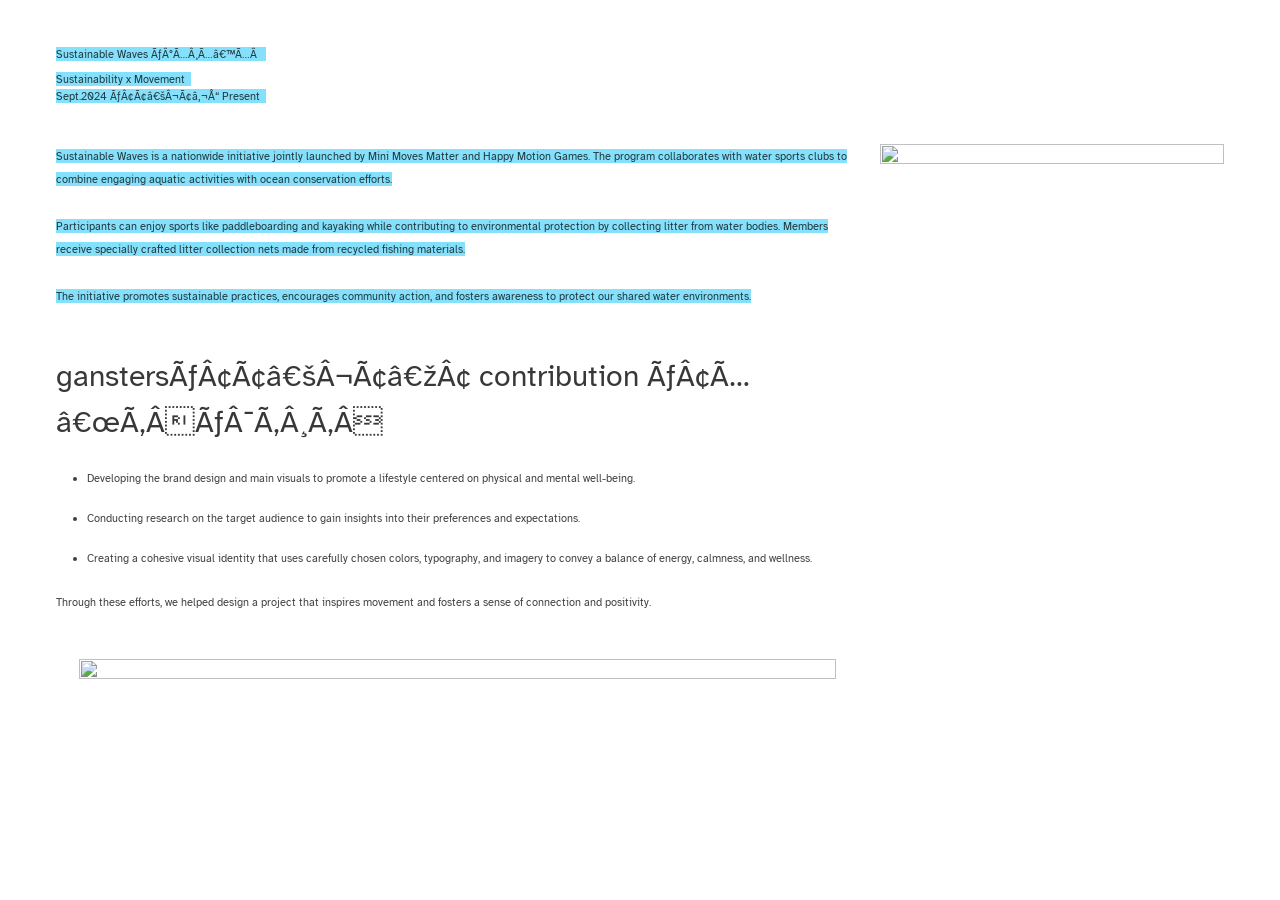
<file: web/overlay-sustainableWaves.html>
﻿<!DOCTYPE html>
<!-- saved from url=(0049)./overlay-minimovesmatter.html -->
<html class="" style="--base-size: 11.131200000000002px; --viewport-height: 773px; --min-viewport-height: 773px;">
<head>
<meta http-equiv="Content-Type" content="text/html; charset=UTF-8">
		
		<meta name="viewport" content="width=device-width, initial-scale=1, shrink-to-fit=no">

		
			<title>Oghuzhan _wanna_be_changemaker</title>
			<script>window.__PRELOADED_STATE__={"structure":{"byParent":{"root":[]},"bySort":{},"indexById":{},"liveIndexes":{}},"site":{"id":2656307,"direct_link":"https://570925.cargo.site","display_url":"570925.cargo.site","favicon_url":"https://freight.cargo.site/t/original/i/I2113605516825922314451688986568/Screenshot-2024-12-14-at-11.25.49.ico","site_url":"570925","domain":null,"domain_active":false,"domain_pending":false,"website_title":"Oghuzhan _wanna_be_changemaker","has_site_description":true,"site_description":"cargo.site","is_template":false,"access_level":"private"},"pages":{"byId":{}},"sets":{"byId":{}},"media":{"data":[]},"css":{},"siteDesign":{"images":{},"quick_view":{},"site":{"enableColorFilter":false,"enableHomeLinkActiveStates":false},"cart":{"theme":"light"},"contact_form":{"theme":"light"}},"frontendState":{"hasSiteModel":true,"hasScaffolding":true,"hasSiteDesign":true,"hasSiteCSS":true,"hasShopModel":false,"hasSitePackage":true,"pointerType":"mouse","quickView":{"mode":"default","inited":false,"autoScrolling":false,"elementArray":false,"activeIndex":0,"startingIndex":0},"contactForm":{"transition":false,"inited":false},"adminMode":false,"inAdminFrame":false,"renderedPages":[],"networkErrors":[],"pageNotFound":false,"fontsLoaded":[],"activeHashPurl":"","lastVisiblePid":null,"hostname":"570925.cargo.site"},"commerce":{"products":{},"cart":{},"shop":{}}}</script>
			<meta name="robots" content="noindex">

		<style id="static-css">html:has(body.editing)::-webkit-scrollbar{display:none !important}body.editing::-webkit-scrollbar{display:none !important}html:has(body.editing){-ms-overflow-style:none;scrollbar-width:none}body.editing{-ms-overflow-style:none;scrollbar-width:none}body.wf-initial-load *,html.wf-initial-load *{color:transparent !important;-webkit-text-stroke:0px transparent;text-shadow:0 0 transparent}html.wf-initial-load hr{background:none !important}body{--baseColor-accent: #FF0000;--baseColor-accent-rgb: 255, 0, 0;--baseColor-accent-reverse-rgb: 255, 255, 255}*{-webkit-box-sizing:border-box;-moz-box-sizing:border-box;box-sizing:border-box}:focus{outline:0}select,select *{text-rendering:auto !important}html,body{min-height:var(--viewport-height, 100vh);margin:0;padding:0}html{--mobile-scale: 1;font-size:var(--base-size);touch-action:manipulation;position:relative}html.mobile{font-size:calc(var(--base-size)*var(--mobile-scale))}body{-moz-osx-font-smoothing:grayscale;-webkit-font-smoothing:antialiased;-webkit-text-size-adjust:none;display:flex;flex-direction:column;width:100%;min-height:var(--viewport-height, 100vh);justify-content:flex-start;margin:0;padding:0;background-color:#fff}body.no-scroll{overflow:hidden}customhtml>*{position:relative;z-index:10}.page a.active,bodycopy * a{text-decoration-color:unset;-webkit-text-decoration-color:unset}.content{display:flex;flex-direction:column;align-items:flex-start;justify-content:flex-start;min-height:100%;position:relative;flex-grow:1;border-color:transparent;border-width:0}.pages{width:100%;flex:1 0 auto}@supports(height: 100svh){.page.stacked-page:not(.fixed){--viewport-height: 100svh}.page.stacked-page+.page.stacked-page:not(.fixed){--viewport-height: 100vh}body.mobile .content:has(.stacked-page) .page.pinned.overlay:not(.fixed){--viewport-height: 100svh}}.overlay-content{mix-blend-mode:var(--overlay-mix, normal)}.page{--split-backdrop-height: calc(var(--min-viewport-height) / 2);--split-content-height: calc(var(--viewport-height) - var(--split-backdrop-height));position:relative;display:flex;justify-content:center;flex-wrap:nowrap;flex-direction:row;max-width:100%;width:100%;flex:0;mix-blend-mode:var(--page-mix, normal)}.page.has-backdrop-filter{background-color:rgba(0, 0, 0, 0.01);backdrop-filter:var(--page-backdrop-filter, none);-webkit-backdrop-filter:var(--page-backdrop-filter, none)}.overlay-content .page{mix-blend-mode:unset}.overlay-content .page::after{content:" ";display:block;position:fixed;width:100dvw;height:100dvh;top:0;left:0;z-index:-1}.overlay-content.is-passthrough-overlay .page::after{display:none}.mobile .page{flex-wrap:wrap}.page.overlay{position:absolute}.page.pinned-top,.page.pinned-bottom{flex:0;z-index:2;left:0;right:0}.page.pinned-bottom{transform:unset}.page.pinned-bottom.loading{will-change:transform;transform:translate(0, 0, 0)}.page.pinned-top{top:0}.page.pinned-bottom{bottom:0}.page.fixed{position:fixed;max-height:var(--viewport-height, 100vh)}.page.fixed .page-layout{max-height:var(--viewport-height, 100vh)}.page.fixed.allow-scroll .page-content{max-height:var(--viewport-height, 100vh);scrollbar-width:none;-ms-overflow-style:none;-webkit-overflow-scrolling:touch;overflow-y:auto;overflow-x:hidden}.page.fixed.allow-scroll .page-content{pointer-events:auto}.page.fixed.allow-scroll .page-content::-webkit-scrollbar{width:0;background:0 0;display:none}.page.overlay{position:absolute}.page.overlay,.page.overlay .page-layout,.page.fixed,.page.fixed .page-layout{pointer-events:none}body.editing .page.overlay .page-content,body.editing .page.overlay .page-content *,body.editing .page.fixed .page-content,body.editing .page.fixed .page-content *,body.editing .page.fixed.allow-scroll .page-content,body.editing .page.fixed.allow-scroll .page-content *,body.editing .page:not([editing=true]){-moz-user-select:none;-webkit-user-select:none;-ms-user-select:none;user-select:none}body.editing .page.overlay[editing=true] .page-content,body.editing .page.overlay[editing=true] .page-content *,body.editing .page.fixed[editing=true] .page-content,body.editing .page.fixed[editing=true] .page-content *,body.editing .page.fixed.allow-scroll[editing=true] .page-content,body.editing .page.fixed.allow-scroll[editing=true] .page-content *{pointer-events:auto;-moz-user-select:auto;-webkit-user-select:auto;-ms-user-select:auto;user-select:auto}.page.fixed .page-content bodycopy a,.page.overlay .page-content bodycopy a,.page.fixed .page-content bodycopy img,.page.overlay .page-content bodycopy img,.page.fixed .page-content bodycopy iframe,.page.overlay .page-content bodycopy iframe,.page.fixed .page-content bodycopy video,.page.overlay .page-content bodycopy video,.page.fixed .page-content bodycopy audio,.page.overlay .page-content bodycopy audio,.page.fixed .page-content bodycopy input,.page.overlay .page-content bodycopy input,.page.fixed .page-content bodycopy button,.page.overlay .page-content bodycopy button,.page.fixed .page-content bodycopy audio-player,.page.overlay .page-content bodycopy audio-player,.page.fixed .page-content bodycopy shop-product,.page.overlay .page-content bodycopy shop-product,.page.fixed .page-content bodycopy details,.page.overlay .page-content bodycopy details,.page.overlay .page-content bodycopy .linked,.page.overlay .page-content bodycopy .zoomable,.page.fixed .page-content bodycopy .linked,.page.fixed .page-content bodycopy .zoomable,.page.fixed .page-content bodycopy gallery-slideshow,.page.overlay .page-content bodycopy gallery-slideshow{pointer-events:auto}.page-layout{flex-grow:1;position:relative;display:flex;flex-direction:row;align-items:flex-start;justify-content:flex-start;width:0%;mix-blend-mode:var(--page-layout-mix, normal)}.page-content{display:flex;flex-direction:row;height:100%;align-items:flex-start;border-color:transparent;border-width:0;width:100%;filter:var(--page-content-filter, none);-webkit-filter:var(--page-content-filter, none)}.page-content.has-content-backdrop-filter{backdrop-filter:var(--page-content-backdrop-filter, none);-webkit-backdrop-filter:var(--page-content-backdrop-filter, none)}.page-content.has-content-backdrop-filter:has(.empty-editor)::before{content:" ";display:block;height:1px;width:1px;overflow:hidden;position:absolute;top:0;left:0;background:rgba(0, 0, 0, 0.01)}.page.accepts-pointer-events *,.page-content.accepts-pointer-events,.page-content.accepts-pointer-events *{pointer-events:auto}[position=fixed]{position:fixed;overflow-y:auto;overflow-x:hidden;max-height:100vh;pointer-events:none}[position=fixed] bodycopy{pointer-events:auto}[position=absolute]{position:absolute}[position=relative]{position:relative}.top-pins [position=fixed],.top-pins [position=absolute]{top:0;left:0;right:0;z-index:999}.bottom-pins [position=fixed],.bottom-pins [position=absolute]{bottom:0;left:0;right:0;z-index:999}h1,h2,h3,h4,h5,h6,h7,h8,h9{contain:layout}.caption-background h1,.caption-background h2,.caption-background h3,.caption-background h4,.caption-background h5,.caption-background h6,.caption-background h7,.caption-background h8,.caption-background h9{contain:none}.overlay-content{position:fixed;inset:0;pointer-events:none;max-height:100dvh;--viewport-height: var(--viewport-height, 100vh);overflow:auto;--elastic-scroll: true}body.has-scrollable-overlay .content media-item::part(iframe),body.has-scrollable-overlay .content .behind-top-scrollable-overlay media-item::part(iframe){pointer-events:none;z-index:-1000}body.has-scrollable-overlay .overlay-content.top-overlay media-item::part(iframe){pointer-events:auto;z-index:unset}.overlay-content::-webkit-scrollbar{display:none}.overlay-content .page-layout{min-height:fit-content}.overlay-content .page,.overlay-content .page-content,.overlay-content .page-layout{pointer-events:auto}.overlay-content.is-passthrough-overlay .page,.overlay-content.is-passthrough-overlay .page-layout{pointer-events:none}.overlay-content.is-passthrough-overlay .page-content{pointer-events:auto}.overlay-content.is-content-passthrough-overlay .page,.overlay-content.is-content-passthrough-overlay .page-layout,.overlay-content.is-content-passthrough-overlay .page-content,.overlay-content.is-content-passthrough-overlay .page-content bodycopy{pointer-events:none}.overlay-content.is-content-passthrough-overlay .page-content bodycopy>*:not(column-set),.overlay-content.is-content-passthrough-overlay .page-content bodycopy column-unit *{pointer-events:auto}body.editing .overlay-content .page[editing=true] bodycopy,body.editing .overlay-content .page[editing=true] bodycopy>*{pointer-events:auto}.overlay-content.overlay-animating{--scroll-transition: unset!important;overflow:hidden}.overlay-content.overlay-open.overlay-animating .page{will-change:opacity,background-color;animation:overlayOpen var(--overlay-open-duration) var(--overlay-open-easing, "ease-in-out")}.overlay-content.overlay-open .page:has(.has-content-backdrop-filter):not(:has(.backdrop)){will-change:background-color;animation:overlayOpenWithoutOpacity var(--overlay-open-duration) var(--overlay-open-easing, "ease-in-out")}.overlay-content.overlay-close.overlay-animating .page{will-change:opacity,background-color;animation:overlayClose var(--overlay-close-duration) var(--overlay-close-easing, "ease-in-out")}.overlay-content.overlay-close .page:has(.has-content-backdrop-filter):not(:has(.backdrop)){will-change:background-color;animation:overlayCloseWithoutOpacity var(--overlay-close-duration) var(--overlay-close-easing, "ease-in-out")}.overlay-content.overlay-open.overlay-animating .page-content{will-change:transform,clip-path;animation:overlayOpenContent var(--overlay-open-duration) var(--overlay-open-easing, "ease-in-out")}.overlay-content.overlay-open.overlay-animating .page-content.has-content-backdrop-filter{will-change:transform,clip-path,opacity;animation:overlayOpenContent var(--overlay-open-duration) var(--overlay-open-easing, "ease-in-out"),overlayOpenOpacity var(--overlay-open-duration) var(--overlay-open-easing, "ease-in-out")}.overlay-content.overlay-close.overlay-animating .page-content{will-change:transform,clip-path;animation:overlayCloseContent var(--overlay-close-duration) var(--overlay-close-easing, "ease-in-out")}.overlay-content.overlay-close.overlay-animating .page-content.has-content-backdrop-filter{will-change:transform,clip-path,opacity;animation:overlayCloseContent var(--overlay-close-duration) var(--overlay-close-easing, "ease-in-out"),overlayCloseOpacity var(--overlay-close-duration) var(--overlay-close-easing, "ease-in-out")}.overlay-content.touch-overscroll-transform .page-content{transform:var(--touch-overscroll-transform, translate(0px, 0px)) !important}@keyframes scrollAnimationFadeIn-1{0%{opacity:0}15%{opacity:1}}@keyframes scrollAnimationFadeIn-2{0%{opacity:0}22.5%{opacity:1}100%{opacity:1}}@keyframes scrollAnimationFadeIn-3{0%{opacity:0}38%{opacity:1}100%{opacity:1}}@keyframes scrollAnimationFadeOut-1{85%{opacity:1}100%{opacity:0}}@keyframes scrollAnimationFadeOut-2{0%{opacity:1}77.5%{opacity:1}100%{opacity:0}}@keyframes scrollAnimationFadeOut-3{0%{opacity:1}65%{opacity:1}100%{opacity:0}}@keyframes scrollAnimationFadeInOut-1{0%{opacity:0}15%{opacity:1}85%{opacity:1}100%{opacity:0}}@keyframes scrollAnimationFadeInOut-2{0%{opacity:0}20%{opacity:1}82.5%{opacity:1}100%{opacity:0}}@keyframes scrollAnimationFadeInOut-3{0%{opacity:0}30%{opacity:1}75%{opacity:1}100%{opacity:0}}@keyframes scrollAnimationFlyIn-1{0%{transform:translateY(5vh)}15%{transform:scale(1)}85%{transform:scale(1)}100%{transform:scale(1)}}@keyframes scrollAnimationFlyIn-2{0%{transform:translateY(10vh)}30%{transform:scale(1)}70%{transform:scale(1)}100%{transform:scale(1)}}@keyframes scrollAnimationFlyIn-3{0%{transform:translateY(20vh)}35%{transform:scale(1)}65%{transform:scale(1)}100%{transform:scale(1)}}@keyframes scrollAnimationFlyInFadeIn-1{0%{opacity:.4;transform:translateY(25px)}50%{opacity:1;transform:translateY(0px)}}@keyframes scrollAnimationFlyInFadeIn-2{0%{opacity:0;transform:translateY(50px)}50%{opacity:1;transform:translateY(0vh)}}@keyframes scrollAnimationFlyInFadeIn-3{0%{opacity:0;transform:translateY(100px)}50%{opacity:1;transform:translateY(0vh)}}@keyframes scrollAnimationFlyOut-1{35%{transform:scale(1)}85%{transform:scale(1)}100%{transform:translateY(-5vh)}}@keyframes scrollAnimationFlyOut-2{35%{transform:scale(1)}70%{transform:scale(1)}100%{transform:translateY(-10vh)}}@keyframes scrollAnimationFlyOut-3{35%{transform:scale(1)}65%{transform:scale(1)}100%{transform:translateY(-20vh)}}@keyframes scrollAnimationFlyInOut-1{0%{transform:translateY(5vh)}35%{transform:scale(1)}85%{transform:scale(1)}100%{transform:translateY(-5vh)}}@keyframes scrollAnimationFlyInOut-2{0%{transform:translateY(10vh)}35%{transform:scale(1)}70%{transform:scale(1)}100%{transform:translateY(-10vh)}}@keyframes scrollAnimationFlyInOut-3{0%{transform:translateY(20vh)}35%{transform:scale(1)}65%{transform:scale(1)}100%{transform:translateY(-20vh)}}@keyframes scrollAnimationBlurIn-1{0%{filter:blur(5px)}10%{filter:blur(5px)}30%{filter:blur(0px)}}@keyframes scrollAnimationBlurIn-2{0%{filter:blur(8px)}12.5%{filter:blur(8px)}35%{filter:blur(0px)}}@keyframes scrollAnimationBlurIn-3{0%{filter:blur(13px)}15%{filter:blur(13px)}40%{filter:blur(0px)}}@keyframes scrollAnimationScaleInOut-1{0%{transform:scale(0.875);transform-origin:50% 0%}50%{transform:scale(1);transform-origin:50% 50%}100%{transform:scale(0.875);transform-origin:50% 100%}}@keyframes scrollAnimationScaleInOut-2{0%{transform:scale(0.6);transform-origin:50% 0%}50%{transform:scale(1);transform-origin:50% 50%}100%{transform:scale(0.6);transform-origin:50% 100%}}@keyframes scrollAnimationScaleInOut-3{0%{transform:scale(0.4);transform-origin:50% 0%}50%{transform:scale(1);transform-origin:50% 50%}100%{transform:scale(0.4);transform-origin:50% 100%}}@keyframes scrollAnimationScaleIn-1{0%{transform:scale(0.875);transform-origin:50% 0%}50%{transform:scale(1);transform-origin:50% 0%}100%{transform:scale(1);transform-origin:50% 0%}}@keyframes scrollAnimationScaleIn-2{0%{transform:scale(0.6);transform-origin:50% 0%}50%{transform:scale(1);transform-origin:50% 0%}100%{transform:scale(1);transform-origin:50% 0%}}@keyframes scrollAnimationScaleIn-3{0%{transform:scale(0.4);transform-origin:50% 0%}50%{transform:scale(1);transform-origin:50% 0%}100%{transform:scale(1);transform-origin:50% 0%}}@keyframes scrollAnimationScaleOut-1{0%{transform:scale(1);transform-origin:50% 100%}50%{transform:scale(1);transform-origin:50% 100%}100%{transform:scale(0.875);transform-origin:50% 100%}}@keyframes scrollAnimationScaleOut-2{0%{transform:scale(1);transform-origin:50% 100%}50%{transform:scale(1);transform-origin:50% 100%}100%{transform:scale(0.6);transform-origin:50% 100%}}@keyframes scrollAnimationScaleOut-3{0%{transform:scale(1);transform-origin:50% 100%}50%{transform:scale(1);transform-origin:50% 100%}100%{transform:scale(0.4);transform-origin:50% 100%}}@keyframes scrollAnimationHelix-1{0%{transform:perspective(4000px) rotatey(35deg) rotatez(1.5deg)}100%{transform:perspective(4000px) rotatey(-35deg) rotatez(-1.5deg)}}@keyframes scrollAnimationHelix-2{0%{transform:perspective(3000px) rotatey(60deg) rotatez(2deg)}100%{transform:perspective(3000px) rotatey(-60deg) rotatez(-2deg)}}@keyframes scrollAnimationHelix-3{0%{transform:perspective(2000px) rotatey(90deg) rotatez(3deg)}100%{transform:perspective(2000px) rotatey(-90deg) rotatez(-3deg)}}@keyframes scrollAnimationConveyor-1{0%{transform:perspective(2500px) translateZ(25em) rotateX(45deg)}40%{transform:perspective(2500px) rotateX(0deg)}100%{transform:perspective(2500px) rotateX(0deg)}}@keyframes scrollAnimationConveyor-2{0%{transform:perspective(2400px) translateZ(30em) rotateX(60deg)}50%{transform:perspective(2400px) rotateX(0deg)}100%{transform:perspective(2400px) rotateX(0deg)}}@keyframes scrollAnimationConveyor-3{0%{transform:perspective(2300px) translateZ(45em) rotateX(85deg)}60%{transform:perspective(2300px) rotateX(0deg)}100%{transform:perspective(2300px) rotateX(0deg)}}@keyframes scrollAnimationRebound-1{0%{transform:perspective(2100px) translateZ(-30em) rotateX(50deg);transform-origin:50% 100%}47%{transform:perspective(2100px) translateZ(0em) rotateX(0deg);transform-origin:50% 50%}53%{transform:perspective(2100px) translateZ(0em) rotateX(0deg);transform-origin:50% 50%}100%{transform:perspective(2100px) translateZ(-30em) rotateX(-50deg);transform-origin:50% 0%}}@keyframes scrollAnimationRebound-2{0%{transform:perspective(1800px) translateZ(-50em) rotateX(70deg);transform-origin:50% 100%}47%{transform:perspective(1800px) translateZ(0em) rotateX(0deg);transform-origin:50% 50%}53%{transform:perspective(1800px) translateZ(0em) rotateX(0deg);transform-origin:50% 50%}100%{transform:perspective(1800px) translateZ(-50em) rotateX(-70deg);transform-origin:50% 0%}}@keyframes scrollAnimationRebound-3{0%{transform:perspective(1300px) translateZ(-70em) rotateX(90deg);transform-origin:50% 100%}47%{transform:perspective(1300px) translateZ(0em) rotateX(0deg);transform-origin:50% 50%}53%{transform:perspective(1300px) translateZ(0em) rotateX(0deg);transform-origin:50% 50%}100%{transform:perspective(1300px) translateZ(-70em) rotateX(-90deg);transform-origin:50% 0%}}@keyframes scrollTransitionFadeUp-1{0%{opacity:0;transform:translateY(25px)}25%{opacity:1;transform:translateY(0vh)}}@keyframes scrollTransitionFadeUp-2{0%{opacity:0;transform:translateY(40px)}25%{opacity:1;transform:translateY(0vh)}}@keyframes scrollTransitionFadeUp-3{0%{opacity:0;transform:translateY(50px)}25%{opacity:1;transform:translateY(0vh)}}@keyframes scrollTransitionScaleUp-1{0%{opacity:0;transform:scale(0.95)}25%{opacity:1;transform:scale(1)}}@keyframes scrollTransitionScaleUp-2{0%{opacity:0;transform:scale(0.875)}25%{opacity:1;transform:scale(1)}}@keyframes scrollTransitionScaleUp-3{0%{opacity:0;transform:scale(0.75)}25%{opacity:1;transform:scale(1)}}@keyframes scrollAnimationTwistUp-1{0%{opacity:0;transform:translateY(25px) rotateY(27deg) rotateZ(1.5deg) perspective(4000px)}25%{opacity:1;transform:translateY(0vh)}}@keyframes scrollAnimationTwistUp-2{0%{opacity:0;transform:translateY(40px) rotateY(35deg) rotateZ(2deg) perspective(3000px)}25%{opacity:1;transform:translateY(0vh)}}@keyframes scrollAnimationTwistUp-3{0%{opacity:0;transform:translateY(65px) rotateY(40deg) rotateZ(3deg) perspective(2000px)}25%{opacity:1;transform:translateY(0vh)}}@keyframes scrollTransitionBlurIn-1{0%{filter:blur(5px);transform:scale(0.992)}25%{filter:blur(0px);transform:scale(1)}}@keyframes scrollTransitionBlurIn-2{0%{filter:blur(8px);transform:scale(0.992)}25%{filter:blur(0px);transform:scale(1)}}@keyframes scrollTransitionBlurIn-3{0%{filter:blur(13px);transform:scale(0.992)}25%{filter:blur(0px);transform:scale(1)}}@keyframes scrollTransitionColorIn-1{0%{filter:saturate(50%)}32%{filter:saturate(100%)}}@keyframes scrollTransitionColorIn-2{0%{filter:saturate(25%)}32%{filter:saturate(100%)}}@keyframes scrollTransitionColorIn-3{0%{filter:saturate(0%)}32%{filter:saturate(100%)}}@keyframes scrollTransitionRebound-1{0%{transform:perspective(1500px) translateZ(0em) rotateX(30deg);transform-origin:50% 100%;opacity:0}25%{transform:perspective(1500px) translateZ(0em) rotateX(0deg);transform-origin:50% 50%;opacity:1}}@keyframes scrollTransitionRebound-2{0%{transform:perspective(1800px) translateZ(-50em) rotateX(70deg);transform-origin:50% 100%}47%{transform:perspective(1800px) translateZ(0em) rotateX(0deg);transform-origin:50% 50%}53%{transform:perspective(1800px) translateZ(0em) rotateX(0deg);transform-origin:50% 50%}100%{transform:perspective(1800px) translateZ(-50em) rotateX(-70deg);transform-origin:50% 0%}}@keyframes scrollTransitionRebound-3{0%{transform:perspective(1300px) translateZ(-70em) rotateX(90deg);transform-origin:50% 100%}47%{transform:perspective(1300px) translateZ(0em) rotateX(0deg);transform-origin:50% 50%}53%{transform:perspective(1300px) translateZ(0em) rotateX(0deg);transform-origin:50% 50%}100%{transform:perspective(1300px) translateZ(-70em) rotateX(-90deg);transform-origin:50% 0%}}@keyframes LooseHinge-1{0%{transform:rotate(5deg);transform-origin:0% 0%}50%{transform:rotate(0deg);transform-origin:50% 50%}100%{transform:rotate(5deg);transform-origin:100% 100%}}@keyframes LooseHinge-2{0%{transform:rotate(10deg);transform-origin:0% 0%}50%{transform:rotate(0deg);transform-origin:50% 50%}100%{transform:rotate(10deg);transform-origin:100% 100%}}@keyframes LooseHinge-3{0%{transform:rotate(30deg);transform-origin:0% 0%}50%{transform:rotate(0deg);transform-origin:50% 50%}100%{transform:rotate(30deg);transform-origin:100% 100%}}@keyframes overlayOpen{from{opacity:var(--overlay-open-from-opacity, 1);background-color:var(--overlay-open-from-background-color, transparent)}to{opacity:1}}@keyframes overlayOpenWithoutOpacity{from{background-color:var(--overlay-open-from-background-color, transparent)}}@keyframes overlayOpenOpacity{from{opacity:var(--overlay-open-from-opacity, 1)}to{opacity:1}}@keyframes overlayOpenContent{from{transform:var(--overlay-open-content-from-transform, translate3d(0, 0, 0));clip-path:var(--overlay-open-content-from-clip-mask, inset(0% 0% 0% 0%))}to{transform:translate3d(0, 0, 0);clip-path:var(--overlay-open-content-to-clip-mask, inset(0% 0% 0% 0%))}}@keyframes overlayClose{to{opacity:var(--overlay-close-to-opacity, 1);background-color:var(--overlay-close-to-background-color, transparent)}}@keyframes overlayCloseWithoutOpacity{to{background-color:var(--overlay-close-to-background-color, transparent)}}@keyframes overlayCloseOpacity{to{opacity:var(--overlay-close-to-opacity, 1)}}@keyframes overlayCloseContent{from{transform:translate3d(0, 0, 0);clip-path:var(--overlay-close-content-from-clip-mask, inset(0% 0% 0% 0%))}to{transform:var(--overlay-close-content-to-transform, translate3d(0, 0, 0));clip-path:var(--overlay-close-content-to-clip-mask, inset(0% 0% 0% 0%))}}.backdrop{contain:layout}.has-backdrop-filter .backdrop-contents::after{backdrop-filter:var(--page-backdrop-filter, none);-webkit-backdrop-filter:var(--page-backdrop-filter, none);position:absolute;width:100%;height:100%;content:"";inset:0;z-index:1;pointer-events:none}.backdrop:not(.clip){-webkit-transform:translate(0px, 0px)}.backdrop>.backdrop-contents{transition:opacity .5s ease-in-out;opacity:0;top:0;bottom:0;width:100%;position:sticky;height:100%;max-height:100vh;overflow:hidden}.backdrop-contents.loaded{opacity:1}.backdrop.clip .backdrop-contents.above,.backdrop.clip .backdrop-contents.below{display:none}.backdrop.clip .backdrop-contents{will-change:display,opacity,transform,clip-path}.backdrop>.backdrop-contents [data-backdrop]{height:100%}.backdrop.clip{contain:none;overflow:hidden;clip-path:inset(0% 0% 0% 0%)}.clip>.backdrop-contents{height:calc(100vh + .5px);width:var(--backdrop-width, 100%);position:fixed}.backdrop{flex-shrink:0;width:100%;order:1;position:absolute;top:0;left:0;right:0;bottom:0}.wallpaper-navigation{position:absolute;inset:var(--pin-padding-top, 0) 0 var(--pin-padding-bottom, 0) 0;z-index:10;pointer-events:none !important;display:flex;justify-content:center;flex-wrap:wrap;flex-direction:row;max-width:100%;width:100%;flex:0}.wallpaper-navigation .page-content,.wallpaper-navigation .page-layout{background:none;background-color:transparent;visibility:hidden}.wallpaper-navigation .backdrop.clip{contain:none;overflow:hidden;clip-path:inset(0% 0% 0% 0%)}.wallpaper-navigation .backdrop.clip>.wallpaper-slideshow{position:fixed}.wallpaper-navigation .wallpaper-slideshow{top:0;bottom:0;position:sticky;transform:translate3d(0, 0, 0);height:calc(100% + .5px);max-height:calc(var(--viewport-height, 100vh) + .5px)}::part(slideshow-nav){transition:opacity 222ms ease-in-out;pointer-events:none;-moz-user-select:none;-webkit-user-select:none;-ms-user-select:none;user-select:none;-webkit-tap-highlight-color:transparent;-webkit-touch-callout:none;--button-size: 30px;--button-inset: 20px;--button-icon-color: rgba(255, 255, 255, 0.9);--button-icon-scale: 1;--button-icon-stroke-width: 1.5px;--button-icon-stroke-linecap: butt;--button-background-color: rgba(87, 87, 87, 0.35);--button-background-radius: 50%;--button-active-opacity: 0.7}::part(slideshow-nav-previous-button){pointer-events:auto;cursor:pointer;position:absolute;top:0;left:0;bottom:0}::part(slideshow-nav-next-button){pointer-events:auto;cursor:pointer;position:absolute;top:0;right:0;bottom:0}::part(slideshow-nav-close-button){pointer-events:auto;cursor:pointer;position:absolute;top:0;right:0}::part(slideshow-nav-prev){position:absolute;top:0;bottom:0;left:var(--button-inset, 0px);margin:auto;width:36px;height:36px}::part(slideshow-nav-next){position:absolute;top:0;bottom:0;right:var(--button-inset, 0px);margin:auto;width:36px;height:36px;transform:scaleX(-1)}::part(slideshow-nav-close){position:absolute;top:var(--button-inset, 0px);right:var(--button-inset, 0px);margin:auto;width:36px;height:36px}::part(slideshow-nav-prev),::part(slideshow-nav-next),::part(slideshow-nav-close){height:var(--button-size);width:var(--button-size)}::part(slideshow-nav-previous-button):active,::part(slideshow-nav-next-button):active,::part(slideshow-nav-close-button):active{opacity:var(--button-active-opacity, 0.7)}::part(slideshow-nav-background){stroke:none !important;fill:var(--button-background-color);rx:var(--button-background-radius)}::part(slideshow-nav-arrow),::part(slideshow-nav-x){fill:none !important;stroke:var(--button-icon-color);stroke-width:var(--button-icon-stroke-width);stroke-linecap:var(--button-icon-stroke-linecap);transform:scale(var(--button-icon-scale));transform-origin:center}bodycopy{display:block;contain:layout;word-wrap:break-word;position:relative;max-width:100%;width:100%;-webkit-nbsp-mode:normal;--font-scale: 1}bodycopy *{border-width:0}a{color:inherit}a.image-link,a.image-link:hover,a.image-link:active,a.icon-link,a.icon-link:hover,a.icon-link:active{border-bottom:none;text-decoration:none}[contenteditable=true] a:active,[contenteditable=true] .linked:active,[contenteditable=true] .zoomable:active{opacity:1}s *{text-transform:inherit}small{max-width:100%;text-decoration:inherit}b,strong{font-weight:bolder}.small-caps{font-variant:small-caps;text-transform:lowercase}.no-wrap{white-space:nowrap}.page_background{position:absolute;top:0;left:0;width:100%;height:100%}media-item::part(placeholder){border:1px solid rgba(0, 0, 0, 0.15) !important;overflow:hidden}media-item::part(placeholder-svg){background:#fff;display:block;width:100%;height:100%}media-item::part(placeholder-line){stroke:rgba(0, 0, 0, 0.1) !important}media-item::part(placeholder-rect){fill:rgba(0, 0, 0, 0.05);height:100%;width:100%}media-item .caption.empty{display:none}.tag-separator:before{content:", "}media-item[drag=true]::part(media),[contenteditable=true] iframe{pointer-events:none}column-set+*{--gutter-expand: 1}gallery-grid+*{--gutter-expand: 1}gallery-columnized+*{--gutter-expand: 1}gallery-justify+*{--gutter-expand: 1}media-item+*{--gutter-expand: 1}column-unit>*:first-child{--gutter-expand: 0}marquee-set h1,marquee-set h2,marquee-set h3,marquee-set h4,marquee-set h5,marquee-set h6,marquee-set h7,marquee-set h8,marquee-set h9{vertical-align:text-bottom;display:inline-block}marquee-set{pointer-events:auto}gallery-slideshow media-item figcaption.caption{display:var(--display-slideshow-captions, none);transform:var(--slideshow-caption-transform, translateX(0px));opacity:var(--slideshow-caption-opacity, 0);text-align:var(--slideshow-caption-align);transition-property:opacity;transition-duration:var(--slideshow-caption-transition-duration, 0.1s);will-change:opacity,transform;position:relative}gallery-slideshow media-item::part(sizing-frame){margin:auto 0;flex-grow:0}gallery-slideshow media-item::part(frame){display:flex;flex-wrap:wrap;width:var(--item-width);height:var(--slide-height);align-content:var(--slideshow-vertical-align);align-self:var(--slideshow-horizontal-align)}body>media-item[no-component]{all:unset !important;border:none !important;padding:0 !important;position:fixed !important;z-index:5000 !important;pointer-events:none !important;background:none !important;inset:0 !important;overflow:hidden !important}body.slideshow-scrub-dragging *{cursor:ew-resize !important}button#edit.edit{appearance:none;-webkit-appearance:none;border:none;cursor:pointer;font-size:var(--fontSize-default);font-family:var(--fontFamily-default);padding:0;text-align:left;white-space:nowrap;background:transparent;display:flex;margin:0;border-radius:3px 0 0 3px;pointer-events:auto;position:fixed;top:50%;transform:translate(0, -50%);right:400px;height:36px;width:12px;z-index:999;cursor:pointer;background-color:rgba(140, 140, 140, 0.4);padding-left:2px;margin-right:5px;width:20px;cursor:pointer;margin:0;right:0}button#edit.edit:active{opacity:.7;user-select:none}button#edit.edit svg{padding:0;width:16px;height:36px;margin-left:2px;opacity:1}button#edit.edit svg path{fill:#fff}.quick-view{--font-scale: 1;--resize-parent-width: unset;width:80%;height:80%;margin-top:auto;margin-right:auto;margin-bottom:auto;margin-left:auto;padding:5rem;padding-top:5rem;padding-right:5rem;padding-bottom:5rem;padding-left:5rem;display:flex;z-index:5001;transform:translateZ(999px);position:fixed;top:0;left:0;right:0;bottom:0;-webkit-text-size-adjust:100%;-ms-touch-action:none;touch-action:none;line-height:initial;letter-spacing:initial}.quick-view .caption{font-size:clamp(14.5px,var(--font-scale, 1)*var(--font-size, 14.5px),2.4rem)}.quick-view-frame{position:relative;display:flex;height:100%;width:100%}.quick-view-content{height:100%;width:auto}.quick-view-background{backdrop-filter:var(--quick-view-backdrop-filter, none);-webkit-backdrop-filter:var(--quick-view-backdrop-filter, none);transition:backdrop-filter .2s ease}.quick-view.quick-view-navigation{display:block;z-index:5002;position:fixed;inset:0;pointer-events:none;transform:translateZ(999px)}.quick-view::part(slideshow-nav){transition:opacity 222ms ease-in-out;position:absolute;z-index:99;inset:0;pointer-events:none}.pagination-watcher{pointer-events:none;height:1px;margin-top:-1px;width:100%}html,body{overflow-anchor:none}.colorfilter-color,.colorfilter-base{position:absolute;inset:0;pointer-events:none}.colorfilter-color{z-index:9995;display:block;background-color:var(--colorfilter-color, #FF0000);mix-blend-mode:var(--colorfilter-mix, lighten);opacity:var(--colorfilter-color-opacity, 0)}.colorfilter-base{display:block;backdrop-filter:grayscale(clamp(0, var(--colorfilter-grayscale, 0), var(--colorfilter-color-opacity, 0))) brightness(var(--colorfilter-brightness, 1)) contrast(var(--colorfilter-contrast, 1)) invert(var(--colorfilter-invert, 0));-webkit-backdrop-filter:grayscale(clamp(0, var(--colorfilter-grayscale, 0), var(--colorfilter-color-opacity, 0))) brightness(var(--colorfilter-brightness, 1)) contrast(var(--colorfilter-contrast, 1)) invert(var(--colorfilter-invert, 0));z-index:9994}#editor-overlay.safari,.colorfilter-base.safari,.colorfilter-color.safari,#cargo-dotsite.safari{transform:translateZ(0px);animation:loopTranslate .5s steps(2, end) infinite}@keyframes loopTranslate{0%{transform:translateZ(0px)}50%{transform:translateZ(1px)}100%{transform:translateZ(0px)}}.flying-object{position:fixed;top:0;left:0;width:100vw;height:100vh;z-index:9999;overflow:hidden}.flying-object media-item{position:fixed;top:0;left:0}.flying-object,.flying-object *{user-select:none;pointer-events:none !important}body.audio-player-dragging,body.audio-player-dragging audio-player,body.audio-player-dragging *{cursor:ew-resize}audio-player[browser-default=true]{padding:unset;margin:unset;outline:unset;background:unset;border:unset;transform:unset;height:unset;position:relative;display:inline-block}audio-player::part(button){background:transparent;cursor:pointer;flex-shrink:0;align-items:center;justify-content:center;display:inline-flex;width:.7em;contain:layout}audio-player::part(separator){height:100%}audio-player::part(buffer){height:100%}audio-player::part(time-bar){height:100%;display:flex;justify-content:space-between;align-content:center;margin:auto 0;width:0%;flex-grow:1;height:100%}audio-player::part(progress){background:transparent;height:100%}audio-player::part(play-icon),audio-player::part(pause-icon){fill:currentColor;cursor:pointer;width:100%;height:auto}audio-player::part(label){white-space:nowrap;overflow:hidden;text-overflow:ellipsis;pointer-events:none;user-select:none;margin:auto auto auto 0;flex:0 3 auto;min-width:0;width:100%}audio-player::part(total-time){flex:0 1 auto;margin:auto 0}audio-player::part(current-time),audio-player::part(play-text){flex:0 1 auto;margin:auto 0}audio-player::part(stream-anim):before{content:"Streaming"}audio-player::part(stream-anim){user-select:none;margin:auto auto auto 0}audio-player::part(buffer),audio-player::part(current-time),audio-player::part(note-svg),audio-player::part(play-text),audio-player::part(separator),audio-player::part(total-time){user-select:none;pointer-events:none}audio-player::part(buffer),audio-player::part(play-text),audio-player::part(progress){position:absolute}audio-player::part(time-bar),audio-player::part(button),audio-player::part(current-time),audio-player::part(note-icon),audio-player::part(pause),audio-player::part(play),audio-player::part(total-time){position:relative}audio-player::part(progress-indicator){border:1px solid currentColor;cursor:ew-resize;height:100%;right:0;position:absolute}audio-player{border:var(--border-lines);margin-bottom:.5em;overflow:hidden}audio-player::part(time-bar){background:var(--background-color)}audio-player::part(label),audio-player::part(current-time),audio-player::part(total-time){color:var(--text-color)}audio-player::part(play-icon),audio-player::part(pause-icon){fill:var(--icon-color, currentColor)}audio-player::part(separator){width:0px;background:none}audio-player::part(buffer){background:var(--buffer-background-color)}audio-player::part(progress){background:var(--progress-background-color)}audio-player::part(progress-indicator){border-top:0;border-bottom:0;border-left:0;border-right-width:2px}audio-player::part(button){height:100%;display:inline-flex;align-self:center;background:var(--background-color)}audio-player::part(button):after{color:var(--text-color)}audio-player[status=stopped]::part(button):after,audio-player:not([status])::part(button):after{content:var(--play-text)}audio-player[status=playing]::part(button):after{content:var(--pause-text)}audio-player::part(play-icon),audio-player::part(pause-icon){height:var(--icon-size, 1em);width:auto}audio-player::part(label),audio-player::part(stream-anim),audio-player::part(current-time),audio-player::part(total-time){padding:var(--text-padding)}shop-product{font-size:1.2rem;max-width:22rem;width:100%;position:relative;display:block}shop-product::part(price){line-height:1.1;color:inherit;font-family:inherit;font-style:inherit;font-weight:inherit;font-size:inherit;letter-spacing:inherit}shop-product::part(dropdown){width:100%;background:transparent;line-height:normal;color:inherit;font-family:inherit;font-style:inherit;font-weight:inherit;font-size:inherit;letter-spacing:inherit;white-space:nowrap;text-overflow:ellipsis;display:inline-block;-webkit-appearance:none;border:0;outline:0}shop-product::part(button){line-height:normal;cursor:pointer;display:inline-block;color:inherit;font-family:inherit;font-style:inherit;font-weight:inherit;font-size:inherit;letter-spacing:inherit;-webkit-touch-callout:none;-webkit-user-select:none;user-select:none}shop-product::part(button):active{opacity:.7}a[rel=show-cart][show-count]:after{counter-reset:variable var(--cart-item-count);content:" (" counter(variable) ")";display:var(--cart-item-count-display, none)}.cargodotsite{position:fixed;bottom:1rem;right:1.4rem;mix-blend-mode:difference;z-index:9999;opacity:.2;cursor:pointer}.mobile .cargodotsite{bottom:.4rem;right:1rem}.cargodotsite:active{opacity:.14}.dl-duplicate{position:fixed;bottom:1rem;right:1.4rem;z-index:9999;cursor:pointer}.mobile .dl-duplicate{bottom:.4rem;right:1rem}.dl-duplicate:active{opacity:.7}</style>
		<link rel="stylesheet" type="text/css" href="./overlay-sustainableWaves_files/index.css">
		<script>!function(){function e(e,o,t){!1===e.prototype.hasOwnProperty(name)&&(e.prototype[o]=t)}e(Node,"saveable",!1),e(Node,"setSaveable",function(e){return this.saveable=e,this}),e(Node,"isSaveable",function(){return this.saveable}),Node.prototype.persistCloneNode=function(){var s=function(e,o,t){for(var i=0;i<e.childNodes.length;i++)t(e.childNodes[i],o.childNodes[i]),0<e.childNodes[i].childNodes.length&&s(e.childNodes[i],o.childNodes[i],t)},e=Node.prototype.cloneNode.apply(this,arguments);return this.isSaveable&&!0===this.isSaveable()&&e.setSaveable(!0),0<this.childNodes.length&&s(this,e,function(e,o){e.isSaveable&&!0===e.isSaveable()&&o.setSaveable(!0)}),e},this.core={markAsEditable:function(e){}}}(window.CargoEditor=window.CargoEditor||{});</script>
	
			<link rel="icon" href="https://freight.cargo.site/t/original/i/I2113605516825922314451688986568/Screenshot-2024-12-14-at-11.25.49.ico" sizes="any">
			
			
			
			<link rel="stylesheet" type="text/css" href="./overlay-sustainableWaves_files/css" media="all">
<style id="bodycopy-override">
bodycopy {
	font-size: 1.4rem;
	font-weight: 540;
	color: rgba(0, 0, 0, 0.75);
	font-family: var(--typo-latin-family, "Atkinson Hyperlegible"), sans-serif;
	font-style: normal;
	line-height: 1.15;
	letter-spacing: 0em;
	display: block;
	font-variation-settings: 'slnt' 0, 'MONO' 0;
}

bodycopy a {
	color: rgba(0, 0, 0, 0.75);
	text-decoration: underline;
}

</style>

<link rel="stylesheet" href="./responsive.shared.css?v=20260326-1">
</head>
	<body style="" class="has-scrollable-overlay">
	


<div style="position: fixed; top: 0;left: 0;z-index: -99; visibility: hidden; height: 100svh;" tabindex="-1" aria-hidden="true"></div><div style="position: fixed; top: 0;left: 0;z-index: -99; visibility: hidden; height: var(--viewport-height, 100vh);" tabindex="-1" aria-hidden="true"></div><customhtml><script>
document.addEventListener("DOMContentLoaded", () => {
  // ÃƒÂ¥Ã¢â‚¬ÂºÃ‚Â¾ÃƒÂ§Ã¢â‚¬Â°Ã¢â‚¬Â¡ÃƒÂ¥Ã…Â Ã‚Â ÃƒÂ¨Ã‚Â½Ã‚Â½ÃƒÂ§Ã…Â Ã‚Â¶ÃƒÂ¦Ã¢â€šÂ¬Ã‚ÂÃƒÂ¥Ã‚Â¤Ã¢â‚¬Å¾ÃƒÂ§Ã‚ÂÃ¢â‚¬Â 
  document.body.classList.add("loading");

  const images = document.querySelectorAll("img");
  let totalImages = images.length;
  let loadedImages = 0;

  images.forEach((image) => {
    image.onload = () => {
      loadedImages++;
      if (loadedImages === totalImages) {
        document.body.classList.remove("loading"); // ÃƒÂ¥Ã¢â‚¬ÂºÃ‚Â¾ÃƒÂ§Ã¢â‚¬Â°Ã¢â‚¬Â¡ÃƒÂ¥Ã…Â Ã‚Â ÃƒÂ¨Ã‚Â½Ã‚Â½ÃƒÂ¥Ã‚Â®Ã…â€™ÃƒÂ¦Ã‹â€ Ã‚ÂÃƒÂ¥Ã‚ÂÃ…Â½ÃƒÂ§Ã‚Â§Ã‚Â»ÃƒÂ©Ã¢â€žÂ¢Ã‚Â¤ loading ÃƒÂ§Ã…Â Ã‚Â¶ÃƒÂ¦Ã¢â€šÂ¬Ã‚Â
      }
    };

    if (image.complete) {
      image.onload();
    }
  });
});

</script></customhtml><style>@font-face {
  font-family: "Zen Maru Gothic";
  font-weight: 900;
  font-style: normal;
  src: url("https://freight.cargo.site/m/I2100363636276017819076425783240/ZenMaruGothic-Black.woff") format("woff");
}

html {
	--mobile-scale: 1.22;
	--mobile-padding-offset: 0.29;
}

body {
	--swatch-1: rgba(0, 0, 0, 0.85);
	--swatch-2: rgba(0, 0, 0, 0.75);
	--swatch-3: rgba(0, 0, 0, 0.6);
	--swatch-4: rgba(0, 0, 0, 0.4);
    --swatch-5: rgba(0, 0, 0, 0.25);
	--swatch-6: #000000;
	--swatch-7: #a7b748;
}


a:active,
.linked:active,
.zoomable::part(media):active {
	opacity: 0.7;
}

.page a.active {
	color: rgba(0, 0, 0, 0.4);
}

sub {
	position: relative;
	vertical-align: baseline;
	top: 0.3em;
}

sup {
	position: relative;
	vertical-align: baseline;
	top: -0.4em;
}

.small-caps {
	font-variant: small-caps;
    text-transform: lowercase;
}

ol {
	margin: 0;
	padding: 0 0 0 2.5em;
	list-style-type: decimal-leading-zero;
}

ul {
	margin: 0;
	padding: 0 0 0 2.0em;
}

ul.lineated {
	margin: 0;
	padding: 0;
	list-style-type: none;
	margin: 0 0 0 3em;
	text-indent: -3em;
}

blockquote {
	margin: 0;
	padding: 0 0 0 2em;
}

hr {
	background: rgba(127, 127, 127, 0.6);
	border: 0;
	height: 1px;
	display: block;
}

.content {
	border-color: rgba(0,0,0,.85);
}

bodycopy {
	font-size: 1.4rem;
	font-weight: 540;
	color: rgba(0, 0, 0, 0.75);
	font-family: var(--typo-latin-family, "Atkinson Hyperlegible"), sans-serif;
	font-style: normal;
	line-height: 1.15;
	letter-spacing: 0em;
	display: block;
	font-variation-settings: 'slnt' 0, 'MONO' 0;
}

bodycopy a {
	color: rgba(0, 0, 0, 0.75);
	text-decoration: underline;
}


h1 {
	font-family: var(--typo-latin-family, "Atkinson Hyperlegible"), sans-serif;
	font-style: normal;
	font-weight: 400;
	margin: 0;
	font-size: 5.2rem;
	line-height: 1;
	color: rgba(0, 0, 0, 0.75);
	letter-spacing: 0em;
	font-variation-settings: 'slnt' 0, 'MONO' 0;
}

.mobile h1 {
	font-size: 4.4rem;
}

h1 a {
	color: rgba(0, 0, 0, 0.75);
	text-decoration: none;
}


h2 {
	font-family: var(--typo-latin-family, "Atkinson Hyperlegible"), sans-serif;
	font-style: normal;
	font-weight: 500;
	margin: 0;
	color: rgba(0, 0, 0, 0.75);
	font-size: 2.4rem;
	line-height: 1.15;
	letter-spacing: 0em;
	font-variation-settings: 'slnt' 0, 'MONO' 0;
}

h2 a {
	color: rgba(0, 0, 0, 0.75);
	text-decoration: none;
}


.caption {
	font-size: 1.1rem;
	font-weight: 400;
	color: rgba(0, 0, 0, 0.4);
	font-family: "Diatype Mono Variable";
	font-style: normal;
	line-height: 1.3;
	letter-spacing: 0em;
	display: block;
	font-variation-settings: 'slnt' 0, 'MONO' 1;
}

.caption a {
	color: rgba(0, 0, 0, 0.4);
	text-decoration: none;
}


media-item .caption {
	margin-top: .5em;
}

gallery-grid .caption,
gallery-columnized .caption,
gallery-justify .caption {
	margin-bottom: 2em;
}


[thumbnail-index] .caption .tags {
	margin-top: 0.25em;
}

.page {
	justify-content: flex-start;
}

.page-content {
	padding: 3rem;
	text-align: left;
}

.mobile [id] .page-layout {
	max-width: 100%;
}

.page-layout {
	align-items: flex-start;
	max-width: 100%;
}

media-item::part(media) {
	border: 0;
	padding: 0;
}

.quick-view {
	height: 100%;
	width: 100%;
	padding: 3rem;
	margin-top: auto;
	margin-right: auto;
	margin-bottom: auto;
	margin-left: auto;
}

.quick-view-background {
	background-color: #ffffff;
}

.quick-view .caption {
	color: rgba(255, 255, 255, 1.0);
	padding: 20px 0;
	text-align: center;
	transition: 100ms opacity ease-in-out;
	position: absolute;
	bottom: 0;
	left: 0;
	right: 0;
}

.quick-view .caption-background {
	padding: 0.5rem 1rem;
	display: inline-block;
	background: rgba(0, 0, 0, 0.5);
	border-radius: .5rem;
	text-align: left;
	max-width: 50rem;
}

.mobile .quick-view {
	width: 100%;
	height: 100%;
	margin: 0;
	padding: 10px;
}

.mobile .quick-view .caption {
	padding: 10px 0;
}

.bottom {
	--text-style: "bottom";
	font-size: 1.60rem;
	font-weight: 200;
	color: rgba(255, 255, 255, 0.75);
	font-family: var(--typo-latin-family, "Atkinson Hyperlegible"), sans-serif;
	font-style: normal;
	line-height: 0.5;
	letter-spacing: 0.025em;
	display: inline-block;
	font-variation-settings: 'slnt' 0, 'MONO' 0;
}

.bottom a {
	color: rgba(255, 255, 255, 0.75);
	text-decoration: none;
}


.button-1 {
	--text-style: "button 1";
	font-size: 1.4rem;
	font-weight: 540;
	font-family: var(--typo-latin-family, "Atkinson Hyperlegible"), sans-serif;
	font-style: normal;
	line-height: 1.15;
	letter-spacing: 0em;
	font-variation-settings: 'slnt' 0, 'MONO' 0;
	color: rgb(255, 255, 255);
	background: #027aff;
	display: inline-block;
	border-color: rgba(0, 0, 0, 0.1);
	border-style: solid;
	border-width: 0.1rem;
	border-radius: 0.6rem;
	padding-top: 0.6rem;
	padding-right: 1.2rem;
	padding-bottom: 0.6rem;
	padding-left: 1.2rem;
	filter: drop-shadow(0rem 0.5rem 0.6rem rgba(0, 0, 0, 0.15));
	will-change: filter;
}

.button-1 a {
	color: #ffffff;
	text-decoration: none;
}


.button-1 a.active {
	color: #ffffff;
	text-decoration: none;
}

.button-1-1 {
	--text-style: "button 1-1";
	font-size: 1.4rem;
	font-weight: 540;
	font-family: var(--typo-latin-family, "Atkinson Hyperlegible"), sans-serif;
	font-style: normal;
	line-height: 1.15;
	letter-spacing: 0em;
	font-variation-settings: 'slnt' 0, 'MONO' 0;
	color: rgb(255, 255, 255);
	background: #027aff;
	display: inline-block;
	border-color: rgba(0, 0, 0, 0.1);
	border-style: solid;
	border-width: 0.1rem;
	border-radius: 0.6rem;
	padding-top: 0.6rem;
	padding-right: 1.2rem;
	padding-bottom: 0.6rem;
	padding-left: 1.2rem;
	filter: drop-shadow(0rem 0.5rem 0.6rem rgba(0, 0, 0, 0.15));
	will-change: filter;
}

.button-1-1 a {
	color: #ffffff;
	text-decoration: none;
}


.button-1-1 a.active {
	color: #ffffff;
	text-decoration: none;
}

.button-10 a.active {
	color: #ffffff;
	text-decoration: none;
}

.button-11 a.active {
	color: rgba(0, 0, 0, 0.85);
	text-decoration: none;
}

.button-12 a.active {
	color: rgba(0, 0, 0, 0.85);
	text-decoration: none;
}

.button-13 a.active {
	color: rgba(0, 0, 0, 0.85);
	text-decoration: none;
}

.button-14 a.active {
	color: #ffffff;
	text-decoration: none;
}

.button-15 a.active {
	color: #ffffff;
	text-decoration: none;
}

.body-light {
	--text-style: "body light";
	font-size: 1.10rem;
	font-weight: 400;
	color: rgba(0, 0, 0, 0.75);
	font-family: var(--typo-latin-family, "Atkinson Hyperlegible"), sans-serif;
	font-style: normal;
	line-height: 1.5;
	letter-spacing: 0em;
	display: block;
	font-variation-settings: 'slnt' 0, 'MONO' 0;
}

.body-light a {
	color: rgba(0, 0, 0, 0.75);
	text-decoration: none;
}


.head1 {
	--text-style: "head1";
	font-size: 4.80rem;
	font-weight: 900;
	color: rgba(0, 0, 0, 0.75);
	font-family: Zen Maru Gothic;
	font-style: normal;
	line-height: 1.15;
	letter-spacing: 0;
	display: block;
}

.head1 a {
	color: rgba(0, 0, 0, 0.75);
	text-decoration: underline;
}


.captionwork {
	--text-style: "Caption_work";
	font-size: 1.10rem;
	font-weight: 400;
	color: rgba(0, 0, 0, 0.42);
	font-family: "Favorit Mono Variable";
	font-style: normal;
	line-height: 1.3;
	letter-spacing: 0;
	display: block;
	font-variation-settings: 'slnt' 0;
}

.captionwork a {
	color: rgba(0, 0, 0, 0.42);
	text-decoration: underline;
}


.bodywork {
	--text-style: "body_work";
	font-size: 1.4rem;
	font-weight: 300;
	color: rgba(0, 0, 0, 0.75);
	font-family: var(--typo-latin-family, "Atkinson Hyperlegible"), sans-serif;
	font-style: normal;
	line-height: 1.5;
	letter-spacing: 0.010em;
	display: block;
	font-variation-settings: 'slnt' 0, 'MONO' 0;
}

.bodywork a {
	color: rgba(0, 0, 0, 0.75);
	text-decoration: underline;
}


.ccc {
	--text-style: "ccc";
	font-size: 1.4rem;
	font-weight: 540;
	color: rgba(0, 0, 0, 0.42);
	font-family: var(--typo-latin-family, "Atkinson Hyperlegible"), sans-serif;
	font-style: normal;
	line-height: 1.15;
	letter-spacing: -0.023em;
	display: block;
	font-variation-settings: 'slnt' 0, 'MONO' 0;
}

.ccc a {
	color: rgba(0, 0, 0, 0.42);
	text-decoration: underline;
}


.bbb {
	--text-style: "bbb";
	font-size: 1.4rem;
	font-weight: 300;
	color: #000000;
	font-family: var(--typo-latin-family, "Atkinson Hyperlegible"), sans-serif;
	font-style: normal;
	line-height: 1.15;
	letter-spacing: 0em;
	display: block;
	font-variation-settings: 'slnt' 0, 'MONO' 0;
}

.bbb a {
	color: #000000;
	text-decoration: underline;
}


.captionr {
	--text-style: "captionr";
	font-size: 1.4rem;
	font-weight: 300;
	color: rgba(0, 0, 0, 0.75);
	font-family: var(--typo-latin-family, "Atkinson Hyperlegible"), sans-serif;
	font-style: normal;
	line-height: 1.15;
	letter-spacing: 0;
	display: block;
	font-variation-settings: 'slnt' 0, 'MONO' 0;
}

.captionr a {
	color: rgba(0, 0, 0, 0.75);
	text-decoration: underline;
}


.bodyminimove {
	--text-style: "bodyminimove";
	font-size: 1.4rem;
	font-weight: 540;
	color: rgba(0, 0, 0, 0.75);
	font-family: var(--typo-latin-family, "Atkinson Hyperlegible"), sans-serif;
	font-style: normal;
	line-height: 1.15;
	letter-spacing: 0em;
	display: block;
	font-variation-settings: 'slnt' 0, 'MONO' 0;
}

.bodyminimove a {
	color: rgba(0, 0, 0, 0.75);
	text-decoration: underline;
}


.r1 {
	--text-style: "r1";
	font-size: 1.4rem;
	font-weight: 540;
	color: #000000;
	font-family: var(--typo-latin-family, "Atkinson Hyperlegible"), sans-serif;
	font-style: normal;
	line-height: 2.25;
	letter-spacing: 0em;
	display: inline-block;
	font-variation-settings: 'slnt' 0, 'MONO' 0;
}

.r1 a {
	color: #000000;
	text-decoration: underline;
	text-decoration-color: #5151f6;
}


.mobile .quick-view .caption-background {
	max-width: 100vw;
}

::part(slideshow-nav) {
	--button-size: 30px;
	--button-inset: 20px;
	--button-icon-color: rgba(255, 255, 255, 0.9);
	--button-icon-stroke-width: 1.5px;
	--button-icon-stroke-linecap: none;
	--button-background-color: rgba(87, 87, 87, 0.35);
	--button-background-radius: 50%;
	--button-active-opacity: 0.7;
}

gallery-slideshow::part(slideshow-nav) {
	--button-inset: 15px;
}



.mobile ::part(slideshow-nav) {
	--button-inset: 10px;
}

.mobile .quick-view::part(slideshow-nav) {
	--button-inset: 25px;
}

shop-product {
	font-size: 1.2rem;
	max-width: 22rem;
	font-family: var(--typo-latin-family, "Atkinson Hyperlegible"), sans-serif;
	font-style: normal;
	font-weight: 400;
	font-variation-settings: 'slnt' 0, 'MONO' 0;
	letter-spacing: 0em;
	margin-bottom: 1em;
}

shop-product::part(price) {
	color: rgba(0, 0, 0, 0.75);
	line-height: 1.1;
	margin-bottom: 0.5em;
}

shop-product::part(dropdown) {
	width: 100%;
	color: rgba(0, 0, 0, 0.85);
	border: 1px solid rgba(0, 0, 0, 0.2);
	background-color: rgba(255, 255, 255, 0.0);
	background-image: url(https://static.cargo.site/assets/images/select-line-arrows.svg);
	background-repeat: no-repeat;
	background-position: top 0em right .1em;
	line-height: 1.2;
	padding: 0.58em 2em 0.55em 0.9em;
	border-radius: 10em;
	margin-bottom: 0.5em;
}

shop-product::part(button) {
	background: rgba(0, 0, 0, 0.15);
	color: rgba(0, 0, 0, 0.75);
	text-align: left;
	line-height: normal;
	padding: 0.5em 1em;
	cursor: pointer;
	border-radius: 10em;
}

shop-product::part(button):active {
	opacity: .7;
}

audio-player {
	--text-color: rgba(0, 0, 0, 0.85);
	--text-padding: 0 1.2em 0 1.0em;
	--background-color: rgba(255, 255, 255, 0);
	--buffer-background-color: rgba(0, 0, 0, 0.03);
	--progress-background-color: rgba(0, 0, 0, 0.075);
	--border-lines: 1px solid rgba(0, 0, 0, 0.2);
	font-size: 1.2rem;
	width: 32rem;
	height: 2.75em;
	font-family: var(--typo-latin-family, "Atkinson Hyperlegible"), sans-serif;
	font-style: normal;
	font-weight: 400;
	font-variation-settings: 'slnt' 0, 'MONO' 0;
	line-height: normal;
	letter-spacing: 0em;
	margin-bottom: 0.5em;
	border-radius: 10em;
}

audio-player::part(button) {
	--icon-color: rgba(0, 0, 0, 0.85);
	--icon-size: 32%;
	--play-text: '';
	--pause-text: '';
	width: 3.15em;
	display: inline-flex;
	justify-content: center;
	cursor: pointer;
}

audio-player::part(play-icon) {
	padding-left: 0.6em;
}

audio-player::part(pause-icon) {
	padding-left: 0.4em;
}

audio-player::part(progress-indicator) {
	border-right: 1px solid rgba(0, 0, 0, 0);
	height: 100%;
	cursor: ew-resize;
}

audio-player::part(separator) {
	border-right: var(--border-lines);
}

body.mobile audio-player {
	max-width: 100%;
}

/* ÃƒÂ©Ã‚Â»Ã‹Å“ÃƒÂ¨Ã‚Â®Ã‚Â¤ÃƒÂ¥Ã¢â‚¬Â¦Ã¢â‚¬Â°ÃƒÂ¦Ã‚Â Ã¢â‚¬Â¡ */
:root {
  --cursor-open-url: url('./assets/eye.svg');
  --cursor-closed-url: url('./assets/eyeclosed.svg');
  --cursor-pointer-url: url('https://freight.cargo.site/t/original/i/X2103424951226522933926570596296/.png');
  --cursor-progress-url: url('https://freight.cargo.site/t/original/i/A2103424951318756654295118354376/.png');
  --cursor-current-url: var(--cursor-open-url);
}

body {
  cursor: var(--cursor-current-url) 16 16, default !important;
}

/* ÃƒÂ¥Ã‚ÂÃ‚Â¯ÃƒÂ§Ã¢â‚¬Å¡Ã‚Â¹ÃƒÂ¥Ã¢â‚¬Â¡Ã‚Â»ÃƒÂ¥Ã¢â‚¬Â¦Ã†â€™ÃƒÂ§Ã‚Â´Ã‚Â ÃƒÂ§Ã…Â¡Ã¢â‚¬Å¾ÃƒÂ¥Ã¢â‚¬Â¦Ã¢â‚¬Â°ÃƒÂ¦Ã‚Â Ã¢â‚¬Â¡ */
a, button {
  cursor: var(--cursor-pointer-url) 16 16, pointer;
}

/* ÃƒÂ¥Ã…Â Ã‚Â ÃƒÂ¨Ã‚Â½Ã‚Â½ÃƒÂ¤Ã‚Â¸Ã‚Â­ÃƒÂ§Ã…Â Ã‚Â¶ÃƒÂ¦Ã¢â€šÂ¬Ã‚ÂÃƒÂ§Ã…Â¡Ã¢â‚¬Å¾ÃƒÂ¥Ã¢â‚¬Â¦Ã¢â‚¬Â°ÃƒÂ¦Ã‚Â Ã¢â‚¬Â¡ */
body.loading {
  cursor: var(--cursor-progress-url) 16 16, progress;
}

/* ÃƒÂ¨Ã¢â‚¬Â¡Ã‚ÂªÃƒÂ¥Ã‚Â®Ã…Â¡ÃƒÂ¤Ã‚Â¹Ã¢â‚¬Â°ÃƒÂ§Ã‚Â»Ã¢â‚¬Å¾ÃƒÂ¤Ã‚Â»Ã‚Â¶ÃƒÂ¥Ã¢â‚¬Â¦Ã¢â‚¬Â°ÃƒÂ¦Ã‚Â Ã¢â‚¬Â¡ */
media-item {
  cursor: var(--cursor-current-url) 16 16, default;
}

/* ÃƒÂ¥Ã‚Â¦Ã¢â‚¬Å¡ÃƒÂ¦Ã…Â¾Ã…â€œÃƒÂ¥Ã¢â‚¬Â¦Ã†â€™ÃƒÂ§Ã‚Â´Ã‚Â ÃƒÂ¥Ã¢â‚¬Â¦Ã‚Â·ÃƒÂ¦Ã…â€œÃ¢â‚¬Â° "linked" ÃƒÂ§Ã‚Â±Ã‚Â»ÃƒÂ¯Ã‚Â¼Ã…â€™ÃƒÂ¥Ã‹â€ Ã¢â€žÂ¢ÃƒÂ¤Ã‚Â½Ã‚Â¿ÃƒÂ§Ã¢â‚¬ÂÃ‚Â¨ pointer ÃƒÂ¥Ã¢â‚¬Â¦Ã¢â‚¬Â°ÃƒÂ¦Ã‚Â Ã¢â‚¬Â¡ */
media-item.linked {
  cursor: var(--cursor-pointer-url) 16 16, pointer;
}</style><style id="mobile-offset-styles"></style><style id="text-style-font-sizes">bodycopy {--font-size: 1.4rem;}
bodycopy, bodycopy * {font-size: calc(var(--font-scale) * var(--font-size));}
h1 {--font-size: 5.2rem;}
h1 {font-size: calc(var(--font-scale) * var(--font-size));}
.mobile h1 {--font-size: 4.4rem;}
.mobile h1 {font-size: calc(var(--font-scale) * var(--font-size));}
h2 {--font-size: 2.4rem;}
h2 {font-size: calc(var(--font-scale) * var(--font-size));}
.caption {--font-size: 1.1rem;}
.caption {font-size: calc(var(--font-scale) * var(--font-size));}
.bottom {--font-size: 1.6rem;}
.bottom {font-size: calc(var(--font-scale) * var(--font-size));}
.button-1 {--font-size: 1.4rem;}
.button-1 {font-size: calc(var(--font-scale) * var(--font-size));}
.button-1-1 {--font-size: 1.4rem;}
.button-1-1 {font-size: calc(var(--font-scale) * var(--font-size));}
.body-light {--font-size: 1.1rem;}
.body-light {font-size: calc(var(--font-scale) * var(--font-size));}
.head1 {--font-size: 4.8rem;}
.head1 {font-size: calc(var(--font-scale) * var(--font-size));}
.captionwork {--font-size: 1.1rem;}
.captionwork {font-size: calc(var(--font-scale) * var(--font-size));}
.bodywork {--font-size: 1.4rem;}
.bodywork {font-size: calc(var(--font-scale) * var(--font-size));}
.ccc {--font-size: 1.4rem;}
.ccc {font-size: calc(var(--font-scale) * var(--font-size));}
.bbb {--font-size: 1.4rem;}
.bbb {font-size: calc(var(--font-scale) * var(--font-size));}
.captionr {--font-size: 1.4rem;}
.captionr {font-size: calc(var(--font-scale) * var(--font-size));}
.bodyminimove {--font-size: 1.4rem;}
.bodyminimove {font-size: calc(var(--font-scale) * var(--font-size));}
.r1 {--font-size: 1.4rem;}
.r1 {font-size: calc(var(--font-scale) * var(--font-size));}
shop-product {--font-size: 1.2rem;}
shop-product {font-size: calc(var(--font-scale) * var(--font-size));}
audio-player {--font-size: 1.2rem;}
audio-player {font-size: calc(var(--font-scale) * var(--font-size));}
</style><style id="link-styles">a.caption { color: rgba(0, 0, 0, 0.4); text-decoration: none; } a:hover.caption {  } a.bottom { color: rgba(255, 255, 255, 0.75); text-decoration: none; } a:hover.bottom {  } a.button-1 { color: rgb(255, 255, 255); text-decoration: none; } a:hover.button-1 {  } a.active.button-1 { color: rgb(255, 255, 255); text-decoration: none; } a.button-1-1 { color: rgb(255, 255, 255); text-decoration: none; } a.button-1-1 { color: rgb(255, 255, 255); text-decoration: none; } a:hover.button-1-1 {  } a:hover.button-1-1 {  } a.active.button-1-1 { color: rgb(255, 255, 255); text-decoration: none; } a.active.button-1-1 { color: rgb(255, 255, 255); text-decoration: none; } a.active.button-10 { color: rgb(255, 255, 255); text-decoration: none; } a.active.button-11 { color: rgba(0, 0, 0, 0.85); text-decoration: none; } a.active.button-12 { color: rgba(0, 0, 0, 0.85); text-decoration: none; } a.active.button-13 { color: rgba(0, 0, 0, 0.85); text-decoration: none; } a.active.button-14 { color: rgb(255, 255, 255); text-decoration: none; } a.active.button-15 { color: rgb(255, 255, 255); text-decoration: none; } a.body-light { color: rgba(0, 0, 0, 0.75); text-decoration: none; } a:hover.body-light {  } a.head1 { color: rgba(0, 0, 0, 0.75); text-decoration: underline; } a:hover.head1 {  } a.captionwork { color: rgba(0, 0, 0, 0.42); text-decoration: underline; } a.captionwork { color: rgba(0, 0, 0, 0.42); text-decoration: underline; } a:hover.captionwork {  } a:hover.captionwork {  } a.bodywork { color: rgba(0, 0, 0, 0.75); text-decoration: underline; } a:hover.bodywork {  } a.ccc { color: rgba(0, 0, 0, 0.42); text-decoration: underline; } a:hover.ccc {  } a.bbb { color: rgb(0, 0, 0); text-decoration: underline; } a:hover.bbb {  } a.captionr { color: rgba(0, 0, 0, 0.75); text-decoration: underline; } a.captionr { color: rgba(0, 0, 0, 0.75); text-decoration: underline; } a:hover.captionr {  } a:hover.captionr {  } a.bodyminimove { color: rgba(0, 0, 0, 0.75); text-decoration: underline; } a:hover.bodyminimove {  } a.r1 { color: rgb(0, 0, 0); text-decoration: underline rgb(81, 81, 246); } a:hover.r1 {  } </style><style id="font-feature-settings-styles"></style><div class="content"><div class="overlay-content overlay-allow-scroll top-overlay top-scrollable-overlay overlay-open" style="--overlay-open-duration: 0.3s; --overlay-open-from-opacity: 0; --overlay-open-from-background-color: inherit; --overlay-open-content-from-transform: translate3d(793.798828125px, 0, 0); --overlay-open-content-from-clip-mask: none; --overlay-open-content-to-clip-mask: none; --overlay-close-duration: 0.3s; --overlay-close-to-opacity: 0; --overlay-close-to-background-color: inherit; --overlay-close-content-to-transform: translate3d(52.919921875px, 0, 0); --overlay-close-content-from-clip-mask: none; --overlay-close-content-to-clip-mask: none; --overlay-open-easing: ease-in; --overlay-close-easing: ease-in; z-index: 999;"><div id="D2580399572" page-url="overlay-sustainablewaves-1" class="page has-backdrop-filter"><a id="overlay-sustainablewaves-1"></a><div class="page-layout"><div class="page-content"><bodycopy style="--fit-height: 773px; --resize-parent-width: 100%;"><div class="header1"> <h1><span style="filter: drop-shadow(0rem 0rem 0rem rgb(133, 224, 251)); #b4fd4f; will-change: filter; background: #85e0fb;"><span style="color: rgb(0, 0, 0);">Sustainable Waves </span>ÃƒÂ°Ã…Â¸Ã…â€™Ã…Â  &nbsp;</span></h1><h2 style="color: rgba(0, 0, 0, 0.93);"><span style="filter: drop-shadow(0rem 0rem 0rem rgba(0, 0, 0, 0)); will-change: filter; background: #85E0FB;">S</span><span style="filter: drop-shadow(0rem 0rem 0rem rgba(0, 0, 0, 0.25)); #85E0FB; will-change: filter; background: #85E0FB;">ustainability x Movement &nbsp;</span></h2><span class="text-caption" style="color: rgba(0, 0, 0, 0.57);"><span style="filter: drop-shadow(0rem 0rem 0rem rgba(0, 0, 0, 0.25)); #85E0FBf; will-change: filter; background: #85E0FB;"><span style="filter: drop-shadow(0rem 0rem 0rem rgba(0, 0, 0, 0.25)); #85E0FB; will-change: filter; background: #85E0FB;">Sept.202</span></span><span style="filter: drop-shadow(0rem 0rem 0rem rgba(0, 0, 0, 0.25)); #85E0FB; will-change: filter; background: #85E0FB;">4 ÃƒÂ¢Ã¢â€šÂ¬Ã¢â‚¬Å“ Present &nbsp;</span> 
</span>
</div>
<br>
<div class="clm">
<column-set gutter="2"><template shadowrootmode="open"><style id="uses-host">
			:host(span){
				display: inline-block;
			}

			:host {
				position: relative;
				transform-origin: center center;
				transform: var(--base-translate, translate(0)) ;
				
			}

			
			</style><style>
						:host{
							visibility: visible;
			 				--columns-gutter: 22.5px;
							margin-top: calc(var(--gutter-expand, 0) * 22.5px);
		
							width: 100%;
							position: relative;
							contain: layout;
							clear: both;							

							
									display: flex;
								    align-items: stretch;
								    justify-content: flex-start;							
									flex-direction: row;
									flex-wrap: nowrap;							
								
						}
		
					</style><style>
		
						::slotted(column-unit:not(:last-child)) {
						    margin-right: 22.5px;
						}
		
						::slotted(column-unit) {
							display: block;
							word-wrap: break-word;
							position: relative;
						    max-width: 100%;   
						    flex-grow: 0;
						    flex-shrink: 0;
						    flex-basis: var(--column-width);
						    width: var(--column-width);
						}
		
						::slotted(column-unit:last-child) {
						    flex-grow: 1;
						}
		
						::slotted(column-unit[slot="0"]) {
							--column-width: 496px;
							--resize-parent-width: 100%;
						}
				::slotted(column-unit[slot="1"]) {
							--column-width: 495.375px;
							--resize-parent-width: 100%;
						}				
					</style><div tabindex="-1" data-nosnippet="true" style="height: 0px; width: 100%; min-width: 100%; overflow: hidden; display: block; align-self: flex-start; visibility: hidden; pointer-events: none; box-sizing: border-box; z-index: -1; position: absolute; inset: 0px auto;"><div tabindex="-1" style="width: 100%;"></div><div tabindex="-1" style="width: 2rem;"></div></div><slot name="0"></slot><slot name="1"></slot></template><column-unit slot="0">
<span class="text-l1" style="#65d735;"><span style="color: rgb(0, 0, 0);"><span style="filter: drop-shadow(0rem 0rem 0rem rgba(0, 0, 0, 0.25)); #85E0FB; will-change: filter; background: #85E0FB;">Sustainable Waves is a nationwide initiative jointly launched by Mini Moves Matter and Happy Motion Games. The program collaborates with water sports clubs to combine engaging aquatic activities with ocean conservation efforts.</span><br>
<br>
<span style="filter: drop-shadow(0rem 0rem 0rem rgba(0, 0, 0, 0.25)); #85E0FB; will-change: filter; background: #85E0FB;">Participants can enjoy sports like paddleboarding and kayaking while contributing to environmental protection by collecting litter from water bodies. Members receive specially crafted litter collection nets made from recycled fishing materials.</span><br>
<br>
<span style="filter: drop-shadow(0rem 0rem 0rem rgba(0, 0, 0, 0.25)); #85E0FB; will-change: filter; background: #85E0FB;">The initiative promotes sustainable practices, encourages community action, and fosters awareness to protect our shared water environments.</span></span><br>
<br>
<br><span class="overlay-contrib">ganstersÃƒÂ¢Ã¢â€šÂ¬Ã¢â€žÂ¢ contribution ÃƒÂ¢Ã…â€œÃ‚ÂÃƒÂ¯Ã‚Â¸Ã‚Â<br>
</span>
<br><span><ul><li>
Developing the brand design and main visuals to promote a lifestyle centered on physical and mental well-being.</li></ul><br><ul><li>
Conducting research on the target audience to gain insights into their preferences and expectations.</li></ul><br><ul><li>
Creating a cohesive visual identity that uses carefully chosen colors, typography, and imagery to convey a balance of energy, calmness, and wellness.</li></ul></span><br>
<span>Through these efforts, we helped design a project that inspires movement and fosters a sense of connection and positivity.<br>
<br>
</span></span><div class="clm"><span class="text-l1" style="#65d735;"><gallery-slideshow autoplay-delay="0.8" disable-zoom="true" horizontal-align="left" pause-on-hover="true" scale="100%" show-captions="false" transition-speed="0.5" transition-type="scrub" vertical-align="top"><template shadowrootmode="open"><style id="uses-host">
			:host(span){
				display: inline-block;
			}

			:host {
				position: relative;
				transform-origin: center center;
				transform: var(--base-translate, translate(0)) ;
				
			}

			
			</style><style id="gallery-slideshow">
* {
	box-sizing: border-box;
}

:host([hidden]) {
	display: none;
}

:host {
	position: relative;
	transition-timing-function: ease-in-out;
    transition-property: opacity;
    transition-duration: .2s;
	opacity: 1;

	width: var(--resize-parent-width, 100%);
	max-width: 100%;
    --navigation-opacity: 0;
    --slide-height: auto;

	--slideshow-horizontal-align: flex-start;

	--slideshow-caption-align: left;	

	--slideshow-vertical-align: flex-start;

    
		--slideshow-caption-transition-duration: 0.1s;	
		--display-slideshow-captions: none!important;
	    display: flex;
    	flex-direction: column;
	
}


::slotted(media-item[slot="slot-0"]){
	--item-width: 100%;
	--slide-height: auto; 
	--caption-height: 0px;
}
::slotted(media-item[slot="slot-1"]){
	--item-width: 100%;
	--slide-height: auto; 
	--caption-height: 0px;
}
::slotted(media-item[slot="slot-2"]){
	--item-width: 100%;
	--slide-height: auto; 
	--caption-height: 0px;
}
::slotted(media-item[slot="slot-3"]){
	--item-width: 100%;
	--slide-height: auto; 
	--caption-height: 0px;
}
::slotted(media-item[slot="slot-4"]){
	--item-width: 100%;
	--slide-height: auto; 
	--caption-height: 0px;
}
::slotted(media-item[slot="slot-5"]){
	--item-width: 100%;
	--slide-height: auto; 
	--caption-height: 0px;
}


::slotted(media-item) {
    transition: none!important;
    display:block;
	min-width: 100%;
	flex-shrink: 0;
}


	

.slide { 
    -webkit-user-select:none;
    user-select:none;
    flex-shrink: 0;
    width: 451.484375px;
}

.navigation-wrapper {

	order: 1;
	position: relative;
}

.slideshow-wrapper {
	--resize-parent-width: 100%;
	order: 3;
	margin-bottom: 0px;
}


.slide-list {
	-webkit-backface-visibility: hidden;
	backface-visibility: hidden;
	transform:translateX(0);
    height: var(--slide-height, auto);		
    touch-action: manipulation;
    position: relative;
    display: flex;
    flex-wrap: nowrap;
    flex-direction: row;
    justify-content: flex-start;
}

.slide-list:focus {
    outline: 0;
}


/*
slide transition type 
default transition is slide
*/






.slide {
    position: absolute;
    top: 0;
    left: 0;
    opacity: 0;
    display: flex;
    z-index: 0;
	transition: opacity .08s cubic-bezier(0.5, 0, 1, 0.5);						


    visibility: hidden;
}

.adjacent-slide.slide {
    visibility: visible;
}

.active-slide.slide {
    position: relative;
    z-index: 3;
}

.destination-slide.slide {
	transition: opacity .08s cubic-bezier(0, 0.5, 0.5, 1);
    opacity: 1!important;
}

.slide {
    cursor: ew-resize;
}
	

/* captions */

.slide {
	--slideshow-caption-opacity: 0;	
}

.in-transition .slide{
    --slideshow-caption-opacity: 0;
}


.destination-slide.active-slide.slide {
    --slideshow-caption-opacity: 1;
}




.scrubbing .slide {
    --slideshow-caption-opacity: 0;
}

/** default navigation **/
.navigation-wrapper {

    position: absolute;
    left:0;
    right: 0;
    
    z-index: 2;
    height: var(--slide-height, auto);
    opacity: var(--navigation-opacity, 1);

}


 				</style><div part="slideshow-nav " class="navigation-wrapper"><div part="slideshow-nav-previous-button" class="slideshow-navigation previous-button"><svg part="slideshow-nav-prev" x="0px" y="0px" viewBox="0 0 36 36" style=""><rect part="slideshow-nav-background" width="36" height="36" rx="36"></rect><path part="slideshow-nav-arrow" d="M22.3,28l-10-10l10-10"></path></svg></div><div part="slideshow-nav-next-button" class="slideshow-navigation next-button"><svg part="slideshow-nav-next" x="0px" y="0px" viewBox="0 0 36 36" style=""><rect part="slideshow-nav-background" width="36" height="36" rx="36"></rect><path part="slideshow-nav-arrow" d="M22.3,28l-10-10l10-10"></path></svg></div></div><div part="slides" class="slideshow-wrapper"><div draggable="false" tabindex="0" class="slide-list" style="transform: translateX(0px);"><div part="slide" slot="slot-4" class="slide scrub-transition non-adjacent-slide" style="width: 451.484px;"><slot name="slot-4"></slot></div><div part="slide scrub-slide-previous scrub-slide-adjacent" slot="slot-5" class="slide scrub-transition adjacent-slide" style="width: 451.484px;"><slot name="slot-5"></slot></div><div part="slide scrub-slide-adjacent" slot="slot-0" class="slide scrub-transition destination-slide active-slide adjacent-slide" style="width: 451.484px;"><slot name="slot-0"></slot></div><div part="slide scrub-slide-next scrub-slide-adjacent" slot="slot-1" class="slide scrub-transition adjacent-slide" style="width: 451.484px;"><slot name="slot-1"></slot></div><div part="slide" slot="slot-2" class="slide scrub-transition non-adjacent-slide" style="width: 451.484px;"><slot name="slot-2"></slot></div><div part="slide" slot="slot-3" class="slide scrub-transition non-adjacent-slide" style="width: 451.484px;"><slot name="slot-3"></slot></div></div></div><div tabindex="-1" data-nosnippet="true" style="height: 0px; width: 100%; min-width: 100%; overflow: hidden; display: block; align-self: flex-start; visibility: hidden; pointer-events: none; box-sizing: border-box; z-index: -1;"><div tabindex="-1" style="width: 100%;"></div><div tabindex="-1" style="width: 100%;"></div></div></template><media-item class="" hash="I2110695127970339950514191833032" limit-by="width" rotation="0" scale="100" slot="slot-0"><template shadowrootmode="open"><style id="media-item">

:host {

	
	
	display: inline-flex;
	vertical-align: bottom;
	flex-direction: column; 
	position: relative;

	width: var(--resize-parent-width, 100%);
	max-width: calc(1 * var(--resize-parent-width, 100%) );
	
	transform-origin: center center;
	margin: 0;
	padding: 0;
	z-index: var(--z-index, initial);    
}



	.placeholder-ui {
		display: none;
	}


:host, * {
	box-sizing: border-box;
}
a {
	cursor: inherit;
}





figure {
	flex-direction: column;
	position: relative;
	display: flex;
	width: 100%;
	margin: 0;
	padding: 0;
	z-index: 2;
}

::slotted(figcaption){
	-webkit-user-select: text;	
	user-select: text;
	width: 100%;
}

:host([image-fit="fit"]) {
	--object-fit: contain;
}
:host([image-fit="fill"]) {
	--object-fit: cover;
}
:host([image-fit="stretch"]) {
	--object-fit: fill;
}

[part*="media"],
[part*="video"],
[part*="poster"] {
	object-fit: var(--object-fit, cover);
}

[part*="media"]:-webkit-full-screen,
[part*="media"]:fullscreen,
[part*="video"]:-webkit-full-screen,
[part*="video"]:fullscreen {
	object-fit: contain!important;
}

.sizing-frame {
	display: block;
	width: 100%;
	flex-grow: 1;
	height: 0;
	padding-bottom: var(--frame-padding, 143.70370370370372%);
	position: relative;
}

.frame {
	display:contents;
}

/* for images and custom media */
::slotted([slot="custom-media"]),
[part*="media"] {
	object-position: center center;
	display: block;
	margin: 0;
	width: 100%;
	min-width: 100%;
	min-height: 100%;
	height: 100%;
	position: absolute;
	overflow: clip;
	overflow-clip-margin: content-box;
	inset: 0;
}

/*
	for URL fileType and default setup for iframe-videos
*/
iframe {
	opacity: 0;
	pointer-events: auto;
}

iframe.loaded {
	opacity: 1;
}

/* enable proper padding cropping for videos, in most scenarios */
.video-player-crop {
	all: inherit;
	filter: unset;
	will-change: unset;
	width: unset;
	height: unset;
	padding: 0;
	border-left-width: 0px;
	border-right-width: 0px;
	border-top-width: 0px;
	border-bottom-width: 0px;
	top: 0px;
	left: 0px;
	right: 0px;
	bottom: 0px;

	min-width: unset;
	min-height: unset;

	margin: auto;
	border-color: transparent;
	background: transparent;
}

/* for video filetype */
[part*="video"], [part*="poster"] {
	object-position: 50% 50%;	
	display: block;
	margin: 0;
	width: 100%;
	height: 100%;
	position: absolute;
	inset: 0;
}

[part*="video"] iframe[part*="iframe"] {
	opacity: 1;
}

[part*="poster"] {
	object-fit: cover;
	z-index: 2;
	opacity: 0;
}
	
[part*="poster-stopped"]{
	opacity: 1;
}



[part*="media"].image-zoom {
	cursor: -webkit-zoom-in;
	cursor: -moz-zoom-in;
	cursor: zoom-in;
}	




				</style><style id="uses-host">
			:host(span){
				display: inline-block;
			}

			:host {
				position: relative;
				transform-origin: center center;
				transform: var(--base-translate, translate(0)) ;
				
			}

			
			</style><figure part="figure"><div part="frame" class="frame"><div part="sizing-frame" class="sizing-frame"><slot name="custom-media"><img crossorigin="" src="https://freight.cargo.site/w/1000/q/75/i/I2110695127970339950514191833032/Frame-1312317494.png" width="2160" height="3104" decoding="sync" part="media" class="media"></slot></div></div><slot name="caption"></slot></figure></template></media-item><media-item class="" hash="N2110695127933446462366772729800" limit-by="width" rotation="0" scale="100" slot="slot-1"><template shadowrootmode="open"><style id="media-item">

:host {

	
	
	display: inline-flex;
	vertical-align: bottom;
	flex-direction: column; 
	position: relative;

	width: var(--resize-parent-width, 100%);
	max-width: calc(1 * var(--resize-parent-width, 100%) );
	
	transform-origin: center center;
	margin: 0;
	padding: 0;
	z-index: var(--z-index, initial);    
}



	.placeholder-ui {
		display: none;
	}


:host, * {
	box-sizing: border-box;
}
a {
	cursor: inherit;
}





figure {
	flex-direction: column;
	position: relative;
	display: flex;
	width: 100%;
	margin: 0;
	padding: 0;
	z-index: 2;
}

::slotted(figcaption){
	-webkit-user-select: text;	
	user-select: text;
	width: 100%;
}

:host([image-fit="fit"]) {
	--object-fit: contain;
}
:host([image-fit="fill"]) {
	--object-fit: cover;
}
:host([image-fit="stretch"]) {
	--object-fit: fill;
}

[part*="media"],
[part*="video"],
[part*="poster"] {
	object-fit: var(--object-fit, cover);
}

[part*="media"]:-webkit-full-screen,
[part*="media"]:fullscreen,
[part*="video"]:-webkit-full-screen,
[part*="video"]:fullscreen {
	object-fit: contain!important;
}

.sizing-frame {
	display: block;
	width: 100%;
	flex-grow: 1;
	height: 0;
	padding-bottom: var(--frame-padding, 143.70370370370372%);
	position: relative;
}

.frame {
	display:contents;
}

/* for images and custom media */
::slotted([slot="custom-media"]),
[part*="media"] {
	object-position: center center;
	display: block;
	margin: 0;
	width: 100%;
	min-width: 100%;
	min-height: 100%;
	height: 100%;
	position: absolute;
	overflow: clip;
	overflow-clip-margin: content-box;
	inset: 0;
}

/*
	for URL fileType and default setup for iframe-videos
*/
iframe {
	opacity: 0;
	pointer-events: auto;
}

iframe.loaded {
	opacity: 1;
}

/* enable proper padding cropping for videos, in most scenarios */
.video-player-crop {
	all: inherit;
	filter: unset;
	will-change: unset;
	width: unset;
	height: unset;
	padding: 0;
	border-left-width: 0px;
	border-right-width: 0px;
	border-top-width: 0px;
	border-bottom-width: 0px;
	top: 0px;
	left: 0px;
	right: 0px;
	bottom: 0px;

	min-width: unset;
	min-height: unset;

	margin: auto;
	border-color: transparent;
	background: transparent;
}

/* for video filetype */
[part*="video"], [part*="poster"] {
	object-position: 50% 50%;	
	display: block;
	margin: 0;
	width: 100%;
	height: 100%;
	position: absolute;
	inset: 0;
}

[part*="video"] iframe[part*="iframe"] {
	opacity: 1;
}

[part*="poster"] {
	object-fit: cover;
	z-index: 2;
	opacity: 0;
}
	
[part*="poster-stopped"]{
	opacity: 1;
}



[part*="media"].image-zoom {
	cursor: -webkit-zoom-in;
	cursor: -moz-zoom-in;
	cursor: zoom-in;
}	




				</style><style id="uses-host">
			:host(span){
				display: inline-block;
			}

			:host {
				position: relative;
				transform-origin: center center;
				transform: var(--base-translate, translate(0)) ;
				
			}

			
			</style><figure part="figure"><div part="frame" class="frame"><div part="sizing-frame" class="sizing-frame"><slot name="custom-media"><img crossorigin="" src="https://freight.cargo.site/w/1000/q/75/i/N2110695127933446462366772729800/Frame-1312317496.png" width="2160" height="3104" decoding="sync" part="media" class="media"></slot></div></div><slot name="caption"></slot></figure></template></media-item><media-item class="" hash="O2110695128007233438661610936264" limit-by="width" rotation="0" scale="100" slot="slot-2"><template shadowrootmode="open"><style id="media-item">

:host {

	
	
	display: inline-flex;
	vertical-align: bottom;
	flex-direction: column; 
	position: relative;

	width: var(--resize-parent-width, 100%);
	max-width: calc(1 * var(--resize-parent-width, 100%) );
	
	transform-origin: center center;
	margin: 0;
	padding: 0;
	z-index: var(--z-index, initial);    
}



	.placeholder-ui {
		display: none;
	}


:host, * {
	box-sizing: border-box;
}
a {
	cursor: inherit;
}





figure {
	flex-direction: column;
	position: relative;
	display: flex;
	width: 100%;
	margin: 0;
	padding: 0;
	z-index: 2;
}

::slotted(figcaption){
	-webkit-user-select: text;	
	user-select: text;
	width: 100%;
}

:host([image-fit="fit"]) {
	--object-fit: contain;
}
:host([image-fit="fill"]) {
	--object-fit: cover;
}
:host([image-fit="stretch"]) {
	--object-fit: fill;
}

[part*="media"],
[part*="video"],
[part*="poster"] {
	object-fit: var(--object-fit, cover);
}

[part*="media"]:-webkit-full-screen,
[part*="media"]:fullscreen,
[part*="video"]:-webkit-full-screen,
[part*="video"]:fullscreen {
	object-fit: contain!important;
}

.sizing-frame {
	display: block;
	width: 100%;
	flex-grow: 1;
	height: 0;
	padding-bottom: var(--frame-padding, 143.70370370370372%);
	position: relative;
}

.frame {
	display:contents;
}

/* for images and custom media */
::slotted([slot="custom-media"]),
[part*="media"] {
	object-position: center center;
	display: block;
	margin: 0;
	width: 100%;
	min-width: 100%;
	min-height: 100%;
	height: 100%;
	position: absolute;
	overflow: clip;
	overflow-clip-margin: content-box;
	inset: 0;
}

/*
	for URL fileType and default setup for iframe-videos
*/
iframe {
	opacity: 0;
	pointer-events: auto;
}

iframe.loaded {
	opacity: 1;
}

/* enable proper padding cropping for videos, in most scenarios */
.video-player-crop {
	all: inherit;
	filter: unset;
	will-change: unset;
	width: unset;
	height: unset;
	padding: 0;
	border-left-width: 0px;
	border-right-width: 0px;
	border-top-width: 0px;
	border-bottom-width: 0px;
	top: 0px;
	left: 0px;
	right: 0px;
	bottom: 0px;

	min-width: unset;
	min-height: unset;

	margin: auto;
	border-color: transparent;
	background: transparent;
}

/* for video filetype */
[part*="video"], [part*="poster"] {
	object-position: 50% 50%;	
	display: block;
	margin: 0;
	width: 100%;
	height: 100%;
	position: absolute;
	inset: 0;
}

[part*="video"] iframe[part*="iframe"] {
	opacity: 1;
}

[part*="poster"] {
	object-fit: cover;
	z-index: 2;
	opacity: 0;
}
	
[part*="poster-stopped"]{
	opacity: 1;
}



[part*="media"].image-zoom {
	cursor: -webkit-zoom-in;
	cursor: -moz-zoom-in;
	cursor: zoom-in;
}	




				</style><style id="uses-host">
			:host(span){
				display: inline-block;
			}

			:host {
				position: relative;
				transform-origin: center center;
				transform: var(--base-translate, translate(0)) ;
				
			}

			
			</style><figure part="figure"><div part="frame" class="frame"><div part="sizing-frame" class="sizing-frame"><slot name="custom-media"><img crossorigin="" src="https://freight.cargo.site/w/1000/q/75/i/O2110695128007233438661610936264/Frame-1312317492.png" width="2160" height="3104" decoding="sync" part="media" class="media"></slot></div></div><slot name="caption"></slot></figure></template></media-item><media-item class="" hash="J2110695127951893206440482281416" limit-by="width" rotation="0" scale="100" slot="slot-3"><template shadowrootmode="open"><style id="media-item">

:host {

	
	
	display: inline-flex;
	vertical-align: bottom;
	flex-direction: column; 
	position: relative;

	width: var(--resize-parent-width, 100%);
	max-width: calc(1 * var(--resize-parent-width, 100%) );
	
	transform-origin: center center;
	margin: 0;
	padding: 0;
	z-index: var(--z-index, initial);    
}



	.placeholder-ui {
		display: none;
	}


:host, * {
	box-sizing: border-box;
}
a {
	cursor: inherit;
}





figure {
	flex-direction: column;
	position: relative;
	display: flex;
	width: 100%;
	margin: 0;
	padding: 0;
	z-index: 2;
}

::slotted(figcaption){
	-webkit-user-select: text;	
	user-select: text;
	width: 100%;
}

:host([image-fit="fit"]) {
	--object-fit: contain;
}
:host([image-fit="fill"]) {
	--object-fit: cover;
}
:host([image-fit="stretch"]) {
	--object-fit: fill;
}

[part*="media"],
[part*="video"],
[part*="poster"] {
	object-fit: var(--object-fit, cover);
}

[part*="media"]:-webkit-full-screen,
[part*="media"]:fullscreen,
[part*="video"]:-webkit-full-screen,
[part*="video"]:fullscreen {
	object-fit: contain!important;
}

.sizing-frame {
	display: block;
	width: 100%;
	flex-grow: 1;
	height: 0;
	padding-bottom: var(--frame-padding, 143.70370370370372%);
	position: relative;
}

.frame {
	display:contents;
}

/* for images and custom media */
::slotted([slot="custom-media"]),
[part*="media"] {
	object-position: center center;
	display: block;
	margin: 0;
	width: 100%;
	min-width: 100%;
	min-height: 100%;
	height: 100%;
	position: absolute;
	overflow: clip;
	overflow-clip-margin: content-box;
	inset: 0;
}

/*
	for URL fileType and default setup for iframe-videos
*/
iframe {
	opacity: 0;
	pointer-events: auto;
}

iframe.loaded {
	opacity: 1;
}

/* enable proper padding cropping for videos, in most scenarios */
.video-player-crop {
	all: inherit;
	filter: unset;
	will-change: unset;
	width: unset;
	height: unset;
	padding: 0;
	border-left-width: 0px;
	border-right-width: 0px;
	border-top-width: 0px;
	border-bottom-width: 0px;
	top: 0px;
	left: 0px;
	right: 0px;
	bottom: 0px;

	min-width: unset;
	min-height: unset;

	margin: auto;
	border-color: transparent;
	background: transparent;
}

/* for video filetype */
[part*="video"], [part*="poster"] {
	object-position: 50% 50%;	
	display: block;
	margin: 0;
	width: 100%;
	height: 100%;
	position: absolute;
	inset: 0;
}

[part*="video"] iframe[part*="iframe"] {
	opacity: 1;
}

[part*="poster"] {
	object-fit: cover;
	z-index: 2;
	opacity: 0;
}
	
[part*="poster-stopped"]{
	opacity: 1;
}



[part*="media"].image-zoom {
	cursor: -webkit-zoom-in;
	cursor: -moz-zoom-in;
	cursor: zoom-in;
}	




				</style><style id="uses-host">
			:host(span){
				display: inline-block;
			}

			:host {
				position: relative;
				transform-origin: center center;
				transform: var(--base-translate, translate(0)) ;
				
			}

			
			</style><figure part="figure"><div part="frame" class="frame"><div part="sizing-frame" class="sizing-frame"><slot name="custom-media"><img crossorigin="" src="https://freight.cargo.site/w/1000/q/75/i/J2110695127951893206440482281416/Frame-1312317495.png" width="2160" height="3104" decoding="sync" part="media" class="media"></slot></div></div><slot name="caption"></slot></figure></template></media-item><media-item class="" hash="D2110695127896552974219353626568" limit-by="width" rotation="0" scale="100" slot="slot-4"><template shadowrootmode="open"><style id="media-item">

:host {

	
	
	display: inline-flex;
	vertical-align: bottom;
	flex-direction: column; 
	position: relative;

	width: var(--resize-parent-width, 100%);
	max-width: calc(1 * var(--resize-parent-width, 100%) );
	
	transform-origin: center center;
	margin: 0;
	padding: 0;
	z-index: var(--z-index, initial);    
}



	.placeholder-ui {
		display: none;
	}


:host, * {
	box-sizing: border-box;
}
a {
	cursor: inherit;
}





figure {
	flex-direction: column;
	position: relative;
	display: flex;
	width: 100%;
	margin: 0;
	padding: 0;
	z-index: 2;
}

::slotted(figcaption){
	-webkit-user-select: text;	
	user-select: text;
	width: 100%;
}

:host([image-fit="fit"]) {
	--object-fit: contain;
}
:host([image-fit="fill"]) {
	--object-fit: cover;
}
:host([image-fit="stretch"]) {
	--object-fit: fill;
}

[part*="media"],
[part*="video"],
[part*="poster"] {
	object-fit: var(--object-fit, cover);
}

[part*="media"]:-webkit-full-screen,
[part*="media"]:fullscreen,
[part*="video"]:-webkit-full-screen,
[part*="video"]:fullscreen {
	object-fit: contain!important;
}

.sizing-frame {
	display: block;
	width: 100%;
	flex-grow: 1;
	height: 0;
	padding-bottom: var(--frame-padding, 143.70370370370372%);
	position: relative;
}

.frame {
	display:contents;
}

/* for images and custom media */
::slotted([slot="custom-media"]),
[part*="media"] {
	object-position: center center;
	display: block;
	margin: 0;
	width: 100%;
	min-width: 100%;
	min-height: 100%;
	height: 100%;
	position: absolute;
	overflow: clip;
	overflow-clip-margin: content-box;
	inset: 0;
}

/*
	for URL fileType and default setup for iframe-videos
*/
iframe {
	opacity: 0;
	pointer-events: auto;
}

iframe.loaded {
	opacity: 1;
}

/* enable proper padding cropping for videos, in most scenarios */
.video-player-crop {
	all: inherit;
	filter: unset;
	will-change: unset;
	width: unset;
	height: unset;
	padding: 0;
	border-left-width: 0px;
	border-right-width: 0px;
	border-top-width: 0px;
	border-bottom-width: 0px;
	top: 0px;
	left: 0px;
	right: 0px;
	bottom: 0px;

	min-width: unset;
	min-height: unset;

	margin: auto;
	border-color: transparent;
	background: transparent;
}

/* for video filetype */
[part*="video"], [part*="poster"] {
	object-position: 50% 50%;	
	display: block;
	margin: 0;
	width: 100%;
	height: 100%;
	position: absolute;
	inset: 0;
}

[part*="video"] iframe[part*="iframe"] {
	opacity: 1;
}

[part*="poster"] {
	object-fit: cover;
	z-index: 2;
	opacity: 0;
}
	
[part*="poster-stopped"]{
	opacity: 1;
}



[part*="media"].image-zoom {
	cursor: -webkit-zoom-in;
	cursor: -moz-zoom-in;
	cursor: zoom-in;
}	




				</style><style id="uses-host">
			:host(span){
				display: inline-block;
			}

			:host {
				position: relative;
				transform-origin: center center;
				transform: var(--base-translate, translate(0)) ;
				
			}

			
			</style><figure part="figure"><div part="frame" class="frame"><div part="sizing-frame" class="sizing-frame"><slot name="custom-media"><img crossorigin="" src="https://freight.cargo.site/w/1000/q/75/i/D2110695127896552974219353626568/Frame-1312317497.png" width="2160" height="3104" decoding="sync" part="media" class="media"></slot></div></div><slot name="caption"></slot></figure></template></media-item><media-item class="" hash="C2110695127988786694587901384648" limit-by="width" rotation="0" scale="100" slot="slot-5"><template shadowrootmode="open"><style id="media-item">

:host {

	
	
	display: inline-flex;
	vertical-align: bottom;
	flex-direction: column; 
	position: relative;

	width: var(--resize-parent-width, 100%);
	max-width: calc(1 * var(--resize-parent-width, 100%) );
	
	transform-origin: center center;
	margin: 0;
	padding: 0;
	z-index: var(--z-index, initial);    
}



	.placeholder-ui {
		display: none;
	}


:host, * {
	box-sizing: border-box;
}
a {
	cursor: inherit;
}





figure {
	flex-direction: column;
	position: relative;
	display: flex;
	width: 100%;
	margin: 0;
	padding: 0;
	z-index: 2;
}

::slotted(figcaption){
	-webkit-user-select: text;	
	user-select: text;
	width: 100%;
}

:host([image-fit="fit"]) {
	--object-fit: contain;
}
:host([image-fit="fill"]) {
	--object-fit: cover;
}
:host([image-fit="stretch"]) {
	--object-fit: fill;
}

[part*="media"],
[part*="video"],
[part*="poster"] {
	object-fit: var(--object-fit, cover);
}

[part*="media"]:-webkit-full-screen,
[part*="media"]:fullscreen,
[part*="video"]:-webkit-full-screen,
[part*="video"]:fullscreen {
	object-fit: contain!important;
}

.sizing-frame {
	display: block;
	width: 100%;
	flex-grow: 1;
	height: 0;
	padding-bottom: var(--frame-padding, 143.70370370370372%);
	position: relative;
}

.frame {
	display:contents;
}

/* for images and custom media */
::slotted([slot="custom-media"]),
[part*="media"] {
	object-position: center center;
	display: block;
	margin: 0;
	width: 100%;
	min-width: 100%;
	min-height: 100%;
	height: 100%;
	position: absolute;
	overflow: clip;
	overflow-clip-margin: content-box;
	inset: 0;
}

/*
	for URL fileType and default setup for iframe-videos
*/
iframe {
	opacity: 0;
	pointer-events: auto;
}

iframe.loaded {
	opacity: 1;
}

/* enable proper padding cropping for videos, in most scenarios */
.video-player-crop {
	all: inherit;
	filter: unset;
	will-change: unset;
	width: unset;
	height: unset;
	padding: 0;
	border-left-width: 0px;
	border-right-width: 0px;
	border-top-width: 0px;
	border-bottom-width: 0px;
	top: 0px;
	left: 0px;
	right: 0px;
	bottom: 0px;

	min-width: unset;
	min-height: unset;

	margin: auto;
	border-color: transparent;
	background: transparent;
}

/* for video filetype */
[part*="video"], [part*="poster"] {
	object-position: 50% 50%;	
	display: block;
	margin: 0;
	width: 100%;
	height: 100%;
	position: absolute;
	inset: 0;
}

[part*="video"] iframe[part*="iframe"] {
	opacity: 1;
}

[part*="poster"] {
	object-fit: cover;
	z-index: 2;
	opacity: 0;
}
	
[part*="poster-stopped"]{
	opacity: 1;
}



[part*="media"].image-zoom {
	cursor: -webkit-zoom-in;
	cursor: -moz-zoom-in;
	cursor: zoom-in;
}	




				</style><style id="uses-host">
			:host(span){
				display: inline-block;
			}

			:host {
				position: relative;
				transform-origin: center center;
				transform: var(--base-translate, translate(0)) ;
				
			}

			
			</style><figure part="figure"><div part="frame" class="frame"><div part="sizing-frame" class="sizing-frame"><slot name="custom-media"><img crossorigin="" src="https://freight.cargo.site/w/1000/q/75/i/C2110695127988786694587901384648/Frame-1312317493.png" width="2160" height="3104" decoding="sync" part="media" class="media"></slot></div></div><slot name="caption"></slot></figure></template></media-item></gallery-slideshow></span></div><gallery-slideshow autoplay-delay="1" disable-zoom="true" pause-on-hover="true" show-captions="false" transition-speed="0.6"><template shadowrootmode="open"><style id="uses-host">
			:host(span){
				display: inline-block;
			}

			:host {
				position: relative;
				transform-origin: center center;
				transform: var(--base-translate, translate(0)) ;
				
			}

			
			</style><style id="gallery-slideshow">
* {
	box-sizing: border-box;
}

:host([hidden]) {
	display: none;
}

:host {
	position: relative;
	transition-timing-function: ease-in-out;
    transition-property: opacity;
    transition-duration: .2s;
	opacity: 1;

	width: var(--resize-parent-width, 100%);
	max-width: 100%;
    --navigation-opacity: 0;
    --slide-height: auto;

	--slideshow-horizontal-align: center;

	--slideshow-caption-align: center;	

	--slideshow-vertical-align: center;

    
		--slideshow-caption-transition-duration: 0.1s;	
		--display-slideshow-captions: none!important;
	    display: flex;
    	flex-direction: column;
	
}


::slotted(media-item[slot="slot-0"]){
	--item-width: 100%;
	--slide-height: auto; 
	--caption-height: 0px;
}
::slotted(media-item[slot="slot-1"]){
	--item-width: 100%;
	--slide-height: auto; 
	--caption-height: 0px;
}
::slotted(media-item[slot="slot-2"]){
	--item-width: 100%;
	--slide-height: auto; 
	--caption-height: 0px;
}
::slotted(media-item[slot="slot-3"]){
	--item-width: 100%;
	--slide-height: auto; 
	--caption-height: 0px;
}
::slotted(media-item[slot="slot-4"]){
	--item-width: 100%;
	--slide-height: auto; 
	--caption-height: 0px;
}
::slotted(media-item[slot="slot-5"]){
	--item-width: 100%;
	--slide-height: auto; 
	--caption-height: 0px;
}
::slotted(media-item[slot="slot-6"]){
	--item-width: 100%;
	--slide-height: auto; 
	--caption-height: 0px;
}
::slotted(media-item[slot="slot-7"]){
	--item-width: 100%;
	--slide-height: auto; 
	--caption-height: 0px;
}


::slotted(media-item) {
    transition: none!important;
    display:block;
	min-width: 100%;
	flex-shrink: 0;
}


	

.slide { 
    -webkit-user-select:none;
    user-select:none;
    flex-shrink: 0;
    width: 496px;
}

.navigation-wrapper {

	order: 1;
	position: relative;
}

.slideshow-wrapper {
	--resize-parent-width: 100%;
	order: 3;
	margin-bottom: 0px;
}


.slide-list {
	-webkit-backface-visibility: hidden;
	backface-visibility: hidden;
	transform:translateX(0);
    height: var(--slide-height, auto);		
    touch-action: manipulation;
    position: relative;
    display: flex;
    flex-wrap: nowrap;
    flex-direction: row;
    justify-content: flex-start;
}

.slide-list:focus {
    outline: 0;
}


/*
slide transition type 
default transition is slide
*/

.slide {
    visibility:hidden;
	--base-translate: none!important;    
}

.pointer-down .adjacent-slide.slide,
.in-transition .adjacent-slide.slide,
.active-slide.slide {
    visibility: visible;
}

.slideshow-wrapper {
	overflow-y: visible;
	overflow-x: clip;
}









/* captions */

.slide {
	--slideshow-caption-opacity: 0;	
}

.in-transition .slide{
    --slideshow-caption-opacity: 0;
}


.destination-slide.active-slide.slide {
    --slideshow-caption-opacity: 1;
}




.scrubbing .slide {
    --slideshow-caption-opacity: 0;
}

/** default navigation **/
.navigation-wrapper {

    position: absolute;
    left:0;
    right: 0;
    
    z-index: 2;
    height: var(--slide-height, auto);
    opacity: var(--navigation-opacity, 1);

}


 				</style><div part="slideshow-nav " class="navigation-wrapper"><div part="slideshow-nav-previous-button" class="slideshow-navigation previous-button"><svg part="slideshow-nav-prev" x="0px" y="0px" viewBox="0 0 36 36" style=""><rect part="slideshow-nav-background" width="36" height="36" rx="36"></rect><path part="slideshow-nav-arrow" d="M22.3,28l-10-10l10-10"></path></svg></div><div part="slideshow-nav-next-button" class="slideshow-navigation next-button"><svg part="slideshow-nav-next" x="0px" y="0px" viewBox="0 0 36 36" style=""><rect part="slideshow-nav-background" width="36" height="36" rx="36"></rect><path part="slideshow-nav-arrow" d="M22.3,28l-10-10l10-10"></path></svg></div></div><div part="slides" class="slideshow-wrapper"><div draggable="false" tabindex="0" class="slide-list" style="transform: translateX(-1488px);"><div part="slide" slot="slot-5" class="slide slide-transition non-adjacent-slide" style="width: 496px;"><slot name="slot-5"></slot></div><div part="slide" slot="slot-6" class="slide slide-transition non-adjacent-slide" style="width: 496px;"><slot name="slot-6"></slot></div><div part="slide slide-slide-previous slide-slide-adjacent" slot="slot-7" class="slide slide-transition adjacent-slide" style="width: 496px;"><slot name="slot-7"></slot></div><div part="slide slide-slide-adjacent" slot="slot-0" class="slide slide-transition destination-slide active-slide adjacent-slide" style="width: 496px;"><slot name="slot-0"></slot></div><div part="slide slide-slide-next slide-slide-adjacent" slot="slot-1" class="slide slide-transition adjacent-slide" style="width: 496px;"><slot name="slot-1"></slot></div><div part="slide" slot="slot-2" class="slide slide-transition non-adjacent-slide" style="width: 496px;"><slot name="slot-2"></slot></div><div part="slide" slot="slot-3" class="slide slide-transition non-adjacent-slide" style="width: 496px;"><slot name="slot-3"></slot></div></div></div><div tabindex="-1" data-nosnippet="true" style="height: 0px; width: 100%; min-width: 100%; overflow: hidden; display: block; align-self: flex-start; visibility: hidden; pointer-events: none; box-sizing: border-box; z-index: -1;"><div tabindex="-1" style="width: 50rem;"></div><div tabindex="-1" style="width: 100%;"></div></div></template><media-item class="" hash="R2111169683005422098852008531912" limit-by="width" rotation="0" scale="100" slot="slot-0"><template shadowrootmode="open"><style id="media-item">

:host {

	
	
	display: inline-flex;
	vertical-align: bottom;
	flex-direction: column; 
	position: relative;

	width: var(--resize-parent-width, 100%);
	max-width: calc(1 * var(--resize-parent-width, 100%) );
	
	transform-origin: center center;
	margin: 0;
	padding: 0;
	z-index: var(--z-index, initial);    
}



	.placeholder-ui {
		display: none;
	}


:host, * {
	box-sizing: border-box;
}
a {
	cursor: inherit;
}





figure {
	flex-direction: column;
	position: relative;
	display: flex;
	width: 100%;
	margin: 0;
	padding: 0;
	z-index: 2;
}

::slotted(figcaption){
	-webkit-user-select: text;	
	user-select: text;
	width: 100%;
}

:host([image-fit="fit"]) {
	--object-fit: contain;
}
:host([image-fit="fill"]) {
	--object-fit: cover;
}
:host([image-fit="stretch"]) {
	--object-fit: fill;
}

[part*="media"],
[part*="video"],
[part*="poster"] {
	object-fit: var(--object-fit, cover);
}

[part*="media"]:-webkit-full-screen,
[part*="media"]:fullscreen,
[part*="video"]:-webkit-full-screen,
[part*="video"]:fullscreen {
	object-fit: contain!important;
}

.sizing-frame {
	display: block;
	width: 100%;
	flex-grow: 1;
	height: 0;
	padding-bottom: var(--frame-padding, 133.33333333333331%);
	position: relative;
}

.frame {
	display:contents;
}

/* for images and custom media */
::slotted([slot="custom-media"]),
[part*="media"] {
	object-position: center center;
	display: block;
	margin: 0;
	width: 100%;
	min-width: 100%;
	min-height: 100%;
	height: 100%;
	position: absolute;
	overflow: clip;
	overflow-clip-margin: content-box;
	inset: 0;
}

/*
	for URL fileType and default setup for iframe-videos
*/
iframe {
	opacity: 0;
	pointer-events: auto;
}

iframe.loaded {
	opacity: 1;
}

/* enable proper padding cropping for videos, in most scenarios */
.video-player-crop {
	all: inherit;
	filter: unset;
	will-change: unset;
	width: unset;
	height: unset;
	padding: 0;
	border-left-width: 0px;
	border-right-width: 0px;
	border-top-width: 0px;
	border-bottom-width: 0px;
	top: 0px;
	left: 0px;
	right: 0px;
	bottom: 0px;

	min-width: unset;
	min-height: unset;

	margin: auto;
	border-color: transparent;
	background: transparent;
}

/* for video filetype */
[part*="video"], [part*="poster"] {
	object-position: 50% 50%;	
	display: block;
	margin: 0;
	width: 100%;
	height: 100%;
	position: absolute;
	inset: 0;
}

[part*="video"] iframe[part*="iframe"] {
	opacity: 1;
}

[part*="poster"] {
	object-fit: cover;
	z-index: 2;
	opacity: 0;
}
	
[part*="poster-stopped"]{
	opacity: 1;
}



[part*="media"].image-zoom {
	cursor: -webkit-zoom-in;
	cursor: -moz-zoom-in;
	cursor: zoom-in;
}	




				</style><style id="uses-host">
			:host(span){
				display: inline-block;
			}

			:host {
				position: relative;
				transform-origin: center center;
				transform: var(--base-translate, translate(0)) ;
				
			}

			
			</style><figure part="figure"><div part="frame" class="frame"><div part="sizing-frame" class="sizing-frame"><slot name="custom-media"><img crossorigin="" src="https://freight.cargo.site/w/1000/q/75/i/R2111169683005422098852008531912/SOP.001.png" width="3000" height="4000" decoding="sync" part="media" class="media"></slot></div></div><slot name="caption"></slot></figure></template></media-item><media-item class="" hash="T2111169682986975354778298980296" limit-by="width" rotation="0" scale="100" slot="slot-1"><template shadowrootmode="open"><style id="media-item">

:host {

	
	
	display: inline-flex;
	vertical-align: bottom;
	flex-direction: column; 
	position: relative;

	width: var(--resize-parent-width, 100%);
	max-width: calc(1 * var(--resize-parent-width, 100%) );
	
	transform-origin: center center;
	margin: 0;
	padding: 0;
	z-index: var(--z-index, initial);    
}



	.placeholder-ui {
		display: none;
	}


:host, * {
	box-sizing: border-box;
}
a {
	cursor: inherit;
}





figure {
	flex-direction: column;
	position: relative;
	display: flex;
	width: 100%;
	margin: 0;
	padding: 0;
	z-index: 2;
}

::slotted(figcaption){
	-webkit-user-select: text;	
	user-select: text;
	width: 100%;
}

:host([image-fit="fit"]) {
	--object-fit: contain;
}
:host([image-fit="fill"]) {
	--object-fit: cover;
}
:host([image-fit="stretch"]) {
	--object-fit: fill;
}

[part*="media"],
[part*="video"],
[part*="poster"] {
	object-fit: var(--object-fit, cover);
}

[part*="media"]:-webkit-full-screen,
[part*="media"]:fullscreen,
[part*="video"]:-webkit-full-screen,
[part*="video"]:fullscreen {
	object-fit: contain!important;
}

.sizing-frame {
	display: block;
	width: 100%;
	flex-grow: 1;
	height: 0;
	padding-bottom: var(--frame-padding, 133.33333333333331%);
	position: relative;
}

.frame {
	display:contents;
}

/* for images and custom media */
::slotted([slot="custom-media"]),
[part*="media"] {
	object-position: center center;
	display: block;
	margin: 0;
	width: 100%;
	min-width: 100%;
	min-height: 100%;
	height: 100%;
	position: absolute;
	overflow: clip;
	overflow-clip-margin: content-box;
	inset: 0;
}

/*
	for URL fileType and default setup for iframe-videos
*/
iframe {
	opacity: 0;
	pointer-events: auto;
}

iframe.loaded {
	opacity: 1;
}

/* enable proper padding cropping for videos, in most scenarios */
.video-player-crop {
	all: inherit;
	filter: unset;
	will-change: unset;
	width: unset;
	height: unset;
	padding: 0;
	border-left-width: 0px;
	border-right-width: 0px;
	border-top-width: 0px;
	border-bottom-width: 0px;
	top: 0px;
	left: 0px;
	right: 0px;
	bottom: 0px;

	min-width: unset;
	min-height: unset;

	margin: auto;
	border-color: transparent;
	background: transparent;
}

/* for video filetype */
[part*="video"], [part*="poster"] {
	object-position: 50% 50%;	
	display: block;
	margin: 0;
	width: 100%;
	height: 100%;
	position: absolute;
	inset: 0;
}

[part*="video"] iframe[part*="iframe"] {
	opacity: 1;
}

[part*="poster"] {
	object-fit: cover;
	z-index: 2;
	opacity: 0;
}
	
[part*="poster-stopped"]{
	opacity: 1;
}



[part*="media"].image-zoom {
	cursor: -webkit-zoom-in;
	cursor: -moz-zoom-in;
	cursor: zoom-in;
}	




				</style><style id="uses-host">
			:host(span){
				display: inline-block;
			}

			:host {
				position: relative;
				transform-origin: center center;
				transform: var(--base-translate, translate(0)) ;
				
			}

			
			</style><figure part="figure"><div part="frame" class="frame"><div part="sizing-frame" class="sizing-frame"><slot name="custom-media"><img crossorigin="" src="https://freight.cargo.site/w/1000/q/75/i/T2111169682986975354778298980296/SOP.002.png" width="3000" height="4000" decoding="sync" part="media" class="media"></slot></div></div><slot name="caption"></slot></figure></template></media-item><media-item class="" hash="T2111169682968528610704589428680" limit-by="width" rotation="0" scale="100" slot="slot-2"><template shadowrootmode="open"><style id="media-item">

:host {

	
	
	display: inline-flex;
	vertical-align: bottom;
	flex-direction: column; 
	position: relative;

	width: var(--resize-parent-width, 100%);
	max-width: calc(1 * var(--resize-parent-width, 100%) );
	
	transform-origin: center center;
	margin: 0;
	padding: 0;
	z-index: var(--z-index, initial);    
}



	.placeholder-ui {
		display: none;
	}


:host, * {
	box-sizing: border-box;
}
a {
	cursor: inherit;
}





figure {
	flex-direction: column;
	position: relative;
	display: flex;
	width: 100%;
	margin: 0;
	padding: 0;
	z-index: 2;
}

::slotted(figcaption){
	-webkit-user-select: text;	
	user-select: text;
	width: 100%;
}

:host([image-fit="fit"]) {
	--object-fit: contain;
}
:host([image-fit="fill"]) {
	--object-fit: cover;
}
:host([image-fit="stretch"]) {
	--object-fit: fill;
}

[part*="media"],
[part*="video"],
[part*="poster"] {
	object-fit: var(--object-fit, cover);
}

[part*="media"]:-webkit-full-screen,
[part*="media"]:fullscreen,
[part*="video"]:-webkit-full-screen,
[part*="video"]:fullscreen {
	object-fit: contain!important;
}

.sizing-frame {
	display: block;
	width: 100%;
	flex-grow: 1;
	height: 0;
	padding-bottom: var(--frame-padding, 133.33333333333331%);
	position: relative;
}

.frame {
	display:contents;
}

/* for images and custom media */
::slotted([slot="custom-media"]),
[part*="media"] {
	object-position: center center;
	display: block;
	margin: 0;
	width: 100%;
	min-width: 100%;
	min-height: 100%;
	height: 100%;
	position: absolute;
	overflow: clip;
	overflow-clip-margin: content-box;
	inset: 0;
}

/*
	for URL fileType and default setup for iframe-videos
*/
iframe {
	opacity: 0;
	pointer-events: auto;
}

iframe.loaded {
	opacity: 1;
}

/* enable proper padding cropping for videos, in most scenarios */
.video-player-crop {
	all: inherit;
	filter: unset;
	will-change: unset;
	width: unset;
	height: unset;
	padding: 0;
	border-left-width: 0px;
	border-right-width: 0px;
	border-top-width: 0px;
	border-bottom-width: 0px;
	top: 0px;
	left: 0px;
	right: 0px;
	bottom: 0px;

	min-width: unset;
	min-height: unset;

	margin: auto;
	border-color: transparent;
	background: transparent;
}

/* for video filetype */
[part*="video"], [part*="poster"] {
	object-position: 50% 50%;	
	display: block;
	margin: 0;
	width: 100%;
	height: 100%;
	position: absolute;
	inset: 0;
}

[part*="video"] iframe[part*="iframe"] {
	opacity: 1;
}

[part*="poster"] {
	object-fit: cover;
	z-index: 2;
	opacity: 0;
}
	
[part*="poster-stopped"]{
	opacity: 1;
}



[part*="media"].image-zoom {
	cursor: -webkit-zoom-in;
	cursor: -moz-zoom-in;
	cursor: zoom-in;
}	




				</style><style id="uses-host">
			:host(span){
				display: inline-block;
			}

			:host {
				position: relative;
				transform-origin: center center;
				transform: var(--base-translate, translate(0)) ;
				
			}

			
			</style><figure part="figure"><div part="frame" class="frame"><div part="sizing-frame" class="sizing-frame"><slot name="custom-media"><img crossorigin="" src="https://freight.cargo.site/w/1000/q/75/i/T2111169682968528610704589428680/SOP.003.png" width="3000" height="4000" decoding="sync" part="media" class="media"></slot></div></div><slot name="caption"></slot></figure></template></media-item><media-item class="" hash="T2111169682950081866630879877064" limit-by="width" rotation="0" scale="100" slot="slot-3"><template shadowrootmode="open"><style id="media-item">

:host {

	
	
	display: inline-flex;
	vertical-align: bottom;
	flex-direction: column; 
	position: relative;

	width: var(--resize-parent-width, 100%);
	max-width: calc(1 * var(--resize-parent-width, 100%) );
	
	transform-origin: center center;
	margin: 0;
	padding: 0;
	z-index: var(--z-index, initial);    
}



	.placeholder-ui {
		display: none;
	}


:host, * {
	box-sizing: border-box;
}
a {
	cursor: inherit;
}





figure {
	flex-direction: column;
	position: relative;
	display: flex;
	width: 100%;
	margin: 0;
	padding: 0;
	z-index: 2;
}

::slotted(figcaption){
	-webkit-user-select: text;	
	user-select: text;
	width: 100%;
}

:host([image-fit="fit"]) {
	--object-fit: contain;
}
:host([image-fit="fill"]) {
	--object-fit: cover;
}
:host([image-fit="stretch"]) {
	--object-fit: fill;
}

[part*="media"],
[part*="video"],
[part*="poster"] {
	object-fit: var(--object-fit, cover);
}

[part*="media"]:-webkit-full-screen,
[part*="media"]:fullscreen,
[part*="video"]:-webkit-full-screen,
[part*="video"]:fullscreen {
	object-fit: contain!important;
}

.sizing-frame {
	display: block;
	width: 100%;
	flex-grow: 1;
	height: 0;
	padding-bottom: var(--frame-padding, 133.33333333333331%);
	position: relative;
}

.frame {
	display:contents;
}

/* for images and custom media */
::slotted([slot="custom-media"]),
[part*="media"] {
	object-position: center center;
	display: block;
	margin: 0;
	width: 100%;
	min-width: 100%;
	min-height: 100%;
	height: 100%;
	position: absolute;
	overflow: clip;
	overflow-clip-margin: content-box;
	inset: 0;
}

/*
	for URL fileType and default setup for iframe-videos
*/
iframe {
	opacity: 0;
	pointer-events: auto;
}

iframe.loaded {
	opacity: 1;
}

/* enable proper padding cropping for videos, in most scenarios */
.video-player-crop {
	all: inherit;
	filter: unset;
	will-change: unset;
	width: unset;
	height: unset;
	padding: 0;
	border-left-width: 0px;
	border-right-width: 0px;
	border-top-width: 0px;
	border-bottom-width: 0px;
	top: 0px;
	left: 0px;
	right: 0px;
	bottom: 0px;

	min-width: unset;
	min-height: unset;

	margin: auto;
	border-color: transparent;
	background: transparent;
}

/* for video filetype */
[part*="video"], [part*="poster"] {
	object-position: 50% 50%;	
	display: block;
	margin: 0;
	width: 100%;
	height: 100%;
	position: absolute;
	inset: 0;
}

[part*="video"] iframe[part*="iframe"] {
	opacity: 1;
}

[part*="poster"] {
	object-fit: cover;
	z-index: 2;
	opacity: 0;
}
	
[part*="poster-stopped"]{
	opacity: 1;
}



[part*="media"].image-zoom {
	cursor: -webkit-zoom-in;
	cursor: -moz-zoom-in;
	cursor: zoom-in;
}	




				</style><style id="uses-host">
			:host(span){
				display: inline-block;
			}

			:host {
				position: relative;
				transform-origin: center center;
				transform: var(--base-translate, translate(0)) ;
				
			}

			
			</style><figure part="figure"><div part="frame" class="frame"><div part="sizing-frame" class="sizing-frame"><slot name="custom-media"><img crossorigin="" src="https://freight.cargo.site/w/1000/q/75/i/T2111169682950081866630879877064/SOP.004.png" width="3000" height="4000" decoding="sync" part="media" class="media"></slot></div></div><slot name="caption"></slot></figure></template></media-item><media-item class="" hash="T2111169682931635122557170325448" limit-by="width" rotation="0" scale="100" slot="slot-4"><template shadowrootmode="open"><style id="media-item">

:host {

	
	
	display: inline-flex;
	vertical-align: bottom;
	flex-direction: column; 
	position: relative;

	width: var(--resize-parent-width, 100%);
	max-width: calc(1 * var(--resize-parent-width, 100%) );
	
	transform-origin: center center;
	margin: 0;
	padding: 0;
	z-index: var(--z-index, initial);    
}



	.placeholder-ui {
		display: none;
	}


:host, * {
	box-sizing: border-box;
}
a {
	cursor: inherit;
}





figure {
	flex-direction: column;
	position: relative;
	display: flex;
	width: 100%;
	margin: 0;
	padding: 0;
	z-index: 2;
}

::slotted(figcaption){
	-webkit-user-select: text;	
	user-select: text;
	width: 100%;
}

:host([image-fit="fit"]) {
	--object-fit: contain;
}
:host([image-fit="fill"]) {
	--object-fit: cover;
}
:host([image-fit="stretch"]) {
	--object-fit: fill;
}

[part*="media"],
[part*="video"],
[part*="poster"] {
	object-fit: var(--object-fit, cover);
}

[part*="media"]:-webkit-full-screen,
[part*="media"]:fullscreen,
[part*="video"]:-webkit-full-screen,
[part*="video"]:fullscreen {
	object-fit: contain!important;
}

.sizing-frame {
	display: block;
	width: 100%;
	flex-grow: 1;
	height: 0;
	padding-bottom: var(--frame-padding, 133.33333333333331%);
	position: relative;
}

.frame {
	display:contents;
}

/* for images and custom media */
::slotted([slot="custom-media"]),
[part*="media"] {
	object-position: center center;
	display: block;
	margin: 0;
	width: 100%;
	min-width: 100%;
	min-height: 100%;
	height: 100%;
	position: absolute;
	overflow: clip;
	overflow-clip-margin: content-box;
	inset: 0;
}

/*
	for URL fileType and default setup for iframe-videos
*/
iframe {
	opacity: 0;
	pointer-events: auto;
}

iframe.loaded {
	opacity: 1;
}

/* enable proper padding cropping for videos, in most scenarios */
.video-player-crop {
	all: inherit;
	filter: unset;
	will-change: unset;
	width: unset;
	height: unset;
	padding: 0;
	border-left-width: 0px;
	border-right-width: 0px;
	border-top-width: 0px;
	border-bottom-width: 0px;
	top: 0px;
	left: 0px;
	right: 0px;
	bottom: 0px;

	min-width: unset;
	min-height: unset;

	margin: auto;
	border-color: transparent;
	background: transparent;
}

/* for video filetype */
[part*="video"], [part*="poster"] {
	object-position: 50% 50%;	
	display: block;
	margin: 0;
	width: 100%;
	height: 100%;
	position: absolute;
	inset: 0;
}

[part*="video"] iframe[part*="iframe"] {
	opacity: 1;
}

[part*="poster"] {
	object-fit: cover;
	z-index: 2;
	opacity: 0;
}
	
[part*="poster-stopped"]{
	opacity: 1;
}



[part*="media"].image-zoom {
	cursor: -webkit-zoom-in;
	cursor: -moz-zoom-in;
	cursor: zoom-in;
}	




				</style><style id="uses-host">
			:host(span){
				display: inline-block;
			}

			:host {
				position: relative;
				transform-origin: center center;
				transform: var(--base-translate, translate(0)) ;
				
			}

			
			</style><figure part="figure"><div part="frame" class="frame"><div part="sizing-frame" class="sizing-frame"><slot name="custom-media"><img crossorigin="" src="[data-uri]" width="3000" height="4000" decoding="sync" part="media" class="media"></slot></div></div><slot name="caption"></slot></figure></template></media-item><media-item class="" hash="I2111169682913188378483460773832" limit-by="width" rotation="0" scale="100" slot="slot-5"><template shadowrootmode="open"><style id="media-item">

:host {

	
	
	display: inline-flex;
	vertical-align: bottom;
	flex-direction: column; 
	position: relative;

	width: var(--resize-parent-width, 100%);
	max-width: calc(1 * var(--resize-parent-width, 100%) );
	
	transform-origin: center center;
	margin: 0;
	padding: 0;
	z-index: var(--z-index, initial);    
}



	.placeholder-ui {
		display: none;
	}


:host, * {
	box-sizing: border-box;
}
a {
	cursor: inherit;
}





figure {
	flex-direction: column;
	position: relative;
	display: flex;
	width: 100%;
	margin: 0;
	padding: 0;
	z-index: 2;
}

::slotted(figcaption){
	-webkit-user-select: text;	
	user-select: text;
	width: 100%;
}

:host([image-fit="fit"]) {
	--object-fit: contain;
}
:host([image-fit="fill"]) {
	--object-fit: cover;
}
:host([image-fit="stretch"]) {
	--object-fit: fill;
}

[part*="media"],
[part*="video"],
[part*="poster"] {
	object-fit: var(--object-fit, cover);
}

[part*="media"]:-webkit-full-screen,
[part*="media"]:fullscreen,
[part*="video"]:-webkit-full-screen,
[part*="video"]:fullscreen {
	object-fit: contain!important;
}

.sizing-frame {
	display: block;
	width: 100%;
	flex-grow: 1;
	height: 0;
	padding-bottom: var(--frame-padding, 133.33333333333331%);
	position: relative;
}

.frame {
	display:contents;
}

/* for images and custom media */
::slotted([slot="custom-media"]),
[part*="media"] {
	object-position: center center;
	display: block;
	margin: 0;
	width: 100%;
	min-width: 100%;
	min-height: 100%;
	height: 100%;
	position: absolute;
	overflow: clip;
	overflow-clip-margin: content-box;
	inset: 0;
}

/*
	for URL fileType and default setup for iframe-videos
*/
iframe {
	opacity: 0;
	pointer-events: auto;
}

iframe.loaded {
	opacity: 1;
}

/* enable proper padding cropping for videos, in most scenarios */
.video-player-crop {
	all: inherit;
	filter: unset;
	will-change: unset;
	width: unset;
	height: unset;
	padding: 0;
	border-left-width: 0px;
	border-right-width: 0px;
	border-top-width: 0px;
	border-bottom-width: 0px;
	top: 0px;
	left: 0px;
	right: 0px;
	bottom: 0px;

	min-width: unset;
	min-height: unset;

	margin: auto;
	border-color: transparent;
	background: transparent;
}

/* for video filetype */
[part*="video"], [part*="poster"] {
	object-position: 50% 50%;	
	display: block;
	margin: 0;
	width: 100%;
	height: 100%;
	position: absolute;
	inset: 0;
}

[part*="video"] iframe[part*="iframe"] {
	opacity: 1;
}

[part*="poster"] {
	object-fit: cover;
	z-index: 2;
	opacity: 0;
}
	
[part*="poster-stopped"]{
	opacity: 1;
}



[part*="media"].image-zoom {
	cursor: -webkit-zoom-in;
	cursor: -moz-zoom-in;
	cursor: zoom-in;
}	




				</style><style id="uses-host">
			:host(span){
				display: inline-block;
			}

			:host {
				position: relative;
				transform-origin: center center;
				transform: var(--base-translate, translate(0)) ;
				
			}

			
			</style><figure part="figure"><div part="frame" class="frame"><div part="sizing-frame" class="sizing-frame"><slot name="custom-media"><img crossorigin="" src="https://freight.cargo.site/w/1000/q/75/i/I2111169682913188378483460773832/SOP.006.png" width="3000" height="4000" decoding="sync" part="media" class="media"></slot></div></div><slot name="caption"></slot></figure></template></media-item><media-item class="" hash="L2111169682894741634409751222216" limit-by="width" rotation="0" scale="100" slot="slot-6"><template shadowrootmode="open"><style id="media-item">

:host {

	
	
	display: inline-flex;
	vertical-align: bottom;
	flex-direction: column; 
	position: relative;

	width: var(--resize-parent-width, 100%);
	max-width: calc(1 * var(--resize-parent-width, 100%) );
	
	transform-origin: center center;
	margin: 0;
	padding: 0;
	z-index: var(--z-index, initial);    
}



	.placeholder-ui {
		display: none;
	}


:host, * {
	box-sizing: border-box;
}
a {
	cursor: inherit;
}





figure {
	flex-direction: column;
	position: relative;
	display: flex;
	width: 100%;
	margin: 0;
	padding: 0;
	z-index: 2;
}

::slotted(figcaption){
	-webkit-user-select: text;	
	user-select: text;
	width: 100%;
}

:host([image-fit="fit"]) {
	--object-fit: contain;
}
:host([image-fit="fill"]) {
	--object-fit: cover;
}
:host([image-fit="stretch"]) {
	--object-fit: fill;
}

[part*="media"],
[part*="video"],
[part*="poster"] {
	object-fit: var(--object-fit, cover);
}

[part*="media"]:-webkit-full-screen,
[part*="media"]:fullscreen,
[part*="video"]:-webkit-full-screen,
[part*="video"]:fullscreen {
	object-fit: contain!important;
}

.sizing-frame {
	display: block;
	width: 100%;
	flex-grow: 1;
	height: 0;
	padding-bottom: var(--frame-padding, 133.33333333333331%);
	position: relative;
}

.frame {
	display:contents;
}

/* for images and custom media */
::slotted([slot="custom-media"]),
[part*="media"] {
	object-position: center center;
	display: block;
	margin: 0;
	width: 100%;
	min-width: 100%;
	min-height: 100%;
	height: 100%;
	position: absolute;
	overflow: clip;
	overflow-clip-margin: content-box;
	inset: 0;
}

/*
	for URL fileType and default setup for iframe-videos
*/
iframe {
	opacity: 0;
	pointer-events: auto;
}

iframe.loaded {
	opacity: 1;
}

/* enable proper padding cropping for videos, in most scenarios */
.video-player-crop {
	all: inherit;
	filter: unset;
	will-change: unset;
	width: unset;
	height: unset;
	padding: 0;
	border-left-width: 0px;
	border-right-width: 0px;
	border-top-width: 0px;
	border-bottom-width: 0px;
	top: 0px;
	left: 0px;
	right: 0px;
	bottom: 0px;

	min-width: unset;
	min-height: unset;

	margin: auto;
	border-color: transparent;
	background: transparent;
}

/* for video filetype */
[part*="video"], [part*="poster"] {
	object-position: 50% 50%;	
	display: block;
	margin: 0;
	width: 100%;
	height: 100%;
	position: absolute;
	inset: 0;
}

[part*="video"] iframe[part*="iframe"] {
	opacity: 1;
}

[part*="poster"] {
	object-fit: cover;
	z-index: 2;
	opacity: 0;
}
	
[part*="poster-stopped"]{
	opacity: 1;
}



[part*="media"].image-zoom {
	cursor: -webkit-zoom-in;
	cursor: -moz-zoom-in;
	cursor: zoom-in;
}	




				</style><style id="uses-host">
			:host(span){
				display: inline-block;
			}

			:host {
				position: relative;
				transform-origin: center center;
				transform: var(--base-translate, translate(0)) ;
				
			}

			
			</style><figure part="figure"><div part="frame" class="frame"><div part="sizing-frame" class="sizing-frame"><slot name="custom-media"><img crossorigin="" src="https://freight.cargo.site/w/1000/q/75/i/L2111169682894741634409751222216/SOP.007.png" width="3000" height="4000" decoding="sync" part="media" class="media"></slot></div></div><slot name="caption"></slot></figure></template></media-item><media-item class="" hash="P2111169682784061169967493912520" limit-by="width" rotation="0" scale="100" slot="slot-7"><template shadowrootmode="open"><style id="media-item">

:host {

	
	
	display: inline-flex;
	vertical-align: bottom;
	flex-direction: column; 
	position: relative;

	width: var(--resize-parent-width, 100%);
	max-width: calc(1 * var(--resize-parent-width, 100%) );
	
	transform-origin: center center;
	margin: 0;
	padding: 0;
	z-index: var(--z-index, initial);    
}



	.placeholder-ui {
		display: none;
	}


:host, * {
	box-sizing: border-box;
}
a {
	cursor: inherit;
}





figure {
	flex-direction: column;
	position: relative;
	display: flex;
	width: 100%;
	margin: 0;
	padding: 0;
	z-index: 2;
}

::slotted(figcaption){
	-webkit-user-select: text;	
	user-select: text;
	width: 100%;
}

:host([image-fit="fit"]) {
	--object-fit: contain;
}
:host([image-fit="fill"]) {
	--object-fit: cover;
}
:host([image-fit="stretch"]) {
	--object-fit: fill;
}

[part*="media"],
[part*="video"],
[part*="poster"] {
	object-fit: var(--object-fit, cover);
}

[part*="media"]:-webkit-full-screen,
[part*="media"]:fullscreen,
[part*="video"]:-webkit-full-screen,
[part*="video"]:fullscreen {
	object-fit: contain!important;
}

.sizing-frame {
	display: block;
	width: 100%;
	flex-grow: 1;
	height: 0;
	padding-bottom: var(--frame-padding, 133.33333333333331%);
	position: relative;
}

.frame {
	display:contents;
}

/* for images and custom media */
::slotted([slot="custom-media"]),
[part*="media"] {
	object-position: center center;
	display: block;
	margin: 0;
	width: 100%;
	min-width: 100%;
	min-height: 100%;
	height: 100%;
	position: absolute;
	overflow: clip;
	overflow-clip-margin: content-box;
	inset: 0;
}

/*
	for URL fileType and default setup for iframe-videos
*/
iframe {
	opacity: 0;
	pointer-events: auto;
}

iframe.loaded {
	opacity: 1;
}

/* enable proper padding cropping for videos, in most scenarios */
.video-player-crop {
	all: inherit;
	filter: unset;
	will-change: unset;
	width: unset;
	height: unset;
	padding: 0;
	border-left-width: 0px;
	border-right-width: 0px;
	border-top-width: 0px;
	border-bottom-width: 0px;
	top: 0px;
	left: 0px;
	right: 0px;
	bottom: 0px;

	min-width: unset;
	min-height: unset;

	margin: auto;
	border-color: transparent;
	background: transparent;
}

/* for video filetype */
[part*="video"], [part*="poster"] {
	object-position: 50% 50%;	
	display: block;
	margin: 0;
	width: 100%;
	height: 100%;
	position: absolute;
	inset: 0;
}

[part*="video"] iframe[part*="iframe"] {
	opacity: 1;
}

[part*="poster"] {
	object-fit: cover;
	z-index: 2;
	opacity: 0;
}
	
[part*="poster-stopped"]{
	opacity: 1;
}



[part*="media"].image-zoom {
	cursor: -webkit-zoom-in;
	cursor: -moz-zoom-in;
	cursor: zoom-in;
}	




				</style><style id="uses-host">
			:host(span){
				display: inline-block;
			}

			:host {
				position: relative;
				transform-origin: center center;
				transform: var(--base-translate, translate(0)) ;
				
			}

			
			</style><figure part="figure"><div part="frame" class="frame"><div part="sizing-frame" class="sizing-frame"><slot name="custom-media"><img crossorigin="" src="https://freight.cargo.site/w/1000/q/75/i/P2111169682784061169967493912520/SOP.008.png" width="3000" height="4000" decoding="sync" part="media" class="media"></slot></div></div><slot name="caption"></slot></figure></template></media-item></gallery-slideshow><br>
</column-unit><column-unit slot="1"><media-item class="zoomable" hash="I2110679602637125194344265258952"><template shadowrootmode="open"><style id="media-item">

:host {

	
	
	display: inline-flex;
	vertical-align: bottom;
	flex-direction: column; 
	position: relative;

	width: var(--resize-parent-width, 100%);
	max-width: calc(1 * var(--resize-parent-width, 100%) );
	
	transform-origin: center center;
	margin: 0;
	padding: 0;
	z-index: var(--z-index, initial);    
}



	.placeholder-ui {
		display: none;
	}


:host, * {
	box-sizing: border-box;
}
a {
	cursor: inherit;
}





figure {
	flex-direction: column;
	position: relative;
	display: flex;
	width: 100%;
	margin: 0;
	padding: 0;
	z-index: 2;
}

::slotted(figcaption){
	-webkit-user-select: text;	
	user-select: text;
	width: 100%;
}

:host([image-fit="fit"]) {
	--object-fit: contain;
}
:host([image-fit="fill"]) {
	--object-fit: cover;
}
:host([image-fit="stretch"]) {
	--object-fit: fill;
}

[part*="media"],
[part*="video"],
[part*="poster"] {
	object-fit: var(--object-fit, cover);
}

[part*="media"]:-webkit-full-screen,
[part*="media"]:fullscreen,
[part*="video"]:-webkit-full-screen,
[part*="video"]:fullscreen {
	object-fit: contain!important;
}

.sizing-frame {
	display: block;
	width: 100%;
	flex-grow: 1;
	height: 0;
	padding-bottom: var(--frame-padding, 1412.489158716392%);
	position: relative;
}

.frame {
	display:contents;
}

/* for images and custom media */
::slotted([slot="custom-media"]),
[part*="media"] {
	object-position: center center;
	display: block;
	margin: 0;
	width: 100%;
	min-width: 100%;
	min-height: 100%;
	height: 100%;
	position: absolute;
	overflow: clip;
	overflow-clip-margin: content-box;
	inset: 0;
}

/*
	for URL fileType and default setup for iframe-videos
*/
iframe {
	opacity: 0;
	pointer-events: none;
}

iframe.loaded {
	opacity: 1;
}

/* enable proper padding cropping for videos, in most scenarios */
.video-player-crop {
	all: inherit;
	filter: unset;
	will-change: unset;
	width: unset;
	height: unset;
	padding: 0;
	border-left-width: 0px;
	border-right-width: 0px;
	border-top-width: 0px;
	border-bottom-width: 0px;
	top: 0px;
	left: 0px;
	right: 0px;
	bottom: 0px;

	min-width: unset;
	min-height: unset;

	margin: auto;
	border-color: transparent;
	background: transparent;
}

/* for video filetype */
[part*="video"], [part*="poster"] {
	object-position: 50% 50%;	
	display: block;
	margin: 0;
	width: 100%;
	height: 100%;
	position: absolute;
	inset: 0;
}

[part*="video"] iframe[part*="iframe"] {
	opacity: 1;
}

[part*="poster"] {
	object-fit: cover;
	z-index: 2;
	opacity: 0;
}
	
[part*="poster-stopped"]{
	opacity: 1;
}



[part*="media"].image-zoom {
	cursor: -webkit-zoom-in;
	cursor: -moz-zoom-in;
	cursor: zoom-in;
}	




				</style><style id="uses-host">
			:host(span){
				display: inline-block;
			}

			:host {
				position: relative;
				transform-origin: center center;
				transform: var(--base-translate, translate(0)) ;
				
			}

			
			</style><figure part="figure"><div part="frame" class="frame"><div part="sizing-frame" class="sizing-frame"><slot name="custom-media"><img crossorigin="" src="https://freight.cargo.site/w/1000/q/75/i/I2110679602637125194344265258952/.png" width="2306" height="32572" decoding="sync" part="media" class="media image-zoom"></slot></div></div><slot name="caption"></slot></figure></template></media-item></column-unit></column-set>
</div></bodycopy></div></div><style>[id="D2580399572"] .page-layout {
	max-width: 100%;
	align-items: flex-start;
}

[id="D2580399572"].page {
	justify-content: flex-end;
	min-height: var(--viewport-height);
	--page-backdrop-filter: blur(0.10rem);
}

[id="D2580399572"] .page-content {
	align-items: flex-start;
	background-color: #ffffff;
	padding: 0rem;
	box-shadow: 0rem 0rem 12.00rem 0rem rgba(0, 0, 0, 0.25);
	text-align: left;
}
.header1{
    margin-left: ;
    padding-left: 2rem;
    padding-top:2rem;
	background-color: #ffffff;
}
.clm{
	padding: 2rem;
 
}</style><style id="mobile-offset-styles-D2580399572"></style></div></div><script src="./custom-slideshow.js" defer></script>
<script src="./custom-cursor.js" defer></script>
<script src="./custom-overlay-close.js" defer></script>

<script src="./content.shared.js" defer></script>
<script src="./content.apply.shared.js" defer></script>
<script src="./responsive.shared.js?v=20260326-1" defer></script>
</body></html>
</file>
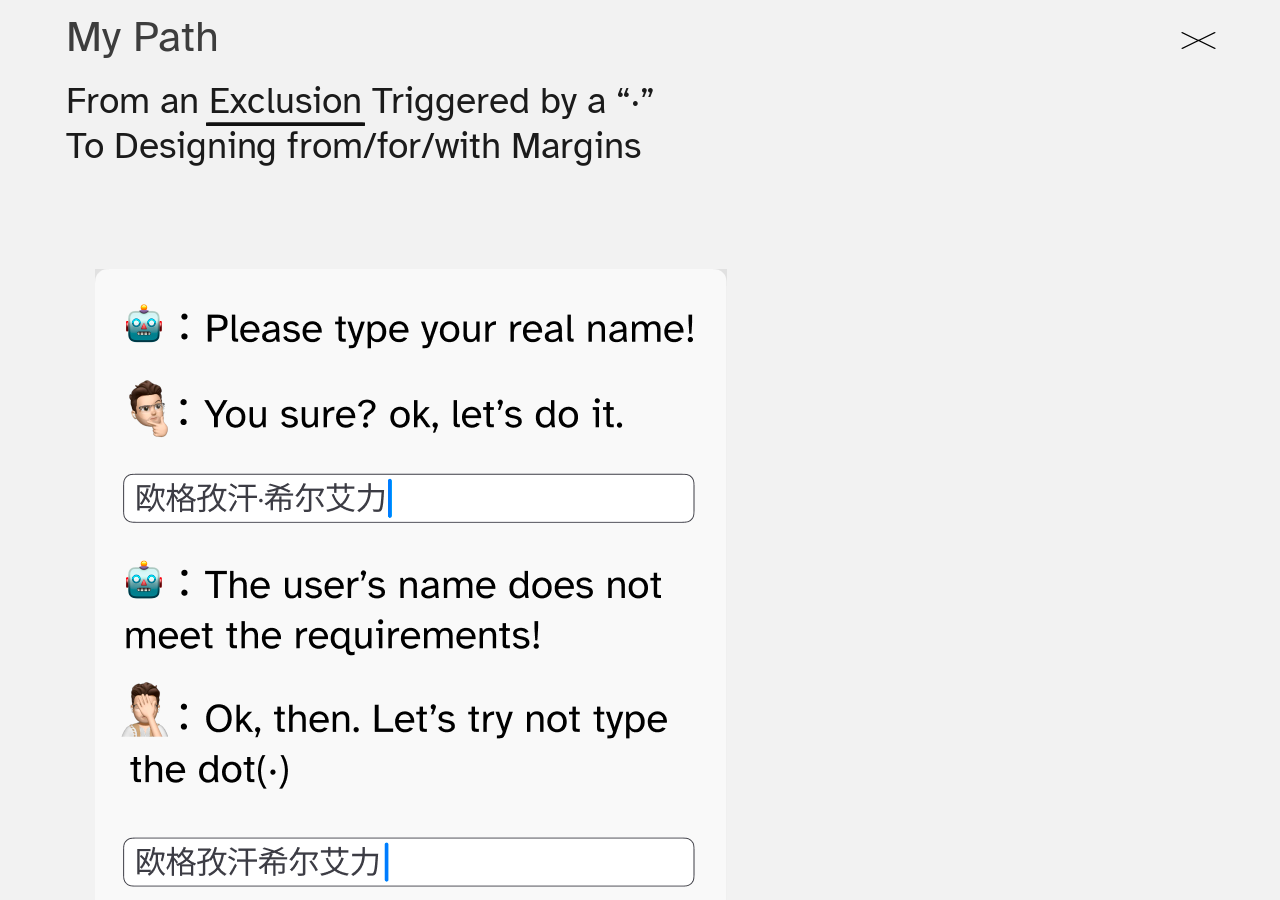
<file: web/figma-import/exclusion-inline.html>
<!DOCTYPE html>
<html lang="en" data-site-mode="figma3042" data-landing-surface-state="exclusion">
<head>
  <meta charset="UTF-8" />
  <meta name="viewport" content="width=device-width, initial-scale=1.0" />
  <title>Exclusion - Figma Import</title>
  <link rel="stylesheet" href="../responsive.shared.css?v=20260402-4" />
  <script src="https://mcp.figma.com/mcp/html-to-design/capture.js" async></script>
  <script>
    (function () {
      function readFigmaCaptureConfig() {
        var hash = window.location.hash || "";
        var clean = hash.charAt(0) === "#" ? hash.slice(1) : hash;
        if (!clean) return null;
        var params = new URLSearchParams(clean);
        var captureId = params.get("figmacapture");
        var endpoint = params.get("figmaendpoint");
        if (!captureId || !endpoint) return null;
        var selector = params.get("figmaselector") || "body";
        var delay = Number(params.get("figmadelay") || "0");
        return {
          captureId: captureId,
          endpoint: endpoint,
          selector: selector,
          delay: Number.isFinite(delay) ? Math.max(delay, 0) : 0
        };
      }

      function maybeRunFigmaCapture() {
        var config = readFigmaCaptureConfig();
        document.documentElement.classList.toggle("figma-capture-active", !!config);
        if (!config) return;
        if (window.__figmaAutoCaptureLastId === config.captureId) return;

        var attempts = 0;
        function tryCapture() {
          attempts += 1;
          if (window.figma && typeof window.figma.captureForDesign === "function") {
            window.__figmaAutoCaptureLastId = config.captureId;
            window.setTimeout(function () {
              window.figma.captureForDesign({
                captureId: config.captureId,
                endpoint: config.endpoint,
                selector: config.selector
              });
            }, config.delay);
            return;
          }
          if (attempts < 240) {
            window.setTimeout(tryCapture, 250);
          }
        }

        tryCapture();
      }

      if (document.readyState === "loading") {
        document.addEventListener("DOMContentLoaded", maybeRunFigmaCapture, { once: true });
      } else {
        maybeRunFigmaCapture();
      }
      window.addEventListener("hashchange", maybeRunFigmaCapture);
    })();
  </script>
  <style>
    html[data-site-mode="figma3042"],
    html[data-site-mode="figma3042"] body {
      overflow: auto !important;
      background: #f2f2f2 !important;
    }

    html[data-site-mode="figma3042"] .home3042 {
      min-height: 100vh;
    }

    html[data-site-mode="figma3042"] #homepage---right,
    html[data-site-mode="figma3042"] .landing3042-bubbles,
    html[data-site-mode="figma3042"] .landing3042-logo {
      display: none !important;
    }

    html[data-site-mode="figma3042"] #homepage---left {
      width: 100% !important;
      min-height: 100vh !important;
    }

    html[data-site-mode="figma3042"].figma-capture-active #homepage---left {
      display: grid !important;
    }

    html[data-site-mode="figma3042"] #homepage---left .hero3042-canvas {
      margin: 0 auto !important;
    }

    html[data-site-mode="figma3042"] #homepage---left .landing3042-exclusion-inline {
      display: block !important;
      pointer-events: auto !important;
    }

    html[data-site-mode="figma3042"] #homepage---left .landing3042-exclusion-close {
      display: flex !important;
      pointer-events: auto !important;
    }

    html[data-site-mode="figma3042"] #homepage---left .landing3042-practice-cta {
      display: block !important;
      pointer-events: auto !important;
    }
  </style>
</head>
<body>
  <main class="home3042" id="site-shell">
    <section class="hero3042" id="homepage---left" aria-labelledby="hero-left-title">
      <div class="hero3042-canvas">
        <div class="landing3042-stage">
          <header class="landing3042-header">
            <h1 id="hero-left-title" class="hero3042-title">My Path</h1>
            <p class="landing3042-title-copy">
              From an
              <span class="landing3042-inline-link external-link-hoverfx">Exclusion</span>
              Triggered by a &#8220;&#183;&#8221;<br />
              To Designing from/for/with Margins
            </p>
          </header>

          <section
            id="landing3042-exclusion-inline"
            class="landing3042-exclusion-inline"
            aria-labelledby="landing3042-exclusion-title"
            aria-hidden="false"
          >
            <article class="landing3042-exclusion-panel">
              <figure class="landing3042-exclusion-hero-figure">
                <img
                  src="../assets/figma-node-2940-664-current.png?v=20260228"
                  alt="Name card visual showing a Uyghur name rendered with a middle dot."
                  loading="eager"
                  decoding="async"
                />
              </figure>

              <div class="landing3042-exclusion-copy">
                <p class="landing3042-exclusion-kicker">
                  A middle dot should not decide whether someone is recognized.
                </p>
                <h2 id="landing3042-exclusion-title" class="landing3042-exclusion-title">
                  Systems built without affected voices often reproduce exclusion.
                </h2>
                <div class="landing3042-exclusion-body">
                  <p>
                    As a Uyghur, I regularly encounter systems that reject my name because it includes a middle dot (·).
                  </p>
                  <p>
                    If I keep it, real-name verification fails. If I remove it, my name no longer matches my official documents.
                  </p>
                  <p>
                    What looks like a formatting detail is actually a design decision about who gets recognized and who gets filtered out.
                  </p>
                </div>
                <figure class="landing3042-exclusion-support-figure">
                  <img
                    src="../assets/examples.png"
                    alt="Examples of services rejecting names that use a middle dot."
                    loading="eager"
                    decoding="async"
                  />
                </figure>
              </div>
            </article>
          </section>

          <button
            id="landing3042-exclusion-close"
            class="map-project-inline-close landing3042-exclusion-close"
            type="button"
            aria-label="Close Exclusion view"
            aria-hidden="false"
          >
            <img
              class="map-project-inline-close-icon"
              src="../assets/Veritas/veritas-detail-close.svg"
              alt=""
              loading="eager"
              decoding="async"
            />
          </button>

          <button class="landing3042-practice-cta" type="button" aria-label="Scroll to My Practice section">
            <img
              class="landing3042-practice-cta-arrow"
              src="../assets/Landingpage/BIg_Arrow.svg"
              alt=""
              loading="eager"
              decoding="async"
              aria-hidden="true"
            />
            <span class="landing3042-practice-cta-copy">my practice</span>
          </button>
        </div>
      </div>
    </section>
  </main>
</body>
</html>
</file>
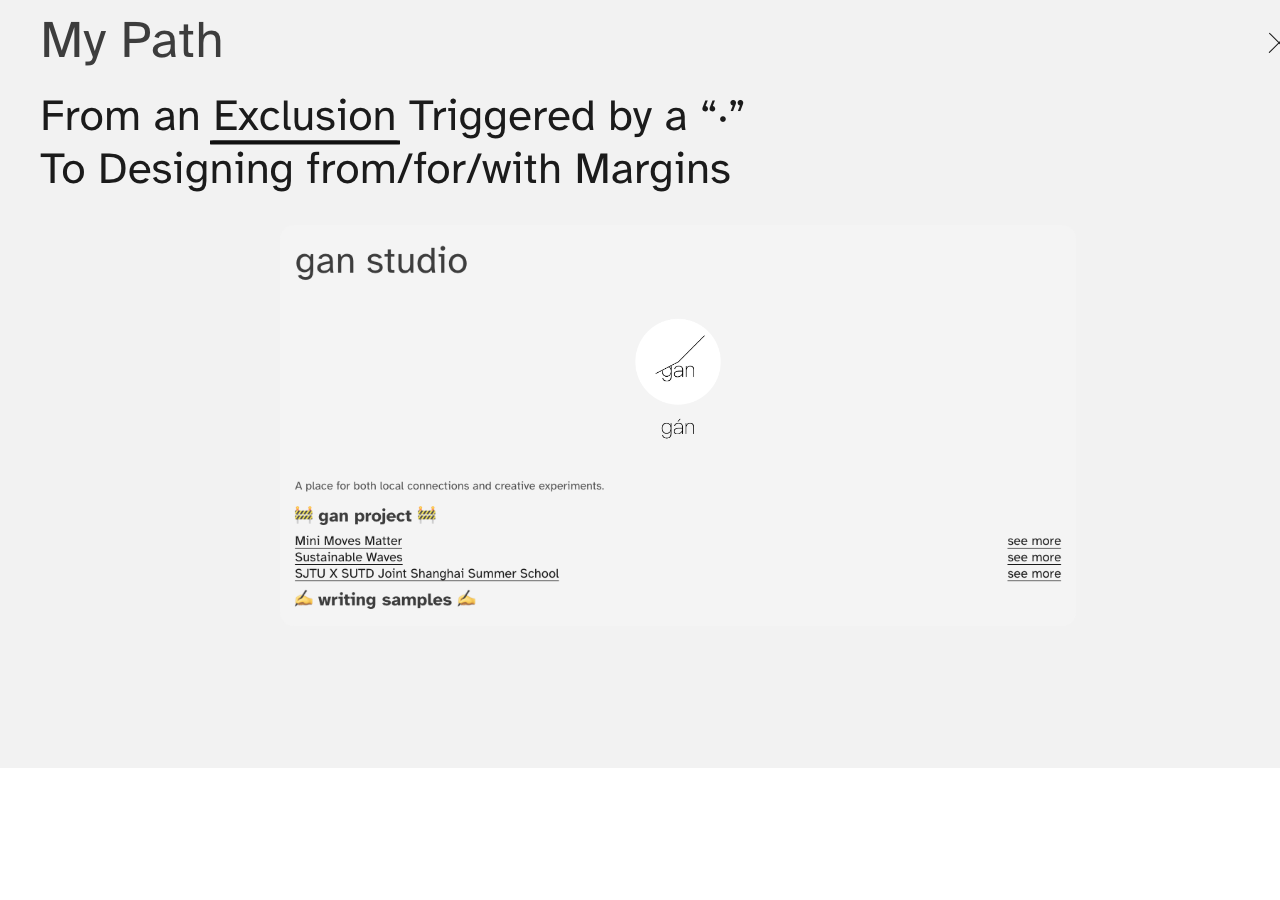
<file: web/figma-import/studio-inline-screenshot.html>
<!DOCTYPE html>
<html lang="en">
<head>
  <meta charset="UTF-8" />
  <meta name="viewport" content="width=device-width, initial-scale=1.0" />
  <title>Studio Inline Screenshot Import</title>
  <script src="https://mcp.figma.com/mcp/html-to-design/capture.js" async></script>
  <script>
    (function () {
      function readFigmaCaptureConfig() {
        var hash = window.location.hash || "";
        var clean = hash.charAt(0) === "#" ? hash.slice(1) : hash;
        if (!clean) return null;
        var params = new URLSearchParams(clean);
        var captureId = params.get("figmacapture");
        var endpoint = params.get("figmaendpoint");
        if (!captureId || !endpoint) return null;
        var selector = params.get("figmaselector") || "body";
        var delay = Number(params.get("figmadelay") || "0");
        return {
          captureId: captureId,
          endpoint: endpoint,
          selector: selector,
          delay: Number.isFinite(delay) ? Math.max(delay, 0) : 0
        };
      }

      function maybeRunFigmaCapture() {
        var config = readFigmaCaptureConfig();
        if (!config) return;
        if (window.__figmaAutoCaptureLastId === config.captureId) return;
        var attempts = 0;
        function tryCapture() {
          attempts += 1;
          if (window.figma && typeof window.figma.captureForDesign === "function") {
            window.__figmaAutoCaptureLastId = config.captureId;
            window.setTimeout(function () {
              window.figma.captureForDesign({
                captureId: config.captureId,
                endpoint: config.endpoint,
                selector: config.selector
              });
            }, config.delay);
            return;
          }
          if (attempts < 240) {
            window.setTimeout(tryCapture, 250);
          }
        }
        tryCapture();
      }

      if (document.readyState === "loading") {
        document.addEventListener("DOMContentLoaded", maybeRunFigmaCapture, { once: true });
      } else {
        maybeRunFigmaCapture();
      }
      window.addEventListener("hashchange", maybeRunFigmaCapture);
    })();
  </script>
  <style>
    html, body {
      margin: 0;
      padding: 0;
      background: #ffffff;
    }

    #capture-root {
      width: 1366px;
      height: 768px;
      display: block;
      overflow: hidden;
      background: #ffffff;
    }

    #capture-root img {
      display: block;
      width: 1366px;
      height: 768px;
    }
  </style>
</head>
<body>
  <main id="capture-root">
    <img src="../studio-inline-capture.png" alt="Studio inline browser screenshot" loading="eager" decoding="sync" />
  </main>
</body>
</html>
</file>
<file: web/Oghuzhan _wanna_be_changemaker_overlay_files/index.css>
div.caution-processing{--processing-opacity: .08;position:absolute;inset:0;opacity:1;transition:opacity .3s ease;background-size:60px 60px;background-image:linear-gradient(45deg,rgba(255,255,255,var(--processing-opacity)) 25%,transparent 25%,transparent 50%,rgba(255,255,255,var(--processing-opacity)) 50%,rgba(255,255,255,var(--processing-opacity)) 75%,transparent 75%,transparent);animation:barberpole 1.2s linear infinite}div.caution-processing.default-border-radius{border-radius:var(--ui-button-border-radius)}div.caution-processing.accent{--processing-dark-opacity: .09;background-image:linear-gradient(45deg,rgba(255,255,255,var(--processing-dark-opacity)) 25%,transparent 25%,transparent 50%,rgba(255,255,255,var(--processing-dark-opacity)) 50%,rgba(255,255,255,var(--processing-dark-opacity)) 75%,transparent 75%,transparent)}div.caution-processing.publishing{--processing-dark-opacity: .08;background-image:linear-gradient(45deg,rgba(255,255,255,var(--processing-dark-opacity)) 25%,transparent 25%,transparent 50%,rgba(255,255,255,var(--processing-dark-opacity)) 50%,rgba(255,255,255,var(--processing-dark-opacity)) 75%,transparent 75%,transparent)}div.caution-processing.dark{--processing-dark-opacity: .08;background-image:linear-gradient(45deg,rgba(0,0,0,var(--processing-dark-opacity)) 25%,transparent 25%,transparent 50%,rgba(0,0,0,var(--processing-dark-opacity)) 50%,rgba(0,0,0,var(--processing-dark-opacity)) 75%,transparent 75%,transparent)}div.caution-processing.white-bg{--processing-dark-opacity: .03;background-image:linear-gradient(45deg,rgba(0,0,0,var(--processing-dark-opacity)) 25%,transparent 25%,transparent 50%,rgba(0,0,0,var(--processing-dark-opacity)) 50%,rgba(0,0,0,var(--processing-dark-opacity)) 75%,transparent 75%,transparent)}.dark div.caution-processing,.dark div.caution-processing.publishing{--processing-dark-opacity: .055;background-image:linear-gradient(45deg,rgba(0,0,0,var(--processing-dark-opacity)) 25%,transparent 25%,transparent 50%,rgba(0,0,0,var(--processing-dark-opacity)) 50%,rgba(0,0,0,var(--processing-dark-opacity)) 75%,transparent 75%,transparent)}.dark div.caution-processing.white-bg{--processing-opacity: .04;background-image:linear-gradient(45deg,rgba(255,255,255,var(--processing-opacity)) 25%,transparent 25%,transparent 50%,rgba(255,255,255,var(--processing-opacity)) 50%,rgba(255,255,255,var(--processing-opacity)) 75%,transparent 75%,transparent)}@keyframes barberpole{0%{background-position:120px 60px}to{background-position:0 0}}body.not-authorized{background-color:var(--baseColor-container)}body.mobile .login-options button.account{display:none!important}#login{--login-window-width: var(--ui-width-uiWindow);--login-input-height: 20px}#login.login-window{position:fixed;inset:0;background-color:#0006;z-index:999999!important;display:flex;align-items:center;justify-content:center;font-family:var(--fontFamily-default);--x1: .26;--y1: .27;--x2: .38;--y2: .925;--enter: cubic-bezier(var(--x1), var(--y1), var(--x2), var(--y2));--x1-r: calc(1 - var(--x2));--y1-r: calc(1 - var(--y2));--x2-r: calc(1 - var(--x1));--y2-r: calc(1 - var(--y1));--exit: cubic-bezier(var(--x1-r), var(--y1-r), var(--x2-r), var(--y2-r));opacity:0;transition:opacity .28s var(--enter)}#login.login-window.active{opacity:1;transition:opacity .28s var(--enter)}#login.login-window.active .login-modal{transform:translateY(0);opacity:1;transition:opacity .28s var(--enter),transform .28s var(--enter)}#login.login-window.active-immediate{opacity:1;transition:none}#login.login-window.active-immediate .login-modal{transform:translateY(0);opacity:1;transition:none}#login form{height:100%;display:flex;flex-direction:column;padding:var(--login-input-height) var(--ui-padding-uiWindow) var(--ui-padding-uiWindow) var(--ui-padding-uiWindow)}#login form button,#login form a{cursor:pointer;user-select:none;-webkit-touch-callout:none;-webkit-user-select:none;-khtml-user-select:none;-moz-user-select:none;-ms-user-select:none;background-color:transparent}#login form button:active,#login form a:active{opacity:var(--opacity-downstate-default)}#login form button.forgot,#login form a.forgot{display:inline-block;color:rgba(var(--baseColor-default-reverse-rgb),.5);fill:rgba(var(--baseColor-default-reverse-rgb),.5);margin:0 0 var(--ui-padding-default-vertical) 5px;font-family:var(--fontFamily-default);font-size:var(--fontSize-default);padding:0;border:none}#login form button.account,#login form a.account{display:inline-block;color:rgba(var(--baseColor-default-reverse-rgb),.5);fill:rgba(var(--baseColor-default-reverse-rgb),.5);margin:0 0 var(--ui-padding-default-vertical) 5px;font-family:var(--fontFamily-default);font-size:var(--fontSize-default);padding:0;border:none;text-decoration:none;line-height:normal}#login form button.login,#login form a.login{position:relative;background:rgba(var(--baseColor-accent-rgb),1);color:rgba(var(--baseColor-accent-reverse-rgb),1);fill:rgba(var(--baseColor-accent-reverse-rgb),1);font-size:var(--fontSize-default);font-family:var(--fontFamily-default);font-weight:500;justify-content:flex-start;line-height:1;flex:0 1 125px;text-align:left;padding:6.5px var(--ui-padding-default-horizontal) 7.5px;border-radius:var(--ui-button-border-radius);-webkit-appearance:none;border:none;white-space:nowrap;display:flex;min-height:28.5px}#login form .field-message{width:100%;height:var(--height-row);margin-left:auto;display:flex;justify-content:center;align-items:center}#login .login-header{padding:var(--ui-padding-uiWindow) 0;height:44px}#login .login-header .logo-box{width:40px;height:44px;position:absolute;left:0;top:0}#login .login-header .title{text-align:center;font-family:var(--fontFamily-default);font-size:17px;font-weight:400;line-height:.8;user-select:none;-webkit-touch-callout:none;-webkit-user-select:none;-khtml-user-select:none;-moz-user-select:none;-ms-user-select:none}#login .enter-email{width:85%;line-height:1.3;color:rgba(var(--baseColor-default-reverse-rgb),.6);position:relative;bottom:8.5px;flex:calc(var(--height-row) + 1px) 0;text-align:left;padding-top:1px;margin-bottom:6px;margin-left:5px;text-overflow:ellipsis;overflow:hidden;white-space:break-spaces;user-select:none;-webkit-touch-callout:none;-webkit-user-select:none;-khtml-user-select:none;-moz-user-select:none;-ms-user-select:none}#login .terms{display:inline-block;color:rgba(var(--baseColor-default-reverse-rgb),.5);fill:rgba(var(--baseColor-default-reverse-rgb),.5);margin:0 0 30px 5px;font-family:var(--fontFamily-default);font-size:var(--fontSize-small);padding:0;border:none;text-align:left;line-height:1.4}#login .terms a{color:rgba(var(--baseColor-default-reverse-rgb),.5);fill:rgba(var(--baseColor-default-reverse-rgb),.5);font-size:var(--fontSize-small);text-decoration:underline;text-decoration-color:rgba(var(--baseColor-default-reverse-rgb),.25)}#login .terms a:active{opacity:var(--opacity-downstate-default)}#login .login-options{flex:1 1;display:flex;flex-direction:row-reverse;justify-content:space-between;align-items:flex-end}#login .login-modal{background-color:var(--ui-background-container);width:400px;text-align:center;display:flex;flex-direction:column;align-items:stretch;box-shadow:var(--window-boxShadow-default);transform-origin:bottom center;transform:translateY(-15px);transition:opacity .28s var(--enter),transform .28s var(--enter);border-radius:var(--modalRadiusLarge);font-size:var(--fontSize-default);color:rgba(var(--baseColor-default-reverse-rgb),.85);line-height:var(--lineHeight-default);position:fixed;border-radius:var(--modalRadiusLarge-inner);letter-spacing:var(--account-manager-letter-spacing)}#login .login-modal .under-input-row{display:flex;justify-content:space-between;text-align:left;width:100%;padding-top:11px;padding-right:5px;margin-top:-1px}#login .login-modal .under-input-row .emoji{font-family:-apple-system,Segoe UI,Roboto,Oxygen,Ubuntu,Cantarell,Open Sans,Helvetica Neue,sans-serif}#login .login-modal:after{content:"";box-shadow:inset 0 0 0 1px rgba(var(--baseColor-default-reverse-rgb),.06);position:absolute;inset:-1px;pointer-events:none;border-radius:var(--modalRadiusLarge)}#login .input-fields{display:inline-grid;grid-auto-flow:row;grid-auto-rows:auto;grid-auto-columns:auto;grid-gap:var(--element-gap);align-content:flex-start;padding-bottom:30px;width:100%}#login .input-fields.new{padding-bottom:15px}#login .text-input{width:100%;height:var(--height-row);margin-left:auto;background:transparent;border-radius:var(--height-row)}#login .input{display:flex;flex:1 1;justify-content:center;align-items:center;margin-top:-6px}#login input{border:none;border-radius:var(--height-row);font-family:var(--fontFamily-default);font-size:var(--fontSize-default);line-height:calc(var(--ui-lineHeight-default) - .1);color:var(--ui-color-default);caret-color:var(--ui-color-default);background:var(--ui-background-default);width:100%;height:100%;margin:0;-webkit-font-smoothing:antialiased;white-space:nowrap;overflow:hidden;text-overflow:ellipsis;padding-top:calc(var(--ui-padding-default-vertical) - 0px);padding-bottom:calc(var(--ui-padding-default-vertical) + 1px);padding-left:calc(var(--ui-padding-default-horizontal) + 2px);padding-right:var(--ui-padding-default-horizontal)}#login input::-webkit-input-placeholder{color:rgba(var(--baseColor-default-reverse-rgb),.4);-webkit-text-fill-color:rgba(var(--baseColor-default-reverse-rgb),.4)}#login input:-webkit-autofill,#login input:-webkit-autofill:hover,#login input:-webkit-autofill:focus,#login input:-webkit-autofill:active{-webkit-box-shadow:0 0 0 30px var(--ui-background-default) inset!important;-webkit-text-fill-color:var(--ui-color-flat-reverse)!important;background:var(--ui-background-default)!important;background-clip:content-box!important}.dark #login .login-modal:after{box-shadow:none;border:1px solid var(--ui-window-border-background);inset:0}.mobile #login .login-modal{max-width:var(--ui-maxWidth-mobile)}.quick-view-background{background-color:#0000}.quick-view-has-mouse .quick-view-button--arrow--left,.quick-view-has-mouse .quick-view-button--arrow--right,.quick-view-ui{visibility:visible}.quick-view-minimal--dark .quick-view-top-menu-bar,.quick-view-button{background:0 0}.quick-view,.quick-view-bg,.quick-view-container,.quick-view-item--placeholder,.quick-view-zoom-wrap{-webkit-backface-visibility:hidden}.quick-view-button{cursor:pointer;opacity:1;-webkit-appearance:none;transition:opacity .2s;-webkit-box-shadow:none;box-shadow:none}.quick-view-bg,.quick-view-scroll-wrap,.quick-view-zoom-wrap{width:100%;position:absolute}.quick-view-container,.quick-view-holder,.quick-view-zoom-wrap{position:absolute;inset:0}.quick-view-element--disabled{display:none!important}.quick-view{position:fixed;display:none;height:100%;width:100%;inset:0;margin:auto;-ms-touch-action:none;touch-action:none;-webkit-text-size-adjust:100%;line-height:initial;letter-spacing:initial;outline:0}.quick-view img{max-width:none}.quick-view-zoom-disabled .quick-view-item{cursor:default!important}.quick-view-animate_opacity{opacity:.001;-webkit-transition:opacity 333ms cubic-bezier(.4,0,.22,1);transition:opacity 333ms cubic-bezier(.4,0,.22,1)}.quick-view-open{display:block}.quick-view media-item{max-width:unset;min-width:unset}.quick-view-zoom-allowed .quick-view-item{cursor:-webkit-zoom-in;cursor:-moz-zoom-in;cursor:zoom-in}.quick-view-zoomed-in .quick-view-item{cursor:-webkit-grab;cursor:-moz-grab;cursor:grab}.quick-view-dragging .quick-view-item{cursor:-webkit-grabbing;cursor:-moz-grabbing;cursor:grabbing}.quick-view-bg{left:0;top:0;height:100%;opacity:0;transform:translateZ(0);will-change:opacity}.quick-view-scroll-wrap{left:0;top:0;height:100%}.quick-view-container,.quick-view-zoom-wrap{-ms-touch-action:none;touch-action:none}.quick-view-container,.quick-view-item{-webkit-user-select:none;-moz-user-select:none;-ms-user-select:none;user-select:none;-webkit-tap-highlight-color:transparent;-webkit-touch-callout:none}.quick-view-zoom-wrap{-webkit-transform-origin:center center;-ms-transform-origin:center center;transform-origin:center center}.quick-view-bg{-webkit-transition:opacity 222ms cubic-bezier(.4,0,.22,1);transition:opacity 222ms cubic-bezier(.4,0,.22,1)}.quick-view-animated-in .quick-view-bg,.quick-view-animated-in .quick-view-zoom-wrap{-webkit-transition:none;transition:none}.quick-view-hide-overflow.quick-view,.quick-view-hide-overflow .quick-view-scroll-wrap{overflow:hidden}.quick-view-item{position:absolute;width:auto;height:auto;max-width:unset;top:0;left:0}.quick-view-item--placeholder--blank{background:#222}.quick-view-ie .quick-view-item{width:100%!important;height:auto!important;left:0;top:0}.quick-view-error-msg{position:absolute;left:0;top:50%;width:100%;text-align:center;font-size:14px;line-height:16px;margin-top:-8px;color:#ccc}.quick-view-error-msg a{color:#ccc;text-decoration:underline}.quick-view-error-msg{font-family:-apple-system,BlinkMacSystemFont,Segoe UI,Roboto,Oxygen,Ubuntu,Cantarell,Open Sans,Helvetica Neue,sans-serif}.quick-view.mouse-down .iframe-item{pointer-events:none!important}.quick-view-caption-positioner{position:absolute;pointer-events:none;inset:0}.quick-view-caption-wrapper{margin:auto;position:absolute;inset:auto 0 0}.quick-view-horizontal-align-left .quick-view-caption-wrapper{margin-left:0}.quick-view-horizontal-align-right .quick-view-caption-wrapper{margin-right:0}.quick-view-horizontal-align-left [data-quick-view-caption]{text-align:left}.quick-view-horizontal-align-right [data-quick-view-caption]{text-align:right}.quick-view .caption{transition:.1s opacity ease-in-out}.quick-view .caption>*{display:inline-block}.quick-view .caption *{pointer-events:auto;color:inherit}.quick-view .caption.hidden{opacity:0}.quick-view .caption{position:absolute;margin:0 auto;text-align:center}.editor-overlay-active .quick-view *{pointer-events:none}.quick-view .left-arrow,.quick-view .right-arrow,.quick-view .close-button,.quick-view .quick-view-bg,.quick-view .quick-view-item,.editor-overlay-active .quick-view .caption{pointer-events:auto}.quick-view .quick-view-placeholder>*{background:#efeeec;width:100%;height:100%}.quick-view .quick-view-placeholder svg{background:#fff}.quick-view .quick-view-placeholder svg line{stroke:#c8c8c8}.cargo-loader{inset:0;pointer-events:none;z-index:calc(var(--layer-9) + 99)}.cargo-loader.fixed{position:fixed;height:100%;width:100%}.cargo-loader.absolute{position:absolute}.cargo-loader.center{display:flex;align-items:center;justify-content:center;height:100%;width:100%}.loader{line-height:0;pointer-events:none;border-radius:100%}.loader.padding-window{padding:var(--ui-padding-uiWindow)}.loader.hidden{display:none}.loader.scale-large{scale:.85}.loader>div{border-radius:100%;width:20px;height:20px}.loader>div.spinning{-webkit-animation:spin-loading 12s ease-out;-webkit-animation-iteration-count:infinite;-moz-animation:spin-loading 12s ease-out;-moz-animation-iteration-count:infinite;animation:spin-loading 12s ease-out;animation-iteration-count:infinite}.loader>div.paused{position:absolute;inset:0;min-width:100%}.loader>div svg{max-width:100%;height:auto}.loader>div svg .check{stroke-dasharray:450;stroke-dashoffset:450;animation:draw 2s ease-out forwards}@keyframes draw{to{stroke-dashoffset:0}}.loader.center{position:absolute;top:calc(50% - 10px);left:50%;transform:translate(-50%,-50%)}.loader.flex-center{display:inline-flex;align-self:center;justify-self:center}.loader.dark svg>*{opacity:.6;color:var(--ui-color-flat-reverse);fill:var(--ui-color-flat-reverse)}.loader.light svg>*{opacity:.25;color:var(--ui-color-flat-reverse);fill:var(--ui-color-flat-reverse)}.loader.light.sa svg>*{opacity:.15;color:var(--ui-color-flat-reverse);fill:var(--ui-color-flat-reverse)}.loader.linear>div{fill:var(--ui-color-flat);transform-origin:center}.loader.linear>div.spinning{-webkit-animation:linear-spin 1s linear;-webkit-animation-iteration-count:infinite;-moz-animation:linear-spin 1s linear;-moz-animation-iteration-count:infinite;animation:linear-spin 1s linear;animation-iteration-count:infinite}.loader.fade-in{opacity:0;animation:fade-in .8s ease-in-out .1s forwards}.loader.fade-in.delayed{animation-delay:.8s}@keyframes fade-in{to{opacity:1}}.loader.linear>div{transform-origin:center}.loader.linear>div.spinning{-webkit-animation:linear-spin var(--ui-load-spinner-large-speed) linear infinite;-moz-animation:linear-spin var(--ui-load-spinner-large-speed) linear infinite;animation:linear-spin var(--ui-load-spinner-large-speed) linear infinite;-webkit-animation-fill-mode:forwards;-moz-animation-fill-mode:forwards;animation-fill-mode:forwards}.loader.linear>div.delay{animation-delay:.8;-webkit-animation-delay:.5;-moz-animation-delay:.5}.loader.reverse>div{animation-direction:reverse}.loader.linear.sa.reverse>div{animation-direction:reverse}.loader *.red>div{fill:red!important}@-webkit-keyframes spin-loading{0%{transform:rotate(0)}9%{transform:rotate(1050deg)}18%{transform:rotate(-1090deg)}20%{transform:rotate(-1080deg)}23%{transform:rotate(-1080deg)}28%{transform:rotate(-1095deg)}29%{transform:rotate(-1065deg)}34%{transform:rotate(-1080deg)}35%{transform:rotate(-1050deg)}40%{transform:rotate(-1065deg)}41%{transform:rotate(-1035deg)}44%{transform:rotate(-1035deg)}47%{transform:rotate(-2160deg)}50%{transform:rotate(-2160deg)}56%{transform:rotate(45deg)}60%{transform:rotate(45deg)}80%{transform:rotate(6120deg)}to{transform:rotate(0)}}@keyframes linear-spin{0%{transform:rotate(0)}10%{transform:rotate(36deg)}20%{transform:rotate(72deg)}30%{transform:rotate(108deg)}40%{transform:rotate(144deg)}50%{transform:rotate(180deg)}60%{transform:rotate(216deg)}70%{transform:rotate(252deg)}80%{transform:rotate(288deg)}90%{transform:rotate(324deg)}to{transform:rotate(360deg)}}@keyframes delay{0%{opacity:0}99%{opacity:0}to{opacity:1}}.slide-confirm-slider{line-height:0;width:100%;position:relative;overflow:hidden;border-radius:var(--ui-button-border-radius)}.slide-confirm-slider .slide-message{position:absolute;inset:0;display:flex;flex-direction:row;align-items:center;justify-content:center;line-height:1;color:#fff;pointer-events:none;font-size:17px}.slide-confirm-slider .slide-progress{left:0%;width:100%;background:red;height:100%;position:absolute;transform:translate(calc(-100% + 20px));pointer-events:none}.slide-confirm-slider .pullee{width:100%;appearance:none;pointer-events:none;height:44px}.slide-confirm-slider .pullee:active::-webkit-slider-thumb{appearance:none;cursor:grabbing;cursor:-webkit-grabbing;cursor:-moz-grabbing}.slide-confirm-slider .pullee:active::-moz-range-thumb{border:0;cursor:grabbing;cursor:-webkit-grabbing;cursor:-moz-grabbing}.slide-confirm-slider .pullee:active::-ms-thumb{cursor:grabbing;cursor:-webkit-grabbing;cursor:-moz-grabbing}.slide-confirm-slider .pullee:focus{outline:none}.slide-confirm-slider .pullee::-webkit-slider-thumb{appearance:none;display:block;width:40px;height:40px;border-radius:50%;background:#fff;transform-origin:50% 50%;transform:scale(1);transition:transform ease-out .1s;cursor:grab;cursor:-webkit-grab;background-image:url("data:image/svg+xml,%3Csvg width='21' height='19' viewBox='0 0 21 19' fill='none' xmlns='http://www.w3.org/2000/svg'%3E%3Cpath d='M11.8438 1.9375L19.3438 9.4375L11.8438 16.9375' stroke='%23FF0000' stroke-width='2.5' stroke-linecap='round' stroke-linejoin='round'/%3E%3Cpath d='M19.3437 9.4375L1.40625 9.4375' stroke='%23FF0000' stroke-width='2.5' stroke-linecap='round'/%3E%3C/svg%3E%0A");background-position:46% 50%;background-repeat:no-repeat;background-size:17px 17px;pointer-events:auto}.slide-confirm-slider .pullee::-moz-range-thumb{border:0;display:block;width:40px;height:40px;border-radius:50%;background:#fff;transform-origin:50% 50%;transform:scale(1);transition:transform ease-out .1s;cursor:grab;cursor:-webkit-grab;background-image:url("data:image/svg+xml,%3Csvg width='21' height='19' viewBox='0 0 21 19' fill='none' xmlns='http://www.w3.org/2000/svg'%3E%3Cpath d='M11.8438 1.9375L19.3438 9.4375L11.8438 16.9375' stroke='%23FF0000' stroke-width='2.5' stroke-linecap='round' stroke-linejoin='round'/%3E%3Cpath d='M19.3437 9.4375L1.40625 9.4375' stroke='%23FF0000' stroke-width='2.5' stroke-linecap='round'/%3E%3C/svg%3E%0A");background-position:46% 50%;background-repeat:no-repeat;background-size:17px 17px;pointer-events:auto}.slide-confirm-slider .pullee::-ms-thumb{display:block;width:40px;height:40px;border-radius:50%;background:#fff;transform-origin:50% 50%;transform:scale(1);transition:transform ease-out .1s;cursor:grab;cursor:-webkit-grab;background-image:url("data:image/svg+xml,%3Csvg width='21' height='19' viewBox='0 0 21 19' fill='none' xmlns='http://www.w3.org/2000/svg'%3E%3Cpath d='M11.8438 1.9375L19.3438 9.4375L11.8438 16.9375' stroke='%23FF0000' stroke-width='2.5' stroke-linecap='round' stroke-linejoin='round'/%3E%3Cpath d='M19.3437 9.4375L1.40625 9.4375' stroke='%23FF0000' stroke-width='2.5' stroke-linecap='round'/%3E%3C/svg%3E%0A");background-position:46% 50%;background-repeat:no-repeat;background-size:17px 17px;pointer-events:auto}.slide-confirm-slider .pullee.complete::-webkit-slider-thumb{appearance:none;background-image:url("data:image/svg+xml,%3Csvg width='18' height='18' viewBox='0 0 18 18' fill='none' xmlns='http://www.w3.org/2000/svg'%3E%3Cpath d='M1.28125 10.5063L6.55313 16.5313L16.3438 1.46875' stroke='%23FF0000' stroke-width='2.5' stroke-linecap='round' stroke-linejoin='round'/%3E%3C/svg%3E%0A");background-position:51% 49%;transform:scale(1)}.slide-confirm-slider .pullee.complete::-moz-range-thumb{border:0;background-image:url("data:image/svg+xml,%3Csvg width='18' height='18' viewBox='0 0 18 18' fill='none' xmlns='http://www.w3.org/2000/svg'%3E%3Cpath d='M1.28125 10.5063L6.55313 16.5313L16.3438 1.46875' stroke='%23FF0000' stroke-width='2.5' stroke-linecap='round' stroke-linejoin='round'/%3E%3C/svg%3E%0A");background-position:51% 49%;transform:scale(1)}.slide-confirm-slider .pullee.complete::-ms-thumb{background-image:url("data:image/svg+xml,%3Csvg width='18' height='18' viewBox='0 0 18 18' fill='none' xmlns='http://www.w3.org/2000/svg'%3E%3Cpath d='M1.28125 10.5063L6.55313 16.5313L16.3438 1.46875' stroke='%23FF0000' stroke-width='2.5' stroke-linecap='round' stroke-linejoin='round'/%3E%3C/svg%3E%0A");background-position:51% 49%;transform:scale(1)}.slide-confirm-slider .pullee::-webkit-slider-runnable-track{height:40px;padding:.25rem;box-sizing:content-box;border-radius:var(--ui-button-border-radius);background-color:red;padding:2px}.slide-confirm-slider .pullee::-moz-range-track{height:40px;padding:.25rem;box-sizing:content-box;border-radius:var(--ui-button-border-radius);background-color:red;padding:2px}.slide-confirm-slider .pullee::-moz-focus-outer{border:0}.slide-confirm-slider .pullee::-ms-track{border:0;height:40px;padding:.25rem;box-sizing:content-box;border-radius:var(--ui-button-border-radius);background-color:red;color:transparent;padding:2px}.slide-confirm-slider .pullee::-ms-fill-lower,.slide-confirm-slider .pullee::-ms-fill-upper{background-color:transparent}.slide-confirm-slider .pullee::-ms-tooltip{display:none}.slide-confirm-slider .loader div,.slide-confirm-slider .loader div svg{width:20px;height:20px}.slide-confirm-slider.success-loading{pointer-events:none!important}.slide-confirm-slider.success-loading .pullee::-webkit-slider-thumb{appearance:none;background-image:none;background:transparent;pointer-events:none}.slide-confirm-slider.success-loading .pullee::-moz-range-thumb{border:0;background-image:none;background:transparent;pointer-events:none}.slide-confirm-slider.success-loading .pullee::-ms-thumb{background-image:none;background:transparent;pointer-events:none}.slide-confirm-slider.success-loading *{pointer-events:none!important}.slide-confirm-slider .loader{position:absolute;top:50%;right:0;transform:translate(-13px,-50%);pointer-events:none}.slide-confirm-slider .loader svg circle{fill:transparent;stroke:#fff}.slide-confirm-slider .loader svg g{fill:#fff}body .alert-window{--alert-confirm-background: var(--ui-color-default) }body #app .alert-window,body #admin-app .alert-window,body #superadmin-app .alert-window{--alert-confirm-background: var(--baseColor-accent) }.alert-window{position:fixed;inset:0;z-index:10001;display:flex;align-items:center;justify-content:center;font-family:var(--fontFamily-default);--x1: .26;--y1: .27;--x2: .38;--y2: .925;--enter: cubic-bezier(var(--x1), var(--y1), var(--x2), var(--y2));--x1-r: calc(1 - var(--x2));--y1-r: calc(1 - var(--y2));--x2-r: calc(1 - var(--x1));--y2-r: calc(1 - var(--y1));--exit: cubic-bezier(var(--x1-r), var(--y1-r), var(--x2-r), var(--y2-r));opacity:0;transition:opacity .28s var(--enter)}.alert-window.active{opacity:1;transition:opacity .28s var(--enter)}.alert-window.over-cart{z-index:99999}.alert-window.over-cart .alert-modal{background:#fcfcfc}.alert-window button{user-select:none;-webkit-touch-callout:none;-webkit-user-select:none;-khtml-user-select:none;-moz-user-select:none;-ms-user-select:none}.alert-window .background{position:fixed;inset:0;height:100vh;width:100vw;background-color:#0006;pointer-events:none;z-index:-1}.alert-window.active .alert-modal{transform:translateY(0);opacity:1;transition:opacity .28s var(--enter),transform .28s var(--enter)}.alert-modal{background:var(--ui-background-default);border-radius:5px;padding:var(--ui-padding-uiWindow);padding-top:calc(var(--ui-padding-uiWindow) * 2);width:430px;text-align:center;display:flex;flex-direction:column;align-items:stretch;box-shadow:4px 4px 30px #00000026;position:relative;transform-origin:bottom center;transform:translateY(-15px);transition:opacity .28s var(--enter),transform .28s var(--enter)}.alert-modal:after{content:"";box-shadow:inset 0 0 0 1px rgba(var(--baseColor-default-reverse-rgb),.06);position:absolute;inset:-1px;pointer-events:none;border-radius:5px}.alert-modal .form{width:100%;padding-right:calc(var(--ui-padding-uiWindow) * .5)}.alert-modal .form select{width:100%;font-size:16px}.alert-modal .message{flex:1;font-size:16px}.alert-modal .message .header{width:100%;color:rgba(var(--baseColor-default-reverse-rgb),.85);font-size:var(--fontSize-header);line-height:1;margin-bottom:10px;display:inline-block;font-weight:600}.alert-modal .message .alert-action-link{text-decoration:underline;text-decoration-color:rgba(var(--baseColor-default-reverse-rgb),.85);color:rgba(var(--baseColor-default-reverse-rgb),.85);cursor:pointer;display:inline-block}.alert-modal .message .alert-action-link .underlined,.alert-modal .message .alert-action-link:active .underlined{text-decoration:underline;border-bottom:none}.alert-modal .message .alert-action-link:active{opacity:var(--opacity-downstate-default)}.alert-modal .message .sub-message{display:inline-block;width:100%;margin-bottom:1em;font-weight:400;line-height:1.3;text-align:left;color:var(--ui-color-flat-reverse)}.alert-modal .opt-buttons{padding:calc(var(--ui-padding-uiWindow) * 2) 0 0;display:flex;align-self:center}.alert-modal .input{display:flex;flex:1 1;justify-content:center;align-items:center;margin-top:-6px}.alert-modal .input input[type=text],.alert-modal .input input[type=email]{height:auto;min-height:32px;line-height:var(--ui-lineHeight-default);padding-top:calc(var(--ui-padding-default-vertical) - 4px);padding-bottom:calc(var(--ui-padding-default-vertical) - 3px);padding-left:calc(var(--ui-padding-default-horizontal) - 2px);padding-right:var(--ui-padding-default-horizontal);outline:1px solid rgba(var(--baseColor-accent-rgb),.4);font-family:var(--fontFamily-default);font-size:var(--fontSize-default);color:var(--ui-color-default);background:var(--ui-background-default);border:none;width:84%;margin:0;-webkit-font-smoothing:antialiased;white-space:nowrap;overflow:hidden;text-overflow:ellipsis}.alert-modal .buttons{display:flex;align-self:center}.alert-modal .buttons button[button-style=rounded-2]{appearance:none;-webkit-appearance:none;border:none;cursor:pointer;font-size:var(--fontSize-default);font-family:var(--fontFamily-default);text-align:left;white-space:nowrap;background:transparent;display:flex;margin:0;justify-content:flex-start;width:110px;flex:1;padding:8px;height:auto;line-height:1;border-radius:var(--ui-button-border-radius);font-weight:500;padding:6.5px var(--ui-padding-default-horizontal) 7.5px var(--ui-padding-default-horizontal)}.alert-modal .buttons button[button-style=rounded-2].deny{background:rgba(var(--baseColor-default-reverse-rgb),.1);color:rgba(var(--baseColor-default-reverse-rgb),.6);fill:rgba(var(--baseColor-default-reverse-rgb),.6)}.alert-modal .buttons button[button-style=rounded-2].confirm,.alert-modal .buttons button[button-style=rounded-2].notice,.alert-modal .buttons button[button-style=rounded-2].contact,.alert-modal .buttons button[button-style=rounded-2].contact-dns{background:var(--alert-confirm-background);color:rgba(var(--baseColor-accent-reverse-rgb),1);fill:rgba(var(--baseColor-accent-reverse-rgb),1)}.alert-modal .buttons button.confirm{position:relative}.alert-modal .buttons button[button-style=rounded-2]+button[button-style=rounded-2]{margin-left:5px}.alert-modal .buttons button:active{opacity:var(--opacity-downstate-default);color:inherit}.alert-modal .buttons+.footer{margin-top:15px}.alert-modal .footer{display:flex;flex-direction:row;align-items:center;justify-content:flex-start}.alert-modal .footer .checkbox{user-select:none;-webkit-touch-callout:none;-webkit-user-select:none;-khtml-user-select:none;-moz-user-select:none;-ms-user-select:none;display:inline-block;color:rgba(var(--baseColor-default-reverse-rgb),.6);fill:rgba(var(--baseColor-default-reverse-rgb),.6);padding-left:26px;transform:translate(-5px,2px)}.alert-modal .footer .checkbox input[type=checkbox]{height:0;width:0;visibility:hidden}.alert-modal .footer .checkbox input:after{width:var(--diameter-checkbox-circle);height:var(--diameter-checkbox-circle);content:"";cursor:pointer;pointer-events:none;position:absolute;visibility:visible;opacity:.8;top:0;left:0;background-image:url("data:image/svg+xml,%3Csvg width='15' height='15' viewBox='0 0 15 15' fill='none' xmlns='http://www.w3.org/2000/svg'%3E%3Cpath opacity='0.4' d='M0.5 3C0.5 1.61929 1.61929 0.5 3 0.5H12C13.3807 0.5 14.5 1.61929 14.5 3V12C14.5 13.3807 13.3807 14.5 12 14.5H3C1.61929 14.5 0.5 13.3807 0.5 12V3Z' stroke='black'/%3E%3C/svg%3E%0A");background-repeat:no-repeat;background-position:80% 65%}.alert-modal .footer .checkbox input:checked:after{opacity:1;background-image:url("data:image/svg+xml,%3Csvg width='15' height='15' viewBox='0 0 15 15' fill='none' xmlns='http://www.w3.org/2000/svg'%3E%3Cpath fill-rule='evenodd' clip-rule='evenodd' d='M3 0C1.34314 0 0 1.34314 0 3V12C0 13.6569 1.34314 15 3 15H12C13.6569 15 15 13.6569 15 12V3C15 1.34314 13.6569 0 12 0H3ZM7.44257 11.5463C7.25537 11.8398 6.97424 12 6.63025 12C6.4632 12 6.30945 11.9622 6.16705 11.8799C6.02838 11.7999 5.91418 11.6855 5.81238 11.5527L5.81158 11.5516L3.22034 8.13782C3.08759 7.96338 3 7.75897 3 7.54858C3 7.07635 3.3504 6.73004 3.81696 6.73004C3.96063 6.73004 4.09656 6.75952 4.22406 6.83325C4.34766 6.90479 4.44525 7.00745 4.53082 7.12439L6.58521 9.93481L10.7323 3.18188C10.8124 3.05255 10.9067 2.93567 11.0362 2.85663C11.1699 2.7749 11.3127 2.75 11.4584 2.75C11.6793 2.75 11.8831 2.82544 12.0316 2.97742C12.1793 3.12866 12.25 3.33276 12.25 3.54932C12.25 3.74487 12.1921 3.92975 12.0621 4.13202L7.44257 11.5463Z' fill='%23FF0000'/%3E%3C/svg%3E%0A")}.alert-modal.contact-dns,.alert-modal.contact,.alert-modal.publish,.alert-modal.dialog,.alert-modal.confirm,.alert-modal.notice,.alert-modal.custom,.alert-modal.slide-confirm{border-radius:var(--modalRadiusLarge-inner);min-height:210px;padding:calc(var(--ui-padding-uiWindow) * 1.5) var(--ui-padding-uiWindow) var(--ui-padding-uiWindow) calc(var(--ui-padding-uiWindow) * 1.5)}.alert-modal.contact-dns:after,.alert-modal.contact:after,.alert-modal.publish:after,.alert-modal.dialog:after,.alert-modal.confirm:after,.alert-modal.notice:after,.alert-modal.custom:after,.alert-modal.slide-confirm:after{border-radius:var(--modalRadiusLarge)}.alert-modal.contact-dns .message,.alert-modal.contact .message,.alert-modal.publish .message,.alert-modal.dialog .message,.alert-modal.confirm .message,.alert-modal.notice .message,.alert-modal.custom .message,.alert-modal.slide-confirm .message{flex:0;line-height:0;white-space:pre-wrap;white-space:-moz-pre-wrap;white-space:-pre-wrap;white-space:-o-pre-wrap;word-wrap:break-word}.alert-modal.contact-dns .message .header,.alert-modal.contact .message .header,.alert-modal.publish .message .header,.alert-modal.dialog .message .header,.alert-modal.confirm .message .header,.alert-modal.notice .message .header,.alert-modal.custom .message .header,.alert-modal.slide-confirm .message .header{line-height:1.3;margin-bottom:.2em;text-align:left}.alert-modal.contact-dns .message select,.alert-modal.contact .message select,.alert-modal.publish .message select,.alert-modal.dialog .message select,.alert-modal.confirm .message select,.alert-modal.notice .message select,.alert-modal.custom .message select,.alert-modal.slide-confirm .message select{width:100%}.alert-modal.contact-dns .buttons,.alert-modal.contact .buttons,.alert-modal.publish .buttons,.alert-modal.dialog .buttons,.alert-modal.confirm .buttons,.alert-modal.notice .buttons,.alert-modal.custom .buttons,.alert-modal.slide-confirm .buttons{display:flex;align-self:center;flex:0 1;align-items:flex-end;justify-content:flex-end;width:100%;margin-top:auto}.alert-modal.contact-dns .buttons button,.alert-modal.contact .buttons button,.alert-modal.publish .buttons button,.alert-modal.dialog .buttons button,.alert-modal.confirm .buttons button,.alert-modal.notice .buttons button,.alert-modal.custom .buttons button,.alert-modal.slide-confirm .buttons button{flex:0 1 auto;min-width:110px;width:auto}.alert-modal.contact-dns .buttons button[button-style=rounded-2],.alert-modal.contact .buttons button[button-style=rounded-2],.alert-modal.publish .buttons button[button-style=rounded-2],.alert-modal.dialog .buttons button[button-style=rounded-2],.alert-modal.confirm .buttons button[button-style=rounded-2],.alert-modal.notice .buttons button[button-style=rounded-2],.alert-modal.custom .buttons button[button-style=rounded-2],.alert-modal.slide-confirm .buttons button[button-style=rounded-2]{height:auto;line-height:1;border-radius:var(--ui-button-border-radius)!important;font-weight:500;padding:6.5px var(--ui-padding-default-horizontal) 7.5px var(--ui-padding-default-horizontal)}.alert-modal.slide-confirm{padding:0;min-height:240px}.alert-modal.slide-confirm .message{padding:22px 20px 10px;flex:1 1;font-size:17px;line-height:1.3em;display:flex;align-items:center;flex-direction:column}.alert-modal.slide-confirm .message .header{white-space:nowrap;overflow:hidden;text-overflow:ellipsis;margin-bottom:1em;font-weight:700;line-height:1.3}.alert-modal.slide-confirm .buttons{padding:0 15px 15px;display:flex;flex-direction:column;align-items:center;margin-top:auto}.alert-modal.slide-confirm .buttons .deny{color:rgba(var(--baseColor-default-reverse-rgb),.85);margin-bottom:20px;font-size:17px;line-height:1.2;border-bottom:1px solid rgba(var(--baseColor-default-reverse-rgb),.85);padding:0;border-radius:0;background:transparent;min-width:auto;width:auto;flex:0}.alert-modal.slide-confirm .buttons .deny:active{color:rgba(var(--baseColor-default-reverse-rgb),.85);opacity:var(--opacity-downstate-default)}.alert-modal.publish .buttons{flex:1}.alert-modal.custom{height:210px}.alert-modal.custom>.custom-child{height:100%;min-height:100%;display:flex;flex-direction:column}.alert-modal.custom.sa-domain-redemption-fee-modal .ui-group{display:inline-grid;grid-template-columns:3fr 1fr;max-width:330px}.alert-modal.custom.sa-domain-redemption-fee-modal .ui-group .select.payment-method-select label .select-display,.alert-modal.custom.sa-domain-redemption-fee-modal .ui-group .select.payment-method-select label .select-value,.alert-modal.custom.sa-domain-redemption-fee-modal .ui-group .select.payment-method-select select[name=payment_method_id]{background:var(--ui-background-container)}.alert-modal.custom.sa-domain-redemption-fee-modal .ui-group div.text-input.bars{margin-top:0}.alert-modal.custom.sa-domain-redemption-fee-modal>.custom-child,.alert-modal.custom.date-alert-modal>.custom-child{min-height:unset}.alert-modal.custom.sa-domain-redemption-fee-modal>.custom-child .error-message,.alert-modal.custom.date-alert-modal>.custom-child .error-message{max-height:25px;position:absolute;top:130px;left:49px;justify-content:flex-start;display:flex;width:300px;color:var(--ui-color-error)}.alert-modal.custom.sa-domain-redemption-fee-modal>.custom-child .error-message span,.alert-modal.custom.date-alert-modal>.custom-child .error-message span{position:absolute;top:0;color:var(--ui-color-error);text-align:left;text-overflow:ellipsis;overflow:hidden;width:395px}.alert-modal.custom.newsletter-signup>.custom-child,.alert-modal.custom.two-fa-modal>.custom-child{min-height:unset}.alert-modal.custom.newsletter-signup>.custom-child .error-message,.alert-modal.custom.two-fa-modal>.custom-child .error-message{max-height:25px;position:absolute;top:123px;left:52px;justify-content:flex-start;display:flex;width:330px;color:var(--ui-color-error);text-align:left}.alert-modal.custom.newsletter-signup>.custom-child .error-message span,.alert-modal.custom.two-fa-modal>.custom-child .error-message span{position:absolute;color:var(--ui-color-error);top:0;text-overflow:ellipsis;white-space:nowrap;overflow:hidden;width:330px}.alert-modal.custom.two-fa-modal{padding:22.5px 15px 15px 22.5px}.alert-modal.custom.two-fa-modal .buttons{position:relative}.alert-modal.custom.two-fa-modal .header{margin-bottom:0}.alert-modal.custom.two-fa-modal input{margin-top:-3px}.alert-modal.custom.two-fa-modal .resend{color:rgba(var(--baseColor-default-reverse-rgb),.5);fill:rgba(var(--baseColor-default-reverse-rgb),.5);margin:0 0 var(--ui-padding-default-vertical) 0;font-family:var(--fontFamily-default);font-size:var(--fontSize-default);padding:0;border:none;text-decoration:none;line-height:normal;position:absolute;left:0;flex:0 1 auto}.alert-modal.dialog .message .header{margin-bottom:0}.alert-modal.dialog .input{padding-right:calc(var(--ui-padding-uiWindow) * 1.5 - var(--ui-padding-uiWindow))}.alert-modal.dialog.safari .input input[type=text]{padding-bottom:calc(var(--ui-padding-default-vertical) - 2px)}.alert-modal.custom.sa-domain-redemption-fee-modal,.alert-modal.custom.date-alert-modal{border-radius:var(--modalRadiusLarge-inner);min-height:210px;padding:calc(var(--ui-padding-uiWindow) * 1.2) var(--ui-padding-uiWindow) var(--ui-padding-uiWindow) var(--ui-padding-uiWindow)}.alert-modal.custom.sa-domain-redemption-fee-modal .message,.alert-modal.custom.date-alert-modal .message{flex:0;display:inline-block}.alert-modal.custom.sa-domain-redemption-fee-modal .custom-child,.alert-modal.custom.date-alert-modal .custom-child{height:177px;height:100%;display:flex;flex-direction:column;flex-wrap:nowrap;justify-content:space-between;align-items:center}.alert-modal.custom.sa-domain-redemption-fee-modal .custom-child .message,.alert-modal.custom.date-alert-modal .custom-child .message{display:block;align-self:flex-start}.alert-modal.custom.sa-domain-redemption-fee-modal .buttons,.alert-modal.custom.date-alert-modal .buttons{margin-top:0}.dark .alert-modal:after{box-shadow:inset 0 0 0 1px var(--ui-window-border-background);border-radius:var(--modalRadiusLarge-inner);inset:0}.dark .alert-modal .footer .checkbox input:after{background-image:url("data:image/svg+xml,%3Csvg width='15' height='15' viewBox='0 0 15 15' fill='none' xmlns='http://www.w3.org/2000/svg'%3E%3Cpath opacity='0.47' d='M0.5 3C0.5 1.61929 1.61929 0.5 3 0.5H12C13.3807 0.5 14.5 1.61929 14.5 3V12C14.5 13.3807 13.3807 14.5 12 14.5H3C1.61929 14.5 0.5 13.3807 0.5 12V3Z' stroke='rgba(255, 255, 255, .85)'/%3E%3C/svg%3E%0A")}.dark .alert-modal .footer .checkbox input:checked:after{background-image:url("data:image/svg+xml,%3Csvg width='15' height='15' viewBox='0 0 15 15' fill='none' xmlns='http://www.w3.org/2000/svg'%3E%3Cpath fill-rule='evenodd' clip-rule='evenodd' d='M3 0C1.34314 0 0 1.34314 0 3V12C0 13.6569 1.34314 15 3 15H12C13.6569 15 15 13.6569 15 12V3C15 1.34314 13.6569 0 12 0H3ZM7.44257 11.5463C7.25537 11.8398 6.97424 12 6.63025 12C6.4632 12 6.30945 11.9622 6.16705 11.8799C6.02838 11.7999 5.91418 11.6855 5.81238 11.5527L5.81158 11.5516L3.22034 8.13782C3.08759 7.96338 3 7.75897 3 7.54858C3 7.07635 3.3504 6.73004 3.81696 6.73004C3.96063 6.73004 4.09656 6.75952 4.22406 6.83325C4.34766 6.90479 4.44525 7.00745 4.53082 7.12439L6.58521 9.93481L10.7323 3.18188C10.8124 3.05255 10.9067 2.93567 11.0362 2.85663C11.1699 2.7749 11.3127 2.75 11.4584 2.75C11.6793 2.75 11.8831 2.82544 12.0316 2.97742C12.1793 3.12866 12.25 3.33276 12.25 3.54932C12.25 3.74487 12.1921 3.92975 12.0621 4.13202L7.44257 11.5463Z' fill='%23027AFF'/%3E%3C/svg%3E%0A")}.mobile .alert-modal{max-width:var(--ui-maxWidth-mobile)}body,.light-mode{--height-row-numeric: 40;--height-row: calc(1px * var(--height-row-numeric));--height-row-quarter: calc(var(--height-row) * .25);--height-row-half: calc(var(--height-row) * .5);--height-row-2: calc(var(--height-row) * 2);--height-row-3: calc(var(--height-row) * 3);--fontFamily-default: -apple-system, BlinkMacSystemFont, "Inter", "Segoe UI", Roboto, Oxygen, Ubuntu, Cantarell, "Open Sans", "Helvetica Neue", sans-serif;--fontSize-default: 14.5px;--lineHeight-default: 1.65;--fontFamily-CargoDiatype: "CargoDiatypeVariable", sans-serif;--lineHeight-CargoDiatype: 16px;--fontWeight-CargoDiatype: 400;--fontFamily-mono: "CargoMonumentGrot", monospace;--fontFamily-code: Menlo, Lucida Console, monospace, sans-serif;--fontSize-header: 17px;--fontSize-secondary: 13.5px;--fontSize-small: 12px;--fontSize-large: 22px;--line-height-vertical-offset: -.2em;--row-rule-offset: calc(-1 * var(--spacing-1));--leftMenuBar-width: 270px;--topAlignment: calc(var(--height-row) + var(--height-row));--borderRadius-small: 5px;--uiPane-width: 270px;--scroll-shadow: var(--background-2);--scroll-shadow-context-menu: rgba(0, 0, 0, .025);--scroll-shadow-height: calc(var(--spacing-1) - var(--spacing-exp-half));--color-interface-element-default: var(--base-color-text-default);--color-interface-element-checked: #ffffff;--element-gap: 1px;--ui-width-uiWindow: 342px;--ui-width-colorpicker: 244px;--ui-width-uiWidnow-numeric: 342;--spacing-1: 15px;--spacing-half: calc(var(--spacing-1) * .5);--spacing-2: calc(var(--spacing-1) * 2);--spacing-3: calc(var(--spacing-1) * 3);--spacing-4: calc(var(--spacing-1) * 4);--spacing-exp-1: 5px;--spacing-exp-half: calc(var(--spacing-exp-1) * .5);--spacing-exp-2: calc(var(--spacing-exp-1) * 2);--spacing-exp-3: calc(var(--spacing-exp-1) * 3);--spacing-exp-4: calc(var(--spacing-exp-1) * 5);--spacing-exp-5: calc(var(--spacing-exp-1) * 8);--spacing-exp-6: calc(var(--spacing-exp-1) * 13);--spacing-exp-7: calc(var(--spacing-exp-1) * 21);--spacing-exp-8: calc(var(--spacing-exp-1) * 34);--ui-padding-uiWindow: var(--spacing-1);--ui-padding-default-horizontal: calc(var(--spacing-1) * 4 / 5);--ui-padding-default-vertical: calc(var(--spacing-1) * .5);--ui-padding-default: var(--ui-padding-default-vertical) var(--ui-padding-default-horizontal);--ui-button-border-radius: 100px;--ui-lineHeight-default: var(--lineHeight-default);--ui-window-border-background: rgba(var(--baseColor-default-reverse-rgb), .2);--ui-details-background: #d1d1d1;--ui-maxWidth-mobile: 95vw;--outline-uiWindow-default: var(--element-gap) solid var(--baseColor-border);--window-boxShadow-default: 2px 2px 19px rgba(0, 0, 0, .15);--window-boxShadow-heavy: 4px 4px 40px rgba(0, 0, 0, .25);--opacity-downstate-default: .7;--opacity-icon-default: .75;--ui-background-default: var(--baseColor-default);--ui-background-overlayer: var(--baseColor-overlayer);--ui-background-overlayer-active: var(--baseColor-overlayer-active);--ui-background-confirm: var(--baseColor-confirm);--ui-background-accent: var(--baseColor-accent);--ui-background-container: var(--baseColor-container);--ui-background-accent-reverse: var(--baseColor-accent-reverse);--ui-background-subLayer: var(--baseColor-subLayer);--ui-color-default: rgba(var(--baseColor-default-reverse-rgb), .85);--ui-color-accent: var(--baseColor-accent);--ui-color-accent-reverse: var(--baseColor-accent-reverse);--ui-color-confirm: var(--baseColor-confirm);--ui-color-error: var(--baseColor-alert);--color-default: rgba(var(--baseColor-default-reverse-rgb), .75);--color-default-secondary: rgba(var(--baseColor-default-reverse-rgb), .4);--color-default-hex: #3f3f3f;--background-1: #fff;--background-2: var(--baseColor-default);--background-3: #fcfcfc;--background-force-dark: #111111;--background-blur-rgba: rgba(252, 252, 252, .6);--ui-border-bars: rgba(var(--baseColor-default-reverse-rgb), .12);--ui-border-bars-solid: #e0e0e0;--ui-color-flat: rgb(var(--baseColor-default-rgb));--ui-color-flat-reverse: rgb(var(--baseColor-default-reverse-rgb));--ui-color-soften: rgb(var(--baseColor-default-rgb));--color-shadow-rgb: 0, 0, 0;--ui-list-block-active: #f9f9f9;--ui-checkers-bg: #FFFFFF;--ui-arrow-opacity: .4;--inputAfter-opacity: .4;--ui-noFiles-fill: #CECECE;--ui-files-background: #F2F2F2;--ui-fileName-background: #F1F1F1;--ui-fileType-outline: 1px solid #DDDDDD;--ui-svg-shade: #242424;--ui-load-spinner-large-speed: 1.2s;--ui-load-spinner-large-background-radius: 24px;--ui-load-spinner-large-background-color: rgba(120,115,115,.75);--ui-hint-background: #B7C9FF;--ui-message-background: #FFE600;--ui-close-circle-opacity: .25;--ui-checkbox-inactive-opacity: .12;--border-outer: 11px;--border-inner: calc( var(--border-outer ) - 1px );--layer-0: 10;--layer-1: 100;--layer-2: 200;--layer-3: 300;--layer-4: 400;--layer-5: 500;--layer-6: 600;--layer-7: 700;--layer-8: 800;--layer-9: 900;--layer-10: 1000;font-family:var(--fontFamily-default);font-size:var(--fontSize-default);line-height:var(--lineHeight-default);text-rendering:optimizeLegibility;-webkit-font-smoothing:antialiased;-moz-osx-font-smoothing:grayscale;-moz-font-feature-settings:"liga" on;text-align:left;--windowRadiusLarge: 11px;--windowRadiusLarge-inner: calc(var(--windowRadiusLarge) - 1px);--windowRadiusSmall: 11px;--windowRadiusSmall-inner: calc(var(--windowRadiusSmall) - 1px);--modalRadiusLarge: 15px;--modalRadiusLarge-inner: calc(var(--modalRadiusLarge) - 1px);--modalRadiusSmall: 15px;--modalRadiusSmall-inner: calc(var(--modalRadiusSmall) - 1px)}body.mobile,.light-mode.mobile{--fontSize-default: 16px;--lineHeight-default: 1.5;--fontSize-header: 18px}body.f-f,.light-mode.f-f{--fontFamily-default: "Inter", sans-serif}body.dark,.light-mode.dark{--ui-window-border-background: rgb(var(--darkBorder-rgb));--ui-details-background: #444444;--color-default-hex: #c4c4c4;--background-1: #141414;--background-3: #111111;--background-blur-rgba: rgba(3, 3, 3, .6);--ui-border-bars: var(--baseColor-border);--ui-border-bars-solid: var(--baseColor-border);--ui-color-flat: rgba(var(--baseColor-default-rgb), .85);--ui-color-flat-reverse: rgba(var(--baseColor-default-reverse-rgb), .85);--ui-color-soften: rgba(var(--baseColor-default-reverse-rgb), .85);--color-shadow-rgb: 11, 10, 12;--ui-list-block-active: var(--ui-background-container);--ui-arrow-opacity: .47;--inputAfter-opacity: .6;--ui-noFiles-fill: #676767;--ui-files-background: #0A0A0A;--ui-fileName-background: #0C0C0C;--ui-fileType-outline: 1px solid #4A4A4A;--ui-svg-shade: #CCCCCC;--ui-hint-background: var(--baseColor-accent);--ui-message-background: #00B46E;--ui-close-circle-opacity: .615;--ui-checkbox-inactive-opacity: .14;--scroll-shadow: var(--background-2);--scroll-shadow-context-menu: rgba(0, 0, 0, .12)}body,.light-mode{--baseColor-accent: #0064E1;--baseColor-accent-rgb: 0, 100, 225;--baseColor-accent-reverse-rgb: 255, 255, 255;--baseColor-accent-reverse: #ffffff;--baseColor-accent-mobile: #F68219;--baseColor-accent-mobile-rgb: 246, 130, 25;--baseColor-accent-alt1: #FFFFC8;--baseColor-accent-alt1-rgb: 255, 255, 200;--baseColor-container: #eeeeee;--baseColor-overlayer: #f7f7f7;--baseColor-overlayer-active: #EAEAEA;--baseColor-border: #DBDCE0;--baseColor-confirm: #0FCE83;--baseColor-alert: #FF0000;--baseColor-attention: #F68219;--baseColor-attention-rgb: 246, 130, 25;--baseColor-default: #ffffff;--baseColor-default-rgb: 255,255,255;--baseColor-default-reverse-rgb: 0,0,0;--legacyColor-grayscale: #f2f2f2;--legacyColor-grayscale-darker: #ccc;--baseColor-subLayer: rgba(var(--baseColor-default-reverse-rgb), .05);--baseColor-sa: #25af3c;--baseColor-sa-rgb: 37, 175, 60}body.dark,#editor-overlay.dark{--baseColor-accent: #007AFF;--baseColor-accent-rgb: 0, 122, 255;--baseColor-accent-reverse-rgb: 255, 255, 255;--baseColor-accent-reverse: #ffffff;--baseColor-default: #202020;--baseColor-container: #2d2d2d;--baseColor-border: #474747;--baseColor-subLayer: #cccccc;--baseColor-confirm: #0FCE83;--baseColor-default-rgb: 0, 0, 0;--baseColor-default-reverse-rgb: 255,255,255;--baseColor-default-reverse: rgba(var(--baseColor-default-reverse-rgb), .85);--baseColor-default-reverse-soft: rgba(var(--baseColor-default-reverse-rgb), .6);--baseColor-default-reverse-softer: rgba(var(--baseColor-default-reverse-rgb), .4);--darkBorder-rgb: 80, 80, 80;--legacyColor-grayscale: #f2f2f2;--legacyColor-grayscale-darker: rgba(var(--baseColor-default-reverse-rgb),.1);--baseColor-sa: #25af3c;--baseColor-sa-rgb: 37, 175, 60}
/*! PhotoSwipe Default UI CSS by Dmitry Semenov | photoswipe.com | MIT license */
/*! PhotoSwipe main CSS by Dmitry Semenov | photoswipe.com | MIT license */
/*# sourceMappingURL=https://build.cargo.site/frontend/966bfe/index.css.map */
</file>
